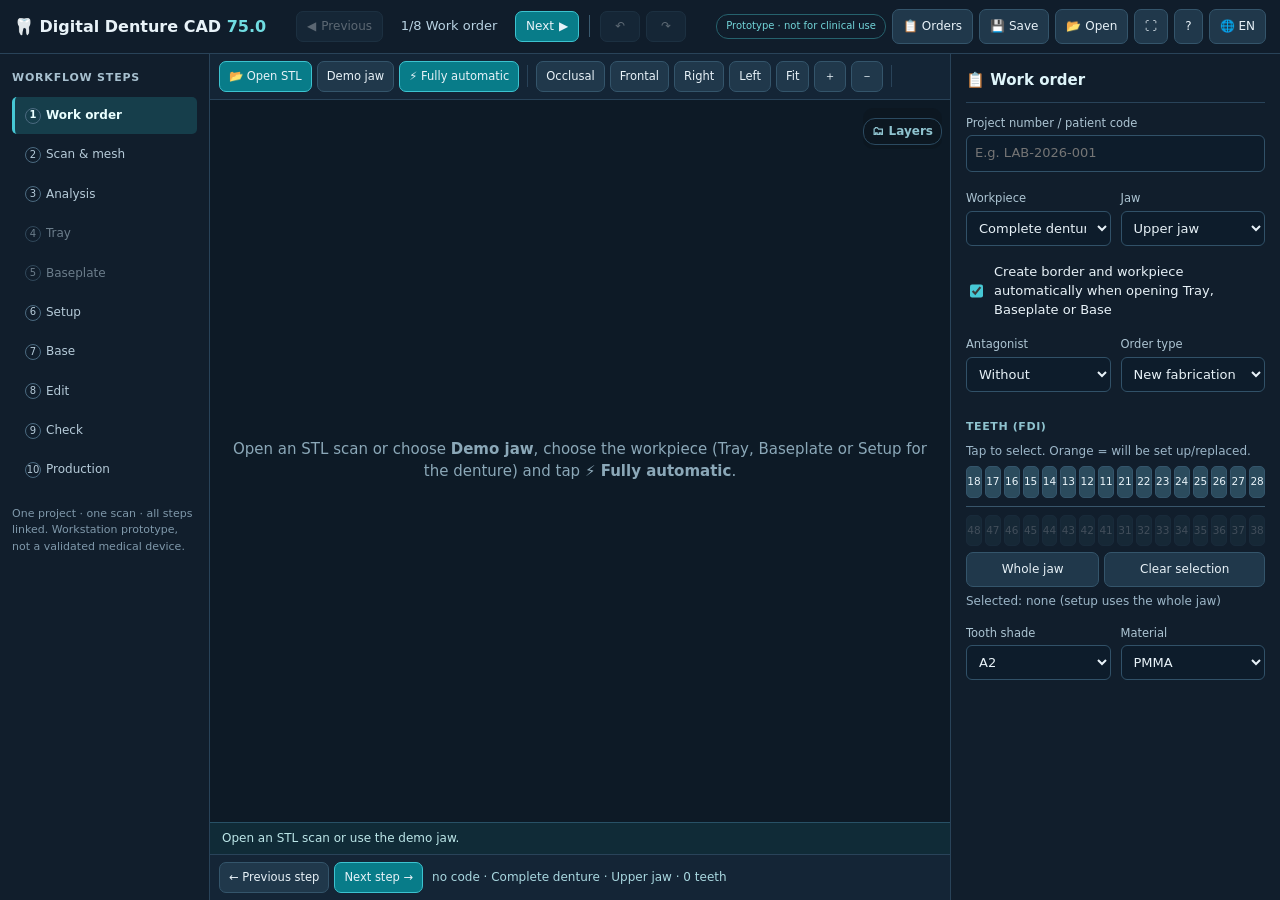
<file: index.html>
<!doctype html>
<html lang="nl">
<head>
<meta charset="utf-8">
<meta name="viewport" content="width=device-width,initial-scale=1,viewport-fit=cover">
<title>Digital Denture CAD 75.0</title>
<link rel="icon" href="data:image/svg+xml,%3Csvg xmlns=%22http://www.w3.org/2000/svg%22 viewBox=%220 0 100 100%22%3E%3Ctext y=%22.9em%22 font-size=%2290%22%3E🦷%3C/text%3E%3C/svg%3E">
<script>
// v71: taal vooraf bepalen; bij een andere taal dan Nederlands de pagina even verbergen tot de vertaling staat (geen flits)
try { (function () { var l = localStorage.getItem('ddcad.lang'); if (!l) { var b = ((navigator.languages || [navigator.language || 'nl'])[0] || 'nl').slice(0, 2).toLowerCase(); l = b === 'nl' || b === 'de' ? b : 'en'; } window.ddcadBootLang = l; if (l !== 'nl') { document.documentElement.classList.add('i18n-wait'); setTimeout(function () { document.documentElement.classList.remove('i18n-wait'); }, 3000); } })(); } catch (e) { window.ddcadBootLang = 'nl'; }
</script>
<link rel="stylesheet" href="css/app.css">
<script>
// Opstartcontrole: toont een duidelijke melding in plaats van een stil, niet-werkend scherm.
(function () {
  function T(nl, en, de) { var l = window.ddcadBootLang; return l === 'en' ? en : l === 'de' ? de : nl; }
  function bar(html) { var d = document.getElementById('bootError') || document.createElement('div'); d.id = 'bootError'; d.innerHTML = html; if (!d.parentNode) document.body.prepend(d); }
  if (location.protocol === 'file:') { addEventListener('DOMContentLoaded', function () { bar(T('<b>Het programma kan zo niet starten.</b> Je hebt <code>index.html</code> direct geopend. Browsers laden de modules dan niet. Open de online versie (GitHub Pages) of start een lokale webserver (zie README).', '<b>The program cannot start this way.</b> You opened <code>index.html</code> directly. Browsers do not load the modules then. Open the online version (GitHub Pages) or start a local web server (see README).', '<b>So kann das Programm nicht starten.</b> Sie haben <code>index.html</code> direkt geöffnet. Browser laden die Module dann nicht. Öffnen Sie die Online-Version (GitHub Pages) oder starten Sie einen lokalen Webserver (siehe README).')); }); return; }
  var shown = 0;
  function show(msg) { if (shown++ > 2) return; bar(T('<b>Er ging iets mis:</b> ', '<b>Something went wrong:</b> ', '<b>Etwas ist schiefgelaufen:</b> ') + String(msg).replace(/[<>&]/g, '') + T('<br>Ververs de pagina met <b>Ctrl + F5</b> (Mac: Cmd + Shift + R). Blijft het, stuur dan deze melding.', '<br>Reload the page with <b>Ctrl + F5</b> (Mac: Cmd + Shift + R). If it persists, please send this message.', '<br>Laden Sie die Seite mit <b>Strg + F5</b> neu (Mac: Cmd + Shift + R). Bleibt der Fehler, senden Sie bitte diese Meldung.')); }
  addEventListener('error', function (e) { if (e.message) show(e.message + (e.filename ? ' (' + e.filename.split('/').pop() + ':' + e.lineno + ')' : '')); else if (e.target && e.target.src) show(T('bestand niet geladen: ', 'file not loaded: ', 'Datei nicht geladen: ') + e.target.src.split('/').pop()); }, true);
  addEventListener('unhandledrejection', function (e) { var r = e.reason; if (r && r.code !== 'PASSWORD') show(r && r.message || r); });
  setTimeout(function () { if (!window.ddcad) show(T('het programma is na 15 seconden nog niet gestart (oude bestanden in de cache of geen verbinding).', 'the program has not started after 15 seconds (old files in the cache or no connection).', 'das Programm ist nach 15 Sekunden noch nicht gestartet (alte Dateien im Cache oder keine Verbindung).')); }, 15000);
})();
</script>
<script type="importmap">{ "imports": { "three": "./vendor/three.module.js?v=75.0", "./js/aes.js": "./js/aes.js?v=75.0", "./js/analysis.js": "./js/analysis.js?v=75.0", "./js/anatomy.js": "./js/anatomy.js?v=75.0", "./js/arrange.js": "./js/arrange.js?v=75.0", "./js/articulator.js": "./js/articulator.js?v=75.0", "./js/border.js": "./js/border.js?v=75.0", "./js/bvh.js": "./js/bvh.js?v=75.0", "./js/capsmooth.js": "./js/capsmooth.js?v=75.0", "./js/construct.js": "./js/construct.js?v=75.0", "./js/contacts.js": "./js/contacts.js?v=75.0", "./js/contour-edit.js": "./js/contour-edit.js?v=75.0", "./js/contour.js": "./js/contour.js?v=75.0", "./js/crowns.js": "./js/crowns.js?v=75.0", "./js/csg.js": "./js/csg.js?v=75.0", "./js/decimate.js": "./js/decimate.js?v=75.0", "./js/demo-dentate.js": "./js/demo-dentate.js?v=75.0", "./js/demo.js": "./js/demo.js?v=75.0", "./js/gingiva.js": "./js/gingiva.js?v=75.0", "./js/grind.js": "./js/grind.js?v=75.0", "./js/handoff.js": "./js/handoff.js?v=75.0", "./js/i18n-data.js": "./js/i18n-data.js?v=75.0", "./js/i18n.js": "./js/i18n.js?v=75.0", "./js/intaglio.js": "./js/intaglio.js?v=75.0", "./js/isofield.js": "./js/isofield.js?v=75.0", "./js/isosheet.js": "./js/isosheet.js?v=75.0", "./js/library.js": "./js/library.js?v=75.0", "./js/main.js": "./js/main.js?v=75.0", "./js/mesh.js": "./js/mesh.js?v=75.0", "./js/meshcheck.js": "./js/meshcheck.js?v=75.0", "./js/off.js": "./js/off.js?v=75.0", "./js/offset.js": "./js/offset.js?v=75.0", "./js/orders-ui.js": "./js/orders-ui.js?v=75.0", "./js/orders.js": "./js/orders.js?v=75.0", "./js/parts.js": "./js/parts.js?v=75.0", "./js/prep.js": "./js/prep.js?v=75.0", "./js/preview.js": "./js/preview.js?v=75.0", "./js/scan-edit.js": "./js/scan-edit.js?v=75.0", "./js/sculpt.js": "./js/sculpt.js?v=75.0", "./js/setup-tools.js": "./js/setup-tools.js?v=75.0", "./js/setup.js": "./js/setup.js?v=75.0", "./js/shell.js": "./js/shell.js?v=75.0", "./js/steps/contour-tools.js": "./js/steps/contour-tools.js?v=75.0", "./js/steps/handle-tools.js": "./js/steps/handle-tools.js?v=75.0", "./js/steps/scan-tools.js": "./js/steps/scan-tools.js?v=75.0", "./js/stl.js": "./js/stl.js?v=75.0", "./js/teeth.js": "./js/teeth.js?v=75.0", "./js/trim.js": "./js/trim.js?v=75.0", "./js/unzip.js": "./js/unzip.js?v=75.0", "./js/version.js": "./js/version.js?v=75.0", "./js/viewer.js": "./js/viewer.js?v=75.0", "./js/wax.js": "./js/wax.js?v=75.0", "./js/zip.js": "./js/zip.js?v=75.0", "./vendor/Line2.js": "./vendor/Line2.js?v=75.0", "./vendor/LineGeometry.js": "./vendor/LineGeometry.js?v=75.0", "./vendor/LineMaterial.js": "./vendor/LineMaterial.js?v=75.0", "./vendor/LineSegments2.js": "./vendor/LineSegments2.js?v=75.0", "./vendor/LineSegmentsGeometry.js": "./vendor/LineSegmentsGeometry.js?v=75.0", "./vendor/OrbitControls.js": "./vendor/OrbitControls.js?v=75.0", "./vendor/TransformControls.js": "./vendor/TransformControls.js?v=75.0", "./vendor/manifold.js": "./vendor/manifold.js?v=75.0", "./vendor/three-mesh-bvh.module.js": "./vendor/three-mesh-bvh.module.js?v=75.0", "./vendor/three.core.js": "./vendor/three.core.js?v=75.0", "./vendor/three.module.js": "./vendor/three.module.js?v=75.0" } }</script>
</head>
<body>
<header>
  <div class="brand">🦷 Digital Denture CAD <span>75.0</span></div>
  <nav class="stepnav" aria-label="Stappen">
    <button id="hdrPrev" title="Vorige stap">◀<span class="lbl"> Vorige</span></button>
    <span id="hdrStep" class="hdrstep"></span>
    <button id="hdrNext" class="primary" title="Volgende stap"><span class="lbl">Volgende </span>▶</button>
    <span class="sep"></span>
    <button id="hdrUndo" title="Ongedaan maken in deze stap (Ctrl+Z)">↶</button>
    <button id="hdrRedo" title="Opnieuw in deze stap (Ctrl+Y)">↷</button>
  </nav>
  <div class="header-actions">
    <span class="badge">Prototype · niet voor klinisch gebruik</span>
    <a class="btn" href="orders.html" title="3Shape-export inlezen en controleren">📋 Orders</a>
    <button id="saveProject" title="Project opslaan (Ctrl+S)">💾 Opslaan</button>
    <label class="btn" title="Project openen">📂 Openen<input id="openProject" type="file" accept=".json,.ddcad" hidden></label>
    <button id="focusBtn" title="Werkruimte vergroten (F)">⛶</button>
    <button id="helpBtn" title="Hulp en sneltoetsen (?)">?</button>
  </div>
</header>
<nav id="mobileSteps" aria-label="Werkstappen"></nav>
<main>
  <aside id="left" aria-label="Werkstappen">
    <h2>Werkstappen</h2>
    <ol id="steps"></ol>
    <p class="fineprint">Eén project · één scan · alle stappen gekoppeld. Werkstationprototype, geen gevalideerd medisch hulpmiddel.</p>
  </aside>

  <section class="workspace">
    <div class="toolbar" role="toolbar" aria-label="Weergave">
      <label class="btn primary">📂 Open STL<input id="fileScan" type="file" accept=".stl" hidden></label>
      <button id="demoBtn" title="Laad een anatomische demo-kaak (boven- of onderkaak volgens de opdrachtbon)">Demo-kaak</button>
      <button id="autoAll" class="primary" title="Referentiepunten, analyse, omtrek en werkstuk in één keer, volgens de opdrachtbon">⚡ Alles automatisch</button>
      <span class="sep"></span>
      <button data-view="occlusal" title="Occlusaal aanzicht (1)">Occlusaal</button>
      <button data-view="front" title="Frontaal aanzicht (2)">Frontaal</button>
      <button data-view="right" title="Rechts (3)">Rechts</button>
      <button data-view="left" title="Links (4)">Links</button>
      <button id="fitBtn" title="Pas beeld aan (0)">Passend</button>
      <button id="zoomIn" aria-label="Inzoomen">＋</button>
      <button id="zoomOut" aria-label="Uitzoomen">－</button>
      <span class="sep"></span>
    </div>

    <div id="contourBar" class="toolbar sub hide" role="toolbar" aria-label="Plaatomtrek">
      <button id="contourAuto" title="Omtrek automatisch volgens de anatomie (plooi, frenula, A-lijn / retromolaire pad)">🧭 Automatisch</button>
      <button id="contourToggle" aria-pressed="false" title="Tekenen met vinger of muis: hele omtrek in één beweging, of begin op de lijn om een stuk over te tekenen">✏️ Teken</button>
      <button id="contourSmooth" disabled title="Strijkt de hele omtrek iets gladder (nog eens tikken = gladder)">〰 Glad</button>
      <button id="contourUndo" disabled>↶ Terug</button>
      <button id="contourRedo" disabled>↷ Vooruit</button>
      <button id="contourClear" disabled>Wis omtrek</button>
      <button id="contourCrop" disabled>↓ Uitgesneden scan</button>
      <label class="inline-field" title="Bij slepen gaat de lijn binnen deze afstand vloeiend mee (0 = alleen de plek onder je vinger)">Meeneemzone <input id="contourSoft" type="number" class="tiny" min="0" max="10" step="0.5" value="3" data-persist> mm</label>
      <span id="contourStatus" class="hint" role="status"></span>
    </div>

    <div id="viewport">
      <details class="layers-panel" id="layersPanel">
        <summary>🗂 Lagen</summary>
        <div class="layer-row"><label><input type="checkbox" id="layerScan" checked> Scan</label><input type="range" id="opScan" min="0" max="100" value="100" aria-label="Doorzichtigheid scan"></div>
        <div class="layer-row"><label title="Met een werkstuk: het deel van de scan buiten de plaatrand doorschijnend (0 = scan precies op de plaatrand afgeknipt, 100 = originele scan)"><input type="checkbox" id="layerOutside" checked> Scan buiten de rand</label><input type="range" id="opOutside" min="0" max="100" value="20" aria-label="Doorzichtigheid scan buiten de plaatrand"></div>
        <div class="layer-row parts-layer hide"><label><input type="checkbox" id="layerParts" checked> Steg</label><input type="range" id="opParts" min="0" max="100" value="100" aria-label="Doorzichtigheid steg"></div>
        <div class="layer-row"><label><input type="checkbox" id="layerWax" checked> Was</label><input type="range" id="opWax" min="0" max="100" value="85" aria-label="Doorzichtigheid was"></div>
        <div class="layer-row"><label><input type="checkbox" id="layerPlates" checked> Design</label><input type="range" id="opPlates" min="0" max="100" value="100" aria-label="Doorzichtigheid design"></div>
        <div class="layer-row"><label><input type="checkbox" id="layerTeeth" checked> Tanden</label><input type="range" id="opTeeth" min="0" max="100" value="100" aria-label="Doorzichtigheid tanden"></div>
        <div class="layer-row"><label><input type="checkbox" id="layerAntagonist" checked> Antagonist</label><input type="range" id="opAntagonist" min="0" max="100" value="60" aria-label="Doorzichtigheid antagonist"></div>
      </details>

      <div id="modeChip" class="hide"><span id="modeText"></span><button id="modeExit" title="Terug naar draaien (Esc)">✕</button></div>
      <div id="vUndoBar" class="vundo hide"><button id="vUndo" title="Ongedaan maken in deze stap (Ctrl+Z)" aria-label="Ongedaan maken">↶</button><button id="vRedo" title="Opnieuw in deze stap (Ctrl+Y)" aria-label="Opnieuw">↷</button></div>
      <div id="emptyHint"><span>Open een STL-scan of kies <b>Demo-kaak</b>, kies het werkstuk (Lepel, Beetplaat of Opstelling voor de prothese) en tik op <b>⚡ Alles automatisch</b>.</span></div>
      <div id="busy" class="hide"><div class="spinner"></div><span id="busyText">Bezig…</span></div>
    </div>
    <div id="status" role="status" aria-live="polite">Open een STL-scan of gebruik de demo-kaak.</div>
    <div class="toolbar foot">
      <button id="prevStep">← Vorige stap</button>
      <button id="nextStep" class="primary">Volgende stap →</button>
      <span id="summary" class="hint"></span>
    </div>
  </section>

  <aside id="right" aria-label="Instellingen">
    <!-- 1. Opdrachtbon -->
    <section class="panel" data-panel="opdracht">
      <h3>📋 Opdrachtbon</h3>
      <div class="field"><label for="caseName">Projectnummer / patiëntcode</label><input id="caseName" placeholder="Bijv. LAB-2026-001" data-persist></div>
      <div class="grid2">
        <div class="field"><label for="work">Werkstuk</label><select id="work" data-persist><option value="lepel">Individuele lepel</option><option value="beetplaat">Beetplaat</option><option value="prothese" selected>Volledige prothese</option><option value="partieel">Partiële prothese</option></select></div>
        <div class="field"><label for="jaw">Kaak</label><select id="jaw" data-persist><option value="boven">Bovenkaak</option><option value="onder">Onderkaak</option></select></div>
      </div>
      <label class="check"><input type="checkbox" id="autoOnStep" checked data-persist> Rand en werkstuk automatisch maken bij het openen van Lepel, Beetplaat of Basis</label>
      <div class="grid2">
        <div class="field"><label for="ant">Antagonist</label><select id="ant" data-persist><option value="geen">Zonder</option><option value="aanwezig">Met antagonist</option></select></div>
        <div class="field"><label for="orderType">Type opdracht</label><select id="orderType" data-persist><option>Nieuwe vervaardiging</option><option>Vervanging elementen</option><option>Reparatie / uitbreiding</option><option>Duplicaatprothese</option></select></div>
      </div>
      <h4>Elementen (FDI)</h4>
      <p class="sub">Tik om te selecteren. Oranje = wordt opgesteld/vervangen.</p>
      <div id="toothmap"></div>
      <div class="actions"><button id="selectJaw">Hele kaak</button><button id="clearTeeth">Wis selectie</button></div>
      <p id="selection" class="sub"></p>
      <div class="grid2">
        <div class="field"><label for="shade">Tandkleur</label><select id="shade" data-persist><option>A1</option><option selected>A2</option><option>A3</option><option>A3.5</option><option>B1</option><option>B2</option><option>C2</option><option>D2</option></select></div>
        <div class="field"><label for="toothMaterial">Materiaal</label><select id="toothMaterial" data-persist><option>PMMA</option><option>Composiet</option><option>Voorgefabriceerd</option></select></div>
      </div>
    </section>

    <!-- 2. Scan & mesh -->
    <section class="panel" data-panel="scan">
      <h3>📐 Scan &amp; mesh</h3>
      <div id="scanInfo" class="note">Nog geen scan geladen.</div>
      <div id="partsBox" class="parts-box hide">
        <h4>🔩 Steg en andere onderdelen</h4>
        <p class="sub">In deze STL zit een apart, gesloten deel naast de kaak (zoals een steg op implantaten). <b>Over de steg</b>: lepel, beetplaat en basis krijgen een kap over de steg; de ruimte onder de steg wordt uitgespaard (geen ondersnijding), zodat het werkstuk erop past. <b>Zonder steg</b>: het werkstuk ligt alleen op de kaak; de steg blijft doorzichtig zichtbaar.</p>
        <div id="partsList"></div>
      </div>
      <h4>🔻 Vereenvoudigen (grote scans)</h4>
      <p class="sub">Haalt overbodige punten weg op vlakke plekken, zodat lepel en beetplaat ook op een zware scan lukken. Alleen originele scanpunten blijven over, de rand blijft exact en elk weggehaald punt ligt aantoonbaar binnen de ingestelde afwijking.</p>
      <div class="grid2">
        <div class="field"><label for="simpTol">Max. afwijking (mm)</label><input id="simpTol" type="number" min="0.002" max="0.05" step="0.002" value="0.01" data-persist></div>
        <div class="field"><label for="simpTarget">Streefaantal facetten</label><input id="simpTarget" type="number" min="20000" max="2000000" step="10000" value="300000" data-persist></div>
      </div>
      <label class="check"><input type="checkbox" id="simpAuto" checked data-persist> Scans boven 400.000 facetten automatisch vereenvoudigen bij openen</label>
      <button id="simpRun">🔻 Vereenvoudig scan</button>
      <div id="simpReport" class="note"></div>
<h4>✂️ Scan bewerken</h4>
      <div class="seg" role="group" aria-label="Scangereedschap"><button data-scantool="lasso" aria-pressed="false">✂️ Lasso</button><button data-scantool="erase" aria-pressed="false">🧽 Gum</button><button data-scantool="smooth" aria-pressed="false">🪄 Gladmaken</button></div>
      <div class="actions"><button id="scanEditUndo">↶ Terug</button><button id="scanEditRedo">↷ Vooruit</button></div>
      <div class="grid2">
        <div class="field"><label for="scanLassoMode">Lasso</label><select id="scanLassoMode" data-persist><option value="cut">Weg: binnen de lijn</option><option value="keep">Houd alleen binnen de lijn</option></select></div>
        <div class="field"><label for="scanBrush">Penseel (mm)</label><input id="scanBrush" type="range" min="0.5" max="8" step="0.5" value="2.5" data-persist></div>
        <div class="field"><label for="scanSmooth">Gladmaken (sterkte)</label><input id="scanSmooth" type="range" min="1" max="12" step="1" value="4" data-persist></div>
      </div>
      <label class="check"><input type="checkbox" id="scanFront" checked data-persist> Lasso alleen op de zichtbare kant (uit = door en door)</label>
      <div class="field"><label for="scanCut">Sokkel afsnijden op <span id="scanCutVal" class="mono">12,0 mm</span> onder de kam</label><input id="scanCut" type="range" min="2" max="30" step="0.5" value="12" data-persist></div>
      <div class="actions"><button id="scanCutShow">Vlak tonen</button><button id="scanCutBtn" class="primary">Afsnijden</button><button id="scanIslands">Losse delen weg</button><button id="scanHoles">Gaten dichten</button><button id="scanTidy" title="Franjes aan de rand weg en smalle inhammen dicht (instellingen bij Scan voorbereiden)">Rand strak maken</button></div>
      <p class="sub">Alles is terug te draaien met ↶ Terug (onderaan dit paneel). Lepel, beetplaat en basis worden na een bewerking automatisch opnieuw gemaakt; de opstelling blijft staan.</p>
            <h4>🧹 Scan voorbereiden</h4>
      <p class="sub">Analyseert en repareert de scan (losse delen, spikes, dubbele/kapotte facetten, kleine gaten), snijdt hem bij tot het prothesegebied plus marge (sokkel, wang, tong en artefacten eruit) en vult een niet-gescande plooi aan. Scanpunten worden nooit verschoven.</p>
      <div class="grid2">
        <div class="field"><label for="prepMargin">Marge buiten de plooi (mm)</label><input id="prepMargin" type="number" min="1" max="15" step="0.5" value="4" data-persist></div>
        <div class="field"><label for="prepExtend">Aanvullen tot (mm)</label><input id="prepExtend" type="number" min="0" max="15" step="0.5" value="8" data-persist></div>
      </div>
      <div class="grid2">
        <div class="field"><label for="prepFringe" title="Dunne tongetjes, draadjes en haakjes aan de scanrand (scanruis, wang, tong) die smaller zijn dan dit verdwijnen. 0 = uit.">Franjes weg tot (mm breed)</label><input id="prepFringe" type="number" min="0" max="8" step="0.5" value="3" data-persist></div>
        <div class="field"><label for="prepNotch" title="Een smalle inham in de rand (bijvoorbeeld een gat in het front) tot deze breedte wordt dichtgemaakt. 0 = uit.">Inhammen dicht tot (mm breed)</label><input id="prepNotch" type="number" min="0" max="15" step="0.5" value="10" data-persist></div>
      </div>
      <label class="check"><input type="checkbox" id="prepTrim" checked data-persist> Automatisch bijsnijden</label>
      <label class="check"><input type="checkbox" id="prepComplete" checked data-persist> Ontbrekende plooi aanvullen (ontworpen deel paars)</label>
      <button id="prepRun" class="primary wide">🧹 Scan voorbereiden</button>
      <div id="prepReport" class="note"></div>
      <h4>Kwaliteit en reparatie (handmatig)</h4>
      <div class="actions"><button id="meshQA">🔎 Analyseer</button><button id="meshRepair" class="primary">🛠 Repareer</button></div>
      <label class="check"><input type="checkbox" id="repairFill" checked data-persist> Gaten dichten (buitenrand open laten)</label>
      <div id="meshReport" class="note mono"></div>
      <h4>Bestaand product als basis</h4>
      <p class="sub">Gesloten lepel, beetplaat of beetwal (bijv. een 3Shape-export)? Haal de weefselzijde eruit en gebruik die als scan voor een nieuwe lepel of beetplaat.</p>
      <div class="field"><label for="intaglioSide">Weefselzijde ligt</label><select id="intaglioSide" data-persist><option value="-1">onder (−Z) · 3Shape-export, occlusaal boven</option><option value="1">boven (+Z)</option></select></div>
      <button id="intaglioBtn">🦷 Weefselzijde uit product halen</button>
      <div id="intaglioInfo" class="sub"></div>
      <h4>Transformeren</h4>
      <div class="field"><label>Verplaatsen X / Y / Z (mm)</label><div class="row3"><input id="moveX" type="number" step="0.5" value="0"><input id="moveY" type="number" step="0.5" value="0"><input id="moveZ" type="number" step="0.5" value="0"></div></div>
      <button id="meshMove">↔ Verplaats</button>
      <div class="field"><label>Roteren om as (graden)</label><div class="row2"><select id="rotateAxis"><option value="0">X-as</option><option value="1">Y-as</option><option value="2" selected>Z-as</option></select><input id="rotateDegrees" type="number" step="5" value="90"></div></div>
      <button id="meshRotate">⟳ Roteer</button>
      <div class="grid2">
        <div class="field"><label for="meshScale">Schaalfactor</label><input id="meshScale" type="number" min="0.01" max="100" step="0.01" value="1"></div>
        <div class="field"><label for="meshAxis">Spiegelas</label><select id="meshAxis"><option value="0">X</option><option value="1">Y</option><option value="2">Z</option></select></div>
      </div>
      <div class="actions"><button id="meshScaleBtn">Schaal</button><button id="meshMirror">Spiegel</button><button id="meshFlip">Normalen om</button><button id="meshCenter">Centreer</button></div>
      <div class="actions"><button id="meshUndo">↶ Terug</button><button id="meshRedo">↷ Vooruit</button><button id="meshExport">↓ Scan als STL</button></div>
      <h4>Antagonist</h4>
      <div class="actions"><label class="btn">📂 Antagonist-STL<input id="fileAntagonist" type="file" accept=".stl" hidden></label><button id="antDemo">Demo-antagonist</button><button id="antRemove">Verwijder</button></div>
      <div id="antInfo" class="sub">Geen antagonist geladen.</div>
      <p class="note">Bewerkingen werken op de resolutie van de geladen scan. Alleen boven 400.000 facetten wordt de scan vereenvoudigd (instelbaar hierboven, standaard max. 0,01 mm afwijking); ↶ Terug zet de originele scan terug.</p>
    </section>

    <!-- 3. Analyse -->
    <section class="panel" data-panel="analyse">
      <h3>🔍 Analyse</h3>
      <h4>Occlusale richting</h4>
      <div class="actions"><button id="axisAuto">Automatisch</button><button id="axisView">= kijkrichting</button><button id="axisFlip">Omkeren</button></div>
      <div id="axisInfo" class="sub"></div>
      <h4>Kamlijn-referentiepunten</h4>
      <p class="sub">Rechts distaal, midden (incisief) en links distaal op de kam. Bepalen de tandboog, beetwal en het handvat.</p>
      <div class="actions"><button id="lmAuto" class="primary">Automatisch</button><button data-landmark="R" class="lm r">● Rechts</button><button data-landmark="M" class="lm m">● Midden</button><button data-landmark="L" class="lm l">● Links</button><button id="lmClear">Wis</button></div>
      <div id="lmInfo" class="sub"></div>
      <h4>🧭 Anatomie &amp; weefsel</h4>
      <p class="sub">Zoekt de plooi (vestibulum), frenula, A-lijn/hamulus of retromolaire pad en deelt het weefsel in volgens de prothetiekliteratuur.</p>
      <div class="actions"><button id="anaRun" class="primary">🧭 Analyseer kaak</button><label class="check inline"><input type="checkbox" id="anaShow" checked> Toon weefselkaart</label></div>
      <div id="anaLegend" class="legend hide"><span class="z1">drukdragend</span><span class="z2">secundair</span><span class="z3">ontlasten</span><span class="z4">afsluiting</span><span class="z5">plooi/rand</span></div>
      <div id="anaInfo" class="note-inline"></div>
      <details id="anaIdealBox" class="hide"><summary>Scan aanpassen richting ideaal</summary>
        <label class="check"><input type="checkbox" id="anaSmooth" checked data-persist> Gladmaken (scanruis en kleine putjes)</label>
        <label class="check"><input type="checkbox" id="anaRelief" checked data-persist> Ontlasten: papil <input id="anaReliefPap" type="number" class="tiny" min="0" max="2" step="0.1" value="1.0" data-persist> mm, raphe/torus/scherpe richels <input id="anaReliefOther" type="number" class="tiny" min="0" max="2" step="0.1" value="0.5" data-persist> mm</label>
        <label class="check"><input type="checkbox" id="anaPostDam" data-persist> Post-dam (alleen bovenkaak, beetplaat/basis) <input id="anaPostDamMm" type="number" class="tiny" min="0" max="1.5" step="0.1" value="0.8" data-persist> mm</label>
        <button id="anaIdeal">✨ Pas scan aan</button>
        <p class="sub">Ontlasten verschuift het scanoppervlak naar de plaat toe (ruimte in de plaat); post-dam drukt een smalle band iets in (afsluitrand). ↶ Terug bij Scan &amp; mesh zet de originele scan terug.</p>
      </details>
      <h4>Ondersnijdingen en was</h4>
      <div class="actions"><button id="undercutRun">Toon ondersnijdingen</button><button id="undercutClear">Verberg</button></div>
      <div id="undercutInfo" class="sub">Rood = niet bereikbaar langs de insteekas (occlusale richting).</div>
      <div class="field"><label for="waxAngle">Uitblokhoek (°)</label><input id="waxAngle" type="number" min="0.5" max="15" step="0.5" value="2" data-persist></div>
      <div class="actions"><button id="waxRun" class="primary">🕯 Ondersnijdingen opvullen met was</button><button id="waxClear">Wis was</button></div>
      <div class="actions"><button id="waxEdit" aria-pressed="false">✋ Was bewerken</button><button data-wax="add" class="wtool" aria-pressed="true">Toevoegen</button><button data-wax="remove" class="wtool">Wegnemen</button><button data-wax="smooth" class="wtool">Gladmaken</button></div>
      <div class="grid2">
        <div class="field"><label for="waxRadius">Penseel (mm)</label><input id="waxRadius" type="range" min="0.5" max="8" step="0.5" value="2.5" data-persist></div>
        <div class="field"><label for="waxStrength">Sterkte</label><input id="waxStrength" type="range" min="0.02" max="1" step="0.02" value="0.15" data-persist></div>
      </div>
      <div class="actions"><button id="waxUndo">↶ Terug</button><button id="waxRedo">↷ Vooruit</button></div>
      <div id="waxInfo" class="sub">De was ligt boven de scan (oranje); de plaat wordt op scan + was gebouwd. Waar geen was ligt, is het pasvlak exact de scan.</div>
      <h4>Markeringen in 3D</h4>
      <div class="actions"><button data-mark="boundary" class="mk b">Randlijn</button><button data-mark="bar" class="mk s">Steg</button><button data-mark="reference" class="mk p">Referentiepunt</button></div>
      <div class="actions"><button id="markUndo">↶ Terug</button><button id="markRedo">↷ Vooruit</button><button id="markClear">Wis alles</button></div>
      <div id="markInfo" class="sub">Markeringen liggen op het scanoppervlak en draaien mee.</div>
      <label class="check"><input id="undercutsReviewed" type="checkbox" data-persist> Ondersnijdingen beoordeeld</label>
      <label class="check"><input id="landmarksReviewed" type="checkbox" data-persist> Anatomische referenties beoordeeld</label>
    </section>

    <!-- 4. Lepel -->
    <section class="panel" data-panel="lepel">
      <h3>🥄 Individuele lepel</h3>
      <p class="sub">Omtrek: 🧭 Automatisch, of ✏️ Teken op de scan (werkbalk boven het beeld). Sleep de lijn om hem bij te stellen.</p>
      <div class="field part-field hide"><label for="lepelPart">Steg</label><select id="lepelPart" class="part-pick"><option value="scan">Over de steg (hoort bij de scan)</option><option value="apart">Zonder steg (alleen op de kaak)</option></select></div>
      <div class="grid2">
        <div class="field"><label for="lepelGap">Ruimte afdrukmateriaal (mm)</label><input id="lepelGap" type="number" min="0" max="6" step=".25" value="2" data-persist></div>
        <div class="field"><label for="lepelWall">Lepeldikte (mm)</label><input id="lepelWall" type="number" min="1.5" max="6" step=".1" value="2.5" data-persist></div>
      </div>
      <div class="grid2">
        <div class="field"><label for="lepelEdge">Rand</label><select id="lepelEdge" data-persist><option value="auto" selected>Automatisch</option><option value="edge">Langs de scanrand</option><option value="anatomy">Volgens de anatomie</option></select></div>
        <div class="field"><label for="lepelEdgeInset">Afstand tot scanrand (mm)</label><input id="lepelEdgeInset" type="number" min="0" max="10" step=".25" value="0" data-persist></div>
      </div>
      <p class="sub">Automatisch: houdt de scan op vóór de plooi (intraorale scan met tanden, strak bijgesneden model), dan loopt de lepel tot de scanrand. Anders 2 mm korter dan de plooi volgens de anatomie.</p>
      <label class="check"><input type="checkbox" id="lepelHandle" checked data-persist> Handvat (vereist referentiepunten)</label>
      <div class="grid2">
        <div class="field"><label for="handleHeight">Handvathoogte (mm)</label><input id="handleHeight" type="number" min="5" max="35" step="0.5" value="14" data-persist></div>
        <div class="field"><label for="handleWidth">Handvatbreedte (mm)</label><input id="handleWidth" type="number" min="5" max="25" step="0.5" value="14" data-persist></div>
        <div class="field"><label for="handleReach">Naar voren (mm)</label><input id="handleReach" type="number" min="0" max="30" step="0.5" value="4" data-persist></div>
        <div class="field"><label for="handleThick">Dikte (mm)</label><input id="handleThick" type="number" min="2" max="6" step="0.25" value="3" data-persist></div>
        <div class="field"><label for="handleYaw">Zijwaarts (°)</label><input id="handleYaw" type="number" min="-60" max="60" step="1" value="0" data-persist></div>
        <input id="handleBend" type="hidden" value="60" data-persist>
      </div>
      <div class="actions"><button id="handleEdit" aria-pressed="false">✋ Handvat vormen</button></div>
      <div class="seg" role="group" aria-label="Vorm handvat"><button type="button" data-hpreset="recht">Recht</button><button type="button" data-hpreset="schuin">Schuin</button><button type="button" data-hpreset="l">L-vorm</button></div>
      <p class="sub">✋ Handvat vormen: sleep de oranje bol aan de punt met één vinger (hoogte, naar voren, zijwaarts). Twee vingers op het handvat: knijpen = breedte, draaien = zijwaarts. Loslaten = opnieuw opbouwen.</p>
      <label class="check"><input type="checkbox" id="lepelStops" checked data-persist> Weefselstops op referentiepunten</label>
      <label class="check"><input type="checkbox" id="lepelPerforated" data-persist> Geperforeerd (Ø 2 mm, raster 6 mm)</label>
      <label class="check"><input type="checkbox" id="lepelReverse" data-persist> Opbouwrichting omkeren</label>
      <button id="lepelBuild" class="primary wide">Genereer lepel</button>
      <div id="lepelResult" class="result"></div>
    </section>

    <!-- 5. Beetplaat -->
    <section class="panel" data-panel="beetplaat">
      <h3>📏 Beetplaat</h3>
      <div class="field part-field hide"><label for="beetPart">Steg</label><select id="beetPart" class="part-pick"><option value="scan">Over de steg (hoort bij de scan)</option><option value="apart">Zonder steg (alleen op de kaak)</option></select></div>
      <div class="grid2">
        <div class="field"><label for="beetWall">Basisdikte (mm)</label><input id="beetWall" type="number" min="1.5" max="6" step=".1" value="2" data-persist></div>
        <div class="field"><label for="beetGap">Afstand tot scan (mm)</label><input id="beetGap" type="number" min="0" max="3" step=".05" value="0" data-persist></div>
      </div>
      <div class="grid2">
        <div class="field"><label for="beetEdge">Rand</label><select id="beetEdge" data-persist><option value="auto" selected>Automatisch</option><option value="edge">Langs de scanrand</option><option value="anatomy">Volgens de anatomie</option></select></div>
        <div class="field"><label for="beetEdgeInset">Afstand tot scanrand (mm)</label><input id="beetEdgeInset" type="number" min="0" max="10" step=".25" value="0" data-persist></div>
      </div>
      <p class="sub">Automatisch: houdt de scan op vóór de plooi (intraorale scan, 3Shape-weefselzijde of strak bijgesneden model), dan loopt de beetplaat precies tot de scanrand: plaatrand = scanrand. Anders tot in de plooi volgens de anatomie.</p>
      <label class="check"><input type="checkbox" id="beetSeal" checked data-persist> Rand ligt op de scan (bij afstand &gt; 0 loopt de afstand aan de rand naar 0 mm)</label>
      <div class="field"><label for="beetSealWidth">Breedte van die randzone (mm)</label><input id="beetSealWidth" type="number" min=".5" max="6" step=".5" value="2" data-persist></div>
      <div class="field"><label for="biteFit">Aansluiting</label><select id="biteFit" data-persist><option value="exact">Exact op scan (was wordt meegenomen als die er is)</option><option value="block">Ondersnijdingen automatisch met was opvullen</option></select></div>
      <div class="field hide"><label for="biteDraft">Uitblokhoek</label><input id="biteDraft" type="number" value="2"></div>
      <label class="check"><input type="checkbox" id="rimOn" data-persist> Met beetwal (vereist referentiepunten)</label>
      <div id="rimFields">
      <div class="grid2">
        <div class="field"><label for="rimWidth">Walbreedte zijdelings (mm)</label><input id="rimWidth" type="number" min="4" max="14" step=".5" value="8" data-persist></div>
        <div class="field"><label for="rimFrontWidth">Walbreedte front (mm)</label><input id="rimFrontWidth" type="number" min="3" max="12" step=".5" value="5" data-persist></div>
      </div>
      <label class="check"><input type="checkbox" id="rimRule" checked data-persist> Volgens de regels: wal op de toekomstige tandpositie (kamlijn) en hoogte volgens de plooiregel (BK 22/18 mm, OK 18 mm / ⅔ pad)</label>
      <div class="field"><label for="rimHeight">Walhoogte boven kam (mm, zonder regels)</label><input id="rimHeight" type="number" min="4" max="22" step=".5" value="10" data-persist></div>
      <div class="field part-field hide"><label for="rimOverCap" title="De beetwal blijft minstens zoveel boven de kap over de steg. Komt de kap hoger, dan gaat de hele wal evenveel omhoog (het occlusievlak blijft evenwijdig).">Wal boven de kap over de steg (mm)</label><input id="rimOverCap" type="number" min="0" max="8" step=".5" value="2" data-persist></div>
      </div>
      <label class="check"><input type="checkbox" id="beetHandle" data-persist> Handvat</label>
      <div class="actions"><button id="beetHandleEdit" aria-pressed="false">✋ Handvat vormen</button></div>
      <div class="seg" role="group" aria-label="Vorm handvat"><button type="button" data-hpreset="recht">Recht</button><button type="button" data-hpreset="schuin">Schuin</button><button type="button" data-hpreset="l">L-vorm</button></div>
      <label class="check"><input type="checkbox" id="beetReverse" data-persist> Opbouwrichting omkeren</label>
      <button id="beetBuild" class="primary wide">Genereer beetplaat</button>
      <div id="beetResult" class="result"></div>
    </section>

    <!-- 6. Opstelling -->
    <section class="panel" data-panel="opstelling">
      <h3>🦷 Tandopstelling in 3D</h3>
      <p class="sub">Ingebouwde anatomische tanden of je eigen tandenbibliotheek (exocad-indeling). Elementen uit de opdrachtbon; zonder selectie de hele kaak.</p>
      <details class="libbox">
        <summary>📚 Tandenbibliotheek importeren</summary>
        <p class="sub">Kies de ZIP van de bibliotheek (ook een ZIP in een ZIP of met wachtwoord) of de uitgepakte map. Verwacht: <code>&lt;set&gt;/upperjaw/1.eoff … 8.eoff</code>, <code>lowerjaw/…</code> en <code>metadata/&lt;set&gt;/upperjaw.xml</code> (ideale opstelling). Alles blijft op dit apparaat; er gaat niets naar een server.</p>
        <div class="field"><label for="libPassword">Wachtwoord (alleen bij een versleutelde ZIP)</label><input id="libPassword" type="password" autocomplete="off" placeholder="leeg laten als er geen is"></div>
        <div class="actions"><label class="button primary">ZIP of bestanden kiezen<input id="libFile" type="file" accept=".zip,.eoff,.off,.xml,.stl" multiple hidden></label><label class="button">Map kiezen<input id="libFolder" type="file" webkitdirectory multiple hidden></label></div>
        <div id="libProgress" class="sub mono"></div>
        <div id="libList" class="liblist"></div>
      </details>
      <div class="field"><label for="concept">Opstelconcept</label><select id="concept" data-persist><option value="gysi">Gysi – bilateraal gebalanceerd</option><option value="gerber">Gerber – condyloform/lingualiseerd</option><option value="lingual">Lingualiseerde occlusie</option><option value="monoplane">Monoplane (vlakke knobbels)</option><option value="custom">Individueel</option></select></div>
      <div id="customConcept" class="grid2 hide">
        <div class="field"><label for="cSpee">Spee-curve (mm)</label><input id="cSpee" type="number" min="0" max="4" step=".25" value="1" data-persist></div>
        <div class="field"><label for="cWilson">Wilson-hoek (°)</label><input id="cWilson" type="number" min="0" max="20" step="1" value="5" data-persist></div>
        <div class="field"><label for="cLabial">Labiale inclinatie (°)</label><input id="cLabial" type="number" min="-5" max="25" step="1" value="8" data-persist></div>
        <div class="field"><label for="cCusp">Knobbelhoogte (0–1,2)</label><input id="cCusp" type="number" min="0" max="1.2" step=".05" value=".8" data-persist></div>
      </div>
      <div class="grid2">
        <div class="field"><label for="toothLib">Tandvormen</label><select id="toothLib" data-persist><option value="anatomic">Anatomisch (Wheeler's, 32 elementen)</option><option value="simple">Eenvoudig (snel)</option></select></div>
        <div class="field"><label for="setupMode">Opstellen</label><select id="setupMode" data-persist><option value="ideal">Automatisch ideaal (bibliotheekstanden of concept)</option><option value="concept">Automatisch volgens opstelconcept</option><option value="manual">Handmatig: zelf element voor element</option></select></div>
        <div class="field"><label for="anteriorShape">Fronttandvorm</label><select id="anteriorShape" data-persist><option value="oval">Ovaal</option><option value="square">Vierkant</option><option value="tapered">Driehoekig</option></select></div>
        <div class="field"><label for="archForm">Boogvorm</label><select id="archForm" data-persist><option value="crest">Kamlijn (gemeten) – aanbevolen</option><option value="oval">Ovaal</option><option value="square">Breed / U</option><option value="tapered">Smal / V</option></select></div>
      </div>
      <div class="grid2">
        <div class="field"><label for="toothScale">Tandmaat (%)</label><input id="toothScale" type="number" min="80" max="120" step="1" value="100" data-persist></div>
        <div class="field"><label for="planeMode">Hoogte occlusievlak</label><select id="planeMode" data-persist><option value="rule">Plooiregel (BK 22/18 mm, OK 18 mm / ⅔ pad)</option><option value="fixed">Vast: kam → occlusievlak</option></select></div>
      </div>
      <div class="grid2">
        <div class="field"><label for="occlHeight">Kam → occlusievlak (mm, bij 'vast')</label><input id="occlHeight" type="number" min="4" max="25" step=".5" value="10" data-persist></div>
        <div class="field"><label for="frontOffset">Front labiaal van de kam (mm)</label><input id="frontOffset" type="number" min="-2" max="10" step=".5" placeholder="auto (BK 4, OK 1)" data-persist></div>
      </div>
      <p class="sub">Met <b>Kamlijn</b> volgt de boog de gemeten kamtop: zijdelingse tanden met de centrale fissuur boven de kam (OK binnen de Pound-lijn), front labiaal van de kam.</p>
      <label class="check"><input type="checkbox" id="libAutoSize" checked data-persist> Bibliotheekmaat automatisch aan de kam aanpassen</label>
      <label class="check"><input type="checkbox" id="bothJaws" checked data-persist> Ook de tegenkaak opstellen (BK én OK, in occlusie)</label>
      <button id="teethBuild" class="primary wide">Stel tanden op</button>
      <div id="teethInfo" class="sub"></div>
      <h4>Selecteren en slepen</h4>
      <div class="seg" role="group" aria-label="Selectie"><button data-selmode="tooth" aria-pressed="true">Element</button><button data-selmode="group" aria-pressed="false">Groep</button><button data-selmode="jaw" aria-pressed="false">Kaak (blok)</button><button data-selmode="all" aria-pressed="false">BK + OK</button></div>
      <div id="selInfo" class="sub"></div>
      <div id="toothList" class="toothlist"></div>
      <div class="actions"><button id="repackToggle" aria-pressed="true" title="Bij slepen, morphen en plaatsen sluit de rij weer aan">⇔ Rij aansluiten</button><button id="dragImmediate" aria-pressed="false" title="Aan: direct slepen. Uit: vasthouden en slepen (aanraakscherm)">✋ Direct slepen</button><button id="pairMode" aria-pressed="false" title="Tik element A, dan B: A komt naast B">↔ Naast elkaar zetten</button><button id="packNow">Alles aansluiten</button></div>
      <p class="sub">Tik = selecteren · <b>vasthouden + slepen</b> = verplaatsen (de rij schuift mee) · met de muis direct slepen · buiten de elementen slepen = beeld draaien.</p>
      <details id="placeBox"><summary>Handmatig plaatsen</summary><p class="sub">Kies een element en tik op de kam (of tussen de elementen). Het volgende element wordt voorgesteld.</p><div id="placeList" class="placelist"></div></details>
      <h4>Morphen en draaien</h4>
      <div class="morph">
        <span>Grootte</span><button data-morph="all:0.98">−</button><button data-morph="all:1.02">+</button>
        <span>Breedte</span><button data-morph="w:0.98">−</button><button data-morph="w:1.02">+</button>
        <span>Hoogte</span><button data-morph="h:0.98">−</button><button data-morph="h:1.02">+</button>
        <span>Dikte</span><button data-morph="d:0.98">−</button><button data-morph="d:1.02">+</button>
      </div>
      <div class="morph">
        <span>Angulatie</span><button data-turn="tip:-1" title="Kroon 1° naar distaal">↶ 1°</button><button data-turn="tip:1" title="Kroon 1° naar mesiaal">↷ 1°</button>
        <span>Torque</span><button data-turn="torque:-1" title="Kroon 1° naar linguaal">↶ 1°</button><button data-turn="torque:1" title="Kroon 1° naar buccaal">↷ 1°</button>
        <span>Om de as</span><button data-turn="axis:-1">↶ 1°</button><button data-turn="axis:1">↷ 1°</button>
      </div>
      <div class="actions"><span class="sub">Met de vinger draaien:</span><button data-rotfinger="axis" aria-pressed="false">om de as</button><button data-rotfinger="tip" aria-pressed="false">angulatie</button><button data-rotfinger="torque" aria-pressed="false">torque</button><button id="morphReset">Maat 100 %</button></div>
      <div class="actions"><button id="gizmoMove" aria-pressed="false">✥ Verplaatsen</button><button id="gizmoRotate" aria-pressed="false">⟳ Roteren</button><button id="toothDeselect">Deselecteer</button></div>
      <div class="grid2"><div class="field"><label for="nudgeStep">Stap verplaatsen (mm)</label><input id="nudgeStep" type="number" min="0.05" max="2" step="0.05" value="0.25" data-persist></div></div>
      <div class="nudge" aria-label="Stapsgewijs verplaatsen">
        <button data-nudge="mesial">Mesiaal</button><button data-nudge="distal">Distaal</button><button data-nudge="buccal">Buccaal</button><button data-nudge="lingual">Linguaal</button><button data-nudge="up">Occlusaal</button><button data-nudge="down">Cervicaal</button>
      </div>
      <div class="actions"><button id="teethUndo">↶ Terug</button><button id="teethRedo">↷ Vooruit</button><button id="teethReset">Herstel opstelling</button></div>
      <h4>Occlusie en contact</h4>
      <div class="grid2"><div class="field"><label for="occlClearance">Contactspeling (mm)</label><input id="occlClearance" type="number" min="-0.2" max="1" step=".05" value="0" data-persist></div></div>
      <div class="actions"><button id="oppBuild">Tegenkaak (opnieuw) opstellen</button><button id="oppOcclude" class="primary">Tegenkaak in occlusie</button><button id="oppClear">Tegenkaak weg</button></div>
      <div class="actions"><button id="liveContacts" aria-pressed="true">🎨 Live contactkleuren</button><button id="autoOcclude">Werkkaak op antagonistscan</button><button id="contactMap">Contactkaart</button><button id="contactClear">Wis kaart</button></div>
      <div class="legend" aria-label="Kleurschaal contact"><span style="background:#b81a9e">penetratie</span><span style="background:#e61f29">&gt;0,05</span><span style="background:#ff731a">contact</span><span style="background:#ffd12e;color:#222">&lt;0,05</span><span style="background:#80cc4d;color:#222">&lt;0,15</span><span style="background:#479ee6">&lt;0,35 mm</span></div>
      <h4>Articulator</h4>
      <div class="seg" role="group" aria-label="Beweging"><button data-artic="protrusion" aria-pressed="true">Protrusie</button><button data-artic="right" aria-pressed="false">Latero rechts</button><button data-artic="left" aria-pressed="false">Latero links</button><button data-artic="open" aria-pressed="false">Openen</button></div>
      <div class="field"><label for="articAmount">Stand <span id="articLabel" class="mono">0,0 mm</span></label><input id="articAmount" type="range" min="0" max="100" value="0"></div>
      <div class="actions"><button id="articPlay" class="primary">▶ Afspelen</button><button id="articCentric">Centrisch</button><button id="articPaths">Bewegingscontacten</button></div>
      <div class="actions sub"><label class="check"><input type="checkbox" data-path="protrusion" checked> protrusie</label><label class="check"><input type="checkbox" data-path="right" checked> rechts</label><label class="check"><input type="checkbox" data-path="left" checked> links</label></div>
      <details><summary>Instellingen articulator</summary>
        <div class="grid2">
          <div class="field"><label for="articMax">Uitslag (mm)</label><input id="articMax" type="number" min="1" max="10" step="0.5" value="5" data-persist></div>
          <div class="field"><label for="artCondylar">Condylusbaan (°)</label><input id="artCondylar" type="number" min="0" max="60" step="1" value="30" data-persist></div>
          <div class="field"><label for="artBennett">Bennett-hoek (°)</label><input id="artBennett" type="number" min="0" max="30" step="1" value="15" data-persist></div>
          <div class="field"><label for="artShift">Directe zijverschuiving (mm)</label><input id="artShift" type="number" min="0" max="2" step="0.1" value="0.5" data-persist></div>
          <div class="field"><label for="artIncisal">Incisale geleiding (°)</label><input id="artIncisal" type="number" min="0" max="45" step="1" value="10" data-persist></div>
          <div class="field"><label for="artLateral">Hoektandgeleiding (°)</label><input id="artLateral" type="number" min="0" max="45" step="1" value="15" data-persist></div>
        </div>
        <p class="sub">Half-instelbaar: Bonwill-driehoek 105 mm, condylusafstand 110 mm, Balkwill-hoek 22°. De bovenkaak staat vast, de onderkaak beweegt.</p>
      </details>
      <h4>Inslijpen</h4>
      <div class="grid2">
        <div class="field"><label for="grindTarget">Slijpen in</label><select id="grindTarget" data-persist><option value="lower">Onderkaak (OK)</option><option value="upper">Bovenkaak (BK)</option><option value="both">Beide (helft-helft)</option></select></div>
        <div class="field"><label for="grindClearance">Rest-speling (mm)</label><input id="grindClearance" type="number" min="0" max="0.3" step="0.01" value="0" data-persist></div>
        <div class="field"><label for="grindMax">Max. wegnemen (mm)</label><input id="grindMax" type="number" min="0.1" max="3" step="0.1" value="1" data-persist></div>
      </div>
      <label class="check"><input type="checkbox" id="grindFront" data-persist> Front ook slijpen in de bewegingen (anders alleen zijdelingse delen)</label>
      <div class="actions"><button id="grindAuto" class="primary">Automatisch (centrisch)</button><button id="grindAutoMove">Automatisch + bewegingen</button><button id="grindUndo">↶ Slijpen terug</button></div>
      <div class="actions"><button id="grindManual" aria-pressed="false">🪨 Handmatig slijpen</button><select id="grindMode" aria-label="Slijpkop"><option value="grind">Wegnemen</option><option value="add">Opbouwen</option><option value="smooth">Gladmaken</option></select></div>
      <div class="grid2">
        <div class="field"><label for="grindRadius">Slijpkop (mm)</label><input id="grindRadius" type="range" min="0.4" max="3" step="0.1" value="1.2"></div>
        <div class="field"><label for="grindStrength">Sterkte</label><input id="grindStrength" type="range" min="1" max="15" step="1" value="4"></div>
      </div>
      <div id="occlInfo" class="note mono">Laad een antagonist in stap 2 voor occlusie en contactkaart.</div>
      <button id="exportSetup" class="wide">↓ Opstelplan (JSON)</button>
    </section>

    <!-- 7. Prothesebasis -->
    <section class="panel" data-panel="basis">
      <h3>🦷 Prothesebasis</h3>
      <div class="field part-field hide"><label for="basisPart">Steg</label><select id="basisPart" class="part-pick"><option value="scan">Over de steg (hoort bij de scan)</option><option value="apart">Zonder steg (alleen op de kaak)</option></select></div>
      <div class="grid2">
        <div class="field"><label for="basisWall">Basisdikte (mm)</label><input id="basisWall" type="number" min="1.5" max="6" step=".1" value="2.2" data-persist></div>
        <div class="field"><label for="basisGap">Afstand tot scan (mm)</label><input id="basisGap" type="number" min="0" max="1" step=".05" value="0" data-persist></div>
      </div>
      <label class="check"><input type="checkbox" id="gingivaOn" checked data-persist> Tandvlees tot de halslijn (vereist opstelling)</label>
      <div class="field"><label for="gingivaStyle">Tandvleesvorm</label><select id="gingivaStyle" data-persist><option value="anatomic">Anatomisch: festoenen, papillen, wortelreliëf (v74)</option><option value="band">Band (vorige versie)</option></select></div>
      <div class="grid2">
        <div class="field"><label for="gingivaOver">Over de hals (mm)</label><input id="gingivaOver" type="number" min="0" max="3" step=".25" value="1" data-persist></div>
        <div class="field"><label for="gingivaPapilla">Papillen (%)</label><input id="gingivaPapilla" type="number" min="0" max="160" step="10" value="100" data-persist></div>
        <div class="field"><label for="gingivaJuga">Wortelreliëf (%)</label><input id="gingivaJuga" type="number" min="0" max="200" step="10" value="100" data-persist></div>
        <div class="field"><label for="gingivaWidth">Bandbreedte (mm)</label><input id="gingivaWidth" type="number" min="5" max="16" step=".5" value="10" data-persist></div>
      </div>
      <div class="field"><label for="coupling">Verbinding tanden – basis</label><select id="coupling" data-persist><option value="monoblock">Monoblock (één geheel)</option><option value="socket">Uitsparingen (sockets) voor losse tanden</option></select></div>
      <div class="field"><label for="socketGap">Socketspeling (mm)</label><input id="socketGap" type="number" min="0" max="0.5" step=".02" value="0.08" data-persist></div>
      <label class="check"><input type="checkbox" id="basisReverse" data-persist> Opbouwrichting omkeren</label>
      <button id="basisBuild" class="primary wide">Genereer prothese</button>
      <div id="basisResult" class="result"></div>
      <label class="check"><input type="checkbox" id="splitReviewed" data-persist> Scheidingslijn tanden/gingiva beoordeeld</label>
    </section>

    <!-- 8. Controle -->
    <!-- Bewerken -->
    <section class="panel" data-panel="bewerken">
      <h3>✋ Vrij bewerken</h3>
      <p class="sub">Penselen zoals de wasmes-/freeform-tools in 3Shape en de penselen in Photoshop. Sleep over het werkstuk; buiten het werkstuk slepen draait het beeld. Twee vingers: zoomen.</p>
      <div class="field"><label for="sculptTarget">Werkstuk</label><select id="sculptTarget"></select></div>
      <label class="check"><input type="checkbox" id="sculptProtect" checked data-persist> Pasvlak (kant van de scan) beschermen</label>
      <button id="sculptStart" class="primary wide">✋ Start bewerken</button>
      <div id="sculptTools" class="hide">
        <h4>Gereedschap</h4>
        <div class="tool-grid" role="toolbar" aria-label="Penselen">
          <button data-tool="add" aria-pressed="true" title="Materiaal toevoegen (A) · Shift = wegnemen">➕ Toevoegen</button>
          <button data-tool="remove" title="Materiaal wegnemen (R) · Shift = toevoegen">➖ Wegnemen</button>
          <button data-tool="smooth" title="Gladmaken (S)">〰 Gladmaken</button>
          <button data-tool="flatten" title="Vlakmaken (V)">▭ Vlakmaken</button>
          <button data-tool="drag" title="Verschuiven / trekken (D)">✥ Verschuiven</button>
        </div>
        <div class="field"><label for="sculptRadius">Penseelgrootte <b id="sculptRadiusVal"></b> mm <span class="sub">([ en ])</span></label><input id="sculptRadius" type="range" min="0.5" max="15" step="0.5" value="4" data-persist></div>
        <div class="field"><label for="sculptStrength">Sterkte <b id="sculptStrengthVal"></b></label><input id="sculptStrength" type="range" min="1" max="100" step="1" value="30" data-persist></div>
        <label class="check"><input type="checkbox" id="sculptMirror" data-persist> Symmetrisch links/rechts (vereist referentiepunten)</label>
        <div class="actions"><button id="sculptUndo">↶ Terug</button><button id="sculptRedo">↷ Vooruit</button><button id="sculptThick">🌡 Dikte</button></div>
        <div id="thickLegend" class="legend hide"><span class="l-bad">&lt; <span id="thickMinVal"></span> mm</span><span class="l-warn">&lt; <span id="thickWarnVal"></span> mm</span><span class="l-ok">ok</span><span class="l-lock">pasvlak/rand</span></div>
        <div class="field"><label for="thickMin">Minimale dikte (mm)</label><input id="thickMin" type="number" min="0.5" max="5" step="0.1" value="1.5" data-persist></div>
        <div class="actions"><button id="sculptDone" class="primary">✓ Klaar</button><button id="sculptCancel">✕ Annuleren</button></div>
      </div>
      <div id="sculptInfo" class="sub"></div>
    </section>

    <section class="panel" data-panel="controle">
      <h3>✓ Controle</h3>
      <ul id="autoLog" class="checks"></ul>
      <button id="runChecks" class="wide">Controleer project</button>
      <ul id="checks" class="checks"></ul>
    </section>

    <!-- 9. Productie -->
    <section class="panel" data-panel="productie">
      <h3>📦 Productie &amp; export</h3>
      <div class="field"><label for="destination">Bestemming</label><select id="destination" data-persist><option value="printer">3D-printer</option><option value="milling">Freescentrum</option></select></div>
      <p class="sub">Kies de bestanden. Alleen werkstukken die je al hebt gegenereerd zijn beschikbaar.</p>
      <div id="outputs" class="outputs"></div>
      <button id="pvOpen" class="wide">🔍 3D-voorbeeld van het STL-bestand</button>
      <label class="check"><input type="checkbox" id="includeProject" checked data-persist> Projectbestand en rapport toevoegen</label>
      <button id="shareFiles" class="primary wide">📤 Mailen of in Bestanden bewaren (losse STL's)</button>
      <button id="exportZip" class="wide">↓ Download productiepakket (ZIP)</button>
      <div id="previewInfo" class="note-inline"></div>
      <div id="exportResult" class="result"></div>
      <p class="sub"><b>Mailen of bewaren:</b> 📤 opent het deelmenu van je telefoon met de losse STL's als bijlage. Kies <b>Mail</b> (vul je eigen adres in; iPhone onthoudt het) of <b>Bewaar in Bestanden</b> en kies één vaste map, bijv. <i>Prothesen</i>. Op een computer worden de STL's los gedownload.</p>
      <p class="sub"><b>Waar komen downloads?</b> Alles blijft op dit apparaat; er wordt niets naar een server gestuurd. Downloads gaan naar <b>Downloads</b> (iPhone: app Bestanden → Downloads, Android: Mijn bestanden → Downloads, computer: map Downloads). Bewaar het hele project (met scan) via 💾 Opslaan.</p>
      <p class="note">Alle STL's zijn echte, gesloten meshes in millimeters. Controleer ze altijd in je slicer of CAM-software. Geen klinische validatie.</p>
    </section>
  </aside>
</main>

<dialog id="helpDialog">
  <h3>Hulp &amp; sneltoetsen</h3>
  <table class="keys">
    <tr><td>Draaien</td><td>Linkermuis of één vinger slepen</td></tr>
    <tr><td>Verschuiven</td><td>Rechtermuis of twee vingers slepen</td></tr>
    <tr><td>Zoomen</td><td>Scrollwiel of knijpen</td></tr>
    <tr><td>1 / 2 / 3 / 4 / 0</td><td>Occlusaal / frontaal / rechts / links / passend</td></tr>
    <tr><td>Esc</td><td>Terug naar draaien, tand deselecteren</td></tr>
    <tr><td>Ctrl/Cmd + Z / Y</td><td>Terug / vooruit in de actieve stap</td></tr>
    <tr><td>Ctrl/Cmd + S</td><td>Project opslaan</td></tr>
    <tr><td>F</td><td>Werkruimte vergroten</td></tr>
    <tr><td>G / R</td><td>Tand verplaatsen / roteren (stap Opstelling)</td></tr>
  </table>
  <h4>Omtrek (Lepel, Beetplaat, Basis)</h4>
  <table class="keys">
    <tr><td>Lijn verplaatsen</td><td>Pak de lijn op een willekeurige plek en sleep. Wat binnen de <b>meeneemzone</b> ligt gaat zacht mee (geel).</td></tr>
    <tr><td>✏️ Teken</td><td>Eén vinger of linkermuis tekent. Begin óp de lijn en eindig óp de lijn: dat stuk wordt vervangen. Een hele rondgang = nieuwe omtrek. Tikken = losse punten.</td></tr>
    <tr><td>Draaien bij tekenen</td><td>Twee vingers of rechtermuis; knijpen of scrollen zoomt naar de vingers/muis</td></tr>
    <tr><td>〰 Glad</td><td>Strijkt de hele omtrek gladder (vaker tikken = gladder)</td></tr>
    <tr><td>Esc</td><td>Lopende streek of sleepbeweging afbreken</td></tr>
  </table>
  <p class="sub">Op een aanraakscherm verschijnt boven je vinger een vergrootglas, zodat je ziet wat onder je vinger gebeurt.</p>
  <p class="sub">Werkwijze: opdrachtbon → scan laden en repareren → referentiepunten → lepel of beetplaat → tanden opstellen en in occlusie brengen → basis → controle → productiepakket.</p>
  <p class="sub">Dit is een ontwikkelversie. Geen klinisch gevalideerde CAD-software en geen medisch hulpmiddel.</p>
  <p class="sub">Vorige versie: <a href="legacy/v52.html" style="color:#7fd8e0">Digital Denture CAD 52.0</a></p>
  <form method="dialog"><button class="primary">Sluiten</button></form>
</dialog>

<div id="toast" role="alert" class="hide"></div>
<noscript><p style="padding:20px">Deze toepassing vereist JavaScript.</p></noscript>
<script type="module" src="js/main.js?v=75.0"></script>
</body>
</html>
</file>
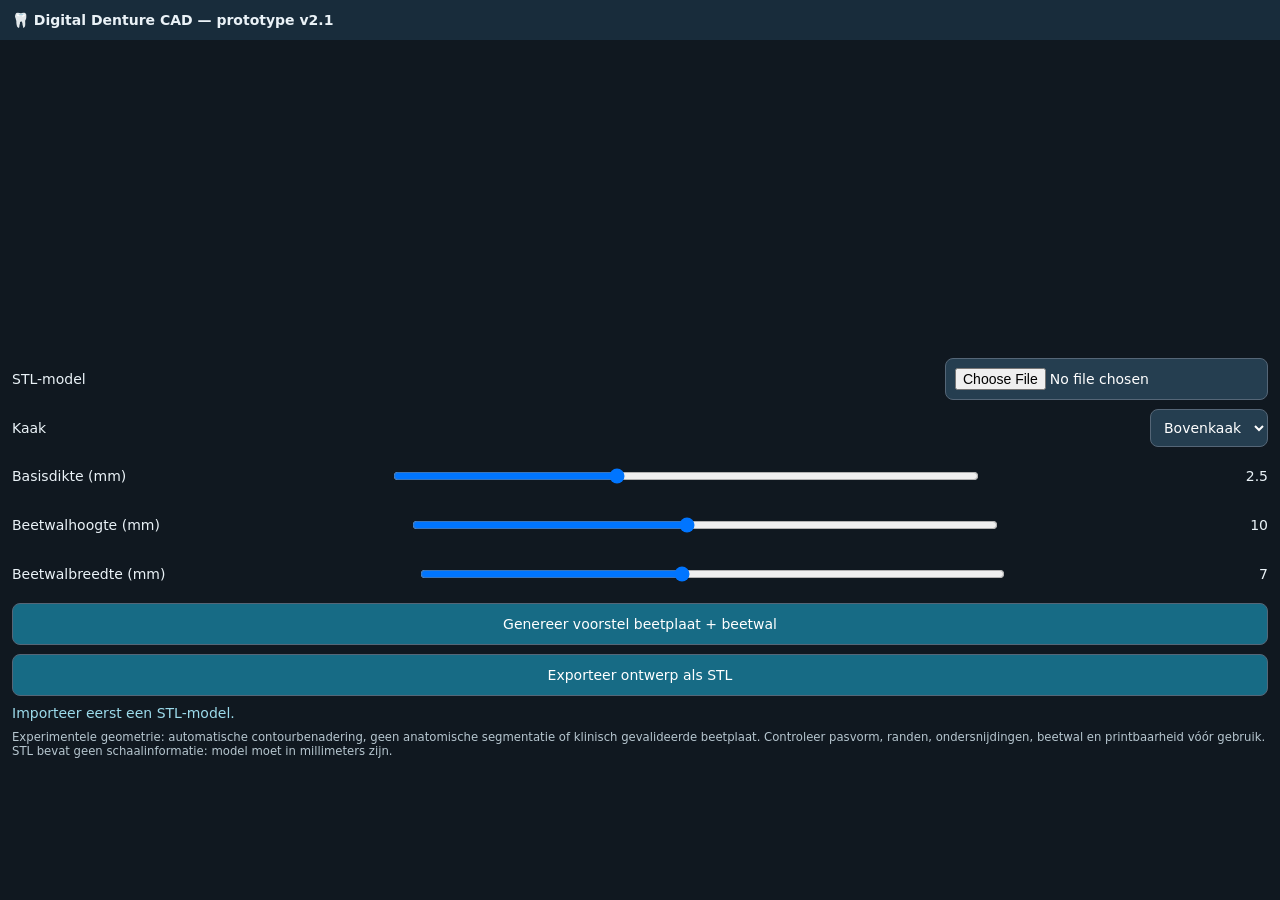
<file: denture_cad_v2_1_mobiel.html>
<!doctype html><html lang="nl"><head><meta name="viewport" content="width=device-width,initial-scale=1,maximum-scale=1"><meta charset="utf-8"><title>Digital Denture CAD v2</title><style>html{height:100%;overflow-y:auto;-webkit-overflow-scrolling:touch}body{margin:0;min-height:100%;overflow-x:hidden;overflow-y:auto;background:#101820;color:#eaf2f7;font:14px system-ui}header{padding:12px;background:#182c3b;font-weight:700}#view{height:clamp(180px,34dvh,330px);width:100%;touch-action:none;position:relative}#view canvas{display:block;max-width:100%}section{padding:12px 12px 45px;display:grid;gap:9px}section label{min-height:36px}button{min-height:42px}button,input,select{font:inherit;padding:9px;border-radius:8px;border:1px solid #567;background:#253e50;color:white}button{background:#176b85}label{display:flex;justify-content:space-between;align-items:center;gap:8px}input[type=range]{width:45%}small{color:#b6c6cf}#status{color:#9cdbeb}@media(max-width:600px){#view{height:30dvh;min-height:175px;max-height:260px}header{padding:9px 12px}section{padding-top:8px}} </style></head><body><header>🦷 Digital Denture CAD — prototype v2.1</header><div id="view"></div><section><label>STL-model <input type="file" id="file" accept=".stl"></label><label>Kaak <select id="jaw"><option value="upper">Bovenkaak</option><option value="lower">Onderkaak</option></select></label><label>Basisdikte (mm) <input type="range" id="thickness" min="1" max="5" step="0.5" value="2.5"><span id="tv">2.5</span></label><label>Beetwalhoogte (mm) <input type="range" id="height" min="3" max="18" value="10"><span id="hv">10</span></label><label>Beetwalbreedte (mm) <input type="range" id="width" min="3" max="12" value="7"><span id="wv">7</span></label><button id="generate">Genereer voorstel beetplaat + beetwal</button><button id="export">Exporteer ontwerp als STL</button><div id="status">Importeer eerst een STL-model.</div><small>Experimentele geometrie: automatische contourbenadering, geen anatomische segmentatie of klinisch gevalideerde beetplaat. Controleer pasvorm, randen, ondersnijdingen, beetwal en printbaarheid vóór gebruik. STL bevat geen schaalinformatie: model moet in millimeters zijn.</small></section><script type="module">
import * as THREE from 'https://esm.sh/three@0.170.0';
import {OrbitControls} from 'https://esm.sh/three@0.170.0/examples/jsm/controls/OrbitControls.js';
import {STLLoader} from 'https://esm.sh/three@0.170.0/examples/jsm/loaders/STLLoader.js';
import {STLExporter} from 'https://esm.sh/three@0.170.0/examples/jsm/exporters/STLExporter.js';
const $=id=>document.getElementById(id), scene=new THREE.Scene();scene.background=new THREE.Color(0x101820);const camera=new THREE.PerspectiveCamera(45,1,.1,2000);camera.position.set(0,-100,95);const renderer=new THREE.WebGLRenderer({antialias:true});renderer.setPixelRatio(Math.min(devicePixelRatio,2));$('view').appendChild(renderer.domElement);const controls=new OrbitControls(camera,renderer.domElement);controls.enableDamping=true;scene.add(new THREE.HemisphereLight(0xffffff,0x304559,2));const light=new THREE.DirectionalLight(0xffffff,2);light.position.set(60,-50,90);scene.add(light);let model=null,proposal=null,box=null;function resize(){let w=$('view').clientWidth,h=$('view').clientHeight;renderer.setSize(w,h);camera.aspect=w/h;camera.updateProjectionMatrix()}window.addEventListener('resize',resize);resize();function animate(){requestAnimationFrame(animate);controls.update();renderer.render(scene,camera)}animate();function status(t){$('status').textContent=t}function dispose(o){if(!o)return;scene.remove(o);o.traverse(x=>{if(x.geometry)x.geometry.dispose();if(x.material)x.material.dispose()})}function fit(){const b=new THREE.Box3().setFromObject(model);let c=b.getCenter(new THREE.Vector3()),s=b.getSize(new THREE.Vector3()).length();controls.target.copy(c);camera.position.copy(c).add(new THREE.Vector3(0,-s*.85,s*.65));camera.near=Math.max(.01,s/1000);camera.far=s*20;camera.updateProjectionMatrix();controls.update()}
$('file').onchange=async e=>{const f=e.target.files[0];if(!f)return;try{dispose(model);dispose(proposal);proposal=null;let data=await f.arrayBuffer(),g=new STLLoader().parse(data);g.computeVertexNormals();model=new THREE.Mesh(g,new THREE.MeshStandardMaterial({color:0x9aaab7,roughness:.8,side:THREE.DoubleSide,transparent:true,opacity:.8}));scene.add(model);box=new THREE.Box3().setFromObject(model);fit();status('Geïmporteerd: '+f.name+' — '+Math.round(g.attributes.position.count/3)+' driehoeken. Controleer de oriëntatie (Z = occlusaal).')}catch(err){status('Import mislukt: '+err.message)}};
for(let [a,b] of [['thickness','tv'],['height','hv'],['width','wv']])$(a).oninput=()=>$(b).textContent=$(a).value;
function convexHull(points){points.sort((a,b)=>a.x-b.x||a.y-b.y);let cross=(o,a,b)=>(a.x-o.x)*(b.y-o.y)-(a.y-o.y)*(b.x-o.x);let l=[],u=[];for(let p of points){while(l.length>1&&cross(l[l.length-2],l[l.length-1],p)<=0)l.pop();l.push(p)}for(let p of points.slice().reverse()){while(u.length>1&&cross(u[u.length-2],u[u.length-1],p)<=0)u.pop();u.push(p)}l.pop();u.pop();return l.concat(u)}
$('generate').onclick=()=>{if(!model)return status('Importeer eerst een STL.');dispose(proposal);proposal=new THREE.Group();let b=box,sz=b.getSize(new THREE.Vector3()),center=b.getCenter(new THREE.Vector3());if(sz.x<5||sz.y<5)return status('Model te klein of verkeerde eenheden.');let pos=model.geometry.attributes.position,pts=[],stride=Math.max(1,Math.floor(pos.count/12000));for(let i=0;i<pos.count;i+=stride)pts.push({x:pos.getX(i),y:pos.getY(i)});let hull=convexHull(pts);if(hull.length<3)return status('Kan geen contour bepalen.');let shape=new THREE.Shape();hull.forEach((p,i)=>i?shape.lineTo(p.x,p.y):shape.moveTo(p.x,p.y));shape.closePath();let thick=+$('thickness').value;let baseGeo=new THREE.ExtrudeGeometry(shape,{depth:thick,bevelEnabled:false,curveSegments:4});let base=new THREE.Mesh(baseGeo,new THREE.MeshStandardMaterial({color:0x30b8d2,transparent:true,opacity:.65,side:THREE.DoubleSide}));base.position.z=b.max.z+1;proposal.add(base);
// Illustrative U-shaped occlusal rim; the scan cannot determine a clinically correct ridge line.
let w=+$('width').value,h=+$('height').value;let rx=sz.x*.34,ry=sz.y*.30;let curvePts=[];for(let i=0;i<=36;i++){let a=Math.PI+(i/36)*Math.PI;curvePts.push(new THREE.Vector3(center.x+rx*Math.cos(a),center.y+ry*Math.sin(a),b.max.z+1+thick+h*.5))}let curve=new THREE.CatmullRomCurve3(curvePts);let rimGeo=new THREE.TubeGeometry(curve,90,w*.5,10,false);let rim=new THREE.Mesh(rimGeo,new THREE.MeshStandardMaterial({color:0xffbb72,roughness:.7}));proposal.add(rim);scene.add(proposal);status('Voorstel gemaakt. Let op: convex-hull basis en illustratieve beetwal; NIET geschikt voor klinisch gebruik of direct printen.');};
$('export').onclick=()=>{if(!proposal)return status('Genereer eerst een ontwerp.');let out=new STLExporter().parse(proposal,{binary:true});let blob=new Blob([out],{type:'model/stl'}),url=URL.createObjectURL(blob),a=document.createElement('a');a.href=url;a.download='beetplaat_prototype_niet_klinisch.stl';a.click();setTimeout(()=>URL.revokeObjectURL(url),3000);status('Prototype STL geëxporteerd; geometrie is niet gevalideerd of gegarandeerd manifold.')};
</script></body></html>
</file>
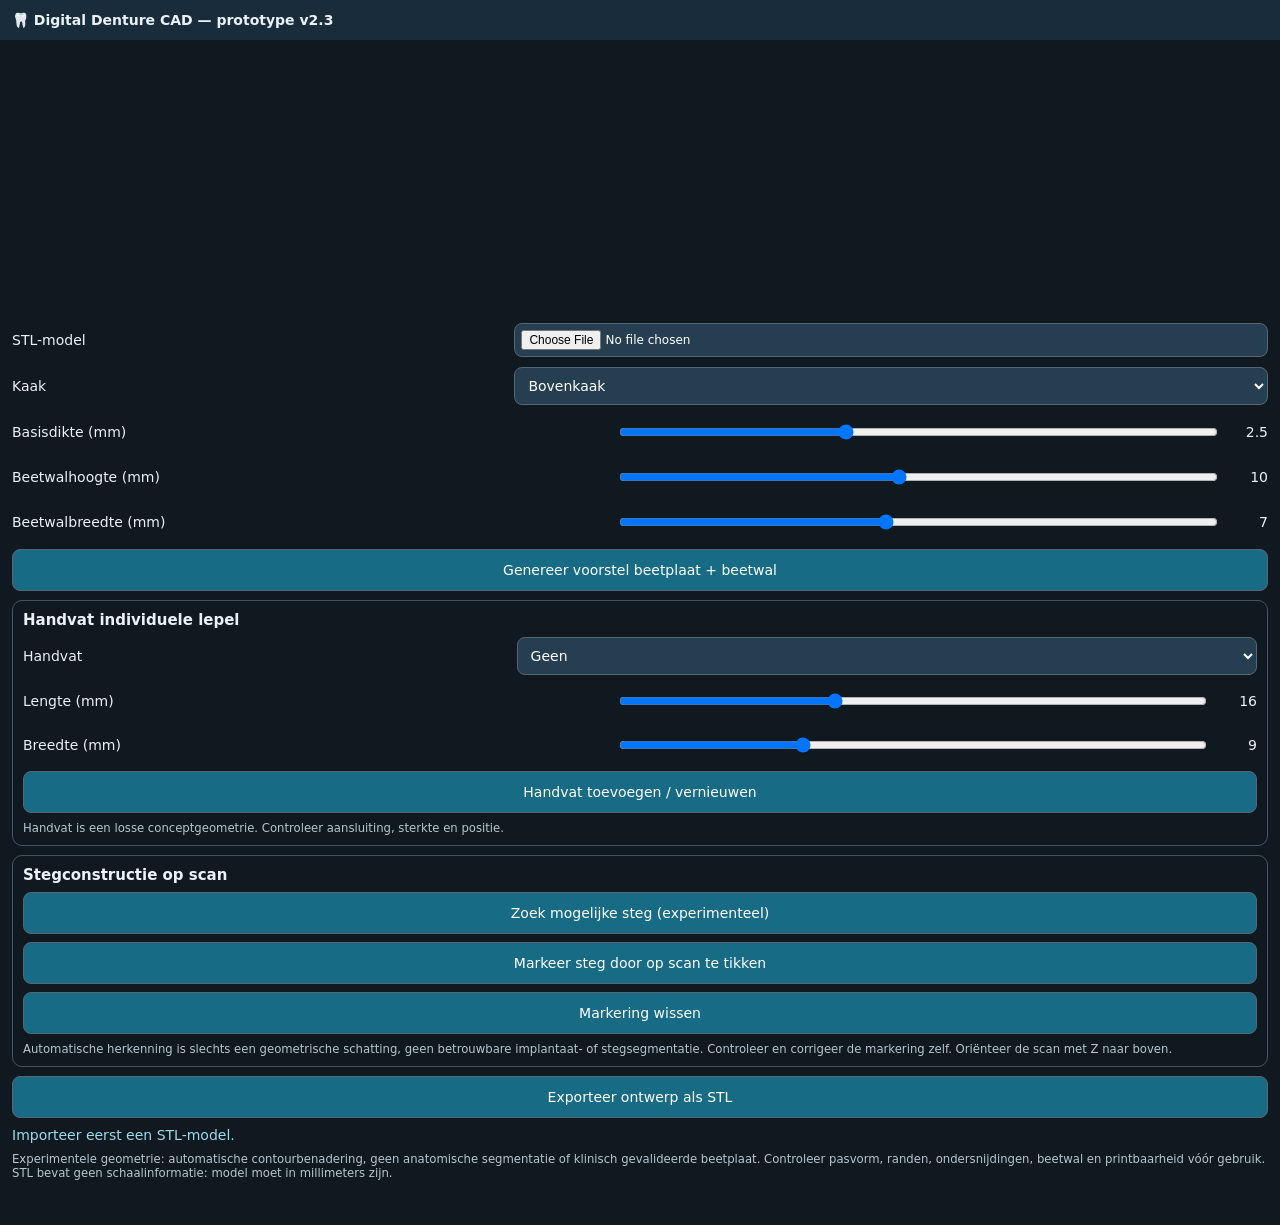
<file: denture_cad_v2_3_mobiel.html>
<!doctype html><html lang="nl"><head><meta name="viewport" content="width=device-width,initial-scale=1,maximum-scale=1"><meta charset="utf-8"><title>Digital Denture CAD v2.3</title><style>html{height:100%;overflow-y:auto;-webkit-overflow-scrolling:touch}body{margin:0;min-height:100%;overflow-x:hidden;overflow-y:auto;background:#101820;color:#eaf2f7;font:14px system-ui}header{padding:12px;background:#182c3b;font-weight:700}#view{height:clamp(180px,34dvh,330px);width:100%;touch-action:none;position:relative}#view canvas{display:block;max-width:100%}section{padding:12px 12px 45px;display:grid;gap:9px}section label{min-height:36px}button{min-height:42px}button,input,select{font:inherit;padding:9px;border-radius:8px;border:1px solid #567;background:#253e50;color:white}button{background:#176b85}label{display:flex;justify-content:space-between;align-items:center;gap:8px}input[type=range]{width:45%}small{color:#b6c6cf}#status{color:#9cdbeb}@media(max-width:600px){#view{height:30dvh;min-height:175px;max-height:260px}header{padding:9px 12px}section{padding-top:8px}} 
/* v2.2: keep slider values visible on narrow iPhone screens */
*{box-sizing:border-box}section{width:100%;min-width:0}section label{display:grid;grid-template-columns:minmax(0,1fr) minmax(90px,42%) 44px;gap:8px;align-items:center;min-width:0}section label input[type=range]{width:100%;min-width:0;margin:0;padding:0}section label span{display:block;text-align:right;font-variant-numeric:tabular-nums;white-space:nowrap}section label:has(input[type=file]),section label:has(select){grid-template-columns:minmax(0,1fr) minmax(0,60%)}section input[type=file],section select{width:100%;min-width:0}section input[type=file]{font-size:12px;padding:6px}#view{max-width:100vw}@media(max-width:390px){section{padding-left:10px;padding-right:10px}section label{grid-template-columns:minmax(0,1fr) minmax(76px,35%) 38px;font-size:12px;gap:5px}section label:has(input[type=file]),section label:has(select){grid-template-columns:minmax(0,1fr) minmax(0,58%)}}
section label{grid-template-columns:minmax(0,1fr) minmax(0,1fr) 42px}section{overflow-x:hidden}#view{height: min(34dvh,270px)}.toolgroup{border:1px solid #456; padding:10px;border-radius:10px;display:grid;gap:8px}.toolgroup h3{margin:0;font-size:15px}.toolgroup button{width:100%}#status{overflow-wrap:anywhere} @media(max-width:430px){section label{grid-template-columns:minmax(0,1fr) minmax(80px,36%) 35px;font-size:12px}section label:has(select),section label:has(input[type=file]){grid-template-columns:minmax(0,1fr) minmax(0,58%)}button{font-size:13px}} </style></head><body><header>🦷 Digital Denture CAD — prototype v2.3</header><div id="view"></div><section><label>STL-model <input type="file" id="file" accept=".stl"></label><label>Kaak <select id="jaw"><option value="upper">Bovenkaak</option><option value="lower">Onderkaak</option></select></label><label>Basisdikte (mm) <input type="range" id="thickness" min="1" max="5" step="0.5" value="2.5"><span id="tv">2.5</span></label><label>Beetwalhoogte (mm) <input type="range" id="height" min="3" max="18" value="10"><span id="hv">10</span></label><label>Beetwalbreedte (mm) <input type="range" id="width" min="3" max="12" value="7"><span id="wv">7</span></label><button id="generate">Genereer voorstel beetplaat + beetwal</button><div class="toolgroup"><h3>Handvat individuele lepel</h3><label>Handvat <select id="handle"><option value="none">Geen</option><option value="front">Voorzijde</option><option value="back">Achterzijde</option></select></label><label>Lengte (mm) <input type="range" id="handlelen" min="8" max="30" value="16"><span id="hlv">16</span></label><label>Breedte (mm) <input type="range" id="handlewidth" min="5" max="18" value="9"><span id="hwv">9</span></label><button id="addhandle">Handvat toevoegen / vernieuwen</button><small>Handvat is een losse conceptgeometrie. Controleer aansluiting, sterkte en positie.</small></div><div class="toolgroup"><h3>Stegconstructie op scan</h3><button id="detectbar">Zoek mogelijke steg (experimenteel)</button><button id="markbar">Markeer steg door op scan te tikken</button><button id="clearbar">Markering wissen</button><small>Automatische herkenning is slechts een geometrische schatting, geen betrouwbare implantaat- of stegsegmentatie. Controleer en corrigeer de markering zelf. Oriënteer de scan met Z naar boven.</small></div><button id="export">Exporteer ontwerp als STL</button><div id="status">Importeer eerst een STL-model.</div><small>Experimentele geometrie: automatische contourbenadering, geen anatomische segmentatie of klinisch gevalideerde beetplaat. Controleer pasvorm, randen, ondersnijdingen, beetwal en printbaarheid vóór gebruik. STL bevat geen schaalinformatie: model moet in millimeters zijn.</small></section><script type="module">
import * as THREE from 'https://esm.sh/three@0.170.0';
import {OrbitControls} from 'https://esm.sh/three@0.170.0/examples/jsm/controls/OrbitControls.js';
import {STLLoader} from 'https://esm.sh/three@0.170.0/examples/jsm/loaders/STLLoader.js';
import {STLExporter} from 'https://esm.sh/three@0.170.0/examples/jsm/exporters/STLExporter.js';
const $=id=>document.getElementById(id), scene=new THREE.Scene();scene.background=new THREE.Color(0x101820);const camera=new THREE.PerspectiveCamera(45,1,.1,2000);camera.position.set(0,-100,95);const renderer=new THREE.WebGLRenderer({antialias:true});renderer.setPixelRatio(Math.min(devicePixelRatio,2));$('view').appendChild(renderer.domElement);const controls=new OrbitControls(camera,renderer.domElement);controls.enableDamping=true;scene.add(new THREE.HemisphereLight(0xffffff,0x304559,2));const light=new THREE.DirectionalLight(0xffffff,2);light.position.set(60,-50,90);scene.add(light);let model=null,proposal=null,box=null,barMark=null,markMode=false;function resize(){let w=$('view').clientWidth,h=$('view').clientHeight;renderer.setSize(w,h);camera.aspect=w/h;camera.updateProjectionMatrix()}window.addEventListener('resize',resize);resize();function animate(){requestAnimationFrame(animate);controls.update();renderer.render(scene,camera)}animate();function status(t){$('status').textContent=t}function dispose(o){if(!o)return;scene.remove(o);o.traverse(x=>{if(x.geometry)x.geometry.dispose();if(x.material)x.material.dispose()})}function fit(){const b=new THREE.Box3().setFromObject(model);let c=b.getCenter(new THREE.Vector3()),s=b.getSize(new THREE.Vector3()).length();controls.target.copy(c);camera.position.copy(c).add(new THREE.Vector3(0,-s*.85,s*.65));camera.near=Math.max(.01,s/1000);camera.far=s*20;camera.updateProjectionMatrix();controls.update()}
$('file').onchange=async e=>{const f=e.target.files[0];if(!f)return;try{dispose(model);dispose(proposal);dispose(barMark);barMark=null;proposal=null;let data=await f.arrayBuffer(),g=new STLLoader().parse(data);g.computeVertexNormals();model=new THREE.Mesh(g,new THREE.MeshStandardMaterial({color:0x9aaab7,roughness:.8,side:THREE.DoubleSide,transparent:true,opacity:.8}));scene.add(model);box=new THREE.Box3().setFromObject(model);fit();status('Geïmporteerd: '+f.name+' — '+Math.round(g.attributes.position.count/3)+' driehoeken. Controleer de oriëntatie (Z = occlusaal).')}catch(err){status('Import mislukt: '+err.message)}};
for(let [a,b] of [['thickness','tv'],['height','hv'],['width','wv'],['handlelen','hlv'],['handlewidth','hwv']])$(a).oninput=()=>$(b).textContent=$(a).value;
function convexHull(points){points.sort((a,b)=>a.x-b.x||a.y-b.y);let cross=(o,a,b)=>(a.x-o.x)*(b.y-o.y)-(a.y-o.y)*(b.x-o.x);let l=[],u=[];for(let p of points){while(l.length>1&&cross(l[l.length-2],l[l.length-1],p)<=0)l.pop();l.push(p)}for(let p of points.slice().reverse()){while(u.length>1&&cross(u[u.length-2],u[u.length-1],p)<=0)u.pop();u.push(p)}l.pop();u.pop();return l.concat(u)}
$('generate').onclick=()=>{if(!model)return status('Importeer eerst een STL.');dispose(proposal);proposal=new THREE.Group();let b=box,sz=b.getSize(new THREE.Vector3()),center=b.getCenter(new THREE.Vector3());if(sz.x<5||sz.y<5)return status('Model te klein of verkeerde eenheden.');let pos=model.geometry.attributes.position,pts=[],stride=Math.max(1,Math.floor(pos.count/12000));for(let i=0;i<pos.count;i+=stride)pts.push({x:pos.getX(i),y:pos.getY(i)});let hull=convexHull(pts);if(hull.length<3)return status('Kan geen contour bepalen.');let shape=new THREE.Shape();hull.forEach((p,i)=>i?shape.lineTo(p.x,p.y):shape.moveTo(p.x,p.y));shape.closePath();let thick=+$('thickness').value;let baseGeo=new THREE.ExtrudeGeometry(shape,{depth:thick,bevelEnabled:false,curveSegments:4});let base=new THREE.Mesh(baseGeo,new THREE.MeshStandardMaterial({color:0x30b8d2,transparent:true,opacity:.65,side:THREE.DoubleSide}));base.position.z=b.max.z+1;proposal.add(base);
// Illustrative U-shaped occlusal rim; the scan cannot determine a clinically correct ridge line.
let w=+$('width').value,h=+$('height').value;let rx=sz.x*.34,ry=sz.y*.30;let curvePts=[];for(let i=0;i<=36;i++){let a=Math.PI+(i/36)*Math.PI;curvePts.push(new THREE.Vector3(center.x+rx*Math.cos(a),center.y+ry*Math.sin(a),b.max.z+1+thick+h*.5))}let curve=new THREE.CatmullRomCurve3(curvePts);let rimGeo=new THREE.TubeGeometry(curve,90,w*.5,10,false);let rim=new THREE.Mesh(rimGeo,new THREE.MeshStandardMaterial({color:0xffbb72,roughness:.7}));proposal.add(rim);scene.add(proposal);if($('handle').value!=='none')addHandle();status('Voorstel gemaakt. Let op: convex-hull basis en illustratieve beetwal; NIET geschikt voor klinisch gebruik of direct printen.');};

function addHandle(){if(!model||!box)return status('Importeer eerst een STL-model.');if(!proposal){proposal=new THREE.Group();scene.add(proposal)}let old=proposal.getObjectByName('lepelhandvat');if(old){proposal.remove(old);old.traverse(o=>{o.geometry?.dispose();o.material?.dispose()})}if($('handle').value==='none')return status('Handvat verwijderd.');const b=box,c=b.getCenter(new THREE.Vector3()),len=+$('handlelen').value,w=+$('handlewidth').value,sgn=$('handle').value==='front'?-1:1;const group=new THREE.Group();group.name='lepelhandvat';const mat=new THREE.MeshStandardMaterial({color:0x3de0a8,roughness:.65});let stem=new THREE.Mesh(new THREE.BoxGeometry(w, len, 3),mat);stem.position.set(c.x,c.y+sgn*(b.getSize(new THREE.Vector3()).y*.5+len*.30),b.max.z+3);group.add(stem);let grip=new THREE.Mesh(new THREE.BoxGeometry(w+3,4,7),mat);grip.position.set(c.x,c.y+sgn*(b.getSize(new THREE.Vector3()).y*.5+len*.7),b.max.z+5);group.add(grip);proposal.add(group);status('Concept-handvat toegevoegd. Niet verbonden met de basis; export is geen gegarandeerd printbaar geheel.')}
$('addhandle').onclick=addHandle;
function markPoint(point,source){dispose(barMark);barMark=new THREE.Group();let size=box.getSize(new THREE.Vector3()).length();let ball=new THREE.Mesh(new THREE.SphereGeometry(Math.max(1.3,size*.025),18,12),new THREE.MeshBasicMaterial({color:0xff316a,depthTest:false}));ball.position.copy(point);ball.renderOrder=10;barMark.add(ball);let ring=new THREE.Mesh(new THREE.TorusGeometry(Math.max(2.5,size*.05),Math.max(.3,size*.004),8,40),new THREE.MeshBasicMaterial({color:0xffff00,depthTest:false}));ring.position.copy(point);ring.renderOrder=11;barMark.add(ring);scene.add(barMark);status(source+' gemarkeerd (roze punt / gele ring). Dit is een aandachtspunt, geen volledige stegsegmentatie.');}
$('markbar').onclick=()=>{if(!model)return status('Importeer eerst een STL.');markMode=true;status('Tik op de steg in het 3D-model om de locatie te markeren.');};
renderer.domElement.addEventListener('pointerup',e=>{if(!markMode||!model)return;markMode=false;let rect=renderer.domElement.getBoundingClientRect(),pointer=new THREE.Vector2((e.clientX-rect.left)/rect.width*2-1,-(e.clientY-rect.top)/rect.height*2+1),ray=new THREE.Raycaster();ray.setFromCamera(pointer,camera);let hits=ray.intersectObject(model);if(hits.length)markPoint(hits[0].point,'Handmatig geselecteerde stegpositie');else status('Geen scanoppervlak geraakt. Probeer opnieuw.');});
$('clearbar').onclick=()=>{dispose(barMark);barMark=null;markMode=false;status('Stegmarkering gewist.')};
$('detectbar').onclick=()=>{if(!model||!box)return status('Importeer eerst een STL.');let pos=model.geometry.attributes.position,b=box,size=b.getSize(new THREE.Vector3()),cut=b.min.z+size.z*.80,points=[];for(let i=0;i<pos.count;i+=Math.max(1,Math.floor(pos.count/40000))){let z=pos.getZ(i);if(z>=cut)points.push(new THREE.Vector3(pos.getX(i),pos.getY(i),z))}if(points.length<10)return status('Geen mogelijke steg gevonden. Gebruik handmatig markeren.');let center=new THREE.Vector3();points.forEach(p=>center.add(p));center.divideScalar(points.length);markPoint(center,'Onzekere automatische kandidaat');status('Mogelijke stegzone (roze) geschat op basis van hoogste 20% van de scan. Dit kan ook bot, tanden of scanruis zijn. Controleer handmatig.');};

$('export').onclick=()=>{if(!proposal)return status('Genereer eerst een ontwerp.');let out=new STLExporter().parse(proposal,{binary:true});let blob=new Blob([out],{type:'model/stl'}),url=URL.createObjectURL(blob),a=document.createElement('a');a.href=url;a.download='beetplaat_prototype_niet_klinisch.stl';a.click();setTimeout(()=>URL.revokeObjectURL(url),3000);status('Prototype STL geëxporteerd; geometrie is niet gevalideerd of gegarandeerd manifold.')};
</script></body></html>
</file>
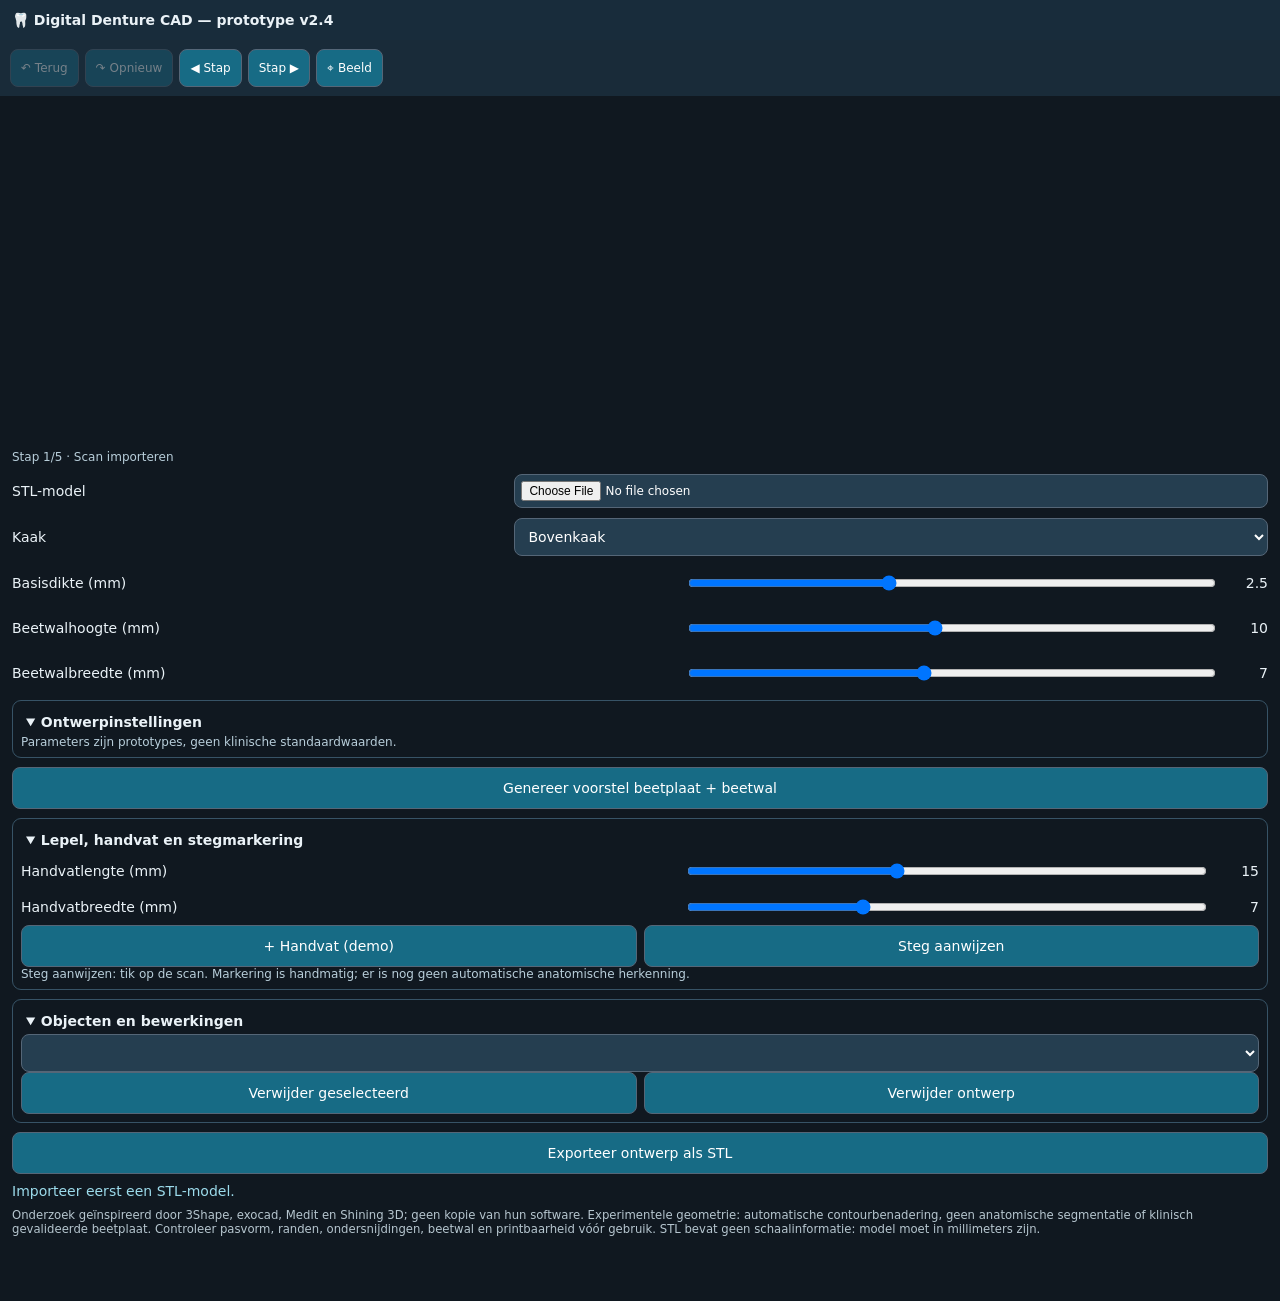
<file: denture_cad_v2_4_mobiel.html>
<!doctype html><html lang="nl"><head><meta name="viewport" content="width=device-width,initial-scale=1,maximum-scale=1"><meta charset="utf-8"><title>Digital Denture CAD v2.4</title><style>html{height:100%;overflow-y:auto;-webkit-overflow-scrolling:touch}body{margin:0;min-height:100%;overflow-x:hidden;overflow-y:auto;background:#101820;color:#eaf2f7;font:14px system-ui}header{padding:12px;background:#182c3b;font-weight:700}#view{height:clamp(180px,34dvh,330px);width:100%;touch-action:none;position:relative}#view canvas{display:block;max-width:100%}section{padding:12px 12px 45px;display:grid;gap:9px}section label{min-height:36px}button{min-height:42px}button,input,select{font:inherit;padding:9px;border-radius:8px;border:1px solid #567;background:#253e50;color:white}button{background:#176b85}label{display:flex;justify-content:space-between;align-items:center;gap:8px}input[type=range]{width:45%}small{color:#b6c6cf}#status{color:#9cdbeb}@media(max-width:600px){#view{height:30dvh;min-height:175px;max-height:260px}header{padding:9px 12px}section{padding-top:8px}} 
/* v2.2: keep slider values visible on narrow iPhone screens */
*{box-sizing:border-box}section{width:100%;min-width:0}section label{display:grid;grid-template-columns:minmax(0,1fr) minmax(90px,42%) 44px;gap:8px;align-items:center;min-width:0}section label input[type=range]{width:100%;min-width:0;margin:0;padding:0}section label span{display:block;text-align:right;font-variant-numeric:tabular-nums;white-space:nowrap}section label:has(input[type=file]),section label:has(select){grid-template-columns:minmax(0,1fr) minmax(0,60%)}section input[type=file],section select{width:100%;min-width:0}section input[type=file]{font-size:12px;padding:6px}#view{max-width:100vw}@media(max-width:390px){section{padding-left:10px;padding-right:10px}section label{grid-template-columns:minmax(0,1fr) minmax(76px,35%) 38px;font-size:12px;gap:5px}section label:has(input[type=file]),section label:has(select){grid-template-columns:minmax(0,1fr) minmax(0,58%)}}

.toolbar{display:flex;gap:6px;overflow-x:auto;padding:9px 10px;background:#192b39;position:sticky;top:0;z-index:4}.toolbar button{flex:0 0 auto;min-height:38px;padding:6px 10px;font-size:12px}.toolbar button:disabled{opacity:.4}section{padding-bottom:65px}details{border:1px solid #375366;border-radius:9px;padding:8px}summary{font-weight:650;padding:5px;cursor:pointer} .hint{font-size:12px;color:#b8ceda}#objects{width:100%} .twocol{display:grid;grid-template-columns:1fr 1fr;gap:7px}.twocol button{min-width:0} #view{height:clamp(200px,38dvh,360px)}@media(max-width:600px){#view{height:34dvh;min-height:195px}}
</style></head><body><header>🦷 Digital Denture CAD — prototype v2.4</header><div class="toolbar"><button id="undo" disabled>↶ Terug</button><button id="redo" disabled>↷ Opnieuw</button><button id="prev">◀ Stap</button><button id="next">Stap ▶</button><button id="resetcam">⌖ Beeld</button></div><div id="view"></div><section><div id="stepname" class="hint">Stap 1/5 · Scan importeren</div><label>STL-model <input type="file" id="file" accept=".stl"></label><label>Kaak <select id="jaw"><option value="upper">Bovenkaak</option><option value="lower">Onderkaak</option></select></label><label>Basisdikte (mm) <input type="range" id="thickness" min="1" max="5" step="0.5" value="2.5"><span id="tv">2.5</span></label><label>Beetwalhoogte (mm) <input type="range" id="height" min="3" max="18" value="10"><span id="hv">10</span></label><label>Beetwalbreedte (mm) <input type="range" id="width" min="3" max="12" value="7"><span id="wv">7</span></label><details open><summary>Ontwerpinstellingen</summary><div class="hint">Parameters zijn prototypes, geen klinische standaardwaarden.</div></details><button id="generate">Genereer voorstel beetplaat + beetwal</button><details open><summary>Lepel, handvat en stegmarkering</summary><label>Handvatlengte (mm) <input type="range" id="handlelength" min="5" max="30" value="15"><span id="hlv">15</span></label><label>Handvatbreedte (mm) <input type="range" id="handlewidth" min="3" max="15" value="7"><span id="hwv">7</span></label><div class="twocol"><button id="addhandle">+ Handvat (demo)</button><button id="markbar">Steg aanwijzen</button></div><div class="hint">Steg aanwijzen: tik op de scan. Markering is handmatig; er is nog geen automatische anatomische herkenning.</div></details><details open><summary>Objecten en bewerkingen</summary><select id="objects" aria-label="Selecteer object"></select><div class="twocol"><button id="deleteobject">Verwijder geselecteerd</button><button id="clearobjects">Verwijder ontwerp</button></div></details><button id="export">Exporteer ontwerp als STL</button><div id="status">Importeer eerst een STL-model.</div><small>Onderzoek geïnspireerd door 3Shape, exocad, Medit en Shining 3D; geen kopie van hun software. Experimentele geometrie: automatische contourbenadering, geen anatomische segmentatie of klinisch gevalideerde beetplaat. Controleer pasvorm, randen, ondersnijdingen, beetwal en printbaarheid vóór gebruik. STL bevat geen schaalinformatie: model moet in millimeters zijn.</small></section><script type="module">
import * as THREE from 'https://esm.sh/three@0.170.0';
import {OrbitControls} from 'https://esm.sh/three@0.170.0/examples/jsm/controls/OrbitControls.js';
import {STLLoader} from 'https://esm.sh/three@0.170.0/examples/jsm/loaders/STLLoader.js';
import {STLExporter} from 'https://esm.sh/three@0.170.0/examples/jsm/exporters/STLExporter.js';
const $=id=>document.getElementById(id), scene=new THREE.Scene();scene.background=new THREE.Color(0x101820);const camera=new THREE.PerspectiveCamera(45,1,.1,2000);camera.position.set(0,-100,95);const renderer=new THREE.WebGLRenderer({antialias:true});renderer.setPixelRatio(Math.min(devicePixelRatio,2));$('view').appendChild(renderer.domElement);const controls=new OrbitControls(camera,renderer.domElement);controls.enableDamping=true;scene.add(new THREE.HemisphereLight(0xffffff,0x304559,2));const light=new THREE.DirectionalLight(0xffffff,2);light.position.set(60,-50,90);scene.add(light);let model=null,proposal=null,box=null;const history=[],future=[];let markMode=false,step=0;const steps=['Scan importeren','Model en oriëntatie','Lepel en beetplaat','Handvat en steg','Controle en export'];function updateStep(){step=Math.max(0,Math.min(steps.length-1,step));$('stepname').textContent='Stap '+(step+1)+'/5 · '+steps[step]}function snapshot(){return proposal?proposal.clone(true):null}function record(){history.push(snapshot());if(history.length>40)history.shift();future.length=0;buttons()}function buttons(){$('undo').disabled=!history.length;$('redo').disabled=!future.length;objects()}function restore(group){if(proposal)scene.remove(proposal);proposal=group;if(proposal)scene.add(proposal);buttons()}function objects(){const sel=$('objects'),old=sel.value;sel.innerHTML='';if(proposal)proposal.children.forEach((o,i)=>{const opt=document.createElement('option');opt.value=i;opt.textContent=o.userData.label||('Object '+(i+1));sel.append(opt)});if([...sel.options].some(o=>o.value===old))sel.value=old}function resize(){let w=$('view').clientWidth,h=$('view').clientHeight;renderer.setSize(w,h);camera.aspect=w/h;camera.updateProjectionMatrix()}window.addEventListener('resize',resize);resize();function animate(){requestAnimationFrame(animate);controls.update();renderer.render(scene,camera)}animate();function status(t){$('status').textContent=t}function dispose(o){if(!o)return;scene.remove(o);o.traverse(x=>{if(x.geometry)x.geometry.dispose();if(x.material)x.material.dispose()})}function fit(){const b=new THREE.Box3().setFromObject(model);let c=b.getCenter(new THREE.Vector3()),s=b.getSize(new THREE.Vector3()).length();controls.target.copy(c);camera.position.copy(c).add(new THREE.Vector3(0,-s*.85,s*.65));camera.near=Math.max(.01,s/1000);camera.far=s*20;camera.updateProjectionMatrix();controls.update()}
$('file').onchange=async e=>{const f=e.target.files[0];if(!f)return;try{dispose(model);dispose(proposal);proposal=null;history.length=0;future.length=0;buttons();let data=await f.arrayBuffer(),g=new STLLoader().parse(data);g.computeVertexNormals();model=new THREE.Mesh(g,new THREE.MeshStandardMaterial({color:0x9aaab7,roughness:.8,side:THREE.DoubleSide,transparent:true,opacity:.8}));scene.add(model);box=new THREE.Box3().setFromObject(model);fit();status('Geïmporteerd: '+f.name+' — '+Math.round(g.attributes.position.count/3)+' driehoeken. Controleer de oriëntatie (Z = occlusaal).')}catch(err){status('Import mislukt: '+err.message)}};
for(let [a,b] of [['thickness','tv'],['height','hv'],['width','wv'],['handlelength','hlv'],['handlewidth','hwv']])$(a).oninput=()=>$(b).textContent=$(a).value;
function convexHull(points){points.sort((a,b)=>a.x-b.x||a.y-b.y);let cross=(o,a,b)=>(a.x-o.x)*(b.y-o.y)-(a.y-o.y)*(b.x-o.x);let l=[],u=[];for(let p of points){while(l.length>1&&cross(l[l.length-2],l[l.length-1],p)<=0)l.pop();l.push(p)}for(let p of points.slice().reverse()){while(u.length>1&&cross(u[u.length-2],u[u.length-1],p)<=0)u.pop();u.push(p)}l.pop();u.pop();return l.concat(u)}
$('generate').onclick=()=>{if(!model)return status('Importeer eerst een STL.');record();if(proposal)scene.remove(proposal);proposal=new THREE.Group();let b=box,sz=b.getSize(new THREE.Vector3()),center=b.getCenter(new THREE.Vector3());if(sz.x<5||sz.y<5)return status('Model te klein of verkeerde eenheden.');let pos=model.geometry.attributes.position,pts=[],stride=Math.max(1,Math.floor(pos.count/12000));for(let i=0;i<pos.count;i+=stride)pts.push({x:pos.getX(i),y:pos.getY(i)});let hull=convexHull(pts);if(hull.length<3)return status('Kan geen contour bepalen.');let shape=new THREE.Shape();hull.forEach((p,i)=>i?shape.lineTo(p.x,p.y):shape.moveTo(p.x,p.y));shape.closePath();let thick=+$('thickness').value;let baseGeo=new THREE.ExtrudeGeometry(shape,{depth:thick,bevelEnabled:false,curveSegments:4});let base=new THREE.Mesh(baseGeo,new THREE.MeshStandardMaterial({color:0x30b8d2,transparent:true,opacity:.65,side:THREE.DoubleSide}));base.position.z=b.max.z+1;base.userData.label='Lepelbasis (prototype)';proposal.add(base);
// Illustrative U-shaped occlusal rim; the scan cannot determine a clinically correct ridge line.
let w=+$('width').value,h=+$('height').value;let rx=sz.x*.34,ry=sz.y*.30;let curvePts=[];for(let i=0;i<=36;i++){let a=Math.PI+(i/36)*Math.PI;curvePts.push(new THREE.Vector3(center.x+rx*Math.cos(a),center.y+ry*Math.sin(a),b.max.z+1+thick+h*.5))}let curve=new THREE.CatmullRomCurve3(curvePts);let rimGeo=new THREE.TubeGeometry(curve,90,w*.5,10,false);let rim=new THREE.Mesh(rimGeo,new THREE.MeshStandardMaterial({color:0xffbb72,roughness:.7}));rim.userData.label='Beetwal (prototype)';proposal.add(rim);scene.add(proposal);objects();status('Voorstel gemaakt. Let op: convex-hull basis en illustratieve beetwal; NIET geschikt voor klinisch gebruik of direct printen.');};
$('export').onclick=()=>{if(!proposal)return status('Genereer eerst een ontwerp.');let out=new STLExporter().parse(proposal,{binary:true});let blob=new Blob([out],{type:'model/stl'}),url=URL.createObjectURL(blob),a=document.createElement('a');a.href=url;a.download='beetplaat_prototype_niet_klinisch.stl';a.click();setTimeout(()=>URL.revokeObjectURL(url),3000);status('Prototype STL geëxporteerd; geometrie is niet gevalideerd of gegarandeerd manifold.')};

$('undo').onclick=()=>{if(!history.length)return;future.push(snapshot());restore(history.pop());status('Laatste bewerking ongedaan gemaakt.')};
$('redo').onclick=()=>{if(!future.length)return;history.push(snapshot());restore(future.pop());status('Bewerking opnieuw uitgevoerd.')};
$('prev').onclick=()=>{step--;updateStep()};$('next').onclick=()=>{step++;updateStep()};$('resetcam').onclick=()=>{if(model)fit()};
$('addhandle').onclick=()=>{if(!model)return status('Importeer eerst een scan.');if(!proposal){record();proposal=new THREE.Group();scene.add(proposal)}else record();let b=box,c=b.getCenter(new THREE.Vector3()),l=+$('handlelength').value,w=+$('handlewidth').value;const g=new THREE.BoxGeometry(w,l,Math.max(3,w*.65)),m=new THREE.Mesh(g,new THREE.MeshStandardMaterial({color:0x48d6a8}));m.position.set(c.x,b.min.y-l*.30,b.max.z+4);m.userData.label='Handvat (los demo-object)';proposal.add(m);objects();step=3;updateStep();status('Los handvat toegevoegd. Nog niet geometrisch verbonden met lepelbasis.')};
$('markbar').onclick=()=>{if(!model)return status('Importeer eerst een scan.');markMode=true;step=3;updateStep();status('Tik op de steg in de 3D-scan om een handmatige markering te plaatsen.')};
const ray=new THREE.Raycaster(),pointer=new THREE.Vector2();renderer.domElement.addEventListener('pointerup',e=>{if(!markMode||!model)return;const r=renderer.domElement.getBoundingClientRect();pointer.set((e.clientX-r.left)/r.width*2-1,-(e.clientY-r.top)/r.height*2+1);ray.setFromCamera(pointer,camera);let hit=ray.intersectObject(model,false)[0];if(!hit)return status('Geen oppervlak geraakt, probeer opnieuw.');record();if(!proposal){proposal=new THREE.Group();scene.add(proposal)}const marker=new THREE.Mesh(new THREE.SphereGeometry(2.1,16,12),new THREE.MeshStandardMaterial({color:0xff526c}));marker.position.copy(hit.point);marker.userData.label='Stegmarker (handmatig)';proposal.add(marker);markMode=false;objects();status('Stegmarker geplaatst; dit is geen automatische stegsegmentatie.')});
$('deleteobject').onclick=()=>{if(!proposal||!proposal.children.length)return;let i=+$('objects').value;if(!Number.isInteger(i)||!proposal.children[i])return;record();let o=proposal.children[i];proposal.remove(o);objects();status('Object verwijderd. Met Terug herstellen.')};
$('clearobjects').onclick=()=>{if(!proposal)return;record();scene.remove(proposal);proposal=null;objects();status('Ontwerp gewist; scan behouden. Met Terug herstellen.')};updateStep();
</script></body></html>
</file>
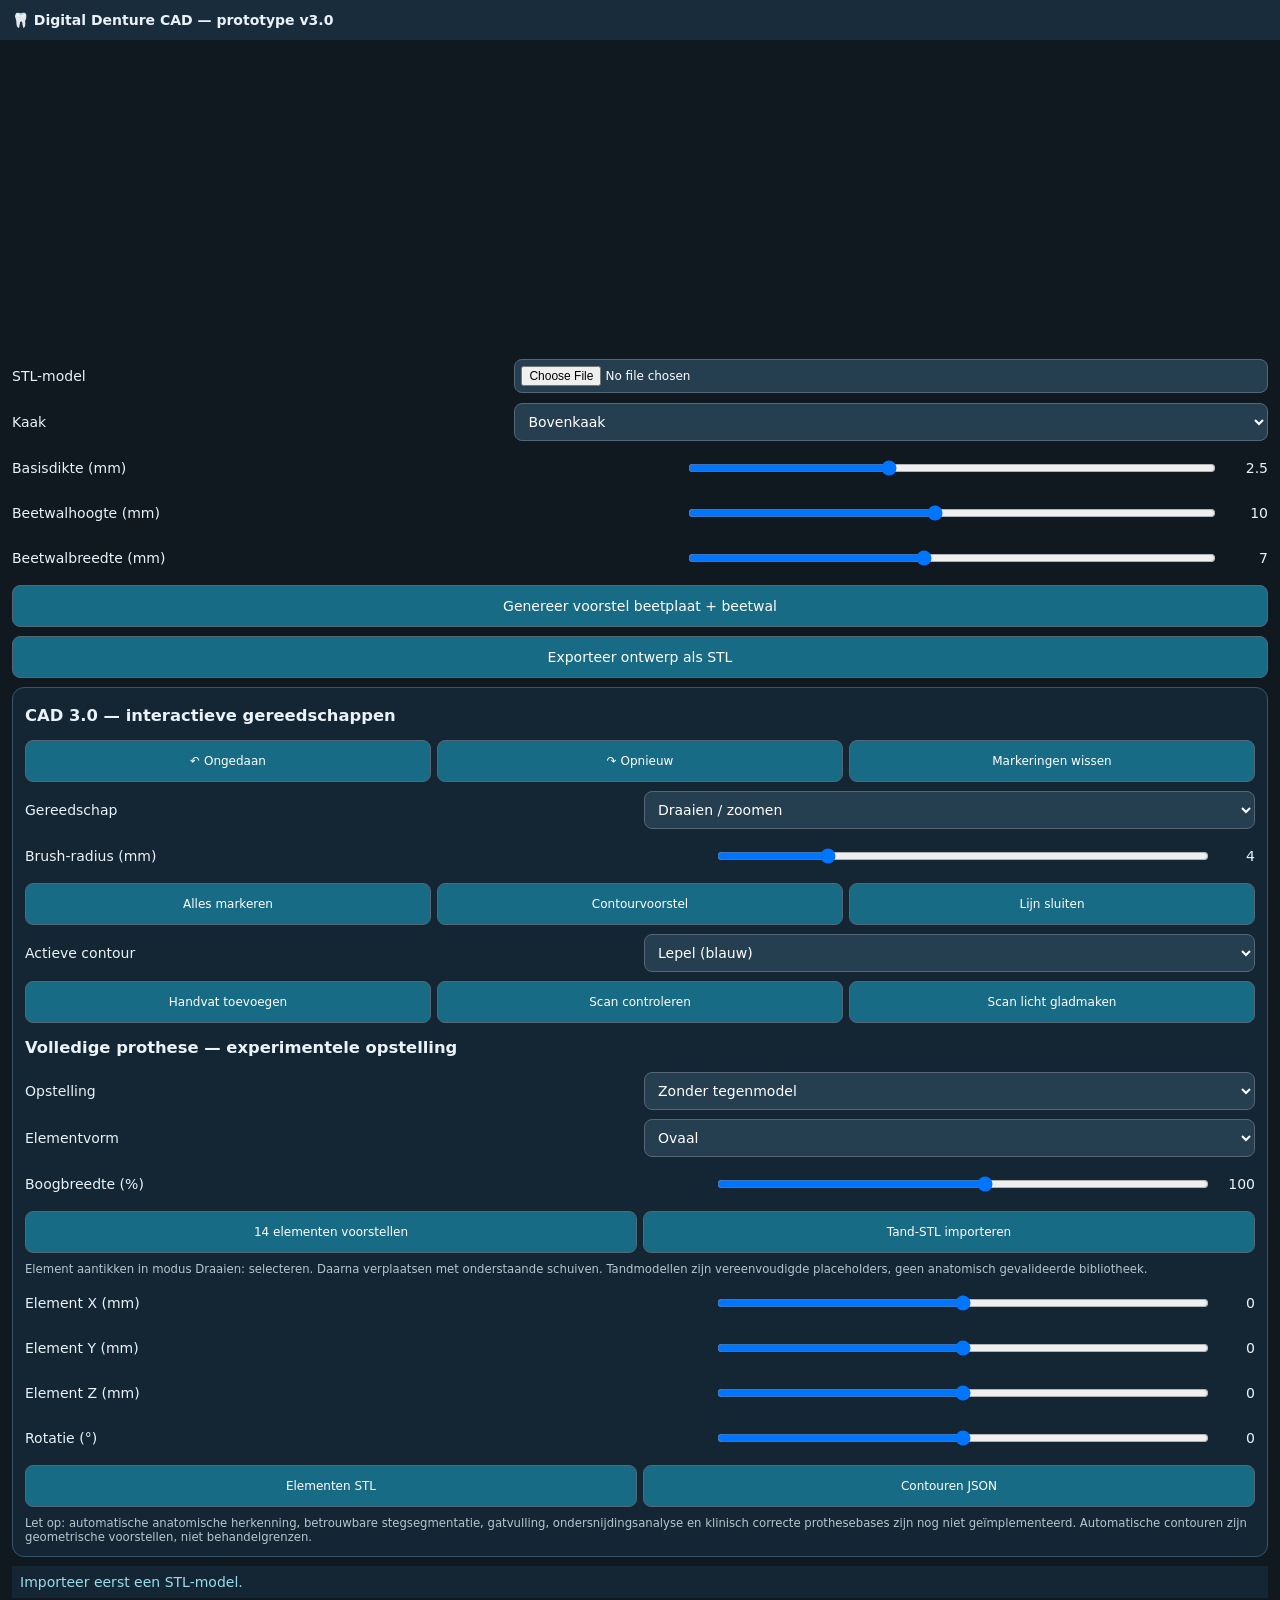
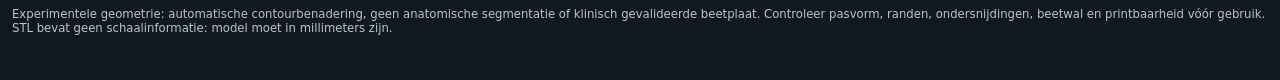
<file: denture_cad_v3_0_mobiel.html>
<!doctype html><html lang="nl"><head><meta name="viewport" content="width=device-width,initial-scale=1,maximum-scale=1"><meta charset="utf-8"><title>Digital Denture CAD v2.2</title><style>html{height:100%;overflow-y:auto;-webkit-overflow-scrolling:touch}body{margin:0;min-height:100%;overflow-x:hidden;overflow-y:auto;background:#101820;color:#eaf2f7;font:14px system-ui}header{padding:12px;background:#182c3b;font-weight:700}#view{height:clamp(180px,34dvh,330px);width:100%;touch-action:none;position:relative}#view canvas{display:block;max-width:100%}section{padding:12px 12px 45px;display:grid;gap:9px}section label{min-height:36px}button{min-height:42px}button,input,select{font:inherit;padding:9px;border-radius:8px;border:1px solid #567;background:#253e50;color:white}button{background:#176b85}label{display:flex;justify-content:space-between;align-items:center;gap:8px}input[type=range]{width:45%}small{color:#b6c6cf}#status{color:#9cdbeb}@media(max-width:600px){#view{height:30dvh;min-height:175px;max-height:260px}header{padding:9px 12px}section{padding-top:8px}} 
/* v2.2: keep slider values visible on narrow iPhone screens */
*{box-sizing:border-box}section{width:100%;min-width:0}section label{display:grid;grid-template-columns:minmax(0,1fr) minmax(90px,42%) 44px;gap:8px;align-items:center;min-width:0}section label input[type=range]{width:100%;min-width:0;margin:0;padding:0}section label span{display:block;text-align:right;font-variant-numeric:tabular-nums;white-space:nowrap}section label:has(input[type=file]),section label:has(select){grid-template-columns:minmax(0,1fr) minmax(0,60%)}section input[type=file],section select{width:100%;min-width:0}section input[type=file]{font-size:12px;padding:6px}#view{max-width:100vw}@media(max-width:390px){section{padding-left:10px;padding-right:10px}section label{grid-template-columns:minmax(0,1fr) minmax(76px,35%) 38px;font-size:12px;gap:5px}section label:has(input[type=file]),section label:has(select){grid-template-columns:minmax(0,1fr) minmax(0,58%)}}
.panel{padding:12px;border:1px solid #36576a;border-radius:12px;background:#142634;display:grid;gap:9px}.panel h3{margin:6px 0}.toolbar{display:flex;gap:6px;flex-wrap:wrap}.toolbar button{flex:1;min-width:90px;font-size:12px}.panel label{grid-template-columns:minmax(0,1fr) minmax(80px,40%) 38px}.panel label:has(select){grid-template-columns:1fr 1fr}.panel button{touch-action:manipulation}#status{position:sticky;bottom:0;background:#142634;padding:8px;z-index:3}</style></head><body><header>🦷 Digital Denture CAD — prototype v3.0</header><div id="view"></div><section><label>STL-model <input type="file" id="file" accept=".stl"></label><label>Kaak <select id="jaw"><option value="upper">Bovenkaak</option><option value="lower">Onderkaak</option></select></label><label>Basisdikte (mm) <input type="range" id="thickness" min="1" max="5" step="0.5" value="2.5"><span id="tv">2.5</span></label><label>Beetwalhoogte (mm) <input type="range" id="height" min="3" max="18" value="10"><span id="hv">10</span></label><label>Beetwalbreedte (mm) <input type="range" id="width" min="3" max="12" value="7"><span id="wv">7</span></label><button id="generate">Genereer voorstel beetplaat + beetwal</button><button id="export">Exporteer ontwerp als STL</button><div class="panel"><h3>CAD 3.0 — interactieve gereedschappen</h3><div class="toolbar"><button id="undo">↶ Ongedaan</button><button id="redo">↷ Opnieuw</button><button id="clearMarks">Markeringen wissen</button></div><label>Gereedschap <select id="tool"><option value="orbit">Draaien / zoomen</option><option value="point">Punt zetten</option><option value="line">Lijn tekenen (punten)</option><option value="brush">Brush selecteren</option><option value="erase">Gum</option><option value="bar">Steg handmatig markeren</option></select></label><label>Brush-radius (mm) <input id="brushSize" type="range" min="1" max="15" value="4"><span id="brushVal">4</span></label><div class="toolbar"><button id="allSelect">Alles markeren</button><button id="autoLines">Contourvoorstel</button><button id="closeLine">Lijn sluiten</button></div><label>Actieve contour <select id="contourType"><option value="tray">Lepel (blauw)</option><option value="bite">Beetplaat (oranje)</option></select></label><div class="toolbar"><button id="addHandle">Handvat toevoegen</button><button id="inspect">Scan controleren</button><button id="smooth">Scan licht gladmaken</button></div><h3>Volledige prothese — experimentele opstelling</h3><label>Opstelling <select id="setupMode"><option value="none">Zonder tegenmodel</option><option value="opposing">Met tegenmodel (apart importeren)</option></select></label><label>Elementvorm <select id="toothStyle"><option value="oval">Ovaal</option><option value="square">Vierkant</option><option value="taper">Taps</option></select></label><label>Boogbreedte (%) <input type="range" id="archWidth" min="70" max="125" value="100"><span id="archVal">100</span></label><div class="toolbar"><button id="makeTeeth">14 elementen voorstellen</button><button id="importTeeth">Tand-STL importeren</button><input type="file" id="toothFile" accept=".stl" hidden></div><small>Element aantikken in modus Draaien: selecteren. Daarna verplaatsen met onderstaande schuiven. Tandmodellen zijn vereenvoudigde placeholders, geen anatomisch gevalideerde bibliotheek.</small><label>Element X (mm) <input type="range" id="toothX" min="-20" max="20" step="0.5" value="0"><span id="txv">0</span></label><label>Element Y (mm) <input type="range" id="toothY" min="-20" max="20" step="0.5" value="0"><span id="tyv">0</span></label><label>Element Z (mm) <input type="range" id="toothZ" min="-20" max="20" step="0.5" value="0"><span id="tzv">0</span></label><label>Rotatie (°) <input type="range" id="toothRot" min="-90" max="90" value="0"><span id="trv">0</span></label><div class="toolbar"><button id="exportTeeth">Elementen STL</button><button id="exportLines">Contouren JSON</button></div><small id="analysis">Let op: automatische anatomische herkenning, betrouwbare stegsegmentatie, gatvulling, ondersnijdingsanalyse en klinisch correcte prothesebases zijn nog niet geïmplementeerd. Automatische contouren zijn geometrische voorstellen, niet behandelgrenzen.</small></div><div id="status">Importeer eerst een STL-model.</div><small>Experimentele geometrie: automatische contourbenadering, geen anatomische segmentatie of klinisch gevalideerde beetplaat. Controleer pasvorm, randen, ondersnijdingen, beetwal en printbaarheid vóór gebruik. STL bevat geen schaalinformatie: model moet in millimeters zijn.</small></section><script type="module">
import * as THREE from 'https://esm.sh/three@0.170.0';
import {OrbitControls} from 'https://esm.sh/three@0.170.0/examples/jsm/controls/OrbitControls.js';
import {STLLoader} from 'https://esm.sh/three@0.170.0/examples/jsm/loaders/STLLoader.js';
import {STLExporter} from 'https://esm.sh/three@0.170.0/examples/jsm/exporters/STLExporter.js';
const $=id=>document.getElementById(id), scene=new THREE.Scene();scene.background=new THREE.Color(0x101820);const camera=new THREE.PerspectiveCamera(45,1,.1,2000);camera.position.set(0,-100,95);const renderer=new THREE.WebGLRenderer({antialias:true});renderer.setPixelRatio(Math.min(devicePixelRatio,2));$('view').appendChild(renderer.domElement);const controls=new OrbitControls(camera,renderer.domElement);controls.enableDamping=true;scene.add(new THREE.HemisphereLight(0xffffff,0x304559,2));const light=new THREE.DirectionalLight(0xffffff,2);light.position.set(60,-50,90);scene.add(light);let model=null,proposal=null,box=null;function resize(){let w=$('view').clientWidth,h=$('view').clientHeight;renderer.setSize(w,h);camera.aspect=w/h;camera.updateProjectionMatrix()}window.addEventListener('resize',resize);resize();function animate(){requestAnimationFrame(animate);controls.update();renderer.render(scene,camera)}animate();function status(t){$('status').textContent=t}function dispose(o){if(!o)return;scene.remove(o);o.traverse(x=>{if(x.geometry)x.geometry.dispose();if(x.material)x.material.dispose()})}function fit(){const b=new THREE.Box3().setFromObject(model);let c=b.getCenter(new THREE.Vector3()),s=b.getSize(new THREE.Vector3()).length();controls.target.copy(c);camera.position.copy(c).add(new THREE.Vector3(0,-s*.85,s*.65));camera.near=Math.max(.01,s/1000);camera.far=s*20;camera.updateProjectionMatrix();controls.update()}
$('file').onchange=async e=>{const f=e.target.files[0];if(!f)return;try{dispose(model);dispose(proposal);proposal=null;let data=await f.arrayBuffer(),g=new STLLoader().parse(data);g.computeVertexNormals();model=new THREE.Mesh(g,new THREE.MeshStandardMaterial({color:0x9aaab7,roughness:.8,side:THREE.DoubleSide,transparent:true,opacity:.8}));scene.add(model);box=new THREE.Box3().setFromObject(model);fit();status('Geïmporteerd: '+f.name+' — '+Math.round(g.attributes.position.count/3)+' driehoeken. Controleer de oriëntatie (Z = occlusaal).')}catch(err){status('Import mislukt: '+err.message)}};
for(let [a,b] of [['thickness','tv'],['height','hv'],['width','wv']])$(a).oninput=()=>$(b).textContent=$(a).value;
function convexHull(points){points.sort((a,b)=>a.x-b.x||a.y-b.y);let cross=(o,a,b)=>(a.x-o.x)*(b.y-o.y)-(a.y-o.y)*(b.x-o.x);let l=[],u=[];for(let p of points){while(l.length>1&&cross(l[l.length-2],l[l.length-1],p)<=0)l.pop();l.push(p)}for(let p of points.slice().reverse()){while(u.length>1&&cross(u[u.length-2],u[u.length-1],p)<=0)u.pop();u.push(p)}l.pop();u.pop();return l.concat(u)}
$('generate').onclick=()=>{if(!model)return status('Importeer eerst een STL.');dispose(proposal);proposal=new THREE.Group();let b=box,sz=b.getSize(new THREE.Vector3()),center=b.getCenter(new THREE.Vector3());if(sz.x<5||sz.y<5)return status('Model te klein of verkeerde eenheden.');let pos=model.geometry.attributes.position,pts=[],stride=Math.max(1,Math.floor(pos.count/12000));for(let i=0;i<pos.count;i+=stride)pts.push({x:pos.getX(i),y:pos.getY(i)});let hull=convexHull(pts);if(hull.length<3)return status('Kan geen contour bepalen.');let shape=new THREE.Shape();hull.forEach((p,i)=>i?shape.lineTo(p.x,p.y):shape.moveTo(p.x,p.y));shape.closePath();let thick=+$('thickness').value;let baseGeo=new THREE.ExtrudeGeometry(shape,{depth:thick,bevelEnabled:false,curveSegments:4});let base=new THREE.Mesh(baseGeo,new THREE.MeshStandardMaterial({color:0x30b8d2,transparent:true,opacity:.65,side:THREE.DoubleSide}));base.position.z=b.max.z+1;proposal.add(base);
// Illustrative U-shaped occlusal rim; the scan cannot determine a clinically correct ridge line.
let w=+$('width').value,h=+$('height').value;let rx=sz.x*.34,ry=sz.y*.30;let curvePts=[];for(let i=0;i<=36;i++){let a=Math.PI+(i/36)*Math.PI;curvePts.push(new THREE.Vector3(center.x+rx*Math.cos(a),center.y+ry*Math.sin(a),b.max.z+1+thick+h*.5))}let curve=new THREE.CatmullRomCurve3(curvePts);let rimGeo=new THREE.TubeGeometry(curve,90,w*.5,10,false);let rim=new THREE.Mesh(rimGeo,new THREE.MeshStandardMaterial({color:0xffbb72,roughness:.7}));proposal.add(rim);scene.add(proposal);status('Voorstel gemaakt. Let op: convex-hull basis en illustratieve beetwal; NIET geschikt voor klinisch gebruik of direct printen.');};
$('export').onclick=()=>{if(!proposal)return status('Genereer eerst een ontwerp.');let out=new STLExporter().parse(proposal,{binary:true});let blob=new Blob([out],{type:'model/stl'}),url=URL.createObjectURL(blob),a=document.createElement('a');a.href=url;a.download='beetplaat_prototype_niet_klinisch.stl';a.click();setTimeout(()=>URL.revokeObjectURL(url),3000);status('Prototype STL geëxporteerd; geometrie is niet gevalideerd of gegarandeerd manifold.')};

// CAD 3.0 experimental interactive layer. Operations are reversible snapshots of authored annotations and tooth transforms.
const ray=new THREE.Raycaster(),mouse=new THREE.Vector2(),annotations=new THREE.Group(),teeth=new THREE.Group();scene.add(annotations,teeth);
let marks=[],teethData=[],selectedTooth=-1,history=[],future=[],activeStroke=false;
const palette={tray:0x33aaff,bite:0xffa832,bar:0xf35bba,point:0x65edbb,brush:0x72ee6d};
const snapshot=()=>JSON.stringify({marks,teethData,selectedTooth});
function commit(){history.push(snapshot());if(history.length>70)history.shift();future=[]}
function restore(s){const a=JSON.parse(s);marks=a.marks;teethData=a.teethData;selectedTooth=a.selectedTooth;renderAnnotations();renderTeeth()}
$('undo').onclick=()=>{if(history.length){future.push(snapshot());restore(history.pop());status('Laatste bewerking ongedaan gemaakt.')}};
$('redo').onclick=()=>{if(future.length){history.push(snapshot());restore(future.pop());status('Bewerking opnieuw uitgevoerd.')}};
function dot(p,color,r=1){let m=new THREE.Mesh(new THREE.SphereGeometry(r,9,7),new THREE.MeshBasicMaterial({color,depthTest:false}));m.position.set(...p);m.renderOrder=9;annotations.add(m)}
function renderAnnotations(){while(annotations.children.length){let x=annotations.children[0];annotations.remove(x);x.geometry?.dispose();x.material?.dispose()}
 const groups={};marks.forEach((m,i)=>{if(m.type==='point'||m.type==='brush'||m.type==='bar'){dot(m.p,palette[m.type],m.type==='brush'?m.r:1.1)}else if(m.type==='line'){dot(m.p,palette[m.contour],.85);(groups[m.contour]??=[]).push(m.p)}});
 for(let [kind,arr] of Object.entries(groups)){if(arr.length>1){const pts=arr.map(p=>new THREE.Vector3(...p));const g=new THREE.BufferGeometry().setFromPoints(pts);const line=new THREE.Line(g,new THREE.LineBasicMaterial({color:palette[kind],depthTest:false}));line.renderOrder=10;annotations.add(line)}}}
}
function renderTeeth(){while(teeth.children.length){const x=teeth.children[0];teeth.remove(x);x.geometry?.dispose();x.material?.dispose()}
 teethData.forEach((t,i)=>{let g=new THREE.SphereGeometry(1,16,12),shape=$('toothStyle').value;g.scale(t.w*(shape==='square'?1.1:1),t.d,t.h);let m=new THREE.Mesh(g,new THREE.MeshStandardMaterial({color:i===selectedTooth?0x56dafa:0xf0e6cf,roughness:.65}));m.position.set(...t.p);m.rotation.z=t.rot||0;m.userData.toothIndex=i;teeth.add(m)})}
function hit(ev){if(!model)return null;const rect=renderer.domElement.getBoundingClientRect();mouse.set((ev.clientX-rect.left)/rect.width*2-1,-(ev.clientY-rect.top)/rect.height*2+1);ray.setFromCamera(mouse,camera);return ray.intersectObject(model,false)[0]}
function pickTooth(ev){const rect=renderer.domElement.getBoundingClientRect();mouse.set((ev.clientX-rect.left)/rect.width*2-1,-(ev.clientY-rect.top)/rect.height*2+1);ray.setFromCamera(mouse,camera);return ray.intersectObjects(teeth.children)[0]}
function addMark(ev){let h=hit(ev);if(!h)return;let tool=$('tool').value;if(tool==='orbit'){let t=pickTooth(ev);if(t){selectedTooth=t.object.userData.toothIndex;renderTeeth();status('Element '+(selectedTooth+1)+' geselecteerd.')}return}let p=h.point.toArray();if(tool==='erase'){let idx=-1,best=Infinity;marks.forEach((m,i)=>{let d=new THREE.Vector3(...m.p).distanceTo(h.point);if(d<best){best=d;idx=i}});if(idx>=0&&best<+$('brushSize').value){commit();marks.splice(idx,1)}}else{commit();marks.push({type:tool==='line'?'line':tool,p,contour:$('contourType').value,r:+$('brushSize').value})}renderAnnotations()}
let down=null;renderer.domElement.addEventListener('pointerdown',e=>{down={x:e.clientX,y:e.clientY};if(['brush','bar','erase'].includes($('tool').value)){activeStroke=true;addMark(e)}},{passive:true});renderer.domElement.addEventListener('pointermove',e=>{if(activeStroke&&down&&Math.hypot(e.clientX-down.x,e.clientY-down.y)>6){addMark(e);down={x:e.clientX,y:e.clientY}}},{passive:true});renderer.domElement.addEventListener('pointerup',e=>{if(down&&!activeStroke&&Math.hypot(e.clientX-down.x,e.clientY-down.y)<10)addMark(e);activeStroke=false;down=null});
$('tool').onchange=()=>{controls.enabled=$('tool').value==='orbit';status(controls.enabled?'Model draaien ingeschakeld.':'Tik op de scan om te tekenen; kies Draaien om weer te navigeren.')};
$('brushSize').oninput=()=>$('brushVal').textContent=$('brushSize').value;
$('archWidth').oninput=()=>$('archVal').textContent=$('archWidth').value;
$('clearMarks').onclick=()=>{commit();marks=[];renderAnnotations()};
$('allSelect').onclick=()=>{if(!model)return status('Importeer eerst STL.');commit();let pos=model.geometry.attributes.position;let n=Math.min(300,Math.floor(pos.count/60));for(let i=0;i<n;i++){let j=Math.floor(i*pos.count/n);marks.push({type:'brush',p:[pos.getX(j),pos.getY(j),pos.getZ(j)],r:1})}renderAnnotations();status('Volledige mesh visueel gemarkeerd (voorbeeldpunten).')};
$('closeLine').onclick=()=>{let c=$('contourType').value,ls=marks.filter(m=>m.type==='line'&&m.contour===c);if(ls.length<3)return status('Minstens drie punten nodig.');commit();marks.push({...ls[0],p:[...ls[0].p]});renderAnnotations()};
$('autoLines').onclick=()=>{if(!model)return status('Importeer STL.');commit();let pos=model.geometry.attributes.position,points=[],stride=Math.max(1,Math.floor(pos.count/8000));for(let i=0;i<pos.count;i+=stride)points.push({x:pos.getX(i),y:pos.getY(i)});let hull=convexHull(points);let z=box.max.z+1;for(let type of ['tray','bite']){let center=box.getCenter(new THREE.Vector3()),scale=type==='tray'?.93:.72;for(let p of hull.filter((_,i)=>i%Math.max(1,Math.floor(hull.length/80))===0)){marks.push({type:'line',contour:type,p:[center.x+(p.x-center.x)*scale,center.y+(p.y-center.y)*scale,z+(type==='bite'?1:0)]})}let arr=marks.filter(m=>m.type==='line'&&m.contour===type);if(arr.length)marks.push({...arr[0],p:[...arr[0].p]})}renderAnnotations();status('Twee geometrische contourvoorstellen getekend. Geen anatomische analyse; handmatig corrigeren.')};
$('addHandle').onclick=()=>{if(!proposal)return status('Genereer eerst een beetplaatvoorstel.');commit();let b=box,c=b.getCenter(new THREE.Vector3()),g=new THREE.CylinderGeometry(3,4,17,18),m=new THREE.Mesh(g,new THREE.MeshStandardMaterial({color:0x25bdd8}));m.rotation.x=Math.PI/2;m.position.set(c.x,b.min.y-5,b.max.z+6);proposal.add(m);status('Illustratief handvat toegevoegd. Controleer positie en verbinding.')};
$('inspect').onclick=()=>{if(!model)return status('Importeer STL.');let g=model.geometry,p=g.attributes.position,tri=Math.floor(p.count/3),b=new THREE.Box3().setFromObject(model),sz=b.getSize(new THREE.Vector3());$('analysis').textContent=`Mesh: ${tri.toLocaleString('nl-NL')} driehoeken; afmetingen ${sz.x.toFixed(1)} × ${sz.y.toFixed(1)} × ${sz.z.toFixed(1)} mm. Dit is geen gat- of stegdetectie; scanoriëntatie en schaal controleren.`;status('Mesh-inspectie voltooid.')};
$('smooth').onclick=()=>status('Veiligheid: gladmaken is nog niet actief. Originele scan blijft ongewijzigd; geen schijnreparatie uitgevoerd.');
$('makeTeeth').onclick=()=>{if(!model)return status('Importeer eerst een kaak-STL.');commit();teethData=[];let b=box,c=b.getCenter(new THREE.Vector3()),sz=b.getSize(new THREE.Vector3()),rx=sz.x*.36*(+$('archWidth').value/100),ry=sz.y*.33;for(let i=0;i<14;i++){let a=Math.PI+(i/13)*Math.PI;let posterior=Math.abs(i-6.5)/6.5;teethData.push({p:[c.x+rx*Math.cos(a),c.y+ry*Math.sin(a),b.max.z+4],w:posterior>0.45?3.5:2.8,d:posterior>0.45?3.8:2.6,h:posterior>0.45?4.2:5.2,rot:a-Math.PI*1.5})}selectedTooth=0;renderTeeth();status('14 vereenvoudigde elementen geplaatst ZONDER tegenmodel. Illustratieve opstelling; geen occlusie- of esthetiekvalidatie.')};
for(let [id,axis,out] of [['toothX',0,'txv'],['toothY',1,'tyv'],['toothZ',2,'tzv']]){$(id).oninput=()=>{$(out).textContent=$(id).value;if(selectedTooth<0||!teethData[selectedTooth])return;let t=teethData[selectedTooth];if(!$(id).dataset.base)$(id).dataset.base=t.p[axis];t.p[axis]=+$(id).dataset.base + +$(id).value;renderTeeth()};$(id).onchange=()=>{history.push(snapshot());future=[]}};
$('toothRot').oninput=()=>{$('trv').textContent=$('toothRot').value;if(selectedTooth>=0){teethData[selectedTooth].rot=+$('toothRot').value*Math.PI/180;renderTeeth()}};
$('toothStyle').onchange=renderTeeth;
$('importTeeth').onclick=()=>$('toothFile').click();$('toothFile').onchange=async e=>{let f=e.target.files[0];if(!f)return;try{let g=new STLLoader().parse(await f.arrayBuffer());let b=new THREE.Box3().setFromBufferAttribute(g.attributes.position);let size=b.getSize(new THREE.Vector3());status('Tand-STL geladen: '+f.name+' ('+size.x.toFixed(1)+' mm breed). Voor echte bibliotheekopstelling is tandidentificatie en uitlijning nog nodig.')}catch(err){status(err.message)}};
function download(name,data,type){let u=URL.createObjectURL(new Blob([data],{type})),a=document.createElement('a');a.href=u;a.download=name;a.click();setTimeout(()=>URL.revokeObjectURL(u),5000)}
$('exportTeeth').onclick=()=>{if(!teeth.children.length)return status('Eerst elementen opstellen.');let out=new STLExporter().parse(teeth,{binary:true});download('elementen_placeholder_niet_klinisch.stl',out,'model/stl');status('Elementen als losse placeholder-meshes geëxporteerd.')};
$('exportLines').onclick=()=>download('contouren_cad3.json',JSON.stringify({units:'mm',marks},null,2),'application/json');
// Clear authored overlays when a different patient scan is loaded.
$('file').addEventListener('change',()=>{marks=[];teethData=[];selectedTooth=-1;history=[];future=[];renderAnnotations();renderTeeth()});
</script></body></html>
</file>
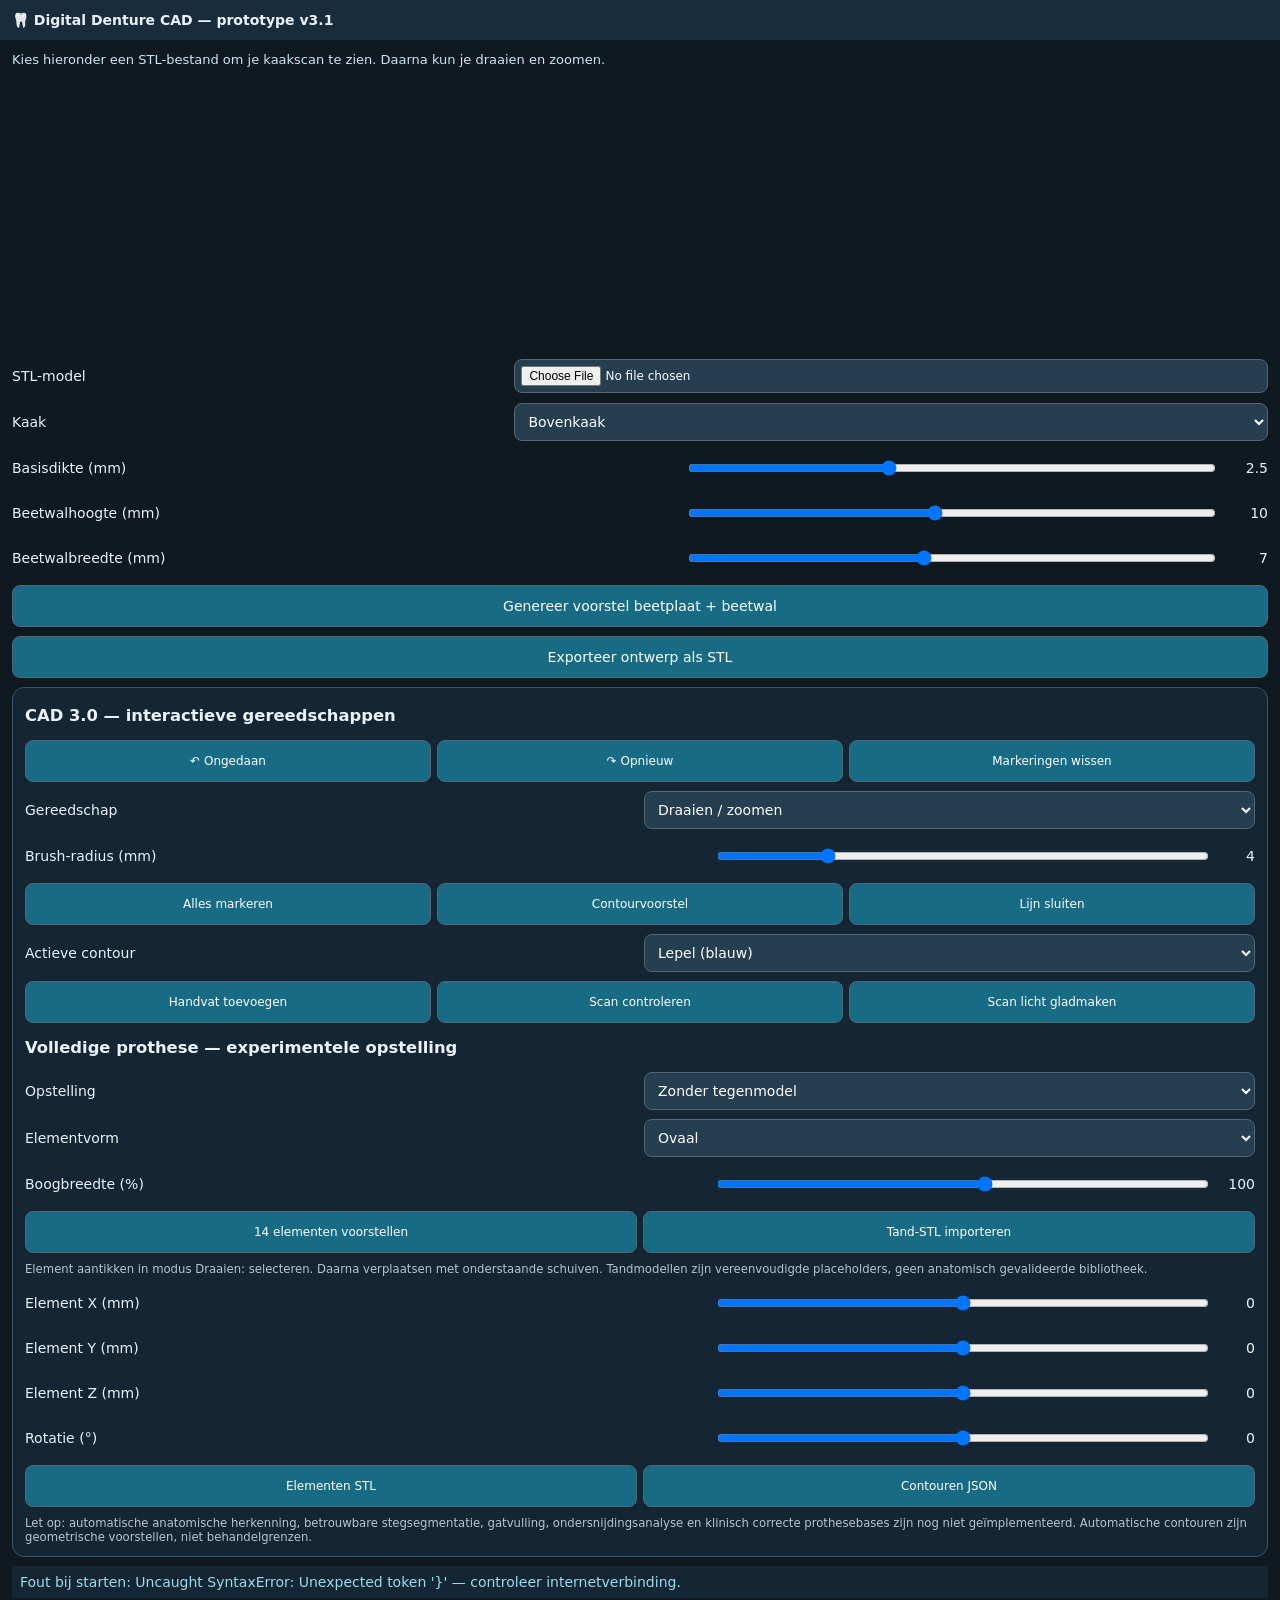
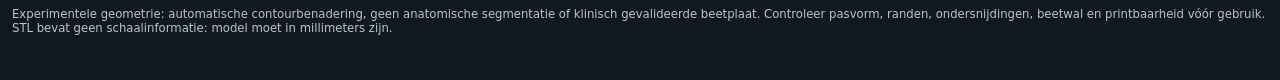
<file: denture_cad_v3_1_scan_fix.html>
<!doctype html><html lang="nl"><head><meta name="viewport" content="width=device-width,initial-scale=1,maximum-scale=1"><meta charset="utf-8"><title>Digital Denture CAD v2.2</title><style>html{height:100%;overflow-y:auto;-webkit-overflow-scrolling:touch}body{margin:0;min-height:100%;overflow-x:hidden;overflow-y:auto;background:#101820;color:#eaf2f7;font:14px system-ui}header{padding:12px;background:#182c3b;font-weight:700}#view{height:clamp(180px,34dvh,330px);width:100%;touch-action:none;position:relative}#view canvas{display:block;max-width:100%}section{padding:12px 12px 45px;display:grid;gap:9px}section label{min-height:36px}button{min-height:42px}button,input,select{font:inherit;padding:9px;border-radius:8px;border:1px solid #567;background:#253e50;color:white}button{background:#176b85}label{display:flex;justify-content:space-between;align-items:center;gap:8px}input[type=range]{width:45%}small{color:#b6c6cf}#status{color:#9cdbeb}@media(max-width:600px){#view{height:30dvh;min-height:175px;max-height:260px}header{padding:9px 12px}section{padding-top:8px}} 
/* v2.2: keep slider values visible on narrow iPhone screens */
*{box-sizing:border-box}section{width:100%;min-width:0}section label{display:grid;grid-template-columns:minmax(0,1fr) minmax(90px,42%) 44px;gap:8px;align-items:center;min-width:0}section label input[type=range]{width:100%;min-width:0;margin:0;padding:0}section label span{display:block;text-align:right;font-variant-numeric:tabular-nums;white-space:nowrap}section label:has(input[type=file]),section label:has(select){grid-template-columns:minmax(0,1fr) minmax(0,60%)}section input[type=file],section select{width:100%;min-width:0}section input[type=file]{font-size:12px;padding:6px}#view{max-width:100vw}@media(max-width:390px){section{padding-left:10px;padding-right:10px}section label{grid-template-columns:minmax(0,1fr) minmax(76px,35%) 38px;font-size:12px;gap:5px}section label:has(input[type=file]),section label:has(select){grid-template-columns:minmax(0,1fr) minmax(0,58%)}}
.panel{padding:12px;border:1px solid #36576a;border-radius:12px;background:#142634;display:grid;gap:9px}.panel h3{margin:6px 0}.toolbar{display:flex;gap:6px;flex-wrap:wrap}.toolbar button{flex:1;min-width:90px;font-size:12px}.panel label{grid-template-columns:minmax(0,1fr) minmax(80px,40%) 38px}.panel label:has(select){grid-template-columns:1fr 1fr}.panel button{touch-action:manipulation}#status{position:sticky;bottom:0;background:#142634;padding:8px;z-index:3}</style></head><body><header>🦷 Digital Denture CAD — prototype v3.1</header><div id="view"><div id="hint" style="position:absolute;top:12px;left:12px;right:12px;pointer-events:none;color:#c9e7f3;font-size:13px;z-index:1">Kies hieronder een STL-bestand om je kaakscan te zien. Daarna kun je draaien en zoomen.</div></div><section><label>STL-model <input type="file" id="file" accept=".stl"></label><label>Kaak <select id="jaw"><option value="upper">Bovenkaak</option><option value="lower">Onderkaak</option></select></label><label>Basisdikte (mm) <input type="range" id="thickness" min="1" max="5" step="0.5" value="2.5"><span id="tv">2.5</span></label><label>Beetwalhoogte (mm) <input type="range" id="height" min="3" max="18" value="10"><span id="hv">10</span></label><label>Beetwalbreedte (mm) <input type="range" id="width" min="3" max="12" value="7"><span id="wv">7</span></label><button id="generate">Genereer voorstel beetplaat + beetwal</button><button id="export">Exporteer ontwerp als STL</button><div class="panel"><h3>CAD 3.0 — interactieve gereedschappen</h3><div class="toolbar"><button id="undo">↶ Ongedaan</button><button id="redo">↷ Opnieuw</button><button id="clearMarks">Markeringen wissen</button></div><label>Gereedschap <select id="tool"><option value="orbit">Draaien / zoomen</option><option value="point">Punt zetten</option><option value="line">Lijn tekenen (punten)</option><option value="brush">Brush selecteren</option><option value="erase">Gum</option><option value="bar">Steg handmatig markeren</option></select></label><label>Brush-radius (mm) <input id="brushSize" type="range" min="1" max="15" value="4"><span id="brushVal">4</span></label><div class="toolbar"><button id="allSelect">Alles markeren</button><button id="autoLines">Contourvoorstel</button><button id="closeLine">Lijn sluiten</button></div><label>Actieve contour <select id="contourType"><option value="tray">Lepel (blauw)</option><option value="bite">Beetplaat (oranje)</option></select></label><div class="toolbar"><button id="addHandle">Handvat toevoegen</button><button id="inspect">Scan controleren</button><button id="smooth">Scan licht gladmaken</button></div><h3>Volledige prothese — experimentele opstelling</h3><label>Opstelling <select id="setupMode"><option value="none">Zonder tegenmodel</option><option value="opposing">Met tegenmodel (apart importeren)</option></select></label><label>Elementvorm <select id="toothStyle"><option value="oval">Ovaal</option><option value="square">Vierkant</option><option value="taper">Taps</option></select></label><label>Boogbreedte (%) <input type="range" id="archWidth" min="70" max="125" value="100"><span id="archVal">100</span></label><div class="toolbar"><button id="makeTeeth">14 elementen voorstellen</button><button id="importTeeth">Tand-STL importeren</button><input type="file" id="toothFile" accept=".stl" hidden></div><small>Element aantikken in modus Draaien: selecteren. Daarna verplaatsen met onderstaande schuiven. Tandmodellen zijn vereenvoudigde placeholders, geen anatomisch gevalideerde bibliotheek.</small><label>Element X (mm) <input type="range" id="toothX" min="-20" max="20" step="0.5" value="0"><span id="txv">0</span></label><label>Element Y (mm) <input type="range" id="toothY" min="-20" max="20" step="0.5" value="0"><span id="tyv">0</span></label><label>Element Z (mm) <input type="range" id="toothZ" min="-20" max="20" step="0.5" value="0"><span id="tzv">0</span></label><label>Rotatie (°) <input type="range" id="toothRot" min="-90" max="90" value="0"><span id="trv">0</span></label><div class="toolbar"><button id="exportTeeth">Elementen STL</button><button id="exportLines">Contouren JSON</button></div><small id="analysis">Let op: automatische anatomische herkenning, betrouwbare stegsegmentatie, gatvulling, ondersnijdingsanalyse en klinisch correcte prothesebases zijn nog niet geïmplementeerd. Automatische contouren zijn geometrische voorstellen, niet behandelgrenzen.</small></div><div id="status">Importeer eerst een STL-model.</div><small>Experimentele geometrie: automatische contourbenadering, geen anatomische segmentatie of klinisch gevalideerde beetplaat. Controleer pasvorm, randen, ondersnijdingen, beetwal en printbaarheid vóór gebruik. STL bevat geen schaalinformatie: model moet in millimeters zijn.</small></section><script>
window.addEventListener('error',e=>{let t=document.getElementById('status');if(t)t.textContent='Fout bij starten: '+e.message+' — controleer internetverbinding.'});
window.addEventListener('unhandledrejection',e=>{let t=document.getElementById('status');if(t)t.textContent='3D-fout: '+String(e.reason)});
</script>
<script type="importmap">{"imports":{"three":"https://cdn.jsdelivr.net/npm/three@0.170.0/build/three.module.js","three/addons/":"https://cdn.jsdelivr.net/npm/three@0.170.0/examples/jsm/"}}</script>
<script type="module">
import * as THREE from 'three';
import {OrbitControls} from 'three/addons/controls/OrbitControls.js';
import {STLLoader} from 'three/addons/loaders/STLLoader.js';
import {STLExporter} from 'three/addons/exporters/STLExporter.js';
const $=id=>document.getElementById(id), scene=new THREE.Scene();scene.background=new THREE.Color(0x101820);const camera=new THREE.PerspectiveCamera(45,1,.1,2000);camera.position.set(0,-100,95);const renderer=new THREE.WebGLRenderer({antialias:true,alpha:false});renderer.setPixelRatio(Math.min(devicePixelRatio,2));$('view').appendChild(renderer.domElement);const controls=new OrbitControls(camera,renderer.domElement);controls.enableDamping=true;scene.add(new THREE.HemisphereLight(0xffffff,0x304559,2));const light=new THREE.DirectionalLight(0xffffff,2);light.position.set(60,-50,90);scene.add(light);let model=null,proposal=null,box=null;function resize(){let w=$('view').clientWidth,h=$('view').clientHeight;renderer.setSize(w,h);camera.aspect=w/h;camera.updateProjectionMatrix()}window.addEventListener('resize',resize);resize();function animate(){requestAnimationFrame(animate);controls.update();renderer.render(scene,camera)}animate();function status(t){$('status').textContent=t}function dispose(o){if(!o)return;scene.remove(o);o.traverse(x=>{if(x.geometry)x.geometry.dispose();if(x.material)x.material.dispose()})}function fit(){const b=new THREE.Box3().setFromObject(model);let c=b.getCenter(new THREE.Vector3()),s=b.getSize(new THREE.Vector3()).length();controls.target.copy(c);camera.position.copy(c).add(new THREE.Vector3(0,-s*.85,s*.65));camera.near=Math.max(.01,s/1000);camera.far=s*20;camera.updateProjectionMatrix();controls.update();renderer.render(scene,camera)}
$('file').onchange=async e=>{const f=e.target.files[0];if(!f)return;try{dispose(model);dispose(proposal);proposal=null;let data=await f.arrayBuffer(),g=new STLLoader().parse(data);g.computeVertexNormals();model=new THREE.Mesh(g,new THREE.MeshStandardMaterial({color:0x9aaab7,roughness:.8,side:THREE.DoubleSide,transparent:true,opacity:.8}));scene.add(model);$('hint').style.display='none';box=new THREE.Box3().setFromObject(model);fit();status('Geïmporteerd: '+f.name+' — '+Math.round(g.attributes.position.count/3)+' driehoeken. Controleer de oriëntatie (Z = occlusaal).')}catch(err){status('Import mislukt: '+err.message)}};
for(let [a,b] of [['thickness','tv'],['height','hv'],['width','wv']])$(a).oninput=()=>$(b).textContent=$(a).value;
function convexHull(points){points.sort((a,b)=>a.x-b.x||a.y-b.y);let cross=(o,a,b)=>(a.x-o.x)*(b.y-o.y)-(a.y-o.y)*(b.x-o.x);let l=[],u=[];for(let p of points){while(l.length>1&&cross(l[l.length-2],l[l.length-1],p)<=0)l.pop();l.push(p)}for(let p of points.slice().reverse()){while(u.length>1&&cross(u[u.length-2],u[u.length-1],p)<=0)u.pop();u.push(p)}l.pop();u.pop();return l.concat(u)}
$('generate').onclick=()=>{if(!model)return status('Importeer eerst een STL.');dispose(proposal);proposal=new THREE.Group();let b=box,sz=b.getSize(new THREE.Vector3()),center=b.getCenter(new THREE.Vector3());if(sz.x<5||sz.y<5)return status('Model te klein of verkeerde eenheden.');let pos=model.geometry.attributes.position,pts=[],stride=Math.max(1,Math.floor(pos.count/12000));for(let i=0;i<pos.count;i+=stride)pts.push({x:pos.getX(i),y:pos.getY(i)});let hull=convexHull(pts);if(hull.length<3)return status('Kan geen contour bepalen.');let shape=new THREE.Shape();hull.forEach((p,i)=>i?shape.lineTo(p.x,p.y):shape.moveTo(p.x,p.y));shape.closePath();let thick=+$('thickness').value;let baseGeo=new THREE.ExtrudeGeometry(shape,{depth:thick,bevelEnabled:false,curveSegments:4});let base=new THREE.Mesh(baseGeo,new THREE.MeshStandardMaterial({color:0x30b8d2,transparent:true,opacity:.65,side:THREE.DoubleSide}));base.position.z=b.max.z+1;proposal.add(base);
// Illustrative U-shaped occlusal rim; the scan cannot determine a clinically correct ridge line.
let w=+$('width').value,h=+$('height').value;let rx=sz.x*.34,ry=sz.y*.30;let curvePts=[];for(let i=0;i<=36;i++){let a=Math.PI+(i/36)*Math.PI;curvePts.push(new THREE.Vector3(center.x+rx*Math.cos(a),center.y+ry*Math.sin(a),b.max.z+1+thick+h*.5))}let curve=new THREE.CatmullRomCurve3(curvePts);let rimGeo=new THREE.TubeGeometry(curve,90,w*.5,10,false);let rim=new THREE.Mesh(rimGeo,new THREE.MeshStandardMaterial({color:0xffbb72,roughness:.7}));proposal.add(rim);scene.add(proposal);status('Voorstel gemaakt. Let op: convex-hull basis en illustratieve beetwal; NIET geschikt voor klinisch gebruik of direct printen.');};
$('export').onclick=()=>{if(!proposal)return status('Genereer eerst een ontwerp.');let out=new STLExporter().parse(proposal,{binary:true});let blob=new Blob([out],{type:'model/stl'}),url=URL.createObjectURL(blob),a=document.createElement('a');a.href=url;a.download='beetplaat_prototype_niet_klinisch.stl';a.click();setTimeout(()=>URL.revokeObjectURL(url),3000);status('Prototype STL geëxporteerd; geometrie is niet gevalideerd of gegarandeerd manifold.')};

// CAD 3.0 experimental interactive layer. Operations are reversible snapshots of authored annotations and tooth transforms.
const ray=new THREE.Raycaster(),mouse=new THREE.Vector2(),annotations=new THREE.Group(),teeth=new THREE.Group();scene.add(annotations,teeth);
let marks=[],teethData=[],selectedTooth=-1,history=[],future=[],activeStroke=false;
const palette={tray:0x33aaff,bite:0xffa832,bar:0xf35bba,point:0x65edbb,brush:0x72ee6d};
const snapshot=()=>JSON.stringify({marks,teethData,selectedTooth});
function commit(){history.push(snapshot());if(history.length>70)history.shift();future=[]}
function restore(s){const a=JSON.parse(s);marks=a.marks;teethData=a.teethData;selectedTooth=a.selectedTooth;renderAnnotations();renderTeeth()}
$('undo').onclick=()=>{if(history.length){future.push(snapshot());restore(history.pop());status('Laatste bewerking ongedaan gemaakt.')}};
$('redo').onclick=()=>{if(future.length){history.push(snapshot());restore(future.pop());status('Bewerking opnieuw uitgevoerd.')}};
function dot(p,color,r=1){let m=new THREE.Mesh(new THREE.SphereGeometry(r,9,7),new THREE.MeshBasicMaterial({color,depthTest:false}));m.position.set(...p);m.renderOrder=9;annotations.add(m)}
function renderAnnotations(){while(annotations.children.length){let x=annotations.children[0];annotations.remove(x);x.geometry?.dispose();x.material?.dispose()}
 const groups={};marks.forEach((m,i)=>{if(m.type==='point'||m.type==='brush'||m.type==='bar'){dot(m.p,palette[m.type],m.type==='brush'?m.r:1.1)}else if(m.type==='line'){dot(m.p,palette[m.contour],.85);(groups[m.contour]??=[]).push(m.p)}});
 for(let [kind,arr] of Object.entries(groups)){if(arr.length>1){const pts=arr.map(p=>new THREE.Vector3(...p));const g=new THREE.BufferGeometry().setFromPoints(pts);const line=new THREE.Line(g,new THREE.LineBasicMaterial({color:palette[kind],depthTest:false}));line.renderOrder=10;annotations.add(line)}}}
}
function renderTeeth(){while(teeth.children.length){const x=teeth.children[0];teeth.remove(x);x.geometry?.dispose();x.material?.dispose()}
 teethData.forEach((t,i)=>{let g=new THREE.SphereGeometry(1,16,12),shape=$('toothStyle').value;g.scale(t.w*(shape==='square'?1.1:1),t.d,t.h);let m=new THREE.Mesh(g,new THREE.MeshStandardMaterial({color:i===selectedTooth?0x56dafa:0xf0e6cf,roughness:.65}));m.position.set(...t.p);m.rotation.z=t.rot||0;m.userData.toothIndex=i;teeth.add(m)})}
function hit(ev){if(!model)return null;const rect=renderer.domElement.getBoundingClientRect();mouse.set((ev.clientX-rect.left)/rect.width*2-1,-(ev.clientY-rect.top)/rect.height*2+1);ray.setFromCamera(mouse,camera);return ray.intersectObject(model,false)[0]}
function pickTooth(ev){const rect=renderer.domElement.getBoundingClientRect();mouse.set((ev.clientX-rect.left)/rect.width*2-1,-(ev.clientY-rect.top)/rect.height*2+1);ray.setFromCamera(mouse,camera);return ray.intersectObjects(teeth.children)[0]}
function addMark(ev){let h=hit(ev);if(!h)return;let tool=$('tool').value;if(tool==='orbit'){let t=pickTooth(ev);if(t){selectedTooth=t.object.userData.toothIndex;renderTeeth();status('Element '+(selectedTooth+1)+' geselecteerd.')}return}let p=h.point.toArray();if(tool==='erase'){let idx=-1,best=Infinity;marks.forEach((m,i)=>{let d=new THREE.Vector3(...m.p).distanceTo(h.point);if(d<best){best=d;idx=i}});if(idx>=0&&best<+$('brushSize').value){commit();marks.splice(idx,1)}}else{commit();marks.push({type:tool==='line'?'line':tool,p,contour:$('contourType').value,r:+$('brushSize').value})}renderAnnotations()}
let down=null;renderer.domElement.addEventListener('pointerdown',e=>{down={x:e.clientX,y:e.clientY};if(['brush','bar','erase'].includes($('tool').value)){activeStroke=true;addMark(e)}},{passive:true});renderer.domElement.addEventListener('pointermove',e=>{if(activeStroke&&down&&Math.hypot(e.clientX-down.x,e.clientY-down.y)>6){addMark(e);down={x:e.clientX,y:e.clientY}}},{passive:true});renderer.domElement.addEventListener('pointerup',e=>{if(down&&!activeStroke&&Math.hypot(e.clientX-down.x,e.clientY-down.y)<10)addMark(e);activeStroke=false;down=null});
$('tool').onchange=()=>{controls.enabled=$('tool').value==='orbit';status(controls.enabled?'Model draaien ingeschakeld.':'Tik op de scan om te tekenen; kies Draaien om weer te navigeren.')};
$('brushSize').oninput=()=>$('brushVal').textContent=$('brushSize').value;
$('archWidth').oninput=()=>$('archVal').textContent=$('archWidth').value;
$('clearMarks').onclick=()=>{commit();marks=[];renderAnnotations()};
$('allSelect').onclick=()=>{if(!model)return status('Importeer eerst STL.');commit();let pos=model.geometry.attributes.position;let n=Math.min(300,Math.floor(pos.count/60));for(let i=0;i<n;i++){let j=Math.floor(i*pos.count/n);marks.push({type:'brush',p:[pos.getX(j),pos.getY(j),pos.getZ(j)],r:1})}renderAnnotations();status('Volledige mesh visueel gemarkeerd (voorbeeldpunten).')};
$('closeLine').onclick=()=>{let c=$('contourType').value,ls=marks.filter(m=>m.type==='line'&&m.contour===c);if(ls.length<3)return status('Minstens drie punten nodig.');commit();marks.push({...ls[0],p:[...ls[0].p]});renderAnnotations()};
$('autoLines').onclick=()=>{if(!model)return status('Importeer STL.');commit();let pos=model.geometry.attributes.position,points=[],stride=Math.max(1,Math.floor(pos.count/8000));for(let i=0;i<pos.count;i+=stride)points.push({x:pos.getX(i),y:pos.getY(i)});let hull=convexHull(points);let z=box.max.z+1;for(let type of ['tray','bite']){let center=box.getCenter(new THREE.Vector3()),scale=type==='tray'?.93:.72;for(let p of hull.filter((_,i)=>i%Math.max(1,Math.floor(hull.length/80))===0)){marks.push({type:'line',contour:type,p:[center.x+(p.x-center.x)*scale,center.y+(p.y-center.y)*scale,z+(type==='bite'?1:0)]})}let arr=marks.filter(m=>m.type==='line'&&m.contour===type);if(arr.length)marks.push({...arr[0],p:[...arr[0].p]})}renderAnnotations();status('Twee geometrische contourvoorstellen getekend. Geen anatomische analyse; handmatig corrigeren.')};
$('addHandle').onclick=()=>{if(!proposal)return status('Genereer eerst een beetplaatvoorstel.');commit();let b=box,c=b.getCenter(new THREE.Vector3()),g=new THREE.CylinderGeometry(3,4,17,18),m=new THREE.Mesh(g,new THREE.MeshStandardMaterial({color:0x25bdd8}));m.rotation.x=Math.PI/2;m.position.set(c.x,b.min.y-5,b.max.z+6);proposal.add(m);status('Illustratief handvat toegevoegd. Controleer positie en verbinding.')};
$('inspect').onclick=()=>{if(!model)return status('Importeer STL.');let g=model.geometry,p=g.attributes.position,tri=Math.floor(p.count/3),b=new THREE.Box3().setFromObject(model),sz=b.getSize(new THREE.Vector3());$('analysis').textContent=`Mesh: ${tri.toLocaleString('nl-NL')} driehoeken; afmetingen ${sz.x.toFixed(1)} × ${sz.y.toFixed(1)} × ${sz.z.toFixed(1)} mm. Dit is geen gat- of stegdetectie; scanoriëntatie en schaal controleren.`;status('Mesh-inspectie voltooid.')};
$('smooth').onclick=()=>status('Veiligheid: gladmaken is nog niet actief. Originele scan blijft ongewijzigd; geen schijnreparatie uitgevoerd.');
$('makeTeeth').onclick=()=>{if(!model)return status('Importeer eerst een kaak-STL.');commit();teethData=[];let b=box,c=b.getCenter(new THREE.Vector3()),sz=b.getSize(new THREE.Vector3()),rx=sz.x*.36*(+$('archWidth').value/100),ry=sz.y*.33;for(let i=0;i<14;i++){let a=Math.PI+(i/13)*Math.PI;let posterior=Math.abs(i-6.5)/6.5;teethData.push({p:[c.x+rx*Math.cos(a),c.y+ry*Math.sin(a),b.max.z+4],w:posterior>0.45?3.5:2.8,d:posterior>0.45?3.8:2.6,h:posterior>0.45?4.2:5.2,rot:a-Math.PI*1.5})}selectedTooth=0;renderTeeth();status('14 vereenvoudigde elementen geplaatst ZONDER tegenmodel. Illustratieve opstelling; geen occlusie- of esthetiekvalidatie.')};
for(let [id,axis,out] of [['toothX',0,'txv'],['toothY',1,'tyv'],['toothZ',2,'tzv']]){$(id).oninput=()=>{$(out).textContent=$(id).value;if(selectedTooth<0||!teethData[selectedTooth])return;let t=teethData[selectedTooth];if(!$(id).dataset.base)$(id).dataset.base=t.p[axis];t.p[axis]=+$(id).dataset.base + +$(id).value;renderTeeth()};$(id).onchange=()=>{history.push(snapshot());future=[]}};
$('toothRot').oninput=()=>{$('trv').textContent=$('toothRot').value;if(selectedTooth>=0){teethData[selectedTooth].rot=+$('toothRot').value*Math.PI/180;renderTeeth()}};
$('toothStyle').onchange=renderTeeth;
$('importTeeth').onclick=()=>$('toothFile').click();$('toothFile').onchange=async e=>{let f=e.target.files[0];if(!f)return;try{let g=new STLLoader().parse(await f.arrayBuffer());let b=new THREE.Box3().setFromBufferAttribute(g.attributes.position);let size=b.getSize(new THREE.Vector3());status('Tand-STL geladen: '+f.name+' ('+size.x.toFixed(1)+' mm breed). Voor echte bibliotheekopstelling is tandidentificatie en uitlijning nog nodig.')}catch(err){status(err.message)}};
function download(name,data,type){let u=URL.createObjectURL(new Blob([data],{type})),a=document.createElement('a');a.href=u;a.download=name;a.click();setTimeout(()=>URL.revokeObjectURL(u),5000)}
$('exportTeeth').onclick=()=>{if(!teeth.children.length)return status('Eerst elementen opstellen.');let out=new STLExporter().parse(teeth,{binary:true});download('elementen_placeholder_niet_klinisch.stl',out,'model/stl');status('Elementen als losse placeholder-meshes geëxporteerd.')};
$('exportLines').onclick=()=>download('contouren_cad3.json',JSON.stringify({units:'mm',marks},null,2),'application/json');
// Clear authored overlays when a different patient scan is loaded.
$('file').addEventListener('change',()=>{marks=[];teethData=[];selectedTooth=-1;history=[];future=[];renderAnnotations();renderTeeth()});
</script></body></html>
</file>
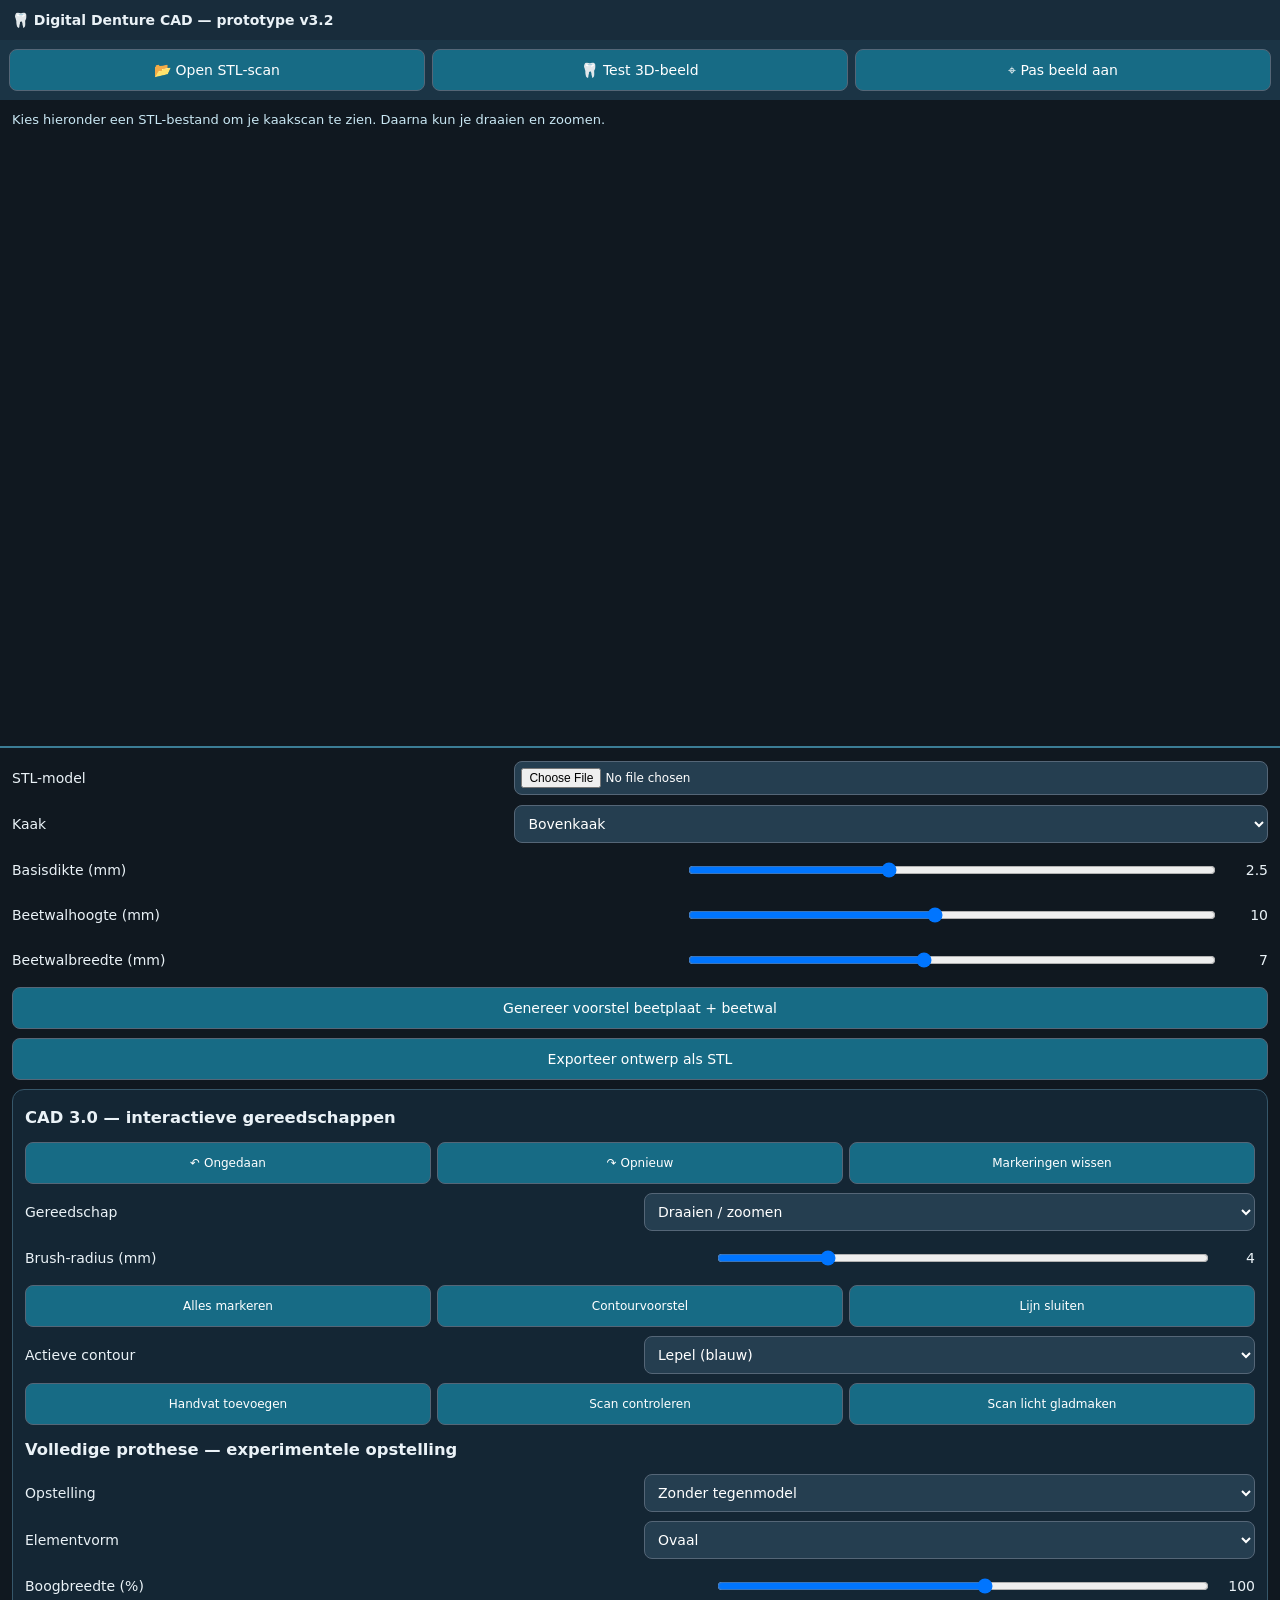
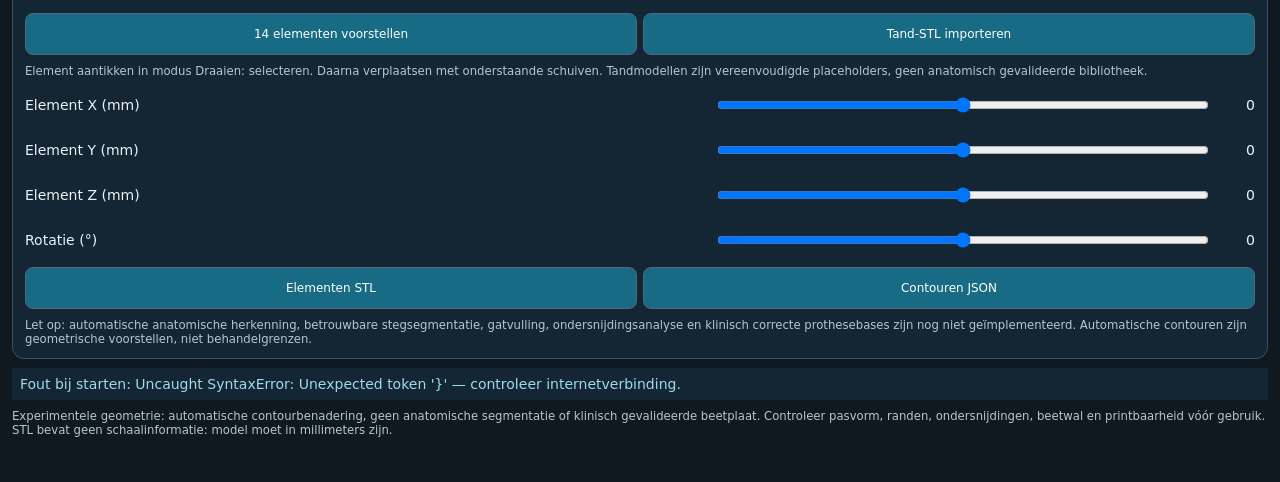
<file: denture_cad_v3_2_groot_beeld.html>
<!doctype html><html lang="nl"><head><meta name="viewport" content="width=device-width,initial-scale=1,maximum-scale=1"><meta charset="utf-8"><title>Digital Denture CAD v3.2</title><style>html{height:100%;overflow-y:auto;-webkit-overflow-scrolling:touch}body{margin:0;min-height:100%;overflow-x:hidden;overflow-y:auto;background:#101820;color:#eaf2f7;font:14px system-ui}header{padding:12px;background:#182c3b;font-weight:700}#view{height:clamp(180px,34dvh,330px);width:100%;touch-action:none;position:relative}#view canvas{display:block;max-width:100%}section{padding:12px 12px 45px;display:grid;gap:9px}section label{min-height:36px}button{min-height:42px}button,input,select{font:inherit;padding:9px;border-radius:8px;border:1px solid #567;background:#253e50;color:white}button{background:#176b85}label{display:flex;justify-content:space-between;align-items:center;gap:8px}input[type=range]{width:45%}small{color:#b6c6cf}#status{color:#9cdbeb}@media(max-width:600px){#view{height:30dvh;min-height:175px;max-height:260px}header{padding:9px 12px}section{padding-top:8px}} 
/* v2.2: keep slider values visible on narrow iPhone screens */
*{box-sizing:border-box}section{width:100%;min-width:0}section label{display:grid;grid-template-columns:minmax(0,1fr) minmax(90px,42%) 44px;gap:8px;align-items:center;min-width:0}section label input[type=range]{width:100%;min-width:0;margin:0;padding:0}section label span{display:block;text-align:right;font-variant-numeric:tabular-nums;white-space:nowrap}section label:has(input[type=file]),section label:has(select){grid-template-columns:minmax(0,1fr) minmax(0,60%)}section input[type=file],section select{width:100%;min-width:0}section input[type=file]{font-size:12px;padding:6px}#view{max-width:100vw}@media(max-width:390px){section{padding-left:10px;padding-right:10px}section label{grid-template-columns:minmax(0,1fr) minmax(76px,35%) 38px;font-size:12px;gap:5px}section label:has(input[type=file]),section label:has(select){grid-template-columns:minmax(0,1fr) minmax(0,58%)}}
.panel{padding:12px;border:1px solid #36576a;border-radius:12px;background:#142634;display:grid;gap:9px}.panel h3{margin:6px 0}.toolbar{display:flex;gap:6px;flex-wrap:wrap}.toolbar button{flex:1;min-width:90px;font-size:12px}.panel label{grid-template-columns:minmax(0,1fr) minmax(80px,40%) 38px}.panel label:has(select){grid-template-columns:1fr 1fr}.panel button{touch-action:manipulation}#status{position:sticky;bottom:0;background:#142634;padding:8px;z-index:3}
/* v3.2 large viewport */
#view{height:72dvh!important;min-height:420px!important;max-height:none!important;border-bottom:2px solid #3b7c95;background:#101820}
#view canvas{width:100%!important;height:100%!important}
#status{position:relative}
#quickbar{display:flex;gap:7px;padding:9px;background:#1b3445;flex-wrap:wrap}
#quickbar button{flex:1;min-width:90px}
@media(max-width:600px){#view{height:69dvh!important;min-height:350px!important;max-height:none!important}}
</style></head><body><header>🦷 Digital Denture CAD — prototype v3.2</header><div id="quickbar"><button id="chooseScan">📂 Open STL-scan</button><button id="demo">🦷 Test 3D-beeld</button><button id="resetCamera">⌖ Pas beeld aan</button></div><div id="view"><div id="hint" style="position:absolute;top:12px;left:12px;right:12px;pointer-events:none;color:#c9e7f3;font-size:13px;z-index:1">Kies hieronder een STL-bestand om je kaakscan te zien. Daarna kun je draaien en zoomen.</div></div><section><label>STL-model <input type="file" id="file" accept=".stl"></label><label>Kaak <select id="jaw"><option value="upper">Bovenkaak</option><option value="lower">Onderkaak</option></select></label><label>Basisdikte (mm) <input type="range" id="thickness" min="1" max="5" step="0.5" value="2.5"><span id="tv">2.5</span></label><label>Beetwalhoogte (mm) <input type="range" id="height" min="3" max="18" value="10"><span id="hv">10</span></label><label>Beetwalbreedte (mm) <input type="range" id="width" min="3" max="12" value="7"><span id="wv">7</span></label><button id="generate">Genereer voorstel beetplaat + beetwal</button><button id="export">Exporteer ontwerp als STL</button><div class="panel"><h3>CAD 3.0 — interactieve gereedschappen</h3><div class="toolbar"><button id="undo">↶ Ongedaan</button><button id="redo">↷ Opnieuw</button><button id="clearMarks">Markeringen wissen</button></div><label>Gereedschap <select id="tool"><option value="orbit">Draaien / zoomen</option><option value="point">Punt zetten</option><option value="line">Lijn tekenen (punten)</option><option value="brush">Brush selecteren</option><option value="erase">Gum</option><option value="bar">Steg handmatig markeren</option></select></label><label>Brush-radius (mm) <input id="brushSize" type="range" min="1" max="15" value="4"><span id="brushVal">4</span></label><div class="toolbar"><button id="allSelect">Alles markeren</button><button id="autoLines">Contourvoorstel</button><button id="closeLine">Lijn sluiten</button></div><label>Actieve contour <select id="contourType"><option value="tray">Lepel (blauw)</option><option value="bite">Beetplaat (oranje)</option></select></label><div class="toolbar"><button id="addHandle">Handvat toevoegen</button><button id="inspect">Scan controleren</button><button id="smooth">Scan licht gladmaken</button></div><h3>Volledige prothese — experimentele opstelling</h3><label>Opstelling <select id="setupMode"><option value="none">Zonder tegenmodel</option><option value="opposing">Met tegenmodel (apart importeren)</option></select></label><label>Elementvorm <select id="toothStyle"><option value="oval">Ovaal</option><option value="square">Vierkant</option><option value="taper">Taps</option></select></label><label>Boogbreedte (%) <input type="range" id="archWidth" min="70" max="125" value="100"><span id="archVal">100</span></label><div class="toolbar"><button id="makeTeeth">14 elementen voorstellen</button><button id="importTeeth">Tand-STL importeren</button><input type="file" id="toothFile" accept=".stl" hidden></div><small>Element aantikken in modus Draaien: selecteren. Daarna verplaatsen met onderstaande schuiven. Tandmodellen zijn vereenvoudigde placeholders, geen anatomisch gevalideerde bibliotheek.</small><label>Element X (mm) <input type="range" id="toothX" min="-20" max="20" step="0.5" value="0"><span id="txv">0</span></label><label>Element Y (mm) <input type="range" id="toothY" min="-20" max="20" step="0.5" value="0"><span id="tyv">0</span></label><label>Element Z (mm) <input type="range" id="toothZ" min="-20" max="20" step="0.5" value="0"><span id="tzv">0</span></label><label>Rotatie (°) <input type="range" id="toothRot" min="-90" max="90" value="0"><span id="trv">0</span></label><div class="toolbar"><button id="exportTeeth">Elementen STL</button><button id="exportLines">Contouren JSON</button></div><small id="analysis">Let op: automatische anatomische herkenning, betrouwbare stegsegmentatie, gatvulling, ondersnijdingsanalyse en klinisch correcte prothesebases zijn nog niet geïmplementeerd. Automatische contouren zijn geometrische voorstellen, niet behandelgrenzen.</small></div><div id="status">3D-engine wordt geladen…</div><small>Experimentele geometrie: automatische contourbenadering, geen anatomische segmentatie of klinisch gevalideerde beetplaat. Controleer pasvorm, randen, ondersnijdingen, beetwal en printbaarheid vóór gebruik. STL bevat geen schaalinformatie: model moet in millimeters zijn.</small></section><script>
window.addEventListener('error',e=>{let t=document.getElementById('status');if(t)t.textContent='Fout bij starten: '+e.message+' — controleer internetverbinding.'});
window.addEventListener('unhandledrejection',e=>{let t=document.getElementById('status');if(t)t.textContent='3D-fout: '+String(e.reason)});
</script>
<script type="importmap">{"imports":{"three":"https://cdn.jsdelivr.net/npm/three@0.170.0/build/three.module.js","three/addons/":"https://cdn.jsdelivr.net/npm/three@0.170.0/examples/jsm/"}}</script>
<script type="module">
import * as THREE from 'three';
import {OrbitControls} from 'three/addons/controls/OrbitControls.js';
import {STLLoader} from 'three/addons/loaders/STLLoader.js';
import {STLExporter} from 'three/addons/exporters/STLExporter.js';
const $=id=>document.getElementById(id), scene=new THREE.Scene();scene.background=new THREE.Color(0x101820);const camera=new THREE.PerspectiveCamera(45,1,.1,2000);camera.position.set(0,-100,95);const renderer=new THREE.WebGLRenderer({antialias:true,alpha:false,powerPreference:'default'});renderer.setPixelRatio(Math.min(devicePixelRatio,2));$('view').appendChild(renderer.domElement);const controls=new OrbitControls(camera,renderer.domElement);controls.enableDamping=true;scene.add(new THREE.HemisphereLight(0xffffff,0x304559,2));const light=new THREE.DirectionalLight(0xffffff,2);light.position.set(60,-50,90);scene.add(light);let model=null,proposal=null,box=null;function resize(){let w=$('view').clientWidth,h=$('view').clientHeight;renderer.setSize(w,h);camera.aspect=w/h;camera.updateProjectionMatrix()}window.addEventListener('resize',resize);resize();function animate(){requestAnimationFrame(animate);controls.update();renderer.render(scene,camera)}animate();function status(t){$('status').textContent=t}status('3D-engine gestart. Tik op Test 3D-beeld of Open STL-scan.');$('chooseScan').onclick=()=>$('file').click();function dispose(o){if(!o)return;scene.remove(o);o.traverse(x=>{if(x.geometry)x.geometry.dispose();if(x.material)x.material.dispose()})}function fit(){const b=new THREE.Box3().setFromObject(model);let c=b.getCenter(new THREE.Vector3()),s=b.getSize(new THREE.Vector3()).length();controls.target.copy(c);camera.position.copy(c).add(new THREE.Vector3(0,-s*.85,s*.65));camera.near=Math.max(.01,s/1000);camera.far=s*20;camera.updateProjectionMatrix();controls.update();renderer.render(scene,camera)}
$('file').onchange=async e=>{const f=e.target.files[0];if(!f)return;try{status('STL wordt geladen: '+f.name);dispose(model);dispose(proposal);proposal=null;let data=await f.arrayBuffer(),g=new STLLoader().parse(data);g.computeVertexNormals();model=new THREE.Mesh(g,new THREE.MeshStandardMaterial({color:0x9aaab7,roughness:.8,side:THREE.DoubleSide,transparent:true,opacity:.8}));scene.add(model);$('hint').style.display='none';box=new THREE.Box3().setFromObject(model);fit();resize();status('Geïmporteerd: '+f.name+' — '+Math.round(g.attributes.position.count/3)+' driehoeken. Controleer de oriëntatie (Z = occlusaal).')}catch(err){status('Import mislukt: '+err.message)}};
$('demo').onclick=()=>{dispose(model);dispose(proposal);proposal=null;let g=new THREE.TorusKnotGeometry(18,5,120,12);model=new THREE.Mesh(g,new THREE.MeshStandardMaterial({color:0x58c9ed,side:THREE.DoubleSide}));scene.add(model);box=new THREE.Box3().setFromObject(model);fit();$('hint').style.display='none';status('Testobject zichtbaar? Dan werkt de 3D-engine. Kies nu je eigen STL-scan.')};$('resetCamera').onclick=()=>{if(model){fit();resize();status('Beeld passend gemaakt.')}else status('Open eerst een STL-scan of testobject.')};for(let [a,b] of [['thickness','tv'],['height','hv'],['width','wv']])$(a).oninput=()=>$(b).textContent=$(a).value;
function convexHull(points){points.sort((a,b)=>a.x-b.x||a.y-b.y);let cross=(o,a,b)=>(a.x-o.x)*(b.y-o.y)-(a.y-o.y)*(b.x-o.x);let l=[],u=[];for(let p of points){while(l.length>1&&cross(l[l.length-2],l[l.length-1],p)<=0)l.pop();l.push(p)}for(let p of points.slice().reverse()){while(u.length>1&&cross(u[u.length-2],u[u.length-1],p)<=0)u.pop();u.push(p)}l.pop();u.pop();return l.concat(u)}
$('generate').onclick=()=>{if(!model)return status('Importeer eerst een STL.');dispose(proposal);proposal=new THREE.Group();let b=box,sz=b.getSize(new THREE.Vector3()),center=b.getCenter(new THREE.Vector3());if(sz.x<5||sz.y<5)return status('Model te klein of verkeerde eenheden.');let pos=model.geometry.attributes.position,pts=[],stride=Math.max(1,Math.floor(pos.count/12000));for(let i=0;i<pos.count;i+=stride)pts.push({x:pos.getX(i),y:pos.getY(i)});let hull=convexHull(pts);if(hull.length<3)return status('Kan geen contour bepalen.');let shape=new THREE.Shape();hull.forEach((p,i)=>i?shape.lineTo(p.x,p.y):shape.moveTo(p.x,p.y));shape.closePath();let thick=+$('thickness').value;let baseGeo=new THREE.ExtrudeGeometry(shape,{depth:thick,bevelEnabled:false,curveSegments:4});let base=new THREE.Mesh(baseGeo,new THREE.MeshStandardMaterial({color:0x30b8d2,transparent:true,opacity:.65,side:THREE.DoubleSide}));base.position.z=b.max.z+1;proposal.add(base);
// Illustrative U-shaped occlusal rim; the scan cannot determine a clinically correct ridge line.
let w=+$('width').value,h=+$('height').value;let rx=sz.x*.34,ry=sz.y*.30;let curvePts=[];for(let i=0;i<=36;i++){let a=Math.PI+(i/36)*Math.PI;curvePts.push(new THREE.Vector3(center.x+rx*Math.cos(a),center.y+ry*Math.sin(a),b.max.z+1+thick+h*.5))}let curve=new THREE.CatmullRomCurve3(curvePts);let rimGeo=new THREE.TubeGeometry(curve,90,w*.5,10,false);let rim=new THREE.Mesh(rimGeo,new THREE.MeshStandardMaterial({color:0xffbb72,roughness:.7}));proposal.add(rim);scene.add(proposal);status('Voorstel gemaakt. Let op: convex-hull basis en illustratieve beetwal; NIET geschikt voor klinisch gebruik of direct printen.');};
$('export').onclick=()=>{if(!proposal)return status('Genereer eerst een ontwerp.');let out=new STLExporter().parse(proposal,{binary:true});let blob=new Blob([out],{type:'model/stl'}),url=URL.createObjectURL(blob),a=document.createElement('a');a.href=url;a.download='beetplaat_prototype_niet_klinisch.stl';a.click();setTimeout(()=>URL.revokeObjectURL(url),3000);status('Prototype STL geëxporteerd; geometrie is niet gevalideerd of gegarandeerd manifold.')};

// CAD 3.0 experimental interactive layer. Operations are reversible snapshots of authored annotations and tooth transforms.
const ray=new THREE.Raycaster(),mouse=new THREE.Vector2(),annotations=new THREE.Group(),teeth=new THREE.Group();scene.add(annotations,teeth);
let marks=[],teethData=[],selectedTooth=-1,history=[],future=[],activeStroke=false;
const palette={tray:0x33aaff,bite:0xffa832,bar:0xf35bba,point:0x65edbb,brush:0x72ee6d};
const snapshot=()=>JSON.stringify({marks,teethData,selectedTooth});
function commit(){history.push(snapshot());if(history.length>70)history.shift();future=[]}
function restore(s){const a=JSON.parse(s);marks=a.marks;teethData=a.teethData;selectedTooth=a.selectedTooth;renderAnnotations();renderTeeth()}
$('undo').onclick=()=>{if(history.length){future.push(snapshot());restore(history.pop());status('Laatste bewerking ongedaan gemaakt.')}};
$('redo').onclick=()=>{if(future.length){history.push(snapshot());restore(future.pop());status('Bewerking opnieuw uitgevoerd.')}};
function dot(p,color,r=1){let m=new THREE.Mesh(new THREE.SphereGeometry(r,9,7),new THREE.MeshBasicMaterial({color,depthTest:false}));m.position.set(...p);m.renderOrder=9;annotations.add(m)}
function renderAnnotations(){while(annotations.children.length){let x=annotations.children[0];annotations.remove(x);x.geometry?.dispose();x.material?.dispose()}
 const groups={};marks.forEach((m,i)=>{if(m.type==='point'||m.type==='brush'||m.type==='bar'){dot(m.p,palette[m.type],m.type==='brush'?m.r:1.1)}else if(m.type==='line'){dot(m.p,palette[m.contour],.85);(groups[m.contour]??=[]).push(m.p)}});
 for(let [kind,arr] of Object.entries(groups)){if(arr.length>1){const pts=arr.map(p=>new THREE.Vector3(...p));const g=new THREE.BufferGeometry().setFromPoints(pts);const line=new THREE.Line(g,new THREE.LineBasicMaterial({color:palette[kind],depthTest:false}));line.renderOrder=10;annotations.add(line)}}}
}
function renderTeeth(){while(teeth.children.length){const x=teeth.children[0];teeth.remove(x);x.geometry?.dispose();x.material?.dispose()}
 teethData.forEach((t,i)=>{let g=new THREE.SphereGeometry(1,16,12),shape=$('toothStyle').value;g.scale(t.w*(shape==='square'?1.1:1),t.d,t.h);let m=new THREE.Mesh(g,new THREE.MeshStandardMaterial({color:i===selectedTooth?0x56dafa:0xf0e6cf,roughness:.65}));m.position.set(...t.p);m.rotation.z=t.rot||0;m.userData.toothIndex=i;teeth.add(m)})}
function hit(ev){if(!model)return null;const rect=renderer.domElement.getBoundingClientRect();mouse.set((ev.clientX-rect.left)/rect.width*2-1,-(ev.clientY-rect.top)/rect.height*2+1);ray.setFromCamera(mouse,camera);return ray.intersectObject(model,false)[0]}
function pickTooth(ev){const rect=renderer.domElement.getBoundingClientRect();mouse.set((ev.clientX-rect.left)/rect.width*2-1,-(ev.clientY-rect.top)/rect.height*2+1);ray.setFromCamera(mouse,camera);return ray.intersectObjects(teeth.children)[0]}
function addMark(ev){let h=hit(ev);if(!h)return;let tool=$('tool').value;if(tool==='orbit'){let t=pickTooth(ev);if(t){selectedTooth=t.object.userData.toothIndex;renderTeeth();status('Element '+(selectedTooth+1)+' geselecteerd.')}return}let p=h.point.toArray();if(tool==='erase'){let idx=-1,best=Infinity;marks.forEach((m,i)=>{let d=new THREE.Vector3(...m.p).distanceTo(h.point);if(d<best){best=d;idx=i}});if(idx>=0&&best<+$('brushSize').value){commit();marks.splice(idx,1)}}else{commit();marks.push({type:tool==='line'?'line':tool,p,contour:$('contourType').value,r:+$('brushSize').value})}renderAnnotations()}
let down=null;renderer.domElement.addEventListener('pointerdown',e=>{down={x:e.clientX,y:e.clientY};if(['brush','bar','erase'].includes($('tool').value)){activeStroke=true;addMark(e)}},{passive:true});renderer.domElement.addEventListener('pointermove',e=>{if(activeStroke&&down&&Math.hypot(e.clientX-down.x,e.clientY-down.y)>6){addMark(e);down={x:e.clientX,y:e.clientY}}},{passive:true});renderer.domElement.addEventListener('pointerup',e=>{if(down&&!activeStroke&&Math.hypot(e.clientX-down.x,e.clientY-down.y)<10)addMark(e);activeStroke=false;down=null});
$('tool').onchange=()=>{controls.enabled=$('tool').value==='orbit';status(controls.enabled?'Model draaien ingeschakeld.':'Tik op de scan om te tekenen; kies Draaien om weer te navigeren.')};
$('brushSize').oninput=()=>$('brushVal').textContent=$('brushSize').value;
$('archWidth').oninput=()=>$('archVal').textContent=$('archWidth').value;
$('clearMarks').onclick=()=>{commit();marks=[];renderAnnotations()};
$('allSelect').onclick=()=>{if(!model)return status('Importeer eerst STL.');commit();let pos=model.geometry.attributes.position;let n=Math.min(300,Math.floor(pos.count/60));for(let i=0;i<n;i++){let j=Math.floor(i*pos.count/n);marks.push({type:'brush',p:[pos.getX(j),pos.getY(j),pos.getZ(j)],r:1})}renderAnnotations();status('Volledige mesh visueel gemarkeerd (voorbeeldpunten).')};
$('closeLine').onclick=()=>{let c=$('contourType').value,ls=marks.filter(m=>m.type==='line'&&m.contour===c);if(ls.length<3)return status('Minstens drie punten nodig.');commit();marks.push({...ls[0],p:[...ls[0].p]});renderAnnotations()};
$('autoLines').onclick=()=>{if(!model)return status('Importeer STL.');commit();let pos=model.geometry.attributes.position,points=[],stride=Math.max(1,Math.floor(pos.count/8000));for(let i=0;i<pos.count;i+=stride)points.push({x:pos.getX(i),y:pos.getY(i)});let hull=convexHull(points);let z=box.max.z+1;for(let type of ['tray','bite']){let center=box.getCenter(new THREE.Vector3()),scale=type==='tray'?.93:.72;for(let p of hull.filter((_,i)=>i%Math.max(1,Math.floor(hull.length/80))===0)){marks.push({type:'line',contour:type,p:[center.x+(p.x-center.x)*scale,center.y+(p.y-center.y)*scale,z+(type==='bite'?1:0)]})}let arr=marks.filter(m=>m.type==='line'&&m.contour===type);if(arr.length)marks.push({...arr[0],p:[...arr[0].p]})}renderAnnotations();status('Twee geometrische contourvoorstellen getekend. Geen anatomische analyse; handmatig corrigeren.')};
$('addHandle').onclick=()=>{if(!proposal)return status('Genereer eerst een beetplaatvoorstel.');commit();let b=box,c=b.getCenter(new THREE.Vector3()),g=new THREE.CylinderGeometry(3,4,17,18),m=new THREE.Mesh(g,new THREE.MeshStandardMaterial({color:0x25bdd8}));m.rotation.x=Math.PI/2;m.position.set(c.x,b.min.y-5,b.max.z+6);proposal.add(m);status('Illustratief handvat toegevoegd. Controleer positie en verbinding.')};
$('inspect').onclick=()=>{if(!model)return status('Importeer STL.');let g=model.geometry,p=g.attributes.position,tri=Math.floor(p.count/3),b=new THREE.Box3().setFromObject(model),sz=b.getSize(new THREE.Vector3());$('analysis').textContent=`Mesh: ${tri.toLocaleString('nl-NL')} driehoeken; afmetingen ${sz.x.toFixed(1)} × ${sz.y.toFixed(1)} × ${sz.z.toFixed(1)} mm. Dit is geen gat- of stegdetectie; scanoriëntatie en schaal controleren.`;status('Mesh-inspectie voltooid.')};
$('smooth').onclick=()=>status('Veiligheid: gladmaken is nog niet actief. Originele scan blijft ongewijzigd; geen schijnreparatie uitgevoerd.');
$('makeTeeth').onclick=()=>{if(!model)return status('Importeer eerst een kaak-STL.');commit();teethData=[];let b=box,c=b.getCenter(new THREE.Vector3()),sz=b.getSize(new THREE.Vector3()),rx=sz.x*.36*(+$('archWidth').value/100),ry=sz.y*.33;for(let i=0;i<14;i++){let a=Math.PI+(i/13)*Math.PI;let posterior=Math.abs(i-6.5)/6.5;teethData.push({p:[c.x+rx*Math.cos(a),c.y+ry*Math.sin(a),b.max.z+4],w:posterior>0.45?3.5:2.8,d:posterior>0.45?3.8:2.6,h:posterior>0.45?4.2:5.2,rot:a-Math.PI*1.5})}selectedTooth=0;renderTeeth();status('14 vereenvoudigde elementen geplaatst ZONDER tegenmodel. Illustratieve opstelling; geen occlusie- of esthetiekvalidatie.')};
for(let [id,axis,out] of [['toothX',0,'txv'],['toothY',1,'tyv'],['toothZ',2,'tzv']]){$(id).oninput=()=>{$(out).textContent=$(id).value;if(selectedTooth<0||!teethData[selectedTooth])return;let t=teethData[selectedTooth];if(!$(id).dataset.base)$(id).dataset.base=t.p[axis];t.p[axis]=+$(id).dataset.base + +$(id).value;renderTeeth()};$(id).onchange=()=>{history.push(snapshot());future=[]}};
$('toothRot').oninput=()=>{$('trv').textContent=$('toothRot').value;if(selectedTooth>=0){teethData[selectedTooth].rot=+$('toothRot').value*Math.PI/180;renderTeeth()}};
$('toothStyle').onchange=renderTeeth;
$('importTeeth').onclick=()=>$('toothFile').click();$('toothFile').onchange=async e=>{let f=e.target.files[0];if(!f)return;try{let g=new STLLoader().parse(await f.arrayBuffer());let b=new THREE.Box3().setFromBufferAttribute(g.attributes.position);let size=b.getSize(new THREE.Vector3());status('Tand-STL geladen: '+f.name+' ('+size.x.toFixed(1)+' mm breed). Voor echte bibliotheekopstelling is tandidentificatie en uitlijning nog nodig.')}catch(err){status(err.message)}};
function download(name,data,type){let u=URL.createObjectURL(new Blob([data],{type})),a=document.createElement('a');a.href=u;a.download=name;a.click();setTimeout(()=>URL.revokeObjectURL(u),5000)}
$('exportTeeth').onclick=()=>{if(!teeth.children.length)return status('Eerst elementen opstellen.');let out=new STLExporter().parse(teeth,{binary:true});download('elementen_placeholder_niet_klinisch.stl',out,'model/stl');status('Elementen als losse placeholder-meshes geëxporteerd.')};
$('exportLines').onclick=()=>download('contouren_cad3.json',JSON.stringify({units:'mm',marks},null,2),'application/json');
// Clear authored overlays when a different patient scan is loaded.
$('file').addEventListener('change',()=>{marks=[];teethData=[];selectedTooth=-1;history=[];future=[];renderAnnotations();renderTeeth()});
</script></body></html>
</file>
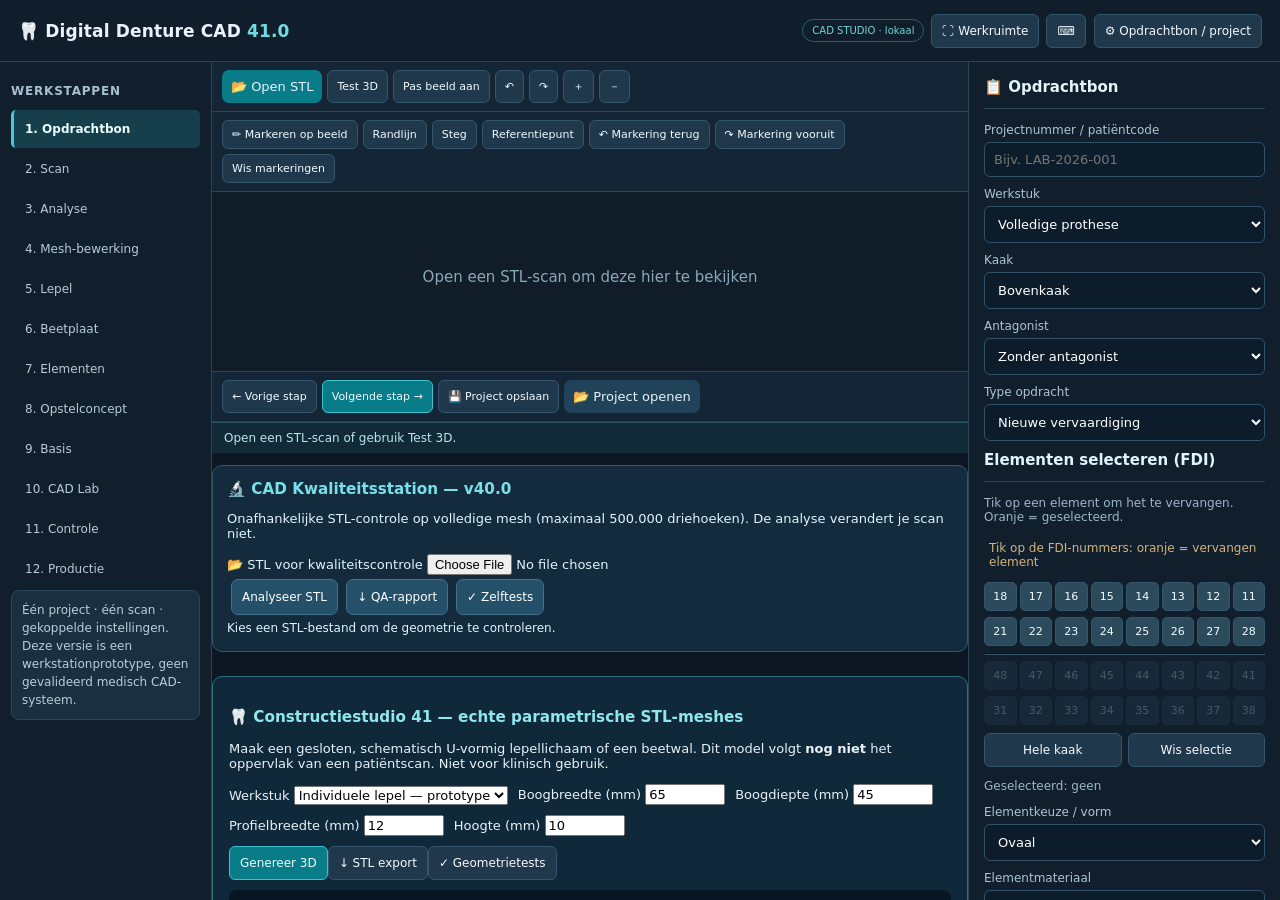
<file: Digital_Denture_CAD_42_0_Mesh_Repair.html>
<!doctype html><html lang="nl"><head><meta charset="utf-8"><meta name="viewport" content="width=device-width,initial-scale=1,viewport-fit=cover"><title>Digital Denture CAD 40.0 — CAD Studio</title><style>
*{box-sizing:border-box}body{margin:0;background:#0b1723;color:#e9f3fa;font:14px system-ui,-apple-system,sans-serif}header{padding:13px 15px;background:#142d40;display:flex;justify-content:space-between;align-items:center;gap:8px}header b{font-size:16px}button,input,select{font:inherit}button{border:1px solid #426b83;background:#21435a;color:#f3fbff;border-radius:8px;padding:10px;cursor:pointer}button.active,.primary{background:#087c89;border-color:#56c9d5}button:disabled{opacity:.5}main{display:grid;grid-template-columns:240px minmax(0,1fr) 270px;min-height:calc(100dvh - 60px)}aside{background:#12283a;padding:12px;overflow-y:auto}aside h3{margin:8px 0 12px}.step{display:block;width:100%;text-align:left;margin-bottom:6px}.step.active{background:#0c7380}.workspace{min-width:0;display:flex;flex-direction:column}.toolbar{display:flex;gap:6px;flex-wrap:wrap;padding:8px;background:#1b3547}.toolbar button{padding:8px 10px}#viewport{position:relative;flex:1;min-height:400px;height:64dvh;background:#0d1d2a;touch-action:none}#canvas{display:block;width:100%;height:100%;touch-action:none}#status{padding:10px;background:#19364a;color:#b8e8f3;font-size:12px}#info{padding:9px;color:#b5c7d4;font-size:12px}.panel{display:none}.panel.active{display:block}.field{margin:10px 0}.field label{display:block;color:#b9cedb;font-size:12px;margin-bottom:5px}.field input,.field select{width:100%;padding:10px;border-radius:7px;border:1px solid #3b6279;background:#0b2233;color:white}.check{display:flex;gap:8px;align-items:center;margin:9px 0}.check input{width:auto}.note{padding:10px;background:#243e4e;color:#d3e3ec;border-radius:8px;font-size:12px;line-height:1.5}.toothrow{display:flex;gap:3px;justify-content:center;flex-wrap:nowrap;margin:6px 0}.tooth{flex:1;min-width:0;padding:7px 0;font-size:11px;border-radius:5px;background:#2b4b5d}.tooth.selected{background:#d28a36;color:#111d26;font-weight:800;border-color:#ffcd78}.tooth.off{opacity:.25}.toothsection{margin:12px 0;padding:10px;background:#1b3445;border-radius:10px}#toothmap{margin:8px 0}.actions{display:flex;gap:6px;flex-wrap:wrap}.actions button{flex:1}.sub{font-size:12px;color:#9cb6c8}.hide{display:none!important}#mobileNav{display:none}#output{white-space:pre-wrap;overflow-wrap:anywhere;font:11px ui-monospace,monospace;color:#c1e5ec} @media(max-width:850px){main{display:block}aside{padding:8px}#left{display:none}#right{padding:12px}#mobileNav{display:flex;overflow-x:auto;gap:5px;padding:7px;background:#132c40}#mobileNav button{flex:0 0 auto;padding:9px}#viewport{height:55dvh;min-height:320px}header b{font-size:14px}}
#drawlayer{position:absolute;inset:0;width:100%;height:100%;z-index:4;touch-action:none;display:none}#viewport.marking #drawlayer{display:block}.annotationtools{display:flex;gap:6px;flex-wrap:wrap;padding:8px;background:#1b3547}.annotationtools button{padding:7px;font-size:12px}.annotationtools button.active{background:#087c89}#stepSummary{padding:10px;background:#0e3441;border-left:3px solid #48b5be;font-size:12px;line-height:1.6}#toothLegend{font-size:12px;color:#d2b37e;padding:5px} 

/* CAD Studio 8: integrated workstation skin */
:root{--bg:#0a111b;--surface:#111e2c;--surface2:#17283a;--line:#294359;--accent:#46c8d5;--ink:#e8f2f8;--muted:#9fb5c6}
body{background:var(--bg);color:var(--ink);font-family:Inter,system-ui,-apple-system,Segoe UI,sans-serif;font-size:13px}
header{height:62px;background:#101d2b;border-bottom:1px solid var(--line);padding:10px 18px;box-shadow:0 2px 14px #0003}
header b{letter-spacing:.15px;font-size:17px}header button{font-size:12px}
main{height:calc(100dvh - 62px);min-height:0;grid-template-columns:212px minmax(0,1fr) 312px}
aside{background:#111e2c;border-right:1px solid var(--line);padding:14px 11px}#right{border-left:1px solid var(--line);border-right:0;padding:16px 15px}
aside h3{font-size:12px;letter-spacing:.8px;text-transform:uppercase;color:#a7c0cf}
.step{border:0;border-left:3px solid transparent;background:transparent;border-radius:5px;padding:12px 11px;margin:2px 0;color:#b6cbd9;font-size:12px;transition:background .15s}
.step:hover{background:#1d3547}.step.active{background:#163e4b;border-left-color:var(--accent);color:#eaffff;font-weight:650}
.workspace{background:#0c1723;overflow:hidden;min-height:0}.toolbar,.annotationtools{background:#142536;border-bottom:1px solid #294359;padding:8px 10px;gap:5px}
button{background:#20384b;border:1px solid #34556b;border-radius:6px;padding:9px 10px;font-size:12px}button:hover{filter:brightness(1.15)}button.active,.primary{background:#087c89;border-color:#3dc3d0}
.toolbar button,.annotationtools button{padding:7px 9px;font-size:11px}
#viewport{min-height:180px;height:auto;flex:1;background:radial-gradient(ellipse at center,#17283a,#08111c 75%);border-bottom:1px solid #294359}
#status{background:#102b37;border-top:1px solid #285166;color:#bce6e8;padding:8px 12px}#info{padding:7px 12px;color:#819dae}#stepSummary{padding:9px 12px;background:#0f2b35}
.panel h3{color:#dff5fa;font-size:15px;letter-spacing:0;text-transform:none;border-bottom:1px solid #294359;padding-bottom:12px;margin:0 0 14px}
.field label{color:#adc5d3}.field input,.field select{background:#0d1c2b;border-color:#315168;border-radius:6px;padding:9px}
.note{background:#1a3041;border:1px solid #28465b;color:#b9cdd9}.toothsection{background:#192c3d}
#studioTools{display:flex;align-items:center;gap:7px;margin-left:auto}#studioTools button{white-space:nowrap}
#studioTools .studioBadge{color:#72d5d9;font-size:10px;border:1px solid #26626d;border-radius:12px;padding:5px 9px}
body.focus main{grid-template-columns:0 minmax(0,1fr) 0}body.focus #left,body.focus #right{visibility:hidden;overflow:hidden;padding:0;border:0}
body.focus #viewport{min-height:0}
@media(max-width:1050px) and (min-width:851px){main{grid-template-columns:170px minmax(0,1fr) 260px}#studioTools .studioBadge{display:none}}
@media(max-width:850px){header{height:auto;min-height:58px;padding:8px 10px;gap:7px;flex-wrap:wrap}header b{font-size:14px}main{height:auto;min-height:calc(100dvh - 112px);display:flex;flex-direction:column}#mobileNav{position:sticky;top:0;z-index:12;background:#132536;border-bottom:1px solid var(--line)}#mobileNav button{font-size:11px}#left{display:none}#right{visibility:visible!important;padding:14px 12px!important;border:0!important;overflow:visible!important}#viewport{height:53dvh;min-height:300px;flex:none}body.focus #right{display:none}body.focus #viewport{height:75dvh}#studioTools{margin-left:0}#studioTools .studioBadge{display:none}.annotationtools{max-height:82px;overflow-y:auto}.toolbar{max-height:96px;overflow-y:auto}}
@media(max-width:850px){#right{max-height:none}#mobileNav{position:sticky;top:0;z-index:10}#viewport{height:48dvh;min-height:280px}.toolbar{gap:4px}.toolbar button{padding:9px 11px}#stepSummary{font-size:11px}}
#viewport:focus-within{outline:1px solid #55d8f5}
</style><style id="quality-style">#qualityStation{background:#132b3c;border:1px solid #34576d;border-radius:10px;padding:14px;margin:12px 0;color:#e1f4ff}#qualityStation h3{margin:0 0 10px;color:#79e0e9}#qualityStation button{margin:4px;background:#24506a;color:white;border:1px solid #46718a;border-radius:7px;padding:10px}#qualityStation .readout{font-size:12px;white-space:normal;line-height:1.5}#qualityStation .warning{color:#f8cb8a}</style></head><body><header><b>🦷 Digital Denture CAD <span style="color:#70dce1">41.0</span></b><div id="studioTools"><span class="studioBadge">CAD STUDIO · lokaal</span><button id="focusBtn" title="Vergroot 3D-werkruimte">⛶ Werkruimte</button><button id="studioHelp" title="Sneltoetsen">⌨</button></div><button id="projectBtn">⚙️ Opdrachtbon / project</button></header>
<div id="mobileNav"></div><main><aside id="left"><h3>Werkstappen</h3><div id="steps"></div><div class="note">Één project · één scan · gekoppelde instellingen. Deze versie is een werkstationprototype, geen gevalideerd medisch CAD-systeem.</div></aside>
<section class="workspace"><div class="toolbar"><label style="background:#087c89;padding:9px;border-radius:7px;cursor:pointer">📂 Open STL <input id="file" type="file" accept=".stl" style="display:none"></label><button id="demo">Test 3D</button><button id="fit">Pas beeld aan</button><button id="leftBtn">↶</button><button id="rightBtn">↷</button><button id="zoomIn">＋</button><button id="zoomOut">－</button></div><div class="annotationtools"><button id="markToggle">✏️ Markeren op beeld</button><button id="markBoundary">Randlijn</button><button id="markBar">Steg</button><button id="markReference">Referentiepunt</button><button id="markUndo">↶ Markering terug</button><button id="markRedo">↷ Markering vooruit</button><button id="markClear">Wis markeringen</button></div><div id="viewport"><canvas id="canvas" aria-label="Interactieve 3D STL weergave"></canvas><canvas id="drawlayer"></canvas></div><div class="toolbar"><button id="prevStep">← Vorige stap</button><button id="nextStep" class="primary">Volgende stap →</button><button id="saveScene">💾 Project opslaan</button><label style="background:#21435a;padding:9px;border-radius:7px;cursor:pointer">📂 Project openen<input id="openScene" type="file" accept=".json" style="display:none"></label></div><div id="status">Open een STL-scan of gebruik Test 3D.</div><section id="qualityStation"><h3>🔬 CAD Kwaliteitsstation — v40.0</h3><p>Onafhankelijke STL-controle op volledige mesh (maximaal 500.000 driehoeken). De analyse verandert je scan niet.</p><label>📂 STL voor kwaliteitscontrole <input id="qaFile" type="file" accept=".stl" style="max-width:100%"></label><div><button id="qaRun">Analyseer STL</button><button id="qaDownload">↓ QA-rapport</button><button id="qaTests">✓ Zelftests</button></div><div id="qaResult" class="readout">Kies een STL-bestand om de geometrie te controleren.</div><div id="qaTestResult" class="readout"></div></section><section id="construction41" style="padding:16px;background:#10293a;border:1px solid #2b7180;border-radius:10px;margin:12px 0"><h3 style="color:#8fe7ed">🦷 Constructiestudio 41 — echte parametrische STL-meshes</h3><p>Maak een gesloten, schematisch U-vormig lepellichaam of een beetwal. Dit model volgt <b>nog niet</b> het oppervlak van een patiëntscan. Niet voor klinisch gebruik.</p><div style="display:flex;flex-wrap:wrap;gap:10px;align-items:end"><label>Werkstuk <select id="c41Type"><option value="tray">Individuele lepel — prototype</option><option value="rim">Beetwal — prototype</option></select></label><label>Boogbreedte (mm) <input id="c41Width" type="number" min="35" max="100" value="65" style="width:80px"></label><label>Boogdiepte (mm) <input id="c41Depth" type="number" min="20" max="85" value="45" style="width:80px"></label><label>Profielbreedte (mm) <input id="c41Profile" type="number" min="4" max="25" value="12" style="width:80px"></label><label>Hoogte (mm) <input id="c41Height" type="number" min="2" max="22" value="10" style="width:80px"></label></div><div style="margin:10px 0"><button id="c41Build" class="primary">Genereer 3D</button><button id="c41Export">↓ STL export</button><button id="c41Test">✓ Geometrietests</button></div><canvas id="c41Canvas" width="760" height="340" style="width:100%;max-height:340px;background:#081522;border-radius:8px;touch-action:pan-y"></canvas><pre id="c41Status" style="white-space:pre-wrap;color:#c8e2e7;font-size:12px">Kies Genereer 3D.</pre></section><section id="repair42" style="background:#10293a;border:1px solid #287c88;border-radius:10px;padding:16px;margin:12px 0"><h3>🛠 Mesh Repair 42 — echte STL-reiniging</h3><p>Importeer een STL, verwijder nuloppervlak-driehoeken en dubbele facetten. De scan wordt niet automatisch dichtgemaakt; inspecteer het resultaat voor productie.</p><input id="r42File" type="file" accept=".stl"><div style="display:flex;gap:8px;flex-wrap:wrap;margin:10px 0"><button id="r42Analyze">Analyseer</button><button id="r42Repair" class="primary">Reinig mesh</button><button id="r42Export">↓ Gereinigde STL</button><button id="r42Tests">✓ Zelftests</button></div><pre id="r42Output" style="white-space:pre-wrap;font-size:12px;color:#c5e6e8">Nog geen bestand geladen.</pre></section><div id="stepSummary">Projectinstellingen en scan zijn gekoppeld aan de werkstappen.</div><div id="info">De scan wordt volledig ondoorzichtig weergegeven. De viewer gebruikt een vereenvoudigde CPU-renderer.</div></section>
<aside id="right">
<section class="panel active" data-panel="project"><h3>📋 Opdrachtbon</h3><div class="field"><label>Projectnummer / patiëntcode</label><input id="caseName" placeholder="Bijv. LAB-2026-001"></div><div class="field"><label>Werkstuk</label><select id="work"><option value="lepel">Individuele lepel</option><option value="beetplaat">Beetplaat</option><option value="prothese" selected>Volledige prothese</option><option value="partieel">Partiële prothese / elementen vervangen</option></select></div><div class="field"><label>Kaak</label><select id="jaw"><option value="boven">Bovenkaak</option><option value="onder">Onderkaak</option><option value="beide">Boven- en onderkaak</option></select></div><div class="field"><label>Antagonist</label><select id="ant"><option value="geen">Zonder antagonist</option><option value="aanwezig">Met antagonist</option></select></div><div class="field"><label>Type opdracht</label><select id="orderType"><option>Nieuwe vervaardiging</option><option>Vervanging bestaande elementen</option><option>Reparatie / uitbreiding</option><option>Duplicaatprothese</option></select></div><h3>Elementen selecteren (FDI)</h3><p class="sub">Tik op een element om het te vervangen. Oranje = geselecteerd.</p><div id="toothLegend">Tik op de FDI-nummers: oranje = vervangen element</div><div id="toothmap"></div><div class="actions"><button id="selectJaw">Hele kaak</button><button id="clearTeeth">Wis selectie</button></div><p id="selection" class="sub"></p><div class="field"><label>Elementkeuze / vorm</label><select id="toothShape"><option>Ovaal</option><option>Vierkant</option><option>Driehoekig</option><option>Individueel</option></select></div><div class="field"><label>Elementmateriaal</label><select id="toothMaterial"><option>PMMA</option><option>Composiet</option><option>Voorgefabriceerd</option></select></div><div class="note">Voorbeeld van een digitale opdrachtbon. Tandvorm, kleur en materiaal volgen later als echte CAD-keuzes.</div></section>
<section class="panel" data-panel="scan"><h3>📐 Scan</h3><p>Importeer een STL, draai met één vinger en zoom met twee vingers.</p><div class="field"><label>Scanweergave</label><select id="renderMode"><option value="solid">Massief (ondoorzichtig)</option><option value="light">Licht model</option></select></div><div class="note">Dit is een lokale STL-viewer; scanreparatie en exacte oppervlakteberekeningen zijn nog niet beschikbaar.</div></section>
<section class="panel" data-panel="analyse"><h3>🔍 Analyse</h3><div class="field"><label>Occlusievlak bepaald?</label><select id="occlusalPlane"><option value="niet">Nog niet</option><option value="handmatig">Handmatig gecontroleerd</option></select></div><div class="field"><label>Invoerrichting</label><select id="analysisInsertion"><option>Automatisch nog niet beschikbaar</option><option>Handmatig beoordeeld</option></select></div><label class="check"><input id="undercuts" type="checkbox"> Ondersnijdingen beoordeeld</label><label class="check"><input id="landmarks" type="checkbox"> Anatomische referentiepunten beoordeeld</label><div class="note">Anatomische referenties: omslagplooi, frenula, tubera, retromolaire gebieden, ondercuts, implantaat-steg. Automatische detectie is nog niet geïmplementeerd.</div><p class="sub">Markeringen moeten uiteindelijk aan 3D-coördinaten worden gekoppeld, niet alleen aan schermpixels.</p></section>
<section class="panel" data-panel="mesh"><h3>🛠 Mesh-gereedschap</h3><p class="sub">Eigen gereedschappen geïnspireerd op Meshmixer. Geen ingebouwde Autodesk Meshmixer-app.</p><button id="meshInspect" style="width:100%">🔎 Analyseer mesh</button><div id="meshStats" class="note" style="margin:8px 0">Laad eerst een STL-scan.</div><div class="field"><label>Uniform schalen (factor)</label><input type="number" id="meshScale" min="0.01" max="100" step="0.01" value="1.00"></div><button id="meshApplyScale">Schaal toepassen</button><div class="field"><label>Spiegelen</label><select id="meshAxis"><option value="0">X-as</option><option value="1">Y-as</option><option value="2">Z-as</option></select></div><button id="meshMirror">Spiegelen</button><button id="meshFlip">Normaalrichting omkeren</button><div class="field"><label>Verplaatsen X / Y / Z (mm)</label><div style="display:flex;gap:5px"><input id="moveX" type="number" step="0.5" value="0" style="min-width:0;width:33%"><input id="moveY" type="number" step="0.5" value="0" style="min-width:0;width:33%"><input id="moveZ" type="number" step="0.5" value="0" style="min-width:0;width:33%"></div></div><button id="meshMove">↔ Verplaats scan (3D)</button><div class="field"><label>Rotatie-as en graden</label><div style="display:flex;gap:5px"><select id="rotateAxis" style="width:45%"><option value="0">X-as</option><option value="1">Y-as</option><option value="2" selected>Z-as</option></select><input id="rotateDegrees" type="number" step="5" value="15" style="width:55%"></div></div><button id="meshRotate">⟳ Roteer scan (3D)</button><button id="meshQA" style="width:100%;margin-top:8px">✓ Controleer volledige bronmesh</button><div id="meshQAResult" class="note" style="white-space:pre-wrap;margin:8px 0">Kwaliteitscontrole werkt op alle driehoeken, niet alleen de preview.</div><div class="actions" style="margin-top:10px"><button id="meshUndo">↶ Terug</button><button id="meshRedo">↷ Vooruit</button></div><button id="meshExportFull" class="primary" style="width:100%;margin-top:12px">↓ Volledige STL exporteren (zonder uitdunnen)</button><button id="meshExport" style="width:100%;margin-top:12px">↓ Bewerkte preview als STL</button><div class="note" style="margin-top:10px">Let op: grote STL-scans worden alleen voor de viewer uitgedund tot maximaal 24.000 driehoeken. De preview-export blijft uitgedund. Gebruik de nieuwe volledige-resolutie-export voor schaal-, spiegel- en normaalrichtingbewerkingen. <b>Geen klinische of productievalidering.</b> Meshmixer-functies zoals remesh, hollow, sculpt, boolean, watertight repair en offset zijn nog niet geïmplementeerd.</div></section>
<section class="panel" data-panel="lepel"><h3>🥄 Individuele lepel</h3><div class="field"><label>Ruimte voor afdrukmateriaal (mm)</label><input id="spacer" type="number" min="0" max="8" step=".25" value="2"></div><div class="field"><label>Lepeldikte (mm)</label><input id="thickness" type="number" min=".5" max="8" step=".25" value="2.5"></div><div class="field"><label>Randafstand tot omslagplooi (mm)</label><input id="border" type="number" min="0" max="10" step=".25" value="2"></div><div class="field"><label>Invoerrichting</label><select id="insertion"><option>Automatisch (nog niet berekend)</option><option>Occlusaal</option><option>Handmatig instellen (nog niet beschikbaar)</option></select></div><div class="field"><label>Randafwerking</label><select id="edge"><option>Afgerond</option><option>Recht</option><option>Versterkt</option></select></div><div class="field"><label>Handvat</label><select id="handle"><option>Centraal</option><option>Anterior schuin</option><option>Geen</option></select></div><label class="check"><input type="checkbox" id="stops" checked> Weefselstops</label><label class="check"><input type="checkbox" id="grip"> Retentieribbels</label><label class="check"><input type="checkbox" id="perforated"> Geperforeerde lepel</label><label class="check"><input type="checkbox" id="barRelief"> Extra relief bij stegconstructie</label><div class="field"><label>Extra steg-relief (mm)</label><input id="barSpace" type="number" min="0" max="8" step=".25" value="1"></div><div class="note">Instellingen worden in het project opgeslagen. Een echte lepel-STL vereist nog een oppervlakte-offset, randcurve, wandconstructie en watertichte mesh.</div></section>
<section class="panel" data-panel="beetplaat"><h3>📏 Beetplaat</h3><div class="field"><label>Basisdikte (mm)</label><input id="biteBase" type="number" step=".25" value="2"></div><div class="field"><label>Walbreedte (mm)</label><input id="rimWidth" type="number" step=".25" value="7"></div><div class="field"><label>Walhoogte (mm)</label><input id="rimHeight" type="number" step=".5" value="10"></div><label class="check"><input type="checkbox" id="biteHandle"> Handvat toevoegen</label><div class="note">Parameters worden bewaard; automatische beetwalconstructie is nog niet beschikbaar.</div></section>
<section class="panel" data-panel="tanden"><h3>🦷 Elementen</h3><p>De gekozen FDI-elementen staan in de opdrachtbon.</p><div class="field"><label>Tandkleur</label><select id="shade"><option>A1</option><option selected>A2</option><option>A3</option><option>A3.5</option><option>B1</option><option>B2</option><option>C2</option><option>D2</option></select></div><div class="field"><label>Elementbibliotheek</label><select id="library"><option>Algemene voorbeeldbibliotheek (nog niet geladen)</option></select></div><div class="note">Nog geen echte 3D-tandbibliotheek, opstelling of occlusieberekening. Commerciële bibliotheken vereisen toestemming/licentie.</div></section>
<section class="panel" data-panel="opstelling"><h3>🦷 Opstelconcept & tandboog</h3><div class="note">Interactieve 2D-opstelplanner: selecteer een concept, tandvorm en element. Verplaats tanden in de boog. Dit is nog geen 3D-tandopstelling of occlusieberekening.</div>
<div class="field"><label>Occlusie- / opstelconcept</label><select id="occlConcept"><option value="gysi">Gysi – bilateraal gebalanceerd, anatomisch</option><option value="gerber">Gerber – lingualiseerde / condyloforme benadering</option><option value="lingual">Lingualiseerde occlusie</option><option value="monoplane">Monoplane / vlak</option><option value="custom">Individueel / handmatig</option></select></div>
<div class="field"><label>Tandfamilie (referentie; geen commerciële 3D-mesh inbegrepen)</label><select id="toothFamily"><option value="generic">Eigen generieke demonstratietanden</option><option value="phonares_typ">Ivoclar SR Phonares II Typ — referentie</option><option value="phonares_lingual">Ivoclar SR Phonares II Lingual — referentie</option><option value="vivodent">Ivoclar SR Vivodent / Orthotyp — referentie</option><option value="kulzer">Kulzer Pala Mondial / Delara — referentie</option></select></div>
<div class="field"><label>Fronttandvorm</label><select id="anteriorShape"><option value="oval">Ovaal / soft</option><option value="square">Vierkant / bold</option><option value="tapered">Driehoekig / tapered</option></select></div>
<div class="field"><label>Boogvorm</label><select id="archForm"><option value="oval">Ovaal</option><option value="square">Breed / U-vorm</option><option value="tapered">Smal / V-vorm</option></select></div>
<div class="field"><label>Op te stellen kaak</label><select id="setupJaw"><option value="upper">Bovenkaak</option><option value="lower">Onderkaak</option></select></div>
<div class="field"><label>Boogbreedte <span id="archWidthValue">100%</span></label><input id="archWidth" type="range" min="70" max="135" value="100"></div>
<div class="field"><label>Boogdiepte <span id="archDepthValue">100%</span></label><input id="archDepth" type="range" min="70" max="135" value="100"></div>
<svg id="archSvg" viewBox="0 0 320 250" style="display:block;width:100%;background:#0a1c2a;border:1px solid #416073;border-radius:10px;touch-action:none"><path id="archGuide" d="" fill="none" stroke="#6b91a5" stroke-width="1.5" stroke-dasharray="4 5"/><g id="teethDraw"></g><text x="160" y="237" text-anchor="middle" fill="#9cb6c8" font-size="10">Schematische occlusale aanzicht · sleep een tand</text></svg>
<div id="activeTooth" class="note" style="margin-top:8px">Tik op een tand om hem te selecteren.</div><div class="actions" style="margin-top:8px"><button id="setupUndo">↶ Undo</button><button id="setupRedo">↷ Redo</button><button id="setupReset">Herstel boog</button></div>
<div class="field"><label>Actieve tand: mesio-distaal (mm, schematisch)</label><input id="toothX" type="range" min="-20" max="20" value="0" step="1"></div><div class="field"><label>Actieve tand: bucco-linguaal (mm, schematisch)</label><input id="toothY" type="range" min="-20" max="20" value="0" step="1"></div>
<button id="exportSetup" class="primary" style="width:100%">↓ Exporteer opstelplan (JSON)</button><div class="note" style="margin-top:8px">Gerber, Gysi en tandfabrikanten zijn hier referentiekeuzes. Dit programma bevat geen gelicentieerde tandbibliotheken en berekent geen klinisch geldige contacten.</div></section><section class="panel" data-panel="basis"><h3>🦷 Prothesebasis</h3><div class="field"><label>Scheidingslijn tanden / gingiva</label><select id="splitLine"><option value="nog">Nog niet gedefinieerd</option><option value="handmatig">Handmatig beoordeeld</option></select></div><div class="field"><label>Verbinding tussen elementen en basis</label><select id="coupling"><option value="socket">Uitsparingen / sockets</option><option value="connector">Connectoren</option><option value="monoblock">Monoblock (geen scheiding)</option></select></div><label class="check"><input type="checkbox" id="sculptReview"> Gingivavormgeving gecontroleerd</label><div class="field"><label>Minimale basisdikte (mm)</label><input id="baseThickness" type="number" step=".25" value="2"></div><label class="check"><input type="checkbox" id="gingiva" checked> Gingivacontour gewenst</label><div class="note">Meshgeneratie en verbinding met tanden volgen in een latere ontwikkelfase.</div></section>
<section class="panel" data-panel="engineering"><h3>🧪 CAD Lab 20.0 — geometrie</h3><p class="sub">Technische testmodule met echte STL-geometrie. Geen klinisch gevalideerde tandbibliotheek of automatische opstelling op de scan.</p><h3>STL-kwaliteitscontrole</h3><label class="field">STL voor QA <input id="qaFile" type="file" accept=".stl"></label><button id="qaRun" class="primary" style="width:100%">Controleer geladen STL</button><div id="qaResult" class="note" style="margin:10px 0">Importeer een STL voor een geometrische analyse.</div><h3>Parametrische 3D-elementen</h3><div class="field"><label>Kaak</label><select id="labJaw"><option value="upper">Bovenkaak</option><option value="lower">Onderkaak</option><option value="both">Beide kaken</option></select></div><div class="field"><label>Opstelconcept (referentielabel)</label><select id="labConcept"><option>Gysi</option><option>Gerber</option><option>Lingualized</option><option>Monoplane</option></select></div><div class="field"><label>Boogbreedte (mm)</label><input id="labWidth" type="number" min="30" max="90" value="58"></div><div class="field"><label>Boogdiepte (mm)</label><input id="labDepth" type="number" min="15" max="70" value="42"></div><div class="field"><label>Elementhoogte (mm)</label><input id="labHeight" type="number" min="4" max="20" value="9"></div><div class="actions"><button id="labPreview">Bekijk 3D-opstelling</button><button id="labExport" class="primary">Exporteer STL</button></div><canvas id="labCanvas" width="600" height="300" style="width:100%;background:#101c27;border:1px solid #345;border-radius:8px;touch-action:none"></canvas><div id="labResult" class="note" style="margin:10px 0">Deze geometrie is een technisch, anatomisch vereenvoudigd proefmodel; niet geschikt voor patiënten.</div><button id="labSelfTest">▶ Voer zelftests uit</button><div id="labTests" class="note" style="margin-top:8px"></div></section><section class="panel" data-panel="controle"><h3>✓ Controle</h3><div id="checks" class="note"></div><button id="runChecks">Projectgegevens controleren</button></section>
<section class="panel" data-panel="productie"><h3>📦 Productie & export</h3><button id="exportSource" style="width:100%;margin-bottom:8px">↓ Geïmporteerde scan als STL (referentie)</button><p class="sub">Dit is uitsluitend de originele scan, niet de ontworpen prothese.</p><div class="field"><label>Productieworkflow</label><select id="manufacturing"><option value="monoblock">Monoblock: basis + elementen samen</option><option value="separate">Basis en elementen afzonderlijk</option><option value="milled-reduction">Basis voor gefreesde reductie</option><option value="manual-reduction">Basis voor handmatige reductie</option></select></div><div class="field"><label>Bestemming</label><select id="destination"><option value="printer">3D-printer</option><option value="milling">Freescentrum</option></select></div><label class="check"><input type="checkbox" class="out" value="monoblock" checked> Monoblock.stl</label><label class="check"><input type="checkbox" class="out" value="basis" checked> Basis.stl</label><label class="check"><input type="checkbox" class="out" value="elementen" checked> Elementen.stl</label><label class="check"><input type="checkbox" class="out" value="losse_elementen"> Losse elementen per FDI</label><button class="primary" id="saveProject" style="width:100%">↓ Project + exportplan (JSON)</button><p class="sub">Gebaseerd op 3Shape/exocad-productieworkflows. Dit is een bestandsplan, geen echte STL-export. De STL's worden pas beschikbaar na implementatie van geometriegeneratie.</p><div id="output"></div></section>
</aside></main><script>
(()=>{'use strict';const $=id=>document.getElementById(id);
let currentStep='project';const modules=[['project','Opdrachtbon'],['scan','Scan'],['analyse','Analyse'],['mesh','Mesh-bewerking'],['lepel','Lepel'],['beetplaat','Beetplaat'],['tanden','Elementen'],['opstelling','Opstelconcept'],['basis','Basis'],['engineering','CAD Lab'],['controle','Controle'],['productie','Productie']];
function show(m){currentStep=m;for(const p of document.querySelectorAll('.panel'))p.classList.toggle('active',p.dataset.panel===m);for(const b of document.querySelectorAll('[data-step]'))b.classList.toggle('active',b.dataset.step===m)}
for(const [i,[id,title]] of modules.entries()){const b=document.createElement('button');b.className='step';b.dataset.step=id;b.textContent=(i+1)+'. '+title;b.onclick=()=>show(id);$('steps').appendChild(b);const mb=b.cloneNode(true);mb.onclick=()=>{show(id);$('right').scrollIntoView({behavior:'smooth',block:'start'})};$('mobileNav').appendChild(mb)}
$('projectBtn').onclick=()=>{show('project');$('right').scrollIntoView({behavior:'smooth'})};
const rows=[[18,17,16,15,14,13,12,11],[21,22,23,24,25,26,27,28],[48,47,46,45,44,43,42,41],[31,32,33,34,35,36,37,38]],selected=new Set();
const toothmap=$('toothmap');for(let i=0;i<4;i++){if(i===2){let line=document.createElement('hr');line.style.borderColor='#38556a';toothmap.appendChild(line)}const row=document.createElement('div');row.className='toothrow';for(const id of rows[i]){const b=document.createElement('button');b.className='tooth';b.textContent=id;b.dataset.tooth=id;b.onclick=()=>{selected.has(id)?selected.delete(id):selected.add(id);updateTeeth()};row.appendChild(b)}toothmap.appendChild(row)}
function updateTeeth(){const jaw=$('jaw').value;for(const b of document.querySelectorAll('[data-tooth]')){const id=+b.dataset.tooth,valid=jaw==='beide'||(id<30?jaw==='boven':jaw==='onder');b.disabled=!valid;b.classList.toggle('off',!valid);b.classList.toggle('selected',selected.has(id));}const ids=[...selected].sort((a,b)=>a-b);$('selection').textContent='Geselecteerd: '+(ids.join(', ')||'geen');}
$('jaw').onchange=()=>{for(const id of [...selected])if($('jaw').value!=='beide'&&(($('jaw').value==='boven')!==(id<30)))selected.delete(id);updateTeeth()};
$('selectJaw').onclick=()=>{for(const row of rows)for(const id of row)if($('jaw').value==='beide'||(($('jaw').value==='boven')===(id<30)))selected.add(id);updateTeeth()};
$('clearTeeth').onclick=()=>{selected.clear();updateTeeth()};updateTeeth();
function project(){const ids=['caseName','work','jaw','ant','spacer','thickness','border','handle','stops','perforated','barRelief','barSpace','biteBase','rimWidth','rimHeight','biteHandle','shade','library','baseThickness','gingiva','orderType','toothShape','toothMaterial','insertion','analysisInsertion','edge','grip','occlusalPlane','undercuts','landmarks','splitLine','coupling','sculptReview','manufacturing','destination'];const settings={};for(const id of ids){const e=$(id);settings[id]=e.type==='checkbox'?e.checked:e.value}settings.elementen=[...selected].sort((a,b)=>a-b);settings.outputs=[...document.querySelectorAll('.out:checked')].map(e=>e.value);return settings}
function filename(s){return (s||'project').replace(/[^a-z0-9_-]/gi,'_').slice(0,48)}
function plan(p){const paths=[],jaws=p.jaw==='beide'?['bovenkaak','onderkaak']:[p.jaw==='boven'?'bovenkaak':'onderkaak'];for(const jaw of jaws)for(const kind of p.outputs){const dir=filename(p.caseName)+'/'+jaw+'/';if(kind==='losse_elementen')for(const id of p.elementen.filter(id=>(id<30)===(jaw==='bovenkaak')))paths.push(dir+'elementen/element_'+id+'.stl');else paths.push(dir+kind+'.stl')}return paths}
$('saveProject').onclick=()=>{const p=project(),payload={software:'Digital Denture CAD prototype 5.1',status:'PLAN_ONLY_NO_PRODUCTION_STL',settings:p,planned_paths:plan(p),scan:{triangle_count:originalCount,dimensions:bounds?.dimensions||null},warning:'Geen STL-geometrie gegenereerd. Niet geschikt voor productie.'};const blob=new Blob([JSON.stringify(payload,null,2)],{type:'application/json'}),url=URL.createObjectURL(blob),a=document.createElement('a');a.href=url;a.download=filename(p.caseName)+'_project.json';document.body.appendChild(a);a.click();a.remove();setTimeout(()=>URL.revokeObjectURL(url),2000);$('output').textContent=payload.planned_paths.join('\n')};
$('prevStep').onclick=()=>{let i=modules.findIndex(x=>x[0]===currentStep);show(modules[Math.max(0,i-1)][0])};$('nextStep').onclick=()=>{let i=modules.findIndex(x=>x[0]===currentStep);show(modules[Math.min(modules.length-1,i+1)][0])};
function downloadJson(payload,name){const url=URL.createObjectURL(new Blob([JSON.stringify(payload,null,2)],{type:'application/json'})),a=document.createElement('a');a.href=url;a.download=name;document.body.appendChild(a);a.click();a.remove();setTimeout(()=>URL.revokeObjectURL(url),1500)}
$('saveScene').onclick=()=>downloadJson({format:'denture-cad-project-v1',settings:project(),step:currentStep,scanNotEmbedded:true},filename($('caseName').value)+'_project.json');
$('openScene').onchange=async e=>{const f=e.target.files?.[0];if(!f)return;try{const data=JSON.parse(await f.text()),p=data.settings;if(!p||!Array.isArray(p.elementen))throw Error('Ongeldig projectbestand');for(const [id,value] of Object.entries(p)){const el=$(id);if(!el||id==='elementen'||id==='outputs')continue;if(el.type==='checkbox')el.checked=!!value;else el.value=value}selected.clear();for(const id of p.elementen)selected.add(+id);for(const el of document.querySelectorAll('.out'))el.checked=p.outputs?.includes(el.value)??false;updateTeeth();show(data.step&&modules.some(m=>m[0]===data.step)?data.step:'project');status('Projectinstellingen geladen. STL-scan opnieuw importeren.')}catch(err){status('Project openen mislukt: '+err.message)}e.target.value=''};
$('runChecks').onclick=()=>{const p=project(),checks=[];checks.push(bounds?'✓ STL-scan geladen':'⚠ Geen STL-scan geladen');checks.push(p.elementen.length?'✓ Elementselectie: '+p.elementen.join(', '):'⚠ Geen elementen geselecteerd');checks.push(p.ant==='aanwezig'?'✓ Antagonist geselecteerd':'ℹ Geen antagonist: occlusie niet te controleren');checks.push($('landmarks').checked?'✓ Anatomische beoordeling bevestigd':'⚠ Anatomische beoordeling ontbreekt');checks.push($('undercuts').checked?'✓ Ondersnijdingen beoordeeld':'⚠ Ondersnijdingen niet beoordeeld');checks.push('⚠ Geen geometrie- of klinische validatie beschikbaar');$('checks').textContent=checks.join('\n')};$('runChecks').click();
const overlay=$('drawlayer'),overlayCtx=overlay.getContext('2d');let strokes=[],redoStrokes=[],currentStroke=null,markMode='boundary',marking=false;
function resizeOverlay(){const r=overlay.getBoundingClientRect(),ratio=Math.min(devicePixelRatio||1,2);overlay.width=Math.max(1,Math.round(r.width*ratio));overlay.height=Math.max(1,Math.round(r.height*ratio));overlayCtx.setTransform(ratio,0,0,ratio,0,0);paintMarks()}
function paintMarks(){const w=overlay.clientWidth,h=overlay.clientHeight;overlayCtx.clearRect(0,0,w,h);for(const m of [...strokes,...(currentStroke?[currentStroke]:[])]){const color={boundary:'#55d8f5',bar:'#ff6877',reference:'#ffce72'}[m.kind];overlayCtx.strokeStyle=color;overlayCtx.fillStyle=color;overlayCtx.lineWidth=3;overlayCtx.lineJoin='round';overlayCtx.lineCap='round';if(m.kind==='reference'){const p=m.points[0];if(p){overlayCtx.beginPath();overlayCtx.arc(p[0]*w,p[1]*h,5,0,7);overlayCtx.fill()}}else{overlayCtx.beginPath();m.points.forEach((p,i)=>i?overlayCtx.lineTo(p[0]*w,p[1]*h):overlayCtx.moveTo(p[0]*w,p[1]*h));overlayCtx.stroke()}}}
function normPoint(e){const r=overlay.getBoundingClientRect();return [(e.clientX-r.left)/r.width,(e.clientY-r.top)/r.height]}
function toggleMark(){marking=!marking;$('viewport').classList.toggle('marking',marking);$('markToggle').classList.toggle('active',marking);$('markToggle').textContent=marking?'↻ Scan draaien':'✏️ Markeren op beeld';resizeOverlay()}
$('markToggle').onclick=toggleMark;
for(const [id,kind] of [['markBoundary','boundary'],['markBar','bar'],['markReference','reference']])$(id).onclick=()=>{markMode=kind;for(const x of ['markBoundary','markBar','markReference'])$(x).classList.remove('active');$(id).classList.add('active');if(!marking)toggleMark()};
overlay.addEventListener('pointerdown',e=>{if(!marking)return;overlay.setPointerCapture(e.pointerId);currentStroke={kind:markMode,points:[normPoint(e)]};paintMarks()});
overlay.addEventListener('pointermove',e=>{if(!currentStroke||markMode==='reference')return;currentStroke.points.push(normPoint(e));paintMarks()});
function endStroke(){if(currentStroke){strokes.push(currentStroke);currentStroke=null;redoStrokes=[];paintMarks()}}
overlay.addEventListener('pointerup',endStroke);overlay.addEventListener('pointercancel',endStroke);
$('markUndo').onclick=()=>{if(strokes.length)redoStrokes.push(strokes.pop());paintMarks()};$('markRedo').onclick=()=>{if(redoStrokes.length)strokes.push(redoStrokes.pop());paintMarks()};$('markClear').onclick=()=>{redoStrokes=[];strokes=[];paintMarks()};
window.addEventListener('resize',resizeOverlay);setTimeout(resizeOverlay,80);
const canvas=$('canvas'),ctx=canvas.getContext('2d',{alpha:false}),status=t=>$('status').textContent=t;
let tris=[],bounds=null,rx=-.45,ry=.25,zoom=1,renderQueued=false,originalCount=0;
function frame(){if(renderQueued)return;renderQueued=true;requestAnimationFrame(()=>{renderQueued=false;draw()})}
function setTriangles(t,n){tris=t;originalCount=n;let min=[Infinity,Infinity,Infinity],max=[-Infinity,-Infinity,-Infinity];for(const a of t)for(let i=0;i<9;i+=3)for(let j=0;j<3;j++){const v=a[i+j];if(v<min[j])min[j]=v;if(v>max[j])max[j]=v}
if(!t.length)throw Error('Geen bruikbare driehoeken gevonden.');let center=min.map((v,i)=>(v+max[i])/2),size=Math.max(...max.map((v,i)=>v-min[i]));if(!Number.isFinite(size)||size<=0)throw Error('Ongeldige STL-afmetingen.');bounds={center,size,dimensions:max.map((v,i)=>v-min[i])};rx=-.45;ry=.25;zoom=1;frame();status('Scan geladen: '+n.toLocaleString('nl-NL')+' driehoeken. Getoond: '+t.length.toLocaleString('nl-NL')+'.');$('info').textContent='Afmetingen (STL-eenheden, meestal mm): '+bounds.dimensions.map(x=>x.toFixed(1)).join(' × ')+'. Bestand bevat '+n.toLocaleString('nl-NL')+' driehoeken.'}
function parseSTL(buffer){const dv=new DataView(buffer),len=buffer.byteLength,arr=[];if(len>=84){let count=dv.getUint32(80,true);if(count>0&&84+count*50===len){let step=Math.max(1,Math.ceil(count/24000));for(let i=0;i<count;i+=step){let o=84+i*50+12,a=[];for(let j=0;j<9;j++)a.push(dv.getFloat32(o+j*4,true));if(a.every(Number.isFinite))arr.push(a)}return {arr,count}}}
let txt=new TextDecoder('utf-8').decode(buffer),reg=/vertex\s+([+\-\d.eE]+)\s+([+\-\d.eE]+)\s+([+\-\d.eE]+)/gi,m,verts=[];while((m=reg.exec(txt))!==null){verts.push(+m[1],+m[2],+m[3]);if(verts.length===9){if(verts.every(Number.isFinite))arr.push(verts);verts=[];if(arr.length>120000)throw Error('ASCII STL is te groot voor deze mobiele viewer.')}}if(!arr.length)throw Error('Geen geldige STL herkend. Exporteer opnieuw als binary STL.');let count=arr.length,step=Math.max(1,Math.ceil(count/24000));return {arr:arr.filter((_,i)=>i%step===0),count}}
function rotate(v){let x=v[0],y=v[1],z=v[2],cy=Math.cos(ry),sy=Math.sin(ry),cx=Math.cos(rx),sx=Math.sin(rx);let X=x*cy+z*sy,Z=-x*sy+z*cy;return [X,y*cx-Z*sx,y*sx+Z*cx]}
function draw(){let rect=canvas.getBoundingClientRect(),dpr=Math.min(devicePixelRatio||1,2),w=Math.max(1,Math.round(rect.width*dpr)),h=Math.max(1,Math.round(rect.height*dpr));if(canvas.width!==w||canvas.height!==h){canvas.width=w;canvas.height=h}ctx.fillStyle='#101c27';ctx.fillRect(0,0,w,h);if(!bounds){ctx.fillStyle='#8ba8b8';ctx.textAlign='center';ctx.font=`${15*dpr}px system-ui`;ctx.fillText('Open een STL-scan om deze hier te bekijken',w/2,h/2);return}
let scale=Math.min(w,h)*.75/bounds.size*zoom,projected=[];for(let a of tris){let p=[];for(let i=0;i<9;i+=3){let r=rotate([a[i]-bounds.center[0],a[i+1]-bounds.center[1],a[i+2]-bounds.center[2]]);p.push([w/2+r[0]*scale,h/2-r[1]*scale,r[2]])}
let ux=p[1][0]-p[0][0],uy=p[1][1]-p[0][1],vx=p[2][0]-p[0][0],vy=p[2][1]-p[0][1];let area=ux*vy-uy*vx;if(Math.abs(area)<.01)continue;let z=(p[0][2]+p[1][2]+p[2][2])/3;let light=Math.max(.25,Math.min(.95,.62+area/(scale*scale+1)*.12));projected.push({p,z,light})}
projected.sort((a,b)=>a.z-b.z);for(let t of projected){let c=Math.round(145+t.light*85);ctx.fillStyle=`rgb(${Math.round(c*.78)},${Math.round(c*.88)},${c})`;ctx.beginPath();ctx.moveTo(t.p[0][0],t.p[0][1]);ctx.lineTo(t.p[1][0],t.p[1][1]);ctx.lineTo(t.p[2][0],t.p[2][1]);ctx.closePath();ctx.fill();ctx.strokeStyle=ctx.fillStyle;ctx.lineWidth=.45;ctx.stroke()}
}
let meshHistory=[],meshFuture=[];
let meshActions=[],meshRedoActions=[];
function downloadSTL(buffer,name){const url=URL.createObjectURL(new Blob([buffer],{type:'application/octet-stream'})),a=document.createElement('a');a.href=url;a.download=name;a.click();setTimeout(()=>URL.revokeObjectURL(url),4000)}
function rotateTriangle(t,axis,radians,center){const c=Math.cos(radians),s=Math.sin(radians),a=(axis+1)%3,b=(axis+2)%3;let result=t.slice();for(let i=0;i<9;i+=3){let x=t[i+a]-center[a],y=t[i+b]-center[b];result[i+a]=center[a]+c*x-s*y;result[i+b]=center[b]+s*x+c*y}return result}
function sourceTriangles(buffer){if(!buffer)throw Error('Open eerst een STL');const dv=new DataView(buffer),count=buffer.byteLength>=84?dv.getUint32(80,true):0;if(count>0&&84+50*count===buffer.byteLength){if(count>750000)throw Error('Voor deze kwaliteitscontrole maximaal 750.000 driehoeken (geheugenlimiet)');const out=[];for(let i=0;i<count;i++){let t=[];for(let j=0;j<9;j++)t.push(dv.getFloat32(84+50*i+12+j*4,true));out.push(t)}return out}const text=new TextDecoder().decode(buffer),re=/vertex\s+([+\-\d.eE]+)\s+([+\-\d.eE]+)\s+([+\-\d.eE]+)/gi;let m,nums=[],out=[];while((m=re.exec(text))){nums.push(+m[1],+m[2],+m[3]);if(nums.length===9){out.push(nums);nums=[];if(out.length>750000)throw Error('Te veel driehoeken')}}if(!out.length||nums.length)throw Error('Ongeldige ASCII STL');return out}
function meshQuality(ts){let area=0,signed=0,degenerate=0,min=[Infinity,Infinity,Infinity],max=[-Infinity,-Infinity,-Infinity],edges=new Map();const key=p=>p.map(v=>v.toFixed(4)).join(',');for(const t of ts){if(t.some(v=>!Number.isFinite(v)))throw Error('STL bevat ongeldige coördinaten');let a=[t[3]-t[0],t[4]-t[1],t[5]-t[2]],b=[t[6]-t[0],t[7]-t[1],t[8]-t[2]],n=[a[1]*b[2]-a[2]*b[1],a[2]*b[0]-a[0]*b[2],a[0]*b[1]-a[1]*b[0]],ar=Math.hypot(...n)/2;area+=ar;if(ar<1e-9)degenerate++;signed+=(t[0]*n[0]+t[1]*n[1]+t[2]*n[2])/6;let pts=[];for(let i=0;i<9;i+=3){let p=t.slice(i,i+3);pts.push(p);for(let j=0;j<3;j++){min[j]=Math.min(min[j],p[j]);max[j]=Math.max(max[j],p[j])}}for(let i=0;i<3;i++){let pair=[key(pts[i]),key(pts[(i+1)%3])].sort().join('|');edges.set(pair,(edges.get(pair)||0)+1)}}let open=0,nonmanifold=0;for(let n of edges.values()){if(n===1)open++;else if(n>2)nonmanifold++}return {faces:ts.length,area,volume:Math.abs(signed),open,nonmanifold,degenerate,dimensions:min.map((v,i)=>max[i]-v),watertight:open===0&&nonmanifold===0&&degenerate===0}}
function fullResolutionExport(){
 if(!sourceSTL)return status('Open eerst een STL-bestand; de demonstratiemesh heeft geen bron.');
 const src=sourceSTL,dv=new DataView(src),binary=src.byteLength>=84&&84+dv.getUint32(80,true)*50===src.byteLength;
 let count,output;
 if(binary){count=dv.getUint32(80,true);output=src.slice(0)}
 else {const txt=new TextDecoder().decode(src),reg=/vertex\s+([+\-\d.eE]+)\s+([+\-\d.eE]+)\s+([+\-\d.eE]+)/gi;let m,verts=[];while((m=reg.exec(txt))!==null){verts.push(+m[1],+m[2],+m[3])}if(verts.length%9||!verts.length)throw Error('Ongeldige ASCII STL');count=verts.length/9;if(count>3000000)throw Error('Bestand te groot voor browserexport');output=new ArrayBuffer(84+count*50);const v=new DataView(output);v.setUint32(80,count,true);for(let i=0;i<count;i++)for(let j=0;j<9;j++)v.setFloat32(84+i*50+12+j*4,verts[i*9+j],true)}
 const view=new DataView(output);
 for(let i=0;i<count;i++){
  const off=84+i*50;let t=[];for(let j=0;j<9;j++)t.push(view.getFloat32(off+12+j*4,true));
  for(const act of meshActions){if(act.type==='scale')t=t.map((x,j)=>act.center[j%3]+(x-act.center[j%3])*act.factor);if(act.type==='mirror'){t=t.map((x,j)=>j%3===act.axis?2*act.center-x:x);t=[...t.slice(0,3),...t.slice(6,9),...t.slice(3,6)]}if(act.type==='move')t=t.map((x,j)=>x+act.vector[j%3]);if(act.type==='rotate')t=rotateTriangle(t,act.axis,act.radians,act.center);if(act.type==='flip')t=[...t.slice(0,3),...t.slice(6,9),...t.slice(3,6)]}
  for(let j=0;j<9;j++)view.setFloat32(off+12+j*4,t[j],true);
  // Normals are recomputed, rather than retaining stale normals after mirror/flip.
  const u=[t[3]-t[0],t[4]-t[1],t[5]-t[2]],v=[t[6]-t[0],t[7]-t[1],t[8]-t[2]];
  const n=[u[1]*v[2]-u[2]*v[1],u[2]*v[0]-u[0]*v[2],u[0]*v[1]-u[1]*v[0]];const length=Math.hypot(...n)||1;
  for(let k=0;k<3;k++)view.setFloat32(off+k*4,n[k]/length,true);
 }
 downloadSTL(output,'VOLLEDIGE_RESOLUTIE_BEWERKT_'+sourceName.replace(/[^a-z0-9._-]/gi,'_'));
 status('Volledige STL geëxporteerd: '+count.toLocaleString('nl-NL')+' driehoeken; geen geometrie verwijderd. Controleer het model vóór productie.');
}

function meshSnapshot(){meshHistory.push(tris.map(t=>t.slice()));if(meshHistory.length>12)meshHistory.shift();meshFuture=[];meshRedoActions=[]}
function meshUpdate(t){setTriangles(t,originalCount);$('meshInspect').click()}
$('meshInspect').onclick=()=>{if(!bounds){$('meshStats').textContent='Nog geen STL-scan geladen.';return}const n=tris.length;const edges=new Map();for(const t of tris){for(const [a,b] of [[0,3],[3,6],[6,0]]){const x=t.slice(a,a+3).map(v=>v.toFixed(4)).join(','),y=t.slice(b,b+3).map(v=>v.toFixed(4)).join(',');const k=x<y?x+'|'+y:y+'|'+x;edges.set(k,(edges.get(k)||0)+1)}}const boundary=[...edges.values()].filter(n=>n===1).length,nonmanifold=[...edges.values()].filter(n=>n>2).length;$('meshStats').textContent='Driehoeken in werkmesh: '+n.toLocaleString('nl-NL')+' (bron: '+originalCount.toLocaleString('nl-NL')+'). Afmetingen: '+bounds.dimensions.map(x=>x.toFixed(2)).join(' × ')+' STL-eenheden. Open randen in werkmesh: '+boundary+'. Niet-manifold randen: '+nonmanifold+'. Bij uitgedunde scans zijn randtellingen niet betrouwbaar.'};
$('meshApplyScale').onclick=()=>{if(!bounds)return status('Laad eerst een STL.');const k=Number($('meshScale').value);if(!(k>0&&k<=100))return status('Ongeldige schaalfactor.');meshSnapshot();const c=bounds.center;meshActions.push({type:'scale',factor:k,center:c.slice()});meshUpdate(tris.map(t=>t.map((v,i)=>c[i%3]+(v-c[i%3])*k)));status('Werkmesh geschaald met factor '+k+'.')};
$('meshMirror').onclick=()=>{if(!bounds)return status('Laad eerst een STL.');meshSnapshot();const axis=+$('meshAxis').value,c=bounds.center[axis];meshActions.push({type:'mirror',axis,center:c});meshUpdate(tris.map(t=>{let a=t.slice();for(let i=axis;i<9;i+=3)a[i]=2*c-a[i];return [...a.slice(0,3),...a.slice(6,9),...a.slice(3,6)]}));status('Werkmesh gespiegeld.')};
$('meshMove').onclick=()=>{if(!bounds)return status('Open eerst een STL');const vector=['moveX','moveY','moveZ'].map(id=>Number($(id).value));if(!vector.every(Number.isFinite))return status('Ongeldige verplaatsing');meshSnapshot();meshActions.push({type:'move',vector});meshUpdate(tris.map(t=>t.map((v,i)=>v+vector[i%3])));status('Scan verplaatst: '+vector.join(' / ')+' mm')};
$('meshRotate').onclick=()=>{if(!bounds)return status('Open eerst een STL');const axis=Number($('rotateAxis').value),degrees=Number($('rotateDegrees').value);if(!Number.isFinite(degrees)||Math.abs(degrees)>3600)return status('Ongeldige rotatie');const center=bounds.center.slice(),radians=degrees*Math.PI/180;meshSnapshot();meshActions.push({type:'rotate',axis,radians,center});meshUpdate(tris.map(t=>rotateTriangle(t,axis,radians,center)));status('Scan '+degrees+'° geroteerd')};
$('meshQA').onclick=()=>{try{const q=meshQuality(sourceTriangles(sourceSTL));$('meshQAResult').textContent='Bron: '+q.faces.toLocaleString('nl-NL')+' driehoeken\nOppervlak: '+q.area.toFixed(2)+' mm²\nGesloten volume (alleen betrouwbaar bij gesloten mesh): '+q.volume.toFixed(2)+' mm³\nOpen randen: '+q.open+' · niet-manifold: '+q.nonmanifold+' · degeneraat: '+q.degenerate+'\nAfmetingen: '+q.dimensions.map(v=>v.toFixed(2)).join(' × ')+' mm\n'+(q.watertight?'Gesloten volgens randtelling (niet klinisch gevalideerd)':'Niet gesloten of meshfouten gevonden');}catch(e){$('meshQAResult').textContent='Controle niet mogelijk: '+e.message}};
$('meshFlip').onclick=()=>{if(!bounds)return status('Laad eerst een STL.');meshSnapshot();meshActions.push({type:'flip'});meshUpdate(tris.map(a=>[...a.slice(0,3),...a.slice(6,9),...a.slice(3,6)]));status('Driehoekoriëntatie omgekeerd.')};
$('meshUndo').onclick=()=>{if(!meshHistory.length)return;meshFuture.push(tris.map(t=>t.slice()));meshRedoActions.push(meshActions.pop());meshUpdate(meshHistory.pop());status('Mesh-bewerking teruggedraaid.')};
$('meshRedo').onclick=()=>{if(!meshFuture.length)return;meshHistory.push(tris.map(t=>t.slice()));meshActions.push(meshRedoActions.pop());meshUpdate(meshFuture.pop());status('Mesh-bewerking hersteld.')};
$('meshExportFull').onclick=()=>{try{fullResolutionExport()}catch(err){status('Exportfout: '+err.message)}};
$('meshExport').onclick=()=>{if(!tris.length)return status('Laad eerst een STL.');const buf=new ArrayBuffer(84+tris.length*50),v=new DataView(buf);new TextEncoder().encodeInto('PREVIEW ONLY - NOT FOR MANUFACTURING',new Uint8Array(buf,0,80));v.setUint32(80,tris.length,true);for(let i=0;i<tris.length;i++){const t=tris[i],o=84+i*50;for(let j=0;j<9;j++)v.setFloat32(o+12+j*4,t[j],true)}const url=URL.createObjectURL(new Blob([buf],{type:'application/octet-stream'})),a=document.createElement('a');a.href=url;a.download='NIET_VOOR_PRODUCTIE_mesh_preview.stl';a.click();setTimeout(()=>URL.revokeObjectURL(url),1500);status('Preview-STL geëxporteerd. NIET voor productie.')};
$('file').addEventListener('change',async e=>{const f=e.target.files?.[0];if(!f)return;status('STL wordt ingelezen: '+f.name);try{let b=await f.arrayBuffer();let result=parseSTL(b);meshHistory=[];meshFuture=[];meshActions=[];meshRedoActions=[];setTriangles(result.arr,result.count);$('meshInspect').click()}catch(err){status('Importfout: '+err.message)}finally{e.target.value=''}});
$('demo').onclick=()=>{sourceSTL=null;meshActions=[];meshRedoActions=[];let t=[];const p=[[0,0,20],[-22,-17,-15],[22,-17,-15],[0,22,-15]];for(let face of [[0,1,2],[0,2,3],[0,3,1],[1,3,2]])t.push(face.flatMap(i=>p[i]));setTriangles(t,4);status('Test 3D zichtbaar? Dan werkt de viewer. Open nu je STL.')};
$('fit').onclick=()=>{zoom=1;rx=-.45;ry=.25;frame()};
$('leftBtn').onclick=()=>{ry-=.2;frame()};$('rightBtn').onclick=()=>{ry+=.2;frame()};$('zoomIn').onclick=()=>{zoom=Math.min(15,zoom*1.25);frame()};$('zoomOut').onclick=()=>{zoom=Math.max(.1,zoom/1.25);frame()};
let pointers=new Map(),lastDist=0,last=null;
canvas.addEventListener('pointerdown',e=>{canvas.setPointerCapture(e.pointerId);pointers.set(e.pointerId,[e.clientX,e.clientY]);last=[e.clientX,e.clientY];lastDist=0});
canvas.addEventListener('pointermove',e=>{if(!pointers.has(e.pointerId))return;let old=pointers.get(e.pointerId);pointers.set(e.pointerId,[e.clientX,e.clientY]);if(pointers.size===1){ry+=(e.clientX-old[0])*.012;rx+=(e.clientY-old[1])*.012;frame()}else if(pointers.size===2){let a=[...pointers.values()],dist=Math.hypot(a[0][0]-a[1][0],a[0][1]-a[1][1]);if(lastDist>0){zoom=Math.max(.1,Math.min(15,zoom*dist/lastDist));frame()}lastDist=dist}});
function end(e){pointers.delete(e.pointerId);lastDist=0}canvas.addEventListener('pointerup',end);canvas.addEventListener('pointercancel',end);

let sourceSTL=null,sourceName='scan.stl';
$('file').addEventListener('change',async e=>{const f=e.target.files?.[0];if(!f)return;sourceName=f.name;try{sourceSTL=await f.arrayBuffer()}catch(err){sourceSTL=null}},true);
$('exportSource').onclick=()=>{if(!sourceSTL){status('Importeer eerst een STL-scan om de bron-STL te bewaren.');return}const url=URL.createObjectURL(new Blob([sourceSTL],{type:'application/sla'})),a=document.createElement('a');a.href=url;a.download='REFERENTIE_'+sourceName;a.click();setTimeout(()=>URL.revokeObjectURL(url),1500)};
const oldSave=$('saveProject').onclick;
$('saveProject').onclick=()=>{oldSave();const p=project();const archive={version:'8.1',type:'project_manifest',settings:p,annotations:strokes,annotation_space:'2D_SCREEN_COORDINATES_NOT_3D',source_scan_name:sourceName,source_scan_included:false,planned_paths:plan(p),production_ready:false};const u=URL.createObjectURL(new Blob([JSON.stringify(archive,null,2)],{type:'application/json'})),a=document.createElement('a');a.href=u;a.download=filename(p.caseName)+'_annotaties_en_workflow.json';a.click();setTimeout(()=>URL.revokeObjectURL(u),1500)};
const updateSummary=()=>{const p=project();$('stepSummary').textContent='Opdracht: '+(p.caseName||'zonder code')+' · '+p.work+' · '+p.jaw+' · '+p.ant+' · '+p.elementen.length+' geselecteerde elementen · '+strokes.length+' schermmarkeringen'};
for(const e of document.querySelectorAll('input,select'))e.addEventListener('change',updateSummary);setInterval(updateSummary,2500);updateSummary();
$('renderMode').onchange=()=>{document.querySelector('#viewport').style.background=$('renderMode').value==='light'?'#354b5c':'#0d1d2a';frame()};
window.addEventListener('resize',frame);frame();show('project');
})();</script><script>
(()=>{'use strict';
const $=id=>document.getElementById(id), idsUpper=[18,17,16,15,14,13,12,11,21,22,23,24,25,26,27,28],idsLower=[48,47,46,45,44,43,42,41,31,32,33,34,35,36,37,38];
let offsets={},selected=11,history=[],redo=[],dragging=false,dragStart=null;
const guide=$('archGuide'),group=$('teethDraw'),svg=$('archSvg');
function base(i){const w=Number($('archWidth').value)/100,d=Number($('archDepth').value)/100;const a=(i/15)*Math.PI;let x=160-122*w*Math.cos(a),y=188-135*d*Math.sin(a);const form=$('archForm').value;if(form==='square'){y=188-125*d*Math.pow(Math.sin(a),.55)}else if(form==='tapered'){x=160-116*w*Math.cos(a)*(.76+.24*Math.sin(a))}return [x,y]}
function all(){return $('setupJaw').value==='upper'?idsUpper:idsLower}
function snapshot(){history.push(JSON.stringify(offsets));if(history.length>100)history.shift();redo=[]}
function render(){const ids=all();if(!ids.includes(selected))selected=ids[7];group.innerHTML='';let path='';for(let i=0;i<16;i++){const [x,y]=base(i);path+=(i?' L':'M')+x.toFixed(1)+' '+y.toFixed(1)}guide.setAttribute('d',path);
ids.forEach((id,i)=>{const [x,y]=base(i),o=offsets[id]||[0,0],g=document.createElementNS('http://www.w3.org/2000/svg','g');g.setAttribute('transform',`translate(${x+o[0]*2} ${y+o[1]*2})`);g.dataset.id=id;
const ellipse=document.createElementNS('http://www.w3.org/2000/svg','ellipse');const anterior=(id%10)<=3;ellipse.setAttribute('rx',anterior?8:11);ellipse.setAttribute('ry',anterior?11:14);ellipse.setAttribute('fill',id===selected?'#e9b866':'#d9e2e5');ellipse.setAttribute('stroke',id===selected?'#ffebba':'#658796');ellipse.setAttribute('stroke-width',id===selected?'2.5':'1');g.appendChild(ellipse);
const t=document.createElementNS('http://www.w3.org/2000/svg','text');t.setAttribute('text-anchor','middle');t.setAttribute('dominant-baseline','middle');t.setAttribute('font-size','9');t.setAttribute('fill','#182735');t.textContent=id;g.appendChild(t);group.appendChild(g)});
const o=offsets[selected]||[0,0];$('activeTooth').textContent='Element '+selected+' · correctie X: '+o[0].toFixed(1)+' mm · Y: '+o[1].toFixed(1)+' mm (schematisch)';$('toothX').value=o[0];$('toothY').value=o[1];$('archWidthValue').textContent=$('archWidth').value+'%';$('archDepthValue').textContent=$('archDepth').value+'%'}
function coords(e){const p=svg.createSVGPoint();p.x=e.clientX;p.y=e.clientY;const matrix=svg.getScreenCTM();return matrix?p.matrixTransform(matrix.inverse()):{x:0,y:0}}
svg.addEventListener('pointerdown',e=>{const g=e.target.closest('g[data-id]');if(!g)return;selected=Number(g.dataset.id);snapshot();dragging=true;dragStart=coords(e);svg.setPointerCapture(e.pointerId);render()});
svg.addEventListener('pointermove',e=>{if(!dragging)return;const p=coords(e),o=offsets[selected]||[0,0];offsets[selected]=[Math.max(-20,Math.min(20,o[0]+(p.x-dragStart.x)/2)),Math.max(-20,Math.min(20,o[1]+(p.y-dragStart.y)/2))];dragStart=p;render()});
svg.addEventListener('pointerup',()=>dragging=false);svg.addEventListener('pointercancel',()=>dragging=false);
for(const id of ['archWidth','archDepth','archForm','setupJaw','anteriorShape','occlConcept','toothFamily'])$(id).addEventListener('input',render);
for(const [id,idx] of [['toothX',0],['toothY',1]])$(id).addEventListener('change',e=>{snapshot();const o=offsets[selected]||[0,0];o[idx]=Number(e.target.value);offsets[selected]=o;render()});
$('setupUndo').onclick=()=>{if(history.length){redo.push(JSON.stringify(offsets));offsets=JSON.parse(history.pop());render()}};
$('setupRedo').onclick=()=>{if(redo.length){history.push(JSON.stringify(offsets));offsets=JSON.parse(redo.pop());render()}};
$('setupReset').onclick=()=>{snapshot();offsets={};$('archWidth').value=100;$('archDepth').value=100;render()};
$('exportSetup').onclick=()=>{const data={version:'8.1',type:'SCHEMATIC_2D_SETUP_NOT_3D_CAD',concept:$('occlConcept').value,toothFamily:$('toothFamily').value,anteriorShape:$('anteriorShape').value,archForm:$('archForm').value,jaw:$('setupJaw').value,archWidthPercent:Number($('archWidth').value),archDepthPercent:Number($('archDepth').value),teeth:all().map((id,i)=>({fdi:id,position2D:base(i),offsetSchematicMm:offsets[id]||[0,0]}))};const url=URL.createObjectURL(new Blob([JSON.stringify(data,null,2)],{type:'application/json'})),a=document.createElement('a');a.href=url;a.download='opstelconcept_2D.json';a.click();setTimeout(()=>URL.revokeObjectURL(url),1000)};
render();
})();
</script><script>
(function(){
 const focus=document.getElementById('focusBtn');
 focus.addEventListener('click',()=>{document.body.classList.toggle('focus');focus.textContent=document.body.classList.contains('focus')?'▣ Panelen':'⛶ Werkruimte';window.dispatchEvent(new Event('resize'));});
 document.getElementById('studioHelp').addEventListener('click',()=>alert('Digital Denture CAD 9.0\n\nSneltoetsen:\nCtrl/Cmd + Z: mesh undo (in Mesh-stap), anders opstelling undo (in Opstelconcept)\nCtrl/Cmd + Y: redo\nF: 3D-werkruimte vergroten\nEsc: panelen terug\n\nLet op: dit is een ontwikkelversie. Geen klinisch gevalideerde CAD of productieklare prothese-STL.'));
 document.addEventListener('keydown',e=>{
  const t=e.target;if(t&&['INPUT','TEXTAREA','SELECT'].includes(t.tagName))return;
  if(e.key.toLowerCase()==='f'&&!e.ctrlKey&&!e.metaKey){focus.click();return;}
  if(e.key==='Escape'&&document.body.classList.contains('focus')){focus.click();return;}
  if((e.ctrlKey||e.metaKey)&&['z','y'].includes(e.key.toLowerCase())){
   const active=document.querySelector('.panel.active');const isSetup=active&&active.dataset.panel==='opstelling';
   const id=isSetup?(e.key.toLowerCase()==='z'?'setupUndo':'setupRedo'):(e.key.toLowerCase()==='z'?'meshUndo':'meshRedo');
   const b=document.getElementById(id);if(b){e.preventDefault();b.click();}
  }
 });
})();
</script><script>
(()=>{'use strict';
const $=id=>document.getElementById(id);let triangles=[],qaBuffer=null,angle=.4;
const upper=[18,17,16,15,14,13,12,11,21,22,23,24,25,26,27,28];
const lower=[48,47,46,45,44,43,42,41,31,32,33,34,35,36,37,38];
function ellipsoid(cx,cy,cz,rx,ry,rz,seg=12,rings=8){const out=[];const point=(i,j)=>{let a=2*Math.PI*i/seg,b=Math.PI*j/rings;return [cx+rx*Math.sin(b)*Math.cos(a),cy+ry*Math.sin(b)*Math.sin(a),cz+rz*Math.cos(b)]};for(let j=0;j<rings;j++)for(let i=0;i<seg;i++){let a=point(i,j),b=point(i+1,j),c=point(i,j+1),d=point(i+1,j+1);if(j>0)out.push([...a,...c,...b]);if(j<rings-1)out.push([...b,...c,...d])}return out}
function generate(){const w=Number($('labWidth').value),d=Number($('labDepth').value),h=Number($('labHeight').value);if(![w,d,h].every(Number.isFinite)||w<30||w>90||d<15||d>70||h<4||h>20)throw Error('Controleer boogmaten en elementhoogte.');let arr=[];for(const [jaw,ids] of [['upper',upper],['lower',lower]]){if($('labJaw').value!=='both'&&$('labJaw').value!==jaw)continue;ids.forEach((id,i)=>{let a=Math.PI*i/15,x=-w*.5*Math.cos(a),y=d*Math.sin(a),z=jaw==='upper'?h*.6:-h*.6;let anterior=Math.abs(i-7.5)<3.5;let rx=anterior?2.4:3.6,ry=anterior?2.6:3.3;arr.push(...ellipsoid(x,y,z,rx,ry,h*.5))})}return arr}
function stl(ts){let b=new ArrayBuffer(84+ts.length*50),v=new DataView(b);v.setUint32(80,ts.length,true);ts.forEach((t,i)=>{let o=84+50*i;let a=[t[3]-t[0],t[4]-t[1],t[5]-t[2]],c=[t[6]-t[0],t[7]-t[1],t[8]-t[2]],n=[a[1]*c[2]-a[2]*c[1],a[2]*c[0]-a[0]*c[2],a[0]*c[1]-a[1]*c[0]],len=Math.hypot(...n)||1;for(let j=0;j<3;j++)v.setFloat32(o+4*j,n[j]/len,true);for(let j=0;j<9;j++)v.setFloat32(o+12+4*j,t[j],true)});return b}
function parse(buffer){let v=new DataView(buffer),count=v.byteLength>=84?v.getUint32(80,true):0;if(count>0&&84+50*count===v.byteLength){let out=[];for(let i=0;i<count;i++){let t=[];for(let j=0;j<9;j++)t.push(v.getFloat32(84+50*i+12+j*4,true));out.push(t)}return out}let txt=new TextDecoder().decode(buffer),re=/vertex\s+([-+\deE.]+)\s+([-+\deE.]+)\s+([-+\deE.]+)/gi,m,nums=[],out=[];while((m=re.exec(txt))){nums.push(+m[1],+m[2],+m[3]);if(nums.length===9){out.push(nums);nums=[]}}if(!out.length)throw Error('STL niet herkend');return out}
function quality(ts){let area=0,vol=0,degenerate=0,edge=new Map(),lo=[Infinity,Infinity,Infinity],hi=[-Infinity,-Infinity,-Infinity];for(const t of ts){if(t.some(x=>!Number.isFinite(x)))throw Error('Niet-eindige coördinaten');const p=[[t[0],t[1],t[2]],[t[3],t[4],t[5]],[t[6],t[7],t[8]]];let a=p[1].map((v,i)=>v-p[0][i]),b=p[2].map((v,i)=>v-p[0][i]),n=[a[1]*b[2]-a[2]*b[1],a[2]*b[0]-a[0]*b[2],a[0]*b[1]-a[1]*b[0]],ar=Math.hypot(...n)/2;area+=ar;if(ar<1e-10)degenerate++;vol+=(p[0][0]*n[0]+p[0][1]*n[1]+p[0][2]*n[2])/6;for(let q of p)for(let k=0;k<3;k++){lo[k]=Math.min(lo[k],q[k]);hi[k]=Math.max(hi[k],q[k])}let key=q=>q.map(x=>x.toFixed(4)).join(',');for(let k=0;k<3;k++){let e=[key(p[k]),key(p[(k+1)%3])].sort().join('|');edge.set(e,(edge.get(e)||0)+1)}}let boundary=0,nonmanifold=0;for(const c of edge.values()){if(c===1)boundary++;else if(c!==2)nonmanifold++}return {faces:ts.length,area,volume:Math.abs(vol),signedVolume:vol,boundary,nonmanifold,degenerate,dimensions:lo.map((x,i)=>hi[i]-x)}}
function draw(){let c=$('labCanvas'),ctx=c.getContext('2d'),w=c.width,h=c.height;ctx.fillStyle='#101c27';ctx.fillRect(0,0,w,h);if(!triangles.length)return;let pts=[];for(const t of triangles){let p=[];for(let j=0;j<9;j+=3){let x=t[j],y=t[j+1],z=t[j+2],X=x*Math.cos(angle)-y*Math.sin(angle),Y=x*Math.sin(angle)+y*Math.cos(angle);p.push([w/2+X*4.6,h/2-Y*3.4-z*2.8,z])}pts.push({p,z:p.reduce((a,v)=>a+v[2],0)/3})}pts.sort((a,b)=>a.z-b.z);for(let o of pts){ctx.beginPath();ctx.moveTo(o.p[0][0],o.p[0][1]);ctx.lineTo(o.p[1][0],o.p[1][1]);ctx.lineTo(o.p[2][0],o.p[2][1]);ctx.closePath();ctx.fillStyle='#e5ddd0';ctx.fill();ctx.strokeStyle='#a7a49b';ctx.lineWidth=.3;ctx.stroke()}}
function preview(){triangles=generate();draw();$('labResult').textContent=triangles.length+' echte STL-driehoeken gegenereerd · schematische ellipsoïde elementen, zonder occlusale anatomie of beetrelatie.'}
$('labPreview').onclick=()=>{try{preview()}catch(e){$('labResult').textContent=e.message}};
$('labExport').onclick=()=>{try{preview();let b=stl(triangles),u=URL.createObjectURL(new Blob([b],{type:'model/stl'})),a=document.createElement('a');a.href=u;a.download='CAD20_schematische_tandboog.stl';a.click();setTimeout(()=>URL.revokeObjectURL(u),3000)}catch(e){$('labResult').textContent=e.message}};
$('qaFile').onchange=async e=>{qaBuffer=e.target.files[0]?await e.target.files[0].arrayBuffer():null};
$('qaRun').onclick=()=>{try{if(!qaBuffer)throw Error('Kies eerst een STL voor de kwaliteitscontrole.');let q=quality(parse(qaBuffer));$('qaResult').textContent=`${q.faces.toLocaleString('nl-NL')} driehoeken · oppervlak ${q.area.toFixed(1)} mm²* · ingesloten volume ${q.volume.toFixed(1)} mm³* · grensranden ${q.boundary} · niet-manifold randen ${q.nonmanifold} · degeneraties ${q.degenerate} · maat ${q.dimensions.map(x=>x.toFixed(1)).join(' × ')}*. ${q.boundary||q.nonmanifold?'Mesh is niet gesloten/manifold.':'Randen topologisch gesloten volgens afgeronde coördinaten.'} *Alleen bij STL-eenheid mm; volume is alleen betrouwbaar bij een gesloten, correct georiënteerde mesh.`}catch(e){$('qaResult').textContent='Fout: '+e.message}};
$('labSelfTest').onclick=()=>{let tests=[];function check(name,fn){try{if(!fn())throw Error('mislukt');tests.push('✓ '+name)}catch(e){tests.push('✗ '+name+': '+e.message)}}check('STL binary round-trip',()=>{let a=ellipsoid(0,0,0,2,3,4),b=parse(stl(a));return a.length===b.length&&b.every(t=>t.every(Number.isFinite))});check('Gesloten ellipsoïde',()=>{let q=quality(ellipsoid(0,0,0,2,3,4));return q.boundary===0&&q.nonmanifold===0&&q.volume>0});check('Schaal van oppervlak',()=>{let a=ellipsoid(0,0,0,2,3,4),q=quality(a),r=quality(a.map(t=>t.map(x=>x*2)));return Math.abs(r.area/q.area-4)<.001});check('32 elementen in beide kaken',()=>{let old=$('labJaw').value;$('labJaw').value='both';let n=generate().length;$('labJaw').value=old;return n===32*12*8*2-32*12*2});$('labTests').textContent=tests.join(' | ')};
let dragging=false,startX=0;$('labCanvas').addEventListener('pointerdown',e=>{dragging=true;startX=e.clientX;$('labCanvas').setPointerCapture(e.pointerId)});$('labCanvas').addEventListener('pointermove',e=>{if(dragging){angle+=(e.clientX-startX)*.01;startX=e.clientX;draw()}});$('labCanvas').addEventListener('pointerup',()=>dragging=false);
})();
</script><script>if(location.search.includes('cadtest=1')){window.addEventListener('load',()=>{const results=[];const check=(name,fn)=>{try{if(!fn())throw Error('assertion failed');results.push('PASS '+name)}catch(e){results.push('FAIL '+name+' '+e.message)}};check('UI navigation',()=>!!document.getElementById('steps')&&!!document.getElementById('meshMove'));check('STL import control',()=>!!document.getElementById('file'));check('3D renderer',()=>!!document.getElementById('canvas').getContext('2d'));check('CAD lab module',()=>!!document.getElementById('labCanvas'));check('Move and rotate',()=>{document.getElementById('demo').click();document.getElementById('moveX').value='3';document.getElementById('meshMove').click();document.getElementById('rotateDegrees').value='45';document.getElementById('meshRotate').click();document.getElementById('meshUndo').click();document.getElementById('meshRedo').click();return document.getElementById('status').textContent.includes('hersteld')});document.body.setAttribute('data-test-results',results.join(' | '));let p=document.createElement('pre');p.id='cad-test-report';p.textContent=results.join('\n');document.body.appendChild(p)})}</script><script id="quality-code">(()=>{'use strict';const audit=[];let current=null,currentName="scan.stl";function validateSTLBuffer(b){if(!(b instanceof ArrayBuffer)||b.byteLength<15)throw Error("Bestand te klein");let v=new DataView(b),n=b.byteLength>=84?v.getUint32(80,true):0;if(n&&84+n*50===b.byteLength)return {format:"binary",faces:n};let s=new TextDecoder().decode(b),c=(s.match(/\bvertex\s+[-+\d.eE]+\s+[-+\d.eE]+\s+[-+\d.eE]+/gi)||[]).length;if(c>0&&c%3===0)return {format:"ascii",faces:c/3};throw Error("Ongeldige STL-structuur") }
function boundsOf(t){let lo=[Infinity,Infinity,Infinity],hi=[-Infinity,-Infinity,-Infinity];for(let a of t){for(let i=0;i<9;i++){let k=i%3;if(!Number.isFinite(a[i]))throw Error("Ongeldige coördinaat");lo[k]=Math.min(lo[k],a[i]);hi[k]=Math.max(hi[k],a[i])}}return {min:lo,max:hi,size:lo.map((v,i)=>hi[i]-v)}}
function surfaceOf(ts){let sum=0;for(let t of ts){let a=[t[3]-t[0],t[4]-t[1],t[5]-t[2]],b=[t[6]-t[0],t[7]-t[1],t[8]-t[2]];sum+=Math.hypot(a[1]*b[2]-a[2]*b[1],a[2]*b[0]-a[0]*b[2],a[0]*b[1]-a[1]*b[0])/2}return sum}
function volumeOf(ts){let v=0;for(let t of ts){let a=[t[3]-t[0],t[4]-t[1],t[5]-t[2]],b=[t[6]-t[0],t[7]-t[1],t[8]-t[2]];v+=(t[0]*(a[1]*b[2]-a[2]*b[1])+t[1]*(a[2]*b[0]-a[0]*b[2])+t[2]*(a[0]*b[1]-a[1]*b[0]))/6}return Math.abs(v)}
function degenerateCount(ts){return ts.filter(t=>surfaceOf([t])<1e-10).length}
function edgeStats(ts){let e=new Map();for(let t of ts){let p=[t.slice(0,3),t.slice(3,6),t.slice(6,9)],key=a=>a.map(v=>v.toFixed(4)).join(",");for(let i=0;i<3;i++){let k=[key(p[i]),key(p[(i+1)%3])].sort().join("|");e.set(k,(e.get(k)||0)+1)}}let open=0,non=0;for(let n of e.values()){if(n===1)open++;if(n>2)non++}return {open,nonmanifold:non}}
function normalsOf(ts){return ts.map(t=>{let a=[t[3]-t[0],t[4]-t[1],t[5]-t[2]],b=[t[6]-t[0],t[7]-t[1],t[8]-t[2]],n=[a[1]*b[2]-a[2]*b[1],a[2]*b[0]-a[0]*b[2],a[0]*b[1]-a[1]*b[0]],m=Math.hypot(...n)||1;return n.map(x=>x/m)})}
function parseChecked(b){let meta=validateSTLBuffer(b),ts=[];if(meta.format==="binary"){let v=new DataView(b);for(let i=0;i<meta.faces;i++){let t=[];for(let j=0;j<9;j++)t.push(v.getFloat32(84+50*i+12+j*4,true));ts.push(t)}}else{let s=new TextDecoder().decode(b),r=/\bvertex\s+([-+\d.eE]+)\s+([-+\d.eE]+)\s+([-+\d.eE]+)/gi,m,p=[];while((m=r.exec(s))){p.push(+m[1],+m[2],+m[3]);if(p.length===9){ts.push(p);p=[]}}}if(ts.length>500000)throw Error("Analyse beperkt tot 500.000 facetten");return {meta,ts}}
function inspectMesh(ts){let b=boundsOf(ts),e=edgeStats(ts);return {faces:ts.length,dimensions:b.size.map(x=>+x.toFixed(2)),surface:+surfaceOf(ts).toFixed(2),volume:+volumeOf(ts).toFixed(2),degenerate:degenerateCount(ts),...e}}
function qaStatus(q){let errors=[];if(q.degenerate)errors.push("Degeneratieve driehoeken");if(q.open)errors.push("Open randen");if(q.nonmanifold)errors.push("Niet-manifold randen");if(q.dimensions.some(x=>x<=0))errors.push("Ongeldige afmetingen");return {ok:errors.length===0,errors}}
function saveText(s,name){let u=URL.createObjectURL(new Blob([s],{type:"text/plain;charset=utf-8"})),a=document.createElement("a");a.href=u;a.download=name;a.click();setTimeout(()=>URL.revokeObjectURL(u),1000)}
function pushAudit(label,data){audit.push({tijd:new Date().toISOString(),label,data});if(audit.length>30)audit.shift();return audit.length}
function safeFileName(s){return String(s||"scan").replace(/[^a-z0-9._-]+/gi,"_").slice(0,80)}
function unitWarning(q){let d=Math.max(...q.dimensions);return d>250?"Controleer of de scan in millimeters staat (zeer groot).":d<10?"Controleer de eenheden (zeer klein model).":"Afmetingen lijken plausibel; eenheden niet automatisch bevestigd."}
function archReference(w,d){if(!(w>0&&d>0))throw Error("Ongeldige boogmaten");return Array.from({length:16},(_,i)=>{let a=Math.PI*i/15;return {x:+(-w/2*Math.cos(a)).toFixed(3),y:+(d*Math.sin(a)).toFixed(3)}})}
function validFDI(id){let n=Number(id),q=Math.floor(n/10),t=n%10;return Number.isInteger(n)&&q>=1&&q<=4&&t>=1&&t<=8}
function exportGate(q){let r=qaStatus(q);return r.ok?"Meshcontrole geslaagd; klinische validatie blijft noodzakelijk.":"Niet productie-gereed: "+r.errors.join(", ")}
function runUnitTests(){let t=[[0,0,0,1,0,0,0,1,0]],q=inspectMesh(t),r=[];const test=(n,ok)=>{r.push({name:n,ok:!!ok});if(!ok)throw Error("Test mislukt: "+n)};test("FDI",validFDI(11)&&validFDI(48)&&!validFDI(49));test("Boogpunten",archReference(60,40).length===16);test("Oppervlakte",Math.abs(q.surface-.5)<1e-6);test("Open randen",q.open===3);test("Afmetingen",q.dimensions[0]===1);test("QA",!qaStatus(q).ok);return r}
function reportHTML(q,name){let status=qaStatus(q);return '<strong>'+escapeHTML(name)+'</strong><p>'+q.faces+' driehoeken · '+q.dimensions.join(' × ')+' mm</p><p>Oppervlak '+q.surface+' mm² · volume '+q.volume+' mm³</p><p>Open randen: '+q.open+' · niet-manifold: '+q.nonmanifold+' · degeneratief: '+q.degenerate+'</p><p>'+escapeHTML(unitWarning(q))+'</p><p><b>'+ (status.ok?'Mesh QA: geslaagd':'Mesh QA: aandacht vereist')+'</b></p><p>Geen klinische of productievalidering.</p>'}function escapeHTML(s){return String(s).replace(/[&<>]/g,c=>({'&':'&amp;','<':'&lt;','>':'&gt;'})[c])}
const $=id=>document.getElementById(id);
$('qaRun').onclick=async()=>{try{let f=$('qaFile').files[0];if(!f)throw Error('Kies eerst een STL-bestand');if(f.size>90e6)throw Error('Bestand te groot voor deze browseranalyse (90 MB)');let b=await f.arrayBuffer(),p=parseChecked(b),q=inspectMesh(p.ts);current=q;currentName=f.name;pushAudit('analyse',q);$('qaResult').innerHTML=reportHTML(q,f.name)}catch(e){$('qaResult').textContent='Fout: '+e.message}};
$('qaDownload').onclick=()=>{if(!current){$('qaResult').textContent='Analyseer eerst een STL.';return}saveText(JSON.stringify({bestand:currentName,versie:'40.0',analyse:current,qa:qaStatus(current),waarschuwing:unitWarning(current),geschiedenis:audit},null,2),safeFileName(currentName)+'_QA.json')};
$('qaTests').onclick=()=>{try{$('qaTestResult').textContent=runUnitTests().map(x=>'✓ '+x.name).join(' · ')}catch(e){$('qaTestResult').textContent='✗ '+e.message}};
})();</script><script id="construction41js">(()=>{'use strict';const $=id=>document.getElementById(id);let mesh=[],angle=.55;const V=(a,b,c)=>[a,b,c];function make(type,w,d,p,h,segments=64,sides=16){if(![w,d,p,h].every(Number.isFinite)||w<35||w>100||d<20||d>85||p<4||p>25||h<2||h>22)throw Error('Controleer de afmetingen');let rings=[];for(let i=0;i<=segments;i++){let t=Math.PI*i/segments;let x=-w/2*Math.cos(t),y=d*Math.sin(t);let dx=w/2*Math.sin(t),dy=d*Math.cos(t),m=Math.hypot(dx,dy);let nx=-dy/m,ny=dx/m;let ring=[];for(let j=0;j<sides;j++){let a=2*Math.PI*j/sides;let offset=p/2*Math.cos(a);let z=h/2*Math.sin(a);if(type==='tray')z+=1.2*Math.cos(a);ring.push(V(x+nx*offset,y+ny*offset,z))}rings.push(ring)}let tris=[];const tri=(a,b,c)=>tris.push([...a,...b,...c]);for(let i=0;i<segments;i++)for(let j=0;j<sides;j++){let k=(j+1)%sides,a=rings[i][j],b=rings[i+1][j],c=rings[i+1][k],e=rings[i][k];tri(a,b,c);tri(a,c,e)}let start=rings[0],end=rings[segments];let ca=start.reduce((a,v)=>a.map((x,k)=>x+v[k]/sides),[0,0,0]),cb=end.reduce((a,v)=>a.map((x,k)=>x+v[k]/sides),[0,0,0]);for(let j=0;j<sides;j++){let k=(j+1)%sides;tri(ca,start[k],start[j]);tri(cb,end[j],end[k])}return tris}
function edges(ts){let e=new Map();for(let t of ts){let p=[t.slice(0,3),t.slice(3,6),t.slice(6,9)];for(let i=0;i<3;i++){let key=[p[i],p[(i+1)%3]].map(q=>q.map(x=>x.toFixed(5)).join(',')).sort().join('|');e.set(key,(e.get(key)||0)+1)}}return [...e.values()].filter(x=>x!==2).length}
function render(){let c=$('c41Canvas'),ctx=c.getContext('2d'),W=c.width,H=c.height;ctx.fillStyle='#081522';ctx.fillRect(0,0,W,H);if(!mesh.length)return;let all=mesh.flat(),min=[Infinity,Infinity,Infinity],max=[-Infinity,-Infinity,-Infinity];for(let i=0;i<all.length;i++)min[i%3]=Math.min(min[i%3],all[i]),max[i%3]=Math.max(max[i%3],all[i]);let cx=(min[0]+max[0])/2,cy=(min[1]+max[1])/2,cz=(min[2]+max[2])/2,scale=Math.min(W/(max[0]-min[0]+20),H/(max[1]-min[1]+max[2]-min[2]+20))*.85;let faces=mesh.map(t=>{let q=[];for(let j=0;j<9;j+=3){let x=t[j]-cx,y=t[j+1]-cy,z=t[j+2]-cz,X=x*Math.cos(angle)-y*Math.sin(angle),Y=x*Math.sin(angle)+y*Math.cos(angle);q.push([W/2+X*scale,H/2+(Y*.58-z*.85)*scale,Y])}return {q,depth:q.reduce((a,b)=>a+b[2],0)}}).sort((a,b)=>b.depth-a.depth);for(let f of faces){let q=f.q;ctx.beginPath();ctx.moveTo(q[0][0],q[0][1]);ctx.lineTo(q[1][0],q[1][1]);ctx.lineTo(q[2][0],q[2][1]);ctx.closePath();ctx.fillStyle='#b8cfd7';ctx.fill();ctx.strokeStyle='#517887';ctx.lineWidth=.25;ctx.stroke()}}
function binary(ts){let b=new ArrayBuffer(84+50*ts.length),v=new DataView(b);v.setUint32(80,ts.length,true);ts.forEach((t,i)=>{let o=84+i*50,a=[t[3]-t[0],t[4]-t[1],t[5]-t[2]],c=[t[6]-t[0],t[7]-t[1],t[8]-t[2]],n=[a[1]*c[2]-a[2]*c[1],a[2]*c[0]-a[0]*c[2],a[0]*c[1]-a[1]*c[0]],m=Math.hypot(...n)||1;for(let k=0;k<3;k++)v.setFloat32(o+k*4,n[k]/m,true);for(let k=0;k<9;k++)v.setFloat32(o+12+k*4,t[k],true)});return b}
function build(){let t=$('c41Type').value;mesh=make(t,...['c41Width','c41Depth','c41Profile','c41Height'].map(x=>Number($(x).value)));render();$('c41Status').textContent=mesh.length+' driehoeken | '+edges(mesh)+' onjuist verbonden randen | gesloten schematische '+(t==='tray'?'lepelvorm':'beetwal')+'\nGeen scanconformiteit, materiaaldiktecontrole, anatomische rand of occlusievalidatie.'}
$('c41Build').onclick=()=>{try{build()}catch(e){$('c41Status').textContent=e.message}};$('c41Export').onclick=()=>{if(!mesh.length)return $('c41Status').textContent='Genereer eerst de 3D-vorm';let b=binary(mesh),url=URL.createObjectURL(new Blob([b],{type:'model/stl'})),a=document.createElement('a');a.href=url;a.download='PROTOTYPE_NIET_KLINISCH_'+$('c41Type').value+'.stl';a.click();setTimeout(()=>URL.revokeObjectURL(url),5000)};$('c41Test').onclick=()=>{try{let a=make('tray',65,45,12,10),b=make('rim',65,45,8,12),c=binary(a),n=new DataView(c).getUint32(80,true),results=[['lepel mesh',a.length===2080],['beetwal mesh',b.length===2080],['waterticht lepel',edges(a)===0],['waterticht beetwal',edges(b)===0],['binary STL roundtrip',n===a.length&&c.byteLength===84+n*50]];$('c41Status').textContent=results.map(([name,ok])=>(ok?'PASS ':'FAIL ')+name).join('\n')}catch(e){$('c41Status').textContent='FAIL '+e.message}};let start=null;$('c41Canvas').addEventListener('pointerdown',e=>{start=e.clientX;$('c41Canvas').setPointerCapture(e.pointerId)});$('c41Canvas').addEventListener('pointermove',e=>{if(start===null)return;angle+=(e.clientX-start)*.009;start=e.clientX;render()});$('c41Canvas').addEventListener('pointerup',()=>start=null);window.CAD41={make,edges,binary};})();</script><script id="mesh-repair-42">(()=>{'use strict';const $=id=>document.getElementById(id);let original=[],cleaned=[],filename='mesh';const key=p=>p.map(x=>Math.round(x*10000)).join(':');function parse(b){let v=new DataView(b),n=b.byteLength>=84?v.getUint32(80,true):0,out=[];if(n>0&&84+50*n===b.byteLength){if(n>600000)throw Error('Limiet 600.000 facetten');for(let i=0;i<n;i++){let t=[];for(let j=0;j<9;j++)t.push(v.getFloat32(84+i*50+12+j*4,true));out.push(t)}return out}let txt=new TextDecoder().decode(b),re=/\bvertex\s+([-+\d.eE]+)\s+([-+\d.eE]+)\s+([-+\d.eE]+)/gi,m,nums=[];while((m=re.exec(txt))){nums.push(+m[1],+m[2],+m[3]);if(nums.length===9){out.push(nums);nums=[];if(out.length>600000)throw Error('Limiet 600.000 facetten')}}if(!out.length||nums.length)throw Error('Ongeldige STL');return out}function area(t){let a=[t[3]-t[0],t[4]-t[1],t[5]-t[2]],b=[t[6]-t[0],t[7]-t[1],t[8]-t[2]];return Math.hypot(a[1]*b[2]-a[2]*b[1],a[2]*b[0]-a[0]*b[2],a[0]*b[1]-a[1]*b[0])/2}function repair(ts){let seen=new Set(),out=[],invalid=0,flat=0,duplicate=0;for(let t of ts){if(t.length!==9||!t.every(Number.isFinite)){invalid++;continue}if(area(t)<1e-9){flat++;continue}let k=[key(t.slice(0,3)),key(t.slice(3,6)),key(t.slice(6,9))].sort().join('|');if(seen.has(k)){duplicate++;continue}seen.add(k);out.push(t)}return {triangles:out,invalid,flat,duplicate}}function binary(ts){let b=new ArrayBuffer(84+50*ts.length),v=new DataView(b);v.setUint32(80,ts.length,true);for(let i=0;i<ts.length;i++){let t=ts[i],a=[t[3]-t[0],t[4]-t[1],t[5]-t[2]],c=[t[6]-t[0],t[7]-t[1],t[8]-t[2]],n=[a[1]*c[2]-a[2]*c[1],a[2]*c[0]-a[0]*c[2],a[0]*c[1]-a[1]*c[0]],mag=Math.hypot(...n)||1;for(let j=0;j<3;j++)v.setFloat32(84+50*i+4*j,n[j]/mag,true);for(let j=0;j<9;j++)v.setFloat32(84+50*i+12+4*j,t[j],true)}return b}function show(s){$('r42Output').textContent=s}$('r42File').addEventListener('change',async e=>{try{let f=e.target.files[0];if(!f)return;filename=f.name.replace(/\.stl$/i,'');original=parse(await f.arrayBuffer());cleaned=[];show('Geladen: '+original.length+' facetten. Klik Analyseer.')}catch(e){show('FOUT: '+e.message)}});$('r42Analyze').onclick=()=>{if(!original.length)return show('Importeer eerst een STL.');let r=repair(original);show('Origineel: '+original.length+'\nOngeldige facetten: '+r.invalid+'\nNuloppervlak: '+r.flat+'\nDuplicaten: '+r.duplicate+'\nNa reiniging: '+r.triangles.length+'\nLet op: gaten en zelfdoorsnijdingen worden niet gerepareerd.')};$('r42Repair').onclick=()=>{if(!original.length)return show('Importeer eerst een STL.');let r=repair(original);cleaned=r.triangles;show('Gereinigd: '+cleaned.length+' facetten. Verwijderd: '+(r.invalid+r.flat+r.duplicate)+'. Download via Gereinigde STL. Geen klinische validatie.')};$('r42Export').onclick=()=>{if(!cleaned.length)return show('Klik eerst Reinig mesh.');let b=binary(cleaned),u=URL.createObjectURL(new Blob([b],{type:'model/stl'})),a=document.createElement('a');a.href=u;a.download=filename+'_cleaned.stl';a.click();setTimeout(()=>URL.revokeObjectURL(u),4000)};$('r42Tests').onclick=()=>{let t=[0,0,0,1,0,0,0,1,0],d=[0,0,0,0,0,0,0,0,0],r=repair([t,t,d,[NaN,...t.slice(1)]]),b=binary(r.triangles),pass=r.triangles.length===1&&r.duplicate===1&&r.flat===1&&r.invalid===1&&parse(b).length===1;show((pass?'PASS':'FAIL')+' 4 tests: duplicate, degenerate, nonfinite, STL roundtrip')};window.CAD42={parse,repair,binary};})();</script></body></html>
</file>
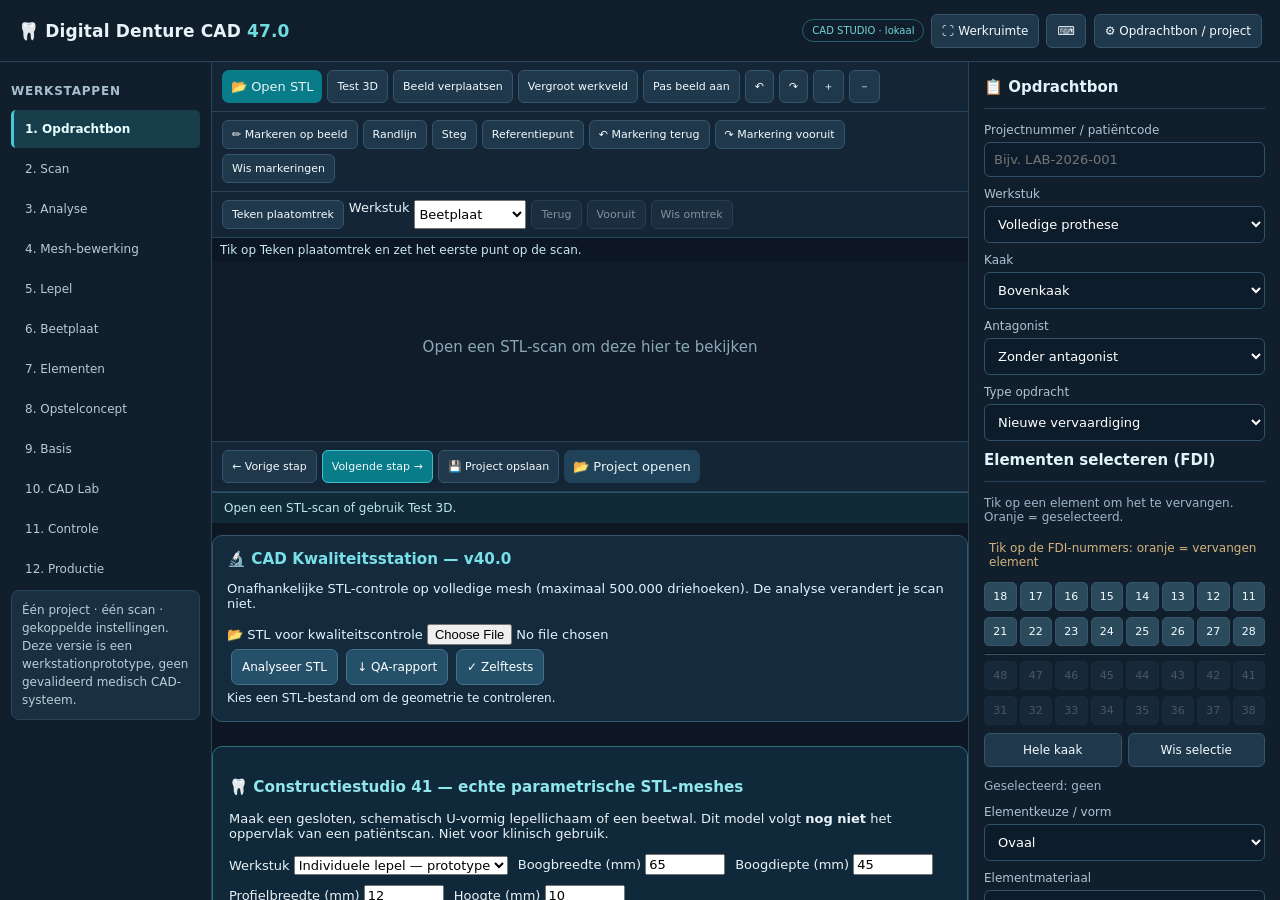
<file: Digital_Denture_CAD_47_0_Plaatomtrek.html>
<!doctype html><html lang="nl"><head><meta charset="utf-8"><meta name="viewport" content="width=device-width,initial-scale=1,viewport-fit=cover"><title>Digital Denture CAD 47.0 — Plaatomtrek</title><style>
*{box-sizing:border-box}body{margin:0;background:#0b1723;color:#e9f3fa;font:14px system-ui,-apple-system,sans-serif}header{padding:13px 15px;background:#142d40;display:flex;justify-content:space-between;align-items:center;gap:8px}header b{font-size:16px}button,input,select{font:inherit}button{border:1px solid #426b83;background:#21435a;color:#f3fbff;border-radius:8px;padding:10px;cursor:pointer}button.active,.primary{background:#087c89;border-color:#56c9d5}button:disabled{opacity:.5}main{display:grid;grid-template-columns:240px minmax(0,1fr) 270px;min-height:calc(100dvh - 60px)}aside{background:#12283a;padding:12px;overflow-y:auto}aside h3{margin:8px 0 12px}.step{display:block;width:100%;text-align:left;margin-bottom:6px}.step.active{background:#0c7380}.workspace{min-width:0;display:flex;flex-direction:column}.toolbar{display:flex;gap:6px;flex-wrap:wrap;padding:8px;background:#1b3547}.toolbar button{padding:8px 10px}#viewport{position:relative;flex:1;min-height:400px;height:64dvh;background:#0d1d2a;touch-action:none}#canvas{display:block;width:100%;height:100%;touch-action:none}#status{padding:10px;background:#19364a;color:#b8e8f3;font-size:12px}#info{padding:9px;color:#b5c7d4;font-size:12px}.panel{display:none}.panel.active{display:block}.field{margin:10px 0}.field label{display:block;color:#b9cedb;font-size:12px;margin-bottom:5px}.field input,.field select{width:100%;padding:10px;border-radius:7px;border:1px solid #3b6279;background:#0b2233;color:white}.check{display:flex;gap:8px;align-items:center;margin:9px 0}.check input{width:auto}.note{padding:10px;background:#243e4e;color:#d3e3ec;border-radius:8px;font-size:12px;line-height:1.5}.toothrow{display:flex;gap:3px;justify-content:center;flex-wrap:nowrap;margin:6px 0}.tooth{flex:1;min-width:0;padding:7px 0;font-size:11px;border-radius:5px;background:#2b4b5d}.tooth.selected{background:#d28a36;color:#111d26;font-weight:800;border-color:#ffcd78}.tooth.off{opacity:.25}.toothsection{margin:12px 0;padding:10px;background:#1b3445;border-radius:10px}#toothmap{margin:8px 0}.actions{display:flex;gap:6px;flex-wrap:wrap}.actions button{flex:1}.sub{font-size:12px;color:#9cb6c8}.hide{display:none!important}#mobileNav{display:none}#output{white-space:pre-wrap;overflow-wrap:anywhere;font:11px ui-monospace,monospace;color:#c1e5ec} @media(max-width:850px){main{display:block}aside{padding:8px}#left{display:none}#right{padding:12px}#mobileNav{display:flex;overflow-x:auto;gap:5px;padding:7px;background:#132c40}#mobileNav button{flex:0 0 auto;padding:9px}#viewport{height:55dvh;min-height:320px}header b{font-size:14px}}
#drawlayer{position:absolute;inset:0;width:100%;height:100%;z-index:4;touch-action:none;display:none}#viewport.marking #drawlayer{display:block}.annotationtools{display:flex;gap:6px;flex-wrap:wrap;padding:8px;background:#1b3547}.annotationtools button{padding:7px;font-size:12px}.annotationtools button.active{background:#087c89}#stepSummary{padding:10px;background:#0e3441;border-left:3px solid #48b5be;font-size:12px;line-height:1.6}#toothLegend{font-size:12px;color:#d2b37e;padding:5px} 

/* CAD Studio 8: integrated workstation skin */
:root{--bg:#0a111b;--surface:#111e2c;--surface2:#17283a;--line:#294359;--accent:#46c8d5;--ink:#e8f2f8;--muted:#9fb5c6}
body{background:var(--bg);color:var(--ink);font-family:Inter,system-ui,-apple-system,Segoe UI,sans-serif;font-size:13px}
header{height:62px;background:#101d2b;border-bottom:1px solid var(--line);padding:10px 18px;box-shadow:0 2px 14px #0003}
header b{letter-spacing:.15px;font-size:17px}header button{font-size:12px}
main{height:calc(100dvh - 62px);min-height:0;grid-template-columns:212px minmax(0,1fr) 312px}
aside{background:#111e2c;border-right:1px solid var(--line);padding:14px 11px}#right{border-left:1px solid var(--line);border-right:0;padding:16px 15px}
aside h3{font-size:12px;letter-spacing:.8px;text-transform:uppercase;color:#a7c0cf}
.step{border:0;border-left:3px solid transparent;background:transparent;border-radius:5px;padding:12px 11px;margin:2px 0;color:#b6cbd9;font-size:12px;transition:background .15s}
.step:hover{background:#1d3547}.step.active{background:#163e4b;border-left-color:var(--accent);color:#eaffff;font-weight:650}
.workspace{background:#0c1723;overflow:hidden;min-height:0}.toolbar,.annotationtools{background:#142536;border-bottom:1px solid #294359;padding:8px 10px;gap:5px}
button{background:#20384b;border:1px solid #34556b;border-radius:6px;padding:9px 10px;font-size:12px}button:hover{filter:brightness(1.15)}button.active,.primary{background:#087c89;border-color:#3dc3d0}
.toolbar button,.annotationtools button{padding:7px 9px;font-size:11px}
#viewport{min-height:180px;height:auto;flex:1;background:radial-gradient(ellipse at center,#17283a,#08111c 75%);border-bottom:1px solid #294359}
#status{background:#102b37;border-top:1px solid #285166;color:#bce6e8;padding:8px 12px}#info{padding:7px 12px;color:#819dae}#stepSummary{padding:9px 12px;background:#0f2b35}
.panel h3{color:#dff5fa;font-size:15px;letter-spacing:0;text-transform:none;border-bottom:1px solid #294359;padding-bottom:12px;margin:0 0 14px}
.field label{color:#adc5d3}.field input,.field select{background:#0d1c2b;border-color:#315168;border-radius:6px;padding:9px}
.note{background:#1a3041;border:1px solid #28465b;color:#b9cdd9}.toothsection{background:#192c3d}
#studioTools{display:flex;align-items:center;gap:7px;margin-left:auto}#studioTools button{white-space:nowrap}
#studioTools .studioBadge{color:#72d5d9;font-size:10px;border:1px solid #26626d;border-radius:12px;padding:5px 9px}
body.focus main{grid-template-columns:0 minmax(0,1fr) 0}body.focus #left,body.focus #right{visibility:hidden;overflow:hidden;padding:0;border:0}
body.focus #viewport{min-height:0}
@media(max-width:1050px) and (min-width:851px){main{grid-template-columns:170px minmax(0,1fr) 260px}#studioTools .studioBadge{display:none}}
@media(max-width:850px){header{height:auto;min-height:58px;padding:8px 10px;gap:7px;flex-wrap:wrap}header b{font-size:14px}main{height:auto;min-height:calc(100dvh - 112px);display:flex;flex-direction:column}#mobileNav{position:sticky;top:0;z-index:12;background:#132536;border-bottom:1px solid var(--line)}#mobileNav button{font-size:11px}#left{display:none}#right{visibility:visible!important;padding:14px 12px!important;border:0!important;overflow:visible!important}#viewport{height:53dvh;min-height:300px;flex:none}body.focus #right{display:none}body.focus #viewport{height:75dvh}#studioTools{margin-left:0}#studioTools .studioBadge{display:none}.annotationtools{max-height:82px;overflow-y:auto}.toolbar{max-height:96px;overflow-y:auto}}
@media(max-width:850px){#right{max-height:none}#mobileNav{position:sticky;top:0;z-index:10}#viewport{height:48dvh;min-height:280px}.toolbar{gap:4px}.toolbar button{padding:9px 11px}#stepSummary{font-size:11px}}
#viewport:focus-within{outline:1px solid #55d8f5}

body.large-view #viewport { min-height:82dvh; height:82dvh; }
#panView[aria-pressed="true"], #largeView[aria-pressed="true"] { background:#087c89; border-color:#56c9d5; }
#canvas.pan-view { cursor:grab; }
#canvas.pan-view:active { cursor:grabbing; }
#scanWebGL{position:absolute;inset:0;width:100%;height:100%;pointer-events:none}#canvas{position:relative} #canvas.gpu-active{opacity:0}</style><style id="quality-style">#qualityStation{background:#132b3c;border:1px solid #34576d;border-radius:10px;padding:14px;margin:12px 0;color:#e1f4ff}#qualityStation h3{margin:0 0 10px;color:#79e0e9}#qualityStation button{margin:4px;background:#24506a;color:white;border:1px solid #46718a;border-radius:7px;padding:10px}#qualityStation .readout{font-size:12px;white-space:normal;line-height:1.5}#qualityStation .warning{color:#f8cb8a}</style><style>
#viewport.contour-visible #drawlayer,#viewport.contour-mode #drawlayer{display:block;pointer-events:none}
#viewport.contour-mode #drawlayer,#viewport.marking #drawlayer{pointer-events:auto}
#contourStatus{padding:5px 8px;color:#c9e7f6;font-size:12px}
#contourToggle[aria-pressed=true]{background:#087c89}
</style></head><body><header><b>🦷 Digital Denture CAD <span style="color:#70dce1">47.0</span></b><div id="studioTools"><span class="studioBadge">CAD STUDIO · lokaal</span><button id="focusBtn" title="Vergroot 3D-werkruimte">⛶ Werkruimte</button><button id="studioHelp" title="Sneltoetsen">⌨</button></div><button id="projectBtn">⚙️ Opdrachtbon / project</button></header>
<div id="mobileNav"></div><main><aside id="left"><h3>Werkstappen</h3><div id="steps"></div><div class="note">Één project · één scan · gekoppelde instellingen. Deze versie is een werkstationprototype, geen gevalideerd medisch CAD-systeem.</div></aside>
<section class="workspace"><div class="toolbar"><label style="background:#087c89;padding:9px;border-radius:7px;cursor:pointer">📂 Open STL <input id="file" type="file" accept=".stl" style="display:none"></label><button id="demo">Test 3D</button><button id="panView" aria-pressed="false">Beeld verplaatsen</button><button id="largeView" aria-pressed="false">Vergroot werkveld</button><button id="fit">Pas beeld aan</button><button id="leftBtn">↶</button><button id="rightBtn">↷</button><button id="zoomIn">＋</button><button id="zoomOut">－</button></div><div class="annotationtools"><button id="markToggle">✏️ Markeren op beeld</button><button id="markBoundary">Randlijn</button><button id="markBar">Steg</button><button id="markReference">Referentiepunt</button><button id="markUndo">↶ Markering terug</button><button id="markRedo">↷ Markering vooruit</button><button id="markClear">Wis markeringen</button></div><div class="annotationtools" aria-label="Plaatomtrek">
<button id="contourToggle" type="button" aria-pressed="false">Teken plaatomtrek</button>
<label for="contourKind">Werkstuk</label>
<select id="contourKind"><option value="beetplaat">Beetplaat</option><option value="lepel">Lepel</option><option value="basis">Protheseplaat</option></select>
<button id="contourUndo" type="button" disabled>Terug</button>
<button id="contourRedo" type="button" disabled>Vooruit</button>
<button id="contourClear" type="button" disabled>Wis omtrek</button>
</div><div id="contourStatus" role="status">Tik op Teken plaatomtrek en zet het eerste punt op de scan.</div>
<div id="viewport"><canvas id="scanWebGL" aria-hidden="true"></canvas><canvas id="canvas" aria-label="Interactieve 3D STL weergave"></canvas><canvas id="drawlayer"></canvas></div><div class="toolbar"><button id="prevStep">← Vorige stap</button><button id="nextStep" class="primary">Volgende stap →</button><button id="saveScene">💾 Project opslaan</button><label style="background:#21435a;padding:9px;border-radius:7px;cursor:pointer">📂 Project openen<input id="openScene" type="file" accept=".json" style="display:none"></label></div><div id="status">Open een STL-scan of gebruik Test 3D.</div><section id="qualityStation"><h3>🔬 CAD Kwaliteitsstation — v40.0</h3><p>Onafhankelijke STL-controle op volledige mesh (maximaal 500.000 driehoeken). De analyse verandert je scan niet.</p><label>📂 STL voor kwaliteitscontrole <input id="qaFile" type="file" accept=".stl" style="max-width:100%"></label><div><button id="qaRun">Analyseer STL</button><button id="qaDownload">↓ QA-rapport</button><button id="qaTests">✓ Zelftests</button></div><div id="qaResult" class="readout">Kies een STL-bestand om de geometrie te controleren.</div><div id="qaTestResult" class="readout"></div></section><section id="construction41" style="padding:16px;background:#10293a;border:1px solid #2b7180;border-radius:10px;margin:12px 0"><h3 style="color:#8fe7ed">🦷 Constructiestudio 41 — echte parametrische STL-meshes</h3><p>Maak een gesloten, schematisch U-vormig lepellichaam of een beetwal. Dit model volgt <b>nog niet</b> het oppervlak van een patiëntscan. Niet voor klinisch gebruik.</p><div style="display:flex;flex-wrap:wrap;gap:10px;align-items:end"><label>Werkstuk <select id="c41Type"><option value="tray">Individuele lepel — prototype</option><option value="rim">Beetwal — prototype</option></select></label><label>Boogbreedte (mm) <input id="c41Width" type="number" min="35" max="100" value="65" style="width:80px"></label><label>Boogdiepte (mm) <input id="c41Depth" type="number" min="20" max="85" value="45" style="width:80px"></label><label>Profielbreedte (mm) <input id="c41Profile" type="number" min="4" max="25" value="12" style="width:80px"></label><label>Hoogte (mm) <input id="c41Height" type="number" min="2" max="22" value="10" style="width:80px"></label></div><div style="margin:10px 0"><button id="c41Build" class="primary">Genereer 3D</button><button id="c41Export">↓ STL export</button><button id="c41Test">✓ Geometrietests</button></div><canvas id="c41Canvas" width="760" height="340" style="width:100%;max-height:340px;background:#081522;border-radius:8px;touch-action:pan-y"></canvas><pre id="c41Status" style="white-space:pre-wrap;color:#c8e2e7;font-size:12px">Kies Genereer 3D.</pre></section><section id="repair42" style="background:#10293a;border:1px solid #287c88;border-radius:10px;padding:16px;margin:12px 0"><h3>🛠 Mesh Repair 42 — echte STL-reiniging</h3><p>Importeer een STL, verwijder nuloppervlak-driehoeken en dubbele facetten. De scan wordt niet automatisch dichtgemaakt; inspecteer het resultaat voor productie.</p><input id="r42File" type="file" accept=".stl"><div style="display:flex;gap:8px;flex-wrap:wrap;margin:10px 0"><button id="r42Analyze">Analyseer</button><button id="r42Repair" class="primary">Reinig mesh</button><button id="r42Undo" disabled>↶ Ongedaan maken</button><button id="r42Redo" disabled>↷ Opnieuw</button><button id="r42Export" disabled>↓ Gereinigde STL</button><button id="r42Tests">✓ Zelftests</button></div><pre id="r42Output" style="white-space:pre-wrap;font-size:12px;color:#c5e6e8">Nog geen bestand geladen.</pre></section><div id="stepSummary">Projectinstellingen en scan zijn gekoppeld aan de werkstappen.</div><div id="scanResolution" role="status" style="padding:4px 9px;font-size:12px"></div><div id="info">Open een STL om de actieve scanweergave te zien.</div></section>
<aside id="right">
<section class="panel active" data-panel="project"><h3>📋 Opdrachtbon</h3><div class="field"><label>Projectnummer / patiëntcode</label><input id="caseName" placeholder="Bijv. LAB-2026-001"></div><div class="field"><label>Werkstuk</label><select id="work"><option value="lepel">Individuele lepel</option><option value="beetplaat">Beetplaat</option><option value="prothese" selected>Volledige prothese</option><option value="partieel">Partiële prothese / elementen vervangen</option></select></div><div class="field"><label>Kaak</label><select id="jaw"><option value="boven">Bovenkaak</option><option value="onder">Onderkaak</option><option value="beide">Boven- en onderkaak</option></select></div><div class="field"><label>Antagonist</label><select id="ant"><option value="geen">Zonder antagonist</option><option value="aanwezig">Met antagonist</option></select></div><div class="field"><label>Type opdracht</label><select id="orderType"><option>Nieuwe vervaardiging</option><option>Vervanging bestaande elementen</option><option>Reparatie / uitbreiding</option><option>Duplicaatprothese</option></select></div><h3>Elementen selecteren (FDI)</h3><p class="sub">Tik op een element om het te vervangen. Oranje = geselecteerd.</p><div id="toothLegend">Tik op de FDI-nummers: oranje = vervangen element</div><div id="toothmap"></div><div class="actions"><button id="selectJaw">Hele kaak</button><button id="clearTeeth">Wis selectie</button></div><p id="selection" class="sub"></p><div class="field"><label>Elementkeuze / vorm</label><select id="toothShape"><option>Ovaal</option><option>Vierkant</option><option>Driehoekig</option><option>Individueel</option></select></div><div class="field"><label>Elementmateriaal</label><select id="toothMaterial"><option>PMMA</option><option>Composiet</option><option>Voorgefabriceerd</option></select></div><div class="note">Voorbeeld van een digitale opdrachtbon. Tandvorm, kleur en materiaal volgen later als echte CAD-keuzes.</div></section>
<section class="panel" data-panel="scan"><h3>📐 Scan</h3><p>Importeer een STL, draai met één vinger en zoom met twee vingers.</p><div class="field"><label>Scanweergave</label><select id="renderMode"><option value="solid">Massief (ondoorzichtig)</option><option value="light">Licht model</option></select></div><div class="note">Dit is een lokale STL-viewer; scanreparatie en exacte oppervlakteberekeningen zijn nog niet beschikbaar.</div></section>
<section class="panel" data-panel="analyse"><h3>🔍 Analyse</h3><div class="field"><label>Occlusievlak bepaald?</label><select id="occlusalPlane"><option value="niet">Nog niet</option><option value="handmatig">Handmatig gecontroleerd</option></select></div><div class="field"><label>Invoerrichting</label><select id="analysisInsertion"><option>Automatisch nog niet beschikbaar</option><option>Handmatig beoordeeld</option></select></div><label class="check"><input id="undercuts" type="checkbox"> Ondersnijdingen beoordeeld</label><label class="check"><input id="landmarks" type="checkbox"> Anatomische referentiepunten beoordeeld</label><div class="note">Anatomische referenties: omslagplooi, frenula, tubera, retromolaire gebieden, ondercuts, implantaat-steg. Automatische detectie is nog niet geïmplementeerd.</div><p class="sub">Markeringen moeten uiteindelijk aan 3D-coördinaten worden gekoppeld, niet alleen aan schermpixels.</p></section>
<section class="panel" data-panel="mesh"><h3>🛠 Mesh-gereedschap</h3><p class="sub">Eigen gereedschappen geïnspireerd op Meshmixer. Geen ingebouwde Autodesk Meshmixer-app.</p><button id="meshInspect" style="width:100%">🔎 Analyseer mesh</button><div id="meshStats" class="note" style="margin:8px 0">Laad eerst een STL-scan.</div><div class="field"><label>Uniform schalen (factor)</label><input type="number" id="meshScale" min="0.01" max="100" step="0.01" value="1.00"></div><button id="meshApplyScale">Schaal toepassen</button><div class="field"><label>Spiegelen</label><select id="meshAxis"><option value="0">X-as</option><option value="1">Y-as</option><option value="2">Z-as</option></select></div><button id="meshMirror">Spiegelen</button><button id="meshFlip">Normaalrichting omkeren</button><div class="field"><label>Verplaatsen X / Y / Z (mm)</label><div style="display:flex;gap:5px"><input id="moveX" type="number" step="0.5" value="0" style="min-width:0;width:33%"><input id="moveY" type="number" step="0.5" value="0" style="min-width:0;width:33%"><input id="moveZ" type="number" step="0.5" value="0" style="min-width:0;width:33%"></div></div><button id="meshMove">↔ Verplaats scan (3D)</button><div class="field"><label>Rotatie-as en graden</label><div style="display:flex;gap:5px"><select id="rotateAxis" style="width:45%"><option value="0">X-as</option><option value="1">Y-as</option><option value="2" selected>Z-as</option></select><input id="rotateDegrees" type="number" step="5" value="15" style="width:55%"></div></div><button id="meshRotate">⟳ Roteer scan (3D)</button><button id="meshQA" style="width:100%;margin-top:8px">✓ Controleer volledige bronmesh</button><div id="meshQAResult" class="note" style="white-space:pre-wrap;margin:8px 0">Kwaliteitscontrole werkt op alle driehoeken, niet alleen de preview.</div><div class="actions" style="margin-top:10px"><button id="meshUndo">↶ Terug</button><button id="meshRedo">↷ Vooruit</button></div><button id="meshExportFull" class="primary" style="width:100%;margin-top:12px">↓ Volledige STL exporteren (zonder uitdunnen)</button><button id="meshExport" style="width:100%;margin-top:12px">↓ Bewerkte preview als STL</button><div class="note" style="margin-top:10px">Let op: grote STL-scans worden alleen voor de viewer uitgedund tot maximaal 24.000 driehoeken. De preview-export blijft uitgedund. Gebruik de nieuwe volledige-resolutie-export voor schaal-, spiegel- en normaalrichtingbewerkingen. <b>Geen klinische of productievalidering.</b> Meshmixer-functies zoals remesh, hollow, sculpt, boolean, watertight repair en offset zijn nog niet geïmplementeerd.</div></section>
<section class="panel" data-panel="lepel"><h3>🥄 Individuele lepel</h3><div class="field"><label>Ruimte voor afdrukmateriaal (mm)</label><input id="spacer" type="number" min="0" max="8" step=".25" value="2"></div><div class="field"><label>Lepeldikte (mm)</label><input id="thickness" type="number" min=".5" max="8" step=".25" value="2.5"></div><div class="field"><label>Randafstand tot omslagplooi (mm)</label><input id="border" type="number" min="0" max="10" step=".25" value="2"></div><div class="field"><label>Invoerrichting</label><select id="insertion"><option>Automatisch (nog niet berekend)</option><option>Occlusaal</option><option>Handmatig instellen (nog niet beschikbaar)</option></select></div><div class="field"><label>Randafwerking</label><select id="edge"><option>Afgerond</option><option>Recht</option><option>Versterkt</option></select></div><div class="field"><label>Handvat</label><select id="handle"><option>Centraal</option><option>Anterior schuin</option><option>Geen</option></select></div><label class="check"><input type="checkbox" id="stops" checked> Weefselstops</label><label class="check"><input type="checkbox" id="grip"> Retentieribbels</label><label class="check"><input type="checkbox" id="perforated"> Geperforeerde lepel</label><label class="check"><input type="checkbox" id="barRelief"> Extra relief bij stegconstructie</label><div class="field"><label>Extra steg-relief (mm)</label><input id="barSpace" type="number" min="0" max="8" step=".25" value="1"></div><div class="note">Instellingen worden in het project opgeslagen. Een echte lepel-STL vereist nog een oppervlakte-offset, randcurve, wandconstructie en watertichte mesh.</div><div class="note">Open via Open STL een uitgesneden kaakoppervlak. De buitenrand van de scan bepaalt de rand van de plaat. Controleer de richting van de opbouw.</div>
<label class="check"><input type="checkbox" id="lepelReverse"> Opbouwrichting omkeren</label>
<button id="lepelShell">Genereer scanvolgende lepel</button>
<button id="lepelSave" disabled>Download plaat-STL</button>
<pre id="lepelStatus" aria-live="polite" style="white-space:pre-wrap"></pre></section>
<section class="panel" data-panel="beetplaat"><h3>📏 Beetplaat</h3><div class="field"><label>Basisdikte (mm)</label><input id="biteBase" type="number" step=".25" value="2"></div><div class="field"><label>Walbreedte (mm)</label><input id="rimWidth" type="number" step=".25" value="7"></div><div class="field"><label>Walhoogte (mm)</label><input id="rimHeight" type="number" step=".5" value="10"></div><label class="check"><input type="checkbox" id="biteHandle"> Handvat toevoegen</label><div class="note">Parameters worden bewaard; automatische beetwalconstructie is nog niet beschikbaar.</div><div class="note">Open via Open STL een uitgesneden kaakoppervlak. De buitenrand van de scan bepaalt de rand van de plaat. Controleer de richting van de opbouw.</div>
<div class="field"><label for="biteFit">Aansluiting op de kaak</label><select id="biteFit">
<option value="exact">Exact op scan · zonder uitblokken</option>
<option value="block">Uitblokken langs de STL-Z-as</option>
</select></div>
<div class="field"><label for="biteDraft">Uitblokhoek (0–10°)</label><input id="biteDraft" type="number" min="0" max="10" step="0.1" value="0" disabled></div>
<label class="check"><input type="checkbox" id="beetplaatReverse"> Opbouwrichting omkeren</label>
<button id="beetplaatShell">Genereer scanvolgende beetplaat</button>
<button id="beetplaatSave" disabled>Download plaat-STL</button>
<pre id="beetplaatStatus" aria-live="polite" style="white-space:pre-wrap"></pre></section>
<section class="panel" data-panel="tanden"><h3>🦷 Elementen</h3><p>De gekozen FDI-elementen staan in de opdrachtbon.</p><div class="field"><label>Tandkleur</label><select id="shade"><option>A1</option><option selected>A2</option><option>A3</option><option>A3.5</option><option>B1</option><option>B2</option><option>C2</option><option>D2</option></select></div><div class="field"><label>Elementbibliotheek</label><select id="library"><option>Algemene voorbeeldbibliotheek (nog niet geladen)</option></select></div><div class="note">Nog geen echte 3D-tandbibliotheek, opstelling of occlusieberekening. Commerciële bibliotheken vereisen toestemming/licentie.</div></section>
<section class="panel" data-panel="opstelling"><h3>🦷 Opstelconcept & tandboog</h3><div class="note">Interactieve 2D-opstelplanner: selecteer een concept, tandvorm en element. Verplaats tanden in de boog. Dit is nog geen 3D-tandopstelling of occlusieberekening.</div>
<div class="field"><label>Occlusie- / opstelconcept</label><select id="occlConcept"><option value="gysi">Gysi – bilateraal gebalanceerd, anatomisch</option><option value="gerber">Gerber – lingualiseerde / condyloforme benadering</option><option value="lingual">Lingualiseerde occlusie</option><option value="monoplane">Monoplane / vlak</option><option value="custom">Individueel / handmatig</option></select></div>
<div class="field"><label>Tandfamilie (referentie; geen commerciële 3D-mesh inbegrepen)</label><select id="toothFamily"><option value="generic">Eigen generieke demonstratietanden</option><option value="phonares_typ">Ivoclar SR Phonares II Typ — referentie</option><option value="phonares_lingual">Ivoclar SR Phonares II Lingual — referentie</option><option value="vivodent">Ivoclar SR Vivodent / Orthotyp — referentie</option><option value="kulzer">Kulzer Pala Mondial / Delara — referentie</option></select></div>
<div class="field"><label>Fronttandvorm</label><select id="anteriorShape"><option value="oval">Ovaal / soft</option><option value="square">Vierkant / bold</option><option value="tapered">Driehoekig / tapered</option></select></div>
<div class="field"><label>Boogvorm</label><select id="archForm"><option value="oval">Ovaal</option><option value="square">Breed / U-vorm</option><option value="tapered">Smal / V-vorm</option></select></div>
<div class="field"><label>Op te stellen kaak</label><select id="setupJaw"><option value="upper">Bovenkaak</option><option value="lower">Onderkaak</option></select></div>
<div class="field"><label>Boogbreedte <span id="archWidthValue">100%</span></label><input id="archWidth" type="range" min="70" max="135" value="100"></div>
<div class="field"><label>Boogdiepte <span id="archDepthValue">100%</span></label><input id="archDepth" type="range" min="70" max="135" value="100"></div>
<svg id="archSvg" viewBox="0 0 320 250" style="display:block;width:100%;background:#0a1c2a;border:1px solid #416073;border-radius:10px;touch-action:none"><path id="archGuide" d="" fill="none" stroke="#6b91a5" stroke-width="1.5" stroke-dasharray="4 5"/><g id="teethDraw"></g><text x="160" y="237" text-anchor="middle" fill="#9cb6c8" font-size="10">Schematische occlusale aanzicht · sleep een tand</text></svg>
<div id="activeTooth" class="note" style="margin-top:8px">Tik op een tand om hem te selecteren.</div><div class="actions" style="margin-top:8px"><button id="setupUndo">↶ Undo</button><button id="setupRedo">↷ Redo</button><button id="setupReset">Herstel boog</button></div>
<div class="field"><label>Actieve tand: mesio-distaal (mm, schematisch)</label><input id="toothX" type="range" min="-20" max="20" value="0" step="1"></div><div class="field"><label>Actieve tand: bucco-linguaal (mm, schematisch)</label><input id="toothY" type="range" min="-20" max="20" value="0" step="1"></div>
<button id="exportSetup" class="primary" style="width:100%">↓ Exporteer opstelplan (JSON)</button><div class="note" style="margin-top:8px">Gerber, Gysi en tandfabrikanten zijn hier referentiekeuzes. Dit programma bevat geen gelicentieerde tandbibliotheken en berekent geen klinisch geldige contacten.</div></section><section class="panel" data-panel="basis"><h3>🦷 Prothesebasis</h3><div class="field"><label>Scheidingslijn tanden / gingiva</label><select id="splitLine"><option value="nog">Nog niet gedefinieerd</option><option value="handmatig">Handmatig beoordeeld</option></select></div><div class="field"><label>Verbinding tussen elementen en basis</label><select id="coupling"><option value="socket">Uitsparingen / sockets</option><option value="connector">Connectoren</option><option value="monoblock">Monoblock (geen scheiding)</option></select></div><label class="check"><input type="checkbox" id="sculptReview"> Gingivavormgeving gecontroleerd</label><div class="field"><label>Minimale basisdikte (mm)</label><input id="baseThickness" type="number" step=".25" value="2"></div><label class="check"><input type="checkbox" id="gingiva" checked> Gingivacontour gewenst</label><div class="note">Meshgeneratie en verbinding met tanden volgen in een latere ontwikkelfase.</div></section>
<section class="panel" data-panel="engineering"><h3>🧪 CAD Lab 20.0 — geometrie</h3><p class="sub">Technische testmodule met echte STL-geometrie. Geen klinisch gevalideerde tandbibliotheek of automatische opstelling op de scan.</p><h3>STL-kwaliteitscontrole</h3><label class="field">STL voor QA <input id="qaFile" type="file" accept=".stl"></label><button id="qaRun" class="primary" style="width:100%">Controleer geladen STL</button><div id="qaResult" class="note" style="margin:10px 0">Importeer een STL voor een geometrische analyse.</div><h3>Parametrische 3D-elementen</h3><div class="field"><label>Kaak</label><select id="labJaw"><option value="upper">Bovenkaak</option><option value="lower">Onderkaak</option><option value="both">Beide kaken</option></select></div><div class="field"><label>Opstelconcept (referentielabel)</label><select id="labConcept"><option>Gysi</option><option>Gerber</option><option>Lingualized</option><option>Monoplane</option></select></div><div class="field"><label>Boogbreedte (mm)</label><input id="labWidth" type="number" min="30" max="90" value="58"></div><div class="field"><label>Boogdiepte (mm)</label><input id="labDepth" type="number" min="15" max="70" value="42"></div><div class="field"><label>Elementhoogte (mm)</label><input id="labHeight" type="number" min="4" max="20" value="9"></div><div class="actions"><button id="labPreview">Bekijk 3D-opstelling</button><button id="labExport" class="primary">Exporteer STL</button></div><canvas id="labCanvas" width="600" height="300" style="width:100%;background:#101c27;border:1px solid #345;border-radius:8px;touch-action:none"></canvas><div id="labResult" class="note" style="margin:10px 0">Deze geometrie is een technisch, anatomisch vereenvoudigd proefmodel; niet geschikt voor patiënten.</div><button id="labSelfTest">▶ Voer zelftests uit</button><div id="labTests" class="note" style="margin-top:8px"></div></section><section class="panel" data-panel="controle"><h3>✓ Controle</h3><div id="checks" class="note"></div><button id="runChecks">Projectgegevens controleren</button></section>
<section class="panel" data-panel="productie"><h3>📦 Productie & export</h3><button id="exportSource" style="width:100%;margin-bottom:8px">↓ Geïmporteerde scan als STL (referentie)</button><p class="sub">Dit is uitsluitend de originele scan, niet de ontworpen prothese.</p><div class="field"><label>Productieworkflow</label><select id="manufacturing"><option value="monoblock">Monoblock: basis + elementen samen</option><option value="separate">Basis en elementen afzonderlijk</option><option value="milled-reduction">Basis voor gefreesde reductie</option><option value="manual-reduction">Basis voor handmatige reductie</option></select></div><div class="field"><label>Bestemming</label><select id="destination"><option value="printer">3D-printer</option><option value="milling">Freescentrum</option></select></div><label class="check"><input type="checkbox" class="out" value="monoblock" checked> Monoblock.stl</label><label class="check"><input type="checkbox" class="out" value="basis" checked> Basis.stl</label><label class="check"><input type="checkbox" class="out" value="elementen" checked> Elementen.stl</label><label class="check"><input type="checkbox" class="out" value="losse_elementen"> Losse elementen per FDI</label><button class="primary" id="saveProject" style="width:100%">↓ Project + exportplan (JSON)</button><p class="sub">Gebaseerd op 3Shape/exocad-productieworkflows. Dit is een bestandsplan, geen echte STL-export. De STL's worden pas beschikbaar na implementatie van geometriegeneratie.</p><div id="output"></div></section>
</aside></main><script>
(()=>{'use strict';const $=id=>document.getElementById(id);
let currentStep='project';const modules=[['project','Opdrachtbon'],['scan','Scan'],['analyse','Analyse'],['mesh','Mesh-bewerking'],['lepel','Lepel'],['beetplaat','Beetplaat'],['tanden','Elementen'],['opstelling','Opstelconcept'],['basis','Basis'],['engineering','CAD Lab'],['controle','Controle'],['productie','Productie']];
function show(m){currentStep=m;for(const p of document.querySelectorAll('.panel'))p.classList.toggle('active',p.dataset.panel===m);for(const b of document.querySelectorAll('[data-step]'))b.classList.toggle('active',b.dataset.step===m)}
for(const [i,[id,title]] of modules.entries()){const b=document.createElement('button');b.className='step';b.dataset.step=id;b.textContent=(i+1)+'. '+title;b.onclick=()=>show(id);$('steps').appendChild(b);const mb=b.cloneNode(true);mb.onclick=()=>{show(id);$('right').scrollIntoView({behavior:'smooth',block:'start'})};$('mobileNav').appendChild(mb)}
$('projectBtn').onclick=()=>{show('project');$('right').scrollIntoView({behavior:'smooth'})};
const rows=[[18,17,16,15,14,13,12,11],[21,22,23,24,25,26,27,28],[48,47,46,45,44,43,42,41],[31,32,33,34,35,36,37,38]],selected=new Set();
const toothmap=$('toothmap');for(let i=0;i<4;i++){if(i===2){let line=document.createElement('hr');line.style.borderColor='#38556a';toothmap.appendChild(line)}const row=document.createElement('div');row.className='toothrow';for(const id of rows[i]){const b=document.createElement('button');b.className='tooth';b.textContent=id;b.dataset.tooth=id;b.onclick=()=>{selected.has(id)?selected.delete(id):selected.add(id);updateTeeth()};row.appendChild(b)}toothmap.appendChild(row)}
function updateTeeth(){const jaw=$('jaw').value;for(const b of document.querySelectorAll('[data-tooth]')){const id=+b.dataset.tooth,valid=jaw==='beide'||(id<30?jaw==='boven':jaw==='onder');b.disabled=!valid;b.classList.toggle('off',!valid);b.classList.toggle('selected',selected.has(id));}const ids=[...selected].sort((a,b)=>a-b);$('selection').textContent='Geselecteerd: '+(ids.join(', ')||'geen');}
$('jaw').onchange=()=>{for(const id of [...selected])if($('jaw').value!=='beide'&&(($('jaw').value==='boven')!==(id<30)))selected.delete(id);updateTeeth()};
$('selectJaw').onclick=()=>{for(const row of rows)for(const id of row)if($('jaw').value==='beide'||(($('jaw').value==='boven')===(id<30)))selected.add(id);updateTeeth()};
$('clearTeeth').onclick=()=>{selected.clear();updateTeeth()};updateTeeth();
function project(){const ids=['caseName','work','jaw','ant','spacer','thickness','border','handle','stops','perforated','barRelief','barSpace','biteBase','rimWidth','rimHeight','biteHandle','shade','library','baseThickness','gingiva','orderType','toothShape','toothMaterial','insertion','analysisInsertion','edge','grip','occlusalPlane','undercuts','landmarks','splitLine','coupling','sculptReview','manufacturing','destination'];const settings={};for(const id of ids){const e=$(id);settings[id]=e.type==='checkbox'?e.checked:e.value}settings.elementen=[...selected].sort((a,b)=>a-b);settings.outputs=[...document.querySelectorAll('.out:checked')].map(e=>e.value);return settings}
function filename(s){return (s||'project').replace(/[^a-z0-9_-]/gi,'_').slice(0,48)}
function plan(p){const paths=[],jaws=p.jaw==='beide'?['bovenkaak','onderkaak']:[p.jaw==='boven'?'bovenkaak':'onderkaak'];for(const jaw of jaws)for(const kind of p.outputs){const dir=filename(p.caseName)+'/'+jaw+'/';if(kind==='losse_elementen')for(const id of p.elementen.filter(id=>(id<30)===(jaw==='bovenkaak')))paths.push(dir+'elementen/element_'+id+'.stl');else paths.push(dir+kind+'.stl')}return paths}
$('saveProject').onclick=()=>{const p=project(),payload={software:'Digital Denture CAD prototype 5.1',status:'PLAN_ONLY_NO_PRODUCTION_STL',settings:p,planned_paths:plan(p),scan:{triangle_count:originalCount,dimensions:bounds?.dimensions||null},warning:'Geen STL-geometrie gegenereerd. Niet geschikt voor productie.'};const blob=new Blob([JSON.stringify(payload,null,2)],{type:'application/json'}),url=URL.createObjectURL(blob),a=document.createElement('a');a.href=url;a.download=filename(p.caseName)+'_project.json';document.body.appendChild(a);a.click();a.remove();setTimeout(()=>URL.revokeObjectURL(url),2000);$('output').textContent=payload.planned_paths.join('\n')};
$('prevStep').onclick=()=>{let i=modules.findIndex(x=>x[0]===currentStep);show(modules[Math.max(0,i-1)][0])};$('nextStep').onclick=()=>{let i=modules.findIndex(x=>x[0]===currentStep);show(modules[Math.min(modules.length-1,i+1)][0])};
function downloadJson(payload,name){const url=URL.createObjectURL(new Blob([JSON.stringify(payload,null,2)],{type:'application/json'})),a=document.createElement('a');a.href=url;a.download=name;document.body.appendChild(a);a.click();a.remove();setTimeout(()=>URL.revokeObjectURL(url),1500)}
$('saveScene').onclick=()=>downloadJson({format:'denture-cad-project-v1',settings:project(),step:currentStep,scanNotEmbedded:true},filename($('caseName').value)+'_project.json');
$('openScene').onchange=async e=>{const f=e.target.files?.[0];if(!f)return;try{const data=JSON.parse(await f.text()),p=data.settings;if(!p||!Array.isArray(p.elementen))throw Error('Ongeldig projectbestand');for(const [id,value] of Object.entries(p)){const el=$(id);if(!el||id==='elementen'||id==='outputs')continue;if(el.type==='checkbox')el.checked=!!value;else el.value=value}selected.clear();for(const id of p.elementen)selected.add(+id);for(const el of document.querySelectorAll('.out'))el.checked=p.outputs?.includes(el.value)??false;updateTeeth();show(data.step&&modules.some(m=>m[0]===data.step)?data.step:'project');status('Projectinstellingen geladen. STL-scan opnieuw importeren.')}catch(err){status('Project openen mislukt: '+err.message)}e.target.value=''};
$('runChecks').onclick=()=>{const p=project(),checks=[];checks.push(bounds?'✓ STL-scan geladen':'⚠ Geen STL-scan geladen');checks.push(p.elementen.length?'✓ Elementselectie: '+p.elementen.join(', '):'⚠ Geen elementen geselecteerd');checks.push(p.ant==='aanwezig'?'✓ Antagonist geselecteerd':'ℹ Geen antagonist: occlusie niet te controleren');checks.push($('landmarks').checked?'✓ Anatomische beoordeling bevestigd':'⚠ Anatomische beoordeling ontbreekt');checks.push($('undercuts').checked?'✓ Ondersnijdingen beoordeeld':'⚠ Ondersnijdingen niet beoordeeld');checks.push('⚠ Geen geometrie- of klinische validatie beschikbaar');$('checks').textContent=checks.join('\n')};$('runChecks').click();
const overlay=$('drawlayer'),overlayCtx=overlay.getContext('2d');let strokes=[],redoStrokes=[],currentStroke=null,markMode='boundary',marking=false;
const contourColors={beetplaat:'#39c5ff',lepel:'#ffb45c',basis:'#a5e981'};
const contours=new Map(), contourRedo=[];
let contourMode=false, contourMeshColors=null;
const contourKind=$('contourKind'), contourStatus=$('contourStatus');
function contourMessage(message){
  contourStatus.textContent=message;
}
function currentContour(){return contours.get(contourKind.value)}
function contourProjection(){
  const w=overlay.clientWidth,h=overlay.clientHeight;
  const scale=Math.min(w,h)*.75*zoom/bounds.size;
  const x0=w/2+panX,y0=h/2+panY,[cx,cy,cz]=bounds.center;
  const [xx,xy,xz]=rotate([1,0,0]),[yx,yy,yz]=rotate([0,1,0]),[zx,zy,zz]=rotate([0,0,1]);
  return (p,i=0)=>{
    const x=p[i]-cx,y=p[i+1]-cy,z=p[i+2]-cz;
    return [x0+(xx*x+yx*y+zx*z)*scale,y0-(xy*x+yy*y+zy*z)*scale,xz*x+yz*y+zz*z];
  };
}
function contourWeights(x,y,a,b,c){
  const ax=b[0]-a[0],ay=b[1]-a[1],bx=c[0]-a[0],by=c[1]-a[1];
  const determinant=ax*by-ay*bx;
  if(Math.abs(determinant)<1e-10)return null;
  const dx=x-a[0],dy=y-a[1];
  const u=(dx*by-dy*bx)/determinant,v=(ax*dy-ay*dx)/determinant;
  return u>=-1e-7&&v>=-1e-7&&u+v<=1+1e-7?[1-u-v,u,v]:null;
}
function pickContourPoint(x,y){
  let closest=-Infinity,point=null;
  const project=contourProjection();
  for(const t of tris){
    const a=project(t),b=project(t,3),c=project(t,6);
    if(x<Math.min(a[0],b[0],c[0])||x>Math.max(a[0],b[0],c[0])||
       y<Math.min(a[1],b[1],c[1])||y>Math.max(a[1],b[1],c[1]))continue;
    const weights=contourWeights(x,y,a,b,c);
    if(!weights)continue;
    const z=weights[0]*a[2]+weights[1]*b[2]+weights[2]*c[2];
    if(z<=closest)continue;
    closest=z;
    point=[0,1,2].map(i=>weights[0]*t[i]+weights[1]*t[i+3]+weights[2]*t[i+6]);
  }
  return point;
}
function pointInContour(x,y,polygon){
  let inside=false;
  for(let i=0,j=polygon.length-1;i<polygon.length;j=i++){
    const [ax,ay]=polygon[i],[bx,by]=polygon[j];
    if((ay>y)!==(by>y)&&x<(bx-ax)*(y-ay)/(by-ay)+ax)inside=!inside;
  }
  return inside;
}
function validContour(polygon){
  const orientation=(a,b,c)=>{
    const cross=(b[0]-a[0])*(c[1]-a[1])-(b[1]-a[1])*(c[0]-a[0]);
    return Math.abs(cross)<1e-7?0:Math.sign(cross);
  };
  const within=(a,b,p)=>p[0]>=Math.min(a[0],b[0])-1e-7&&p[0]<=Math.max(a[0],b[0])+1e-7&&
    p[1]>=Math.min(a[1],b[1])-1e-7&&p[1]<=Math.max(a[1],b[1])+1e-7;
  let area=0;
  for(let i=0;i<polygon.length;i++){
    const a=polygon[i],b=polygon[(i+1)%polygon.length];
    if(Math.hypot(a[0]-b[0],a[1]-b[1])<1)return false;
    area+=a[0]*b[1]-b[0]*a[1];
    for(let j=i+2;j<polygon.length;j++){
      if(i===0&&j===polygon.length-1)continue;
      const c=polygon[j],d=polygon[(j+1)%polygon.length];
      const abC=orientation(a,b,c),abD=orientation(a,b,d),cdA=orientation(c,d,a),cdB=orientation(c,d,b);
      if(abC*abD<0&&cdA*cdB<0||!abC&&within(a,b,c)||!abD&&within(a,b,d)||
         !cdA&&within(c,d,a)||!cdB&&within(c,d,b))return false;
    }
  }
  return Math.abs(area)>=8;
}
function selectVisibleContour(polygon){
  // Rasterize only the polygon's bounding box. Keep the nearest scan facet per sample.
  const factor=Math.min(devicePixelRatio||1,1600/Math.max(overlay.clientWidth,overlay.clientHeight));
  const outline=polygon.map(([x,y])=>[x*factor,y*factor]);
  const left=Math.max(0,Math.floor(Math.min(...outline.map(p=>p[0]))));
  const top=Math.max(0,Math.floor(Math.min(...outline.map(p=>p[1]))));
  const w=Math.min(Math.ceil(overlay.clientWidth*factor),Math.ceil(Math.max(...outline.map(p=>p[0]))))-left;
  const h=Math.min(Math.ceil(overlay.clientHeight*factor),Math.ceil(Math.max(...outline.map(p=>p[1]))))-top;
  if(w<=0||h<=0)return [];
  const depth=new Float32Array(w*h).fill(-Infinity), owners=new Int32Array(w*h).fill(-1);
  for(let y=0;y<h;y++)for(let x=0;x<w;x++){
    if(!pointInContour(left+x+.5,top+y+.5,outline))depth[y*w+x]=Infinity;
  }
  const project=contourProjection();
  for(let id=0;id<tris.length;id++){
    const t=tris[id];
    const [a,b,c]=[0,3,6].map(i=>{
      const [x,y,z]=project(t,i);
      return [x*factor-left,y*factor-top,z];
    });
    const x0=Math.max(0,Math.floor(Math.min(a[0],b[0],c[0]))),x1=Math.min(w-1,Math.floor(Math.max(a[0],b[0],c[0])));
    const y0=Math.max(0,Math.floor(Math.min(a[1],b[1],c[1]))),y1=Math.min(h-1,Math.floor(Math.max(a[1],b[1],c[1])));
    for(let y=y0;y<=y1;y++)for(let x=x0;x<=x1;x++){
      const index=y*w+x;
      if(depth[index]===Infinity)continue;
      const weights=contourWeights(x+.5,y+.5,a,b,c);
      if(!weights)continue;
      const z=weights[0]*a[2]+weights[1]*b[2]+weights[2]*c[2];
      if(z>depth[index]){depth[index]=z;owners[index]=id}
    }
  }
  const selected=new Set(owners);
  selected.delete(-1);
  return [...selected];
}
function updateContour(){
  contourMeshColors=null;
  for(const [kind,shape] of contours){
    if(!shape.facets.length)continue;
    contourMeshColors??=new Uint8Array(tris.length);
    const color=Object.keys(contourColors).indexOf(kind)+1;
    for(const index of shape.facets)contourMeshColors[index]=color;
  }
  const shape=currentContour();
  $('contourUndo').disabled=!shape?.points.length;
  $('contourRedo').disabled=!contourRedo.some(item=>item.kind===contourKind.value);
  $('contourClear').disabled=!shape?.points.length;
  contourMessage(shape?.facets.length?shape.facets.length.toLocaleString('nl-NL')+' facetten gemarkeerd als '+contourKind.selectedOptions[0].textContent+'.':
    shape?.points.length?shape.points.length+' punten. Tik op punt 1 om te sluiten zodra je minimaal 3 punten hebt.':
    'Tik op Teken plaatomtrek en zet het eerste punt op de scan.');
  frame();
}
function paintContours(){
  if(!bounds)return;
  const project=contourProjection();
  for(const [kind,shape] of contours){
    if(!shape.points.length)continue;
    if(!contourMode||kind!==contourKind.value)continue;
    const projected=shape.points.map(p=>project(p)),color=contourColors[kind];
    overlayCtx.save();
    overlayCtx.strokeStyle=color;
    overlayCtx.lineWidth=2;
    overlayCtx.lineJoin='round';
    overlayCtx.beginPath();
    projected.forEach(([x,y],i)=>i?overlayCtx.lineTo(x,y):overlayCtx.moveTo(x,y));
    if(shape.facets.length)overlayCtx.closePath();
    overlayCtx.stroke();
    if(contourMode){
      projected.forEach(([x,y],i)=>{
        overlayCtx.beginPath();
        overlayCtx.arc(x,y,i?4:8,0,Math.PI*2);
        overlayCtx.fillStyle=i?color:'#fff';
        overlayCtx.fill();
        overlayCtx.stroke();
      });
    }
    overlayCtx.restore();
  }
}
function syncContourOverlay(){
  const view=$('viewport');
  view.classList.toggle('contour-mode',contourMode);
  view.classList.toggle('contour-visible',contours.size>0);
  $('contourToggle').setAttribute('aria-pressed',String(contourMode));
  $('contourToggle').textContent=contourMode?'Scan draaien':'Teken plaatomtrek';
  resizeOverlay();
}
function addContourPoint(event){
  const rect=overlay.getBoundingClientRect();
  const x=event.clientX-rect.left,y=event.clientY-rect.top;
  const kind=contourKind.value;
  const shape=currentContour()??{points:[],facets:[]};
  if(shape.facets.length)return contourMessage('Omtrek gesloten. Gebruik Terug om de lijn te openen of Wis om opnieuw te beginnen.');
  if(shape.points.length){
    const project=contourProjection();
    const [px,py]=project(shape.points[0]);
    const radius=event.pointerType==='touch'?19:12;
    if(Math.hypot(px-x,py-y)<=radius){
      const polygon=shape.points.map(p=>project(p));
      if(shape.points.length<3)return contourMessage('Zet minimaal drie punten om de omtrek te sluiten.');
      if(!validContour(polygon))return contourMessage('De omtrek kruist zichzelf of is te klein. Gebruik Terug om punten te corrigeren.');
      const facets=selectVisibleContour(polygon);
      if(!facets.length)return contourMessage('Er ligt geen zichtbaar scanoppervlak binnen deze omtrek.');
      shape.facets=facets;
      discardContourRedo(kind);
      updateContour();
      return;
    }
  }
  const point=pickContourPoint(x,y);
  if(!point)return contourMessage('Tik op het zichtbare scanoppervlak om een punt te plaatsen.');
  if(shape.points.length===512)return contourMessage('Sluit de omtrek via het eerste punt of verwijder een punt.');
  shape.points.push(point);
  contours.set(kind,shape);
  discardContourRedo(kind);
  syncContourOverlay();
  updateContour();
}
$('contourToggle').onclick=()=>{
  if(!bounds)return contourMessage('Open eerst een STL-scan.');
  if(marking)toggleMark();
  contourMode=!contourMode;
  syncContourOverlay();
};
contourKind.onchange=updateContour;
$('contourUndo').onclick=()=>{
  const shape=currentContour();
  if(!shape?.points.length)return;
  const kind=contourKind.value;
  if(shape.facets.length){
    contourRedo.push({kind,facets:shape.facets});
    shape.facets=[];
  }else{
    contourRedo.push({kind,point:shape.points.pop()});
    if(!shape.points.length)contours.delete(kind);
  }
  syncContourOverlay();
  updateContour();
};
$('contourRedo').onclick=()=>{
  const kind=contourKind.value;
  const index=contourRedo.findLastIndex(item=>item.kind===kind);
  if(index<0)return;
  const [item]=contourRedo.splice(index,1);
  const shape=currentContour()??{points:[],facets:[]};
  if(item.facets)shape.facets=item.facets;
  else shape.points.push(item.point);
  contours.set(kind,shape);
  syncContourOverlay();
  updateContour();
};
function discardContourRedo(kind){
  for(let i=contourRedo.length-1;i>=0;i--)if(contourRedo[i].kind===kind)contourRedo.splice(i,1);
}
$('contourClear').onclick=()=>{
  const kind=contourKind.value;
  contours.delete(kind);
  discardContourRedo(kind);
  syncContourOverlay();
  updateContour();
};
function resetContours(){
  if(!contours.size&&!contourRedo.length&&!contourMode)return;
  contours.clear();
  contourRedo.length=0;
  contourMode=false;
  syncContourOverlay();
  updateContour();
}

function resizeOverlay(){const r=overlay.getBoundingClientRect(),ratio=Math.min(devicePixelRatio||1,2);overlay.width=Math.max(1,Math.round(r.width*ratio));overlay.height=Math.max(1,Math.round(r.height*ratio));overlayCtx.setTransform(ratio,0,0,ratio,0,0);paintMarks()}
function paintMarks(){const w=overlay.clientWidth,h=overlay.clientHeight;overlayCtx.clearRect(0,0,w,h);for(const m of [...strokes,...(currentStroke?[currentStroke]:[])]){const color={boundary:'#55d8f5',bar:'#ff6877',reference:'#ffce72'}[m.kind];overlayCtx.strokeStyle=color;overlayCtx.fillStyle=color;overlayCtx.lineWidth=3;overlayCtx.lineJoin='round';overlayCtx.lineCap='round';if(m.kind==='reference'){const p=m.points[0];if(p){overlayCtx.beginPath();overlayCtx.arc(p[0]*w,p[1]*h,5,0,7);overlayCtx.fill()}}else{overlayCtx.beginPath();m.points.forEach((p,i)=>i?overlayCtx.lineTo(p[0]*w,p[1]*h):overlayCtx.moveTo(p[0]*w,p[1]*h));overlayCtx.stroke()}}paintContours()}
function normPoint(e){const r=overlay.getBoundingClientRect();return [(e.clientX-r.left)/r.width,(e.clientY-r.top)/r.height]}
function toggleMark(){if(contourMode){contourMode=false;syncContourOverlay()}marking=!marking;$('viewport').classList.toggle('marking',marking);$('markToggle').classList.toggle('active',marking);$('markToggle').textContent=marking?'↻ Scan draaien':'✏️ Markeren op beeld';resizeOverlay()}
$('markToggle').onclick=toggleMark;
for(const [id,kind] of [['markBoundary','boundary'],['markBar','bar'],['markReference','reference']])$(id).onclick=()=>{markMode=kind;for(const x of ['markBoundary','markBar','markReference'])$(x).classList.remove('active');$(id).classList.add('active');if(!marking)toggleMark()};
let contourPress=null;
overlay.addEventListener('pointerdown',e=>{
  if(contourMode){
    if(e.isPrimary&&e.button===0){contourPress=[e.pointerId,e.clientX,e.clientY];overlay.setPointerCapture(e.pointerId)}
    return;
  }
  if(!marking)return;overlay.setPointerCapture(e.pointerId);currentStroke={kind:markMode,points:[normPoint(e)]};paintMarks()});
overlay.addEventListener('pointermove',e=>{if(!currentStroke||markMode==='reference')return;currentStroke.points.push(normPoint(e));paintMarks()});
function endStroke(){if(currentStroke){strokes.push(currentStroke);currentStroke=null;redoStrokes=[];paintMarks()}}
overlay.addEventListener('pointerup',e=>{
  if(contourMode&&contourPress?.[0]===e.pointerId){
    const [,x,y]=contourPress;contourPress=null;
    if(Math.hypot(e.clientX-x,e.clientY-y)<9)addContourPoint(e);
  }
  endStroke();
});
overlay.addEventListener('pointercancel',()=>{contourPress=null;endStroke()});
$('markUndo').onclick=()=>{if(strokes.length)redoStrokes.push(strokes.pop());paintMarks()};$('markRedo').onclick=()=>{if(redoStrokes.length)strokes.push(redoStrokes.pop());paintMarks()};$('markClear').onclick=()=>{redoStrokes=[];strokes=[];paintMarks()};
window.addEventListener('resize',resizeOverlay);setTimeout(resizeOverlay,80);
if(typeof ResizeObserver==='function')new ResizeObserver(()=>{resizeOverlay();frame()}).observe($('viewport'));
const canvas=$('canvas'),ctx=canvas.getContext('2d',{alpha:false}),status=t=>$('status').textContent=t;
let tris=[],bounds=null,rx=-.45,ry=.25,zoom=1,panX=0,panY=0,renderQueued=false,originalCount=0;
function frame(){if(renderQueued)return;renderQueued=true;requestAnimationFrame(()=>{renderQueued=false;draw()})}
function setTriangles(t,n){let min=[Infinity,Infinity,Infinity],max=[-Infinity,-Infinity,-Infinity];for(const a of t)for(let i=0;i<9;i+=3)for(let j=0;j<3;j++){const v=a[i+j];if(v<min[j])min[j]=v;if(v>max[j])max[j]=v}
if(!t.length)throw Error('Geen bruikbare driehoeken gevonden.');let center=min.map((v,i)=>(v+max[i])/2),size=Math.max(...max.map((v,i)=>v-min[i]));if(!Number.isFinite(size)||size<=0)throw Error('Ongeldige STL-afmetingen.');resetContours();tris=t;originalCount=n;bounds={center,size,dimensions:max.map((v,i)=>v-min[i])};rx=-.45;ry=.25;zoom=1;panX=0;panY=0;frame();status('Scan geladen: '+n.toLocaleString('nl-NL')+' driehoeken.');$('info').textContent='Afmetingen (STL-eenheden, meestal mm): '+bounds.dimensions.map(x=>x.toFixed(1)).join(' × ')+'. Bestand bevat '+n.toLocaleString('nl-NL')+' driehoeken.'}
function parseSTL(buffer){
  const arr=sourceTriangles(buffer);
  if(arr.some(t=>!t.every(Number.isFinite)))throw Error('STL bevat ongeldige coördinaten.');
  return {arr,count:arr.length};
}
function createScanRenderer(surface) {
  const gl=surface.getContext('webgl',{antialias:true,alpha:false,depth:true});
  if(!gl)return null;
  const shader=(type,source)=>{
    const object=gl.createShader(type);
    gl.shaderSource(object,source);gl.compileShader(object);
    if(!gl.getShaderParameter(object,gl.COMPILE_STATUS))throw Error(gl.getShaderInfoLog(object));
    return object;
  };
  const vertex=shader(gl.VERTEX_SHADER,`
    attribute float facetMark;
    varying mediump float mark;
    attribute vec3 position;
    attribute vec3 normal;
    uniform mat3 rotation;
    uniform vec2 scale, pan;
    varying mediump vec3 lightingNormal;
    void main(){
      vec3 p=rotation*position;
      lightingNormal=rotation*normal;
      mark=facetMark;
      gl_Position=vec4(p.xy*scale+pan,-p.z,1.0);
    }`);
  const fragment=shader(gl.FRAGMENT_SHADER,`
    precision mediump float;
    varying mediump float mark;
    varying mediump vec3 lightingNormal;
    void main(){
      vec3 n=normalize(lightingNormal);
      if(n.z<0.0)n=-n;
      float diffuse=max(0.0,dot(n,normalize(vec3(-0.38,0.68,0.62))));
      vec3 base=vec3(0.85,0.88,0.92);
      if(mark>2.5)base=vec3(0.65,0.91,0.51);
      else if(mark>1.5)base=vec3(1.0,0.71,0.36);
      else if(mark>0.5)base=vec3(0.22,0.77,1.0);
      gl_FragColor=vec4(base*(0.45+0.55*diffuse),1.0);
    }`);
  const program=gl.createProgram();
  gl.attachShader(program,vertex);gl.attachShader(program,fragment);gl.linkProgram(program);
  gl.deleteShader(vertex);gl.deleteShader(fragment);
  if(!gl.getProgramParameter(program,gl.LINK_STATUS))throw Error(gl.getProgramInfoLog(program));
  const buffer=gl.createBuffer();
  const position=gl.getAttribLocation(program,'position'),normal=gl.getAttribLocation(program,'normal');
  const rotation=gl.getUniformLocation(program,'rotation'),scale=gl.getUniformLocation(program,'scale'),pan=gl.getUniformLocation(program,'pan');
  const markBuffer=gl.createBuffer(), markLocation=gl.getAttribLocation(program,'facetMark');
  let uploaded=null, uploadedMarks=null, count=0;
  return (triangles,model,w,h,dpr)=>{
    if(gl.isContextLost())return false;
    if(surface.width!==w||surface.height!==h){surface.width=w;surface.height=h}
    gl.viewport(0,0,w,h);gl.enable(gl.DEPTH_TEST);
    const light=$('renderMode').value==='light';
    gl.clearColor(light?.21:.063,light?.29:.11,light?.36:.153,1);
    gl.clear(gl.COLOR_BUFFER_BIT|gl.DEPTH_BUFFER_BIT);
    gl.useProgram(program);gl.bindBuffer(gl.ARRAY_BUFFER,buffer);
    if(uploaded!==triangles){
      const data=scanVertexBuffer(triangles,model);
      gl.bufferData(gl.ARRAY_BUFFER,data,gl.STATIC_DRAW);
      if(gl.getError()!==gl.NO_ERROR)return false;
      uploaded=triangles;count=triangles.length*3;
    }
    gl.enableVertexAttribArray(position);gl.enableVertexAttribArray(normal);
    gl.vertexAttribPointer(position,3,gl.FLOAT,false,24,0);
    gl.vertexAttribPointer(normal,3,gl.FLOAT,false,24,12);
    const marks=contourMeshColors;
    if(marks){
      gl.bindBuffer(gl.ARRAY_BUFFER,markBuffer);
      if(marks!==uploadedMarks){
        const data=new Uint8Array(count);
        for(let i=0;i<marks.length;i++){
          const j=i*3;
          data[j]=data[j+1]=data[j+2]=marks[i];
        }
        gl.bufferData(gl.ARRAY_BUFFER,data,gl.STATIC_DRAW);
        uploadedMarks=marks;
      }
      gl.enableVertexAttribArray(markLocation);
      gl.vertexAttribPointer(markLocation,1,gl.UNSIGNED_BYTE,false,0,0);
    }else{
      gl.disableVertexAttribArray(markLocation);
      gl.vertexAttrib1f(markLocation,0);
    }
    const extent=Math.min(w,h)*1.5*zoom;
    gl.uniformMatrix3fv(rotation,false,new Float32Array([...rotate([1,0,0]),...rotate([0,1,0]),...rotate([0,0,1])]));
    gl.uniform2f(scale,extent/w,extent/h);
    gl.uniform2f(pan,2*panX*dpr/w,-2*panY*dpr/h);
    gl.drawArrays(gl.TRIANGLES,0,count);
    return true;
  };
}
function scanVertexBuffer(triangles,model){
  const data=new Float32Array(triangles.length*18);
  const [x,y,z]=model.center, size=model.size;
  let cursor=0;
  for(const t of triangles){
    const ax=t[3]-t[0],ay=t[4]-t[1],az=t[5]-t[2];
    const bx=t[6]-t[0],by=t[7]-t[1],bz=t[8]-t[2];
    const nx=ay*bz-az*by,ny=az*bx-ax*bz,nz=ax*by-ay*bx;
    const length=Math.hypot(nx,ny,nz)||1;
    for(let i=0;i<9;i+=3){
      data[cursor++]=(t[i]-x)/size;data[cursor++]=(t[i+1]-y)/size;data[cursor++]=(t[i+2]-z)/size;
      data[cursor++]=nx/length;data[cursor++]=ny/length;data[cursor++]=nz/length;
    }
  }
  return data;
}
function rotate(v){let x=v[0],y=v[1],z=v[2],cy=Math.cos(ry),sy=Math.sin(ry),cx=Math.cos(rx),sx=Math.sin(rx);let X=x*cy+z*sy,Z=-x*sy+z*cy;return [X,y*cx-Z*sx,y*sx+Z*cx]}
const scanSurface=$('scanWebGL');
let renderScan;
function initScanRenderer(){
  try{renderScan=createScanRenderer(scanSurface)}catch{renderScan=null}
}
initScanRenderer();
scanSurface.addEventListener('webglcontextlost',event=>{event.preventDefault();frame()});
scanSurface.addEventListener('webglcontextrestored',()=>{initScanRenderer();frame()});
function draw(){let rect=canvas.getBoundingClientRect(),dpr=Math.min(devicePixelRatio||1,3),w=Math.max(1,Math.round(rect.width*dpr)),h=Math.max(1,Math.round(rect.height*dpr));if(canvas.width!==w||canvas.height!==h){canvas.width=w;canvas.height=h}let gpu=false;
if(bounds&&renderScan){
  try{gpu=renderScan(tris,bounds,w,h,dpr)}catch{renderScan=null}
}
canvas.classList.toggle('gpu-active',gpu);
$('scanResolution').textContent=bounds?(gpu?
  'Volledige scanweergave · '+tris.length.toLocaleString('nl-NL')+' facetten':
  '2D-weergave · '+Math.ceil(tris.length/Math.max(1,Math.ceil(tris.length/24000))).toLocaleString('nl-NL')+' facetten als voorbeeld'):'';
if(contours.size)paintMarks();
if(gpu)return;
ctx.fillStyle='#101c27';ctx.fillRect(0,0,w,h);if(!bounds){ctx.fillStyle='#8ba8b8';ctx.textAlign='center';ctx.font=`${15*dpr}px system-ui`;ctx.fillText('Open een STL-scan om deze hier te bekijken',w/2,h/2);return}
let scale=Math.min(w,h)*.75/bounds.size*zoom,projected=[],step=Math.max(1,Math.ceil(tris.length/24000));for(let index=0;index<tris.length;index+=step){const a=tris[index];let p=[];for(let i=0;i<9;i+=3){let r=rotate([a[i]-bounds.center[0],a[i+1]-bounds.center[1],a[i+2]-bounds.center[2]]);p.push([w/2+r[0]*scale+panX*dpr,h/2-r[1]*scale+panY*dpr,r[2]])}
let ux=p[1][0]-p[0][0],uy=p[1][1]-p[0][1],vx=p[2][0]-p[0][0],vy=p[2][1]-p[0][1];let area=ux*vy-uy*vx;if(Math.abs(area)<.01)continue;let z=(p[0][2]+p[1][2]+p[2][2])/3;let light=Math.max(.25,Math.min(.95,.62+area/(scale*scale+1)*.12));projected.push({p,z,light,mark:contourMeshColors?.[index]})}
projected.sort((a,b)=>a.z-b.z);for(let t of projected){let c=Math.round(145+t.light*85);ctx.fillStyle=t.mark?Object.values(contourColors)[t.mark-1]:`rgb(${Math.round(c*.78)},${Math.round(c*.88)},${c})`;ctx.beginPath();ctx.moveTo(t.p[0][0],t.p[0][1]);ctx.lineTo(t.p[1][0],t.p[1][1]);ctx.lineTo(t.p[2][0],t.p[2][1]);ctx.closePath();ctx.fill();ctx.strokeStyle=ctx.fillStyle;ctx.lineWidth=.45;ctx.stroke()}
}
let meshHistory=[],meshFuture=[];
let meshActions=[],meshRedoActions=[];
function downloadSTL(buffer,name){const url=URL.createObjectURL(new Blob([buffer],{type:'application/octet-stream'})),a=document.createElement('a');a.href=url;a.download=name;a.click();setTimeout(()=>URL.revokeObjectURL(url),4000)}
function rotateTriangle(t,axis,radians,center){const c=Math.cos(radians),s=Math.sin(radians),a=(axis+1)%3,b=(axis+2)%3;let result=t.slice();for(let i=0;i<9;i+=3){let x=t[i+a]-center[a],y=t[i+b]-center[b];result[i+a]=center[a]+c*x-s*y;result[i+b]=center[b]+s*x+c*y}return result}
function sourceTriangles(buffer){if(!buffer)throw Error('Open eerst een STL');const dv=new DataView(buffer),count=buffer.byteLength>=84?dv.getUint32(80,true):0;if(count>0&&84+50*count===buffer.byteLength){if(count>750000)throw Error('Deze versie ondersteunt maximaal 750.000 driehoeken (geheugenlimiet)');const out=[];for(let i=0;i<count;i++){let t=[];for(let j=0;j<9;j++)t.push(dv.getFloat32(84+50*i+12+j*4,true));out.push(t)}return out}const text=new TextDecoder().decode(buffer),re=/vertex\s+([+\-\d.eE]+)\s+([+\-\d.eE]+)\s+([+\-\d.eE]+)/gi;let m,nums=[],out=[];while((m=re.exec(text))){nums.push(+m[1],+m[2],+m[3]);if(nums.length===9){out.push(nums);nums=[];if(out.length>750000)throw Error('Te veel driehoeken')}}if(!out.length||nums.length)throw Error('Ongeldige ASCII STL');return out}
function meshQuality(ts){let area=0,signed=0,degenerate=0,min=[Infinity,Infinity,Infinity],max=[-Infinity,-Infinity,-Infinity],edges=new Map();const key=p=>p.map(v=>v.toFixed(4)).join(',');for(const t of ts){if(t.some(v=>!Number.isFinite(v)))throw Error('STL bevat ongeldige coördinaten');let a=[t[3]-t[0],t[4]-t[1],t[5]-t[2]],b=[t[6]-t[0],t[7]-t[1],t[8]-t[2]],n=[a[1]*b[2]-a[2]*b[1],a[2]*b[0]-a[0]*b[2],a[0]*b[1]-a[1]*b[0]],ar=Math.hypot(...n)/2;area+=ar;if(ar<1e-9)degenerate++;signed+=(t[0]*n[0]+t[1]*n[1]+t[2]*n[2])/6;let pts=[];for(let i=0;i<9;i+=3){let p=t.slice(i,i+3);pts.push(p);for(let j=0;j<3;j++){min[j]=Math.min(min[j],p[j]);max[j]=Math.max(max[j],p[j])}}for(let i=0;i<3;i++){let pair=[key(pts[i]),key(pts[(i+1)%3])].sort().join('|');edges.set(pair,(edges.get(pair)||0)+1)}}let open=0,nonmanifold=0;for(let n of edges.values()){if(n===1)open++;else if(n>2)nonmanifold++}return {faces:ts.length,area,volume:Math.abs(signed),open,nonmanifold,degenerate,dimensions:min.map((v,i)=>max[i]-v),watertight:open===0&&nonmanifold===0&&degenerate===0}}
function fullResolutionExport(){
 if(!sourceSTL)return status('Open eerst een STL-bestand; de demonstratiemesh heeft geen bron.');
 const src=sourceSTL,dv=new DataView(src),binary=src.byteLength>=84&&84+dv.getUint32(80,true)*50===src.byteLength;
 let count,output;
 if(binary){count=dv.getUint32(80,true);output=src.slice(0)}
 else {const txt=new TextDecoder().decode(src),reg=/vertex\s+([+\-\d.eE]+)\s+([+\-\d.eE]+)\s+([+\-\d.eE]+)/gi;let m,verts=[];while((m=reg.exec(txt))!==null){verts.push(+m[1],+m[2],+m[3])}if(verts.length%9||!verts.length)throw Error('Ongeldige ASCII STL');count=verts.length/9;if(count>3000000)throw Error('Bestand te groot voor browserexport');output=new ArrayBuffer(84+count*50);const v=new DataView(output);v.setUint32(80,count,true);for(let i=0;i<count;i++)for(let j=0;j<9;j++)v.setFloat32(84+i*50+12+j*4,verts[i*9+j],true)}
 const view=new DataView(output);
 for(let i=0;i<count;i++){
  const off=84+i*50;let t=[];for(let j=0;j<9;j++)t.push(view.getFloat32(off+12+j*4,true));
  for(const act of meshActions){if(act.type==='scale')t=t.map((x,j)=>act.center[j%3]+(x-act.center[j%3])*act.factor);if(act.type==='mirror'){t=t.map((x,j)=>j%3===act.axis?2*act.center-x:x);t=[...t.slice(0,3),...t.slice(6,9),...t.slice(3,6)]}if(act.type==='move')t=t.map((x,j)=>x+act.vector[j%3]);if(act.type==='rotate')t=rotateTriangle(t,act.axis,act.radians,act.center);if(act.type==='flip')t=[...t.slice(0,3),...t.slice(6,9),...t.slice(3,6)]}
  for(let j=0;j<9;j++)view.setFloat32(off+12+j*4,t[j],true);
  // Normals are recomputed, rather than retaining stale normals after mirror/flip.
  const u=[t[3]-t[0],t[4]-t[1],t[5]-t[2]],v=[t[6]-t[0],t[7]-t[1],t[8]-t[2]];
  const n=[u[1]*v[2]-u[2]*v[1],u[2]*v[0]-u[0]*v[2],u[0]*v[1]-u[1]*v[0]];const length=Math.hypot(...n)||1;
  for(let k=0;k<3;k++)view.setFloat32(off+k*4,n[k]/length,true);
 }
 downloadSTL(output,'VOLLEDIGE_RESOLUTIE_BEWERKT_'+sourceName.replace(/[^a-z0-9._-]/gi,'_'));
 status('Volledige STL geëxporteerd: '+count.toLocaleString('nl-NL')+' driehoeken; geen geometrie verwijderd. Controleer het model vóór productie.');
}

function meshSnapshot(){meshHistory.push(tris);if(meshHistory.length>(tris.length>100000?3:12))meshHistory.shift();meshFuture=[];meshRedoActions=[]}
function refreshMeshStats(){
  if(tris.length<=100000)$('meshInspect').click();
  else $('meshStats').textContent='Klik Analyseer mesh voor randcontrole van deze grote scan.';
}
function meshUpdate(t){setTriangles(t,originalCount);refreshMeshStats()}
$('meshInspect').onclick=()=>{if(!bounds){$('meshStats').textContent='Nog geen STL-scan geladen.';return}const n=tris.length;const edges=new Map();for(const t of tris){for(const [a,b] of [[0,3],[3,6],[6,0]]){const x=t.slice(a,a+3).map(v=>v.toFixed(4)).join(','),y=t.slice(b,b+3).map(v=>v.toFixed(4)).join(',');const k=x<y?x+'|'+y:y+'|'+x;edges.set(k,(edges.get(k)||0)+1)}}const boundary=[...edges.values()].filter(n=>n===1).length,nonmanifold=[...edges.values()].filter(n=>n>2).length;$('meshStats').textContent='Driehoeken in werkmesh: '+n.toLocaleString('nl-NL')+' (bron: '+originalCount.toLocaleString('nl-NL')+'). Afmetingen: '+bounds.dimensions.map(x=>x.toFixed(2)).join(' × ')+' STL-eenheden. Open randen in werkmesh: '+boundary+'. Niet-manifold randen: '+nonmanifold+'. Bij uitgedunde scans zijn randtellingen niet betrouwbaar.'};
$('meshApplyScale').onclick=()=>{if(!bounds)return status('Laad eerst een STL.');const k=Number($('meshScale').value);if(!(k>0&&k<=100))return status('Ongeldige schaalfactor.');meshSnapshot();const c=bounds.center;meshActions.push({type:'scale',factor:k,center:c.slice()});meshUpdate(tris.map(t=>t.map((v,i)=>c[i%3]+(v-c[i%3])*k)));status('Werkmesh geschaald met factor '+k+'.')};
$('meshMirror').onclick=()=>{if(!bounds)return status('Laad eerst een STL.');meshSnapshot();const axis=+$('meshAxis').value,c=bounds.center[axis];meshActions.push({type:'mirror',axis,center:c});meshUpdate(tris.map(t=>{let a=t.slice();for(let i=axis;i<9;i+=3)a[i]=2*c-a[i];return [...a.slice(0,3),...a.slice(6,9),...a.slice(3,6)]}));status('Werkmesh gespiegeld.')};
$('meshMove').onclick=()=>{if(!bounds)return status('Open eerst een STL');const vector=['moveX','moveY','moveZ'].map(id=>Number($(id).value));if(!vector.every(Number.isFinite))return status('Ongeldige verplaatsing');meshSnapshot();meshActions.push({type:'move',vector});meshUpdate(tris.map(t=>t.map((v,i)=>v+vector[i%3])));status('Scan verplaatst: '+vector.join(' / ')+' mm')};
$('meshRotate').onclick=()=>{if(!bounds)return status('Open eerst een STL');const axis=Number($('rotateAxis').value),degrees=Number($('rotateDegrees').value);if(!Number.isFinite(degrees)||Math.abs(degrees)>3600)return status('Ongeldige rotatie');const center=bounds.center.slice(),radians=degrees*Math.PI/180;meshSnapshot();meshActions.push({type:'rotate',axis,radians,center});meshUpdate(tris.map(t=>rotateTriangle(t,axis,radians,center)));status('Scan '+degrees+'° geroteerd')};
$('meshQA').onclick=()=>{try{const q=meshQuality(sourceTriangles(sourceSTL));$('meshQAResult').textContent='Bron: '+q.faces.toLocaleString('nl-NL')+' driehoeken\nOppervlak: '+q.area.toFixed(2)+' mm²\nGesloten volume (alleen betrouwbaar bij gesloten mesh): '+q.volume.toFixed(2)+' mm³\nOpen randen: '+q.open+' · niet-manifold: '+q.nonmanifold+' · degeneraat: '+q.degenerate+'\nAfmetingen: '+q.dimensions.map(v=>v.toFixed(2)).join(' × ')+' mm\n'+(q.watertight?'Gesloten volgens randtelling (niet klinisch gevalideerd)':'Niet gesloten of meshfouten gevonden');}catch(e){$('meshQAResult').textContent='Controle niet mogelijk: '+e.message}};
$('meshFlip').onclick=()=>{if(!bounds)return status('Laad eerst een STL.');meshSnapshot();meshActions.push({type:'flip'});meshUpdate(tris.map(a=>[...a.slice(0,3),...a.slice(6,9),...a.slice(3,6)]));status('Driehoekoriëntatie omgekeerd.')};
$('meshUndo').onclick=()=>{if(!meshHistory.length)return;meshFuture.push(tris);meshRedoActions.push(meshActions.pop());meshUpdate(meshHistory.pop());status('Mesh-bewerking teruggedraaid.')};
$('meshRedo').onclick=()=>{if(!meshFuture.length)return;meshHistory.push(tris);meshActions.push(meshRedoActions.pop());meshUpdate(meshFuture.pop());status('Mesh-bewerking hersteld.')};
$('meshExportFull').onclick=()=>{try{fullResolutionExport()}catch(err){status('Exportfout: '+err.message)}};
$('meshExport').onclick=()=>{if(!tris.length)return status('Laad eerst een STL.');const buf=new ArrayBuffer(84+tris.length*50),v=new DataView(buf);new TextEncoder().encodeInto('PREVIEW ONLY - NOT FOR MANUFACTURING',new Uint8Array(buf,0,80));v.setUint32(80,tris.length,true);for(let i=0;i<tris.length;i++){const t=tris[i],o=84+i*50;for(let j=0;j<9;j++)v.setFloat32(o+12+j*4,t[j],true)}const url=URL.createObjectURL(new Blob([buf],{type:'application/octet-stream'})),a=document.createElement('a');a.href=url;a.download='NIET_VOOR_PRODUCTIE_mesh_preview.stl';a.click();setTimeout(()=>URL.revokeObjectURL(url),1500);status('Preview-STL geëxporteerd. NIET voor productie.')};
let sourceSTL=null,sourceName='scan.stl',scanRequest=0;
function resetMeshHistory(){
  meshHistory=[];meshFuture=[];meshActions=[];meshRedoActions=[];
}
$('file').addEventListener('change',async e=>{
  const f=e.target.files?.[0];
  if(!f)return;
  const request=++scanRequest;
  e.target.value='';
  status('STL wordt ingelezen: '+f.name);
  try{
    const buffer=await f.arrayBuffer();
    if(request!==scanRequest)return;
    const result=parseSTL(buffer);
    if(!result.arr.length||result.arr.some(t=>!t.every(Number.isFinite)))throw Error('STL bevat geen bruikbare driehoeken');
    setTriangles(result.arr,result.count);
    sourceSTL=buffer;sourceName=f.name;
    resetMeshHistory();
    refreshMeshStats();
    status('STL geladen: '+f.name);
  }catch(err){
    if(request===scanRequest)status('Importfout: '+err.message+(sourceSTL?' · Actief: '+sourceName:''));
  }
});
$('demo').onclick=()=>{
  ++scanRequest;
  sourceSTL=null;sourceName='scan.stl';resetMeshHistory();
  const points=[[0,0,20],[-22,-17,-15],[22,-17,-15],[0,22,-15]];
  const faces=[[0,1,2],[0,2,3],[0,3,1],[1,3,2]];
  setTriangles(faces.map(face=>face.flatMap(i=>points[i])),4);
  status('Demomodel geladen. Open je eigen STL zodra je klaar bent.');
};
let panMode=false;
$('panView').onclick=()=>{
  panMode=!panMode;
  $('panView').setAttribute('aria-pressed',String(panMode));
  canvas.classList.toggle('pan-view',panMode);
};
$('largeView').onclick=()=>{
  const expanded=document.body.classList.toggle('large-view');
  $('largeView').setAttribute('aria-pressed',String(expanded));
  $('largeView').textContent=expanded?'Verklein werkveld':'Vergroot werkveld';
  frame();
};
$('fit').onclick=()=>{zoom=1;rx=-.45;ry=.25;panX=0;panY=0;frame()};
$('leftBtn').onclick=()=>{ry-=.2;frame()};$('rightBtn').onclick=()=>{ry+=.2;frame()};$('zoomIn').onclick=()=>{zoom=Math.min(15,zoom*1.25);frame()};$('zoomOut').onclick=()=>{zoom=Math.max(.1,zoom/1.25);frame()};
let pointers=new Map(),lastDist=0,last=null;
canvas.addEventListener('pointerdown',e=>{canvas.setPointerCapture(e.pointerId);pointers.set(e.pointerId,[e.clientX,e.clientY]);last=[e.clientX,e.clientY];lastDist=0});
canvas.addEventListener('pointermove',e=>{if(!pointers.has(e.pointerId))return;let old=pointers.get(e.pointerId);pointers.set(e.pointerId,[e.clientX,e.clientY]);if(pointers.size===1){const dx=e.clientX-old[0],dy=e.clientY-old[1];if(panMode){panX+=dx;panY+=dy}else{ry+=dx*.012;rx+=dy*.012}frame()}else if(pointers.size===2){let a=[...pointers.values()],dist=Math.hypot(a[0][0]-a[1][0],a[0][1]-a[1][1]);if(lastDist>0){zoom=Math.max(.1,Math.min(15,zoom*dist/lastDist));frame()}lastDist=dist}});
function end(e){pointers.delete(e.pointerId);lastDist=0}canvas.addEventListener('pointerup',end);canvas.addEventListener('pointercancel',end);

for(const type of ['lepel','beetplaat']){
  const generate=$(type+'Shell'),save=$(type+'Save'),message=$(type+'Status');
  const fields=type==='lepel'?[$('spacer'),$('thickness')]:[$('biteBase')];
  const reverse=$(type+'Reverse');
  const bite=type==='beetplaat';
  const fit=$('biteFit'),draft=$('biteDraft');
  if(bite){
    fit.addEventListener('change',()=>{draft.disabled=fit.value!=='block';clear()});
    draft.addEventListener('input',clear);
  }
  let result=null,plateSource=null;
  function clear(){result=null;save.disabled=true;message.textContent=''}
  for(const input of [...fields,reverse])input.addEventListener('input',clear);
  $('file').addEventListener('change',clear,true);
  $('demo').addEventListener('click',clear);
  generate.onclick=()=>{
    clear();
    try{
      if(!sourceSTL)throw Error('Open eerst een uitgesneden kaakoppervlak als STL.');
      const values=fields.map(input=>input.valueAsNumber);
      const [gap,wall]=type==='lepel'?values:[0,values[0]];
      const surface=sourceTriangles(sourceSTL);
      const angle=bite&&fit.value==='block'?draft.valueAsNumber:null;
      const report={};
      const plate=window.CAD44.shell(surface,gap,wall,reverse.checked,angle,report);
      result=window.CAD42.binary(plate);
      plateSource=sourceSTL;
      save.disabled=false;
      const fitText=bite?(angle===null?'Binnenzijde gelijk aan kaakscan.':
        'Uitblokhoek '+angle+'° langs '+(reverse.checked?'−Z':'+Z')+' · '+report.changed+
        ' aangepaste punten · maximaal '+report.maxLift.toFixed(2)+' mm axiaal reliëf.'):'Afdrukruimte '+gap+' mm.';
      message.textContent=plate.length.toLocaleString('nl-NL')+' facetten · basisdikte '+wall+' mm. '+fitText;
    }catch(error){message.textContent=error.message}
  };
  save.onclick=()=>{if(result&&plateSource===sourceSTL)downloadSTL(result,'TEST_'+type+'_'+sourceName.replace(/\.stl$/i,'')+'.stl')};
}
$('exportSource').onclick=()=>{if(!sourceSTL){status('Importeer eerst een STL-scan om de bron-STL te bewaren.');return}const url=URL.createObjectURL(new Blob([sourceSTL],{type:'application/sla'})),a=document.createElement('a');a.href=url;a.download='REFERENTIE_'+sourceName;a.click();setTimeout(()=>URL.revokeObjectURL(url),1500)};
const oldSave=$('saveProject').onclick;
$('saveProject').onclick=()=>{oldSave();const p=project();const archive={version:'8.1',type:'project_manifest',settings:p,annotations:strokes,annotation_space:'2D_SCREEN_COORDINATES_NOT_3D',source_scan_name:sourceName,source_scan_included:false,planned_paths:plan(p),production_ready:false};const u=URL.createObjectURL(new Blob([JSON.stringify(archive,null,2)],{type:'application/json'})),a=document.createElement('a');a.href=u;a.download=filename(p.caseName)+'_annotaties_en_workflow.json';a.click();setTimeout(()=>URL.revokeObjectURL(u),1500)};
const updateSummary=()=>{const p=project();$('stepSummary').textContent='Opdracht: '+(p.caseName||'zonder code')+' · '+p.work+' · '+p.jaw+' · '+p.ant+' · '+p.elementen.length+' geselecteerde elementen · '+strokes.length+' schermmarkeringen'};
for(const e of document.querySelectorAll('input,select'))e.addEventListener('change',updateSummary);setInterval(updateSummary,2500);updateSummary();
$('renderMode').onchange=()=>{document.querySelector('#viewport').style.background=$('renderMode').value==='light'?'#354b5c':'#0d1d2a';frame()};
window.addEventListener('resize',frame);frame();show('project');
})();</script><script>
(()=>{'use strict';
const $=id=>document.getElementById(id), idsUpper=[18,17,16,15,14,13,12,11,21,22,23,24,25,26,27,28],idsLower=[48,47,46,45,44,43,42,41,31,32,33,34,35,36,37,38];
let offsets={},selected=11,history=[],redo=[],dragging=false,dragStart=null;
const guide=$('archGuide'),group=$('teethDraw'),svg=$('archSvg');
function base(i){const w=Number($('archWidth').value)/100,d=Number($('archDepth').value)/100;const a=(i/15)*Math.PI;let x=160-122*w*Math.cos(a),y=188-135*d*Math.sin(a);const form=$('archForm').value;if(form==='square'){y=188-125*d*Math.pow(Math.sin(a),.55)}else if(form==='tapered'){x=160-116*w*Math.cos(a)*(.76+.24*Math.sin(a))}return [x,y]}
function all(){return $('setupJaw').value==='upper'?idsUpper:idsLower}
function snapshot(){history.push(JSON.stringify(offsets));if(history.length>100)history.shift();redo=[]}
function render(){const ids=all();if(!ids.includes(selected))selected=ids[7];group.innerHTML='';let path='';for(let i=0;i<16;i++){const [x,y]=base(i);path+=(i?' L':'M')+x.toFixed(1)+' '+y.toFixed(1)}guide.setAttribute('d',path);
ids.forEach((id,i)=>{const [x,y]=base(i),o=offsets[id]||[0,0],g=document.createElementNS('http://www.w3.org/2000/svg','g');g.setAttribute('transform',`translate(${x+o[0]*2} ${y+o[1]*2})`);g.dataset.id=id;
const ellipse=document.createElementNS('http://www.w3.org/2000/svg','ellipse');const anterior=(id%10)<=3;ellipse.setAttribute('rx',anterior?8:11);ellipse.setAttribute('ry',anterior?11:14);ellipse.setAttribute('fill',id===selected?'#e9b866':'#d9e2e5');ellipse.setAttribute('stroke',id===selected?'#ffebba':'#658796');ellipse.setAttribute('stroke-width',id===selected?'2.5':'1');g.appendChild(ellipse);
const t=document.createElementNS('http://www.w3.org/2000/svg','text');t.setAttribute('text-anchor','middle');t.setAttribute('dominant-baseline','middle');t.setAttribute('font-size','9');t.setAttribute('fill','#182735');t.textContent=id;g.appendChild(t);group.appendChild(g)});
const o=offsets[selected]||[0,0];$('activeTooth').textContent='Element '+selected+' · correctie X: '+o[0].toFixed(1)+' mm · Y: '+o[1].toFixed(1)+' mm (schematisch)';$('toothX').value=o[0];$('toothY').value=o[1];$('archWidthValue').textContent=$('archWidth').value+'%';$('archDepthValue').textContent=$('archDepth').value+'%'}
function coords(e){const p=svg.createSVGPoint();p.x=e.clientX;p.y=e.clientY;const matrix=svg.getScreenCTM();return matrix?p.matrixTransform(matrix.inverse()):{x:0,y:0}}
svg.addEventListener('pointerdown',e=>{const g=e.target.closest('g[data-id]');if(!g)return;selected=Number(g.dataset.id);snapshot();dragging=true;dragStart=coords(e);svg.setPointerCapture(e.pointerId);render()});
svg.addEventListener('pointermove',e=>{if(!dragging)return;const p=coords(e),o=offsets[selected]||[0,0];offsets[selected]=[Math.max(-20,Math.min(20,o[0]+(p.x-dragStart.x)/2)),Math.max(-20,Math.min(20,o[1]+(p.y-dragStart.y)/2))];dragStart=p;render()});
svg.addEventListener('pointerup',()=>dragging=false);svg.addEventListener('pointercancel',()=>dragging=false);
for(const id of ['archWidth','archDepth','archForm','setupJaw','anteriorShape','occlConcept','toothFamily'])$(id).addEventListener('input',render);
for(const [id,idx] of [['toothX',0],['toothY',1]])$(id).addEventListener('change',e=>{snapshot();const o=offsets[selected]||[0,0];o[idx]=Number(e.target.value);offsets[selected]=o;render()});
$('setupUndo').onclick=()=>{if(history.length){redo.push(JSON.stringify(offsets));offsets=JSON.parse(history.pop());render()}};
$('setupRedo').onclick=()=>{if(redo.length){history.push(JSON.stringify(offsets));offsets=JSON.parse(redo.pop());render()}};
$('setupReset').onclick=()=>{snapshot();offsets={};$('archWidth').value=100;$('archDepth').value=100;render()};
$('exportSetup').onclick=()=>{const data={version:'8.1',type:'SCHEMATIC_2D_SETUP_NOT_3D_CAD',concept:$('occlConcept').value,toothFamily:$('toothFamily').value,anteriorShape:$('anteriorShape').value,archForm:$('archForm').value,jaw:$('setupJaw').value,archWidthPercent:Number($('archWidth').value),archDepthPercent:Number($('archDepth').value),teeth:all().map((id,i)=>({fdi:id,position2D:base(i),offsetSchematicMm:offsets[id]||[0,0]}))};const url=URL.createObjectURL(new Blob([JSON.stringify(data,null,2)],{type:'application/json'})),a=document.createElement('a');a.href=url;a.download='opstelconcept_2D.json';a.click();setTimeout(()=>URL.revokeObjectURL(url),1000)};
render();
})();
</script><script>
(function(){
 const focus=document.getElementById('focusBtn');
 focus.addEventListener('click',()=>{document.body.classList.toggle('focus');focus.textContent=document.body.classList.contains('focus')?'▣ Panelen':'⛶ Werkruimte';window.dispatchEvent(new Event('resize'));});
 document.getElementById('studioHelp').addEventListener('click',()=>alert('Digital Denture CAD 9.0\n\nSneltoetsen:\nCtrl/Cmd + Z: mesh undo (in Mesh-stap), anders opstelling undo (in Opstelconcept)\nCtrl/Cmd + Y: redo\nF: 3D-werkruimte vergroten\nEsc: panelen terug\n\nLet op: dit is een ontwikkelversie. Geen klinisch gevalideerde CAD of productieklare prothese-STL.'));
 document.addEventListener('keydown',e=>{
  const t=e.target;if(t&&['INPUT','TEXTAREA','SELECT'].includes(t.tagName))return;
  if(e.key.toLowerCase()==='f'&&!e.ctrlKey&&!e.metaKey){focus.click();return;}
  if(e.key==='Escape'&&document.body.classList.contains('focus')){focus.click();return;}
  if((e.ctrlKey||e.metaKey)&&['z','y'].includes(e.key.toLowerCase())){
   const active=document.querySelector('.panel.active');const isSetup=active&&active.dataset.panel==='opstelling';
   const id=isSetup?(e.key.toLowerCase()==='z'?'setupUndo':'setupRedo'):(e.key.toLowerCase()==='z'?'meshUndo':'meshRedo');
   const b=document.getElementById(id);if(b){e.preventDefault();b.click();}
  }
 });
})();
</script><script>
(()=>{'use strict';
const $=id=>document.getElementById(id);let triangles=[],qaBuffer=null,angle=.4;
const upper=[18,17,16,15,14,13,12,11,21,22,23,24,25,26,27,28];
const lower=[48,47,46,45,44,43,42,41,31,32,33,34,35,36,37,38];
function ellipsoid(cx,cy,cz,rx,ry,rz,seg=12,rings=8){const out=[];const point=(i,j)=>{let a=2*Math.PI*i/seg,b=Math.PI*j/rings;return [cx+rx*Math.sin(b)*Math.cos(a),cy+ry*Math.sin(b)*Math.sin(a),cz+rz*Math.cos(b)]};for(let j=0;j<rings;j++)for(let i=0;i<seg;i++){let a=point(i,j),b=point(i+1,j),c=point(i,j+1),d=point(i+1,j+1);if(j>0)out.push([...a,...c,...b]);if(j<rings-1)out.push([...b,...c,...d])}return out}
function generate(){const w=Number($('labWidth').value),d=Number($('labDepth').value),h=Number($('labHeight').value);if(![w,d,h].every(Number.isFinite)||w<30||w>90||d<15||d>70||h<4||h>20)throw Error('Controleer boogmaten en elementhoogte.');let arr=[];for(const [jaw,ids] of [['upper',upper],['lower',lower]]){if($('labJaw').value!=='both'&&$('labJaw').value!==jaw)continue;ids.forEach((id,i)=>{let a=Math.PI*i/15,x=-w*.5*Math.cos(a),y=d*Math.sin(a),z=jaw==='upper'?h*.6:-h*.6;let anterior=Math.abs(i-7.5)<3.5;let rx=anterior?2.4:3.6,ry=anterior?2.6:3.3;arr.push(...ellipsoid(x,y,z,rx,ry,h*.5))})}return arr}
function stl(ts){let b=new ArrayBuffer(84+ts.length*50),v=new DataView(b);v.setUint32(80,ts.length,true);ts.forEach((t,i)=>{let o=84+50*i;let a=[t[3]-t[0],t[4]-t[1],t[5]-t[2]],c=[t[6]-t[0],t[7]-t[1],t[8]-t[2]],n=[a[1]*c[2]-a[2]*c[1],a[2]*c[0]-a[0]*c[2],a[0]*c[1]-a[1]*c[0]],len=Math.hypot(...n)||1;for(let j=0;j<3;j++)v.setFloat32(o+4*j,n[j]/len,true);for(let j=0;j<9;j++)v.setFloat32(o+12+4*j,t[j],true)});return b}
function parse(buffer){let v=new DataView(buffer),count=v.byteLength>=84?v.getUint32(80,true):0;if(count>0&&84+50*count===v.byteLength){let out=[];for(let i=0;i<count;i++){let t=[];for(let j=0;j<9;j++)t.push(v.getFloat32(84+50*i+12+j*4,true));out.push(t)}return out}let txt=new TextDecoder().decode(buffer),re=/vertex\s+([-+\deE.]+)\s+([-+\deE.]+)\s+([-+\deE.]+)/gi,m,nums=[],out=[];while((m=re.exec(txt))){nums.push(+m[1],+m[2],+m[3]);if(nums.length===9){out.push(nums);nums=[]}}if(!out.length)throw Error('STL niet herkend');return out}
function quality(ts){let area=0,vol=0,degenerate=0,edge=new Map(),lo=[Infinity,Infinity,Infinity],hi=[-Infinity,-Infinity,-Infinity];for(const t of ts){if(t.some(x=>!Number.isFinite(x)))throw Error('Niet-eindige coördinaten');const p=[[t[0],t[1],t[2]],[t[3],t[4],t[5]],[t[6],t[7],t[8]]];let a=p[1].map((v,i)=>v-p[0][i]),b=p[2].map((v,i)=>v-p[0][i]),n=[a[1]*b[2]-a[2]*b[1],a[2]*b[0]-a[0]*b[2],a[0]*b[1]-a[1]*b[0]],ar=Math.hypot(...n)/2;area+=ar;if(ar<1e-10)degenerate++;vol+=(p[0][0]*n[0]+p[0][1]*n[1]+p[0][2]*n[2])/6;for(let q of p)for(let k=0;k<3;k++){lo[k]=Math.min(lo[k],q[k]);hi[k]=Math.max(hi[k],q[k])}let key=q=>q.map(x=>x.toFixed(4)).join(',');for(let k=0;k<3;k++){let e=[key(p[k]),key(p[(k+1)%3])].sort().join('|');edge.set(e,(edge.get(e)||0)+1)}}let boundary=0,nonmanifold=0;for(const c of edge.values()){if(c===1)boundary++;else if(c!==2)nonmanifold++}return {faces:ts.length,area,volume:Math.abs(vol),signedVolume:vol,boundary,nonmanifold,degenerate,dimensions:lo.map((x,i)=>hi[i]-x)}}
function draw(){let c=$('labCanvas'),ctx=c.getContext('2d'),w=c.width,h=c.height;ctx.fillStyle='#101c27';ctx.fillRect(0,0,w,h);if(!triangles.length)return;let pts=[];for(const t of triangles){let p=[];for(let j=0;j<9;j+=3){let x=t[j],y=t[j+1],z=t[j+2],X=x*Math.cos(angle)-y*Math.sin(angle),Y=x*Math.sin(angle)+y*Math.cos(angle);p.push([w/2+X*4.6,h/2-Y*3.4-z*2.8,z])}pts.push({p,z:p.reduce((a,v)=>a+v[2],0)/3})}pts.sort((a,b)=>a.z-b.z);for(let o of pts){ctx.beginPath();ctx.moveTo(o.p[0][0],o.p[0][1]);ctx.lineTo(o.p[1][0],o.p[1][1]);ctx.lineTo(o.p[2][0],o.p[2][1]);ctx.closePath();ctx.fillStyle='#e5ddd0';ctx.fill();ctx.strokeStyle='#a7a49b';ctx.lineWidth=.3;ctx.stroke()}}
function preview(){triangles=generate();draw();$('labResult').textContent=triangles.length+' echte STL-driehoeken gegenereerd · schematische ellipsoïde elementen, zonder occlusale anatomie of beetrelatie.'}
$('labPreview').onclick=()=>{try{preview()}catch(e){$('labResult').textContent=e.message}};
$('labExport').onclick=()=>{try{preview();let b=stl(triangles),u=URL.createObjectURL(new Blob([b],{type:'model/stl'})),a=document.createElement('a');a.href=u;a.download='CAD20_schematische_tandboog.stl';a.click();setTimeout(()=>URL.revokeObjectURL(u),3000)}catch(e){$('labResult').textContent=e.message}};
$('qaFile').onchange=async e=>{qaBuffer=e.target.files[0]?await e.target.files[0].arrayBuffer():null};
$('qaRun').onclick=()=>{try{if(!qaBuffer)throw Error('Kies eerst een STL voor de kwaliteitscontrole.');let q=quality(parse(qaBuffer));$('qaResult').textContent=`${q.faces.toLocaleString('nl-NL')} driehoeken · oppervlak ${q.area.toFixed(1)} mm²* · ingesloten volume ${q.volume.toFixed(1)} mm³* · grensranden ${q.boundary} · niet-manifold randen ${q.nonmanifold} · degeneraties ${q.degenerate} · maat ${q.dimensions.map(x=>x.toFixed(1)).join(' × ')}*. ${q.boundary||q.nonmanifold?'Mesh is niet gesloten/manifold.':'Randen topologisch gesloten volgens afgeronde coördinaten.'} *Alleen bij STL-eenheid mm; volume is alleen betrouwbaar bij een gesloten, correct georiënteerde mesh.`}catch(e){$('qaResult').textContent='Fout: '+e.message}};
$('labSelfTest').onclick=()=>{let tests=[];function check(name,fn){try{if(!fn())throw Error('mislukt');tests.push('✓ '+name)}catch(e){tests.push('✗ '+name+': '+e.message)}}check('STL binary round-trip',()=>{let a=ellipsoid(0,0,0,2,3,4),b=parse(stl(a));return a.length===b.length&&b.every(t=>t.every(Number.isFinite))});check('Gesloten ellipsoïde',()=>{let q=quality(ellipsoid(0,0,0,2,3,4));return q.boundary===0&&q.nonmanifold===0&&q.volume>0});check('Schaal van oppervlak',()=>{let a=ellipsoid(0,0,0,2,3,4),q=quality(a),r=quality(a.map(t=>t.map(x=>x*2)));return Math.abs(r.area/q.area-4)<.001});check('32 elementen in beide kaken',()=>{let old=$('labJaw').value;$('labJaw').value='both';let n=generate().length;$('labJaw').value=old;return n===32*12*8*2-32*12*2});$('labTests').textContent=tests.join(' | ')};
let dragging=false,startX=0;$('labCanvas').addEventListener('pointerdown',e=>{dragging=true;startX=e.clientX;$('labCanvas').setPointerCapture(e.pointerId)});$('labCanvas').addEventListener('pointermove',e=>{if(dragging){angle+=(e.clientX-startX)*.01;startX=e.clientX;draw()}});$('labCanvas').addEventListener('pointerup',()=>dragging=false);
})();
</script><script>if(location.search.includes('cadtest=1')){window.addEventListener('load',()=>{const results=[];const check=(name,fn)=>{try{if(!fn())throw Error('assertion failed');results.push('PASS '+name)}catch(e){results.push('FAIL '+name+' '+e.message)}};check('UI navigation',()=>!!document.getElementById('steps')&&!!document.getElementById('meshMove'));check('STL import control',()=>!!document.getElementById('file'));check('3D renderer',()=>!!document.getElementById('canvas').getContext('2d'));check('CAD lab module',()=>!!document.getElementById('labCanvas'));check('Move and rotate',()=>{document.getElementById('demo').click();document.getElementById('moveX').value='3';document.getElementById('meshMove').click();document.getElementById('rotateDegrees').value='45';document.getElementById('meshRotate').click();document.getElementById('meshUndo').click();document.getElementById('meshRedo').click();return document.getElementById('status').textContent.includes('hersteld')});document.body.setAttribute('data-test-results',results.join(' | '));let p=document.createElement('pre');p.id='cad-test-report';p.textContent=results.join('\n');document.body.appendChild(p)})}</script><script id="quality-code">(()=>{'use strict';const audit=[];let current=null,currentName="scan.stl";function validateSTLBuffer(b){if(!(b instanceof ArrayBuffer)||b.byteLength<15)throw Error("Bestand te klein");let v=new DataView(b),n=b.byteLength>=84?v.getUint32(80,true):0;if(n&&84+n*50===b.byteLength)return {format:"binary",faces:n};let s=new TextDecoder().decode(b),c=(s.match(/\bvertex\s+[-+\d.eE]+\s+[-+\d.eE]+\s+[-+\d.eE]+/gi)||[]).length;if(c>0&&c%3===0)return {format:"ascii",faces:c/3};throw Error("Ongeldige STL-structuur") }
function boundsOf(t){let lo=[Infinity,Infinity,Infinity],hi=[-Infinity,-Infinity,-Infinity];for(let a of t){for(let i=0;i<9;i++){let k=i%3;if(!Number.isFinite(a[i]))throw Error("Ongeldige coördinaat");lo[k]=Math.min(lo[k],a[i]);hi[k]=Math.max(hi[k],a[i])}}return {min:lo,max:hi,size:lo.map((v,i)=>hi[i]-v)}}
function surfaceOf(ts){let sum=0;for(let t of ts){let a=[t[3]-t[0],t[4]-t[1],t[5]-t[2]],b=[t[6]-t[0],t[7]-t[1],t[8]-t[2]];sum+=Math.hypot(a[1]*b[2]-a[2]*b[1],a[2]*b[0]-a[0]*b[2],a[0]*b[1]-a[1]*b[0])/2}return sum}
function volumeOf(ts){let v=0;for(let t of ts){let a=[t[3]-t[0],t[4]-t[1],t[5]-t[2]],b=[t[6]-t[0],t[7]-t[1],t[8]-t[2]];v+=(t[0]*(a[1]*b[2]-a[2]*b[1])+t[1]*(a[2]*b[0]-a[0]*b[2])+t[2]*(a[0]*b[1]-a[1]*b[0]))/6}return Math.abs(v)}
function degenerateCount(ts){return ts.filter(t=>surfaceOf([t])<1e-10).length}
function edgeStats(ts){let e=new Map();for(let t of ts){let p=[t.slice(0,3),t.slice(3,6),t.slice(6,9)],key=a=>a.map(v=>v.toFixed(4)).join(",");for(let i=0;i<3;i++){let k=[key(p[i]),key(p[(i+1)%3])].sort().join("|");e.set(k,(e.get(k)||0)+1)}}let open=0,non=0;for(let n of e.values()){if(n===1)open++;if(n>2)non++}return {open,nonmanifold:non}}
function normalsOf(ts){return ts.map(t=>{let a=[t[3]-t[0],t[4]-t[1],t[5]-t[2]],b=[t[6]-t[0],t[7]-t[1],t[8]-t[2]],n=[a[1]*b[2]-a[2]*b[1],a[2]*b[0]-a[0]*b[2],a[0]*b[1]-a[1]*b[0]],m=Math.hypot(...n)||1;return n.map(x=>x/m)})}
function parseChecked(b){let meta=validateSTLBuffer(b),ts=[];if(meta.format==="binary"){let v=new DataView(b);for(let i=0;i<meta.faces;i++){let t=[];for(let j=0;j<9;j++)t.push(v.getFloat32(84+50*i+12+j*4,true));ts.push(t)}}else{let s=new TextDecoder().decode(b),r=/\bvertex\s+([-+\d.eE]+)\s+([-+\d.eE]+)\s+([-+\d.eE]+)/gi,m,p=[];while((m=r.exec(s))){p.push(+m[1],+m[2],+m[3]);if(p.length===9){ts.push(p);p=[]}}}if(ts.length>500000)throw Error("Analyse beperkt tot 500.000 facetten");return {meta,ts}}
function inspectMesh(ts){let b=boundsOf(ts),e=edgeStats(ts);return {faces:ts.length,dimensions:b.size.map(x=>+x.toFixed(2)),surface:+surfaceOf(ts).toFixed(2),volume:+volumeOf(ts).toFixed(2),degenerate:degenerateCount(ts),...e}}
function qaStatus(q){let errors=[];if(q.degenerate)errors.push("Degeneratieve driehoeken");if(q.open)errors.push("Open randen");if(q.nonmanifold)errors.push("Niet-manifold randen");if(q.dimensions.some(x=>x<=0))errors.push("Ongeldige afmetingen");return {ok:errors.length===0,errors}}
function saveText(s,name){let u=URL.createObjectURL(new Blob([s],{type:"text/plain;charset=utf-8"})),a=document.createElement("a");a.href=u;a.download=name;a.click();setTimeout(()=>URL.revokeObjectURL(u),1000)}
function pushAudit(label,data){audit.push({tijd:new Date().toISOString(),label,data});if(audit.length>30)audit.shift();return audit.length}
function safeFileName(s){return String(s||"scan").replace(/[^a-z0-9._-]+/gi,"_").slice(0,80)}
function unitWarning(q){let d=Math.max(...q.dimensions);return d>250?"Controleer of de scan in millimeters staat (zeer groot).":d<10?"Controleer de eenheden (zeer klein model).":"Afmetingen lijken plausibel; eenheden niet automatisch bevestigd."}
function archReference(w,d){if(!(w>0&&d>0))throw Error("Ongeldige boogmaten");return Array.from({length:16},(_,i)=>{let a=Math.PI*i/15;return {x:+(-w/2*Math.cos(a)).toFixed(3),y:+(d*Math.sin(a)).toFixed(3)}})}
function validFDI(id){let n=Number(id),q=Math.floor(n/10),t=n%10;return Number.isInteger(n)&&q>=1&&q<=4&&t>=1&&t<=8}
function exportGate(q){let r=qaStatus(q);return r.ok?"Meshcontrole geslaagd; klinische validatie blijft noodzakelijk.":"Niet productie-gereed: "+r.errors.join(", ")}
function runUnitTests(){let t=[[0,0,0,1,0,0,0,1,0]],q=inspectMesh(t),r=[];const test=(n,ok)=>{r.push({name:n,ok:!!ok});if(!ok)throw Error("Test mislukt: "+n)};test("FDI",validFDI(11)&&validFDI(48)&&!validFDI(49));test("Boogpunten",archReference(60,40).length===16);test("Oppervlakte",Math.abs(q.surface-.5)<1e-6);test("Open randen",q.open===3);test("Afmetingen",q.dimensions[0]===1);test("QA",!qaStatus(q).ok);return r}
function reportHTML(q,name){let status=qaStatus(q);return '<strong>'+escapeHTML(name)+'</strong><p>'+q.faces+' driehoeken · '+q.dimensions.join(' × ')+' mm</p><p>Oppervlak '+q.surface+' mm² · volume '+q.volume+' mm³</p><p>Open randen: '+q.open+' · niet-manifold: '+q.nonmanifold+' · degeneratief: '+q.degenerate+'</p><p>'+escapeHTML(unitWarning(q))+'</p><p><b>'+ (status.ok?'Mesh QA: geslaagd':'Mesh QA: aandacht vereist')+'</b></p><p>Geen klinische of productievalidering.</p>'}function escapeHTML(s){return String(s).replace(/[&<>]/g,c=>({'&':'&amp;','<':'&lt;','>':'&gt;'})[c])}
const $=id=>document.getElementById(id);
$('qaRun').onclick=async()=>{try{let f=$('qaFile').files[0];if(!f)throw Error('Kies eerst een STL-bestand');if(f.size>90e6)throw Error('Bestand te groot voor deze browseranalyse (90 MB)');let b=await f.arrayBuffer(),p=parseChecked(b),q=inspectMesh(p.ts);current=q;currentName=f.name;pushAudit('analyse',q);$('qaResult').innerHTML=reportHTML(q,f.name)}catch(e){$('qaResult').textContent='Fout: '+e.message}};
$('qaDownload').onclick=()=>{if(!current){$('qaResult').textContent='Analyseer eerst een STL.';return}saveText(JSON.stringify({bestand:currentName,versie:'40.0',analyse:current,qa:qaStatus(current),waarschuwing:unitWarning(current),geschiedenis:audit},null,2),safeFileName(currentName)+'_QA.json')};
$('qaTests').onclick=()=>{try{$('qaTestResult').textContent=runUnitTests().map(x=>'✓ '+x.name).join(' · ')}catch(e){$('qaTestResult').textContent='✗ '+e.message}};
})();</script><script id="construction41js">(()=>{'use strict';const $=id=>document.getElementById(id);let mesh=[],angle=.55;const V=(a,b,c)=>[a,b,c];function make(type,w,d,p,h,segments=64,sides=16){if(![w,d,p,h].every(Number.isFinite)||w<35||w>100||d<20||d>85||p<4||p>25||h<2||h>22)throw Error('Controleer de afmetingen');let rings=[];for(let i=0;i<=segments;i++){let t=Math.PI*i/segments;let x=-w/2*Math.cos(t),y=d*Math.sin(t);let dx=w/2*Math.sin(t),dy=d*Math.cos(t),m=Math.hypot(dx,dy);let nx=-dy/m,ny=dx/m;let ring=[];for(let j=0;j<sides;j++){let a=2*Math.PI*j/sides;let offset=p/2*Math.cos(a);let z=h/2*Math.sin(a);if(type==='tray')z+=1.2*Math.cos(a);ring.push(V(x+nx*offset,y+ny*offset,z))}rings.push(ring)}let tris=[];const tri=(a,b,c)=>tris.push([...a,...b,...c]);for(let i=0;i<segments;i++)for(let j=0;j<sides;j++){let k=(j+1)%sides,a=rings[i][j],b=rings[i+1][j],c=rings[i+1][k],e=rings[i][k];tri(a,b,c);tri(a,c,e)}let start=rings[0],end=rings[segments];let ca=start.reduce((a,v)=>a.map((x,k)=>x+v[k]/sides),[0,0,0]),cb=end.reduce((a,v)=>a.map((x,k)=>x+v[k]/sides),[0,0,0]);for(let j=0;j<sides;j++){let k=(j+1)%sides;tri(ca,start[k],start[j]);tri(cb,end[j],end[k])}return tris}
function edges(ts){let e=new Map();for(let t of ts){let p=[t.slice(0,3),t.slice(3,6),t.slice(6,9)];for(let i=0;i<3;i++){let key=[p[i],p[(i+1)%3]].map(q=>q.map(x=>x.toFixed(5)).join(',')).sort().join('|');e.set(key,(e.get(key)||0)+1)}}return [...e.values()].filter(x=>x!==2).length}
function render(){let c=$('c41Canvas'),ctx=c.getContext('2d'),W=c.width,H=c.height;ctx.fillStyle='#081522';ctx.fillRect(0,0,W,H);if(!mesh.length)return;let all=mesh.flat(),min=[Infinity,Infinity,Infinity],max=[-Infinity,-Infinity,-Infinity];for(let i=0;i<all.length;i++)min[i%3]=Math.min(min[i%3],all[i]),max[i%3]=Math.max(max[i%3],all[i]);let cx=(min[0]+max[0])/2,cy=(min[1]+max[1])/2,cz=(min[2]+max[2])/2,scale=Math.min(W/(max[0]-min[0]+20),H/(max[1]-min[1]+max[2]-min[2]+20))*.85;let faces=mesh.map(t=>{let q=[];for(let j=0;j<9;j+=3){let x=t[j]-cx,y=t[j+1]-cy,z=t[j+2]-cz,X=x*Math.cos(angle)-y*Math.sin(angle),Y=x*Math.sin(angle)+y*Math.cos(angle);q.push([W/2+X*scale,H/2+(Y*.58-z*.85)*scale,Y])}return {q,depth:q.reduce((a,b)=>a+b[2],0)}}).sort((a,b)=>b.depth-a.depth);for(let f of faces){let q=f.q;ctx.beginPath();ctx.moveTo(q[0][0],q[0][1]);ctx.lineTo(q[1][0],q[1][1]);ctx.lineTo(q[2][0],q[2][1]);ctx.closePath();ctx.fillStyle='#b8cfd7';ctx.fill();ctx.strokeStyle='#517887';ctx.lineWidth=.25;ctx.stroke()}}
function binary(ts){let b=new ArrayBuffer(84+50*ts.length),v=new DataView(b);v.setUint32(80,ts.length,true);ts.forEach((t,i)=>{let o=84+i*50,a=[t[3]-t[0],t[4]-t[1],t[5]-t[2]],c=[t[6]-t[0],t[7]-t[1],t[8]-t[2]],n=[a[1]*c[2]-a[2]*c[1],a[2]*c[0]-a[0]*c[2],a[0]*c[1]-a[1]*c[0]],m=Math.hypot(...n)||1;for(let k=0;k<3;k++)v.setFloat32(o+k*4,n[k]/m,true);for(let k=0;k<9;k++)v.setFloat32(o+12+k*4,t[k],true)});return b}
function build(){let t=$('c41Type').value;mesh=make(t,...['c41Width','c41Depth','c41Profile','c41Height'].map(x=>Number($(x).value)));render();$('c41Status').textContent=mesh.length+' driehoeken | '+edges(mesh)+' onjuist verbonden randen | gesloten schematische '+(t==='tray'?'lepelvorm':'beetwal')+'\nGeen scanconformiteit, materiaaldiktecontrole, anatomische rand of occlusievalidatie.'}
$('c41Build').onclick=()=>{try{build()}catch(e){$('c41Status').textContent=e.message}};$('c41Export').onclick=()=>{if(!mesh.length)return $('c41Status').textContent='Genereer eerst de 3D-vorm';let b=binary(mesh),url=URL.createObjectURL(new Blob([b],{type:'model/stl'})),a=document.createElement('a');a.href=url;a.download='PROTOTYPE_NIET_KLINISCH_'+$('c41Type').value+'.stl';a.click();setTimeout(()=>URL.revokeObjectURL(url),5000)};$('c41Test').onclick=()=>{try{let a=make('tray',65,45,12,10),b=make('rim',65,45,8,12),c=binary(a),n=new DataView(c).getUint32(80,true),results=[['lepel mesh',a.length===2080],['beetwal mesh',b.length===2080],['waterticht lepel',edges(a)===0],['waterticht beetwal',edges(b)===0],['binary STL roundtrip',n===a.length&&c.byteLength===84+n*50]];$('c41Status').textContent=results.map(([name,ok])=>(ok?'PASS ':'FAIL ')+name).join('\n')}catch(e){$('c41Status').textContent='FAIL '+e.message}};let start=null;$('c41Canvas').addEventListener('pointerdown',e=>{start=e.clientX;$('c41Canvas').setPointerCapture(e.pointerId)});$('c41Canvas').addEventListener('pointermove',e=>{if(start===null)return;angle+=(e.clientX-start)*.009;start=e.clientX;render()});$('c41Canvas').addEventListener('pointerup',()=>start=null);window.CAD41={make,edges,binary};})();</script><script id="mesh-repair-42">(()=>{'use strict';const $=id=>document.getElementById(id);let original=[],result=null,applied=false,filename='mesh',request=0;const key=p=>p.map(x=>Math.round(x*10000)).join(':');function parse(b){let v=new DataView(b),n=b.byteLength>=84?v.getUint32(80,true):0,out=[];if(n>0&&84+50*n===b.byteLength){if(n>600000)throw Error('Limiet 600.000 facetten');for(let i=0;i<n;i++){let t=[];for(let j=0;j<9;j++)t.push(v.getFloat32(84+i*50+12+j*4,true));out.push(t)}return out}let txt=new TextDecoder().decode(b),re=/\bvertex\s+([-+\d.eE]+)\s+([-+\d.eE]+)\s+([-+\d.eE]+)/gi,m,nums=[];while((m=re.exec(txt))){nums.push(+m[1],+m[2],+m[3]);if(nums.length===9){out.push(nums);nums=[];if(out.length>600000)throw Error('Limiet 600.000 facetten')}}if(!out.length||nums.length)throw Error('Ongeldige STL');return out}function area(t){let a=[t[3]-t[0],t[4]-t[1],t[5]-t[2]],b=[t[6]-t[0],t[7]-t[1],t[8]-t[2]];return Math.hypot(a[1]*b[2]-a[2]*b[1],a[2]*b[0]-a[0]*b[2],a[0]*b[1]-a[1]*b[0])/2}function repair(ts){let seen=new Set(),out=[],invalid=0,flat=0,duplicate=0;for(let t of ts){if(t.length!==9||!t.every(Number.isFinite)){invalid++;continue}if(area(t)<1e-9){flat++;continue}let k=[key(t.slice(0,3)),key(t.slice(3,6)),key(t.slice(6,9))].sort().join('|');if(seen.has(k)){duplicate++;continue}seen.add(k);out.push(t)}return {triangles:out,invalid,flat,duplicate}}function binary(ts){let b=new ArrayBuffer(84+50*ts.length),v=new DataView(b);v.setUint32(80,ts.length,true);for(let i=0;i<ts.length;i++){let t=ts[i],a=[t[3]-t[0],t[4]-t[1],t[5]-t[2]],c=[t[6]-t[0],t[7]-t[1],t[8]-t[2]],n=[a[1]*c[2]-a[2]*c[1],a[2]*c[0]-a[0]*c[2],a[0]*c[1]-a[1]*c[0]],mag=Math.hypot(...n)||1;for(let j=0;j<3;j++)v.setFloat32(84+50*i+4*j,n[j]/mag,true);for(let j=0;j<9;j++)v.setFloat32(84+50*i+12+4*j,t[j],true)}return b}function show(s){$('r42Output').textContent=s}
function updateButtons(){
  $('r42Undo').disabled=!applied;
  $('r42Redo').disabled=!result||applied;
  $('r42Export').disabled=!applied||!result.triangles.length;
}
$('r42File').addEventListener('change',async e=>{
  const file=e.target.files[0];
  if(!file)return;
  const current=++request;
  e.target.value='';
  original=[];result=null;applied=false;updateButtons();
  show('STL wordt ingelezen: '+file.name);
  try{
    const buffer=await file.arrayBuffer();
    if(current!==request)return;
    original=parse(buffer);
    filename=file.name.replace(/\.stl$/i,'');
    show('Geladen: '+file.name+' · '+original.length+' facetten.');
  }catch(e){if(current===request)show('Importfout: '+e.message)}
});
$('r42Analyze').onclick=()=>{
  if(!original.length)return show('Importeer eerst een STL.');
  const r=result||repair(original);
  show(['Origineel: '+original.length,'Ongeldige facetten: '+r.invalid,
    'Nuloppervlak: '+r.flat,'Duplicaten: '+r.duplicate,
    'Na reiniging: '+r.triangles.length].join('\n'));
};
function applyRepair(){
  applied=true;updateButtons();
  show('Gereinigd: '+result.triangles.length+' facetten. Verwijderd: '+
    (result.invalid+result.flat+result.duplicate)+'.');
}
$('r42Repair').onclick=()=>{
  if(!original.length)return show('Importeer eerst een STL.');
  result=result||repair(original);
  applyRepair();
};
$('r42Undo').onclick=()=>{
  if(!applied)return;
  applied=false;updateButtons();
  show('Reiniging ongedaan gemaakt. Origineel: '+original.length+' facetten.');
};
$('r42Redo').onclick=()=>{if(result&&!applied)applyRepair()};
$('r42Export').onclick=()=>{
  if(!applied||!result.triangles.length)return;
  const buffer=binary(result.triangles);
  const url=URL.createObjectURL(new Blob([buffer],{type:'model/stl'}));
  const link=document.createElement('a');
  link.href=url;link.download=filename+'_cleaned.stl';link.click();
  setTimeout(()=>URL.revokeObjectURL(url),4000);
};
$('r42Tests').onclick=()=>{let t=[0,0,0,1,0,0,0,1,0],d=[0,0,0,0,0,0,0,0,0],r=repair([t,t,d,[NaN,...t.slice(1)]]),b=binary(r.triangles),pass=r.triangles.length===1&&r.duplicate===1&&r.flat===1&&r.invalid===1&&parse(b).length===1;show((pass?'PASS':'FAIL')+' 4 tests: duplicate, degenerate, nonfinite, STL roundtrip')};window.CAD42={parse,repair,binary};})();</script><script>(() => {
  function shell(facets, gap, wall, reverse = false, angle = null, report = {}) {
    if (!Number.isFinite(gap) || gap < 0 || !Number.isFinite(wall) || wall <= 0)
      throw Error('Vul een geldige ruimte en positieve dikte in.');
    if (facets.length > 250000) throw Error('Gebruik een uitgesneden scan met maximaal 250.000 facetten.');
    const vertices = [], normals = [], ids = new Map(), edges = new Map();
    const index = point => {
      if (!point.every(Number.isFinite)) throw Error('De scan bevat ongeldige coördinaten.');
      const key = point.join(',');
      if (!ids.has(key)) {
        ids.set(key, vertices.length);
        vertices.push(point);
        normals.push([0, 0, 0]);
      }
      return ids.get(key);
    };
    const faces = facets.map(facet => {
      const face = [0, 3, 6].map(start => index(facet.slice(start, start + 3)));
      if (reverse) [face[1], face[2]] = [face[2], face[1]];
      const [a, b, c] = face.map(id => vertices[id]);
      const u = b.map((x, i) => x - a[i]), v = c.map((x, i) => x - a[i]);
      const n = [u[1]*v[2]-u[2]*v[1], u[2]*v[0]-u[0]*v[2], u[0]*v[1]-u[1]*v[0]];
      if (!(Math.hypot(...n) > 0)) throw Error('Reinig eerst driehoeken met nuloppervlak.');
      for (let i = 0; i < 3; i++) {
        const from = face[i], to = face[(i+1)%3], key = from < to ? from+':'+to : to+':'+from;
        const edge = edges.get(key);
        if (!edge) edges.set(key, {from, to, count: 1});
        else {
          if (edge.count !== 1 || edge.from === from) throw Error('Controleer dubbele facetten, beschadigde randen en richting van de scannormalen.');
          edge.count++;
        }
        for (let j = 0; j < 3; j++) normals[from][j] += n[j];
      }
      return face;
    });
    const rim = [...edges.values()].filter(edge => edge.count === 1);
    if (!rim.length) throw Error('De scan is gesloten. Snijd eerst het gewenste plaatoppervlak uit.');
    const next = new Map(), incoming = new Set();
    for (const {from,to} of rim) {
      if (next.has(from) || incoming.has(to)) throw Error('De rand kruist of raakt zichzelf op een hoekpunt.');
      next.set(from,to);
      incoming.add(to);
    }
    let first = rim[0].from, current = first, count = 0;
    do {
      current = next.get(current);
      count++;
    } while (current !== first && next.has(current) && count < rim.length);
    if (count !== rim.length || current !== first) throw Error('Gebruik één buitenrand zonder gaten.');
    if (angle !== null) {
      if (!Number.isFinite(angle) || angle < 0 || angle > 10)
        throw Error('Kies een uitblokhoek van 0 tot 10 graden.');
      const sign = reverse ? -1 : 1;
      const fitted = blockout(vertices, faces, sign, angle, report);
      if (report.changed) {
        const fittedFacets = faces.map(([a,b,c]) => reverse ?
          [...fitted[a],...fitted[c],...fitted[b]] : [...fitted[a],...fitted[b],...fitted[c]]);
        return shell(fittedFacets,gap,wall,reverse);
      }
    }
    const directions = normals.map(n => {
      const length = Math.hypot(...n);
      if (!(length > 0)) throw Error('Een punt heeft geen eenduidige opbouwrichting.');
      return n.map(x => x / length);
    });
    const offset = distance => vertices.map((p,i) => p.map((x,j) => x + directions[i][j]*distance));
    const inner = offset(gap), outer = offset(gap+wall), result = [];
    for (const [a,b,c] of faces) {
      result.push([...inner[a],...inner[c],...inner[b]], [...outer[a],...outer[b],...outer[c]]);
    }
    for (const {from:a,to:b} of rim) {
      result.push([...inner[a],...inner[b],...outer[b]], [...inner[a],...outer[b],...outer[a]]);
    }
    return result;
  }
  function blockout(vertices, faces, sign, angle, report) {
    // On a projected height field, draft is the upper envelope of cones
    // whose axes follow insertion. The mesh samples that envelope at vertices.
    let winding=0;
    for (const [ia,ib,ic] of faces) {
      const [a,b,c] = [vertices[ia],vertices[ib],vertices[ic]];
      const projectedArea = (b[0]-a[0])*(c[1]-a[1]) - (b[1]-a[1])*(c[0]-a[0]);
      winding ||= Math.sign(projectedArea);
      if (winding*projectedArea <= 1e-10)
        throw Error('Uitblokken langs deze as vereist een oppervlak zonder overhang of verticale facetten. Kies de andere richting of pas de scan aan.');
    }
    report.changed=0;
    report.maxLift=0;
    if (angle===0) return vertices;
    const tangent = Math.tan(angle*Math.PI/180);
    let low=Infinity,high=-Infinity;
    for (const p of vertices) {
      const height=sign*p[2];
      low=Math.min(low,height);
      high=Math.max(high,height);
    }
    const radius=(high-low)*tangent;
    if (!(radius>0)) return vertices;
    const cells=new Map();
    const cell=(x,y)=>[Math.floor(x/radius),Math.floor(y/radius)];
    const key=(x,y)=>x+':'+y;
    for (const p of vertices) {
      const id=key(...cell(p[0],p[1]));
      if (!cells.has(id)) cells.set(id,[]);
      cells.get(id).push(p);
    }
    let comparisons=0;
    return vertices.map(p=>{
      const [x,y]=cell(p[0],p[1]);
      const start=sign*p[2];
      let height=start;
      for (let dx=-1;dx<=1;dx++) for (let dy=-1;dy<=1;dy++) {
        const nearby=cells.get(key(x+dx,y+dy));
        if (!nearby) continue;
        comparisons+=nearby.length;
        if (comparisons>20000000) throw Error('De uitblokberekening is te zwaar voor deze scan.');
        for (const q of nearby) {
          if (sign*q[2]<=height) continue;
          height=Math.max(height,sign*q[2]-Math.hypot(q[0]-p[0],q[1]-p[1])/tangent);
        }
      }
      const lift=height-start;
      if (lift>1e-8) {
        report.changed++;
        report.maxLift=Math.max(report.maxLift,lift);
        return [p[0],p[1],sign*height];
      }
      return p;
    });
  }
  window.CAD44 = {shell};
})();
</script></body></html>
</file>
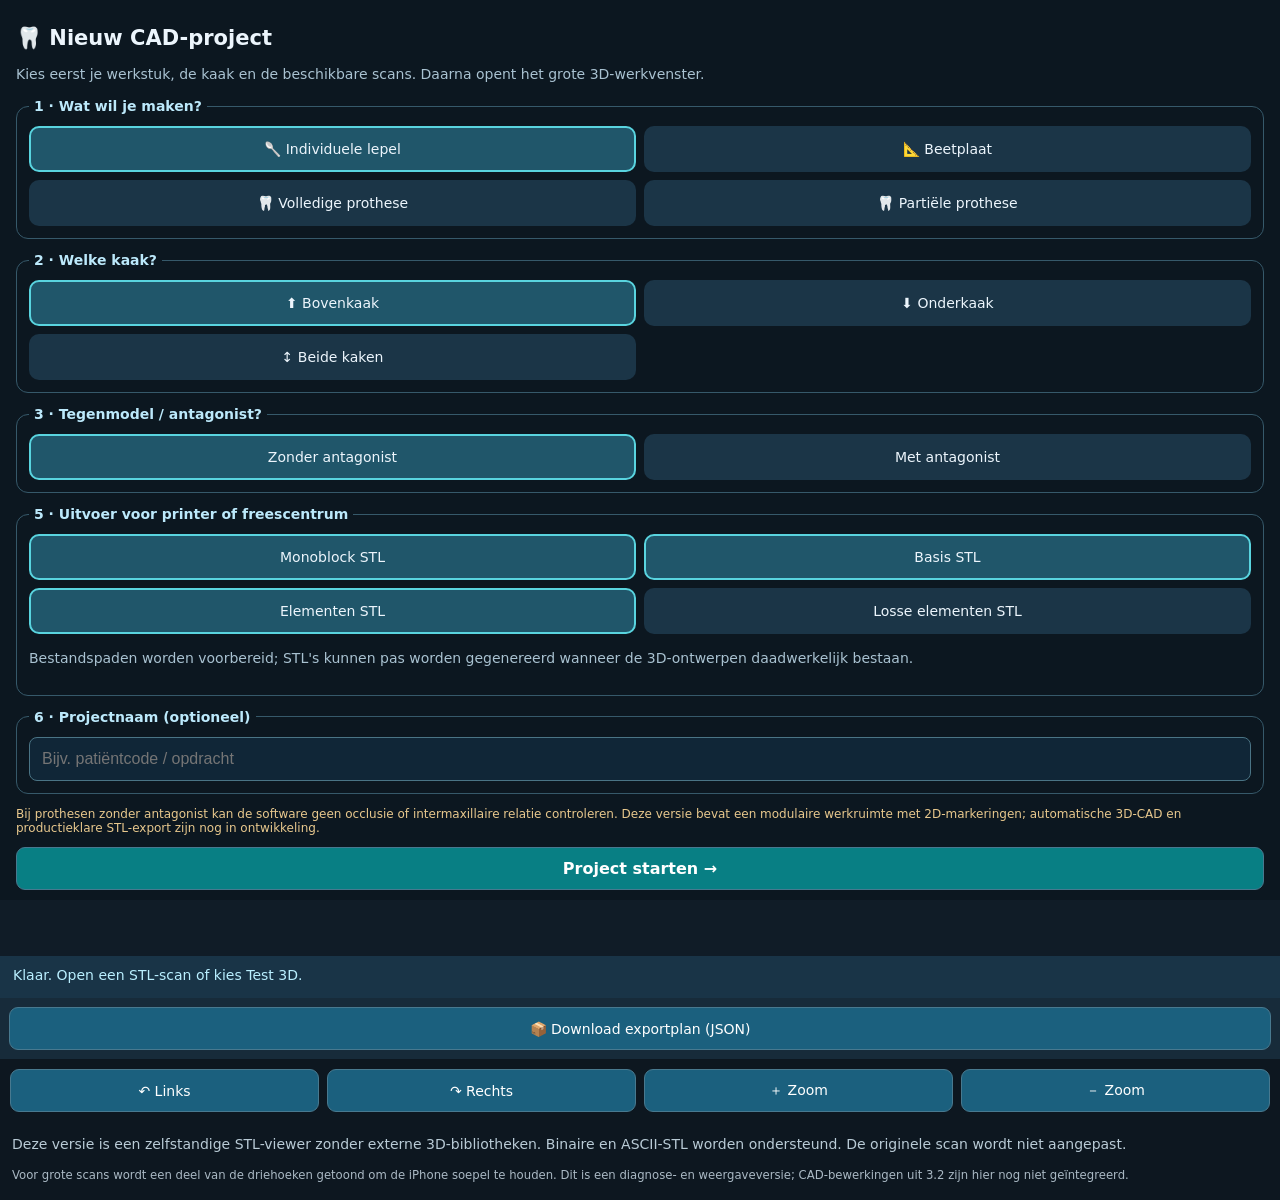
<file: Digital_Denture_CAD_4_0_Modulair.html>
<!doctype html><html lang="nl"><head><meta charset="utf-8"><meta name="viewport" content="width=device-width,initial-scale=1,viewport-fit=cover"><title>Digital Denture CAD 4.0 – Project & export</title>
<style>
*{box-sizing:border-box}body{margin:0;background:#0d1720;color:#ecf5fc;font:14px -apple-system,BlinkMacSystemFont,system-ui}header{padding:12px 14px;background:#1a3345;font-weight:700}.bar{display:flex;gap:7px;padding:9px;flex-wrap:wrap;background:#172b3a}button,.filebtn{border:1px solid #48798f;background:#1b607e;color:white;border-radius:9px;padding:11px 13px;font:inherit;min-height:43px;cursor:pointer;flex:1;text-align:center}.filebtn{background:#237f83}input[type=file]{display:none}#viewport{height:72dvh;min-height:390px;position:relative;overflow:hidden;background:radial-gradient(circle at center,#263c4c,#0c1720);touch-action:none}canvas{width:100%;height:100%;display:block;touch-action:none}#overlay{position:absolute;top:10px;left:12px;right:12px;color:#c6d8e4;pointer-events:none;font-size:12px}#status{padding:11px 13px;background:#193447;color:#b9efff;min-height:42px;overflow-wrap:anywhere}#info{padding:12px;color:#b9cbd6;line-height:1.55}#controls{padding:10px;display:flex;gap:8px;flex-wrap:wrap}#controls button{flex:1}small{display:block;padding:0 12px 18px;color:#aab9c4}@media(orientation:landscape){#viewport{height:75dvh;min-height:250px}}#setup{position:fixed;inset:0;z-index:20;background:#0c1720;overflow-y:auto;padding:18px 16px 32px}#setup h2{margin:8px 0 6px}#setup p{color:#a9c2d1;line-height:1.45}fieldset{border:1px solid #36596a;border-radius:12px;margin:13px 0;padding:12px}legend{font-weight:700;color:#bce9fb;padding:0 5px}.choices{display:grid;grid-template-columns:repeat(2,minmax(0,1fr));gap:8px}.choices label{padding:13px 8px;background:#1b3547;border:2px solid transparent;border-radius:10px;text-align:center;cursor:pointer}.choices label:has(input:checked){border-color:#59d4df;background:#20566a}.choices input{position:absolute;opacity:0;width:1px;height:1px}#start{width:100%;background:#087f84;font-weight:700;font-size:16px}#projectbar{padding:8px 12px;background:#24465b;display:flex;align-items:center;gap:8px;flex-wrap:wrap}#projectname{flex:1;font-size:12px}#newproject{flex:0 0 auto;padding:8px}#setup[hidden]{display:none}#warning{font-size:12px;color:#e8c88d;margin:12px 0} 
#modulebar{display:flex;gap:5px;padding:8px;overflow-x:auto;background:#142a3b}#modulebar button{white-space:nowrap;flex:0 0 auto;padding:9px 12px;font-size:12px}#modulebar button.active{background:#0c858e;border-color:#8cebf2}#toolbox{padding:8px;background:#1a3545;display:flex;gap:6px;flex-wrap:wrap}#toolbox button{flex:0 0 auto;padding:8px;font-size:12px}#toolbox button.active{background:#117f83}#annotate{position:absolute;inset:0;width:100%;height:100%;z-index:2;touch-action:none;display:none}#viewport.annotating #annotate{display:block}#viewport.annotating #overlay{display:none}#moduleHelp{padding:9px 12px;color:#b6cddd;background:#1b2c39}#viewport{height:68dvh}#layerbar{padding:8px 12px;background:#1a2d3c;font-size:12px}#layerbar label{margin-right:12px}#layerbar input{vertical-align:middle} 
</style></head><body>
<section id="setup">
<h2>🦷 Nieuw CAD-project</h2><p>Kies eerst je werkstuk, de kaak en de beschikbare scans. Daarna opent het grote 3D-werkvenster.</p>
<fieldset><legend>1 · Wat wil je maken?</legend><div class="choices">
<label><input type="radio" name="work" value="Individuele lepel" checked>🥄 Individuele lepel</label>
<label><input type="radio" name="work" value="Beetplaat">📐 Beetplaat</label>
<label><input type="radio" name="work" value="Volledige prothese">🦷 Volledige prothese</label>
<label><input type="radio" name="work" value="Partiële prothese">🦷 Partiële prothese</label>
</div></fieldset>
<fieldset><legend>2 · Welke kaak?</legend><div class="choices">
<label><input type="radio" name="jaw" value="Bovenkaak" checked>⬆️ Bovenkaak</label>
<label><input type="radio" name="jaw" value="Onderkaak">⬇️ Onderkaak</label>
<label><input type="radio" name="jaw" value="Beide kaken">↕️ Beide kaken</label>
</div></fieldset>
<fieldset><legend>3 · Tegenmodel / antagonist?</legend><div class="choices">
<label><input type="radio" name="antagonist" value="Zonder antagonist" checked>Zonder antagonist</label>
<label><input type="radio" name="antagonist" value="Met antagonist">Met antagonist</label>
</div></fieldset>
<fieldset id="teethSection"><legend>4 · Welke elementen vervangen?</legend><p>Vink de ontbrekende of te vervangen elementen aan (FDI-notatie).</p><div style="display:flex;gap:8px;margin-bottom:9px"><button type="button" id="allTeeth">Alles selecteren</button><button type="button" id="clearTeeth">Selectie wissen</button></div><div id="teethGrid" class="choices"></div></fieldset>
<fieldset><legend>5 · Uitvoer voor printer of freescentrum</legend><div class="choices">
<label><input type="checkbox" name="outputs" value="monoblock" checked>Monoblock STL</label>
<label><input type="checkbox" name="outputs" value="basis" checked>Basis STL</label>
<label><input type="checkbox" name="outputs" value="elementen" checked>Elementen STL</label>
<label><input type="checkbox" name="outputs" value="individuele_elementen">Losse elementen STL</label>
</div><p>Bestandspaden worden voorbereid; STL's kunnen pas worden gegenereerd wanneer de 3D-ontwerpen daadwerkelijk bestaan.</p></fieldset>
<fieldset><legend>6 · Projectnaam (optioneel)</legend><input id="caseName" placeholder="Bijv. patiëntcode / opdracht" style="width:100%;padding:12px;border-radius:8px;background:#102637;border:1px solid #4a7485;color:white;font-size:16px"></fieldset>
<div id="warning">Bij prothesen zonder antagonist kan de software geen occlusie of intermaxillaire relatie controleren. Deze versie bevat een modulaire werkruimte met 2D-markeringen; automatische 3D-CAD en productieklare STL-export zijn nog in ontwikkeling.</div>
<button id="start">Project starten →</button>
</section>
<header>🦷 Digital Denture CAD 4.0 — Project & export</header>
<div id="projectbar"><span id="projectname">Nog geen project</span><button id="newproject">⚙️ Nieuw project</button></div>
<nav id="modulebar"><button data-module="scan" class="active">1 Scan</button><button data-module="analyse">2 Analyse</button><button data-module="lepel">3 Lepel</button><button data-module="beetplaat">4 Beetplaat</button><button data-module="tanden">5 Elementen</button><button data-module="basis">6 Basis</button><button data-module="controle">7 Controle</button><button data-module="productie">8 Productie</button></nav>
<div id="moduleHelp">Scanmodule · STL importeren, bekijken en roteren.</div>
<div id="toolbox"><button id="drawMode">✏️ Teken op beeld</button><button id="pointTool">• Punt</button><button id="lineTool">╱ Lijn</button><button id="brushTool">🖌 Brush</button><button id="eraseTool">⌫ Gum</button><button id="undo">↶ Undo</button><button id="redo">↷ Redo</button><button id="clearMarks">Wis laag</button><button id="saveMarks">↓ Markeringen JSON</button></div>
<div id="layerbar">Laag: <label><input type="radio" name="layer" value="lepel" checked> Lepel (blauw)</label><label><input type="radio" name="layer" value="beetplaat"> Beetplaat (oranje)</label><label><input type="radio" name="layer" value="steg"> Steg (rood)</label></div>
<div class="bar"><label class="filebtn" for="file">📂 Open STL-scan</label><input id="file" type="file" accept=".stl,model/stl,application/sla,application/octet-stream"><button id="demo">Test 3D</button><button id="fit">⌖ Pas beeld aan</button></div>
<div id="viewport"><canvas id="canvas"></canvas><canvas id="annotate"></canvas><div id="overlay">Sleep met één vinger om te draaien · knijp met twee vingers om te zoomen</div></div>
<div id="status">Klaar. Open een STL-scan of kies Test 3D.</div>
<div class="bar"><button id="exportPlan">📦 Download exportplan (JSON)</button></div><div id="controls"><button id="left">↶ Links</button><button id="right">↷ Rechts</button><button id="zoomIn">＋ Zoom</button><button id="zoomOut">－ Zoom</button></div>
<div id="info">Deze versie is een zelfstandige STL-viewer zonder externe 3D-bibliotheken. Binaire en ASCII-STL worden ondersteund. De originele scan wordt niet aangepast.</div>
<small>Voor grote scans wordt een deel van de driehoeken getoond om de iPhone soepel te houden. Dit is een diagnose- en weergaveversie; CAD-bewerkingen uit 3.2 zijn hier nog niet geïntegreerd.</small>
<script>
(()=>{
const $=id=>document.getElementById(id);
const annotate=$('annotate'),ac=annotate.getContext('2d');
let marks=[],future=[],mode='point',drawing=false,active=null,drawEnabled=false,mod='scan';
const colors={lepel:'#49bfff',beetplaat:'#ffb44e',steg:'#ff6974'};
function resizeMarks(){const r=annotate.getBoundingClientRect(),d=Math.min(devicePixelRatio||1,2);annotate.width=Math.round(r.width*d);annotate.height=Math.round(r.height*d);ac.setTransform(d,0,0,d,0,0);paint()}
function paint(){const r=annotate.getBoundingClientRect();ac.clearRect(0,0,r.width,r.height);for(const mark of [...marks,...(active?[active]:[])]){const pts=mark.points;if(!pts.length)continue;ac.strokeStyle=colors[mark.layer];ac.fillStyle=colors[mark.layer];ac.lineWidth=mark.tool==='brush'?6:2.5;ac.lineCap='round';ac.lineJoin='round';if(mark.tool==='point'){for(const p of pts){ac.beginPath();ac.arc(p[0]*r.width,p[1]*r.height,5,0,Math.PI*2);ac.fill()}}else{ac.beginPath();pts.forEach((p,i)=>i?ac.lineTo(p[0]*r.width,p[1]*r.height):ac.moveTo(p[0]*r.width,p[1]*r.height));ac.stroke()}}}
function point(e){const r=annotate.getBoundingClientRect();return [(e.clientX-r.left)/r.width,(e.clientY-r.top)/r.height]}
function commit(m){marks.push(m);future=[];paint()}
annotate.addEventListener('pointerdown',e=>{if(!drawEnabled)return;annotate.setPointerCapture(e.pointerId);const p=point(e),layer=document.querySelector('input[name="layer"]:checked').value;drawing=true;
if(mode==='erase'){let best=-1,dist=.035;marks.forEach((m,i)=>m.points.forEach(q=>{let d=Math.hypot((q[0]-p[0])*annotate.clientWidth,(q[1]-p[1])*annotate.clientHeight)/Math.min(annotate.clientWidth,annotate.clientHeight);if(d<dist){dist=d;best=i}}));if(best>=0){future=[];marks.splice(best,1);paint()}drawing=false;return}
if(mode==='line'){const last=marks[marks.length-1];if(last&&last.tool==='line'&&last.layer===layer){last.points.push(p);future=[];paint();drawing=false;return}}
active={tool:mode,layer,points:[p]};if(mode==='point'||mode==='line'){commit(active);active=null;drawing=false}});
annotate.addEventListener('pointermove',e=>{if(!drawing||!active||mode!=='brush')return;active.points.push(point(e));paint()});
function end(){if(active){commit(active);active=null}drawing=false}annotate.addEventListener('pointerup',end);annotate.addEventListener('pointercancel',end);
$('drawMode').onclick=()=>{drawEnabled=!drawEnabled;$('viewport').classList.toggle('annotating',drawEnabled);$('drawMode').classList.toggle('active',drawEnabled);$('drawMode').textContent=drawEnabled?'👆 Draaien (tekenen uit)':'✏️ Teken op beeld';resizeMarks()};
for(const [id,m] of [['pointTool','point'],['lineTool','line'],['brushTool','brush'],['eraseTool','erase']])$(id).onclick=()=>{mode=m;for(const x of ['pointTool','lineTool','brushTool','eraseTool'])$(x).classList.remove('active');$(id).classList.add('active');if(!drawEnabled)$('drawMode').click()};
$('undo').onclick=()=>{if(marks.length){future.push(marks.pop());paint()}};
$('redo').onclick=()=>{if(future.length){marks.push(future.pop());paint()}};
$('clearMarks').onclick=()=>{const layer=document.querySelector('input[name="layer"]:checked').value;const removed=marks.filter(m=>m.layer===layer);if(removed.length){marks=marks.filter(m=>m.layer!==layer);future=[];paint()}};
$('saveMarks').onclick=()=>{const payload={version:'4.0',coordinate_system:'normalized_screen_overlay_NOT_3D_MESH',marks,project:window.projectConfig||null};const url=URL.createObjectURL(new Blob([JSON.stringify(payload,null,2)],{type:'application/json'}));const a=document.createElement('a');a.href=url;a.download='markeringen_2D.json';a.click();setTimeout(()=>URL.revokeObjectURL(url),1000)};
const descriptions={scan:'Scan · STL importeren en roteren. Tekenmodus maakt 2D-aantekeningen over het beeld.',analyse:'Analyse · handmatig lepelgrens, beetplaatgrens en steg markeren. Automatische herkenning is nog niet beschikbaar.',lepel:'Lepel · teken de voorgestelde grens in de blauwe laag. Nog geen productie-STL.',beetplaat:'Beetplaat · teken de grens in de oranje laag. Nog geen productie-STL.',tanden:'Elementen · FDI-keuze staat in het projectmenu. Automatische opstelling nog niet beschikbaar.',basis:'Basis · module voorbereid. 3D-basisgeneratie nog niet beschikbaar.',controle:'Controle · visuele inspectie; klinische en mesh-validatie nog niet beschikbaar.',productie:'Productie · download het exportplan; er worden nog geen gefabriceerde STL-bestanden gemaakt.'};
for(const b of document.querySelectorAll('#modulebar button'))b.onclick=()=>{mod=b.dataset.module;for(const x of document.querySelectorAll('#modulebar button'))x.classList.remove('active');b.classList.add('active');$('moduleHelp').textContent=descriptions[mod]};
window.addEventListener('resize',resizeMarks);setTimeout(resizeMarks,100);
})();
</script>
<script>
(()=>{'use strict';
const $=id=>document.getElementById(id);
const selection=name=>document.querySelector('input[name="'+name+'"]:checked')?.value||'';
const grid=$('teethGrid');
const toothIds=[18,17,16,15,14,13,12,11,21,22,23,24,25,26,27,28,48,47,46,45,44,43,42,41,31,32,33,34,35,36,37,38];
for(const id of toothIds){const label=document.createElement('label');label.innerHTML='<input type="checkbox" class="tooth" value="'+id+'"><span>'+id+'</span>';grid.appendChild(label)}
$('allTeeth').onclick=()=>{for(const e of document.querySelectorAll('.tooth'))e.checked=true};
$('clearTeeth').onclick=()=>{for(const e of document.querySelectorAll('.tooth'))e.checked=false};
function updateTeeth(){const jaw=selection('jaw');for(const e of document.querySelectorAll('.tooth')){let upper=+e.value<30;let allowed=jaw==='Beide kaken'||(jaw==='Bovenkaak'?upper:!upper);e.parentElement.style.display=allowed?'':'none';e.disabled=!allowed;if(!allowed)e.checked=false}const w=selection('work');$('teethSection').style.display=w.includes('prothese')?'':'none'}
for(const e of document.querySelectorAll('input[name="jaw"],input[name="work"]'))e.addEventListener('change',updateTeeth);
updateTeeth();
function plan(){const cfg=window.projectConfig||{werkstuk:selection('work'),kaak:selection('jaw'),antagonist:selection('antagonist'),naam:$('caseName').value.trim(),elementen:[...document.querySelectorAll('.tooth:checked')].map(e=>+e.value),outputs:[...document.querySelectorAll('input[name="outputs"]:checked')].map(e=>e.value)};
const safe=(cfg.naam||'project').replace(/[^a-z0-9_-]+/gi,'_').slice(0,48);
const jaws=cfg.kaak==='Beide kaken'?['bovenkaak','onderkaak']:[cfg.kaak==='Bovenkaak'?'bovenkaak':'onderkaak'];
let paths=[];for(const jaw of jaws){const dir=safe+'/'+jaw+'/';for(const kind of cfg.outputs){if(kind==='individuele_elementen'){for(const id of cfg.elementen.filter(id=>(id<30)===(jaw==='bovenkaak')))paths.push(dir+'elementen/element_'+id+'.stl')}else paths.push(dir+kind+'.stl')}}
return {project:cfg,geplande_bestandspaden:paths,status:'PLANNING_ONLY_GEEN_STL_GEGENEREERD',waarschuwing:'De STL-bestanden bestaan nog niet. Dit JSON-bestand bevat uitsluitend de gewenste exportstructuur.'}}
$('exportPlan').onclick=()=>{const blob=new Blob([JSON.stringify(plan(),null,2)],{type:'application/json'}),url=URL.createObjectURL(blob),a=document.createElement('a');a.href=url;a.download='denture_exportplan.json';document.body.appendChild(a);a.click();a.remove();setTimeout(()=>URL.revokeObjectURL(url),1000)};

$('start').onclick=()=>{
 const config={werkstuk:selection('work'),kaak:selection('jaw'),antagonist:selection('antagonist'),naam:$('caseName').value.trim(),elementen:[...document.querySelectorAll('.tooth:checked')].map(e=>+e.value),outputs:[...document.querySelectorAll('input[name="outputs"]:checked')].map(e=>e.value)};
 $('projectname').textContent=[config.naam,config.werkstuk,config.kaak,config.antagonist].filter(Boolean).join(' · ');
 $('setup').hidden=true; window.projectConfig=config;
 setTimeout(()=>{window.dispatchEvent(new Event('resize'))},50);
};
$('newproject').onclick=()=>{$('setup').hidden=false};
const canvas=$('canvas'),ctx=canvas.getContext('2d',{alpha:false}),status=t=>$('status').textContent=t;
let tris=[],bounds=null,rx=-.45,ry=.25,zoom=1,renderQueued=false,originalCount=0;
function frame(){if(renderQueued)return;renderQueued=true;requestAnimationFrame(()=>{renderQueued=false;draw()})}
function setTriangles(t,n){tris=t;originalCount=n;let min=[Infinity,Infinity,Infinity],max=[-Infinity,-Infinity,-Infinity];for(const a of t)for(let i=0;i<9;i+=3)for(let j=0;j<3;j++){const v=a[i+j];if(v<min[j])min[j]=v;if(v>max[j])max[j]=v}
if(!t.length)throw Error('Geen bruikbare driehoeken gevonden.');let center=min.map((v,i)=>(v+max[i])/2),size=Math.max(...max.map((v,i)=>v-min[i]));if(!Number.isFinite(size)||size<=0)throw Error('Ongeldige STL-afmetingen.');bounds={center,size,dimensions:max.map((v,i)=>v-min[i])};rx=-.45;ry=.25;zoom=1;frame();status('Scan geladen: '+n.toLocaleString('nl-NL')+' driehoeken. Getoond: '+t.length.toLocaleString('nl-NL')+'.');$('info').textContent='Afmetingen (STL-eenheden, meestal mm): '+bounds.dimensions.map(x=>x.toFixed(1)).join(' × ')+'. Bestand bevat '+n.toLocaleString('nl-NL')+' driehoeken.'}
function parseSTL(buffer){const dv=new DataView(buffer),len=buffer.byteLength,arr=[];if(len>=84){let count=dv.getUint32(80,true);if(count>0&&84+count*50===len){let step=Math.max(1,Math.ceil(count/11000));for(let i=0;i<count;i+=step){let o=84+i*50+12,a=[];for(let j=0;j<9;j++)a.push(dv.getFloat32(o+j*4,true));if(a.every(Number.isFinite))arr.push(a)}return {arr,count}}}
let txt=new TextDecoder('utf-8').decode(buffer),reg=/vertex\s+([+\-\d.eE]+)\s+([+\-\d.eE]+)\s+([+\-\d.eE]+)/gi,m,verts=[];while((m=reg.exec(txt))!==null){verts.push(+m[1],+m[2],+m[3]);if(verts.length===9){if(verts.every(Number.isFinite))arr.push(verts);verts=[];if(arr.length>120000)throw Error('ASCII STL is te groot voor deze mobiele viewer.')}}if(!arr.length)throw Error('Geen geldige STL herkend. Exporteer opnieuw als binary STL.');let count=arr.length,step=Math.max(1,Math.ceil(count/11000));return {arr:arr.filter((_,i)=>i%step===0),count}}
function rotate(v){let x=v[0],y=v[1],z=v[2],cy=Math.cos(ry),sy=Math.sin(ry),cx=Math.cos(rx),sx=Math.sin(rx);let X=x*cy+z*sy,Z=-x*sy+z*cy;return [X,y*cx-Z*sx,y*sx+Z*cx]}
function draw(){let rect=canvas.getBoundingClientRect(),dpr=Math.min(devicePixelRatio||1,2),w=Math.max(1,Math.round(rect.width*dpr)),h=Math.max(1,Math.round(rect.height*dpr));if(canvas.width!==w||canvas.height!==h){canvas.width=w;canvas.height=h}ctx.fillStyle='#101c27';ctx.fillRect(0,0,w,h);if(!bounds){ctx.fillStyle='#8ba8b8';ctx.textAlign='center';ctx.font=`${15*dpr}px system-ui`;ctx.fillText('Open een STL-scan om deze hier te bekijken',w/2,h/2);return}
let scale=Math.min(w,h)*.75/bounds.size*zoom,projected=[];for(let a of tris){let p=[];for(let i=0;i<9;i+=3){let r=rotate([a[i]-bounds.center[0],a[i+1]-bounds.center[1],a[i+2]-bounds.center[2]]);p.push([w/2+r[0]*scale,h/2-r[1]*scale,r[2]])}
let ux=p[1][0]-p[0][0],uy=p[1][1]-p[0][1],vx=p[2][0]-p[0][0],vy=p[2][1]-p[0][1];let area=ux*vy-uy*vx;if(Math.abs(area)<.01)continue;let z=(p[0][2]+p[1][2]+p[2][2])/3;let light=Math.max(.28,Math.min(.95,.53+area/(scale*scale+1)*.10));projected.push({p,z,light})}
projected.sort((a,b)=>a.z-b.z);for(let t of projected){let c=Math.round(145+t.light*85);ctx.fillStyle=`rgb(${Math.round(c*.81)},${Math.round(c*.93)},${c})`;ctx.beginPath();ctx.moveTo(t.p[0][0],t.p[0][1]);ctx.lineTo(t.p[1][0],t.p[1][1]);ctx.lineTo(t.p[2][0],t.p[2][1]);ctx.closePath();ctx.fill()}
}
$('file').addEventListener('change',async e=>{const f=e.target.files?.[0];if(!f)return;status('STL wordt ingelezen: '+f.name);try{let b=await f.arrayBuffer();let result=parseSTL(b);setTriangles(result.arr,result.count)}catch(err){status('Importfout: '+err.message)}finally{e.target.value=''}});
$('demo').onclick=()=>{let t=[];const p=[[0,0,20],[-22,-17,-15],[22,-17,-15],[0,22,-15]];for(let face of [[0,1,2],[0,2,3],[0,3,1],[1,3,2]])t.push(face.flatMap(i=>p[i]));setTriangles(t,4);status('Test 3D zichtbaar? Dan werkt de viewer. Open nu je STL.')};
$('fit').onclick=()=>{zoom=1;rx=-.45;ry=.25;frame()};
$('left').onclick=()=>{ry-=.2;frame()};$('right').onclick=()=>{ry+=.2;frame()};$('zoomIn').onclick=()=>{zoom=Math.min(15,zoom*1.25);frame()};$('zoomOut').onclick=()=>{zoom=Math.max(.1,zoom/1.25);frame()};
let pointers=new Map(),lastDist=0,last=null;
canvas.addEventListener('pointerdown',e=>{canvas.setPointerCapture(e.pointerId);pointers.set(e.pointerId,[e.clientX,e.clientY]);last=[e.clientX,e.clientY];lastDist=0});
canvas.addEventListener('pointermove',e=>{if(!pointers.has(e.pointerId))return;let old=pointers.get(e.pointerId);pointers.set(e.pointerId,[e.clientX,e.clientY]);if(pointers.size===1){ry+=(e.clientX-old[0])*.012;rx+=(e.clientY-old[1])*.012;frame()}else if(pointers.size===2){let a=[...pointers.values()],dist=Math.hypot(a[0][0]-a[1][0],a[0][1]-a[1][1]);if(lastDist>0){zoom=Math.max(.1,Math.min(15,zoom*dist/lastDist));frame()}lastDist=dist}});
function end(e){pointers.delete(e.pointerId);lastDist=0}canvas.addEventListener('pointerup',end);canvas.addEventListener('pointercancel',end);
window.addEventListener('resize',frame);frame();
})();
</script></body></html>
</file>
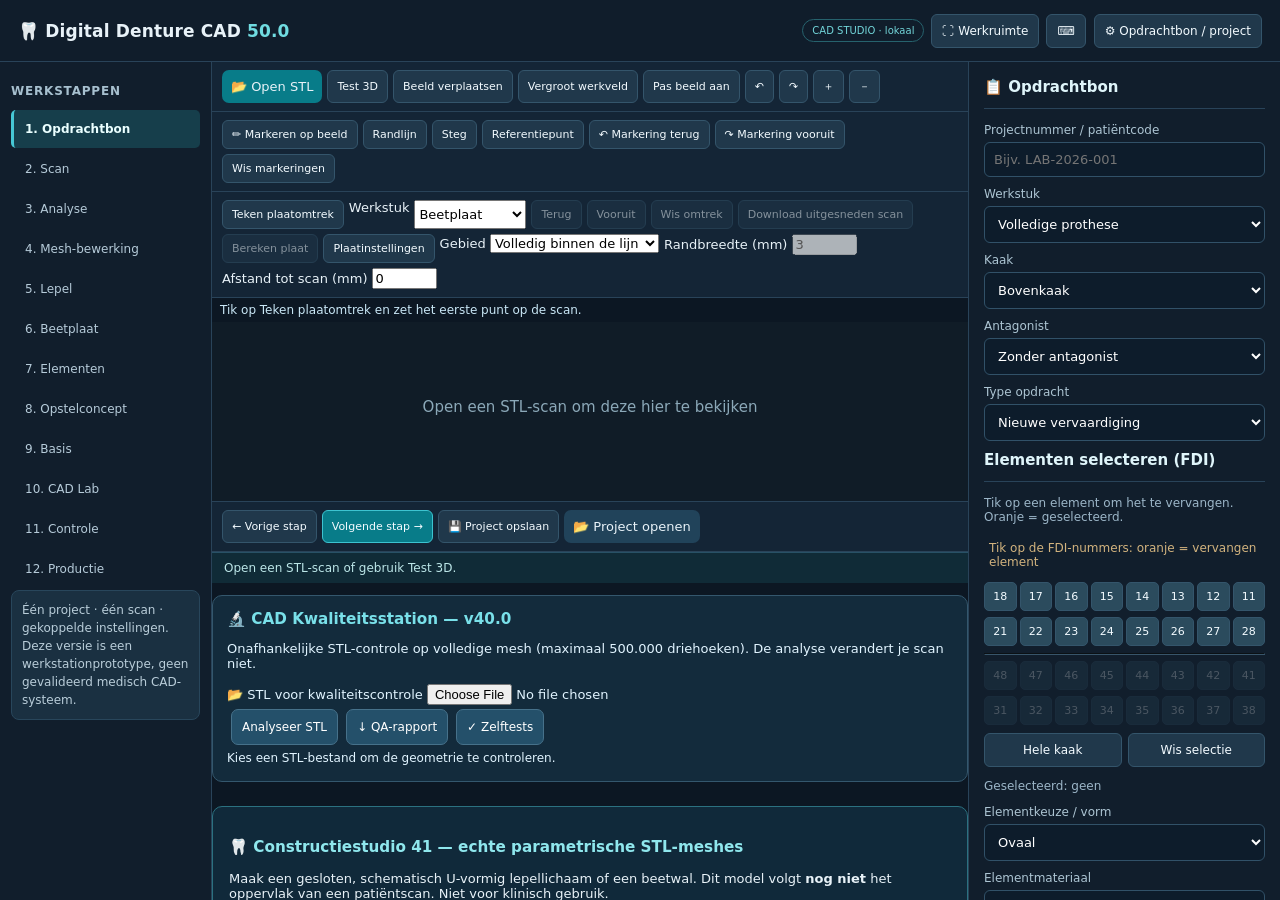
<file: Digital_Denture_CAD_50_0_Randzone_en_scanruimte.html>
<!doctype html><html lang="nl"><head><meta charset="utf-8"><meta name="viewport" content="width=device-width,initial-scale=1,viewport-fit=cover"><title>Digital Denture CAD 50.0 — Randzone en scanruimte</title><style>
*{box-sizing:border-box}body{margin:0;background:#0b1723;color:#e9f3fa;font:14px system-ui,-apple-system,sans-serif}header{padding:13px 15px;background:#142d40;display:flex;justify-content:space-between;align-items:center;gap:8px}header b{font-size:16px}button,input,select{font:inherit}button{border:1px solid #426b83;background:#21435a;color:#f3fbff;border-radius:8px;padding:10px;cursor:pointer}button.active,.primary{background:#087c89;border-color:#56c9d5}button:disabled{opacity:.5}main{display:grid;grid-template-columns:240px minmax(0,1fr) 270px;min-height:calc(100dvh - 60px)}aside{background:#12283a;padding:12px;overflow-y:auto}aside h3{margin:8px 0 12px}.step{display:block;width:100%;text-align:left;margin-bottom:6px}.step.active{background:#0c7380}.workspace{min-width:0;display:flex;flex-direction:column}.toolbar{display:flex;gap:6px;flex-wrap:wrap;padding:8px;background:#1b3547}.toolbar button{padding:8px 10px}#viewport{position:relative;flex:1;min-height:400px;height:64dvh;background:#0d1d2a;touch-action:none}#canvas{display:block;width:100%;height:100%;touch-action:none}#status{padding:10px;background:#19364a;color:#b8e8f3;font-size:12px}#info{padding:9px;color:#b5c7d4;font-size:12px}.panel{display:none}.panel.active{display:block}.field{margin:10px 0}.field label{display:block;color:#b9cedb;font-size:12px;margin-bottom:5px}.field input,.field select{width:100%;padding:10px;border-radius:7px;border:1px solid #3b6279;background:#0b2233;color:white}.check{display:flex;gap:8px;align-items:center;margin:9px 0}.check input{width:auto}.note{padding:10px;background:#243e4e;color:#d3e3ec;border-radius:8px;font-size:12px;line-height:1.5}.toothrow{display:flex;gap:3px;justify-content:center;flex-wrap:nowrap;margin:6px 0}.tooth{flex:1;min-width:0;padding:7px 0;font-size:11px;border-radius:5px;background:#2b4b5d}.tooth.selected{background:#d28a36;color:#111d26;font-weight:800;border-color:#ffcd78}.tooth.off{opacity:.25}.toothsection{margin:12px 0;padding:10px;background:#1b3445;border-radius:10px}#toothmap{margin:8px 0}.actions{display:flex;gap:6px;flex-wrap:wrap}.actions button{flex:1}.sub{font-size:12px;color:#9cb6c8}.hide{display:none!important}#mobileNav{display:none}#output{white-space:pre-wrap;overflow-wrap:anywhere;font:11px ui-monospace,monospace;color:#c1e5ec} @media(max-width:850px){main{display:block}aside{padding:8px}#left{display:none}#right{padding:12px}#mobileNav{display:flex;overflow-x:auto;gap:5px;padding:7px;background:#132c40}#mobileNav button{flex:0 0 auto;padding:9px}#viewport{height:55dvh;min-height:320px}header b{font-size:14px}}
#drawlayer{position:absolute;inset:0;width:100%;height:100%;z-index:4;touch-action:none;display:none}#viewport.marking #drawlayer{display:block}.annotationtools{display:flex;gap:6px;flex-wrap:wrap;padding:8px;background:#1b3547}.annotationtools button{padding:7px;font-size:12px}.annotationtools button.active{background:#087c89}#stepSummary{padding:10px;background:#0e3441;border-left:3px solid #48b5be;font-size:12px;line-height:1.6}#toothLegend{font-size:12px;color:#d2b37e;padding:5px} 

/* CAD Studio 8: integrated workstation skin */
:root{--bg:#0a111b;--surface:#111e2c;--surface2:#17283a;--line:#294359;--accent:#46c8d5;--ink:#e8f2f8;--muted:#9fb5c6}
body{background:var(--bg);color:var(--ink);font-family:Inter,system-ui,-apple-system,Segoe UI,sans-serif;font-size:13px}
header{height:62px;background:#101d2b;border-bottom:1px solid var(--line);padding:10px 18px;box-shadow:0 2px 14px #0003}
header b{letter-spacing:.15px;font-size:17px}header button{font-size:12px}
main{height:calc(100dvh - 62px);min-height:0;grid-template-columns:212px minmax(0,1fr) 312px}
aside{background:#111e2c;border-right:1px solid var(--line);padding:14px 11px}#right{border-left:1px solid var(--line);border-right:0;padding:16px 15px}
aside h3{font-size:12px;letter-spacing:.8px;text-transform:uppercase;color:#a7c0cf}
.step{border:0;border-left:3px solid transparent;background:transparent;border-radius:5px;padding:12px 11px;margin:2px 0;color:#b6cbd9;font-size:12px;transition:background .15s}
.step:hover{background:#1d3547}.step.active{background:#163e4b;border-left-color:var(--accent);color:#eaffff;font-weight:650}
.workspace{background:#0c1723;overflow:hidden;min-height:0}.toolbar,.annotationtools{background:#142536;border-bottom:1px solid #294359;padding:8px 10px;gap:5px}
button{background:#20384b;border:1px solid #34556b;border-radius:6px;padding:9px 10px;font-size:12px}button:hover{filter:brightness(1.15)}button.active,.primary{background:#087c89;border-color:#3dc3d0}
.toolbar button,.annotationtools button{padding:7px 9px;font-size:11px}
#viewport{min-height:180px;height:auto;flex:1;background:radial-gradient(ellipse at center,#17283a,#08111c 75%);border-bottom:1px solid #294359}
#status{background:#102b37;border-top:1px solid #285166;color:#bce6e8;padding:8px 12px}#info{padding:7px 12px;color:#819dae}#stepSummary{padding:9px 12px;background:#0f2b35}
.panel h3{color:#dff5fa;font-size:15px;letter-spacing:0;text-transform:none;border-bottom:1px solid #294359;padding-bottom:12px;margin:0 0 14px}
.field label{color:#adc5d3}.field input,.field select{background:#0d1c2b;border-color:#315168;border-radius:6px;padding:9px}
.note{background:#1a3041;border:1px solid #28465b;color:#b9cdd9}.toothsection{background:#192c3d}
#studioTools{display:flex;align-items:center;gap:7px;margin-left:auto}#studioTools button{white-space:nowrap}
#studioTools .studioBadge{color:#72d5d9;font-size:10px;border:1px solid #26626d;border-radius:12px;padding:5px 9px}
body.focus main{grid-template-columns:0 minmax(0,1fr) 0}body.focus #left,body.focus #right{visibility:hidden;overflow:hidden;padding:0;border:0}
body.focus #viewport{min-height:0}
@media(max-width:1050px) and (min-width:851px){main{grid-template-columns:170px minmax(0,1fr) 260px}#studioTools .studioBadge{display:none}}
@media(max-width:850px){header{height:auto;min-height:58px;padding:8px 10px;gap:7px;flex-wrap:wrap}header b{font-size:14px}main{height:auto;min-height:calc(100dvh - 112px);display:flex;flex-direction:column}#mobileNav{position:sticky;top:0;z-index:12;background:#132536;border-bottom:1px solid var(--line)}#mobileNav button{font-size:11px}#left{display:none}#right{visibility:visible!important;padding:14px 12px!important;border:0!important;overflow:visible!important}#viewport{height:53dvh;min-height:300px;flex:none}body.focus #right{display:none}body.focus #viewport{height:75dvh}#studioTools{margin-left:0}#studioTools .studioBadge{display:none}.annotationtools{max-height:82px;overflow-y:auto}.toolbar{max-height:96px;overflow-y:auto}}
@media(max-width:850px){#right{max-height:none}#mobileNav{position:sticky;top:0;z-index:10}#viewport{height:48dvh;min-height:280px}.toolbar{gap:4px}.toolbar button{padding:9px 11px}#stepSummary{font-size:11px}}
#viewport:focus-within{outline:1px solid #55d8f5}

body.large-view #viewport { min-height:82dvh; height:82dvh; }
#panView[aria-pressed="true"], #largeView[aria-pressed="true"] { background:#087c89; border-color:#56c9d5; }
#canvas.pan-view { cursor:grab; }
#canvas.pan-view:active { cursor:grabbing; }
#scanWebGL{position:absolute;inset:0;width:100%;height:100%;pointer-events:none}#canvas{position:relative} #canvas.gpu-active{opacity:0}</style><style id="quality-style">#qualityStation{background:#132b3c;border:1px solid #34576d;border-radius:10px;padding:14px;margin:12px 0;color:#e1f4ff}#qualityStation h3{margin:0 0 10px;color:#79e0e9}#qualityStation button{margin:4px;background:#24506a;color:white;border:1px solid #46718a;border-radius:7px;padding:10px}#qualityStation .readout{font-size:12px;white-space:normal;line-height:1.5}#qualityStation .warning{color:#f8cb8a}</style><style>
#viewport.contour-visible #drawlayer,#viewport.contour-mode #drawlayer{display:block;pointer-events:none}
#viewport.contour-mode #drawlayer,#viewport.marking #drawlayer{pointer-events:auto}
#contourStatus{padding:5px 8px;color:#c9e7f6;font-size:12px}
#contourToggle[aria-pressed=true]{background:#087c89}
.plateDownload{display:inline-flex;align-items:center;padding:7px 10px;border-radius:7px;background:#087c89;color:white;font-weight:600;text-decoration:none}
.plateDownload[hidden]{display:none}
#contourStatus[data-error=true]{color:#ffc28a}
</style></head><body><header><b>🦷 Digital Denture CAD <span style="color:#70dce1">50.0</span></b><div id="studioTools"><span class="studioBadge">CAD STUDIO · lokaal</span><button id="focusBtn" title="Vergroot 3D-werkruimte">⛶ Werkruimte</button><button id="studioHelp" title="Sneltoetsen">⌨</button></div><button id="projectBtn">⚙️ Opdrachtbon / project</button></header>
<div id="mobileNav"></div><main><aside id="left"><h3>Werkstappen</h3><div id="steps"></div><div class="note">Één project · één scan · gekoppelde instellingen. Deze versie is een werkstationprototype, geen gevalideerd medisch CAD-systeem.</div></aside>
<section class="workspace"><div class="toolbar"><label style="background:#087c89;padding:9px;border-radius:7px;cursor:pointer">📂 Open STL <input id="file" type="file" accept=".stl" style="display:none"></label><button id="demo">Test 3D</button><button id="panView" aria-pressed="false">Beeld verplaatsen</button><button id="largeView" aria-pressed="false">Vergroot werkveld</button><button id="fit">Pas beeld aan</button><button id="leftBtn">↶</button><button id="rightBtn">↷</button><button id="zoomIn">＋</button><button id="zoomOut">－</button></div><div class="annotationtools"><button id="markToggle">✏️ Markeren op beeld</button><button id="markBoundary">Randlijn</button><button id="markBar">Steg</button><button id="markReference">Referentiepunt</button><button id="markUndo">↶ Markering terug</button><button id="markRedo">↷ Markering vooruit</button><button id="markClear">Wis markeringen</button></div><div class="annotationtools" aria-label="Plaatomtrek">
<button id="contourToggle" type="button" aria-pressed="false">Teken plaatomtrek</button>
<label for="contourKind">Werkstuk</label>
<select id="contourKind"><option value="beetplaat">Beetplaat</option><option value="lepel">Lepel</option><option value="basis">Protheseplaat</option></select>
<button id="contourUndo" type="button" disabled>Terug</button>
<button id="contourRedo" type="button" disabled>Vooruit</button>
<button id="contourClear" type="button" disabled>Wis omtrek</button>
<button id="contourCrop" type="button" disabled>Download uitgesneden scan</button>
<button id="contourBuild" type="button" disabled>Bereken plaat</button>
<a id="contourDownload" class="plateDownload" hidden>↓ Download plaat-STL</a>
<button id="contourSettings" type="button">Plaatinstellingen</button>
<label>Gebied <select id="contourZone"><option value="full">Volledig binnen de lijn</option><option value="band">Randzone langs de lijn</option></select></label>
<label>Randbreedte (mm) <input id="contourWidth" type="number" min="1" max="10" step=".1" value="3" disabled style="width:5em"></label>
<label>Afstand tot scan (mm) <input id="contourRelief" type="number" min="0" max="3" step=".1" value="0" style="width:5em"></label>
</div><div id="contourStatus" role="status">Tik op Teken plaatomtrek en zet het eerste punt op de scan.</div>
<div id="viewport"><canvas id="scanWebGL" aria-hidden="true"></canvas><canvas id="canvas" aria-label="Interactieve 3D STL weergave"></canvas><canvas id="drawlayer"></canvas></div><div class="toolbar"><button id="prevStep">← Vorige stap</button><button id="nextStep" class="primary">Volgende stap →</button><button id="saveScene">💾 Project opslaan</button><label style="background:#21435a;padding:9px;border-radius:7px;cursor:pointer">📂 Project openen<input id="openScene" type="file" accept=".json" style="display:none"></label></div><div id="status">Open een STL-scan of gebruik Test 3D.</div><section id="qualityStation"><h3>🔬 CAD Kwaliteitsstation — v40.0</h3><p>Onafhankelijke STL-controle op volledige mesh (maximaal 500.000 driehoeken). De analyse verandert je scan niet.</p><label>📂 STL voor kwaliteitscontrole <input id="qaFile" type="file" accept=".stl" style="max-width:100%"></label><div><button id="qaRun">Analyseer STL</button><button id="qaDownload">↓ QA-rapport</button><button id="qaTests">✓ Zelftests</button></div><div id="qaResult" class="readout">Kies een STL-bestand om de geometrie te controleren.</div><div id="qaTestResult" class="readout"></div></section><section id="construction41" style="padding:16px;background:#10293a;border:1px solid #2b7180;border-radius:10px;margin:12px 0"><h3 style="color:#8fe7ed">🦷 Constructiestudio 41 — echte parametrische STL-meshes</h3><p>Maak een gesloten, schematisch U-vormig lepellichaam of een beetwal. Dit model volgt <b>nog niet</b> het oppervlak van een patiëntscan. Niet voor klinisch gebruik.</p><div style="display:flex;flex-wrap:wrap;gap:10px;align-items:end"><label>Werkstuk <select id="c41Type"><option value="tray">Individuele lepel — prototype</option><option value="rim">Beetwal — prototype</option></select></label><label>Boogbreedte (mm) <input id="c41Width" type="number" min="35" max="100" value="65" style="width:80px"></label><label>Boogdiepte (mm) <input id="c41Depth" type="number" min="20" max="85" value="45" style="width:80px"></label><label>Profielbreedte (mm) <input id="c41Profile" type="number" min="4" max="25" value="12" style="width:80px"></label><label>Hoogte (mm) <input id="c41Height" type="number" min="2" max="22" value="10" style="width:80px"></label></div><div style="margin:10px 0"><button id="c41Build" class="primary">Genereer 3D</button><button id="c41Export">↓ STL export</button><button id="c41Test">✓ Geometrietests</button></div><canvas id="c41Canvas" width="760" height="340" style="width:100%;max-height:340px;background:#081522;border-radius:8px;touch-action:pan-y"></canvas><pre id="c41Status" style="white-space:pre-wrap;color:#c8e2e7;font-size:12px">Kies Genereer 3D.</pre></section><section id="repair42" style="background:#10293a;border:1px solid #287c88;border-radius:10px;padding:16px;margin:12px 0"><h3>🛠 Mesh Repair 42 — echte STL-reiniging</h3><p>Importeer een STL, verwijder nuloppervlak-driehoeken en dubbele facetten. De scan wordt niet automatisch dichtgemaakt; inspecteer het resultaat voor productie.</p><input id="r42File" type="file" accept=".stl"><div style="display:flex;gap:8px;flex-wrap:wrap;margin:10px 0"><button id="r42Analyze">Analyseer</button><button id="r42Repair" class="primary">Reinig mesh</button><button id="r42Undo" disabled>↶ Ongedaan maken</button><button id="r42Redo" disabled>↷ Opnieuw</button><button id="r42Export" disabled>↓ Gereinigde STL</button><button id="r42Tests">✓ Zelftests</button></div><pre id="r42Output" style="white-space:pre-wrap;font-size:12px;color:#c5e6e8">Nog geen bestand geladen.</pre></section><div id="stepSummary">Projectinstellingen en scan zijn gekoppeld aan de werkstappen.</div><div id="scanResolution" role="status" style="padding:4px 9px;font-size:12px"></div><div id="info">Open een STL om de actieve scanweergave te zien.</div></section>
<aside id="right">
<section class="panel active" data-panel="project"><h3>📋 Opdrachtbon</h3><div class="field"><label>Projectnummer / patiëntcode</label><input id="caseName" placeholder="Bijv. LAB-2026-001"></div><div class="field"><label>Werkstuk</label><select id="work"><option value="lepel">Individuele lepel</option><option value="beetplaat">Beetplaat</option><option value="prothese" selected>Volledige prothese</option><option value="partieel">Partiële prothese / elementen vervangen</option></select></div><div class="field"><label>Kaak</label><select id="jaw"><option value="boven">Bovenkaak</option><option value="onder">Onderkaak</option><option value="beide">Boven- en onderkaak</option></select></div><div class="field"><label>Antagonist</label><select id="ant"><option value="geen">Zonder antagonist</option><option value="aanwezig">Met antagonist</option></select></div><div class="field"><label>Type opdracht</label><select id="orderType"><option>Nieuwe vervaardiging</option><option>Vervanging bestaande elementen</option><option>Reparatie / uitbreiding</option><option>Duplicaatprothese</option></select></div><h3>Elementen selecteren (FDI)</h3><p class="sub">Tik op een element om het te vervangen. Oranje = geselecteerd.</p><div id="toothLegend">Tik op de FDI-nummers: oranje = vervangen element</div><div id="toothmap"></div><div class="actions"><button id="selectJaw">Hele kaak</button><button id="clearTeeth">Wis selectie</button></div><p id="selection" class="sub"></p><div class="field"><label>Elementkeuze / vorm</label><select id="toothShape"><option>Ovaal</option><option>Vierkant</option><option>Driehoekig</option><option>Individueel</option></select></div><div class="field"><label>Elementmateriaal</label><select id="toothMaterial"><option>PMMA</option><option>Composiet</option><option>Voorgefabriceerd</option></select></div><div class="note">Voorbeeld van een digitale opdrachtbon. Tandvorm, kleur en materiaal volgen later als echte CAD-keuzes.</div></section>
<section class="panel" data-panel="scan"><h3>📐 Scan</h3><p>Importeer een STL, draai met één vinger en zoom met twee vingers.</p><div class="field"><label>Scanweergave</label><select id="renderMode"><option value="solid">Massief (ondoorzichtig)</option><option value="light">Licht model</option></select></div><div class="note">Dit is een lokale STL-viewer; scanreparatie en exacte oppervlakteberekeningen zijn nog niet beschikbaar.</div></section>
<section class="panel" data-panel="analyse"><h3>🔍 Analyse</h3><div class="field"><label>Occlusievlak bepaald?</label><select id="occlusalPlane"><option value="niet">Nog niet</option><option value="handmatig">Handmatig gecontroleerd</option></select></div><div class="field"><label>Invoerrichting</label><select id="analysisInsertion"><option>Automatisch nog niet beschikbaar</option><option>Handmatig beoordeeld</option></select></div><label class="check"><input id="undercuts" type="checkbox"> Ondersnijdingen beoordeeld</label><label class="check"><input id="landmarks" type="checkbox"> Anatomische referentiepunten beoordeeld</label><div class="note">Anatomische referenties: omslagplooi, frenula, tubera, retromolaire gebieden, ondercuts, implantaat-steg. Automatische detectie is nog niet geïmplementeerd.</div><p class="sub">Markeringen moeten uiteindelijk aan 3D-coördinaten worden gekoppeld, niet alleen aan schermpixels.</p></section>
<section class="panel" data-panel="mesh"><h3>🛠 Mesh-gereedschap</h3><p class="sub">Eigen gereedschappen geïnspireerd op Meshmixer. Geen ingebouwde Autodesk Meshmixer-app.</p><button id="meshInspect" style="width:100%">🔎 Analyseer mesh</button><div id="meshStats" class="note" style="margin:8px 0">Laad eerst een STL-scan.</div><div class="field"><label>Uniform schalen (factor)</label><input type="number" id="meshScale" min="0.01" max="100" step="0.01" value="1.00"></div><button id="meshApplyScale">Schaal toepassen</button><div class="field"><label>Spiegelen</label><select id="meshAxis"><option value="0">X-as</option><option value="1">Y-as</option><option value="2">Z-as</option></select></div><button id="meshMirror">Spiegelen</button><button id="meshFlip">Normaalrichting omkeren</button><div class="field"><label>Verplaatsen X / Y / Z (mm)</label><div style="display:flex;gap:5px"><input id="moveX" type="number" step="0.5" value="0" style="min-width:0;width:33%"><input id="moveY" type="number" step="0.5" value="0" style="min-width:0;width:33%"><input id="moveZ" type="number" step="0.5" value="0" style="min-width:0;width:33%"></div></div><button id="meshMove">↔ Verplaats scan (3D)</button><div class="field"><label>Rotatie-as en graden</label><div style="display:flex;gap:5px"><select id="rotateAxis" style="width:45%"><option value="0">X-as</option><option value="1">Y-as</option><option value="2" selected>Z-as</option></select><input id="rotateDegrees" type="number" step="5" value="15" style="width:55%"></div></div><button id="meshRotate">⟳ Roteer scan (3D)</button><button id="meshQA" style="width:100%;margin-top:8px">✓ Controleer volledige bronmesh</button><div id="meshQAResult" class="note" style="white-space:pre-wrap;margin:8px 0">Kwaliteitscontrole werkt op alle driehoeken, niet alleen de preview.</div><div class="actions" style="margin-top:10px"><button id="meshUndo">↶ Terug</button><button id="meshRedo">↷ Vooruit</button></div><button id="meshExportFull" class="primary" style="width:100%;margin-top:12px">↓ Volledige STL exporteren (zonder uitdunnen)</button><button id="meshExport" style="width:100%;margin-top:12px">↓ Bewerkte preview als STL</button><div class="note" style="margin-top:10px">Let op: grote STL-scans worden alleen voor de viewer uitgedund tot maximaal 24.000 driehoeken. De preview-export blijft uitgedund. Gebruik de nieuwe volledige-resolutie-export voor schaal-, spiegel- en normaalrichtingbewerkingen. <b>Geen klinische of productievalidering.</b> Meshmixer-functies zoals remesh, hollow, sculpt, boolean, watertight repair en offset zijn nog niet geïmplementeerd.</div></section>
<section class="panel" data-panel="lepel"><h3>🥄 Individuele lepel</h3><div class="field"><label>Ruimte voor afdrukmateriaal (mm)</label><input id="spacer" type="number" min="0" max="8" step=".25" value="2"></div><div class="field"><label>Lepeldikte (mm)</label><input id="thickness" type="number" min=".5" max="8" step=".25" value="2.5"></div><div class="field"><label>Randafstand tot omslagplooi (mm)</label><input id="border" type="number" min="0" max="10" step=".25" value="2"></div><div class="field"><label>Invoerrichting</label><select id="insertion"><option>Automatisch (nog niet berekend)</option><option>Occlusaal</option><option>Handmatig instellen (nog niet beschikbaar)</option></select></div><div class="field"><label>Randafwerking</label><select id="edge"><option>Afgerond</option><option>Recht</option><option>Versterkt</option></select></div><div class="field"><label>Handvat</label><select id="handle"><option>Centraal</option><option>Anterior schuin</option><option>Geen</option></select></div><label class="check"><input type="checkbox" id="stops" checked> Weefselstops</label><label class="check"><input type="checkbox" id="grip"> Retentieribbels</label><label class="check"><input type="checkbox" id="perforated"> Geperforeerde lepel</label><label class="check"><input type="checkbox" id="barRelief"> Extra relief bij stegconstructie</label><div class="field"><label>Extra steg-relief (mm)</label><input id="barSpace" type="number" min="0" max="8" step=".25" value="1"></div><div class="note">Bij een getekende omtrek bepaalt Afstand tot scan de ruimte. De lepelinstelling voor afdrukruimte geldt bij een vooraf uitgesneden STL.</div><div class="note">Teken en sluit de plaatomtrek op de scan. Je kunt ook een vooraf uitgesneden STL met één open buitenrand laden. Controleer de richting van de opbouw.</div>
<label class="check"><input type="checkbox" id="lepelReverse"> Opbouwrichting omkeren</label>
<button id="lepelShell">Genereer scanvolgende lepel</button>
<a id="lepelSave" class="plateDownload" hidden>↓ Download plaat-STL</a>
<pre id="lepelStatus" aria-live="polite" style="white-space:pre-wrap"></pre></section>
<section class="panel" data-panel="beetplaat"><h3>📏 Beetplaat</h3><div class="field"><label>Basisdikte (mm)</label><input id="biteBase" type="number" step=".25" value="2"></div><div class="field"><label>Walbreedte (mm)</label><input id="rimWidth" type="number" step=".25" value="7"></div><div class="field"><label>Walhoogte (mm)</label><input id="rimHeight" type="number" step=".5" value="10"></div><label class="check"><input type="checkbox" id="biteHandle"> Handvat toevoegen</label><div class="note">Parameters worden bewaard; automatische beetwalconstructie is nog niet beschikbaar.</div><div class="note">Teken en sluit de plaatomtrek op de scan. Je kunt ook een vooraf uitgesneden STL met één open buitenrand laden. Controleer de richting van de opbouw.</div>
<div class="field"><label for="biteFit">Aansluiting op de kaak</label><select id="biteFit">
<option value="exact">Exact op scan · zonder uitblokken</option>
<option value="block">Uitblokken langs de STL-Z-as</option>
</select></div>
<div class="field"><label for="biteDraft">Uitblokhoek (0–10°)</label><input id="biteDraft" type="number" min="0" max="10" step="0.1" value="0" disabled></div>
<label class="check"><input type="checkbox" id="beetplaatReverse"> Opbouwrichting omkeren</label>
<button id="beetplaatShell">Genereer scanvolgende beetplaat</button>
<a id="beetplaatSave" class="plateDownload" hidden>↓ Download plaat-STL</a>
<pre id="beetplaatStatus" aria-live="polite" style="white-space:pre-wrap"></pre></section>
<section class="panel" data-panel="tanden"><h3>🦷 Elementen</h3><p>De gekozen FDI-elementen staan in de opdrachtbon.</p><div class="field"><label>Tandkleur</label><select id="shade"><option>A1</option><option selected>A2</option><option>A3</option><option>A3.5</option><option>B1</option><option>B2</option><option>C2</option><option>D2</option></select></div><div class="field"><label>Elementbibliotheek</label><select id="library"><option>Algemene voorbeeldbibliotheek (nog niet geladen)</option></select></div><div class="note">Nog geen echte 3D-tandbibliotheek, opstelling of occlusieberekening. Commerciële bibliotheken vereisen toestemming/licentie.</div></section>
<section class="panel" data-panel="opstelling"><h3>🦷 Opstelconcept & tandboog</h3><div class="note">Interactieve 2D-opstelplanner: selecteer een concept, tandvorm en element. Verplaats tanden in de boog. Dit is nog geen 3D-tandopstelling of occlusieberekening.</div>
<div class="field"><label>Occlusie- / opstelconcept</label><select id="occlConcept"><option value="gysi">Gysi – bilateraal gebalanceerd, anatomisch</option><option value="gerber">Gerber – lingualiseerde / condyloforme benadering</option><option value="lingual">Lingualiseerde occlusie</option><option value="monoplane">Monoplane / vlak</option><option value="custom">Individueel / handmatig</option></select></div>
<div class="field"><label>Tandfamilie (referentie; geen commerciële 3D-mesh inbegrepen)</label><select id="toothFamily"><option value="generic">Eigen generieke demonstratietanden</option><option value="phonares_typ">Ivoclar SR Phonares II Typ — referentie</option><option value="phonares_lingual">Ivoclar SR Phonares II Lingual — referentie</option><option value="vivodent">Ivoclar SR Vivodent / Orthotyp — referentie</option><option value="kulzer">Kulzer Pala Mondial / Delara — referentie</option></select></div>
<div class="field"><label>Fronttandvorm</label><select id="anteriorShape"><option value="oval">Ovaal / soft</option><option value="square">Vierkant / bold</option><option value="tapered">Driehoekig / tapered</option></select></div>
<div class="field"><label>Boogvorm</label><select id="archForm"><option value="oval">Ovaal</option><option value="square">Breed / U-vorm</option><option value="tapered">Smal / V-vorm</option></select></div>
<div class="field"><label>Op te stellen kaak</label><select id="setupJaw"><option value="upper">Bovenkaak</option><option value="lower">Onderkaak</option></select></div>
<div class="field"><label>Boogbreedte <span id="archWidthValue">100%</span></label><input id="archWidth" type="range" min="70" max="135" value="100"></div>
<div class="field"><label>Boogdiepte <span id="archDepthValue">100%</span></label><input id="archDepth" type="range" min="70" max="135" value="100"></div>
<svg id="archSvg" viewBox="0 0 320 250" style="display:block;width:100%;background:#0a1c2a;border:1px solid #416073;border-radius:10px;touch-action:none"><path id="archGuide" d="" fill="none" stroke="#6b91a5" stroke-width="1.5" stroke-dasharray="4 5"/><g id="teethDraw"></g><text x="160" y="237" text-anchor="middle" fill="#9cb6c8" font-size="10">Schematische occlusale aanzicht · sleep een tand</text></svg>
<div id="activeTooth" class="note" style="margin-top:8px">Tik op een tand om hem te selecteren.</div><div class="actions" style="margin-top:8px"><button id="setupUndo">↶ Undo</button><button id="setupRedo">↷ Redo</button><button id="setupReset">Herstel boog</button></div>
<div class="field"><label>Actieve tand: mesio-distaal (mm, schematisch)</label><input id="toothX" type="range" min="-20" max="20" value="0" step="1"></div><div class="field"><label>Actieve tand: bucco-linguaal (mm, schematisch)</label><input id="toothY" type="range" min="-20" max="20" value="0" step="1"></div>
<button id="exportSetup" class="primary" style="width:100%">↓ Exporteer opstelplan (JSON)</button><div class="note" style="margin-top:8px">Gerber, Gysi en tandfabrikanten zijn hier referentiekeuzes. Dit programma bevat geen gelicentieerde tandbibliotheken en berekent geen klinisch geldige contacten.</div></section><section class="panel" data-panel="basis"><h3>🦷 Prothesebasis</h3><div class="field"><label>Scheidingslijn tanden / gingiva</label><select id="splitLine"><option value="nog">Nog niet gedefinieerd</option><option value="handmatig">Handmatig beoordeeld</option></select></div><div class="field"><label>Verbinding tussen elementen en basis</label><select id="coupling"><option value="socket">Uitsparingen / sockets</option><option value="connector">Connectoren</option><option value="monoblock">Monoblock (geen scheiding)</option></select></div><label class="check"><input type="checkbox" id="sculptReview"> Gingivavormgeving gecontroleerd</label><div class="field"><label>Minimale basisdikte (mm)</label><input id="baseThickness" type="number" step=".25" value="2"></div><label class="check"><input type="checkbox" id="gingiva" checked> Gingivacontour gewenst</label><div class="note">Teken een gesloten omtrek op de scan voor een protheseplaat.</div>
<label class="check"><input type="checkbox" id="basisReverse"> Opbouwrichting omkeren</label>
<button id="basisShell">Genereer scanvolgende protheseplaat</button>
<a id="basisSave" class="plateDownload" hidden>↓ Download plaat-STL</a>
<pre id="basisStatus" aria-live="polite" style="white-space:pre-wrap"></pre></section>
<section class="panel" data-panel="engineering"><h3>🧪 CAD Lab 20.0 — geometrie</h3><p class="sub">Technische testmodule met echte STL-geometrie. Geen klinisch gevalideerde tandbibliotheek of automatische opstelling op de scan.</p><h3>STL-kwaliteitscontrole</h3><label class="field">STL voor QA <input id="qaFile" type="file" accept=".stl"></label><button id="qaRun" class="primary" style="width:100%">Controleer geladen STL</button><div id="qaResult" class="note" style="margin:10px 0">Importeer een STL voor een geometrische analyse.</div><h3>Parametrische 3D-elementen</h3><div class="field"><label>Kaak</label><select id="labJaw"><option value="upper">Bovenkaak</option><option value="lower">Onderkaak</option><option value="both">Beide kaken</option></select></div><div class="field"><label>Opstelconcept (referentielabel)</label><select id="labConcept"><option>Gysi</option><option>Gerber</option><option>Lingualized</option><option>Monoplane</option></select></div><div class="field"><label>Boogbreedte (mm)</label><input id="labWidth" type="number" min="30" max="90" value="58"></div><div class="field"><label>Boogdiepte (mm)</label><input id="labDepth" type="number" min="15" max="70" value="42"></div><div class="field"><label>Elementhoogte (mm)</label><input id="labHeight" type="number" min="4" max="20" value="9"></div><div class="actions"><button id="labPreview">Bekijk 3D-opstelling</button><button id="labExport" class="primary">Exporteer STL</button></div><canvas id="labCanvas" width="600" height="300" style="width:100%;background:#101c27;border:1px solid #345;border-radius:8px;touch-action:none"></canvas><div id="labResult" class="note" style="margin:10px 0">Deze geometrie is een technisch, anatomisch vereenvoudigd proefmodel; niet geschikt voor patiënten.</div><button id="labSelfTest">▶ Voer zelftests uit</button><div id="labTests" class="note" style="margin-top:8px"></div></section><section class="panel" data-panel="controle"><h3>✓ Controle</h3><div id="checks" class="note"></div><button id="runChecks">Projectgegevens controleren</button></section>
<section class="panel" data-panel="productie"><h3>📦 Productie & export</h3><button id="exportSource" style="width:100%;margin-bottom:8px">↓ Geïmporteerde scan als STL (referentie)</button><p class="sub">Dit is uitsluitend de originele scan, niet de ontworpen prothese.</p><div class="field"><label>Productieworkflow</label><select id="manufacturing"><option value="monoblock">Monoblock: basis + elementen samen</option><option value="separate">Basis en elementen afzonderlijk</option><option value="milled-reduction">Basis voor gefreesde reductie</option><option value="manual-reduction">Basis voor handmatige reductie</option></select></div><div class="field"><label>Bestemming</label><select id="destination"><option value="printer">3D-printer</option><option value="milling">Freescentrum</option></select></div><label class="check"><input type="checkbox" class="out" value="monoblock" checked> Monoblock.stl</label><label class="check"><input type="checkbox" class="out" value="basis" checked> Basis.stl</label><label class="check"><input type="checkbox" class="out" value="elementen" checked> Elementen.stl</label><label class="check"><input type="checkbox" class="out" value="losse_elementen"> Losse elementen per FDI</label><button class="primary" id="saveProject" style="width:100%">↓ Project + exportplan (JSON)</button><p class="sub">Gebaseerd op 3Shape/exocad-productieworkflows. Dit is een bestandsplan, geen echte STL-export. De STL's worden pas beschikbaar na implementatie van geometriegeneratie.</p><div id="output"></div></section>
</aside></main><script>
(()=>{'use strict';const $=id=>document.getElementById(id);
let currentStep='project';const modules=[['project','Opdrachtbon'],['scan','Scan'],['analyse','Analyse'],['mesh','Mesh-bewerking'],['lepel','Lepel'],['beetplaat','Beetplaat'],['tanden','Elementen'],['opstelling','Opstelconcept'],['basis','Basis'],['engineering','CAD Lab'],['controle','Controle'],['productie','Productie']];
function show(m){currentStep=m;for(const p of document.querySelectorAll('.panel'))p.classList.toggle('active',p.dataset.panel===m);for(const b of document.querySelectorAll('[data-step]'))b.classList.toggle('active',b.dataset.step===m)}
for(const [i,[id,title]] of modules.entries()){const b=document.createElement('button');b.className='step';b.dataset.step=id;b.textContent=(i+1)+'. '+title;b.onclick=()=>show(id);$('steps').appendChild(b);const mb=b.cloneNode(true);mb.onclick=()=>{show(id);$('right').scrollIntoView({behavior:'smooth',block:'start'})};$('mobileNav').appendChild(mb)}
$('projectBtn').onclick=()=>{show('project');$('right').scrollIntoView({behavior:'smooth'})};
const rows=[[18,17,16,15,14,13,12,11],[21,22,23,24,25,26,27,28],[48,47,46,45,44,43,42,41],[31,32,33,34,35,36,37,38]],selected=new Set();
const toothmap=$('toothmap');for(let i=0;i<4;i++){if(i===2){let line=document.createElement('hr');line.style.borderColor='#38556a';toothmap.appendChild(line)}const row=document.createElement('div');row.className='toothrow';for(const id of rows[i]){const b=document.createElement('button');b.className='tooth';b.textContent=id;b.dataset.tooth=id;b.onclick=()=>{selected.has(id)?selected.delete(id):selected.add(id);updateTeeth()};row.appendChild(b)}toothmap.appendChild(row)}
function updateTeeth(){const jaw=$('jaw').value;for(const b of document.querySelectorAll('[data-tooth]')){const id=+b.dataset.tooth,valid=jaw==='beide'||(id<30?jaw==='boven':jaw==='onder');b.disabled=!valid;b.classList.toggle('off',!valid);b.classList.toggle('selected',selected.has(id));}const ids=[...selected].sort((a,b)=>a-b);$('selection').textContent='Geselecteerd: '+(ids.join(', ')||'geen');}
$('jaw').onchange=()=>{for(const id of [...selected])if($('jaw').value!=='beide'&&(($('jaw').value==='boven')!==(id<30)))selected.delete(id);updateTeeth()};
$('selectJaw').onclick=()=>{for(const row of rows)for(const id of row)if($('jaw').value==='beide'||(($('jaw').value==='boven')===(id<30)))selected.add(id);updateTeeth()};
$('clearTeeth').onclick=()=>{selected.clear();updateTeeth()};updateTeeth();
function project(){const ids=['caseName','work','jaw','ant','spacer','thickness','border','handle','stops','perforated','barRelief','barSpace','biteBase','rimWidth','rimHeight','biteHandle','shade','library','baseThickness','gingiva','orderType','toothShape','toothMaterial','insertion','analysisInsertion','edge','grip','occlusalPlane','undercuts','landmarks','splitLine','coupling','sculptReview','manufacturing','destination'];const settings={};for(const id of ids){const e=$(id);settings[id]=e.type==='checkbox'?e.checked:e.value}settings.elementen=[...selected].sort((a,b)=>a-b);settings.outputs=[...document.querySelectorAll('.out:checked')].map(e=>e.value);return settings}
function filename(s){return (s||'project').replace(/[^a-z0-9_-]/gi,'_').slice(0,48)}
function plan(p){const paths=[],jaws=p.jaw==='beide'?['bovenkaak','onderkaak']:[p.jaw==='boven'?'bovenkaak':'onderkaak'];for(const jaw of jaws)for(const kind of p.outputs){const dir=filename(p.caseName)+'/'+jaw+'/';if(kind==='losse_elementen')for(const id of p.elementen.filter(id=>(id<30)===(jaw==='bovenkaak')))paths.push(dir+'elementen/element_'+id+'.stl');else paths.push(dir+kind+'.stl')}return paths}
$('saveProject').onclick=()=>{const p=project(),payload={software:'Digital Denture CAD prototype 5.1',status:'PLAN_ONLY_NO_PRODUCTION_STL',settings:p,planned_paths:plan(p),scan:{triangle_count:originalCount,dimensions:bounds?.dimensions||null},warning:'Geen STL-geometrie gegenereerd. Niet geschikt voor productie.'};const blob=new Blob([JSON.stringify(payload,null,2)],{type:'application/json'}),url=URL.createObjectURL(blob),a=document.createElement('a');a.href=url;a.download=filename(p.caseName)+'_project.json';document.body.appendChild(a);a.click();a.remove();setTimeout(()=>URL.revokeObjectURL(url),2000);$('output').textContent=payload.planned_paths.join('\n')};
$('prevStep').onclick=()=>{let i=modules.findIndex(x=>x[0]===currentStep);show(modules[Math.max(0,i-1)][0])};$('nextStep').onclick=()=>{let i=modules.findIndex(x=>x[0]===currentStep);show(modules[Math.min(modules.length-1,i+1)][0])};
function downloadJson(payload,name){const url=URL.createObjectURL(new Blob([JSON.stringify(payload,null,2)],{type:'application/json'})),a=document.createElement('a');a.href=url;a.download=name;document.body.appendChild(a);a.click();a.remove();setTimeout(()=>URL.revokeObjectURL(url),1500)}
$('saveScene').onclick=()=>downloadJson({format:'denture-cad-project-v1',settings:project(),step:currentStep,scanNotEmbedded:true},filename($('caseName').value)+'_project.json');
$('openScene').onchange=async e=>{const f=e.target.files?.[0];if(!f)return;try{const data=JSON.parse(await f.text()),p=data.settings;if(!p||!Array.isArray(p.elementen))throw Error('Ongeldig projectbestand');for(const [id,value] of Object.entries(p)){const el=$(id);if(!el||id==='elementen'||id==='outputs')continue;if(el.type==='checkbox')el.checked=!!value;else el.value=value}selected.clear();for(const id of p.elementen)selected.add(+id);for(const el of document.querySelectorAll('.out'))el.checked=p.outputs?.includes(el.value)??false;updateTeeth();show(data.step&&modules.some(m=>m[0]===data.step)?data.step:'project');status('Projectinstellingen geladen. STL-scan opnieuw importeren.')}catch(err){status('Project openen mislukt: '+err.message)}e.target.value=''};
$('runChecks').onclick=()=>{const p=project(),checks=[];checks.push(bounds?'✓ STL-scan geladen':'⚠ Geen STL-scan geladen');checks.push(p.elementen.length?'✓ Elementselectie: '+p.elementen.join(', '):'⚠ Geen elementen geselecteerd');checks.push(p.ant==='aanwezig'?'✓ Antagonist geselecteerd':'ℹ Geen antagonist: occlusie niet te controleren');checks.push($('landmarks').checked?'✓ Anatomische beoordeling bevestigd':'⚠ Anatomische beoordeling ontbreekt');checks.push($('undercuts').checked?'✓ Ondersnijdingen beoordeeld':'⚠ Ondersnijdingen niet beoordeeld');checks.push('⚠ Geen geometrie- of klinische validatie beschikbaar');$('checks').textContent=checks.join('\n')};$('runChecks').click();
const overlay=$('drawlayer'),overlayCtx=overlay.getContext('2d');let strokes=[],redoStrokes=[],currentStroke=null,markMode='boundary',marking=false;
const contourColors={beetplaat:'#39c5ff',lepel:'#ffb45c',basis:'#a5e981'};
const contours=new Map(), contourRedo=[];
let contourMode=false, contourMeshColors=null;
const contourKind=$('contourKind'), contourStatus=$('contourStatus');
function contourMessage(message,error=false){
  contourStatus.textContent=message;
  contourStatus.dataset.error=String(error);
}
function currentContour(){return contours.get(contourKind.value)}
function contourProjection(){
  const w=overlay.clientWidth,h=overlay.clientHeight;
  const scale=Math.min(w,h)*.75*zoom/bounds.size;
  const x0=w/2+panX,y0=h/2+panY,[cx,cy,cz]=bounds.center;
  const [xx,xy,xz]=rotate([1,0,0]),[yx,yy,yz]=rotate([0,1,0]),[zx,zy,zz]=rotate([0,0,1]);
  const project=(p,i=0)=>{
    const x=p[i]-cx,y=p[i+1]-cy,z=p[i+2]-cz;
    return [x0+(xx*x+yx*y+zx*z)*scale,y0-(xy*x+yy*y+zy*z)*scale,xz*x+yz*y+zz*z];
  };
  project.unitsToPixels=scale;
  return project;
}
function contourWeights(x,y,a,b,c){
  const ax=b[0]-a[0],ay=b[1]-a[1],bx=c[0]-a[0],by=c[1]-a[1];
  const determinant=ax*by-ay*bx;
  if(Math.abs(determinant)<1e-10)return null;
  const dx=x-a[0],dy=y-a[1];
  const u=(dx*by-dy*bx)/determinant,v=(ax*dy-ay*dx)/determinant;
  return u>=-1e-7&&v>=-1e-7&&u+v<=1+1e-7?[1-u-v,u,v]:null;
}
function pickContourPoint(x,y){
  let closest=-Infinity,point=null;
  const project=contourProjection();
  for(const t of tris){
    const a=project(t),b=project(t,3),c=project(t,6);
    if(x<Math.min(a[0],b[0],c[0])||x>Math.max(a[0],b[0],c[0])||
       y<Math.min(a[1],b[1],c[1])||y>Math.max(a[1],b[1],c[1]))continue;
    const weights=contourWeights(x,y,a,b,c);
    if(!weights)continue;
    const z=weights[0]*a[2]+weights[1]*b[2]+weights[2]*c[2];
    if(z<=closest)continue;
    closest=z;
    point=[0,1,2].map(i=>weights[0]*t[i]+weights[1]*t[i+3]+weights[2]*t[i+6]);
  }
  return point;
}
function pointInContour(x,y,polygon){
  let inside=false;
  for(let i=0,j=polygon.length-1;i<polygon.length;j=i++){
    const [ax,ay]=polygon[i],[bx,by]=polygon[j];
    if((ay>y)!==(by>y)&&x<(bx-ax)*(y-ay)/(by-ay)+ax)inside=!inside;
  }
  return inside;
}
function validContour(polygon){
  const orientation=(a,b,c)=>{
    const cross=(b[0]-a[0])*(c[1]-a[1])-(b[1]-a[1])*(c[0]-a[0]);
    return Math.abs(cross)<1e-7?0:Math.sign(cross);
  };
  const within=(a,b,p)=>p[0]>=Math.min(a[0],b[0])-1e-7&&p[0]<=Math.max(a[0],b[0])+1e-7&&
    p[1]>=Math.min(a[1],b[1])-1e-7&&p[1]<=Math.max(a[1],b[1])+1e-7;
  let area=0;
  for(let i=0;i<polygon.length;i++){
    const a=polygon[i],b=polygon[(i+1)%polygon.length];
    if(Math.hypot(a[0]-b[0],a[1]-b[1])<1)return false;
    area+=a[0]*b[1]-b[0]*a[1];
    for(let j=i+2;j<polygon.length;j++){
      if(i===0&&j===polygon.length-1)continue;
      const c=polygon[j],d=polygon[(j+1)%polygon.length];
      const abC=orientation(a,b,c),abD=orientation(a,b,d),cdA=orientation(c,d,a),cdB=orientation(c,d,b);
      if(abC*abD<0&&cdA*cdB<0||!abC&&within(a,b,c)||!abD&&within(a,b,d)||
         !cdA&&within(c,d,a)||!cdB&&within(c,d,b))return false;
    }
  }
  return Math.abs(area)>=8;
}
function selectVisibleContour(polygon){
  // Rasterize only the polygon's bounding box. Keep the nearest scan facet per sample.
  const factor=Math.min(devicePixelRatio||1,1600/Math.max(overlay.clientWidth,overlay.clientHeight));
  const outline=polygon.map(([x,y])=>[x*factor,y*factor]);
  const left=Math.max(0,Math.floor(Math.min(...outline.map(p=>p[0]))));
  const top=Math.max(0,Math.floor(Math.min(...outline.map(p=>p[1]))));
  const w=Math.min(Math.ceil(overlay.clientWidth*factor),Math.ceil(Math.max(...outline.map(p=>p[0]))))-left;
  const h=Math.min(Math.ceil(overlay.clientHeight*factor),Math.ceil(Math.max(...outline.map(p=>p[1]))))-top;
  if(w<=0||h<=0)return [];
  const depth=new Float32Array(w*h).fill(-Infinity), owners=new Int32Array(w*h).fill(-1);
  for(let y=0;y<h;y++)for(let x=0;x<w;x++){
    if(!pointInContour(left+x+.5,top+y+.5,outline))depth[y*w+x]=Infinity;
  }
  const project=contourProjection();
  for(let id=0;id<tris.length;id++){
    const t=tris[id];
    const [a,b,c]=[0,3,6].map(i=>{
      const [x,y,z]=project(t,i);
      return [x*factor-left,y*factor-top,z];
    });
    const x0=Math.max(0,Math.floor(Math.min(a[0],b[0],c[0]))),x1=Math.min(w-1,Math.floor(Math.max(a[0],b[0],c[0])));
    const y0=Math.max(0,Math.floor(Math.min(a[1],b[1],c[1]))),y1=Math.min(h-1,Math.floor(Math.max(a[1],b[1],c[1])));
    for(let y=y0;y<=y1;y++)for(let x=x0;x<=x1;x++){
      const index=y*w+x;
      if(depth[index]===Infinity)continue;
      const weights=contourWeights(x+.5,y+.5,a,b,c);
      if(!weights)continue;
      const z=weights[0]*a[2]+weights[1]*b[2]+weights[2]*c[2];
      if(z>depth[index]){depth[index]=z;owners[index]=id}
    }
  }
  const selected=new Set(owners);
  selected.delete(-1);
  return [...selected];
}
function splitContour(polygon){
  const cross=(a,b,c)=>(b[0]-a[0])*(c[1]-a[1])-(b[1]-a[1])*(c[0]-a[0]);
  const area=polygon.reduce((sum,p,i)=>sum+cross([0,0],p,polygon[(i+1)%polygon.length]),0);
  const chain=area>0?polygon.slice():polygon.slice().reverse();
  const pieces=[];
  while(chain.length>3){
    let removed=false;
    for(let i=0;i<chain.length;i++){
      const a=chain[(i+chain.length-1)%chain.length],b=chain[i],c=chain[(i+1)%chain.length];
      if(cross(a,b,c)<=1e-8)continue;
      if(chain.some(p=>p!==a&&p!==b&&p!==c&&contourWeights(p[0],p[1],a,b,c)))continue;
      pieces.push([a,b,c]);
      chain.splice(i,1);
      removed=true;
      break;
    }
    if(!removed)throw Error('Deze omtrek kan niet worden opgedeeld. Verplaats punten die vrijwel op één lijn liggen.');
  }
  if(cross(...chain)>1e-8)pieces.push(chain);
  return pieces;
}
function completeVisibleSheet(mesh,shape){
  // Recover subpixel facets along the visible sheet without crossing a fold.
  const ids=new Set(shape.facets), edgeLookup=new Map(), near=new Map();
  const x0=Math.min(...shape.polygon.map(p=>p[0])),x1=Math.max(...shape.polygon.map(p=>p[0]));
  const y0=Math.min(...shape.polygon.map(p=>p[1])),y1=Math.max(...shape.polygon.map(p=>p[1]));
  for(let i=0;i<mesh.length;i++){
    const t=mesh[i],a=shape.project(t),b=shape.project(t,3),c=shape.project(t,6);
    if(Math.max(a[0],b[0],c[0])<x0||Math.min(a[0],b[0],c[0])>x1||
       Math.max(a[1],b[1],c[1])<y0||Math.min(a[1],b[1],c[1])>y1)continue;
    const normal=(b[0]-a[0])*(c[1]-a[1])-(b[1]-a[1])*(c[0]-a[0]);
    if(Math.abs(normal)<1e-10)continue;
    const points=[0,3,6].map(j=>t.slice(j,j+3).join(','));
    const edges=points.map((key,j)=>[key,points[(j+1)%3]].sort().join('|'));
    near.set(i,{normal,edges});
    for(const key of edges){
      const list=edgeLookup.get(key);
      if(list)list.push(i);
      else edgeLookup.set(key,[i]);
    }
  }
  // Keep the original visible facets and fill holes missed between raster samples
  // only if the neighboring sheet has a consistent projected orientation.
  const queue=[...ids];
  for(let position=0;position<queue.length;position++){
    const entry=near.get(queue[position]);
    if(!entry)continue;
    for(const edge of entry.edges){
      const neighbors=edgeLookup.get(edge);
      if(neighbors.length!==2)continue;
      for(const id of neighbors){
        if(ids.has(id)||entry.normal*near.get(id).normal<=0)continue;
        ids.add(id);
        queue.push(id);
      }
    }
  }
  return queue;
}
function contourBand(polygon,width){
  const cross=(a,b)=>a[0]*b[1]-a[1]*b[0];
  const signedArea=points=>points.reduce((sum,p,i)=>sum+cross(p,points[(i+1)%points.length]),0)/2;
  const outer=signedArea(polygon)>0?polygon:polygon.slice().reverse();
  const directions=outer.map(([x,y],i)=>{
    const [u,v]=outer[(i+1)%outer.length],length=Math.hypot(u-x,v-y);
    return [(u-x)/length,(v-y)/length];
  });
  const inner=outer.map(([x,y],i)=>{
    const [ax,ay]=directions[(i+outer.length-1)%outer.length];
    const [bx,by]=directions[i];
    const bisector=1+ax*bx+ay*by;
    if(bisector<1e-8)throw Error('Een hoek is te scherp voor deze randzone.');
    return [x-width*(ay+by)/bisector,y+width*(ax+bx)/bisector];
  });
  const tooWide=()=>Error('De randzone past niet binnen deze omtrek. Kies een kleinere breedte of een ruimere omtrek.');
  if(signedArea(inner)<=0||!validContour(inner))throw tooWide();
  const pieces=[];
  for(let i=0;i<outer.length;i++){
    const j=(i+1)%outer.length,a=outer[i],b=outer[j],c=inner[j],d=inner[i];
    const along=(c[0]-d[0])*directions[i][0]+(c[1]-d[1])*directions[i][1];
    if(along<=1e-8||!pointInContour(d[0],d[1],outer))throw tooWide();
    pieces.push([a,b,c],[a,c,d]);
  }
  return {inner,pieces};
}
function zoneOptions(){
  const band=$('contourZone').value==='band';
  const width=$('contourWidth').valueAsNumber,gap=$('contourRelief').valueAsNumber;
  if(band&&(!Number.isFinite(width)||width<1||width>10))throw Error('Kies een randbreedte van 1 tot 10 mm.');
  if(!Number.isFinite(gap)||gap<0||gap>3)throw Error('Kies een afstand tot de scan van 0 tot 3 mm.');
  return {band,width,gap};
}
function bandForShape(shape,width){
  if(shape.band?.width!==width){
    shape.band={...contourBand(shape.polygon,width*shape.project.unitsToPixels),width};
  }
  return shape.band;
}

function cropContourSurface(mesh,shape,band=null){
  const output=[], vertices=new Map();
  const pieces=(band?.pieces??splitContour(shape.polygon)).map(points=>({
    points,x0:Math.min(...points.map(p=>p[0])),x1:Math.max(...points.map(p=>p[0])),
    y0:Math.min(...points.map(p=>p[1])),y1:Math.max(...points.map(p=>p[1]))
  }));
  const weld=point=>{
    const key=point.map(x=>Math.round(x*1e6)).join(',');
    if(!vertices.has(key))vertices.set(key,point);
    return vertices.get(key);
  };
  for(const index of completeVisibleSheet(mesh,shape)){
    const facet=mesh[index];
    const subject=[0,3,6].map(i=>[...shape.project(facet,i).slice(0,2),...facet.slice(i,i+3)]);
    const x0=Math.min(...subject.map(p=>p[0])),x1=Math.max(...subject.map(p=>p[0]));
    const y0=Math.min(...subject.map(p=>p[1])),y1=Math.max(...subject.map(p=>p[1]));
    for(const piece of pieces){
      if(x1<piece.x0||x0>piece.x1||y1<piece.y0||y0>piece.y1)continue;
      let clipped=subject;
      for(let i=0;i<3&&clipped.length>=3;i++){
        const a=piece.points[i],b=piece.points[(i+1)%3];
        const side=p=>(b[0]-a[0])*(p[1]-a[1])-(b[1]-a[1])*(p[0]-a[0]);
        const next=[];
        let previous=clipped.at(-1),distance=side(previous);
        for(const point of clipped){
          const d=side(point);
          if((distance>=0)!==(d>=0)){
            const t=distance/(distance-d);
            next.push(previous.map((v,j)=>v+t*(point[j]-v)));
          }
          if(d>=0)next.push(point);
          previous=point;
          distance=d;
        }
        clipped=next;
      }
      const ring=clipped.map(p=>weld(p.slice(2))).filter((p,i,a)=>p!==a[(i+a.length-1)%a.length]);
      for(let i=1;i<ring.length-1;i++){
        const [a,b,c]=[ring[0],ring[i],ring[i+1]];
        const [x,y,z]=b.map((v,j)=>v-a[j]),[u,v,w]=c.map((q,j)=>q-a[j]);
        if(Math.hypot(y*w-z*v,z*u-x*w,x*v-y*u)>1e-12)output.push([...a,...b,...c]);
      }
    }
  }
  if(!output.length)throw Error('Geen scanoppervlak binnen deze omtrek.');
  return output;
}

function contourSurface(shape,options=zoneOptions()){
  if(options.band){
    const band=bandForShape(shape,options.width);
    band.surface??=cropContourSurface(tris,shape,band);
    return band.surface;
  }
  shape.surface??=cropContourSurface(tris,shape);
  return shape.surface;
}
$('contourCrop').onclick=()=>{
  const shape=currentContour();
  if(!shape?.facets.length)return;
  try{
    const surface=contourSurface(shape);
    downloadSTL(window.CAD42.binary(surface),'UITSNEDE_'+contourKind.value+'_'+sourceName.replace(/\.stl$/i,'')+'.stl');
    contourMessage('Uitgesneden scanoppervlak geëxporteerd · '+surface.length.toLocaleString('nl-NL')+' facetten.');
  }catch(error){contourMessage(error.message)}
};
$('contourBuild').onclick=()=>$(contourKind.value+'Shell').click();
$('contourSettings').onclick=()=>{
  show(contourKind.value);
  $('right').scrollIntoView({block:'start',behavior:'smooth'});
};
function syncPlateDownload(){
  const panelLink=$(contourKind.value+'Save'),toolbarLink=$('contourDownload');
  toolbarLink.hidden=panelLink.hidden;
  if(panelLink.hidden){
    toolbarLink.removeAttribute('href');
    toolbarLink.removeAttribute('download');
    return;
  }
  toolbarLink.href=panelLink.href;
  toolbarLink.download=panelLink.download;
}
for(const id of ['contourZone','contourWidth','contourRelief'])$(id).addEventListener('input',()=>{
  $('contourWidth').disabled=$('contourZone').value!=='band';
  updateContour(null);
});
function updateContour(changedKind=contourKind.value){
  if(changedKind===null){for(const clear of clearPlateResults.values())clear()}
  else if(changedKind)clearPlateResults.get(changedKind)?.();
  contourMeshColors=null;
  let zoneError='',options;
  try{options=zoneOptions()}catch(error){zoneError=error.message}
  for(const [kind,shape] of contours){
    if(!shape.facets.length)continue;
    contourMeshColors??=new Uint8Array(tris.length);
    const color=Object.keys(contourColors).indexOf(kind)+1;
    let inner=null;
    if(options?.band){
      try{inner=bandForShape(shape,options.width).inner}
      catch(error){
        if(kind===contourKind.value)zoneError=error.message;
        continue;
      }
    }
    for(const index of shape.facets){
      if(inner){
        const t=tris[index];
        const [x,y]=shape.project([0,1,2].map(i=>(t[i]+t[i+3]+t[i+6])/3));
        if(pointInContour(x,y,inner))continue;
      }
      contourMeshColors[index]=color;
    }
  }
  const shape=currentContour();
  $('contourUndo').disabled=!shape?.points.length;
  $('contourRedo').disabled=!contourRedo.some(item=>item.kind===contourKind.value);
  $('contourClear').disabled=!shape?.points.length;
  $('contourCrop').disabled=$('contourBuild').disabled=!shape?.facets.length||!!zoneError;
  syncPlateDownload();
  contourMessage(zoneError||(shape?.facets.length?(options.band?'Randzone '+options.width+' mm breed · ':'Omtrek gesloten · ')+'Afstand tot scan '+options.gap+' mm. Tik op Bereken plaat.':
    shape?.points.length?shape.points.length+' punten. Tik op punt 1 om te sluiten zodra je minimaal 3 punten hebt.':
    'Tik op Teken plaatomtrek en zet het eerste punt op de scan.'),!!zoneError);
  frame();
}
function paintContours(){
  if(!bounds)return;
  const project=contourProjection();
  for(const [kind,shape] of contours){
    if(!shape.points.length)continue;
    if(!contourMode||kind!==contourKind.value)continue;
    const projected=shape.points.map(p=>project(p)),color=contourColors[kind];
    overlayCtx.save();
    overlayCtx.strokeStyle=color;
    overlayCtx.lineWidth=2;
    overlayCtx.lineJoin='round';
    overlayCtx.beginPath();
    projected.forEach(([x,y],i)=>i?overlayCtx.lineTo(x,y):overlayCtx.moveTo(x,y));
    if(shape.facets.length)overlayCtx.closePath();
    overlayCtx.stroke();
    if(contourMode){
      projected.forEach(([x,y],i)=>{
        overlayCtx.beginPath();
        overlayCtx.arc(x,y,i?4:8,0,Math.PI*2);
        overlayCtx.fillStyle=i?color:'#fff';
        overlayCtx.fill();
        overlayCtx.stroke();
      });
    }
    overlayCtx.restore();
  }
}
function syncContourOverlay(){
  const view=$('viewport');
  view.classList.toggle('contour-mode',contourMode);
  view.classList.toggle('contour-visible',contours.size>0);
  $('contourToggle').setAttribute('aria-pressed',String(contourMode));
  $('contourToggle').textContent=contourMode?'Scan draaien':'Teken plaatomtrek';
  resizeOverlay();
}
function addContourPoint(event){
  const rect=overlay.getBoundingClientRect();
  const x=event.clientX-rect.left,y=event.clientY-rect.top;
  const kind=contourKind.value;
  const shape=currentContour()??{points:[],facets:[]};
  if(shape.facets.length)return contourMessage('Omtrek gesloten. Gebruik Terug om de lijn te openen of Wis om opnieuw te beginnen.');
  if(shape.points.length){
    const project=contourProjection();
    const [px,py]=project(shape.points[0]);
    const radius=event.pointerType==='touch'?19:12;
    if(Math.hypot(px-x,py-y)<=radius){
      const polygon=shape.points.map(p=>project(p));
      if(shape.points.length<3)return contourMessage('Zet minimaal drie punten om de omtrek te sluiten.');
      if(!validContour(polygon))return contourMessage('De omtrek kruist zichzelf of is te klein. Gebruik Terug om punten te corrigeren.');
      const facets=selectVisibleContour(polygon);
      if(!facets.length)return contourMessage('Er ligt geen zichtbaar scanoppervlak binnen deze omtrek.');
      shape.facets=facets;
      shape.polygon=polygon;
      shape.project=project;
      shape.surface=null;
      shape.band=null;
      discardContourRedo(kind);
      updateContour();
      return;
    }
  }
  const point=pickContourPoint(x,y);
  if(!point)return contourMessage('Tik op het zichtbare scanoppervlak om een punt te plaatsen.');
  if(shape.points.length===512)return contourMessage('Sluit de omtrek via het eerste punt of verwijder een punt.');
  shape.points.push(point);
  contours.set(kind,shape);
  discardContourRedo(kind);
  syncContourOverlay();
  updateContour();
}
$('contourToggle').onclick=()=>{
  if(!bounds)return contourMessage('Open eerst een STL-scan.');
  if(marking)toggleMark();
  contourMode=!contourMode;
  syncContourOverlay();
};
contourKind.onchange=()=>updateContour(false);
$('contourUndo').onclick=()=>{
  const shape=currentContour();
  if(!shape?.points.length)return;
  const kind=contourKind.value;
  if(shape.facets.length){
    contourRedo.push({kind,facets:shape.facets,polygon:shape.polygon,project:shape.project,surface:shape.surface,band:shape.band});
    shape.facets=[];
  }else{
    contourRedo.push({kind,point:shape.points.pop()});
    if(!shape.points.length)contours.delete(kind);
  }
  syncContourOverlay();
  updateContour();
};
$('contourRedo').onclick=()=>{
  const kind=contourKind.value;
  const index=contourRedo.findLastIndex(item=>item.kind===kind);
  if(index<0)return;
  const [item]=contourRedo.splice(index,1);
  const shape=currentContour()??{points:[],facets:[]};
  if(item.facets)Object.assign(shape,{facets:item.facets,polygon:item.polygon,project:item.project,surface:item.surface,band:item.band});
  else shape.points.push(item.point);
  contours.set(kind,shape);
  syncContourOverlay();
  updateContour();
};
function discardContourRedo(kind){
  for(let i=contourRedo.length-1;i>=0;i--)if(contourRedo[i].kind===kind)contourRedo.splice(i,1);
}
$('contourClear').onclick=()=>{
  const kind=contourKind.value;
  contours.delete(kind);
  discardContourRedo(kind);
  syncContourOverlay();
  updateContour();
};
function resetContours(){
  if(!contours.size&&!contourRedo.length&&!contourMode)return;
  contours.clear();
  contourRedo.length=0;
  contourMode=false;
  syncContourOverlay();
  updateContour(null);
}

function resizeOverlay(){const r=overlay.getBoundingClientRect(),ratio=Math.min(devicePixelRatio||1,2);overlay.width=Math.max(1,Math.round(r.width*ratio));overlay.height=Math.max(1,Math.round(r.height*ratio));overlayCtx.setTransform(ratio,0,0,ratio,0,0);paintMarks()}
function paintMarks(){const w=overlay.clientWidth,h=overlay.clientHeight;overlayCtx.clearRect(0,0,w,h);for(const m of [...strokes,...(currentStroke?[currentStroke]:[])]){const color={boundary:'#55d8f5',bar:'#ff6877',reference:'#ffce72'}[m.kind];overlayCtx.strokeStyle=color;overlayCtx.fillStyle=color;overlayCtx.lineWidth=3;overlayCtx.lineJoin='round';overlayCtx.lineCap='round';if(m.kind==='reference'){const p=m.points[0];if(p){overlayCtx.beginPath();overlayCtx.arc(p[0]*w,p[1]*h,5,0,7);overlayCtx.fill()}}else{overlayCtx.beginPath();m.points.forEach((p,i)=>i?overlayCtx.lineTo(p[0]*w,p[1]*h):overlayCtx.moveTo(p[0]*w,p[1]*h));overlayCtx.stroke()}}paintContours()}
function normPoint(e){const r=overlay.getBoundingClientRect();return [(e.clientX-r.left)/r.width,(e.clientY-r.top)/r.height]}
function toggleMark(){if(contourMode){contourMode=false;syncContourOverlay()}marking=!marking;$('viewport').classList.toggle('marking',marking);$('markToggle').classList.toggle('active',marking);$('markToggle').textContent=marking?'↻ Scan draaien':'✏️ Markeren op beeld';resizeOverlay()}
$('markToggle').onclick=toggleMark;
for(const [id,kind] of [['markBoundary','boundary'],['markBar','bar'],['markReference','reference']])$(id).onclick=()=>{markMode=kind;for(const x of ['markBoundary','markBar','markReference'])$(x).classList.remove('active');$(id).classList.add('active');if(!marking)toggleMark()};
let contourPress=null;
overlay.addEventListener('pointerdown',e=>{
  if(contourMode){
    if(e.isPrimary&&e.button===0){contourPress=[e.pointerId,e.clientX,e.clientY];overlay.setPointerCapture(e.pointerId)}
    return;
  }
  if(!marking)return;overlay.setPointerCapture(e.pointerId);currentStroke={kind:markMode,points:[normPoint(e)]};paintMarks()});
overlay.addEventListener('pointermove',e=>{if(!currentStroke||markMode==='reference')return;currentStroke.points.push(normPoint(e));paintMarks()});
function endStroke(){if(currentStroke){strokes.push(currentStroke);currentStroke=null;redoStrokes=[];paintMarks()}}
overlay.addEventListener('pointerup',e=>{
  if(contourMode&&contourPress?.[0]===e.pointerId){
    const [,x,y]=contourPress;contourPress=null;
    if(Math.hypot(e.clientX-x,e.clientY-y)<9)addContourPoint(e);
  }
  endStroke();
});
overlay.addEventListener('pointercancel',()=>{contourPress=null;endStroke()});
$('markUndo').onclick=()=>{if(strokes.length)redoStrokes.push(strokes.pop());paintMarks()};$('markRedo').onclick=()=>{if(redoStrokes.length)strokes.push(redoStrokes.pop());paintMarks()};$('markClear').onclick=()=>{redoStrokes=[];strokes=[];paintMarks()};
window.addEventListener('resize',resizeOverlay);setTimeout(resizeOverlay,80);
if(typeof ResizeObserver==='function')new ResizeObserver(()=>{resizeOverlay();frame()}).observe($('viewport'));
const canvas=$('canvas'),ctx=canvas.getContext('2d',{alpha:false}),status=t=>$('status').textContent=t;
let tris=[],bounds=null,rx=-.45,ry=.25,zoom=1,panX=0,panY=0,renderQueued=false,originalCount=0;
function frame(){if(renderQueued)return;renderQueued=true;requestAnimationFrame(()=>{renderQueued=false;draw()})}
function setTriangles(t,n){let min=[Infinity,Infinity,Infinity],max=[-Infinity,-Infinity,-Infinity];for(const a of t)for(let i=0;i<9;i+=3)for(let j=0;j<3;j++){const v=a[i+j];if(v<min[j])min[j]=v;if(v>max[j])max[j]=v}
if(!t.length)throw Error('Geen bruikbare driehoeken gevonden.');let center=min.map((v,i)=>(v+max[i])/2),size=Math.max(...max.map((v,i)=>v-min[i]));if(!Number.isFinite(size)||size<=0)throw Error('Ongeldige STL-afmetingen.');resetContours();tris=t;originalCount=n;bounds={center,size,dimensions:max.map((v,i)=>v-min[i])};rx=-.45;ry=.25;zoom=1;panX=0;panY=0;frame();status('Scan geladen: '+n.toLocaleString('nl-NL')+' driehoeken.');$('info').textContent='Afmetingen (STL-eenheden, meestal mm): '+bounds.dimensions.map(x=>x.toFixed(1)).join(' × ')+'. Bestand bevat '+n.toLocaleString('nl-NL')+' driehoeken.'}
function parseSTL(buffer){
  const arr=sourceTriangles(buffer);
  if(arr.some(t=>!t.every(Number.isFinite)))throw Error('STL bevat ongeldige coördinaten.');
  return {arr,count:arr.length};
}
function createScanRenderer(surface) {
  const gl=surface.getContext('webgl',{antialias:true,alpha:false,depth:true});
  if(!gl)return null;
  const shader=(type,source)=>{
    const object=gl.createShader(type);
    gl.shaderSource(object,source);gl.compileShader(object);
    if(!gl.getShaderParameter(object,gl.COMPILE_STATUS))throw Error(gl.getShaderInfoLog(object));
    return object;
  };
  const vertex=shader(gl.VERTEX_SHADER,`
    attribute float facetMark;
    varying mediump float mark;
    attribute vec3 position;
    attribute vec3 normal;
    uniform mat3 rotation;
    uniform vec2 scale, pan;
    varying mediump vec3 lightingNormal;
    void main(){
      vec3 p=rotation*position;
      lightingNormal=rotation*normal;
      mark=facetMark;
      gl_Position=vec4(p.xy*scale+pan,-p.z,1.0);
    }`);
  const fragment=shader(gl.FRAGMENT_SHADER,`
    precision mediump float;
    varying mediump float mark;
    varying mediump vec3 lightingNormal;
    void main(){
      vec3 n=normalize(lightingNormal);
      if(n.z<0.0)n=-n;
      float diffuse=max(0.0,dot(n,normalize(vec3(-0.38,0.68,0.62))));
      vec3 base=vec3(0.85,0.88,0.92);
      if(mark>2.5)base=vec3(0.65,0.91,0.51);
      else if(mark>1.5)base=vec3(1.0,0.71,0.36);
      else if(mark>0.5)base=vec3(0.22,0.77,1.0);
      gl_FragColor=vec4(base*(0.45+0.55*diffuse),1.0);
    }`);
  const program=gl.createProgram();
  gl.attachShader(program,vertex);gl.attachShader(program,fragment);gl.linkProgram(program);
  gl.deleteShader(vertex);gl.deleteShader(fragment);
  if(!gl.getProgramParameter(program,gl.LINK_STATUS))throw Error(gl.getProgramInfoLog(program));
  const buffer=gl.createBuffer();
  const position=gl.getAttribLocation(program,'position'),normal=gl.getAttribLocation(program,'normal');
  const rotation=gl.getUniformLocation(program,'rotation'),scale=gl.getUniformLocation(program,'scale'),pan=gl.getUniformLocation(program,'pan');
  const markBuffer=gl.createBuffer(), markLocation=gl.getAttribLocation(program,'facetMark');
  let uploaded=null, uploadedMarks=null, count=0;
  return (triangles,model,w,h,dpr)=>{
    if(gl.isContextLost())return false;
    if(surface.width!==w||surface.height!==h){surface.width=w;surface.height=h}
    gl.viewport(0,0,w,h);gl.enable(gl.DEPTH_TEST);
    const light=$('renderMode').value==='light';
    gl.clearColor(light?.21:.063,light?.29:.11,light?.36:.153,1);
    gl.clear(gl.COLOR_BUFFER_BIT|gl.DEPTH_BUFFER_BIT);
    gl.useProgram(program);gl.bindBuffer(gl.ARRAY_BUFFER,buffer);
    if(uploaded!==triangles){
      const data=scanVertexBuffer(triangles,model);
      gl.bufferData(gl.ARRAY_BUFFER,data,gl.STATIC_DRAW);
      if(gl.getError()!==gl.NO_ERROR)return false;
      uploaded=triangles;count=triangles.length*3;
    }
    gl.enableVertexAttribArray(position);gl.enableVertexAttribArray(normal);
    gl.vertexAttribPointer(position,3,gl.FLOAT,false,24,0);
    gl.vertexAttribPointer(normal,3,gl.FLOAT,false,24,12);
    const marks=contourMeshColors;
    if(marks){
      gl.bindBuffer(gl.ARRAY_BUFFER,markBuffer);
      if(marks!==uploadedMarks){
        const data=new Uint8Array(count);
        for(let i=0;i<marks.length;i++){
          const j=i*3;
          data[j]=data[j+1]=data[j+2]=marks[i];
        }
        gl.bufferData(gl.ARRAY_BUFFER,data,gl.STATIC_DRAW);
        uploadedMarks=marks;
      }
      gl.enableVertexAttribArray(markLocation);
      gl.vertexAttribPointer(markLocation,1,gl.UNSIGNED_BYTE,false,0,0);
    }else{
      gl.disableVertexAttribArray(markLocation);
      gl.vertexAttrib1f(markLocation,0);
    }
    const extent=Math.min(w,h)*1.5*zoom;
    gl.uniformMatrix3fv(rotation,false,new Float32Array([...rotate([1,0,0]),...rotate([0,1,0]),...rotate([0,0,1])]));
    gl.uniform2f(scale,extent/w,extent/h);
    gl.uniform2f(pan,2*panX*dpr/w,-2*panY*dpr/h);
    gl.drawArrays(gl.TRIANGLES,0,count);
    return true;
  };
}
function scanVertexBuffer(triangles,model){
  const data=new Float32Array(triangles.length*18);
  const [x,y,z]=model.center, size=model.size;
  let cursor=0;
  for(const t of triangles){
    const ax=t[3]-t[0],ay=t[4]-t[1],az=t[5]-t[2];
    const bx=t[6]-t[0],by=t[7]-t[1],bz=t[8]-t[2];
    const nx=ay*bz-az*by,ny=az*bx-ax*bz,nz=ax*by-ay*bx;
    const length=Math.hypot(nx,ny,nz)||1;
    for(let i=0;i<9;i+=3){
      data[cursor++]=(t[i]-x)/size;data[cursor++]=(t[i+1]-y)/size;data[cursor++]=(t[i+2]-z)/size;
      data[cursor++]=nx/length;data[cursor++]=ny/length;data[cursor++]=nz/length;
    }
  }
  return data;
}
function rotate(v){let x=v[0],y=v[1],z=v[2],cy=Math.cos(ry),sy=Math.sin(ry),cx=Math.cos(rx),sx=Math.sin(rx);let X=x*cy+z*sy,Z=-x*sy+z*cy;return [X,y*cx-Z*sx,y*sx+Z*cx]}
const scanSurface=$('scanWebGL');
let renderScan;
function initScanRenderer(){
  try{renderScan=createScanRenderer(scanSurface)}catch{renderScan=null}
}
initScanRenderer();
scanSurface.addEventListener('webglcontextlost',event=>{event.preventDefault();frame()});
scanSurface.addEventListener('webglcontextrestored',()=>{initScanRenderer();frame()});
function draw(){let rect=canvas.getBoundingClientRect(),dpr=Math.min(devicePixelRatio||1,3),w=Math.max(1,Math.round(rect.width*dpr)),h=Math.max(1,Math.round(rect.height*dpr));if(canvas.width!==w||canvas.height!==h){canvas.width=w;canvas.height=h}let gpu=false;
if(bounds&&renderScan){
  try{gpu=renderScan(tris,bounds,w,h,dpr)}catch{renderScan=null}
}
canvas.classList.toggle('gpu-active',gpu);
$('scanResolution').textContent=bounds?(gpu?
  'Volledige scanweergave · '+tris.length.toLocaleString('nl-NL')+' facetten':
  '2D-weergave · '+Math.ceil(tris.length/Math.max(1,Math.ceil(tris.length/24000))).toLocaleString('nl-NL')+' facetten als voorbeeld'):'';
if(contours.size)paintMarks();
if(gpu)return;
ctx.fillStyle='#101c27';ctx.fillRect(0,0,w,h);if(!bounds){ctx.fillStyle='#8ba8b8';ctx.textAlign='center';ctx.font=`${15*dpr}px system-ui`;ctx.fillText('Open een STL-scan om deze hier te bekijken',w/2,h/2);return}
let scale=Math.min(w,h)*.75/bounds.size*zoom,projected=[],step=Math.max(1,Math.ceil(tris.length/24000));for(let index=0;index<tris.length;index+=step){const a=tris[index];let p=[];for(let i=0;i<9;i+=3){let r=rotate([a[i]-bounds.center[0],a[i+1]-bounds.center[1],a[i+2]-bounds.center[2]]);p.push([w/2+r[0]*scale+panX*dpr,h/2-r[1]*scale+panY*dpr,r[2]])}
let ux=p[1][0]-p[0][0],uy=p[1][1]-p[0][1],vx=p[2][0]-p[0][0],vy=p[2][1]-p[0][1];let area=ux*vy-uy*vx;if(Math.abs(area)<.01)continue;let z=(p[0][2]+p[1][2]+p[2][2])/3;let light=Math.max(.25,Math.min(.95,.62+area/(scale*scale+1)*.12));projected.push({p,z,light,mark:contourMeshColors?.[index]})}
projected.sort((a,b)=>a.z-b.z);for(let t of projected){let c=Math.round(145+t.light*85);ctx.fillStyle=t.mark?Object.values(contourColors)[t.mark-1]:`rgb(${Math.round(c*.78)},${Math.round(c*.88)},${c})`;ctx.beginPath();ctx.moveTo(t.p[0][0],t.p[0][1]);ctx.lineTo(t.p[1][0],t.p[1][1]);ctx.lineTo(t.p[2][0],t.p[2][1]);ctx.closePath();ctx.fill();ctx.strokeStyle=ctx.fillStyle;ctx.lineWidth=.45;ctx.stroke()}
}
let meshHistory=[],meshFuture=[];
let meshActions=[],meshRedoActions=[];
function downloadSTL(buffer,name){const url=URL.createObjectURL(new Blob([buffer],{type:'application/octet-stream'})),a=document.createElement('a');a.href=url;a.download=name;a.click();setTimeout(()=>URL.revokeObjectURL(url),4000)}
function rotateTriangle(t,axis,radians,center){const c=Math.cos(radians),s=Math.sin(radians),a=(axis+1)%3,b=(axis+2)%3;let result=t.slice();for(let i=0;i<9;i+=3){let x=t[i+a]-center[a],y=t[i+b]-center[b];result[i+a]=center[a]+c*x-s*y;result[i+b]=center[b]+s*x+c*y}return result}
function sourceTriangles(buffer){if(!buffer)throw Error('Open eerst een STL');const dv=new DataView(buffer),count=buffer.byteLength>=84?dv.getUint32(80,true):0;if(count>0&&84+50*count===buffer.byteLength){if(count>750000)throw Error('Deze versie ondersteunt maximaal 750.000 driehoeken (geheugenlimiet)');const out=[];for(let i=0;i<count;i++){let t=[];for(let j=0;j<9;j++)t.push(dv.getFloat32(84+50*i+12+j*4,true));out.push(t)}return out}const text=new TextDecoder().decode(buffer),re=/vertex\s+([+\-\d.eE]+)\s+([+\-\d.eE]+)\s+([+\-\d.eE]+)/gi;let m,nums=[],out=[];while((m=re.exec(text))){nums.push(+m[1],+m[2],+m[3]);if(nums.length===9){out.push(nums);nums=[];if(out.length>750000)throw Error('Te veel driehoeken')}}if(!out.length||nums.length)throw Error('Ongeldige ASCII STL');return out}
function meshQuality(ts){let area=0,signed=0,degenerate=0,min=[Infinity,Infinity,Infinity],max=[-Infinity,-Infinity,-Infinity],edges=new Map();const key=p=>p.map(v=>v.toFixed(4)).join(',');for(const t of ts){if(t.some(v=>!Number.isFinite(v)))throw Error('STL bevat ongeldige coördinaten');let a=[t[3]-t[0],t[4]-t[1],t[5]-t[2]],b=[t[6]-t[0],t[7]-t[1],t[8]-t[2]],n=[a[1]*b[2]-a[2]*b[1],a[2]*b[0]-a[0]*b[2],a[0]*b[1]-a[1]*b[0]],ar=Math.hypot(...n)/2;area+=ar;if(ar<1e-9)degenerate++;signed+=(t[0]*n[0]+t[1]*n[1]+t[2]*n[2])/6;let pts=[];for(let i=0;i<9;i+=3){let p=t.slice(i,i+3);pts.push(p);for(let j=0;j<3;j++){min[j]=Math.min(min[j],p[j]);max[j]=Math.max(max[j],p[j])}}for(let i=0;i<3;i++){let pair=[key(pts[i]),key(pts[(i+1)%3])].sort().join('|');edges.set(pair,(edges.get(pair)||0)+1)}}let open=0,nonmanifold=0;for(let n of edges.values()){if(n===1)open++;else if(n>2)nonmanifold++}return {faces:ts.length,area,volume:Math.abs(signed),open,nonmanifold,degenerate,dimensions:min.map((v,i)=>max[i]-v),watertight:open===0&&nonmanifold===0&&degenerate===0}}
function fullResolutionExport(){
 if(!sourceSTL)return status('Open eerst een STL-bestand; de demonstratiemesh heeft geen bron.');
 const src=sourceSTL,dv=new DataView(src),binary=src.byteLength>=84&&84+dv.getUint32(80,true)*50===src.byteLength;
 let count,output;
 if(binary){count=dv.getUint32(80,true);output=src.slice(0)}
 else {const txt=new TextDecoder().decode(src),reg=/vertex\s+([+\-\d.eE]+)\s+([+\-\d.eE]+)\s+([+\-\d.eE]+)/gi;let m,verts=[];while((m=reg.exec(txt))!==null){verts.push(+m[1],+m[2],+m[3])}if(verts.length%9||!verts.length)throw Error('Ongeldige ASCII STL');count=verts.length/9;if(count>3000000)throw Error('Bestand te groot voor browserexport');output=new ArrayBuffer(84+count*50);const v=new DataView(output);v.setUint32(80,count,true);for(let i=0;i<count;i++)for(let j=0;j<9;j++)v.setFloat32(84+i*50+12+j*4,verts[i*9+j],true)}
 const view=new DataView(output);
 for(let i=0;i<count;i++){
  const off=84+i*50;let t=[];for(let j=0;j<9;j++)t.push(view.getFloat32(off+12+j*4,true));
  for(const act of meshActions){if(act.type==='scale')t=t.map((x,j)=>act.center[j%3]+(x-act.center[j%3])*act.factor);if(act.type==='mirror'){t=t.map((x,j)=>j%3===act.axis?2*act.center-x:x);t=[...t.slice(0,3),...t.slice(6,9),...t.slice(3,6)]}if(act.type==='move')t=t.map((x,j)=>x+act.vector[j%3]);if(act.type==='rotate')t=rotateTriangle(t,act.axis,act.radians,act.center);if(act.type==='flip')t=[...t.slice(0,3),...t.slice(6,9),...t.slice(3,6)]}
  for(let j=0;j<9;j++)view.setFloat32(off+12+j*4,t[j],true);
  // Normals are recomputed, rather than retaining stale normals after mirror/flip.
  const u=[t[3]-t[0],t[4]-t[1],t[5]-t[2]],v=[t[6]-t[0],t[7]-t[1],t[8]-t[2]];
  const n=[u[1]*v[2]-u[2]*v[1],u[2]*v[0]-u[0]*v[2],u[0]*v[1]-u[1]*v[0]];const length=Math.hypot(...n)||1;
  for(let k=0;k<3;k++)view.setFloat32(off+k*4,n[k]/length,true);
 }
 downloadSTL(output,'VOLLEDIGE_RESOLUTIE_BEWERKT_'+sourceName.replace(/[^a-z0-9._-]/gi,'_'));
 status('Volledige STL geëxporteerd: '+count.toLocaleString('nl-NL')+' driehoeken; geen geometrie verwijderd. Controleer het model vóór productie.');
}

function meshSnapshot(){meshHistory.push(tris);if(meshHistory.length>(tris.length>100000?3:12))meshHistory.shift();meshFuture=[];meshRedoActions=[]}
function refreshMeshStats(){
  if(tris.length<=100000)$('meshInspect').click();
  else $('meshStats').textContent='Klik Analyseer mesh voor randcontrole van deze grote scan.';
}
function meshUpdate(t){setTriangles(t,originalCount);refreshMeshStats()}
$('meshInspect').onclick=()=>{if(!bounds){$('meshStats').textContent='Nog geen STL-scan geladen.';return}const n=tris.length;const edges=new Map();for(const t of tris){for(const [a,b] of [[0,3],[3,6],[6,0]]){const x=t.slice(a,a+3).map(v=>v.toFixed(4)).join(','),y=t.slice(b,b+3).map(v=>v.toFixed(4)).join(',');const k=x<y?x+'|'+y:y+'|'+x;edges.set(k,(edges.get(k)||0)+1)}}const boundary=[...edges.values()].filter(n=>n===1).length,nonmanifold=[...edges.values()].filter(n=>n>2).length;$('meshStats').textContent='Driehoeken in werkmesh: '+n.toLocaleString('nl-NL')+' (bron: '+originalCount.toLocaleString('nl-NL')+'). Afmetingen: '+bounds.dimensions.map(x=>x.toFixed(2)).join(' × ')+' STL-eenheden. Open randen in werkmesh: '+boundary+'. Niet-manifold randen: '+nonmanifold+'. Bij uitgedunde scans zijn randtellingen niet betrouwbaar.'};
$('meshApplyScale').onclick=()=>{if(!bounds)return status('Laad eerst een STL.');const k=Number($('meshScale').value);if(!(k>0&&k<=100))return status('Ongeldige schaalfactor.');meshSnapshot();const c=bounds.center;meshActions.push({type:'scale',factor:k,center:c.slice()});meshUpdate(tris.map(t=>t.map((v,i)=>c[i%3]+(v-c[i%3])*k)));status('Werkmesh geschaald met factor '+k+'.')};
$('meshMirror').onclick=()=>{if(!bounds)return status('Laad eerst een STL.');meshSnapshot();const axis=+$('meshAxis').value,c=bounds.center[axis];meshActions.push({type:'mirror',axis,center:c});meshUpdate(tris.map(t=>{let a=t.slice();for(let i=axis;i<9;i+=3)a[i]=2*c-a[i];return [...a.slice(0,3),...a.slice(6,9),...a.slice(3,6)]}));status('Werkmesh gespiegeld.')};
$('meshMove').onclick=()=>{if(!bounds)return status('Open eerst een STL');const vector=['moveX','moveY','moveZ'].map(id=>Number($(id).value));if(!vector.every(Number.isFinite))return status('Ongeldige verplaatsing');meshSnapshot();meshActions.push({type:'move',vector});meshUpdate(tris.map(t=>t.map((v,i)=>v+vector[i%3])));status('Scan verplaatst: '+vector.join(' / ')+' mm')};
$('meshRotate').onclick=()=>{if(!bounds)return status('Open eerst een STL');const axis=Number($('rotateAxis').value),degrees=Number($('rotateDegrees').value);if(!Number.isFinite(degrees)||Math.abs(degrees)>3600)return status('Ongeldige rotatie');const center=bounds.center.slice(),radians=degrees*Math.PI/180;meshSnapshot();meshActions.push({type:'rotate',axis,radians,center});meshUpdate(tris.map(t=>rotateTriangle(t,axis,radians,center)));status('Scan '+degrees+'° geroteerd')};
$('meshQA').onclick=()=>{try{const q=meshQuality(sourceTriangles(sourceSTL));$('meshQAResult').textContent='Bron: '+q.faces.toLocaleString('nl-NL')+' driehoeken\nOppervlak: '+q.area.toFixed(2)+' mm²\nGesloten volume (alleen betrouwbaar bij gesloten mesh): '+q.volume.toFixed(2)+' mm³\nOpen randen: '+q.open+' · niet-manifold: '+q.nonmanifold+' · degeneraat: '+q.degenerate+'\nAfmetingen: '+q.dimensions.map(v=>v.toFixed(2)).join(' × ')+' mm\n'+(q.watertight?'Gesloten volgens randtelling (niet klinisch gevalideerd)':'Niet gesloten of meshfouten gevonden');}catch(e){$('meshQAResult').textContent='Controle niet mogelijk: '+e.message}};
$('meshFlip').onclick=()=>{if(!bounds)return status('Laad eerst een STL.');meshSnapshot();meshActions.push({type:'flip'});meshUpdate(tris.map(a=>[...a.slice(0,3),...a.slice(6,9),...a.slice(3,6)]));status('Driehoekoriëntatie omgekeerd.')};
$('meshUndo').onclick=()=>{if(!meshHistory.length)return;meshFuture.push(tris);meshRedoActions.push(meshActions.pop());meshUpdate(meshHistory.pop());status('Mesh-bewerking teruggedraaid.')};
$('meshRedo').onclick=()=>{if(!meshFuture.length)return;meshHistory.push(tris);meshActions.push(meshRedoActions.pop());meshUpdate(meshFuture.pop());status('Mesh-bewerking hersteld.')};
$('meshExportFull').onclick=()=>{try{fullResolutionExport()}catch(err){status('Exportfout: '+err.message)}};
$('meshExport').onclick=()=>{if(!tris.length)return status('Laad eerst een STL.');const buf=new ArrayBuffer(84+tris.length*50),v=new DataView(buf);new TextEncoder().encodeInto('PREVIEW ONLY - NOT FOR MANUFACTURING',new Uint8Array(buf,0,80));v.setUint32(80,tris.length,true);for(let i=0;i<tris.length;i++){const t=tris[i],o=84+i*50;for(let j=0;j<9;j++)v.setFloat32(o+12+j*4,t[j],true)}const url=URL.createObjectURL(new Blob([buf],{type:'application/octet-stream'})),a=document.createElement('a');a.href=url;a.download='NIET_VOOR_PRODUCTIE_mesh_preview.stl';a.click();setTimeout(()=>URL.revokeObjectURL(url),1500);status('Preview-STL geëxporteerd. NIET voor productie.')};
let sourceSTL=null,sourceName='scan.stl',scanRequest=0;
function resetMeshHistory(){
  meshHistory=[];meshFuture=[];meshActions=[];meshRedoActions=[];
}
$('file').addEventListener('change',async e=>{
  const f=e.target.files?.[0];
  if(!f)return;
  const request=++scanRequest;
  e.target.value='';
  status('STL wordt ingelezen: '+f.name);
  try{
    const buffer=await f.arrayBuffer();
    if(request!==scanRequest)return;
    const result=parseSTL(buffer);
    if(!result.arr.length||result.arr.some(t=>!t.every(Number.isFinite)))throw Error('STL bevat geen bruikbare driehoeken');
    setTriangles(result.arr,result.count);
    sourceSTL=buffer;sourceName=f.name;
    resetMeshHistory();
    refreshMeshStats();
    status('STL geladen: '+f.name);
  }catch(err){
    if(request===scanRequest)status('Importfout: '+err.message+(sourceSTL?' · Actief: '+sourceName:''));
  }
});
$('demo').onclick=()=>{
  ++scanRequest;
  sourceSTL=null;sourceName='scan.stl';resetMeshHistory();
  const points=[[0,0,20],[-22,-17,-15],[22,-17,-15],[0,22,-15]];
  const faces=[[0,1,2],[0,2,3],[0,3,1],[1,3,2]];
  setTriangles(faces.map(face=>face.flatMap(i=>points[i])),4);
  status('Demomodel geladen. Open je eigen STL zodra je klaar bent.');
};
let panMode=false;
$('panView').onclick=()=>{
  panMode=!panMode;
  $('panView').setAttribute('aria-pressed',String(panMode));
  canvas.classList.toggle('pan-view',panMode);
};
$('largeView').onclick=()=>{
  const expanded=document.body.classList.toggle('large-view');
  $('largeView').setAttribute('aria-pressed',String(expanded));
  $('largeView').textContent=expanded?'Verklein werkveld':'Vergroot werkveld';
  frame();
};
$('fit').onclick=()=>{zoom=1;rx=-.45;ry=.25;panX=0;panY=0;frame()};
$('leftBtn').onclick=()=>{ry-=.2;frame()};$('rightBtn').onclick=()=>{ry+=.2;frame()};$('zoomIn').onclick=()=>{zoom=Math.min(15,zoom*1.25);frame()};$('zoomOut').onclick=()=>{zoom=Math.max(.1,zoom/1.25);frame()};
let pointers=new Map(),lastDist=0,last=null;
canvas.addEventListener('pointerdown',e=>{canvas.setPointerCapture(e.pointerId);pointers.set(e.pointerId,[e.clientX,e.clientY]);last=[e.clientX,e.clientY];lastDist=0});
canvas.addEventListener('pointermove',e=>{if(!pointers.has(e.pointerId))return;let old=pointers.get(e.pointerId);pointers.set(e.pointerId,[e.clientX,e.clientY]);if(pointers.size===1){const dx=e.clientX-old[0],dy=e.clientY-old[1];if(panMode){panX+=dx;panY+=dy}else{ry+=dx*.012;rx+=dy*.012}frame()}else if(pointers.size===2){let a=[...pointers.values()],dist=Math.hypot(a[0][0]-a[1][0],a[0][1]-a[1][1]);if(lastDist>0){zoom=Math.max(.1,Math.min(15,zoom*dist/lastDist));frame()}lastDist=dist}});
function end(e){pointers.delete(e.pointerId);lastDist=0}canvas.addEventListener('pointerup',end);canvas.addEventListener('pointercancel',end);

const clearPlateResults=new Map();
for(const type of ['lepel','beetplaat','basis']){
  const generate=$(type+'Shell'),save=$(type+'Save'),message=$(type+'Status');
  const fields=type==='lepel'?[$('spacer'),$('thickness')]:[$(type==='basis'?'baseThickness':'biteBase')];
  const reverse=$(type+'Reverse');
  const bite=type==='beetplaat';
  const fit=$('biteFit'),draft=$('biteDraft');
  if(bite){
    fit.addEventListener('change',()=>{draft.disabled=fit.value!=='block';clear()});
    draft.addEventListener('input',clear);
  }
  let downloadUrl=null;
  function clear(){
    if(downloadUrl)URL.revokeObjectURL(downloadUrl);
    downloadUrl=null;
    save.hidden=true;
    save.removeAttribute('href');
    save.removeAttribute('download');
    message.textContent='';
    if(contourKind.value===type){
      syncPlateDownload();
      if(contours.get(type)?.facets.length)contourMessage('Omtrek gesloten. Tik op Bereken plaat.');
    }
  }
  clearPlateResults.set(type,clear);
  for(const input of [...fields,reverse])input.addEventListener('input',clear);
  $('file').addEventListener('change',clear,true);
  $('demo').addEventListener('click',clear);
  generate.onclick=()=>{
    clear();
    try{
      if(!sourceSTL)throw Error('Open eerst een uitgesneden kaakoppervlak als STL.');
      const values=fields.map(input=>input.valueAsNumber);
      const [defaultGap,wall]=type==='lepel'?values:[0,values[0]];
      const shape=contours.get(type);
      if(shape&&!shape.facets.length)throw Error('Sluit eerst de omtrek door op het eerste punt te tikken.');
      if(type==='basis'&&!shape)throw Error('Teken eerst een omtrek voor de protheseplaat.');
      const options=shape?zoneOptions():null;
      const gap=options?.gap??defaultGap;
      const surface=shape?contourSurface(shape,options):sourceTriangles(sourceSTL);
      const angle=bite&&fit.value==='block'?draft.valueAsNumber:null;
      const report={};
      const plate=window.CAD44.shell(surface,gap,wall,reverse.checked,angle,report,options?.band?2:1);
      const binary=window.CAD42.binary(plate);
      downloadUrl=URL.createObjectURL(new Blob([binary],{type:'model/stl'}));
      const sourceLabel=sourceName.replace(/\.stl$/i,'').replace(/[^a-z0-9_-]+/gi,'_');
      save.href=downloadUrl;
      save.download='TEST_'+(type==='basis'?'protheseplaat':type)+'_'+sourceLabel+'.stl';
      save.hidden=false;
      const fitText=bite?(angle===null?'Afstand tot scan '+gap+' mm.':
        'Uitblokhoek '+angle+'° langs '+(reverse.checked?'−Z':'+Z')+' · '+report.changed+
        ' aangepaste punten · maximaal '+report.maxLift.toFixed(2)+' mm axiaal reliëf.'):type==='lepel'?'Afdrukruimte '+gap+' mm.':'Afstand tot scan '+gap+' mm.';
      message.textContent='STL klaar: '+save.download+' · '+plate.length.toLocaleString('nl-NL')+
        ' facetten · basisdikte '+wall+' mm. '+fitText;
      if(contourKind.value===type){
        syncPlateDownload();
        contourMessage('STL klaar. Tik op Download plaat-STL om '+save.download+' op te slaan.');
      }
    }catch(error){
      const reason=error.message;
      const randprobleem=/buitenrand|binnen- en buitenrand|rand kruist|randzone bestaat|scan is gesloten/i.test(reason);
      message.textContent='Geen plaat-STL gemaakt. '+reason+(randprobleem&&contours.get(type)?.facets.length?
        ' Je kunt het geselecteerde oppervlak apart downloaden via Download uitgesneden scan.':'');
      if(contourKind.value===type)contourMessage(message.textContent,true);
    }
  };
}
$('exportSource').onclick=()=>{if(!sourceSTL){status('Importeer eerst een STL-scan om de bron-STL te bewaren.');return}const url=URL.createObjectURL(new Blob([sourceSTL],{type:'application/sla'})),a=document.createElement('a');a.href=url;a.download='REFERENTIE_'+sourceName;a.click();setTimeout(()=>URL.revokeObjectURL(url),1500)};
const oldSave=$('saveProject').onclick;
$('saveProject').onclick=()=>{oldSave();const p=project();const archive={version:'8.1',type:'project_manifest',settings:p,annotations:strokes,annotation_space:'2D_SCREEN_COORDINATES_NOT_3D',source_scan_name:sourceName,source_scan_included:false,planned_paths:plan(p),production_ready:false};const u=URL.createObjectURL(new Blob([JSON.stringify(archive,null,2)],{type:'application/json'})),a=document.createElement('a');a.href=u;a.download=filename(p.caseName)+'_annotaties_en_workflow.json';a.click();setTimeout(()=>URL.revokeObjectURL(u),1500)};
const updateSummary=()=>{const p=project();$('stepSummary').textContent='Opdracht: '+(p.caseName||'zonder code')+' · '+p.work+' · '+p.jaw+' · '+p.ant+' · '+p.elementen.length+' geselecteerde elementen · '+strokes.length+' schermmarkeringen'};
for(const e of document.querySelectorAll('input,select'))e.addEventListener('change',updateSummary);setInterval(updateSummary,2500);updateSummary();
$('renderMode').onchange=()=>{document.querySelector('#viewport').style.background=$('renderMode').value==='light'?'#354b5c':'#0d1d2a';frame()};
window.addEventListener('resize',frame);frame();show('project');
})();</script><script>
(()=>{'use strict';
const $=id=>document.getElementById(id), idsUpper=[18,17,16,15,14,13,12,11,21,22,23,24,25,26,27,28],idsLower=[48,47,46,45,44,43,42,41,31,32,33,34,35,36,37,38];
let offsets={},selected=11,history=[],redo=[],dragging=false,dragStart=null;
const guide=$('archGuide'),group=$('teethDraw'),svg=$('archSvg');
function base(i){const w=Number($('archWidth').value)/100,d=Number($('archDepth').value)/100;const a=(i/15)*Math.PI;let x=160-122*w*Math.cos(a),y=188-135*d*Math.sin(a);const form=$('archForm').value;if(form==='square'){y=188-125*d*Math.pow(Math.sin(a),.55)}else if(form==='tapered'){x=160-116*w*Math.cos(a)*(.76+.24*Math.sin(a))}return [x,y]}
function all(){return $('setupJaw').value==='upper'?idsUpper:idsLower}
function snapshot(){history.push(JSON.stringify(offsets));if(history.length>100)history.shift();redo=[]}
function render(){const ids=all();if(!ids.includes(selected))selected=ids[7];group.innerHTML='';let path='';for(let i=0;i<16;i++){const [x,y]=base(i);path+=(i?' L':'M')+x.toFixed(1)+' '+y.toFixed(1)}guide.setAttribute('d',path);
ids.forEach((id,i)=>{const [x,y]=base(i),o=offsets[id]||[0,0],g=document.createElementNS('http://www.w3.org/2000/svg','g');g.setAttribute('transform',`translate(${x+o[0]*2} ${y+o[1]*2})`);g.dataset.id=id;
const ellipse=document.createElementNS('http://www.w3.org/2000/svg','ellipse');const anterior=(id%10)<=3;ellipse.setAttribute('rx',anterior?8:11);ellipse.setAttribute('ry',anterior?11:14);ellipse.setAttribute('fill',id===selected?'#e9b866':'#d9e2e5');ellipse.setAttribute('stroke',id===selected?'#ffebba':'#658796');ellipse.setAttribute('stroke-width',id===selected?'2.5':'1');g.appendChild(ellipse);
const t=document.createElementNS('http://www.w3.org/2000/svg','text');t.setAttribute('text-anchor','middle');t.setAttribute('dominant-baseline','middle');t.setAttribute('font-size','9');t.setAttribute('fill','#182735');t.textContent=id;g.appendChild(t);group.appendChild(g)});
const o=offsets[selected]||[0,0];$('activeTooth').textContent='Element '+selected+' · correctie X: '+o[0].toFixed(1)+' mm · Y: '+o[1].toFixed(1)+' mm (schematisch)';$('toothX').value=o[0];$('toothY').value=o[1];$('archWidthValue').textContent=$('archWidth').value+'%';$('archDepthValue').textContent=$('archDepth').value+'%'}
function coords(e){const p=svg.createSVGPoint();p.x=e.clientX;p.y=e.clientY;const matrix=svg.getScreenCTM();return matrix?p.matrixTransform(matrix.inverse()):{x:0,y:0}}
svg.addEventListener('pointerdown',e=>{const g=e.target.closest('g[data-id]');if(!g)return;selected=Number(g.dataset.id);snapshot();dragging=true;dragStart=coords(e);svg.setPointerCapture(e.pointerId);render()});
svg.addEventListener('pointermove',e=>{if(!dragging)return;const p=coords(e),o=offsets[selected]||[0,0];offsets[selected]=[Math.max(-20,Math.min(20,o[0]+(p.x-dragStart.x)/2)),Math.max(-20,Math.min(20,o[1]+(p.y-dragStart.y)/2))];dragStart=p;render()});
svg.addEventListener('pointerup',()=>dragging=false);svg.addEventListener('pointercancel',()=>dragging=false);
for(const id of ['archWidth','archDepth','archForm','setupJaw','anteriorShape','occlConcept','toothFamily'])$(id).addEventListener('input',render);
for(const [id,idx] of [['toothX',0],['toothY',1]])$(id).addEventListener('change',e=>{snapshot();const o=offsets[selected]||[0,0];o[idx]=Number(e.target.value);offsets[selected]=o;render()});
$('setupUndo').onclick=()=>{if(history.length){redo.push(JSON.stringify(offsets));offsets=JSON.parse(history.pop());render()}};
$('setupRedo').onclick=()=>{if(redo.length){history.push(JSON.stringify(offsets));offsets=JSON.parse(redo.pop());render()}};
$('setupReset').onclick=()=>{snapshot();offsets={};$('archWidth').value=100;$('archDepth').value=100;render()};
$('exportSetup').onclick=()=>{const data={version:'8.1',type:'SCHEMATIC_2D_SETUP_NOT_3D_CAD',concept:$('occlConcept').value,toothFamily:$('toothFamily').value,anteriorShape:$('anteriorShape').value,archForm:$('archForm').value,jaw:$('setupJaw').value,archWidthPercent:Number($('archWidth').value),archDepthPercent:Number($('archDepth').value),teeth:all().map((id,i)=>({fdi:id,position2D:base(i),offsetSchematicMm:offsets[id]||[0,0]}))};const url=URL.createObjectURL(new Blob([JSON.stringify(data,null,2)],{type:'application/json'})),a=document.createElement('a');a.href=url;a.download='opstelconcept_2D.json';a.click();setTimeout(()=>URL.revokeObjectURL(url),1000)};
render();
})();
</script><script>
(function(){
 const focus=document.getElementById('focusBtn');
 focus.addEventListener('click',()=>{document.body.classList.toggle('focus');focus.textContent=document.body.classList.contains('focus')?'▣ Panelen':'⛶ Werkruimte';window.dispatchEvent(new Event('resize'));});
 document.getElementById('studioHelp').addEventListener('click',()=>alert('Digital Denture CAD 9.0\n\nSneltoetsen:\nCtrl/Cmd + Z: mesh undo (in Mesh-stap), anders opstelling undo (in Opstelconcept)\nCtrl/Cmd + Y: redo\nF: 3D-werkruimte vergroten\nEsc: panelen terug\n\nLet op: dit is een ontwikkelversie. Geen klinisch gevalideerde CAD of productieklare prothese-STL.'));
 document.addEventListener('keydown',e=>{
  const t=e.target;if(t&&['INPUT','TEXTAREA','SELECT'].includes(t.tagName))return;
  if(e.key.toLowerCase()==='f'&&!e.ctrlKey&&!e.metaKey){focus.click();return;}
  if(e.key==='Escape'&&document.body.classList.contains('focus')){focus.click();return;}
  if((e.ctrlKey||e.metaKey)&&['z','y'].includes(e.key.toLowerCase())){
   const active=document.querySelector('.panel.active');const isSetup=active&&active.dataset.panel==='opstelling';
   const id=isSetup?(e.key.toLowerCase()==='z'?'setupUndo':'setupRedo'):(e.key.toLowerCase()==='z'?'meshUndo':'meshRedo');
   const b=document.getElementById(id);if(b){e.preventDefault();b.click();}
  }
 });
})();
</script><script>
(()=>{'use strict';
const $=id=>document.getElementById(id);let triangles=[],qaBuffer=null,angle=.4;
const upper=[18,17,16,15,14,13,12,11,21,22,23,24,25,26,27,28];
const lower=[48,47,46,45,44,43,42,41,31,32,33,34,35,36,37,38];
function ellipsoid(cx,cy,cz,rx,ry,rz,seg=12,rings=8){const out=[];const point=(i,j)=>{let a=2*Math.PI*i/seg,b=Math.PI*j/rings;return [cx+rx*Math.sin(b)*Math.cos(a),cy+ry*Math.sin(b)*Math.sin(a),cz+rz*Math.cos(b)]};for(let j=0;j<rings;j++)for(let i=0;i<seg;i++){let a=point(i,j),b=point(i+1,j),c=point(i,j+1),d=point(i+1,j+1);if(j>0)out.push([...a,...c,...b]);if(j<rings-1)out.push([...b,...c,...d])}return out}
function generate(){const w=Number($('labWidth').value),d=Number($('labDepth').value),h=Number($('labHeight').value);if(![w,d,h].every(Number.isFinite)||w<30||w>90||d<15||d>70||h<4||h>20)throw Error('Controleer boogmaten en elementhoogte.');let arr=[];for(const [jaw,ids] of [['upper',upper],['lower',lower]]){if($('labJaw').value!=='both'&&$('labJaw').value!==jaw)continue;ids.forEach((id,i)=>{let a=Math.PI*i/15,x=-w*.5*Math.cos(a),y=d*Math.sin(a),z=jaw==='upper'?h*.6:-h*.6;let anterior=Math.abs(i-7.5)<3.5;let rx=anterior?2.4:3.6,ry=anterior?2.6:3.3;arr.push(...ellipsoid(x,y,z,rx,ry,h*.5))})}return arr}
function stl(ts){let b=new ArrayBuffer(84+ts.length*50),v=new DataView(b);v.setUint32(80,ts.length,true);ts.forEach((t,i)=>{let o=84+50*i;let a=[t[3]-t[0],t[4]-t[1],t[5]-t[2]],c=[t[6]-t[0],t[7]-t[1],t[8]-t[2]],n=[a[1]*c[2]-a[2]*c[1],a[2]*c[0]-a[0]*c[2],a[0]*c[1]-a[1]*c[0]],len=Math.hypot(...n)||1;for(let j=0;j<3;j++)v.setFloat32(o+4*j,n[j]/len,true);for(let j=0;j<9;j++)v.setFloat32(o+12+4*j,t[j],true)});return b}
function parse(buffer){let v=new DataView(buffer),count=v.byteLength>=84?v.getUint32(80,true):0;if(count>0&&84+50*count===v.byteLength){let out=[];for(let i=0;i<count;i++){let t=[];for(let j=0;j<9;j++)t.push(v.getFloat32(84+50*i+12+j*4,true));out.push(t)}return out}let txt=new TextDecoder().decode(buffer),re=/vertex\s+([-+\deE.]+)\s+([-+\deE.]+)\s+([-+\deE.]+)/gi,m,nums=[],out=[];while((m=re.exec(txt))){nums.push(+m[1],+m[2],+m[3]);if(nums.length===9){out.push(nums);nums=[]}}if(!out.length)throw Error('STL niet herkend');return out}
function quality(ts){let area=0,vol=0,degenerate=0,edge=new Map(),lo=[Infinity,Infinity,Infinity],hi=[-Infinity,-Infinity,-Infinity];for(const t of ts){if(t.some(x=>!Number.isFinite(x)))throw Error('Niet-eindige coördinaten');const p=[[t[0],t[1],t[2]],[t[3],t[4],t[5]],[t[6],t[7],t[8]]];let a=p[1].map((v,i)=>v-p[0][i]),b=p[2].map((v,i)=>v-p[0][i]),n=[a[1]*b[2]-a[2]*b[1],a[2]*b[0]-a[0]*b[2],a[0]*b[1]-a[1]*b[0]],ar=Math.hypot(...n)/2;area+=ar;if(ar<1e-10)degenerate++;vol+=(p[0][0]*n[0]+p[0][1]*n[1]+p[0][2]*n[2])/6;for(let q of p)for(let k=0;k<3;k++){lo[k]=Math.min(lo[k],q[k]);hi[k]=Math.max(hi[k],q[k])}let key=q=>q.map(x=>x.toFixed(4)).join(',');for(let k=0;k<3;k++){let e=[key(p[k]),key(p[(k+1)%3])].sort().join('|');edge.set(e,(edge.get(e)||0)+1)}}let boundary=0,nonmanifold=0;for(const c of edge.values()){if(c===1)boundary++;else if(c!==2)nonmanifold++}return {faces:ts.length,area,volume:Math.abs(vol),signedVolume:vol,boundary,nonmanifold,degenerate,dimensions:lo.map((x,i)=>hi[i]-x)}}
function draw(){let c=$('labCanvas'),ctx=c.getContext('2d'),w=c.width,h=c.height;ctx.fillStyle='#101c27';ctx.fillRect(0,0,w,h);if(!triangles.length)return;let pts=[];for(const t of triangles){let p=[];for(let j=0;j<9;j+=3){let x=t[j],y=t[j+1],z=t[j+2],X=x*Math.cos(angle)-y*Math.sin(angle),Y=x*Math.sin(angle)+y*Math.cos(angle);p.push([w/2+X*4.6,h/2-Y*3.4-z*2.8,z])}pts.push({p,z:p.reduce((a,v)=>a+v[2],0)/3})}pts.sort((a,b)=>a.z-b.z);for(let o of pts){ctx.beginPath();ctx.moveTo(o.p[0][0],o.p[0][1]);ctx.lineTo(o.p[1][0],o.p[1][1]);ctx.lineTo(o.p[2][0],o.p[2][1]);ctx.closePath();ctx.fillStyle='#e5ddd0';ctx.fill();ctx.strokeStyle='#a7a49b';ctx.lineWidth=.3;ctx.stroke()}}
function preview(){triangles=generate();draw();$('labResult').textContent=triangles.length+' echte STL-driehoeken gegenereerd · schematische ellipsoïde elementen, zonder occlusale anatomie of beetrelatie.'}
$('labPreview').onclick=()=>{try{preview()}catch(e){$('labResult').textContent=e.message}};
$('labExport').onclick=()=>{try{preview();let b=stl(triangles),u=URL.createObjectURL(new Blob([b],{type:'model/stl'})),a=document.createElement('a');a.href=u;a.download='CAD20_schematische_tandboog.stl';a.click();setTimeout(()=>URL.revokeObjectURL(u),3000)}catch(e){$('labResult').textContent=e.message}};
$('qaFile').onchange=async e=>{qaBuffer=e.target.files[0]?await e.target.files[0].arrayBuffer():null};
$('qaRun').onclick=()=>{try{if(!qaBuffer)throw Error('Kies eerst een STL voor de kwaliteitscontrole.');let q=quality(parse(qaBuffer));$('qaResult').textContent=`${q.faces.toLocaleString('nl-NL')} driehoeken · oppervlak ${q.area.toFixed(1)} mm²* · ingesloten volume ${q.volume.toFixed(1)} mm³* · grensranden ${q.boundary} · niet-manifold randen ${q.nonmanifold} · degeneraties ${q.degenerate} · maat ${q.dimensions.map(x=>x.toFixed(1)).join(' × ')}*. ${q.boundary||q.nonmanifold?'Mesh is niet gesloten/manifold.':'Randen topologisch gesloten volgens afgeronde coördinaten.'} *Alleen bij STL-eenheid mm; volume is alleen betrouwbaar bij een gesloten, correct georiënteerde mesh.`}catch(e){$('qaResult').textContent='Fout: '+e.message}};
$('labSelfTest').onclick=()=>{let tests=[];function check(name,fn){try{if(!fn())throw Error('mislukt');tests.push('✓ '+name)}catch(e){tests.push('✗ '+name+': '+e.message)}}check('STL binary round-trip',()=>{let a=ellipsoid(0,0,0,2,3,4),b=parse(stl(a));return a.length===b.length&&b.every(t=>t.every(Number.isFinite))});check('Gesloten ellipsoïde',()=>{let q=quality(ellipsoid(0,0,0,2,3,4));return q.boundary===0&&q.nonmanifold===0&&q.volume>0});check('Schaal van oppervlak',()=>{let a=ellipsoid(0,0,0,2,3,4),q=quality(a),r=quality(a.map(t=>t.map(x=>x*2)));return Math.abs(r.area/q.area-4)<.001});check('32 elementen in beide kaken',()=>{let old=$('labJaw').value;$('labJaw').value='both';let n=generate().length;$('labJaw').value=old;return n===32*12*8*2-32*12*2});$('labTests').textContent=tests.join(' | ')};
let dragging=false,startX=0;$('labCanvas').addEventListener('pointerdown',e=>{dragging=true;startX=e.clientX;$('labCanvas').setPointerCapture(e.pointerId)});$('labCanvas').addEventListener('pointermove',e=>{if(dragging){angle+=(e.clientX-startX)*.01;startX=e.clientX;draw()}});$('labCanvas').addEventListener('pointerup',()=>dragging=false);
})();
</script><script>if(location.search.includes('cadtest=1')){window.addEventListener('load',()=>{const results=[];const check=(name,fn)=>{try{if(!fn())throw Error('assertion failed');results.push('PASS '+name)}catch(e){results.push('FAIL '+name+' '+e.message)}};check('UI navigation',()=>!!document.getElementById('steps')&&!!document.getElementById('meshMove'));check('STL import control',()=>!!document.getElementById('file'));check('3D renderer',()=>!!document.getElementById('canvas').getContext('2d'));check('CAD lab module',()=>!!document.getElementById('labCanvas'));check('Move and rotate',()=>{document.getElementById('demo').click();document.getElementById('moveX').value='3';document.getElementById('meshMove').click();document.getElementById('rotateDegrees').value='45';document.getElementById('meshRotate').click();document.getElementById('meshUndo').click();document.getElementById('meshRedo').click();return document.getElementById('status').textContent.includes('hersteld')});document.body.setAttribute('data-test-results',results.join(' | '));let p=document.createElement('pre');p.id='cad-test-report';p.textContent=results.join('\n');document.body.appendChild(p)})}</script><script id="quality-code">(()=>{'use strict';const audit=[];let current=null,currentName="scan.stl";function validateSTLBuffer(b){if(!(b instanceof ArrayBuffer)||b.byteLength<15)throw Error("Bestand te klein");let v=new DataView(b),n=b.byteLength>=84?v.getUint32(80,true):0;if(n&&84+n*50===b.byteLength)return {format:"binary",faces:n};let s=new TextDecoder().decode(b),c=(s.match(/\bvertex\s+[-+\d.eE]+\s+[-+\d.eE]+\s+[-+\d.eE]+/gi)||[]).length;if(c>0&&c%3===0)return {format:"ascii",faces:c/3};throw Error("Ongeldige STL-structuur") }
function boundsOf(t){let lo=[Infinity,Infinity,Infinity],hi=[-Infinity,-Infinity,-Infinity];for(let a of t){for(let i=0;i<9;i++){let k=i%3;if(!Number.isFinite(a[i]))throw Error("Ongeldige coördinaat");lo[k]=Math.min(lo[k],a[i]);hi[k]=Math.max(hi[k],a[i])}}return {min:lo,max:hi,size:lo.map((v,i)=>hi[i]-v)}}
function surfaceOf(ts){let sum=0;for(let t of ts){let a=[t[3]-t[0],t[4]-t[1],t[5]-t[2]],b=[t[6]-t[0],t[7]-t[1],t[8]-t[2]];sum+=Math.hypot(a[1]*b[2]-a[2]*b[1],a[2]*b[0]-a[0]*b[2],a[0]*b[1]-a[1]*b[0])/2}return sum}
function volumeOf(ts){let v=0;for(let t of ts){let a=[t[3]-t[0],t[4]-t[1],t[5]-t[2]],b=[t[6]-t[0],t[7]-t[1],t[8]-t[2]];v+=(t[0]*(a[1]*b[2]-a[2]*b[1])+t[1]*(a[2]*b[0]-a[0]*b[2])+t[2]*(a[0]*b[1]-a[1]*b[0]))/6}return Math.abs(v)}
function degenerateCount(ts){return ts.filter(t=>surfaceOf([t])<1e-10).length}
function edgeStats(ts){let e=new Map();for(let t of ts){let p=[t.slice(0,3),t.slice(3,6),t.slice(6,9)],key=a=>a.map(v=>v.toFixed(4)).join(",");for(let i=0;i<3;i++){let k=[key(p[i]),key(p[(i+1)%3])].sort().join("|");e.set(k,(e.get(k)||0)+1)}}let open=0,non=0;for(let n of e.values()){if(n===1)open++;if(n>2)non++}return {open,nonmanifold:non}}
function normalsOf(ts){return ts.map(t=>{let a=[t[3]-t[0],t[4]-t[1],t[5]-t[2]],b=[t[6]-t[0],t[7]-t[1],t[8]-t[2]],n=[a[1]*b[2]-a[2]*b[1],a[2]*b[0]-a[0]*b[2],a[0]*b[1]-a[1]*b[0]],m=Math.hypot(...n)||1;return n.map(x=>x/m)})}
function parseChecked(b){let meta=validateSTLBuffer(b),ts=[];if(meta.format==="binary"){let v=new DataView(b);for(let i=0;i<meta.faces;i++){let t=[];for(let j=0;j<9;j++)t.push(v.getFloat32(84+50*i+12+j*4,true));ts.push(t)}}else{let s=new TextDecoder().decode(b),r=/\bvertex\s+([-+\d.eE]+)\s+([-+\d.eE]+)\s+([-+\d.eE]+)/gi,m,p=[];while((m=r.exec(s))){p.push(+m[1],+m[2],+m[3]);if(p.length===9){ts.push(p);p=[]}}}if(ts.length>500000)throw Error("Analyse beperkt tot 500.000 facetten");return {meta,ts}}
function inspectMesh(ts){let b=boundsOf(ts),e=edgeStats(ts);return {faces:ts.length,dimensions:b.size.map(x=>+x.toFixed(2)),surface:+surfaceOf(ts).toFixed(2),volume:+volumeOf(ts).toFixed(2),degenerate:degenerateCount(ts),...e}}
function qaStatus(q){let errors=[];if(q.degenerate)errors.push("Degeneratieve driehoeken");if(q.open)errors.push("Open randen");if(q.nonmanifold)errors.push("Niet-manifold randen");if(q.dimensions.some(x=>x<=0))errors.push("Ongeldige afmetingen");return {ok:errors.length===0,errors}}
function saveText(s,name){let u=URL.createObjectURL(new Blob([s],{type:"text/plain;charset=utf-8"})),a=document.createElement("a");a.href=u;a.download=name;a.click();setTimeout(()=>URL.revokeObjectURL(u),1000)}
function pushAudit(label,data){audit.push({tijd:new Date().toISOString(),label,data});if(audit.length>30)audit.shift();return audit.length}
function safeFileName(s){return String(s||"scan").replace(/[^a-z0-9._-]+/gi,"_").slice(0,80)}
function unitWarning(q){let d=Math.max(...q.dimensions);return d>250?"Controleer of de scan in millimeters staat (zeer groot).":d<10?"Controleer de eenheden (zeer klein model).":"Afmetingen lijken plausibel; eenheden niet automatisch bevestigd."}
function archReference(w,d){if(!(w>0&&d>0))throw Error("Ongeldige boogmaten");return Array.from({length:16},(_,i)=>{let a=Math.PI*i/15;return {x:+(-w/2*Math.cos(a)).toFixed(3),y:+(d*Math.sin(a)).toFixed(3)}})}
function validFDI(id){let n=Number(id),q=Math.floor(n/10),t=n%10;return Number.isInteger(n)&&q>=1&&q<=4&&t>=1&&t<=8}
function exportGate(q){let r=qaStatus(q);return r.ok?"Meshcontrole geslaagd; klinische validatie blijft noodzakelijk.":"Niet productie-gereed: "+r.errors.join(", ")}
function runUnitTests(){let t=[[0,0,0,1,0,0,0,1,0]],q=inspectMesh(t),r=[];const test=(n,ok)=>{r.push({name:n,ok:!!ok});if(!ok)throw Error("Test mislukt: "+n)};test("FDI",validFDI(11)&&validFDI(48)&&!validFDI(49));test("Boogpunten",archReference(60,40).length===16);test("Oppervlakte",Math.abs(q.surface-.5)<1e-6);test("Open randen",q.open===3);test("Afmetingen",q.dimensions[0]===1);test("QA",!qaStatus(q).ok);return r}
function reportHTML(q,name){let status=qaStatus(q);return '<strong>'+escapeHTML(name)+'</strong><p>'+q.faces+' driehoeken · '+q.dimensions.join(' × ')+' mm</p><p>Oppervlak '+q.surface+' mm² · volume '+q.volume+' mm³</p><p>Open randen: '+q.open+' · niet-manifold: '+q.nonmanifold+' · degeneratief: '+q.degenerate+'</p><p>'+escapeHTML(unitWarning(q))+'</p><p><b>'+ (status.ok?'Mesh QA: geslaagd':'Mesh QA: aandacht vereist')+'</b></p><p>Geen klinische of productievalidering.</p>'}function escapeHTML(s){return String(s).replace(/[&<>]/g,c=>({'&':'&amp;','<':'&lt;','>':'&gt;'})[c])}
const $=id=>document.getElementById(id);
$('qaRun').onclick=async()=>{try{let f=$('qaFile').files[0];if(!f)throw Error('Kies eerst een STL-bestand');if(f.size>90e6)throw Error('Bestand te groot voor deze browseranalyse (90 MB)');let b=await f.arrayBuffer(),p=parseChecked(b),q=inspectMesh(p.ts);current=q;currentName=f.name;pushAudit('analyse',q);$('qaResult').innerHTML=reportHTML(q,f.name)}catch(e){$('qaResult').textContent='Fout: '+e.message}};
$('qaDownload').onclick=()=>{if(!current){$('qaResult').textContent='Analyseer eerst een STL.';return}saveText(JSON.stringify({bestand:currentName,versie:'40.0',analyse:current,qa:qaStatus(current),waarschuwing:unitWarning(current),geschiedenis:audit},null,2),safeFileName(currentName)+'_QA.json')};
$('qaTests').onclick=()=>{try{$('qaTestResult').textContent=runUnitTests().map(x=>'✓ '+x.name).join(' · ')}catch(e){$('qaTestResult').textContent='✗ '+e.message}};
})();</script><script id="construction41js">(()=>{'use strict';const $=id=>document.getElementById(id);let mesh=[],angle=.55;const V=(a,b,c)=>[a,b,c];function make(type,w,d,p,h,segments=64,sides=16){if(![w,d,p,h].every(Number.isFinite)||w<35||w>100||d<20||d>85||p<4||p>25||h<2||h>22)throw Error('Controleer de afmetingen');let rings=[];for(let i=0;i<=segments;i++){let t=Math.PI*i/segments;let x=-w/2*Math.cos(t),y=d*Math.sin(t);let dx=w/2*Math.sin(t),dy=d*Math.cos(t),m=Math.hypot(dx,dy);let nx=-dy/m,ny=dx/m;let ring=[];for(let j=0;j<sides;j++){let a=2*Math.PI*j/sides;let offset=p/2*Math.cos(a);let z=h/2*Math.sin(a);if(type==='tray')z+=1.2*Math.cos(a);ring.push(V(x+nx*offset,y+ny*offset,z))}rings.push(ring)}let tris=[];const tri=(a,b,c)=>tris.push([...a,...b,...c]);for(let i=0;i<segments;i++)for(let j=0;j<sides;j++){let k=(j+1)%sides,a=rings[i][j],b=rings[i+1][j],c=rings[i+1][k],e=rings[i][k];tri(a,b,c);tri(a,c,e)}let start=rings[0],end=rings[segments];let ca=start.reduce((a,v)=>a.map((x,k)=>x+v[k]/sides),[0,0,0]),cb=end.reduce((a,v)=>a.map((x,k)=>x+v[k]/sides),[0,0,0]);for(let j=0;j<sides;j++){let k=(j+1)%sides;tri(ca,start[k],start[j]);tri(cb,end[j],end[k])}return tris}
function edges(ts){let e=new Map();for(let t of ts){let p=[t.slice(0,3),t.slice(3,6),t.slice(6,9)];for(let i=0;i<3;i++){let key=[p[i],p[(i+1)%3]].map(q=>q.map(x=>x.toFixed(5)).join(',')).sort().join('|');e.set(key,(e.get(key)||0)+1)}}return [...e.values()].filter(x=>x!==2).length}
function render(){let c=$('c41Canvas'),ctx=c.getContext('2d'),W=c.width,H=c.height;ctx.fillStyle='#081522';ctx.fillRect(0,0,W,H);if(!mesh.length)return;let all=mesh.flat(),min=[Infinity,Infinity,Infinity],max=[-Infinity,-Infinity,-Infinity];for(let i=0;i<all.length;i++)min[i%3]=Math.min(min[i%3],all[i]),max[i%3]=Math.max(max[i%3],all[i]);let cx=(min[0]+max[0])/2,cy=(min[1]+max[1])/2,cz=(min[2]+max[2])/2,scale=Math.min(W/(max[0]-min[0]+20),H/(max[1]-min[1]+max[2]-min[2]+20))*.85;let faces=mesh.map(t=>{let q=[];for(let j=0;j<9;j+=3){let x=t[j]-cx,y=t[j+1]-cy,z=t[j+2]-cz,X=x*Math.cos(angle)-y*Math.sin(angle),Y=x*Math.sin(angle)+y*Math.cos(angle);q.push([W/2+X*scale,H/2+(Y*.58-z*.85)*scale,Y])}return {q,depth:q.reduce((a,b)=>a+b[2],0)}}).sort((a,b)=>b.depth-a.depth);for(let f of faces){let q=f.q;ctx.beginPath();ctx.moveTo(q[0][0],q[0][1]);ctx.lineTo(q[1][0],q[1][1]);ctx.lineTo(q[2][0],q[2][1]);ctx.closePath();ctx.fillStyle='#b8cfd7';ctx.fill();ctx.strokeStyle='#517887';ctx.lineWidth=.25;ctx.stroke()}}
function binary(ts){let b=new ArrayBuffer(84+50*ts.length),v=new DataView(b);v.setUint32(80,ts.length,true);ts.forEach((t,i)=>{let o=84+i*50,a=[t[3]-t[0],t[4]-t[1],t[5]-t[2]],c=[t[6]-t[0],t[7]-t[1],t[8]-t[2]],n=[a[1]*c[2]-a[2]*c[1],a[2]*c[0]-a[0]*c[2],a[0]*c[1]-a[1]*c[0]],m=Math.hypot(...n)||1;for(let k=0;k<3;k++)v.setFloat32(o+k*4,n[k]/m,true);for(let k=0;k<9;k++)v.setFloat32(o+12+k*4,t[k],true)});return b}
function build(){let t=$('c41Type').value;mesh=make(t,...['c41Width','c41Depth','c41Profile','c41Height'].map(x=>Number($(x).value)));render();$('c41Status').textContent=mesh.length+' driehoeken | '+edges(mesh)+' onjuist verbonden randen | gesloten schematische '+(t==='tray'?'lepelvorm':'beetwal')+'\nGeen scanconformiteit, materiaaldiktecontrole, anatomische rand of occlusievalidatie.'}
$('c41Build').onclick=()=>{try{build()}catch(e){$('c41Status').textContent=e.message}};$('c41Export').onclick=()=>{if(!mesh.length)return $('c41Status').textContent='Genereer eerst de 3D-vorm';let b=binary(mesh),url=URL.createObjectURL(new Blob([b],{type:'model/stl'})),a=document.createElement('a');a.href=url;a.download='PROTOTYPE_NIET_KLINISCH_'+$('c41Type').value+'.stl';a.click();setTimeout(()=>URL.revokeObjectURL(url),5000)};$('c41Test').onclick=()=>{try{let a=make('tray',65,45,12,10),b=make('rim',65,45,8,12),c=binary(a),n=new DataView(c).getUint32(80,true),results=[['lepel mesh',a.length===2080],['beetwal mesh',b.length===2080],['waterticht lepel',edges(a)===0],['waterticht beetwal',edges(b)===0],['binary STL roundtrip',n===a.length&&c.byteLength===84+n*50]];$('c41Status').textContent=results.map(([name,ok])=>(ok?'PASS ':'FAIL ')+name).join('\n')}catch(e){$('c41Status').textContent='FAIL '+e.message}};let start=null;$('c41Canvas').addEventListener('pointerdown',e=>{start=e.clientX;$('c41Canvas').setPointerCapture(e.pointerId)});$('c41Canvas').addEventListener('pointermove',e=>{if(start===null)return;angle+=(e.clientX-start)*.009;start=e.clientX;render()});$('c41Canvas').addEventListener('pointerup',()=>start=null);window.CAD41={make,edges,binary};})();</script><script id="mesh-repair-42">(()=>{'use strict';const $=id=>document.getElementById(id);let original=[],result=null,applied=false,filename='mesh',request=0;const key=p=>p.map(x=>Math.round(x*10000)).join(':');function parse(b){let v=new DataView(b),n=b.byteLength>=84?v.getUint32(80,true):0,out=[];if(n>0&&84+50*n===b.byteLength){if(n>600000)throw Error('Limiet 600.000 facetten');for(let i=0;i<n;i++){let t=[];for(let j=0;j<9;j++)t.push(v.getFloat32(84+i*50+12+j*4,true));out.push(t)}return out}let txt=new TextDecoder().decode(b),re=/\bvertex\s+([-+\d.eE]+)\s+([-+\d.eE]+)\s+([-+\d.eE]+)/gi,m,nums=[];while((m=re.exec(txt))){nums.push(+m[1],+m[2],+m[3]);if(nums.length===9){out.push(nums);nums=[];if(out.length>600000)throw Error('Limiet 600.000 facetten')}}if(!out.length||nums.length)throw Error('Ongeldige STL');return out}function area(t){let a=[t[3]-t[0],t[4]-t[1],t[5]-t[2]],b=[t[6]-t[0],t[7]-t[1],t[8]-t[2]];return Math.hypot(a[1]*b[2]-a[2]*b[1],a[2]*b[0]-a[0]*b[2],a[0]*b[1]-a[1]*b[0])/2}function repair(ts){let seen=new Set(),out=[],invalid=0,flat=0,duplicate=0;for(let t of ts){if(t.length!==9||!t.every(Number.isFinite)){invalid++;continue}if(area(t)<1e-9){flat++;continue}let k=[key(t.slice(0,3)),key(t.slice(3,6)),key(t.slice(6,9))].sort().join('|');if(seen.has(k)){duplicate++;continue}seen.add(k);out.push(t)}return {triangles:out,invalid,flat,duplicate}}function binary(ts){let b=new ArrayBuffer(84+50*ts.length),v=new DataView(b);v.setUint32(80,ts.length,true);for(let i=0;i<ts.length;i++){let t=ts[i],a=[t[3]-t[0],t[4]-t[1],t[5]-t[2]],c=[t[6]-t[0],t[7]-t[1],t[8]-t[2]],n=[a[1]*c[2]-a[2]*c[1],a[2]*c[0]-a[0]*c[2],a[0]*c[1]-a[1]*c[0]],mag=Math.hypot(...n)||1;for(let j=0;j<3;j++)v.setFloat32(84+50*i+4*j,n[j]/mag,true);for(let j=0;j<9;j++)v.setFloat32(84+50*i+12+4*j,t[j],true)}return b}function show(s){$('r42Output').textContent=s}
function updateButtons(){
  $('r42Undo').disabled=!applied;
  $('r42Redo').disabled=!result||applied;
  $('r42Export').disabled=!applied||!result.triangles.length;
}
$('r42File').addEventListener('change',async e=>{
  const file=e.target.files[0];
  if(!file)return;
  const current=++request;
  e.target.value='';
  original=[];result=null;applied=false;updateButtons();
  show('STL wordt ingelezen: '+file.name);
  try{
    const buffer=await file.arrayBuffer();
    if(current!==request)return;
    original=parse(buffer);
    filename=file.name.replace(/\.stl$/i,'');
    show('Geladen: '+file.name+' · '+original.length+' facetten.');
  }catch(e){if(current===request)show('Importfout: '+e.message)}
});
$('r42Analyze').onclick=()=>{
  if(!original.length)return show('Importeer eerst een STL.');
  const r=result||repair(original);
  show(['Origineel: '+original.length,'Ongeldige facetten: '+r.invalid,
    'Nuloppervlak: '+r.flat,'Duplicaten: '+r.duplicate,
    'Na reiniging: '+r.triangles.length].join('\n'));
};
function applyRepair(){
  applied=true;updateButtons();
  show('Gereinigd: '+result.triangles.length+' facetten. Verwijderd: '+
    (result.invalid+result.flat+result.duplicate)+'.');
}
$('r42Repair').onclick=()=>{
  if(!original.length)return show('Importeer eerst een STL.');
  result=result||repair(original);
  applyRepair();
};
$('r42Undo').onclick=()=>{
  if(!applied)return;
  applied=false;updateButtons();
  show('Reiniging ongedaan gemaakt. Origineel: '+original.length+' facetten.');
};
$('r42Redo').onclick=()=>{if(result&&!applied)applyRepair()};
$('r42Export').onclick=()=>{
  if(!applied||!result.triangles.length)return;
  const buffer=binary(result.triangles);
  const url=URL.createObjectURL(new Blob([buffer],{type:'model/stl'}));
  const link=document.createElement('a');
  link.href=url;link.download=filename+'_cleaned.stl';link.click();
  setTimeout(()=>URL.revokeObjectURL(url),4000);
};
$('r42Tests').onclick=()=>{let t=[0,0,0,1,0,0,0,1,0],d=[0,0,0,0,0,0,0,0,0],r=repair([t,t,d,[NaN,...t.slice(1)]]),b=binary(r.triangles),pass=r.triangles.length===1&&r.duplicate===1&&r.flat===1&&r.invalid===1&&parse(b).length===1;show((pass?'PASS':'FAIL')+' 4 tests: duplicate, degenerate, nonfinite, STL roundtrip')};window.CAD42={parse,repair,binary};})();</script><script>(() => {
  function shell(facets, gap, wall, reverse = false, angle = null, report = {}, expectedLoops = 1) {
    if (!Number.isFinite(gap) || gap < 0 || !Number.isFinite(wall) || wall <= 0)
      throw Error('Vul een geldige ruimte en positieve dikte in.');
    if (facets.length > 250000) throw Error('Gebruik een uitgesneden scan met maximaal 250.000 facetten.');
    const vertices = [], normals = [], ids = new Map(), edges = new Map();
    const index = point => {
      if (!point.every(Number.isFinite)) throw Error('De scan bevat ongeldige coördinaten.');
      const key = point.join(',');
      if (!ids.has(key)) {
        ids.set(key, vertices.length);
        vertices.push(point);
        normals.push([0, 0, 0]);
      }
      return ids.get(key);
    };
    const faces = facets.map(facet => {
      const face = [0, 3, 6].map(start => index(facet.slice(start, start + 3)));
      if (reverse) [face[1], face[2]] = [face[2], face[1]];
      const [a, b, c] = face.map(id => vertices[id]);
      const u = b.map((x, i) => x - a[i]), v = c.map((x, i) => x - a[i]);
      const n = [u[1]*v[2]-u[2]*v[1], u[2]*v[0]-u[0]*v[2], u[0]*v[1]-u[1]*v[0]];
      if (!(Math.hypot(...n) > 0)) throw Error('Reinig eerst driehoeken met nuloppervlak.');
      for (let i = 0; i < 3; i++) {
        const from = face[i], to = face[(i+1)%3], key = from < to ? from+':'+to : to+':'+from;
        const edge = edges.get(key);
        if (!edge) edges.set(key, {from, to, count: 1});
        else {
          if (edge.count !== 1 || edge.from === from) throw Error('Controleer dubbele facetten, beschadigde randen en richting van de scannormalen.');
          edge.count++;
        }
        for (let j = 0; j < 3; j++) normals[from][j] += n[j];
      }
      return face;
    });
    const rim = [...edges.values()].filter(edge => edge.count === 1);
    if (!rim.length) throw Error('De scan is gesloten. Snijd eerst het gewenste plaatoppervlak uit.');
    const next = new Map(), incoming = new Set();
    for (const {from,to} of rim) {
      if (next.has(from) || incoming.has(to)) throw Error('De rand kruist of raakt zichzelf op een hoekpunt.');
      next.set(from,to);
      incoming.add(to);
    }
    let loops=0;
    const visited=new Set();
    for(const first of next.keys()){
      if(visited.has(first))continue;
      let current=first;
      do{
        if(!next.has(current)||visited.has(current))throw Error('De rand bevat een onderbreking.');
        visited.add(current);
        current=next.get(current);
      }while(current!==first);
      loops++;
    }
    if(loops!==expectedLoops)throw Error(expectedLoops===2?
      'De randzone heeft geen doorlopende binnen- en buitenrand op de scan.':
      'Gebruik één buitenrand zonder gaten.');
    if(expectedLoops===2){
      const neighbors=vertices.map(()=>[]);
      for(const [a,b,c] of faces){
        neighbors[a].push(b,c);neighbors[b].push(a,c);neighbors[c].push(a,b);
      }
      const connected=new Set([0]);
      for(const id of connected)for(const other of neighbors[id])connected.add(other);
      if(connected.size!==vertices.length)throw Error('De randzone bestaat uit losse stukken.');
    }
    if (angle !== null) {
      if (!Number.isFinite(angle) || angle < 0 || angle > 10)
        throw Error('Kies een uitblokhoek van 0 tot 10 graden.');
      const sign = reverse ? -1 : 1;
      const fitted = blockout(vertices, faces, sign, angle, report);
      if (report.changed) {
        const fittedFacets = faces.map(([a,b,c]) => reverse ?
          [...fitted[a],...fitted[c],...fitted[b]] : [...fitted[a],...fitted[b],...fitted[c]]);
        return shell(fittedFacets,gap,wall,reverse,null,{},expectedLoops);
      }
    }
    const directions = normals.map(n => {
      const length = Math.hypot(...n);
      if (!(length > 0)) throw Error('Een punt heeft geen eenduidige opbouwrichting.');
      return n.map(x => x / length);
    });
    const offset = distance => vertices.map((p,i) => p.map((x,j) => x + directions[i][j]*distance));
    const inner = offset(gap), outer = offset(gap+wall), result = [];
    for (const [a,b,c] of faces) {
      result.push([...inner[a],...inner[c],...inner[b]], [...outer[a],...outer[b],...outer[c]]);
    }
    for (const {from:a,to:b} of rim) {
      result.push([...inner[a],...inner[b],...outer[b]], [...inner[a],...outer[b],...outer[a]]);
    }
    return result;
  }
  function blockout(vertices, faces, sign, angle, report) {
    // On a projected height field, draft is the upper envelope of cones
    // whose axes follow insertion. The mesh samples that envelope at vertices.
    let winding=0;
    for (const [ia,ib,ic] of faces) {
      const [a,b,c] = [vertices[ia],vertices[ib],vertices[ic]];
      const projectedArea = (b[0]-a[0])*(c[1]-a[1]) - (b[1]-a[1])*(c[0]-a[0]);
      winding ||= Math.sign(projectedArea);
      if (winding*projectedArea <= 1e-10)
        throw Error('Uitblokken langs deze as vereist een oppervlak zonder overhang of verticale facetten. Kies de andere richting of pas de scan aan.');
    }
    report.changed=0;
    report.maxLift=0;
    if (angle===0) return vertices;
    const tangent = Math.tan(angle*Math.PI/180);
    let low=Infinity,high=-Infinity;
    for (const p of vertices) {
      const height=sign*p[2];
      low=Math.min(low,height);
      high=Math.max(high,height);
    }
    const radius=(high-low)*tangent;
    if (!(radius>0)) return vertices;
    const cells=new Map();
    const cell=(x,y)=>[Math.floor(x/radius),Math.floor(y/radius)];
    const key=(x,y)=>x+':'+y;
    for (const p of vertices) {
      const id=key(...cell(p[0],p[1]));
      if (!cells.has(id)) cells.set(id,[]);
      cells.get(id).push(p);
    }
    let comparisons=0;
    return vertices.map(p=>{
      const [x,y]=cell(p[0],p[1]);
      const start=sign*p[2];
      let height=start;
      for (let dx=-1;dx<=1;dx++) for (let dy=-1;dy<=1;dy++) {
        const nearby=cells.get(key(x+dx,y+dy));
        if (!nearby) continue;
        comparisons+=nearby.length;
        if (comparisons>20000000) throw Error('De uitblokberekening is te zwaar voor deze scan.');
        for (const q of nearby) {
          if (sign*q[2]<=height) continue;
          height=Math.max(height,sign*q[2]-Math.hypot(q[0]-p[0],q[1]-p[1])/tangent);
        }
      }
      const lift=height-start;
      if (lift>1e-8) {
        report.changed++;
        report.maxLift=Math.max(report.maxLift,lift);
        return [p[0],p[1],sign*height];
      }
      return p;
    });
  }
  window.CAD44 = {shell};
})();
</script></body></html>
</file>
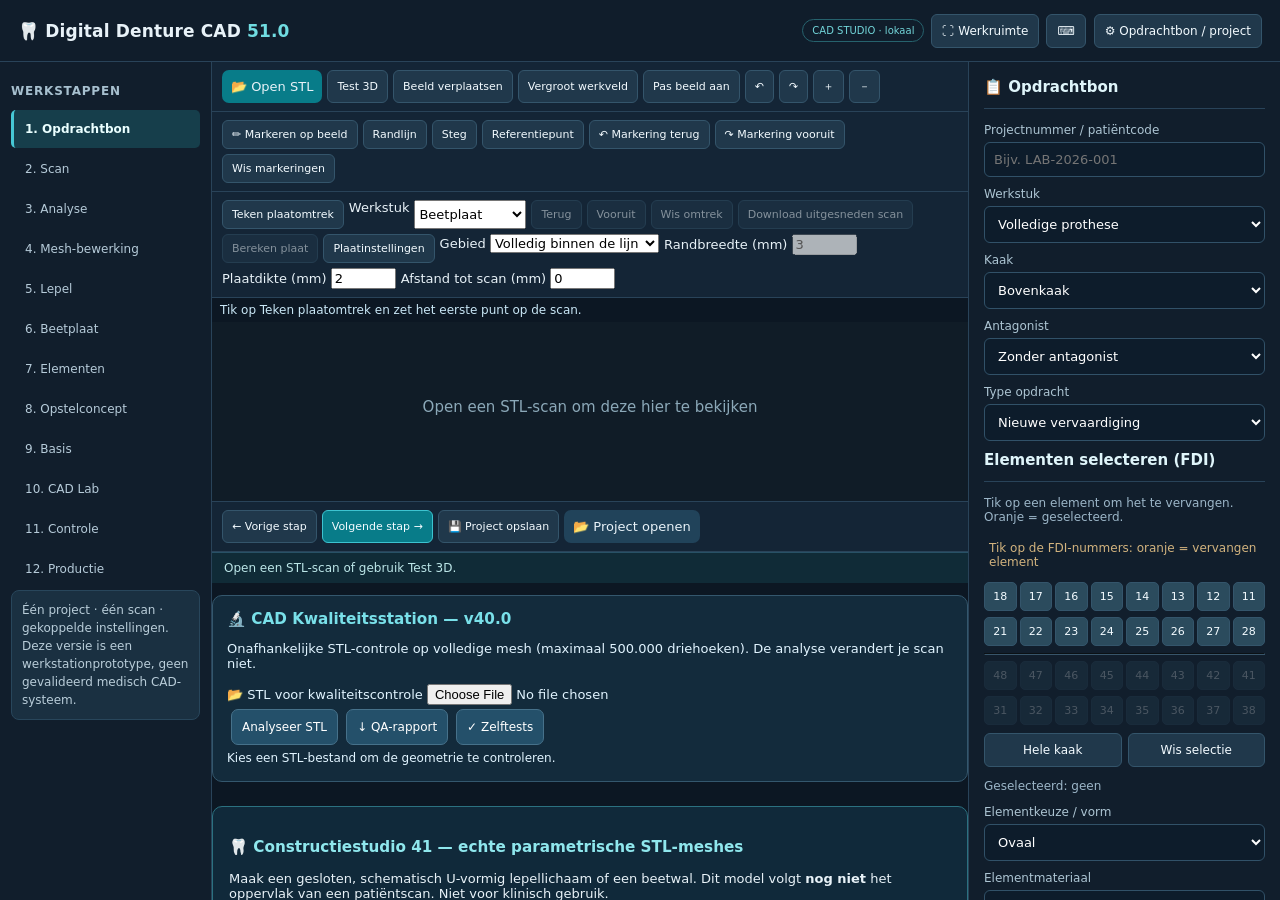
<file: Digital_Denture_CAD_51_0_Plaatdikte_en_scanruimte.html>
<!doctype html><html lang="nl"><head><meta charset="utf-8"><meta name="viewport" content="width=device-width,initial-scale=1,viewport-fit=cover"><title>Digital Denture CAD 51.0 — Plaatdikte en scanruimte</title><style>
*{box-sizing:border-box}body{margin:0;background:#0b1723;color:#e9f3fa;font:14px system-ui,-apple-system,sans-serif}header{padding:13px 15px;background:#142d40;display:flex;justify-content:space-between;align-items:center;gap:8px}header b{font-size:16px}button,input,select{font:inherit}button{border:1px solid #426b83;background:#21435a;color:#f3fbff;border-radius:8px;padding:10px;cursor:pointer}button.active,.primary{background:#087c89;border-color:#56c9d5}button:disabled{opacity:.5}main{display:grid;grid-template-columns:240px minmax(0,1fr) 270px;min-height:calc(100dvh - 60px)}aside{background:#12283a;padding:12px;overflow-y:auto}aside h3{margin:8px 0 12px}.step{display:block;width:100%;text-align:left;margin-bottom:6px}.step.active{background:#0c7380}.workspace{min-width:0;display:flex;flex-direction:column}.toolbar{display:flex;gap:6px;flex-wrap:wrap;padding:8px;background:#1b3547}.toolbar button{padding:8px 10px}#viewport{position:relative;flex:1;min-height:400px;height:64dvh;background:#0d1d2a;touch-action:none}#canvas{display:block;width:100%;height:100%;touch-action:none}#status{padding:10px;background:#19364a;color:#b8e8f3;font-size:12px}#info{padding:9px;color:#b5c7d4;font-size:12px}.panel{display:none}.panel.active{display:block}.field{margin:10px 0}.field label{display:block;color:#b9cedb;font-size:12px;margin-bottom:5px}.field input,.field select{width:100%;padding:10px;border-radius:7px;border:1px solid #3b6279;background:#0b2233;color:white}.check{display:flex;gap:8px;align-items:center;margin:9px 0}.check input{width:auto}.note{padding:10px;background:#243e4e;color:#d3e3ec;border-radius:8px;font-size:12px;line-height:1.5}.toothrow{display:flex;gap:3px;justify-content:center;flex-wrap:nowrap;margin:6px 0}.tooth{flex:1;min-width:0;padding:7px 0;font-size:11px;border-radius:5px;background:#2b4b5d}.tooth.selected{background:#d28a36;color:#111d26;font-weight:800;border-color:#ffcd78}.tooth.off{opacity:.25}.toothsection{margin:12px 0;padding:10px;background:#1b3445;border-radius:10px}#toothmap{margin:8px 0}.actions{display:flex;gap:6px;flex-wrap:wrap}.actions button{flex:1}.sub{font-size:12px;color:#9cb6c8}.hide{display:none!important}#mobileNav{display:none}#output{white-space:pre-wrap;overflow-wrap:anywhere;font:11px ui-monospace,monospace;color:#c1e5ec} @media(max-width:850px){main{display:block}aside{padding:8px}#left{display:none}#right{padding:12px}#mobileNav{display:flex;overflow-x:auto;gap:5px;padding:7px;background:#132c40}#mobileNav button{flex:0 0 auto;padding:9px}#viewport{height:55dvh;min-height:320px}header b{font-size:14px}}
#drawlayer{position:absolute;inset:0;width:100%;height:100%;z-index:4;touch-action:none;display:none}#viewport.marking #drawlayer{display:block}.annotationtools{display:flex;gap:6px;flex-wrap:wrap;padding:8px;background:#1b3547}.annotationtools button{padding:7px;font-size:12px}.annotationtools button.active{background:#087c89}#stepSummary{padding:10px;background:#0e3441;border-left:3px solid #48b5be;font-size:12px;line-height:1.6}#toothLegend{font-size:12px;color:#d2b37e;padding:5px} 

/* CAD Studio 8: integrated workstation skin */
:root{--bg:#0a111b;--surface:#111e2c;--surface2:#17283a;--line:#294359;--accent:#46c8d5;--ink:#e8f2f8;--muted:#9fb5c6}
body{background:var(--bg);color:var(--ink);font-family:Inter,system-ui,-apple-system,Segoe UI,sans-serif;font-size:13px}
header{height:62px;background:#101d2b;border-bottom:1px solid var(--line);padding:10px 18px;box-shadow:0 2px 14px #0003}
header b{letter-spacing:.15px;font-size:17px}header button{font-size:12px}
main{height:calc(100dvh - 62px);min-height:0;grid-template-columns:212px minmax(0,1fr) 312px}
aside{background:#111e2c;border-right:1px solid var(--line);padding:14px 11px}#right{border-left:1px solid var(--line);border-right:0;padding:16px 15px}
aside h3{font-size:12px;letter-spacing:.8px;text-transform:uppercase;color:#a7c0cf}
.step{border:0;border-left:3px solid transparent;background:transparent;border-radius:5px;padding:12px 11px;margin:2px 0;color:#b6cbd9;font-size:12px;transition:background .15s}
.step:hover{background:#1d3547}.step.active{background:#163e4b;border-left-color:var(--accent);color:#eaffff;font-weight:650}
.workspace{background:#0c1723;overflow:hidden;min-height:0}.toolbar,.annotationtools{background:#142536;border-bottom:1px solid #294359;padding:8px 10px;gap:5px}
button{background:#20384b;border:1px solid #34556b;border-radius:6px;padding:9px 10px;font-size:12px}button:hover{filter:brightness(1.15)}button.active,.primary{background:#087c89;border-color:#3dc3d0}
.toolbar button,.annotationtools button{padding:7px 9px;font-size:11px}
#viewport{min-height:180px;height:auto;flex:1;background:radial-gradient(ellipse at center,#17283a,#08111c 75%);border-bottom:1px solid #294359}
#status{background:#102b37;border-top:1px solid #285166;color:#bce6e8;padding:8px 12px}#info{padding:7px 12px;color:#819dae}#stepSummary{padding:9px 12px;background:#0f2b35}
.panel h3{color:#dff5fa;font-size:15px;letter-spacing:0;text-transform:none;border-bottom:1px solid #294359;padding-bottom:12px;margin:0 0 14px}
.field label{color:#adc5d3}.field input,.field select{background:#0d1c2b;border-color:#315168;border-radius:6px;padding:9px}
.note{background:#1a3041;border:1px solid #28465b;color:#b9cdd9}.toothsection{background:#192c3d}
#studioTools{display:flex;align-items:center;gap:7px;margin-left:auto}#studioTools button{white-space:nowrap}
#studioTools .studioBadge{color:#72d5d9;font-size:10px;border:1px solid #26626d;border-radius:12px;padding:5px 9px}
body.focus main{grid-template-columns:0 minmax(0,1fr) 0}body.focus #left,body.focus #right{visibility:hidden;overflow:hidden;padding:0;border:0}
body.focus #viewport{min-height:0}
@media(max-width:1050px) and (min-width:851px){main{grid-template-columns:170px minmax(0,1fr) 260px}#studioTools .studioBadge{display:none}}
@media(max-width:850px){header{height:auto;min-height:58px;padding:8px 10px;gap:7px;flex-wrap:wrap}header b{font-size:14px}main{height:auto;min-height:calc(100dvh - 112px);display:flex;flex-direction:column}#mobileNav{position:sticky;top:0;z-index:12;background:#132536;border-bottom:1px solid var(--line)}#mobileNav button{font-size:11px}#left{display:none}#right{visibility:visible!important;padding:14px 12px!important;border:0!important;overflow:visible!important}#viewport{height:53dvh;min-height:300px;flex:none}body.focus #right{display:none}body.focus #viewport{height:75dvh}#studioTools{margin-left:0}#studioTools .studioBadge{display:none}.annotationtools{max-height:82px;overflow-y:auto}.toolbar{max-height:96px;overflow-y:auto}}
@media(max-width:850px){#right{max-height:none}#mobileNav{position:sticky;top:0;z-index:10}#viewport{height:48dvh;min-height:280px}.toolbar{gap:4px}.toolbar button{padding:9px 11px}#stepSummary{font-size:11px}}
#viewport:focus-within{outline:1px solid #55d8f5}

body.large-view #viewport { min-height:82dvh; height:82dvh; }
#panView[aria-pressed="true"], #largeView[aria-pressed="true"] { background:#087c89; border-color:#56c9d5; }
#canvas.pan-view { cursor:grab; }
#canvas.pan-view:active { cursor:grabbing; }
#scanWebGL{position:absolute;inset:0;width:100%;height:100%;pointer-events:none}#canvas{position:relative} #canvas.gpu-active{opacity:0}</style><style id="quality-style">#qualityStation{background:#132b3c;border:1px solid #34576d;border-radius:10px;padding:14px;margin:12px 0;color:#e1f4ff}#qualityStation h3{margin:0 0 10px;color:#79e0e9}#qualityStation button{margin:4px;background:#24506a;color:white;border:1px solid #46718a;border-radius:7px;padding:10px}#qualityStation .readout{font-size:12px;white-space:normal;line-height:1.5}#qualityStation .warning{color:#f8cb8a}</style><style>
#viewport.contour-visible #drawlayer,#viewport.contour-mode #drawlayer{display:block;pointer-events:none}
#viewport.contour-mode #drawlayer,#viewport.marking #drawlayer{pointer-events:auto}
#contourStatus{padding:5px 8px;color:#c9e7f6;font-size:12px}
#contourToggle[aria-pressed=true]{background:#087c89}
.plateDownload{display:inline-flex;align-items:center;padding:7px 10px;border-radius:7px;background:#087c89;color:white;font-weight:600;text-decoration:none}
.plateDownload[hidden]{display:none}
#contourStatus[data-error=true]{color:#ffc28a}
</style></head><body><header><b>🦷 Digital Denture CAD <span style="color:#70dce1">51.0</span></b><div id="studioTools"><span class="studioBadge">CAD STUDIO · lokaal</span><button id="focusBtn" title="Vergroot 3D-werkruimte">⛶ Werkruimte</button><button id="studioHelp" title="Sneltoetsen">⌨</button></div><button id="projectBtn">⚙️ Opdrachtbon / project</button></header>
<div id="mobileNav"></div><main><aside id="left"><h3>Werkstappen</h3><div id="steps"></div><div class="note">Één project · één scan · gekoppelde instellingen. Deze versie is een werkstationprototype, geen gevalideerd medisch CAD-systeem.</div></aside>
<section class="workspace"><div class="toolbar"><label style="background:#087c89;padding:9px;border-radius:7px;cursor:pointer">📂 Open STL <input id="file" type="file" accept=".stl" style="display:none"></label><button id="demo">Test 3D</button><button id="panView" aria-pressed="false">Beeld verplaatsen</button><button id="largeView" aria-pressed="false">Vergroot werkveld</button><button id="fit">Pas beeld aan</button><button id="leftBtn">↶</button><button id="rightBtn">↷</button><button id="zoomIn">＋</button><button id="zoomOut">－</button></div><div class="annotationtools"><button id="markToggle">✏️ Markeren op beeld</button><button id="markBoundary">Randlijn</button><button id="markBar">Steg</button><button id="markReference">Referentiepunt</button><button id="markUndo">↶ Markering terug</button><button id="markRedo">↷ Markering vooruit</button><button id="markClear">Wis markeringen</button></div><div class="annotationtools" aria-label="Plaatomtrek">
<button id="contourToggle" type="button" aria-pressed="false">Teken plaatomtrek</button>
<label for="contourKind">Werkstuk</label>
<select id="contourKind"><option value="beetplaat">Beetplaat</option><option value="lepel">Lepel</option><option value="basis">Protheseplaat</option></select>
<button id="contourUndo" type="button" disabled>Terug</button>
<button id="contourRedo" type="button" disabled>Vooruit</button>
<button id="contourClear" type="button" disabled>Wis omtrek</button>
<button id="contourCrop" type="button" disabled>Download uitgesneden scan</button>
<button id="contourBuild" type="button" disabled>Bereken plaat</button>
<a id="contourDownload" class="plateDownload" hidden>↓ Download plaat-STL</a>
<button id="contourSettings" type="button">Plaatinstellingen</button>
<label>Gebied <select id="contourZone"><option value="full">Volledig binnen de lijn</option><option value="band">Randzone langs de lijn</option></select></label>
<label>Randbreedte (mm) <input id="contourWidth" type="number" min="1" max="10" step=".1" value="3" disabled style="width:5em"></label>
<label>Plaatdikte (mm) <input id="contourThickness" type="number" min="1.5" max="10" step=".1" value="2" style="width:5em"></label>
<label>Afstand tot scan (mm) <input id="contourRelief" type="number" min="0" max="3" step=".1" value="0" style="width:5em"></label>
</div><div id="contourStatus" role="status">Tik op Teken plaatomtrek en zet het eerste punt op de scan.</div>
<div id="viewport"><canvas id="scanWebGL" aria-hidden="true"></canvas><canvas id="canvas" aria-label="Interactieve 3D STL weergave"></canvas><canvas id="drawlayer"></canvas></div><div class="toolbar"><button id="prevStep">← Vorige stap</button><button id="nextStep" class="primary">Volgende stap →</button><button id="saveScene">💾 Project opslaan</button><label style="background:#21435a;padding:9px;border-radius:7px;cursor:pointer">📂 Project openen<input id="openScene" type="file" accept=".json" style="display:none"></label></div><div id="status">Open een STL-scan of gebruik Test 3D.</div><section id="qualityStation"><h3>🔬 CAD Kwaliteitsstation — v40.0</h3><p>Onafhankelijke STL-controle op volledige mesh (maximaal 500.000 driehoeken). De analyse verandert je scan niet.</p><label>📂 STL voor kwaliteitscontrole <input id="qaFile" type="file" accept=".stl" style="max-width:100%"></label><div><button id="qaRun">Analyseer STL</button><button id="qaDownload">↓ QA-rapport</button><button id="qaTests">✓ Zelftests</button></div><div id="qaResult" class="readout">Kies een STL-bestand om de geometrie te controleren.</div><div id="qaTestResult" class="readout"></div></section><section id="construction41" style="padding:16px;background:#10293a;border:1px solid #2b7180;border-radius:10px;margin:12px 0"><h3 style="color:#8fe7ed">🦷 Constructiestudio 41 — echte parametrische STL-meshes</h3><p>Maak een gesloten, schematisch U-vormig lepellichaam of een beetwal. Dit model volgt <b>nog niet</b> het oppervlak van een patiëntscan. Niet voor klinisch gebruik.</p><div style="display:flex;flex-wrap:wrap;gap:10px;align-items:end"><label>Werkstuk <select id="c41Type"><option value="tray">Individuele lepel — prototype</option><option value="rim">Beetwal — prototype</option></select></label><label>Boogbreedte (mm) <input id="c41Width" type="number" min="35" max="100" value="65" style="width:80px"></label><label>Boogdiepte (mm) <input id="c41Depth" type="number" min="20" max="85" value="45" style="width:80px"></label><label>Profielbreedte (mm) <input id="c41Profile" type="number" min="4" max="25" value="12" style="width:80px"></label><label>Hoogte (mm) <input id="c41Height" type="number" min="2" max="22" value="10" style="width:80px"></label></div><div style="margin:10px 0"><button id="c41Build" class="primary">Genereer 3D</button><button id="c41Export">↓ STL export</button><button id="c41Test">✓ Geometrietests</button></div><canvas id="c41Canvas" width="760" height="340" style="width:100%;max-height:340px;background:#081522;border-radius:8px;touch-action:pan-y"></canvas><pre id="c41Status" style="white-space:pre-wrap;color:#c8e2e7;font-size:12px">Kies Genereer 3D.</pre></section><section id="repair42" style="background:#10293a;border:1px solid #287c88;border-radius:10px;padding:16px;margin:12px 0"><h3>🛠 Mesh Repair 42 — echte STL-reiniging</h3><p>Importeer een STL, verwijder nuloppervlak-driehoeken en dubbele facetten. De scan wordt niet automatisch dichtgemaakt; inspecteer het resultaat voor productie.</p><input id="r42File" type="file" accept=".stl"><div style="display:flex;gap:8px;flex-wrap:wrap;margin:10px 0"><button id="r42Analyze">Analyseer</button><button id="r42Repair" class="primary">Reinig mesh</button><button id="r42Undo" disabled>↶ Ongedaan maken</button><button id="r42Redo" disabled>↷ Opnieuw</button><button id="r42Export" disabled>↓ Gereinigde STL</button><button id="r42Tests">✓ Zelftests</button></div><pre id="r42Output" style="white-space:pre-wrap;font-size:12px;color:#c5e6e8">Nog geen bestand geladen.</pre></section><div id="stepSummary">Projectinstellingen en scan zijn gekoppeld aan de werkstappen.</div><div id="scanResolution" role="status" style="padding:4px 9px;font-size:12px"></div><div id="info">Open een STL om de actieve scanweergave te zien.</div></section>
<aside id="right">
<section class="panel active" data-panel="project"><h3>📋 Opdrachtbon</h3><div class="field"><label>Projectnummer / patiëntcode</label><input id="caseName" placeholder="Bijv. LAB-2026-001"></div><div class="field"><label>Werkstuk</label><select id="work"><option value="lepel">Individuele lepel</option><option value="beetplaat">Beetplaat</option><option value="prothese" selected>Volledige prothese</option><option value="partieel">Partiële prothese / elementen vervangen</option></select></div><div class="field"><label>Kaak</label><select id="jaw"><option value="boven">Bovenkaak</option><option value="onder">Onderkaak</option><option value="beide">Boven- en onderkaak</option></select></div><div class="field"><label>Antagonist</label><select id="ant"><option value="geen">Zonder antagonist</option><option value="aanwezig">Met antagonist</option></select></div><div class="field"><label>Type opdracht</label><select id="orderType"><option>Nieuwe vervaardiging</option><option>Vervanging bestaande elementen</option><option>Reparatie / uitbreiding</option><option>Duplicaatprothese</option></select></div><h3>Elementen selecteren (FDI)</h3><p class="sub">Tik op een element om het te vervangen. Oranje = geselecteerd.</p><div id="toothLegend">Tik op de FDI-nummers: oranje = vervangen element</div><div id="toothmap"></div><div class="actions"><button id="selectJaw">Hele kaak</button><button id="clearTeeth">Wis selectie</button></div><p id="selection" class="sub"></p><div class="field"><label>Elementkeuze / vorm</label><select id="toothShape"><option>Ovaal</option><option>Vierkant</option><option>Driehoekig</option><option>Individueel</option></select></div><div class="field"><label>Elementmateriaal</label><select id="toothMaterial"><option>PMMA</option><option>Composiet</option><option>Voorgefabriceerd</option></select></div><div class="note">Voorbeeld van een digitale opdrachtbon. Tandvorm, kleur en materiaal volgen later als echte CAD-keuzes.</div></section>
<section class="panel" data-panel="scan"><h3>📐 Scan</h3><p>Importeer een STL, draai met één vinger en zoom met twee vingers.</p><div class="field"><label>Scanweergave</label><select id="renderMode"><option value="solid">Massief (ondoorzichtig)</option><option value="light">Licht model</option></select></div><div class="note">Dit is een lokale STL-viewer; scanreparatie en exacte oppervlakteberekeningen zijn nog niet beschikbaar.</div></section>
<section class="panel" data-panel="analyse"><h3>🔍 Analyse</h3><div class="field"><label>Occlusievlak bepaald?</label><select id="occlusalPlane"><option value="niet">Nog niet</option><option value="handmatig">Handmatig gecontroleerd</option></select></div><div class="field"><label>Invoerrichting</label><select id="analysisInsertion"><option>Automatisch nog niet beschikbaar</option><option>Handmatig beoordeeld</option></select></div><label class="check"><input id="undercuts" type="checkbox"> Ondersnijdingen beoordeeld</label><label class="check"><input id="landmarks" type="checkbox"> Anatomische referentiepunten beoordeeld</label><div class="note">Anatomische referenties: omslagplooi, frenula, tubera, retromolaire gebieden, ondercuts, implantaat-steg. Automatische detectie is nog niet geïmplementeerd.</div><p class="sub">Markeringen moeten uiteindelijk aan 3D-coördinaten worden gekoppeld, niet alleen aan schermpixels.</p></section>
<section class="panel" data-panel="mesh"><h3>🛠 Mesh-gereedschap</h3><p class="sub">Eigen gereedschappen geïnspireerd op Meshmixer. Geen ingebouwde Autodesk Meshmixer-app.</p><button id="meshInspect" style="width:100%">🔎 Analyseer mesh</button><div id="meshStats" class="note" style="margin:8px 0">Laad eerst een STL-scan.</div><div class="field"><label>Uniform schalen (factor)</label><input type="number" id="meshScale" min="0.01" max="100" step="0.01" value="1.00"></div><button id="meshApplyScale">Schaal toepassen</button><div class="field"><label>Spiegelen</label><select id="meshAxis"><option value="0">X-as</option><option value="1">Y-as</option><option value="2">Z-as</option></select></div><button id="meshMirror">Spiegelen</button><button id="meshFlip">Normaalrichting omkeren</button><div class="field"><label>Verplaatsen X / Y / Z (mm)</label><div style="display:flex;gap:5px"><input id="moveX" type="number" step="0.5" value="0" style="min-width:0;width:33%"><input id="moveY" type="number" step="0.5" value="0" style="min-width:0;width:33%"><input id="moveZ" type="number" step="0.5" value="0" style="min-width:0;width:33%"></div></div><button id="meshMove">↔ Verplaats scan (3D)</button><div class="field"><label>Rotatie-as en graden</label><div style="display:flex;gap:5px"><select id="rotateAxis" style="width:45%"><option value="0">X-as</option><option value="1">Y-as</option><option value="2" selected>Z-as</option></select><input id="rotateDegrees" type="number" step="5" value="15" style="width:55%"></div></div><button id="meshRotate">⟳ Roteer scan (3D)</button><button id="meshQA" style="width:100%;margin-top:8px">✓ Controleer volledige bronmesh</button><div id="meshQAResult" class="note" style="white-space:pre-wrap;margin:8px 0">Kwaliteitscontrole werkt op alle driehoeken, niet alleen de preview.</div><div class="actions" style="margin-top:10px"><button id="meshUndo">↶ Terug</button><button id="meshRedo">↷ Vooruit</button></div><button id="meshExportFull" class="primary" style="width:100%;margin-top:12px">↓ Volledige STL exporteren (zonder uitdunnen)</button><button id="meshExport" style="width:100%;margin-top:12px">↓ Bewerkte preview als STL</button><div class="note" style="margin-top:10px">Let op: grote STL-scans worden alleen voor de viewer uitgedund tot maximaal 24.000 driehoeken. De preview-export blijft uitgedund. Gebruik de nieuwe volledige-resolutie-export voor schaal-, spiegel- en normaalrichtingbewerkingen. <b>Geen klinische of productievalidering.</b> Meshmixer-functies zoals remesh, hollow, sculpt, boolean, watertight repair en offset zijn nog niet geïmplementeerd.</div></section>
<section class="panel" data-panel="lepel"><h3>🥄 Individuele lepel</h3><div class="field"><label>Ruimte voor afdrukmateriaal (mm)</label><input id="spacer" type="number" min="0" max="8" step=".25" value="2"></div><div class="field"><label>Lepeldikte (mm)</label><input id="thickness" type="number" min="1.5" max="10" step=".1" value="2.5"></div><div class="field"><label>Randafstand tot omslagplooi (mm)</label><input id="border" type="number" min="0" max="10" step=".25" value="2"></div><div class="field"><label>Invoerrichting</label><select id="insertion"><option>Automatisch (nog niet berekend)</option><option>Occlusaal</option><option>Handmatig instellen (nog niet beschikbaar)</option></select></div><div class="field"><label>Randafwerking</label><select id="edge"><option>Afgerond</option><option>Recht</option><option>Versterkt</option></select></div><div class="field"><label>Handvat</label><select id="handle"><option>Centraal</option><option>Anterior schuin</option><option>Geen</option></select></div><label class="check"><input type="checkbox" id="stops" checked> Weefselstops</label><label class="check"><input type="checkbox" id="grip"> Retentieribbels</label><label class="check"><input type="checkbox" id="perforated"> Geperforeerde lepel</label><label class="check"><input type="checkbox" id="barRelief"> Extra relief bij stegconstructie</label><div class="field"><label>Extra steg-relief (mm)</label><input id="barSpace" type="number" min="0" max="8" step=".25" value="1"></div><div class="note">Bij een getekende omtrek bepaalt Afstand tot scan de ruimte. De lepelinstelling voor afdrukruimte geldt bij een vooraf uitgesneden STL.</div><div class="note">Teken en sluit de plaatomtrek op de scan. Je kunt ook een vooraf uitgesneden STL met één open buitenrand laden. Controleer de richting van de opbouw.</div>
<label class="check"><input type="checkbox" id="lepelReverse"> Opbouwrichting omkeren</label>
<button id="lepelShell">Genereer scanvolgende lepel</button>
<a id="lepelSave" class="plateDownload" hidden>↓ Download plaat-STL</a>
<pre id="lepelStatus" aria-live="polite" style="white-space:pre-wrap"></pre></section>
<section class="panel" data-panel="beetplaat"><h3>📏 Beetplaat</h3><div class="field"><label>Basisdikte (mm)</label><input id="biteBase" type="number" min="1.5" max="10" step=".1" value="2"></div><div class="field"><label>Walbreedte (mm)</label><input id="rimWidth" type="number" step=".25" value="7"></div><div class="field"><label>Walhoogte (mm)</label><input id="rimHeight" type="number" step=".5" value="10"></div><label class="check"><input type="checkbox" id="biteHandle"> Handvat toevoegen</label><div class="note">Parameters worden bewaard; automatische beetwalconstructie is nog niet beschikbaar.</div><div class="note">Teken en sluit de plaatomtrek op de scan. Je kunt ook een vooraf uitgesneden STL met één open buitenrand laden. Controleer de richting van de opbouw.</div>
<div class="field"><label for="biteFit">Aansluiting op de kaak</label><select id="biteFit">
<option value="exact">Exact op scan · zonder uitblokken</option>
<option value="block">Uitblokken langs de STL-Z-as</option>
</select></div>
<div class="field"><label for="biteDraft">Uitblokhoek (0–10°)</label><input id="biteDraft" type="number" min="0" max="10" step="0.1" value="0" disabled></div>
<label class="check"><input type="checkbox" id="beetplaatReverse"> Opbouwrichting omkeren</label>
<button id="beetplaatShell">Genereer scanvolgende beetplaat</button>
<a id="beetplaatSave" class="plateDownload" hidden>↓ Download plaat-STL</a>
<pre id="beetplaatStatus" aria-live="polite" style="white-space:pre-wrap"></pre></section>
<section class="panel" data-panel="tanden"><h3>🦷 Elementen</h3><p>De gekozen FDI-elementen staan in de opdrachtbon.</p><div class="field"><label>Tandkleur</label><select id="shade"><option>A1</option><option selected>A2</option><option>A3</option><option>A3.5</option><option>B1</option><option>B2</option><option>C2</option><option>D2</option></select></div><div class="field"><label>Elementbibliotheek</label><select id="library"><option>Algemene voorbeeldbibliotheek (nog niet geladen)</option></select></div><div class="note">Nog geen echte 3D-tandbibliotheek, opstelling of occlusieberekening. Commerciële bibliotheken vereisen toestemming/licentie.</div></section>
<section class="panel" data-panel="opstelling"><h3>🦷 Opstelconcept & tandboog</h3><div class="note">Interactieve 2D-opstelplanner: selecteer een concept, tandvorm en element. Verplaats tanden in de boog. Dit is nog geen 3D-tandopstelling of occlusieberekening.</div>
<div class="field"><label>Occlusie- / opstelconcept</label><select id="occlConcept"><option value="gysi">Gysi – bilateraal gebalanceerd, anatomisch</option><option value="gerber">Gerber – lingualiseerde / condyloforme benadering</option><option value="lingual">Lingualiseerde occlusie</option><option value="monoplane">Monoplane / vlak</option><option value="custom">Individueel / handmatig</option></select></div>
<div class="field"><label>Tandfamilie (referentie; geen commerciële 3D-mesh inbegrepen)</label><select id="toothFamily"><option value="generic">Eigen generieke demonstratietanden</option><option value="phonares_typ">Ivoclar SR Phonares II Typ — referentie</option><option value="phonares_lingual">Ivoclar SR Phonares II Lingual — referentie</option><option value="vivodent">Ivoclar SR Vivodent / Orthotyp — referentie</option><option value="kulzer">Kulzer Pala Mondial / Delara — referentie</option></select></div>
<div class="field"><label>Fronttandvorm</label><select id="anteriorShape"><option value="oval">Ovaal / soft</option><option value="square">Vierkant / bold</option><option value="tapered">Driehoekig / tapered</option></select></div>
<div class="field"><label>Boogvorm</label><select id="archForm"><option value="oval">Ovaal</option><option value="square">Breed / U-vorm</option><option value="tapered">Smal / V-vorm</option></select></div>
<div class="field"><label>Op te stellen kaak</label><select id="setupJaw"><option value="upper">Bovenkaak</option><option value="lower">Onderkaak</option></select></div>
<div class="field"><label>Boogbreedte <span id="archWidthValue">100%</span></label><input id="archWidth" type="range" min="70" max="135" value="100"></div>
<div class="field"><label>Boogdiepte <span id="archDepthValue">100%</span></label><input id="archDepth" type="range" min="70" max="135" value="100"></div>
<svg id="archSvg" viewBox="0 0 320 250" style="display:block;width:100%;background:#0a1c2a;border:1px solid #416073;border-radius:10px;touch-action:none"><path id="archGuide" d="" fill="none" stroke="#6b91a5" stroke-width="1.5" stroke-dasharray="4 5"/><g id="teethDraw"></g><text x="160" y="237" text-anchor="middle" fill="#9cb6c8" font-size="10">Schematische occlusale aanzicht · sleep een tand</text></svg>
<div id="activeTooth" class="note" style="margin-top:8px">Tik op een tand om hem te selecteren.</div><div class="actions" style="margin-top:8px"><button id="setupUndo">↶ Undo</button><button id="setupRedo">↷ Redo</button><button id="setupReset">Herstel boog</button></div>
<div class="field"><label>Actieve tand: mesio-distaal (mm, schematisch)</label><input id="toothX" type="range" min="-20" max="20" value="0" step="1"></div><div class="field"><label>Actieve tand: bucco-linguaal (mm, schematisch)</label><input id="toothY" type="range" min="-20" max="20" value="0" step="1"></div>
<button id="exportSetup" class="primary" style="width:100%">↓ Exporteer opstelplan (JSON)</button><div class="note" style="margin-top:8px">Gerber, Gysi en tandfabrikanten zijn hier referentiekeuzes. Dit programma bevat geen gelicentieerde tandbibliotheken en berekent geen klinisch geldige contacten.</div></section><section class="panel" data-panel="basis"><h3>🦷 Prothesebasis</h3><div class="field"><label>Scheidingslijn tanden / gingiva</label><select id="splitLine"><option value="nog">Nog niet gedefinieerd</option><option value="handmatig">Handmatig beoordeeld</option></select></div><div class="field"><label>Verbinding tussen elementen en basis</label><select id="coupling"><option value="socket">Uitsparingen / sockets</option><option value="connector">Connectoren</option><option value="monoblock">Monoblock (geen scheiding)</option></select></div><label class="check"><input type="checkbox" id="sculptReview"> Gingivavormgeving gecontroleerd</label><div class="field"><label>Minimale basisdikte (mm)</label><input id="baseThickness" type="number" min="1.5" max="10" step=".1" value="2"></div><label class="check"><input type="checkbox" id="gingiva" checked> Gingivacontour gewenst</label><div class="note">Teken een gesloten omtrek op de scan voor een protheseplaat.</div>
<label class="check"><input type="checkbox" id="basisReverse"> Opbouwrichting omkeren</label>
<button id="basisShell">Genereer scanvolgende protheseplaat</button>
<a id="basisSave" class="plateDownload" hidden>↓ Download plaat-STL</a>
<pre id="basisStatus" aria-live="polite" style="white-space:pre-wrap"></pre></section>
<section class="panel" data-panel="engineering"><h3>🧪 CAD Lab 20.0 — geometrie</h3><p class="sub">Technische testmodule met echte STL-geometrie. Geen klinisch gevalideerde tandbibliotheek of automatische opstelling op de scan.</p><h3>STL-kwaliteitscontrole</h3><label class="field">STL voor QA <input id="qaFile" type="file" accept=".stl"></label><button id="qaRun" class="primary" style="width:100%">Controleer geladen STL</button><div id="qaResult" class="note" style="margin:10px 0">Importeer een STL voor een geometrische analyse.</div><h3>Parametrische 3D-elementen</h3><div class="field"><label>Kaak</label><select id="labJaw"><option value="upper">Bovenkaak</option><option value="lower">Onderkaak</option><option value="both">Beide kaken</option></select></div><div class="field"><label>Opstelconcept (referentielabel)</label><select id="labConcept"><option>Gysi</option><option>Gerber</option><option>Lingualized</option><option>Monoplane</option></select></div><div class="field"><label>Boogbreedte (mm)</label><input id="labWidth" type="number" min="30" max="90" value="58"></div><div class="field"><label>Boogdiepte (mm)</label><input id="labDepth" type="number" min="15" max="70" value="42"></div><div class="field"><label>Elementhoogte (mm)</label><input id="labHeight" type="number" min="4" max="20" value="9"></div><div class="actions"><button id="labPreview">Bekijk 3D-opstelling</button><button id="labExport" class="primary">Exporteer STL</button></div><canvas id="labCanvas" width="600" height="300" style="width:100%;background:#101c27;border:1px solid #345;border-radius:8px;touch-action:none"></canvas><div id="labResult" class="note" style="margin:10px 0">Deze geometrie is een technisch, anatomisch vereenvoudigd proefmodel; niet geschikt voor patiënten.</div><button id="labSelfTest">▶ Voer zelftests uit</button><div id="labTests" class="note" style="margin-top:8px"></div></section><section class="panel" data-panel="controle"><h3>✓ Controle</h3><div id="checks" class="note"></div><button id="runChecks">Projectgegevens controleren</button></section>
<section class="panel" data-panel="productie"><h3>📦 Productie & export</h3><button id="exportSource" style="width:100%;margin-bottom:8px">↓ Geïmporteerde scan als STL (referentie)</button><p class="sub">Dit is uitsluitend de originele scan, niet de ontworpen prothese.</p><div class="field"><label>Productieworkflow</label><select id="manufacturing"><option value="monoblock">Monoblock: basis + elementen samen</option><option value="separate">Basis en elementen afzonderlijk</option><option value="milled-reduction">Basis voor gefreesde reductie</option><option value="manual-reduction">Basis voor handmatige reductie</option></select></div><div class="field"><label>Bestemming</label><select id="destination"><option value="printer">3D-printer</option><option value="milling">Freescentrum</option></select></div><label class="check"><input type="checkbox" class="out" value="monoblock" checked> Monoblock.stl</label><label class="check"><input type="checkbox" class="out" value="basis" checked> Basis.stl</label><label class="check"><input type="checkbox" class="out" value="elementen" checked> Elementen.stl</label><label class="check"><input type="checkbox" class="out" value="losse_elementen"> Losse elementen per FDI</label><button class="primary" id="saveProject" style="width:100%">↓ Project + exportplan (JSON)</button><p class="sub">Gebaseerd op 3Shape/exocad-productieworkflows. Dit is een bestandsplan, geen echte STL-export. De STL's worden pas beschikbaar na implementatie van geometriegeneratie.</p><div id="output"></div></section>
</aside></main><script>
(()=>{'use strict';const $=id=>document.getElementById(id);
let currentStep='project';const modules=[['project','Opdrachtbon'],['scan','Scan'],['analyse','Analyse'],['mesh','Mesh-bewerking'],['lepel','Lepel'],['beetplaat','Beetplaat'],['tanden','Elementen'],['opstelling','Opstelconcept'],['basis','Basis'],['engineering','CAD Lab'],['controle','Controle'],['productie','Productie']];
function show(m){currentStep=m;for(const p of document.querySelectorAll('.panel'))p.classList.toggle('active',p.dataset.panel===m);for(const b of document.querySelectorAll('[data-step]'))b.classList.toggle('active',b.dataset.step===m)}
for(const [i,[id,title]] of modules.entries()){const b=document.createElement('button');b.className='step';b.dataset.step=id;b.textContent=(i+1)+'. '+title;b.onclick=()=>show(id);$('steps').appendChild(b);const mb=b.cloneNode(true);mb.onclick=()=>{show(id);$('right').scrollIntoView({behavior:'smooth',block:'start'})};$('mobileNav').appendChild(mb)}
$('projectBtn').onclick=()=>{show('project');$('right').scrollIntoView({behavior:'smooth'})};
const rows=[[18,17,16,15,14,13,12,11],[21,22,23,24,25,26,27,28],[48,47,46,45,44,43,42,41],[31,32,33,34,35,36,37,38]],selected=new Set();
const toothmap=$('toothmap');for(let i=0;i<4;i++){if(i===2){let line=document.createElement('hr');line.style.borderColor='#38556a';toothmap.appendChild(line)}const row=document.createElement('div');row.className='toothrow';for(const id of rows[i]){const b=document.createElement('button');b.className='tooth';b.textContent=id;b.dataset.tooth=id;b.onclick=()=>{selected.has(id)?selected.delete(id):selected.add(id);updateTeeth()};row.appendChild(b)}toothmap.appendChild(row)}
function updateTeeth(){const jaw=$('jaw').value;for(const b of document.querySelectorAll('[data-tooth]')){const id=+b.dataset.tooth,valid=jaw==='beide'||(id<30?jaw==='boven':jaw==='onder');b.disabled=!valid;b.classList.toggle('off',!valid);b.classList.toggle('selected',selected.has(id));}const ids=[...selected].sort((a,b)=>a-b);$('selection').textContent='Geselecteerd: '+(ids.join(', ')||'geen');}
$('jaw').onchange=()=>{for(const id of [...selected])if($('jaw').value!=='beide'&&(($('jaw').value==='boven')!==(id<30)))selected.delete(id);updateTeeth()};
$('selectJaw').onclick=()=>{for(const row of rows)for(const id of row)if($('jaw').value==='beide'||(($('jaw').value==='boven')===(id<30)))selected.add(id);updateTeeth()};
$('clearTeeth').onclick=()=>{selected.clear();updateTeeth()};updateTeeth();
function project(){const ids=['caseName','work','jaw','ant','spacer','thickness','border','handle','stops','perforated','barRelief','barSpace','biteBase','rimWidth','rimHeight','biteHandle','shade','library','baseThickness','gingiva','orderType','toothShape','toothMaterial','insertion','analysisInsertion','edge','grip','occlusalPlane','undercuts','landmarks','splitLine','coupling','sculptReview','manufacturing','destination'];const settings={};for(const id of ids){const e=$(id);settings[id]=e.type==='checkbox'?e.checked:e.value}settings.elementen=[...selected].sort((a,b)=>a-b);settings.outputs=[...document.querySelectorAll('.out:checked')].map(e=>e.value);return settings}
function filename(s){return (s||'project').replace(/[^a-z0-9_-]/gi,'_').slice(0,48)}
function plan(p){const paths=[],jaws=p.jaw==='beide'?['bovenkaak','onderkaak']:[p.jaw==='boven'?'bovenkaak':'onderkaak'];for(const jaw of jaws)for(const kind of p.outputs){const dir=filename(p.caseName)+'/'+jaw+'/';if(kind==='losse_elementen')for(const id of p.elementen.filter(id=>(id<30)===(jaw==='bovenkaak')))paths.push(dir+'elementen/element_'+id+'.stl');else paths.push(dir+kind+'.stl')}return paths}
$('saveProject').onclick=()=>{const p=project(),payload={software:'Digital Denture CAD prototype 5.1',status:'PLAN_ONLY_NO_PRODUCTION_STL',settings:p,planned_paths:plan(p),scan:{triangle_count:originalCount,dimensions:bounds?.dimensions||null},warning:'Geen STL-geometrie gegenereerd. Niet geschikt voor productie.'};const blob=new Blob([JSON.stringify(payload,null,2)],{type:'application/json'}),url=URL.createObjectURL(blob),a=document.createElement('a');a.href=url;a.download=filename(p.caseName)+'_project.json';document.body.appendChild(a);a.click();a.remove();setTimeout(()=>URL.revokeObjectURL(url),2000);$('output').textContent=payload.planned_paths.join('\n')};
$('prevStep').onclick=()=>{let i=modules.findIndex(x=>x[0]===currentStep);show(modules[Math.max(0,i-1)][0])};$('nextStep').onclick=()=>{let i=modules.findIndex(x=>x[0]===currentStep);show(modules[Math.min(modules.length-1,i+1)][0])};
function downloadJson(payload,name){const url=URL.createObjectURL(new Blob([JSON.stringify(payload,null,2)],{type:'application/json'})),a=document.createElement('a');a.href=url;a.download=name;document.body.appendChild(a);a.click();a.remove();setTimeout(()=>URL.revokeObjectURL(url),1500)}
$('saveScene').onclick=()=>downloadJson({format:'denture-cad-project-v1',settings:project(),step:currentStep,scanNotEmbedded:true},filename($('caseName').value)+'_project.json');
$('openScene').onchange=async e=>{const f=e.target.files?.[0];if(!f)return;try{const data=JSON.parse(await f.text()),p=data.settings;if(!p||!Array.isArray(p.elementen))throw Error('Ongeldig projectbestand');for(const [id,value] of Object.entries(p)){const el=$(id);if(!el||id==='elementen'||id==='outputs')continue;if(el.type==='checkbox')el.checked=!!value;else el.value=value}selected.clear();for(const id of p.elementen)selected.add(+id);for(const el of document.querySelectorAll('.out'))el.checked=p.outputs?.includes(el.value)??false;updateTeeth();syncContourThickness();show(data.step&&modules.some(m=>m[0]===data.step)?data.step:'project');status('Projectinstellingen geladen. STL-scan opnieuw importeren.')}catch(err){status('Project openen mislukt: '+err.message)}e.target.value=''};
$('runChecks').onclick=()=>{const p=project(),checks=[];checks.push(bounds?'✓ STL-scan geladen':'⚠ Geen STL-scan geladen');checks.push(p.elementen.length?'✓ Elementselectie: '+p.elementen.join(', '):'⚠ Geen elementen geselecteerd');checks.push(p.ant==='aanwezig'?'✓ Antagonist geselecteerd':'ℹ Geen antagonist: occlusie niet te controleren');checks.push($('landmarks').checked?'✓ Anatomische beoordeling bevestigd':'⚠ Anatomische beoordeling ontbreekt');checks.push($('undercuts').checked?'✓ Ondersnijdingen beoordeeld':'⚠ Ondersnijdingen niet beoordeeld');checks.push('⚠ Geen geometrie- of klinische validatie beschikbaar');$('checks').textContent=checks.join('\n')};$('runChecks').click();
const overlay=$('drawlayer'),overlayCtx=overlay.getContext('2d');let strokes=[],redoStrokes=[],currentStroke=null,markMode='boundary',marking=false;
const contourColors={beetplaat:'#39c5ff',lepel:'#ffb45c',basis:'#a5e981'};
const contours=new Map(), contourRedo=[];
let contourMode=false, contourMeshColors=null;
const contourKind=$('contourKind'), contourStatus=$('contourStatus');
function contourMessage(message,error=false){
  contourStatus.textContent=message;
  contourStatus.dataset.error=String(error);
}
function currentContour(){return contours.get(contourKind.value)}
const thicknessFields={lepel:'thickness',beetplaat:'biteBase',basis:'baseThickness'};
const contourThickness=$('contourThickness');
function syncContourThickness(){
  const value=$(thicknessFields[contourKind.value]).value;
  if(contourThickness.value!==value)contourThickness.value=value;
}
contourThickness.addEventListener('input',()=>{
  const field=$(thicknessFields[contourKind.value]);
  field.value=contourThickness.value;
  field.dispatchEvent(new Event('input'));
});
function contourProjection(){
  const w=overlay.clientWidth,h=overlay.clientHeight;
  const scale=Math.min(w,h)*.75*zoom/bounds.size;
  const x0=w/2+panX,y0=h/2+panY,[cx,cy,cz]=bounds.center;
  const [xx,xy,xz]=rotate([1,0,0]),[yx,yy,yz]=rotate([0,1,0]),[zx,zy,zz]=rotate([0,0,1]);
  const project=(p,i=0)=>{
    const x=p[i]-cx,y=p[i+1]-cy,z=p[i+2]-cz;
    return [x0+(xx*x+yx*y+zx*z)*scale,y0-(xy*x+yy*y+zy*z)*scale,xz*x+yz*y+zz*z];
  };
  project.unitsToPixels=scale;
  return project;
}
function contourWeights(x,y,a,b,c){
  const ax=b[0]-a[0],ay=b[1]-a[1],bx=c[0]-a[0],by=c[1]-a[1];
  const determinant=ax*by-ay*bx;
  if(Math.abs(determinant)<1e-10)return null;
  const dx=x-a[0],dy=y-a[1];
  const u=(dx*by-dy*bx)/determinant,v=(ax*dy-ay*dx)/determinant;
  return u>=-1e-7&&v>=-1e-7&&u+v<=1+1e-7?[1-u-v,u,v]:null;
}
function pickContourPoint(x,y){
  let closest=-Infinity,point=null;
  const project=contourProjection();
  for(const t of tris){
    const a=project(t),b=project(t,3),c=project(t,6);
    if(x<Math.min(a[0],b[0],c[0])||x>Math.max(a[0],b[0],c[0])||
       y<Math.min(a[1],b[1],c[1])||y>Math.max(a[1],b[1],c[1]))continue;
    const weights=contourWeights(x,y,a,b,c);
    if(!weights)continue;
    const z=weights[0]*a[2]+weights[1]*b[2]+weights[2]*c[2];
    if(z<=closest)continue;
    closest=z;
    point=[0,1,2].map(i=>weights[0]*t[i]+weights[1]*t[i+3]+weights[2]*t[i+6]);
  }
  return point;
}
function pointInContour(x,y,polygon){
  let inside=false;
  for(let i=0,j=polygon.length-1;i<polygon.length;j=i++){
    const [ax,ay]=polygon[i],[bx,by]=polygon[j];
    if((ay>y)!==(by>y)&&x<(bx-ax)*(y-ay)/(by-ay)+ax)inside=!inside;
  }
  return inside;
}
function validContour(polygon){
  const orientation=(a,b,c)=>{
    const cross=(b[0]-a[0])*(c[1]-a[1])-(b[1]-a[1])*(c[0]-a[0]);
    return Math.abs(cross)<1e-7?0:Math.sign(cross);
  };
  const within=(a,b,p)=>p[0]>=Math.min(a[0],b[0])-1e-7&&p[0]<=Math.max(a[0],b[0])+1e-7&&
    p[1]>=Math.min(a[1],b[1])-1e-7&&p[1]<=Math.max(a[1],b[1])+1e-7;
  let area=0;
  for(let i=0;i<polygon.length;i++){
    const a=polygon[i],b=polygon[(i+1)%polygon.length];
    if(Math.hypot(a[0]-b[0],a[1]-b[1])<1)return false;
    area+=a[0]*b[1]-b[0]*a[1];
    for(let j=i+2;j<polygon.length;j++){
      if(i===0&&j===polygon.length-1)continue;
      const c=polygon[j],d=polygon[(j+1)%polygon.length];
      const abC=orientation(a,b,c),abD=orientation(a,b,d),cdA=orientation(c,d,a),cdB=orientation(c,d,b);
      if(abC*abD<0&&cdA*cdB<0||!abC&&within(a,b,c)||!abD&&within(a,b,d)||
         !cdA&&within(c,d,a)||!cdB&&within(c,d,b))return false;
    }
  }
  return Math.abs(area)>=8;
}
function selectVisibleContour(polygon){
  // Rasterize only the polygon's bounding box. Keep the nearest scan facet per sample.
  const factor=Math.min(devicePixelRatio||1,1600/Math.max(overlay.clientWidth,overlay.clientHeight));
  const outline=polygon.map(([x,y])=>[x*factor,y*factor]);
  const left=Math.max(0,Math.floor(Math.min(...outline.map(p=>p[0]))));
  const top=Math.max(0,Math.floor(Math.min(...outline.map(p=>p[1]))));
  const w=Math.min(Math.ceil(overlay.clientWidth*factor),Math.ceil(Math.max(...outline.map(p=>p[0]))))-left;
  const h=Math.min(Math.ceil(overlay.clientHeight*factor),Math.ceil(Math.max(...outline.map(p=>p[1]))))-top;
  if(w<=0||h<=0)return [];
  const depth=new Float32Array(w*h).fill(-Infinity), owners=new Int32Array(w*h).fill(-1);
  for(let y=0;y<h;y++)for(let x=0;x<w;x++){
    if(!pointInContour(left+x+.5,top+y+.5,outline))depth[y*w+x]=Infinity;
  }
  const project=contourProjection();
  for(let id=0;id<tris.length;id++){
    const t=tris[id];
    const [a,b,c]=[0,3,6].map(i=>{
      const [x,y,z]=project(t,i);
      return [x*factor-left,y*factor-top,z];
    });
    const x0=Math.max(0,Math.floor(Math.min(a[0],b[0],c[0]))),x1=Math.min(w-1,Math.floor(Math.max(a[0],b[0],c[0])));
    const y0=Math.max(0,Math.floor(Math.min(a[1],b[1],c[1]))),y1=Math.min(h-1,Math.floor(Math.max(a[1],b[1],c[1])));
    for(let y=y0;y<=y1;y++)for(let x=x0;x<=x1;x++){
      const index=y*w+x;
      if(depth[index]===Infinity)continue;
      const weights=contourWeights(x+.5,y+.5,a,b,c);
      if(!weights)continue;
      const z=weights[0]*a[2]+weights[1]*b[2]+weights[2]*c[2];
      if(z>depth[index]){depth[index]=z;owners[index]=id}
    }
  }
  const selected=new Set(owners);
  selected.delete(-1);
  return [...selected];
}
function splitContour(polygon){
  const cross=(a,b,c)=>(b[0]-a[0])*(c[1]-a[1])-(b[1]-a[1])*(c[0]-a[0]);
  const area=polygon.reduce((sum,p,i)=>sum+cross([0,0],p,polygon[(i+1)%polygon.length]),0);
  const chain=area>0?polygon.slice():polygon.slice().reverse();
  const pieces=[];
  while(chain.length>3){
    let removed=false;
    for(let i=0;i<chain.length;i++){
      const a=chain[(i+chain.length-1)%chain.length],b=chain[i],c=chain[(i+1)%chain.length];
      if(cross(a,b,c)<=1e-8)continue;
      if(chain.some(p=>p!==a&&p!==b&&p!==c&&contourWeights(p[0],p[1],a,b,c)))continue;
      pieces.push([a,b,c]);
      chain.splice(i,1);
      removed=true;
      break;
    }
    if(!removed)throw Error('Deze omtrek kan niet worden opgedeeld. Verplaats punten die vrijwel op één lijn liggen.');
  }
  if(cross(...chain)>1e-8)pieces.push(chain);
  return pieces;
}
function completeVisibleSheet(mesh,shape){
  // Recover subpixel facets along the visible sheet without crossing a fold.
  const ids=new Set(shape.facets), edgeLookup=new Map(), near=new Map();
  const x0=Math.min(...shape.polygon.map(p=>p[0])),x1=Math.max(...shape.polygon.map(p=>p[0]));
  const y0=Math.min(...shape.polygon.map(p=>p[1])),y1=Math.max(...shape.polygon.map(p=>p[1]));
  for(let i=0;i<mesh.length;i++){
    const t=mesh[i],a=shape.project(t),b=shape.project(t,3),c=shape.project(t,6);
    if(Math.max(a[0],b[0],c[0])<x0||Math.min(a[0],b[0],c[0])>x1||
       Math.max(a[1],b[1],c[1])<y0||Math.min(a[1],b[1],c[1])>y1)continue;
    const normal=(b[0]-a[0])*(c[1]-a[1])-(b[1]-a[1])*(c[0]-a[0]);
    if(Math.abs(normal)<1e-10)continue;
    const points=[0,3,6].map(j=>t.slice(j,j+3).join(','));
    const edges=points.map((key,j)=>[key,points[(j+1)%3]].sort().join('|'));
    near.set(i,{normal,edges});
    for(const key of edges){
      const list=edgeLookup.get(key);
      if(list)list.push(i);
      else edgeLookup.set(key,[i]);
    }
  }
  // Keep the original visible facets and fill holes missed between raster samples
  // only if the neighboring sheet has a consistent projected orientation.
  const queue=[...ids];
  for(let position=0;position<queue.length;position++){
    const entry=near.get(queue[position]);
    if(!entry)continue;
    for(const edge of entry.edges){
      const neighbors=edgeLookup.get(edge);
      if(neighbors.length!==2)continue;
      for(const id of neighbors){
        if(ids.has(id)||entry.normal*near.get(id).normal<=0)continue;
        ids.add(id);
        queue.push(id);
      }
    }
  }
  return queue;
}
function contourBand(polygon,width){
  const cross=(a,b)=>a[0]*b[1]-a[1]*b[0];
  const signedArea=points=>points.reduce((sum,p,i)=>sum+cross(p,points[(i+1)%points.length]),0)/2;
  const outer=signedArea(polygon)>0?polygon:polygon.slice().reverse();
  const directions=outer.map(([x,y],i)=>{
    const [u,v]=outer[(i+1)%outer.length],length=Math.hypot(u-x,v-y);
    return [(u-x)/length,(v-y)/length];
  });
  const inner=outer.map(([x,y],i)=>{
    const [ax,ay]=directions[(i+outer.length-1)%outer.length];
    const [bx,by]=directions[i];
    const bisector=1+ax*bx+ay*by;
    if(bisector<1e-8)throw Error('Een hoek is te scherp voor deze randzone.');
    return [x-width*(ay+by)/bisector,y+width*(ax+bx)/bisector];
  });
  const tooWide=()=>Error('De randzone past niet binnen deze omtrek. Kies een kleinere breedte of een ruimere omtrek.');
  if(signedArea(inner)<=0||!validContour(inner))throw tooWide();
  const pieces=[];
  for(let i=0;i<outer.length;i++){
    const j=(i+1)%outer.length,a=outer[i],b=outer[j],c=inner[j],d=inner[i];
    const along=(c[0]-d[0])*directions[i][0]+(c[1]-d[1])*directions[i][1];
    if(along<=1e-8||!pointInContour(d[0],d[1],outer))throw tooWide();
    pieces.push([a,b,c],[a,c,d]);
  }
  return {inner,pieces};
}
function zoneOptions(){
  const band=$('contourZone').value==='band';
  const width=$('contourWidth').valueAsNumber,gap=$('contourRelief').valueAsNumber;
  if(band&&(!Number.isFinite(width)||width<1||width>10))throw Error('Kies een randbreedte van 1 tot 10 mm.');
  if(!Number.isFinite(gap)||gap<0||gap>3)throw Error('Kies een afstand tot de scan van 0 tot 3 mm.');
  return {band,width,gap};
}
function bandForShape(shape,width){
  if(shape.band?.width!==width){
    shape.band={...contourBand(shape.polygon,width*shape.project.unitsToPixels),width};
  }
  return shape.band;
}

function cropContourSurface(mesh,shape,band=null){
  const output=[], vertices=new Map();
  const pieces=(band?.pieces??splitContour(shape.polygon)).map(points=>({
    points,x0:Math.min(...points.map(p=>p[0])),x1:Math.max(...points.map(p=>p[0])),
    y0:Math.min(...points.map(p=>p[1])),y1:Math.max(...points.map(p=>p[1]))
  }));
  const weld=point=>{
    const key=point.map(x=>Math.round(x*1e6)).join(',');
    if(!vertices.has(key))vertices.set(key,point);
    return vertices.get(key);
  };
  for(const index of completeVisibleSheet(mesh,shape)){
    const facet=mesh[index];
    const subject=[0,3,6].map(i=>[...shape.project(facet,i).slice(0,2),...facet.slice(i,i+3)]);
    const x0=Math.min(...subject.map(p=>p[0])),x1=Math.max(...subject.map(p=>p[0]));
    const y0=Math.min(...subject.map(p=>p[1])),y1=Math.max(...subject.map(p=>p[1]));
    for(const piece of pieces){
      if(x1<piece.x0||x0>piece.x1||y1<piece.y0||y0>piece.y1)continue;
      let clipped=subject;
      for(let i=0;i<3&&clipped.length>=3;i++){
        const a=piece.points[i],b=piece.points[(i+1)%3];
        const side=p=>(b[0]-a[0])*(p[1]-a[1])-(b[1]-a[1])*(p[0]-a[0]);
        const next=[];
        let previous=clipped.at(-1),distance=side(previous);
        for(const point of clipped){
          const d=side(point);
          if((distance>=0)!==(d>=0)){
            const t=distance/(distance-d);
            next.push(previous.map((v,j)=>v+t*(point[j]-v)));
          }
          if(d>=0)next.push(point);
          previous=point;
          distance=d;
        }
        clipped=next;
      }
      const ring=clipped.map(p=>weld(p.slice(2))).filter((p,i,a)=>p!==a[(i+a.length-1)%a.length]);
      for(let i=1;i<ring.length-1;i++){
        const [a,b,c]=[ring[0],ring[i],ring[i+1]];
        const [x,y,z]=b.map((v,j)=>v-a[j]),[u,v,w]=c.map((q,j)=>q-a[j]);
        if(Math.hypot(y*w-z*v,z*u-x*w,x*v-y*u)>1e-12)output.push([...a,...b,...c]);
      }
    }
  }
  if(!output.length)throw Error('Geen scanoppervlak binnen deze omtrek.');
  return output;
}

function contourSurface(shape,options=zoneOptions()){
  if(options.band){
    const band=bandForShape(shape,options.width);
    band.surface??=cropContourSurface(tris,shape,band);
    return band.surface;
  }
  shape.surface??=cropContourSurface(tris,shape);
  return shape.surface;
}
$('contourCrop').onclick=()=>{
  const shape=currentContour();
  if(!shape?.facets.length)return;
  try{
    const surface=contourSurface(shape);
    downloadSTL(window.CAD42.binary(surface),'UITSNEDE_'+contourKind.value+'_'+sourceName.replace(/\.stl$/i,'')+'.stl');
    contourMessage('Uitgesneden scanoppervlak geëxporteerd · '+surface.length.toLocaleString('nl-NL')+' facetten.');
  }catch(error){contourMessage(error.message)}
};
$('contourBuild').onclick=()=>$(contourKind.value+'Shell').click();
$('contourSettings').onclick=()=>{
  show(contourKind.value);
  $('right').scrollIntoView({block:'start',behavior:'smooth'});
};
function syncPlateDownload(){
  const panelLink=$(contourKind.value+'Save'),toolbarLink=$('contourDownload');
  toolbarLink.hidden=panelLink.hidden;
  if(panelLink.hidden){
    toolbarLink.removeAttribute('href');
    toolbarLink.removeAttribute('download');
    return;
  }
  toolbarLink.href=panelLink.href;
  toolbarLink.download=panelLink.download;
}
for(const id of ['contourZone','contourWidth','contourRelief'])$(id).addEventListener('input',()=>{
  $('contourWidth').disabled=$('contourZone').value!=='band';
  updateContour(null);
});
function updateContour(changedKind=contourKind.value){
  if(changedKind===null){for(const clear of clearPlateResults.values())clear()}
  else if(changedKind)clearPlateResults.get(changedKind)?.();
  contourMeshColors=null;
  let zoneError='',options;
  try{options=zoneOptions()}catch(error){zoneError=error.message}
  for(const [kind,shape] of contours){
    if(!shape.facets.length)continue;
    contourMeshColors??=new Uint8Array(tris.length);
    const color=Object.keys(contourColors).indexOf(kind)+1;
    let inner=null;
    if(options?.band){
      try{inner=bandForShape(shape,options.width).inner}
      catch(error){
        if(kind===contourKind.value)zoneError=error.message;
        continue;
      }
    }
    for(const index of shape.facets){
      if(inner){
        const t=tris[index];
        const [x,y]=shape.project([0,1,2].map(i=>(t[i]+t[i+3]+t[i+6])/3));
        if(pointInContour(x,y,inner))continue;
      }
      contourMeshColors[index]=color;
    }
  }
  const shape=currentContour();
  $('contourUndo').disabled=!shape?.points.length;
  $('contourRedo').disabled=!contourRedo.some(item=>item.kind===contourKind.value);
  $('contourClear').disabled=!shape?.points.length;
  $('contourCrop').disabled=$('contourBuild').disabled=!shape?.facets.length||!!zoneError;
  syncPlateDownload();
  contourMessage(zoneError||(shape?.facets.length?(options.band?'Randzone '+options.width+' mm breed · ':'Omtrek gesloten · ')+'Afstand tot scan '+options.gap+' mm. Tik op Bereken plaat.':
    shape?.points.length?shape.points.length+' punten. Tik op punt 1 om te sluiten zodra je minimaal 3 punten hebt.':
    'Tik op Teken plaatomtrek en zet het eerste punt op de scan.'),!!zoneError);
  frame();
}
function paintContours(){
  if(!bounds)return;
  const project=contourProjection();
  for(const [kind,shape] of contours){
    if(!shape.points.length)continue;
    if(!contourMode||kind!==contourKind.value)continue;
    const projected=shape.points.map(p=>project(p)),color=contourColors[kind];
    overlayCtx.save();
    overlayCtx.strokeStyle=color;
    overlayCtx.lineWidth=2;
    overlayCtx.lineJoin='round';
    overlayCtx.beginPath();
    projected.forEach(([x,y],i)=>i?overlayCtx.lineTo(x,y):overlayCtx.moveTo(x,y));
    if(shape.facets.length)overlayCtx.closePath();
    overlayCtx.stroke();
    if(contourMode){
      projected.forEach(([x,y],i)=>{
        overlayCtx.beginPath();
        overlayCtx.arc(x,y,i?4:8,0,Math.PI*2);
        overlayCtx.fillStyle=i?color:'#fff';
        overlayCtx.fill();
        overlayCtx.stroke();
      });
    }
    overlayCtx.restore();
  }
}
function syncContourOverlay(){
  const view=$('viewport');
  view.classList.toggle('contour-mode',contourMode);
  view.classList.toggle('contour-visible',contours.size>0);
  $('contourToggle').setAttribute('aria-pressed',String(contourMode));
  $('contourToggle').textContent=contourMode?'Scan draaien':'Teken plaatomtrek';
  resizeOverlay();
}
function addContourPoint(event){
  const rect=overlay.getBoundingClientRect();
  const x=event.clientX-rect.left,y=event.clientY-rect.top;
  const kind=contourKind.value;
  const shape=currentContour()??{points:[],facets:[]};
  if(shape.facets.length)return contourMessage('Omtrek gesloten. Gebruik Terug om de lijn te openen of Wis om opnieuw te beginnen.');
  if(shape.points.length){
    const project=contourProjection();
    const [px,py]=project(shape.points[0]);
    const radius=event.pointerType==='touch'?19:12;
    if(Math.hypot(px-x,py-y)<=radius){
      const polygon=shape.points.map(p=>project(p));
      if(shape.points.length<3)return contourMessage('Zet minimaal drie punten om de omtrek te sluiten.');
      if(!validContour(polygon))return contourMessage('De omtrek kruist zichzelf of is te klein. Gebruik Terug om punten te corrigeren.');
      const facets=selectVisibleContour(polygon);
      if(!facets.length)return contourMessage('Er ligt geen zichtbaar scanoppervlak binnen deze omtrek.');
      shape.facets=facets;
      shape.polygon=polygon;
      shape.project=project;
      shape.surface=null;
      shape.band=null;
      discardContourRedo(kind);
      updateContour();
      return;
    }
  }
  const point=pickContourPoint(x,y);
  if(!point)return contourMessage('Tik op het zichtbare scanoppervlak om een punt te plaatsen.');
  if(shape.points.length===512)return contourMessage('Sluit de omtrek via het eerste punt of verwijder een punt.');
  shape.points.push(point);
  contours.set(kind,shape);
  discardContourRedo(kind);
  syncContourOverlay();
  updateContour();
}
$('contourToggle').onclick=()=>{
  if(!bounds)return contourMessage('Open eerst een STL-scan.');
  if(marking)toggleMark();
  contourMode=!contourMode;
  syncContourOverlay();
};
contourKind.onchange=()=>{
  syncContourThickness();
  updateContour(false);
};
$('contourUndo').onclick=()=>{
  const shape=currentContour();
  if(!shape?.points.length)return;
  const kind=contourKind.value;
  if(shape.facets.length){
    contourRedo.push({kind,facets:shape.facets,polygon:shape.polygon,project:shape.project,surface:shape.surface,band:shape.band});
    shape.facets=[];
  }else{
    contourRedo.push({kind,point:shape.points.pop()});
    if(!shape.points.length)contours.delete(kind);
  }
  syncContourOverlay();
  updateContour();
};
$('contourRedo').onclick=()=>{
  const kind=contourKind.value;
  const index=contourRedo.findLastIndex(item=>item.kind===kind);
  if(index<0)return;
  const [item]=contourRedo.splice(index,1);
  const shape=currentContour()??{points:[],facets:[]};
  if(item.facets)Object.assign(shape,{facets:item.facets,polygon:item.polygon,project:item.project,surface:item.surface,band:item.band});
  else shape.points.push(item.point);
  contours.set(kind,shape);
  syncContourOverlay();
  updateContour();
};
function discardContourRedo(kind){
  for(let i=contourRedo.length-1;i>=0;i--)if(contourRedo[i].kind===kind)contourRedo.splice(i,1);
}
$('contourClear').onclick=()=>{
  const kind=contourKind.value;
  contours.delete(kind);
  discardContourRedo(kind);
  syncContourOverlay();
  updateContour();
};
function resetContours(){
  if(!contours.size&&!contourRedo.length&&!contourMode)return;
  contours.clear();
  contourRedo.length=0;
  contourMode=false;
  syncContourOverlay();
  updateContour(null);
}

function resizeOverlay(){const r=overlay.getBoundingClientRect(),ratio=Math.min(devicePixelRatio||1,2);overlay.width=Math.max(1,Math.round(r.width*ratio));overlay.height=Math.max(1,Math.round(r.height*ratio));overlayCtx.setTransform(ratio,0,0,ratio,0,0);paintMarks()}
function paintMarks(){const w=overlay.clientWidth,h=overlay.clientHeight;overlayCtx.clearRect(0,0,w,h);for(const m of [...strokes,...(currentStroke?[currentStroke]:[])]){const color={boundary:'#55d8f5',bar:'#ff6877',reference:'#ffce72'}[m.kind];overlayCtx.strokeStyle=color;overlayCtx.fillStyle=color;overlayCtx.lineWidth=3;overlayCtx.lineJoin='round';overlayCtx.lineCap='round';if(m.kind==='reference'){const p=m.points[0];if(p){overlayCtx.beginPath();overlayCtx.arc(p[0]*w,p[1]*h,5,0,7);overlayCtx.fill()}}else{overlayCtx.beginPath();m.points.forEach((p,i)=>i?overlayCtx.lineTo(p[0]*w,p[1]*h):overlayCtx.moveTo(p[0]*w,p[1]*h));overlayCtx.stroke()}}paintContours()}
function normPoint(e){const r=overlay.getBoundingClientRect();return [(e.clientX-r.left)/r.width,(e.clientY-r.top)/r.height]}
function toggleMark(){if(contourMode){contourMode=false;syncContourOverlay()}marking=!marking;$('viewport').classList.toggle('marking',marking);$('markToggle').classList.toggle('active',marking);$('markToggle').textContent=marking?'↻ Scan draaien':'✏️ Markeren op beeld';resizeOverlay()}
$('markToggle').onclick=toggleMark;
for(const [id,kind] of [['markBoundary','boundary'],['markBar','bar'],['markReference','reference']])$(id).onclick=()=>{markMode=kind;for(const x of ['markBoundary','markBar','markReference'])$(x).classList.remove('active');$(id).classList.add('active');if(!marking)toggleMark()};
let contourPress=null;
overlay.addEventListener('pointerdown',e=>{
  if(contourMode){
    if(e.isPrimary&&e.button===0){contourPress=[e.pointerId,e.clientX,e.clientY];overlay.setPointerCapture(e.pointerId)}
    return;
  }
  if(!marking)return;overlay.setPointerCapture(e.pointerId);currentStroke={kind:markMode,points:[normPoint(e)]};paintMarks()});
overlay.addEventListener('pointermove',e=>{if(!currentStroke||markMode==='reference')return;currentStroke.points.push(normPoint(e));paintMarks()});
function endStroke(){if(currentStroke){strokes.push(currentStroke);currentStroke=null;redoStrokes=[];paintMarks()}}
overlay.addEventListener('pointerup',e=>{
  if(contourMode&&contourPress?.[0]===e.pointerId){
    const [,x,y]=contourPress;contourPress=null;
    if(Math.hypot(e.clientX-x,e.clientY-y)<9)addContourPoint(e);
  }
  endStroke();
});
overlay.addEventListener('pointercancel',()=>{contourPress=null;endStroke()});
$('markUndo').onclick=()=>{if(strokes.length)redoStrokes.push(strokes.pop());paintMarks()};$('markRedo').onclick=()=>{if(redoStrokes.length)strokes.push(redoStrokes.pop());paintMarks()};$('markClear').onclick=()=>{redoStrokes=[];strokes=[];paintMarks()};
window.addEventListener('resize',resizeOverlay);setTimeout(resizeOverlay,80);
if(typeof ResizeObserver==='function')new ResizeObserver(()=>{resizeOverlay();frame()}).observe($('viewport'));
const canvas=$('canvas'),ctx=canvas.getContext('2d',{alpha:false}),status=t=>$('status').textContent=t;
let tris=[],bounds=null,rx=-.45,ry=.25,zoom=1,panX=0,panY=0,renderQueued=false,originalCount=0;
function frame(){if(renderQueued)return;renderQueued=true;requestAnimationFrame(()=>{renderQueued=false;draw()})}
function setTriangles(t,n){let min=[Infinity,Infinity,Infinity],max=[-Infinity,-Infinity,-Infinity];for(const a of t)for(let i=0;i<9;i+=3)for(let j=0;j<3;j++){const v=a[i+j];if(v<min[j])min[j]=v;if(v>max[j])max[j]=v}
if(!t.length)throw Error('Geen bruikbare driehoeken gevonden.');let center=min.map((v,i)=>(v+max[i])/2),size=Math.max(...max.map((v,i)=>v-min[i]));if(!Number.isFinite(size)||size<=0)throw Error('Ongeldige STL-afmetingen.');resetContours();tris=t;originalCount=n;bounds={center,size,dimensions:max.map((v,i)=>v-min[i])};rx=-.45;ry=.25;zoom=1;panX=0;panY=0;frame();status('Scan geladen: '+n.toLocaleString('nl-NL')+' driehoeken.');$('info').textContent='Afmetingen (STL-eenheden, meestal mm): '+bounds.dimensions.map(x=>x.toFixed(1)).join(' × ')+'. Bestand bevat '+n.toLocaleString('nl-NL')+' driehoeken.'}
function parseSTL(buffer){
  const arr=sourceTriangles(buffer);
  if(arr.some(t=>!t.every(Number.isFinite)))throw Error('STL bevat ongeldige coördinaten.');
  return {arr,count:arr.length};
}
function createScanRenderer(surface) {
  const gl=surface.getContext('webgl',{antialias:true,alpha:false,depth:true});
  if(!gl)return null;
  const shader=(type,source)=>{
    const object=gl.createShader(type);
    gl.shaderSource(object,source);gl.compileShader(object);
    if(!gl.getShaderParameter(object,gl.COMPILE_STATUS))throw Error(gl.getShaderInfoLog(object));
    return object;
  };
  const vertex=shader(gl.VERTEX_SHADER,`
    attribute float facetMark;
    varying mediump float mark;
    attribute vec3 position;
    attribute vec3 normal;
    uniform mat3 rotation;
    uniform vec2 scale, pan;
    varying mediump vec3 lightingNormal;
    void main(){
      vec3 p=rotation*position;
      lightingNormal=rotation*normal;
      mark=facetMark;
      gl_Position=vec4(p.xy*scale+pan,-p.z,1.0);
    }`);
  const fragment=shader(gl.FRAGMENT_SHADER,`
    precision mediump float;
    varying mediump float mark;
    varying mediump vec3 lightingNormal;
    void main(){
      vec3 n=normalize(lightingNormal);
      if(n.z<0.0)n=-n;
      float diffuse=max(0.0,dot(n,normalize(vec3(-0.38,0.68,0.62))));
      vec3 base=vec3(0.85,0.88,0.92);
      if(mark>2.5)base=vec3(0.65,0.91,0.51);
      else if(mark>1.5)base=vec3(1.0,0.71,0.36);
      else if(mark>0.5)base=vec3(0.22,0.77,1.0);
      gl_FragColor=vec4(base*(0.45+0.55*diffuse),1.0);
    }`);
  const program=gl.createProgram();
  gl.attachShader(program,vertex);gl.attachShader(program,fragment);gl.linkProgram(program);
  gl.deleteShader(vertex);gl.deleteShader(fragment);
  if(!gl.getProgramParameter(program,gl.LINK_STATUS))throw Error(gl.getProgramInfoLog(program));
  const buffer=gl.createBuffer();
  const position=gl.getAttribLocation(program,'position'),normal=gl.getAttribLocation(program,'normal');
  const rotation=gl.getUniformLocation(program,'rotation'),scale=gl.getUniformLocation(program,'scale'),pan=gl.getUniformLocation(program,'pan');
  const markBuffer=gl.createBuffer(), markLocation=gl.getAttribLocation(program,'facetMark');
  let uploaded=null, uploadedMarks=null, count=0;
  return (triangles,model,w,h,dpr)=>{
    if(gl.isContextLost())return false;
    if(surface.width!==w||surface.height!==h){surface.width=w;surface.height=h}
    gl.viewport(0,0,w,h);gl.enable(gl.DEPTH_TEST);
    const light=$('renderMode').value==='light';
    gl.clearColor(light?.21:.063,light?.29:.11,light?.36:.153,1);
    gl.clear(gl.COLOR_BUFFER_BIT|gl.DEPTH_BUFFER_BIT);
    gl.useProgram(program);gl.bindBuffer(gl.ARRAY_BUFFER,buffer);
    if(uploaded!==triangles){
      const data=scanVertexBuffer(triangles,model);
      gl.bufferData(gl.ARRAY_BUFFER,data,gl.STATIC_DRAW);
      if(gl.getError()!==gl.NO_ERROR)return false;
      uploaded=triangles;count=triangles.length*3;
    }
    gl.enableVertexAttribArray(position);gl.enableVertexAttribArray(normal);
    gl.vertexAttribPointer(position,3,gl.FLOAT,false,24,0);
    gl.vertexAttribPointer(normal,3,gl.FLOAT,false,24,12);
    const marks=contourMeshColors;
    if(marks){
      gl.bindBuffer(gl.ARRAY_BUFFER,markBuffer);
      if(marks!==uploadedMarks){
        const data=new Uint8Array(count);
        for(let i=0;i<marks.length;i++){
          const j=i*3;
          data[j]=data[j+1]=data[j+2]=marks[i];
        }
        gl.bufferData(gl.ARRAY_BUFFER,data,gl.STATIC_DRAW);
        uploadedMarks=marks;
      }
      gl.enableVertexAttribArray(markLocation);
      gl.vertexAttribPointer(markLocation,1,gl.UNSIGNED_BYTE,false,0,0);
    }else{
      gl.disableVertexAttribArray(markLocation);
      gl.vertexAttrib1f(markLocation,0);
    }
    const extent=Math.min(w,h)*1.5*zoom;
    gl.uniformMatrix3fv(rotation,false,new Float32Array([...rotate([1,0,0]),...rotate([0,1,0]),...rotate([0,0,1])]));
    gl.uniform2f(scale,extent/w,extent/h);
    gl.uniform2f(pan,2*panX*dpr/w,-2*panY*dpr/h);
    gl.drawArrays(gl.TRIANGLES,0,count);
    return true;
  };
}
function scanVertexBuffer(triangles,model){
  const data=new Float32Array(triangles.length*18);
  const [x,y,z]=model.center, size=model.size;
  let cursor=0;
  for(const t of triangles){
    const ax=t[3]-t[0],ay=t[4]-t[1],az=t[5]-t[2];
    const bx=t[6]-t[0],by=t[7]-t[1],bz=t[8]-t[2];
    const nx=ay*bz-az*by,ny=az*bx-ax*bz,nz=ax*by-ay*bx;
    const length=Math.hypot(nx,ny,nz)||1;
    for(let i=0;i<9;i+=3){
      data[cursor++]=(t[i]-x)/size;data[cursor++]=(t[i+1]-y)/size;data[cursor++]=(t[i+2]-z)/size;
      data[cursor++]=nx/length;data[cursor++]=ny/length;data[cursor++]=nz/length;
    }
  }
  return data;
}
function rotate(v){let x=v[0],y=v[1],z=v[2],cy=Math.cos(ry),sy=Math.sin(ry),cx=Math.cos(rx),sx=Math.sin(rx);let X=x*cy+z*sy,Z=-x*sy+z*cy;return [X,y*cx-Z*sx,y*sx+Z*cx]}
const scanSurface=$('scanWebGL');
let renderScan;
function initScanRenderer(){
  try{renderScan=createScanRenderer(scanSurface)}catch{renderScan=null}
}
initScanRenderer();
scanSurface.addEventListener('webglcontextlost',event=>{event.preventDefault();frame()});
scanSurface.addEventListener('webglcontextrestored',()=>{initScanRenderer();frame()});
function draw(){let rect=canvas.getBoundingClientRect(),dpr=Math.min(devicePixelRatio||1,3),w=Math.max(1,Math.round(rect.width*dpr)),h=Math.max(1,Math.round(rect.height*dpr));if(canvas.width!==w||canvas.height!==h){canvas.width=w;canvas.height=h}let gpu=false;
if(bounds&&renderScan){
  try{gpu=renderScan(tris,bounds,w,h,dpr)}catch{renderScan=null}
}
canvas.classList.toggle('gpu-active',gpu);
$('scanResolution').textContent=bounds?(gpu?
  'Volledige scanweergave · '+tris.length.toLocaleString('nl-NL')+' facetten':
  '2D-weergave · '+Math.ceil(tris.length/Math.max(1,Math.ceil(tris.length/24000))).toLocaleString('nl-NL')+' facetten als voorbeeld'):'';
if(contours.size)paintMarks();
if(gpu)return;
ctx.fillStyle='#101c27';ctx.fillRect(0,0,w,h);if(!bounds){ctx.fillStyle='#8ba8b8';ctx.textAlign='center';ctx.font=`${15*dpr}px system-ui`;ctx.fillText('Open een STL-scan om deze hier te bekijken',w/2,h/2);return}
let scale=Math.min(w,h)*.75/bounds.size*zoom,projected=[],step=Math.max(1,Math.ceil(tris.length/24000));for(let index=0;index<tris.length;index+=step){const a=tris[index];let p=[];for(let i=0;i<9;i+=3){let r=rotate([a[i]-bounds.center[0],a[i+1]-bounds.center[1],a[i+2]-bounds.center[2]]);p.push([w/2+r[0]*scale+panX*dpr,h/2-r[1]*scale+panY*dpr,r[2]])}
let ux=p[1][0]-p[0][0],uy=p[1][1]-p[0][1],vx=p[2][0]-p[0][0],vy=p[2][1]-p[0][1];let area=ux*vy-uy*vx;if(Math.abs(area)<.01)continue;let z=(p[0][2]+p[1][2]+p[2][2])/3;let light=Math.max(.25,Math.min(.95,.62+area/(scale*scale+1)*.12));projected.push({p,z,light,mark:contourMeshColors?.[index]})}
projected.sort((a,b)=>a.z-b.z);for(let t of projected){let c=Math.round(145+t.light*85);ctx.fillStyle=t.mark?Object.values(contourColors)[t.mark-1]:`rgb(${Math.round(c*.78)},${Math.round(c*.88)},${c})`;ctx.beginPath();ctx.moveTo(t.p[0][0],t.p[0][1]);ctx.lineTo(t.p[1][0],t.p[1][1]);ctx.lineTo(t.p[2][0],t.p[2][1]);ctx.closePath();ctx.fill();ctx.strokeStyle=ctx.fillStyle;ctx.lineWidth=.45;ctx.stroke()}
}
let meshHistory=[],meshFuture=[];
let meshActions=[],meshRedoActions=[];
function downloadSTL(buffer,name){const url=URL.createObjectURL(new Blob([buffer],{type:'application/octet-stream'})),a=document.createElement('a');a.href=url;a.download=name;a.click();setTimeout(()=>URL.revokeObjectURL(url),4000)}
function rotateTriangle(t,axis,radians,center){const c=Math.cos(radians),s=Math.sin(radians),a=(axis+1)%3,b=(axis+2)%3;let result=t.slice();for(let i=0;i<9;i+=3){let x=t[i+a]-center[a],y=t[i+b]-center[b];result[i+a]=center[a]+c*x-s*y;result[i+b]=center[b]+s*x+c*y}return result}
function sourceTriangles(buffer){if(!buffer)throw Error('Open eerst een STL');const dv=new DataView(buffer),count=buffer.byteLength>=84?dv.getUint32(80,true):0;if(count>0&&84+50*count===buffer.byteLength){if(count>750000)throw Error('Deze versie ondersteunt maximaal 750.000 driehoeken (geheugenlimiet)');const out=[];for(let i=0;i<count;i++){let t=[];for(let j=0;j<9;j++)t.push(dv.getFloat32(84+50*i+12+j*4,true));out.push(t)}return out}const text=new TextDecoder().decode(buffer),re=/vertex\s+([+\-\d.eE]+)\s+([+\-\d.eE]+)\s+([+\-\d.eE]+)/gi;let m,nums=[],out=[];while((m=re.exec(text))){nums.push(+m[1],+m[2],+m[3]);if(nums.length===9){out.push(nums);nums=[];if(out.length>750000)throw Error('Te veel driehoeken')}}if(!out.length||nums.length)throw Error('Ongeldige ASCII STL');return out}
function meshQuality(ts){let area=0,signed=0,degenerate=0,min=[Infinity,Infinity,Infinity],max=[-Infinity,-Infinity,-Infinity],edges=new Map();const key=p=>p.map(v=>v.toFixed(4)).join(',');for(const t of ts){if(t.some(v=>!Number.isFinite(v)))throw Error('STL bevat ongeldige coördinaten');let a=[t[3]-t[0],t[4]-t[1],t[5]-t[2]],b=[t[6]-t[0],t[7]-t[1],t[8]-t[2]],n=[a[1]*b[2]-a[2]*b[1],a[2]*b[0]-a[0]*b[2],a[0]*b[1]-a[1]*b[0]],ar=Math.hypot(...n)/2;area+=ar;if(ar<1e-9)degenerate++;signed+=(t[0]*n[0]+t[1]*n[1]+t[2]*n[2])/6;let pts=[];for(let i=0;i<9;i+=3){let p=t.slice(i,i+3);pts.push(p);for(let j=0;j<3;j++){min[j]=Math.min(min[j],p[j]);max[j]=Math.max(max[j],p[j])}}for(let i=0;i<3;i++){let pair=[key(pts[i]),key(pts[(i+1)%3])].sort().join('|');edges.set(pair,(edges.get(pair)||0)+1)}}let open=0,nonmanifold=0;for(let n of edges.values()){if(n===1)open++;else if(n>2)nonmanifold++}return {faces:ts.length,area,volume:Math.abs(signed),open,nonmanifold,degenerate,dimensions:min.map((v,i)=>max[i]-v),watertight:open===0&&nonmanifold===0&&degenerate===0}}
function fullResolutionExport(){
 if(!sourceSTL)return status('Open eerst een STL-bestand; de demonstratiemesh heeft geen bron.');
 const src=sourceSTL,dv=new DataView(src),binary=src.byteLength>=84&&84+dv.getUint32(80,true)*50===src.byteLength;
 let count,output;
 if(binary){count=dv.getUint32(80,true);output=src.slice(0)}
 else {const txt=new TextDecoder().decode(src),reg=/vertex\s+([+\-\d.eE]+)\s+([+\-\d.eE]+)\s+([+\-\d.eE]+)/gi;let m,verts=[];while((m=reg.exec(txt))!==null){verts.push(+m[1],+m[2],+m[3])}if(verts.length%9||!verts.length)throw Error('Ongeldige ASCII STL');count=verts.length/9;if(count>3000000)throw Error('Bestand te groot voor browserexport');output=new ArrayBuffer(84+count*50);const v=new DataView(output);v.setUint32(80,count,true);for(let i=0;i<count;i++)for(let j=0;j<9;j++)v.setFloat32(84+i*50+12+j*4,verts[i*9+j],true)}
 const view=new DataView(output);
 for(let i=0;i<count;i++){
  const off=84+i*50;let t=[];for(let j=0;j<9;j++)t.push(view.getFloat32(off+12+j*4,true));
  for(const act of meshActions){if(act.type==='scale')t=t.map((x,j)=>act.center[j%3]+(x-act.center[j%3])*act.factor);if(act.type==='mirror'){t=t.map((x,j)=>j%3===act.axis?2*act.center-x:x);t=[...t.slice(0,3),...t.slice(6,9),...t.slice(3,6)]}if(act.type==='move')t=t.map((x,j)=>x+act.vector[j%3]);if(act.type==='rotate')t=rotateTriangle(t,act.axis,act.radians,act.center);if(act.type==='flip')t=[...t.slice(0,3),...t.slice(6,9),...t.slice(3,6)]}
  for(let j=0;j<9;j++)view.setFloat32(off+12+j*4,t[j],true);
  // Normals are recomputed, rather than retaining stale normals after mirror/flip.
  const u=[t[3]-t[0],t[4]-t[1],t[5]-t[2]],v=[t[6]-t[0],t[7]-t[1],t[8]-t[2]];
  const n=[u[1]*v[2]-u[2]*v[1],u[2]*v[0]-u[0]*v[2],u[0]*v[1]-u[1]*v[0]];const length=Math.hypot(...n)||1;
  for(let k=0;k<3;k++)view.setFloat32(off+k*4,n[k]/length,true);
 }
 downloadSTL(output,'VOLLEDIGE_RESOLUTIE_BEWERKT_'+sourceName.replace(/[^a-z0-9._-]/gi,'_'));
 status('Volledige STL geëxporteerd: '+count.toLocaleString('nl-NL')+' driehoeken; geen geometrie verwijderd. Controleer het model vóór productie.');
}

function meshSnapshot(){meshHistory.push(tris);if(meshHistory.length>(tris.length>100000?3:12))meshHistory.shift();meshFuture=[];meshRedoActions=[]}
function refreshMeshStats(){
  if(tris.length<=100000)$('meshInspect').click();
  else $('meshStats').textContent='Klik Analyseer mesh voor randcontrole van deze grote scan.';
}
function meshUpdate(t){setTriangles(t,originalCount);refreshMeshStats()}
$('meshInspect').onclick=()=>{if(!bounds){$('meshStats').textContent='Nog geen STL-scan geladen.';return}const n=tris.length;const edges=new Map();for(const t of tris){for(const [a,b] of [[0,3],[3,6],[6,0]]){const x=t.slice(a,a+3).map(v=>v.toFixed(4)).join(','),y=t.slice(b,b+3).map(v=>v.toFixed(4)).join(',');const k=x<y?x+'|'+y:y+'|'+x;edges.set(k,(edges.get(k)||0)+1)}}const boundary=[...edges.values()].filter(n=>n===1).length,nonmanifold=[...edges.values()].filter(n=>n>2).length;$('meshStats').textContent='Driehoeken in werkmesh: '+n.toLocaleString('nl-NL')+' (bron: '+originalCount.toLocaleString('nl-NL')+'). Afmetingen: '+bounds.dimensions.map(x=>x.toFixed(2)).join(' × ')+' STL-eenheden. Open randen in werkmesh: '+boundary+'. Niet-manifold randen: '+nonmanifold+'. Bij uitgedunde scans zijn randtellingen niet betrouwbaar.'};
$('meshApplyScale').onclick=()=>{if(!bounds)return status('Laad eerst een STL.');const k=Number($('meshScale').value);if(!(k>0&&k<=100))return status('Ongeldige schaalfactor.');meshSnapshot();const c=bounds.center;meshActions.push({type:'scale',factor:k,center:c.slice()});meshUpdate(tris.map(t=>t.map((v,i)=>c[i%3]+(v-c[i%3])*k)));status('Werkmesh geschaald met factor '+k+'.')};
$('meshMirror').onclick=()=>{if(!bounds)return status('Laad eerst een STL.');meshSnapshot();const axis=+$('meshAxis').value,c=bounds.center[axis];meshActions.push({type:'mirror',axis,center:c});meshUpdate(tris.map(t=>{let a=t.slice();for(let i=axis;i<9;i+=3)a[i]=2*c-a[i];return [...a.slice(0,3),...a.slice(6,9),...a.slice(3,6)]}));status('Werkmesh gespiegeld.')};
$('meshMove').onclick=()=>{if(!bounds)return status('Open eerst een STL');const vector=['moveX','moveY','moveZ'].map(id=>Number($(id).value));if(!vector.every(Number.isFinite))return status('Ongeldige verplaatsing');meshSnapshot();meshActions.push({type:'move',vector});meshUpdate(tris.map(t=>t.map((v,i)=>v+vector[i%3])));status('Scan verplaatst: '+vector.join(' / ')+' mm')};
$('meshRotate').onclick=()=>{if(!bounds)return status('Open eerst een STL');const axis=Number($('rotateAxis').value),degrees=Number($('rotateDegrees').value);if(!Number.isFinite(degrees)||Math.abs(degrees)>3600)return status('Ongeldige rotatie');const center=bounds.center.slice(),radians=degrees*Math.PI/180;meshSnapshot();meshActions.push({type:'rotate',axis,radians,center});meshUpdate(tris.map(t=>rotateTriangle(t,axis,radians,center)));status('Scan '+degrees+'° geroteerd')};
$('meshQA').onclick=()=>{try{const q=meshQuality(sourceTriangles(sourceSTL));$('meshQAResult').textContent='Bron: '+q.faces.toLocaleString('nl-NL')+' driehoeken\nOppervlak: '+q.area.toFixed(2)+' mm²\nGesloten volume (alleen betrouwbaar bij gesloten mesh): '+q.volume.toFixed(2)+' mm³\nOpen randen: '+q.open+' · niet-manifold: '+q.nonmanifold+' · degeneraat: '+q.degenerate+'\nAfmetingen: '+q.dimensions.map(v=>v.toFixed(2)).join(' × ')+' mm\n'+(q.watertight?'Gesloten volgens randtelling (niet klinisch gevalideerd)':'Niet gesloten of meshfouten gevonden');}catch(e){$('meshQAResult').textContent='Controle niet mogelijk: '+e.message}};
$('meshFlip').onclick=()=>{if(!bounds)return status('Laad eerst een STL.');meshSnapshot();meshActions.push({type:'flip'});meshUpdate(tris.map(a=>[...a.slice(0,3),...a.slice(6,9),...a.slice(3,6)]));status('Driehoekoriëntatie omgekeerd.')};
$('meshUndo').onclick=()=>{if(!meshHistory.length)return;meshFuture.push(tris);meshRedoActions.push(meshActions.pop());meshUpdate(meshHistory.pop());status('Mesh-bewerking teruggedraaid.')};
$('meshRedo').onclick=()=>{if(!meshFuture.length)return;meshHistory.push(tris);meshActions.push(meshRedoActions.pop());meshUpdate(meshFuture.pop());status('Mesh-bewerking hersteld.')};
$('meshExportFull').onclick=()=>{try{fullResolutionExport()}catch(err){status('Exportfout: '+err.message)}};
$('meshExport').onclick=()=>{if(!tris.length)return status('Laad eerst een STL.');const buf=new ArrayBuffer(84+tris.length*50),v=new DataView(buf);new TextEncoder().encodeInto('PREVIEW ONLY - NOT FOR MANUFACTURING',new Uint8Array(buf,0,80));v.setUint32(80,tris.length,true);for(let i=0;i<tris.length;i++){const t=tris[i],o=84+i*50;for(let j=0;j<9;j++)v.setFloat32(o+12+j*4,t[j],true)}const url=URL.createObjectURL(new Blob([buf],{type:'application/octet-stream'})),a=document.createElement('a');a.href=url;a.download='NIET_VOOR_PRODUCTIE_mesh_preview.stl';a.click();setTimeout(()=>URL.revokeObjectURL(url),1500);status('Preview-STL geëxporteerd. NIET voor productie.')};
let sourceSTL=null,sourceName='scan.stl',scanRequest=0;
function resetMeshHistory(){
  meshHistory=[];meshFuture=[];meshActions=[];meshRedoActions=[];
}
$('file').addEventListener('change',async e=>{
  const f=e.target.files?.[0];
  if(!f)return;
  const request=++scanRequest;
  e.target.value='';
  status('STL wordt ingelezen: '+f.name);
  try{
    const buffer=await f.arrayBuffer();
    if(request!==scanRequest)return;
    const result=parseSTL(buffer);
    if(!result.arr.length||result.arr.some(t=>!t.every(Number.isFinite)))throw Error('STL bevat geen bruikbare driehoeken');
    setTriangles(result.arr,result.count);
    sourceSTL=buffer;sourceName=f.name;
    resetMeshHistory();
    refreshMeshStats();
    status('STL geladen: '+f.name);
  }catch(err){
    if(request===scanRequest)status('Importfout: '+err.message+(sourceSTL?' · Actief: '+sourceName:''));
  }
});
$('demo').onclick=()=>{
  ++scanRequest;
  sourceSTL=null;sourceName='scan.stl';resetMeshHistory();
  const points=[[0,0,20],[-22,-17,-15],[22,-17,-15],[0,22,-15]];
  const faces=[[0,1,2],[0,2,3],[0,3,1],[1,3,2]];
  setTriangles(faces.map(face=>face.flatMap(i=>points[i])),4);
  status('Demomodel geladen. Open je eigen STL zodra je klaar bent.');
};
let panMode=false;
$('panView').onclick=()=>{
  panMode=!panMode;
  $('panView').setAttribute('aria-pressed',String(panMode));
  canvas.classList.toggle('pan-view',panMode);
};
$('largeView').onclick=()=>{
  const expanded=document.body.classList.toggle('large-view');
  $('largeView').setAttribute('aria-pressed',String(expanded));
  $('largeView').textContent=expanded?'Verklein werkveld':'Vergroot werkveld';
  frame();
};
$('fit').onclick=()=>{zoom=1;rx=-.45;ry=.25;panX=0;panY=0;frame()};
$('leftBtn').onclick=()=>{ry-=.2;frame()};$('rightBtn').onclick=()=>{ry+=.2;frame()};$('zoomIn').onclick=()=>{zoom=Math.min(15,zoom*1.25);frame()};$('zoomOut').onclick=()=>{zoom=Math.max(.1,zoom/1.25);frame()};
let pointers=new Map(),lastDist=0,last=null;
canvas.addEventListener('pointerdown',e=>{canvas.setPointerCapture(e.pointerId);pointers.set(e.pointerId,[e.clientX,e.clientY]);last=[e.clientX,e.clientY];lastDist=0});
canvas.addEventListener('pointermove',e=>{if(!pointers.has(e.pointerId))return;let old=pointers.get(e.pointerId);pointers.set(e.pointerId,[e.clientX,e.clientY]);if(pointers.size===1){const dx=e.clientX-old[0],dy=e.clientY-old[1];if(panMode){panX+=dx;panY+=dy}else{ry+=dx*.012;rx+=dy*.012}frame()}else if(pointers.size===2){let a=[...pointers.values()],dist=Math.hypot(a[0][0]-a[1][0],a[0][1]-a[1][1]);if(lastDist>0){zoom=Math.max(.1,Math.min(15,zoom*dist/lastDist));frame()}lastDist=dist}});
function end(e){pointers.delete(e.pointerId);lastDist=0}canvas.addEventListener('pointerup',end);canvas.addEventListener('pointercancel',end);

const clearPlateResults=new Map();
for(const type of ['lepel','beetplaat','basis']){
  const generate=$(type+'Shell'),save=$(type+'Save'),message=$(type+'Status');
  const thickness=$(thicknessFields[type]);
  const reverse=$(type+'Reverse');
  const bite=type==='beetplaat';
  const fit=$('biteFit'),draft=$('biteDraft');
  if(bite){
    fit.addEventListener('change',()=>{draft.disabled=fit.value!=='block';clear()});
    draft.addEventListener('input',clear);
  }
  let downloadUrl=null;
  function clear(){
    if(downloadUrl)URL.revokeObjectURL(downloadUrl);
    downloadUrl=null;
    save.hidden=true;
    save.removeAttribute('href');
    save.removeAttribute('download');
    message.textContent='';
    if(contourKind.value===type){
      syncPlateDownload();
      if(contours.get(type)?.facets.length)contourMessage('Omtrek gesloten. Tik op Bereken plaat.');
    }
  }
  clearPlateResults.set(type,clear);
  thickness.addEventListener('input',()=>{
    clear();
    if(contourKind.value===type)syncContourThickness();
  });
  if(type==='lepel')$('spacer').addEventListener('input',clear);
  reverse.addEventListener('input',clear);
  $('file').addEventListener('change',clear,true);
  $('demo').addEventListener('click',clear);
  generate.onclick=()=>{
    clear();
    try{
      if(!sourceSTL)throw Error('Open eerst een uitgesneden kaakoppervlak als STL.');
      const wall=thickness.valueAsNumber;
      if(!Number.isFinite(wall)||wall<1.5||wall>10)throw Error('Kies een plaatdikte van 1,5 tot 10 mm.');
      const defaultGap=type==='lepel'?$('spacer').valueAsNumber:0;
      const shape=contours.get(type);
      if(shape&&!shape.facets.length)throw Error('Sluit eerst de omtrek door op het eerste punt te tikken.');
      if(type==='basis'&&!shape)throw Error('Teken eerst een omtrek voor de protheseplaat.');
      const options=shape?zoneOptions():null;
      const gap=options?.gap??defaultGap;
      const surface=shape?contourSurface(shape,options):sourceTriangles(sourceSTL);
      const angle=bite&&fit.value==='block'?draft.valueAsNumber:null;
      const report={};
      const plate=window.CAD44.shell(surface,gap,wall,reverse.checked,angle,report,options?.band?2:1);
      const binary=window.CAD42.binary(plate);
      downloadUrl=URL.createObjectURL(new Blob([binary],{type:'model/stl'}));
      const sourceLabel=sourceName.replace(/\.stl$/i,'').replace(/[^a-z0-9_-]+/gi,'_');
      save.href=downloadUrl;
      save.download='TEST_'+(type==='basis'?'protheseplaat':type)+'_'+sourceLabel+'.stl';
      save.hidden=false;
      const fitText=bite?(angle===null?'Afstand tot scan '+gap+' mm.':
        'Uitblokhoek '+angle+'° langs '+(reverse.checked?'−Z':'+Z')+' · '+report.changed+
        ' aangepaste punten · maximaal '+report.maxLift.toFixed(2)+' mm axiaal reliëf.'):type==='lepel'?'Afdrukruimte '+gap+' mm.':'Afstand tot scan '+gap+' mm.';
      message.textContent='STL klaar: '+save.download+' · '+plate.length.toLocaleString('nl-NL')+
        ' facetten · basisdikte '+wall+' mm. '+fitText;
      if(contourKind.value===type){
        syncPlateDownload();
        contourMessage('STL klaar. Tik op Download plaat-STL om '+save.download+' op te slaan.');
      }
    }catch(error){
      const reason=error.message;
      const randprobleem=/buitenrand|binnen- en buitenrand|rand kruist|randzone bestaat|scan is gesloten/i.test(reason);
      message.textContent='Geen plaat-STL gemaakt. '+reason+(randprobleem&&contours.get(type)?.facets.length?
        ' Je kunt het geselecteerde oppervlak apart downloaden via Download uitgesneden scan.':'');
      if(contourKind.value===type)contourMessage(message.textContent,true);
    }
  };
}
$('exportSource').onclick=()=>{if(!sourceSTL){status('Importeer eerst een STL-scan om de bron-STL te bewaren.');return}const url=URL.createObjectURL(new Blob([sourceSTL],{type:'application/sla'})),a=document.createElement('a');a.href=url;a.download='REFERENTIE_'+sourceName;a.click();setTimeout(()=>URL.revokeObjectURL(url),1500)};
const oldSave=$('saveProject').onclick;
$('saveProject').onclick=()=>{oldSave();const p=project();const archive={version:'8.1',type:'project_manifest',settings:p,annotations:strokes,annotation_space:'2D_SCREEN_COORDINATES_NOT_3D',source_scan_name:sourceName,source_scan_included:false,planned_paths:plan(p),production_ready:false};const u=URL.createObjectURL(new Blob([JSON.stringify(archive,null,2)],{type:'application/json'})),a=document.createElement('a');a.href=u;a.download=filename(p.caseName)+'_annotaties_en_workflow.json';a.click();setTimeout(()=>URL.revokeObjectURL(u),1500)};
const updateSummary=()=>{const p=project();$('stepSummary').textContent='Opdracht: '+(p.caseName||'zonder code')+' · '+p.work+' · '+p.jaw+' · '+p.ant+' · '+p.elementen.length+' geselecteerde elementen · '+strokes.length+' schermmarkeringen'};
for(const e of document.querySelectorAll('input,select'))e.addEventListener('change',updateSummary);setInterval(updateSummary,2500);updateSummary();
$('renderMode').onchange=()=>{document.querySelector('#viewport').style.background=$('renderMode').value==='light'?'#354b5c':'#0d1d2a';frame()};
window.addEventListener('resize',frame);frame();show('project');
})();</script><script>
(()=>{'use strict';
const $=id=>document.getElementById(id), idsUpper=[18,17,16,15,14,13,12,11,21,22,23,24,25,26,27,28],idsLower=[48,47,46,45,44,43,42,41,31,32,33,34,35,36,37,38];
let offsets={},selected=11,history=[],redo=[],dragging=false,dragStart=null;
const guide=$('archGuide'),group=$('teethDraw'),svg=$('archSvg');
function base(i){const w=Number($('archWidth').value)/100,d=Number($('archDepth').value)/100;const a=(i/15)*Math.PI;let x=160-122*w*Math.cos(a),y=188-135*d*Math.sin(a);const form=$('archForm').value;if(form==='square'){y=188-125*d*Math.pow(Math.sin(a),.55)}else if(form==='tapered'){x=160-116*w*Math.cos(a)*(.76+.24*Math.sin(a))}return [x,y]}
function all(){return $('setupJaw').value==='upper'?idsUpper:idsLower}
function snapshot(){history.push(JSON.stringify(offsets));if(history.length>100)history.shift();redo=[]}
function render(){const ids=all();if(!ids.includes(selected))selected=ids[7];group.innerHTML='';let path='';for(let i=0;i<16;i++){const [x,y]=base(i);path+=(i?' L':'M')+x.toFixed(1)+' '+y.toFixed(1)}guide.setAttribute('d',path);
ids.forEach((id,i)=>{const [x,y]=base(i),o=offsets[id]||[0,0],g=document.createElementNS('http://www.w3.org/2000/svg','g');g.setAttribute('transform',`translate(${x+o[0]*2} ${y+o[1]*2})`);g.dataset.id=id;
const ellipse=document.createElementNS('http://www.w3.org/2000/svg','ellipse');const anterior=(id%10)<=3;ellipse.setAttribute('rx',anterior?8:11);ellipse.setAttribute('ry',anterior?11:14);ellipse.setAttribute('fill',id===selected?'#e9b866':'#d9e2e5');ellipse.setAttribute('stroke',id===selected?'#ffebba':'#658796');ellipse.setAttribute('stroke-width',id===selected?'2.5':'1');g.appendChild(ellipse);
const t=document.createElementNS('http://www.w3.org/2000/svg','text');t.setAttribute('text-anchor','middle');t.setAttribute('dominant-baseline','middle');t.setAttribute('font-size','9');t.setAttribute('fill','#182735');t.textContent=id;g.appendChild(t);group.appendChild(g)});
const o=offsets[selected]||[0,0];$('activeTooth').textContent='Element '+selected+' · correctie X: '+o[0].toFixed(1)+' mm · Y: '+o[1].toFixed(1)+' mm (schematisch)';$('toothX').value=o[0];$('toothY').value=o[1];$('archWidthValue').textContent=$('archWidth').value+'%';$('archDepthValue').textContent=$('archDepth').value+'%'}
function coords(e){const p=svg.createSVGPoint();p.x=e.clientX;p.y=e.clientY;const matrix=svg.getScreenCTM();return matrix?p.matrixTransform(matrix.inverse()):{x:0,y:0}}
svg.addEventListener('pointerdown',e=>{const g=e.target.closest('g[data-id]');if(!g)return;selected=Number(g.dataset.id);snapshot();dragging=true;dragStart=coords(e);svg.setPointerCapture(e.pointerId);render()});
svg.addEventListener('pointermove',e=>{if(!dragging)return;const p=coords(e),o=offsets[selected]||[0,0];offsets[selected]=[Math.max(-20,Math.min(20,o[0]+(p.x-dragStart.x)/2)),Math.max(-20,Math.min(20,o[1]+(p.y-dragStart.y)/2))];dragStart=p;render()});
svg.addEventListener('pointerup',()=>dragging=false);svg.addEventListener('pointercancel',()=>dragging=false);
for(const id of ['archWidth','archDepth','archForm','setupJaw','anteriorShape','occlConcept','toothFamily'])$(id).addEventListener('input',render);
for(const [id,idx] of [['toothX',0],['toothY',1]])$(id).addEventListener('change',e=>{snapshot();const o=offsets[selected]||[0,0];o[idx]=Number(e.target.value);offsets[selected]=o;render()});
$('setupUndo').onclick=()=>{if(history.length){redo.push(JSON.stringify(offsets));offsets=JSON.parse(history.pop());render()}};
$('setupRedo').onclick=()=>{if(redo.length){history.push(JSON.stringify(offsets));offsets=JSON.parse(redo.pop());render()}};
$('setupReset').onclick=()=>{snapshot();offsets={};$('archWidth').value=100;$('archDepth').value=100;render()};
$('exportSetup').onclick=()=>{const data={version:'8.1',type:'SCHEMATIC_2D_SETUP_NOT_3D_CAD',concept:$('occlConcept').value,toothFamily:$('toothFamily').value,anteriorShape:$('anteriorShape').value,archForm:$('archForm').value,jaw:$('setupJaw').value,archWidthPercent:Number($('archWidth').value),archDepthPercent:Number($('archDepth').value),teeth:all().map((id,i)=>({fdi:id,position2D:base(i),offsetSchematicMm:offsets[id]||[0,0]}))};const url=URL.createObjectURL(new Blob([JSON.stringify(data,null,2)],{type:'application/json'})),a=document.createElement('a');a.href=url;a.download='opstelconcept_2D.json';a.click();setTimeout(()=>URL.revokeObjectURL(url),1000)};
render();
})();
</script><script>
(function(){
 const focus=document.getElementById('focusBtn');
 focus.addEventListener('click',()=>{document.body.classList.toggle('focus');focus.textContent=document.body.classList.contains('focus')?'▣ Panelen':'⛶ Werkruimte';window.dispatchEvent(new Event('resize'));});
 document.getElementById('studioHelp').addEventListener('click',()=>alert('Digital Denture CAD 9.0\n\nSneltoetsen:\nCtrl/Cmd + Z: mesh undo (in Mesh-stap), anders opstelling undo (in Opstelconcept)\nCtrl/Cmd + Y: redo\nF: 3D-werkruimte vergroten\nEsc: panelen terug\n\nLet op: dit is een ontwikkelversie. Geen klinisch gevalideerde CAD of productieklare prothese-STL.'));
 document.addEventListener('keydown',e=>{
  const t=e.target;if(t&&['INPUT','TEXTAREA','SELECT'].includes(t.tagName))return;
  if(e.key.toLowerCase()==='f'&&!e.ctrlKey&&!e.metaKey){focus.click();return;}
  if(e.key==='Escape'&&document.body.classList.contains('focus')){focus.click();return;}
  if((e.ctrlKey||e.metaKey)&&['z','y'].includes(e.key.toLowerCase())){
   const active=document.querySelector('.panel.active');const isSetup=active&&active.dataset.panel==='opstelling';
   const id=isSetup?(e.key.toLowerCase()==='z'?'setupUndo':'setupRedo'):(e.key.toLowerCase()==='z'?'meshUndo':'meshRedo');
   const b=document.getElementById(id);if(b){e.preventDefault();b.click();}
  }
 });
})();
</script><script>
(()=>{'use strict';
const $=id=>document.getElementById(id);let triangles=[],qaBuffer=null,angle=.4;
const upper=[18,17,16,15,14,13,12,11,21,22,23,24,25,26,27,28];
const lower=[48,47,46,45,44,43,42,41,31,32,33,34,35,36,37,38];
function ellipsoid(cx,cy,cz,rx,ry,rz,seg=12,rings=8){const out=[];const point=(i,j)=>{let a=2*Math.PI*i/seg,b=Math.PI*j/rings;return [cx+rx*Math.sin(b)*Math.cos(a),cy+ry*Math.sin(b)*Math.sin(a),cz+rz*Math.cos(b)]};for(let j=0;j<rings;j++)for(let i=0;i<seg;i++){let a=point(i,j),b=point(i+1,j),c=point(i,j+1),d=point(i+1,j+1);if(j>0)out.push([...a,...c,...b]);if(j<rings-1)out.push([...b,...c,...d])}return out}
function generate(){const w=Number($('labWidth').value),d=Number($('labDepth').value),h=Number($('labHeight').value);if(![w,d,h].every(Number.isFinite)||w<30||w>90||d<15||d>70||h<4||h>20)throw Error('Controleer boogmaten en elementhoogte.');let arr=[];for(const [jaw,ids] of [['upper',upper],['lower',lower]]){if($('labJaw').value!=='both'&&$('labJaw').value!==jaw)continue;ids.forEach((id,i)=>{let a=Math.PI*i/15,x=-w*.5*Math.cos(a),y=d*Math.sin(a),z=jaw==='upper'?h*.6:-h*.6;let anterior=Math.abs(i-7.5)<3.5;let rx=anterior?2.4:3.6,ry=anterior?2.6:3.3;arr.push(...ellipsoid(x,y,z,rx,ry,h*.5))})}return arr}
function stl(ts){let b=new ArrayBuffer(84+ts.length*50),v=new DataView(b);v.setUint32(80,ts.length,true);ts.forEach((t,i)=>{let o=84+50*i;let a=[t[3]-t[0],t[4]-t[1],t[5]-t[2]],c=[t[6]-t[0],t[7]-t[1],t[8]-t[2]],n=[a[1]*c[2]-a[2]*c[1],a[2]*c[0]-a[0]*c[2],a[0]*c[1]-a[1]*c[0]],len=Math.hypot(...n)||1;for(let j=0;j<3;j++)v.setFloat32(o+4*j,n[j]/len,true);for(let j=0;j<9;j++)v.setFloat32(o+12+4*j,t[j],true)});return b}
function parse(buffer){let v=new DataView(buffer),count=v.byteLength>=84?v.getUint32(80,true):0;if(count>0&&84+50*count===v.byteLength){let out=[];for(let i=0;i<count;i++){let t=[];for(let j=0;j<9;j++)t.push(v.getFloat32(84+50*i+12+j*4,true));out.push(t)}return out}let txt=new TextDecoder().decode(buffer),re=/vertex\s+([-+\deE.]+)\s+([-+\deE.]+)\s+([-+\deE.]+)/gi,m,nums=[],out=[];while((m=re.exec(txt))){nums.push(+m[1],+m[2],+m[3]);if(nums.length===9){out.push(nums);nums=[]}}if(!out.length)throw Error('STL niet herkend');return out}
function quality(ts){let area=0,vol=0,degenerate=0,edge=new Map(),lo=[Infinity,Infinity,Infinity],hi=[-Infinity,-Infinity,-Infinity];for(const t of ts){if(t.some(x=>!Number.isFinite(x)))throw Error('Niet-eindige coördinaten');const p=[[t[0],t[1],t[2]],[t[3],t[4],t[5]],[t[6],t[7],t[8]]];let a=p[1].map((v,i)=>v-p[0][i]),b=p[2].map((v,i)=>v-p[0][i]),n=[a[1]*b[2]-a[2]*b[1],a[2]*b[0]-a[0]*b[2],a[0]*b[1]-a[1]*b[0]],ar=Math.hypot(...n)/2;area+=ar;if(ar<1e-10)degenerate++;vol+=(p[0][0]*n[0]+p[0][1]*n[1]+p[0][2]*n[2])/6;for(let q of p)for(let k=0;k<3;k++){lo[k]=Math.min(lo[k],q[k]);hi[k]=Math.max(hi[k],q[k])}let key=q=>q.map(x=>x.toFixed(4)).join(',');for(let k=0;k<3;k++){let e=[key(p[k]),key(p[(k+1)%3])].sort().join('|');edge.set(e,(edge.get(e)||0)+1)}}let boundary=0,nonmanifold=0;for(const c of edge.values()){if(c===1)boundary++;else if(c!==2)nonmanifold++}return {faces:ts.length,area,volume:Math.abs(vol),signedVolume:vol,boundary,nonmanifold,degenerate,dimensions:lo.map((x,i)=>hi[i]-x)}}
function draw(){let c=$('labCanvas'),ctx=c.getContext('2d'),w=c.width,h=c.height;ctx.fillStyle='#101c27';ctx.fillRect(0,0,w,h);if(!triangles.length)return;let pts=[];for(const t of triangles){let p=[];for(let j=0;j<9;j+=3){let x=t[j],y=t[j+1],z=t[j+2],X=x*Math.cos(angle)-y*Math.sin(angle),Y=x*Math.sin(angle)+y*Math.cos(angle);p.push([w/2+X*4.6,h/2-Y*3.4-z*2.8,z])}pts.push({p,z:p.reduce((a,v)=>a+v[2],0)/3})}pts.sort((a,b)=>a.z-b.z);for(let o of pts){ctx.beginPath();ctx.moveTo(o.p[0][0],o.p[0][1]);ctx.lineTo(o.p[1][0],o.p[1][1]);ctx.lineTo(o.p[2][0],o.p[2][1]);ctx.closePath();ctx.fillStyle='#e5ddd0';ctx.fill();ctx.strokeStyle='#a7a49b';ctx.lineWidth=.3;ctx.stroke()}}
function preview(){triangles=generate();draw();$('labResult').textContent=triangles.length+' echte STL-driehoeken gegenereerd · schematische ellipsoïde elementen, zonder occlusale anatomie of beetrelatie.'}
$('labPreview').onclick=()=>{try{preview()}catch(e){$('labResult').textContent=e.message}};
$('labExport').onclick=()=>{try{preview();let b=stl(triangles),u=URL.createObjectURL(new Blob([b],{type:'model/stl'})),a=document.createElement('a');a.href=u;a.download='CAD20_schematische_tandboog.stl';a.click();setTimeout(()=>URL.revokeObjectURL(u),3000)}catch(e){$('labResult').textContent=e.message}};
$('qaFile').onchange=async e=>{qaBuffer=e.target.files[0]?await e.target.files[0].arrayBuffer():null};
$('qaRun').onclick=()=>{try{if(!qaBuffer)throw Error('Kies eerst een STL voor de kwaliteitscontrole.');let q=quality(parse(qaBuffer));$('qaResult').textContent=`${q.faces.toLocaleString('nl-NL')} driehoeken · oppervlak ${q.area.toFixed(1)} mm²* · ingesloten volume ${q.volume.toFixed(1)} mm³* · grensranden ${q.boundary} · niet-manifold randen ${q.nonmanifold} · degeneraties ${q.degenerate} · maat ${q.dimensions.map(x=>x.toFixed(1)).join(' × ')}*. ${q.boundary||q.nonmanifold?'Mesh is niet gesloten/manifold.':'Randen topologisch gesloten volgens afgeronde coördinaten.'} *Alleen bij STL-eenheid mm; volume is alleen betrouwbaar bij een gesloten, correct georiënteerde mesh.`}catch(e){$('qaResult').textContent='Fout: '+e.message}};
$('labSelfTest').onclick=()=>{let tests=[];function check(name,fn){try{if(!fn())throw Error('mislukt');tests.push('✓ '+name)}catch(e){tests.push('✗ '+name+': '+e.message)}}check('STL binary round-trip',()=>{let a=ellipsoid(0,0,0,2,3,4),b=parse(stl(a));return a.length===b.length&&b.every(t=>t.every(Number.isFinite))});check('Gesloten ellipsoïde',()=>{let q=quality(ellipsoid(0,0,0,2,3,4));return q.boundary===0&&q.nonmanifold===0&&q.volume>0});check('Schaal van oppervlak',()=>{let a=ellipsoid(0,0,0,2,3,4),q=quality(a),r=quality(a.map(t=>t.map(x=>x*2)));return Math.abs(r.area/q.area-4)<.001});check('32 elementen in beide kaken',()=>{let old=$('labJaw').value;$('labJaw').value='both';let n=generate().length;$('labJaw').value=old;return n===32*12*8*2-32*12*2});$('labTests').textContent=tests.join(' | ')};
let dragging=false,startX=0;$('labCanvas').addEventListener('pointerdown',e=>{dragging=true;startX=e.clientX;$('labCanvas').setPointerCapture(e.pointerId)});$('labCanvas').addEventListener('pointermove',e=>{if(dragging){angle+=(e.clientX-startX)*.01;startX=e.clientX;draw()}});$('labCanvas').addEventListener('pointerup',()=>dragging=false);
})();
</script><script>if(location.search.includes('cadtest=1')){window.addEventListener('load',()=>{const results=[];const check=(name,fn)=>{try{if(!fn())throw Error('assertion failed');results.push('PASS '+name)}catch(e){results.push('FAIL '+name+' '+e.message)}};check('UI navigation',()=>!!document.getElementById('steps')&&!!document.getElementById('meshMove'));check('STL import control',()=>!!document.getElementById('file'));check('3D renderer',()=>!!document.getElementById('canvas').getContext('2d'));check('CAD lab module',()=>!!document.getElementById('labCanvas'));check('Move and rotate',()=>{document.getElementById('demo').click();document.getElementById('moveX').value='3';document.getElementById('meshMove').click();document.getElementById('rotateDegrees').value='45';document.getElementById('meshRotate').click();document.getElementById('meshUndo').click();document.getElementById('meshRedo').click();return document.getElementById('status').textContent.includes('hersteld')});document.body.setAttribute('data-test-results',results.join(' | '));let p=document.createElement('pre');p.id='cad-test-report';p.textContent=results.join('\n');document.body.appendChild(p)})}</script><script id="quality-code">(()=>{'use strict';const audit=[];let current=null,currentName="scan.stl";function validateSTLBuffer(b){if(!(b instanceof ArrayBuffer)||b.byteLength<15)throw Error("Bestand te klein");let v=new DataView(b),n=b.byteLength>=84?v.getUint32(80,true):0;if(n&&84+n*50===b.byteLength)return {format:"binary",faces:n};let s=new TextDecoder().decode(b),c=(s.match(/\bvertex\s+[-+\d.eE]+\s+[-+\d.eE]+\s+[-+\d.eE]+/gi)||[]).length;if(c>0&&c%3===0)return {format:"ascii",faces:c/3};throw Error("Ongeldige STL-structuur") }
function boundsOf(t){let lo=[Infinity,Infinity,Infinity],hi=[-Infinity,-Infinity,-Infinity];for(let a of t){for(let i=0;i<9;i++){let k=i%3;if(!Number.isFinite(a[i]))throw Error("Ongeldige coördinaat");lo[k]=Math.min(lo[k],a[i]);hi[k]=Math.max(hi[k],a[i])}}return {min:lo,max:hi,size:lo.map((v,i)=>hi[i]-v)}}
function surfaceOf(ts){let sum=0;for(let t of ts){let a=[t[3]-t[0],t[4]-t[1],t[5]-t[2]],b=[t[6]-t[0],t[7]-t[1],t[8]-t[2]];sum+=Math.hypot(a[1]*b[2]-a[2]*b[1],a[2]*b[0]-a[0]*b[2],a[0]*b[1]-a[1]*b[0])/2}return sum}
function volumeOf(ts){let v=0;for(let t of ts){let a=[t[3]-t[0],t[4]-t[1],t[5]-t[2]],b=[t[6]-t[0],t[7]-t[1],t[8]-t[2]];v+=(t[0]*(a[1]*b[2]-a[2]*b[1])+t[1]*(a[2]*b[0]-a[0]*b[2])+t[2]*(a[0]*b[1]-a[1]*b[0]))/6}return Math.abs(v)}
function degenerateCount(ts){return ts.filter(t=>surfaceOf([t])<1e-10).length}
function edgeStats(ts){let e=new Map();for(let t of ts){let p=[t.slice(0,3),t.slice(3,6),t.slice(6,9)],key=a=>a.map(v=>v.toFixed(4)).join(",");for(let i=0;i<3;i++){let k=[key(p[i]),key(p[(i+1)%3])].sort().join("|");e.set(k,(e.get(k)||0)+1)}}let open=0,non=0;for(let n of e.values()){if(n===1)open++;if(n>2)non++}return {open,nonmanifold:non}}
function normalsOf(ts){return ts.map(t=>{let a=[t[3]-t[0],t[4]-t[1],t[5]-t[2]],b=[t[6]-t[0],t[7]-t[1],t[8]-t[2]],n=[a[1]*b[2]-a[2]*b[1],a[2]*b[0]-a[0]*b[2],a[0]*b[1]-a[1]*b[0]],m=Math.hypot(...n)||1;return n.map(x=>x/m)})}
function parseChecked(b){let meta=validateSTLBuffer(b),ts=[];if(meta.format==="binary"){let v=new DataView(b);for(let i=0;i<meta.faces;i++){let t=[];for(let j=0;j<9;j++)t.push(v.getFloat32(84+50*i+12+j*4,true));ts.push(t)}}else{let s=new TextDecoder().decode(b),r=/\bvertex\s+([-+\d.eE]+)\s+([-+\d.eE]+)\s+([-+\d.eE]+)/gi,m,p=[];while((m=r.exec(s))){p.push(+m[1],+m[2],+m[3]);if(p.length===9){ts.push(p);p=[]}}}if(ts.length>500000)throw Error("Analyse beperkt tot 500.000 facetten");return {meta,ts}}
function inspectMesh(ts){let b=boundsOf(ts),e=edgeStats(ts);return {faces:ts.length,dimensions:b.size.map(x=>+x.toFixed(2)),surface:+surfaceOf(ts).toFixed(2),volume:+volumeOf(ts).toFixed(2),degenerate:degenerateCount(ts),...e}}
function qaStatus(q){let errors=[];if(q.degenerate)errors.push("Degeneratieve driehoeken");if(q.open)errors.push("Open randen");if(q.nonmanifold)errors.push("Niet-manifold randen");if(q.dimensions.some(x=>x<=0))errors.push("Ongeldige afmetingen");return {ok:errors.length===0,errors}}
function saveText(s,name){let u=URL.createObjectURL(new Blob([s],{type:"text/plain;charset=utf-8"})),a=document.createElement("a");a.href=u;a.download=name;a.click();setTimeout(()=>URL.revokeObjectURL(u),1000)}
function pushAudit(label,data){audit.push({tijd:new Date().toISOString(),label,data});if(audit.length>30)audit.shift();return audit.length}
function safeFileName(s){return String(s||"scan").replace(/[^a-z0-9._-]+/gi,"_").slice(0,80)}
function unitWarning(q){let d=Math.max(...q.dimensions);return d>250?"Controleer of de scan in millimeters staat (zeer groot).":d<10?"Controleer de eenheden (zeer klein model).":"Afmetingen lijken plausibel; eenheden niet automatisch bevestigd."}
function archReference(w,d){if(!(w>0&&d>0))throw Error("Ongeldige boogmaten");return Array.from({length:16},(_,i)=>{let a=Math.PI*i/15;return {x:+(-w/2*Math.cos(a)).toFixed(3),y:+(d*Math.sin(a)).toFixed(3)}})}
function validFDI(id){let n=Number(id),q=Math.floor(n/10),t=n%10;return Number.isInteger(n)&&q>=1&&q<=4&&t>=1&&t<=8}
function exportGate(q){let r=qaStatus(q);return r.ok?"Meshcontrole geslaagd; klinische validatie blijft noodzakelijk.":"Niet productie-gereed: "+r.errors.join(", ")}
function runUnitTests(){let t=[[0,0,0,1,0,0,0,1,0]],q=inspectMesh(t),r=[];const test=(n,ok)=>{r.push({name:n,ok:!!ok});if(!ok)throw Error("Test mislukt: "+n)};test("FDI",validFDI(11)&&validFDI(48)&&!validFDI(49));test("Boogpunten",archReference(60,40).length===16);test("Oppervlakte",Math.abs(q.surface-.5)<1e-6);test("Open randen",q.open===3);test("Afmetingen",q.dimensions[0]===1);test("QA",!qaStatus(q).ok);return r}
function reportHTML(q,name){let status=qaStatus(q);return '<strong>'+escapeHTML(name)+'</strong><p>'+q.faces+' driehoeken · '+q.dimensions.join(' × ')+' mm</p><p>Oppervlak '+q.surface+' mm² · volume '+q.volume+' mm³</p><p>Open randen: '+q.open+' · niet-manifold: '+q.nonmanifold+' · degeneratief: '+q.degenerate+'</p><p>'+escapeHTML(unitWarning(q))+'</p><p><b>'+ (status.ok?'Mesh QA: geslaagd':'Mesh QA: aandacht vereist')+'</b></p><p>Geen klinische of productievalidering.</p>'}function escapeHTML(s){return String(s).replace(/[&<>]/g,c=>({'&':'&amp;','<':'&lt;','>':'&gt;'})[c])}
const $=id=>document.getElementById(id);
$('qaRun').onclick=async()=>{try{let f=$('qaFile').files[0];if(!f)throw Error('Kies eerst een STL-bestand');if(f.size>90e6)throw Error('Bestand te groot voor deze browseranalyse (90 MB)');let b=await f.arrayBuffer(),p=parseChecked(b),q=inspectMesh(p.ts);current=q;currentName=f.name;pushAudit('analyse',q);$('qaResult').innerHTML=reportHTML(q,f.name)}catch(e){$('qaResult').textContent='Fout: '+e.message}};
$('qaDownload').onclick=()=>{if(!current){$('qaResult').textContent='Analyseer eerst een STL.';return}saveText(JSON.stringify({bestand:currentName,versie:'40.0',analyse:current,qa:qaStatus(current),waarschuwing:unitWarning(current),geschiedenis:audit},null,2),safeFileName(currentName)+'_QA.json')};
$('qaTests').onclick=()=>{try{$('qaTestResult').textContent=runUnitTests().map(x=>'✓ '+x.name).join(' · ')}catch(e){$('qaTestResult').textContent='✗ '+e.message}};
})();</script><script id="construction41js">(()=>{'use strict';const $=id=>document.getElementById(id);let mesh=[],angle=.55;const V=(a,b,c)=>[a,b,c];function make(type,w,d,p,h,segments=64,sides=16){if(![w,d,p,h].every(Number.isFinite)||w<35||w>100||d<20||d>85||p<4||p>25||h<2||h>22)throw Error('Controleer de afmetingen');let rings=[];for(let i=0;i<=segments;i++){let t=Math.PI*i/segments;let x=-w/2*Math.cos(t),y=d*Math.sin(t);let dx=w/2*Math.sin(t),dy=d*Math.cos(t),m=Math.hypot(dx,dy);let nx=-dy/m,ny=dx/m;let ring=[];for(let j=0;j<sides;j++){let a=2*Math.PI*j/sides;let offset=p/2*Math.cos(a);let z=h/2*Math.sin(a);if(type==='tray')z+=1.2*Math.cos(a);ring.push(V(x+nx*offset,y+ny*offset,z))}rings.push(ring)}let tris=[];const tri=(a,b,c)=>tris.push([...a,...b,...c]);for(let i=0;i<segments;i++)for(let j=0;j<sides;j++){let k=(j+1)%sides,a=rings[i][j],b=rings[i+1][j],c=rings[i+1][k],e=rings[i][k];tri(a,b,c);tri(a,c,e)}let start=rings[0],end=rings[segments];let ca=start.reduce((a,v)=>a.map((x,k)=>x+v[k]/sides),[0,0,0]),cb=end.reduce((a,v)=>a.map((x,k)=>x+v[k]/sides),[0,0,0]);for(let j=0;j<sides;j++){let k=(j+1)%sides;tri(ca,start[k],start[j]);tri(cb,end[j],end[k])}return tris}
function edges(ts){let e=new Map();for(let t of ts){let p=[t.slice(0,3),t.slice(3,6),t.slice(6,9)];for(let i=0;i<3;i++){let key=[p[i],p[(i+1)%3]].map(q=>q.map(x=>x.toFixed(5)).join(',')).sort().join('|');e.set(key,(e.get(key)||0)+1)}}return [...e.values()].filter(x=>x!==2).length}
function render(){let c=$('c41Canvas'),ctx=c.getContext('2d'),W=c.width,H=c.height;ctx.fillStyle='#081522';ctx.fillRect(0,0,W,H);if(!mesh.length)return;let all=mesh.flat(),min=[Infinity,Infinity,Infinity],max=[-Infinity,-Infinity,-Infinity];for(let i=0;i<all.length;i++)min[i%3]=Math.min(min[i%3],all[i]),max[i%3]=Math.max(max[i%3],all[i]);let cx=(min[0]+max[0])/2,cy=(min[1]+max[1])/2,cz=(min[2]+max[2])/2,scale=Math.min(W/(max[0]-min[0]+20),H/(max[1]-min[1]+max[2]-min[2]+20))*.85;let faces=mesh.map(t=>{let q=[];for(let j=0;j<9;j+=3){let x=t[j]-cx,y=t[j+1]-cy,z=t[j+2]-cz,X=x*Math.cos(angle)-y*Math.sin(angle),Y=x*Math.sin(angle)+y*Math.cos(angle);q.push([W/2+X*scale,H/2+(Y*.58-z*.85)*scale,Y])}return {q,depth:q.reduce((a,b)=>a+b[2],0)}}).sort((a,b)=>b.depth-a.depth);for(let f of faces){let q=f.q;ctx.beginPath();ctx.moveTo(q[0][0],q[0][1]);ctx.lineTo(q[1][0],q[1][1]);ctx.lineTo(q[2][0],q[2][1]);ctx.closePath();ctx.fillStyle='#b8cfd7';ctx.fill();ctx.strokeStyle='#517887';ctx.lineWidth=.25;ctx.stroke()}}
function binary(ts){let b=new ArrayBuffer(84+50*ts.length),v=new DataView(b);v.setUint32(80,ts.length,true);ts.forEach((t,i)=>{let o=84+i*50,a=[t[3]-t[0],t[4]-t[1],t[5]-t[2]],c=[t[6]-t[0],t[7]-t[1],t[8]-t[2]],n=[a[1]*c[2]-a[2]*c[1],a[2]*c[0]-a[0]*c[2],a[0]*c[1]-a[1]*c[0]],m=Math.hypot(...n)||1;for(let k=0;k<3;k++)v.setFloat32(o+k*4,n[k]/m,true);for(let k=0;k<9;k++)v.setFloat32(o+12+k*4,t[k],true)});return b}
function build(){let t=$('c41Type').value;mesh=make(t,...['c41Width','c41Depth','c41Profile','c41Height'].map(x=>Number($(x).value)));render();$('c41Status').textContent=mesh.length+' driehoeken | '+edges(mesh)+' onjuist verbonden randen | gesloten schematische '+(t==='tray'?'lepelvorm':'beetwal')+'\nGeen scanconformiteit, materiaaldiktecontrole, anatomische rand of occlusievalidatie.'}
$('c41Build').onclick=()=>{try{build()}catch(e){$('c41Status').textContent=e.message}};$('c41Export').onclick=()=>{if(!mesh.length)return $('c41Status').textContent='Genereer eerst de 3D-vorm';let b=binary(mesh),url=URL.createObjectURL(new Blob([b],{type:'model/stl'})),a=document.createElement('a');a.href=url;a.download='PROTOTYPE_NIET_KLINISCH_'+$('c41Type').value+'.stl';a.click();setTimeout(()=>URL.revokeObjectURL(url),5000)};$('c41Test').onclick=()=>{try{let a=make('tray',65,45,12,10),b=make('rim',65,45,8,12),c=binary(a),n=new DataView(c).getUint32(80,true),results=[['lepel mesh',a.length===2080],['beetwal mesh',b.length===2080],['waterticht lepel',edges(a)===0],['waterticht beetwal',edges(b)===0],['binary STL roundtrip',n===a.length&&c.byteLength===84+n*50]];$('c41Status').textContent=results.map(([name,ok])=>(ok?'PASS ':'FAIL ')+name).join('\n')}catch(e){$('c41Status').textContent='FAIL '+e.message}};let start=null;$('c41Canvas').addEventListener('pointerdown',e=>{start=e.clientX;$('c41Canvas').setPointerCapture(e.pointerId)});$('c41Canvas').addEventListener('pointermove',e=>{if(start===null)return;angle+=(e.clientX-start)*.009;start=e.clientX;render()});$('c41Canvas').addEventListener('pointerup',()=>start=null);window.CAD41={make,edges,binary};})();</script><script id="mesh-repair-42">(()=>{'use strict';const $=id=>document.getElementById(id);let original=[],result=null,applied=false,filename='mesh',request=0;const key=p=>p.map(x=>Math.round(x*10000)).join(':');function parse(b){let v=new DataView(b),n=b.byteLength>=84?v.getUint32(80,true):0,out=[];if(n>0&&84+50*n===b.byteLength){if(n>600000)throw Error('Limiet 600.000 facetten');for(let i=0;i<n;i++){let t=[];for(let j=0;j<9;j++)t.push(v.getFloat32(84+i*50+12+j*4,true));out.push(t)}return out}let txt=new TextDecoder().decode(b),re=/\bvertex\s+([-+\d.eE]+)\s+([-+\d.eE]+)\s+([-+\d.eE]+)/gi,m,nums=[];while((m=re.exec(txt))){nums.push(+m[1],+m[2],+m[3]);if(nums.length===9){out.push(nums);nums=[];if(out.length>600000)throw Error('Limiet 600.000 facetten')}}if(!out.length||nums.length)throw Error('Ongeldige STL');return out}function area(t){let a=[t[3]-t[0],t[4]-t[1],t[5]-t[2]],b=[t[6]-t[0],t[7]-t[1],t[8]-t[2]];return Math.hypot(a[1]*b[2]-a[2]*b[1],a[2]*b[0]-a[0]*b[2],a[0]*b[1]-a[1]*b[0])/2}function repair(ts){let seen=new Set(),out=[],invalid=0,flat=0,duplicate=0;for(let t of ts){if(t.length!==9||!t.every(Number.isFinite)){invalid++;continue}if(area(t)<1e-9){flat++;continue}let k=[key(t.slice(0,3)),key(t.slice(3,6)),key(t.slice(6,9))].sort().join('|');if(seen.has(k)){duplicate++;continue}seen.add(k);out.push(t)}return {triangles:out,invalid,flat,duplicate}}function binary(ts){let b=new ArrayBuffer(84+50*ts.length),v=new DataView(b);v.setUint32(80,ts.length,true);for(let i=0;i<ts.length;i++){let t=ts[i],a=[t[3]-t[0],t[4]-t[1],t[5]-t[2]],c=[t[6]-t[0],t[7]-t[1],t[8]-t[2]],n=[a[1]*c[2]-a[2]*c[1],a[2]*c[0]-a[0]*c[2],a[0]*c[1]-a[1]*c[0]],mag=Math.hypot(...n)||1;for(let j=0;j<3;j++)v.setFloat32(84+50*i+4*j,n[j]/mag,true);for(let j=0;j<9;j++)v.setFloat32(84+50*i+12+4*j,t[j],true)}return b}function show(s){$('r42Output').textContent=s}
function updateButtons(){
  $('r42Undo').disabled=!applied;
  $('r42Redo').disabled=!result||applied;
  $('r42Export').disabled=!applied||!result.triangles.length;
}
$('r42File').addEventListener('change',async e=>{
  const file=e.target.files[0];
  if(!file)return;
  const current=++request;
  e.target.value='';
  original=[];result=null;applied=false;updateButtons();
  show('STL wordt ingelezen: '+file.name);
  try{
    const buffer=await file.arrayBuffer();
    if(current!==request)return;
    original=parse(buffer);
    filename=file.name.replace(/\.stl$/i,'');
    show('Geladen: '+file.name+' · '+original.length+' facetten.');
  }catch(e){if(current===request)show('Importfout: '+e.message)}
});
$('r42Analyze').onclick=()=>{
  if(!original.length)return show('Importeer eerst een STL.');
  const r=result||repair(original);
  show(['Origineel: '+original.length,'Ongeldige facetten: '+r.invalid,
    'Nuloppervlak: '+r.flat,'Duplicaten: '+r.duplicate,
    'Na reiniging: '+r.triangles.length].join('\n'));
};
function applyRepair(){
  applied=true;updateButtons();
  show('Gereinigd: '+result.triangles.length+' facetten. Verwijderd: '+
    (result.invalid+result.flat+result.duplicate)+'.');
}
$('r42Repair').onclick=()=>{
  if(!original.length)return show('Importeer eerst een STL.');
  result=result||repair(original);
  applyRepair();
};
$('r42Undo').onclick=()=>{
  if(!applied)return;
  applied=false;updateButtons();
  show('Reiniging ongedaan gemaakt. Origineel: '+original.length+' facetten.');
};
$('r42Redo').onclick=()=>{if(result&&!applied)applyRepair()};
$('r42Export').onclick=()=>{
  if(!applied||!result.triangles.length)return;
  const buffer=binary(result.triangles);
  const url=URL.createObjectURL(new Blob([buffer],{type:'model/stl'}));
  const link=document.createElement('a');
  link.href=url;link.download=filename+'_cleaned.stl';link.click();
  setTimeout(()=>URL.revokeObjectURL(url),4000);
};
$('r42Tests').onclick=()=>{let t=[0,0,0,1,0,0,0,1,0],d=[0,0,0,0,0,0,0,0,0],r=repair([t,t,d,[NaN,...t.slice(1)]]),b=binary(r.triangles),pass=r.triangles.length===1&&r.duplicate===1&&r.flat===1&&r.invalid===1&&parse(b).length===1;show((pass?'PASS':'FAIL')+' 4 tests: duplicate, degenerate, nonfinite, STL roundtrip')};window.CAD42={parse,repair,binary};})();</script><script>(() => {
  function shell(facets, gap, wall, reverse = false, angle = null, report = {}, expectedLoops = 1) {
    if (!Number.isFinite(gap) || gap < 0 || !Number.isFinite(wall) || wall <= 0)
      throw Error('Vul een geldige ruimte en positieve dikte in.');
    if (facets.length > 250000) throw Error('Gebruik een uitgesneden scan met maximaal 250.000 facetten.');
    const vertices = [], normals = [], ids = new Map(), edges = new Map();
    const index = point => {
      if (!point.every(Number.isFinite)) throw Error('De scan bevat ongeldige coördinaten.');
      const key = point.join(',');
      if (!ids.has(key)) {
        ids.set(key, vertices.length);
        vertices.push(point);
        normals.push([0, 0, 0]);
      }
      return ids.get(key);
    };
    const faces = facets.map(facet => {
      const face = [0, 3, 6].map(start => index(facet.slice(start, start + 3)));
      if (reverse) [face[1], face[2]] = [face[2], face[1]];
      const [a, b, c] = face.map(id => vertices[id]);
      const u = b.map((x, i) => x - a[i]), v = c.map((x, i) => x - a[i]);
      const n = [u[1]*v[2]-u[2]*v[1], u[2]*v[0]-u[0]*v[2], u[0]*v[1]-u[1]*v[0]];
      if (!(Math.hypot(...n) > 0)) throw Error('Reinig eerst driehoeken met nuloppervlak.');
      for (let i = 0; i < 3; i++) {
        const from = face[i], to = face[(i+1)%3], key = from < to ? from+':'+to : to+':'+from;
        const edge = edges.get(key);
        if (!edge) edges.set(key, {from, to, count: 1});
        else {
          if (edge.count !== 1 || edge.from === from) throw Error('Controleer dubbele facetten, beschadigde randen en richting van de scannormalen.');
          edge.count++;
        }
        for (let j = 0; j < 3; j++) normals[from][j] += n[j];
      }
      return face;
    });
    const rim = [...edges.values()].filter(edge => edge.count === 1);
    if (!rim.length) throw Error('De scan is gesloten. Snijd eerst het gewenste plaatoppervlak uit.');
    const next = new Map(), incoming = new Set();
    for (const {from,to} of rim) {
      if (next.has(from) || incoming.has(to)) throw Error('De rand kruist of raakt zichzelf op een hoekpunt.');
      next.set(from,to);
      incoming.add(to);
    }
    let loops=0;
    const visited=new Set();
    for(const first of next.keys()){
      if(visited.has(first))continue;
      let current=first;
      do{
        if(!next.has(current)||visited.has(current))throw Error('De rand bevat een onderbreking.');
        visited.add(current);
        current=next.get(current);
      }while(current!==first);
      loops++;
    }
    if(loops!==expectedLoops)throw Error(expectedLoops===2?
      'De randzone heeft geen doorlopende binnen- en buitenrand op de scan.':
      'Gebruik één buitenrand zonder gaten.');
    if(expectedLoops===2){
      const neighbors=vertices.map(()=>[]);
      for(const [a,b,c] of faces){
        neighbors[a].push(b,c);neighbors[b].push(a,c);neighbors[c].push(a,b);
      }
      const connected=new Set([0]);
      for(const id of connected)for(const other of neighbors[id])connected.add(other);
      if(connected.size!==vertices.length)throw Error('De randzone bestaat uit losse stukken.');
    }
    if (angle !== null) {
      if (!Number.isFinite(angle) || angle < 0 || angle > 10)
        throw Error('Kies een uitblokhoek van 0 tot 10 graden.');
      const sign = reverse ? -1 : 1;
      const fitted = blockout(vertices, faces, sign, angle, report);
      if (report.changed) {
        const fittedFacets = faces.map(([a,b,c]) => reverse ?
          [...fitted[a],...fitted[c],...fitted[b]] : [...fitted[a],...fitted[b],...fitted[c]]);
        return shell(fittedFacets,gap,wall,reverse,null,{},expectedLoops);
      }
    }
    const directions = normals.map(n => {
      const length = Math.hypot(...n);
      if (!(length > 0)) throw Error('Een punt heeft geen eenduidige opbouwrichting.');
      return n.map(x => x / length);
    });
    const offset = distance => vertices.map((p,i) => p.map((x,j) => x + directions[i][j]*distance));
    const inner = offset(gap), outer = offset(gap+wall), result = [];
    for (const [a,b,c] of faces) {
      result.push([...inner[a],...inner[c],...inner[b]], [...outer[a],...outer[b],...outer[c]]);
    }
    for (const {from:a,to:b} of rim) {
      result.push([...inner[a],...inner[b],...outer[b]], [...inner[a],...outer[b],...outer[a]]);
    }
    return result;
  }
  function blockout(vertices, faces, sign, angle, report) {
    // On a projected height field, draft is the upper envelope of cones
    // whose axes follow insertion. The mesh samples that envelope at vertices.
    let winding=0;
    for (const [ia,ib,ic] of faces) {
      const [a,b,c] = [vertices[ia],vertices[ib],vertices[ic]];
      const projectedArea = (b[0]-a[0])*(c[1]-a[1]) - (b[1]-a[1])*(c[0]-a[0]);
      winding ||= Math.sign(projectedArea);
      if (winding*projectedArea <= 1e-10)
        throw Error('Uitblokken langs deze as vereist een oppervlak zonder overhang of verticale facetten. Kies de andere richting of pas de scan aan.');
    }
    report.changed=0;
    report.maxLift=0;
    if (angle===0) return vertices;
    const tangent = Math.tan(angle*Math.PI/180);
    let low=Infinity,high=-Infinity;
    for (const p of vertices) {
      const height=sign*p[2];
      low=Math.min(low,height);
      high=Math.max(high,height);
    }
    const radius=(high-low)*tangent;
    if (!(radius>0)) return vertices;
    const cells=new Map();
    const cell=(x,y)=>[Math.floor(x/radius),Math.floor(y/radius)];
    const key=(x,y)=>x+':'+y;
    for (const p of vertices) {
      const id=key(...cell(p[0],p[1]));
      if (!cells.has(id)) cells.set(id,[]);
      cells.get(id).push(p);
    }
    let comparisons=0;
    return vertices.map(p=>{
      const [x,y]=cell(p[0],p[1]);
      const start=sign*p[2];
      let height=start;
      for (let dx=-1;dx<=1;dx++) for (let dy=-1;dy<=1;dy++) {
        const nearby=cells.get(key(x+dx,y+dy));
        if (!nearby) continue;
        comparisons+=nearby.length;
        if (comparisons>20000000) throw Error('De uitblokberekening is te zwaar voor deze scan.');
        for (const q of nearby) {
          if (sign*q[2]<=height) continue;
          height=Math.max(height,sign*q[2]-Math.hypot(q[0]-p[0],q[1]-p[1])/tangent);
        }
      }
      const lift=height-start;
      if (lift>1e-8) {
        report.changed++;
        report.maxLift=Math.max(report.maxLift,lift);
        return [p[0],p[1],sign*height];
      }
      return p;
    });
  }
  window.CAD44 = {shell};
})();
</script></body></html>
</file>
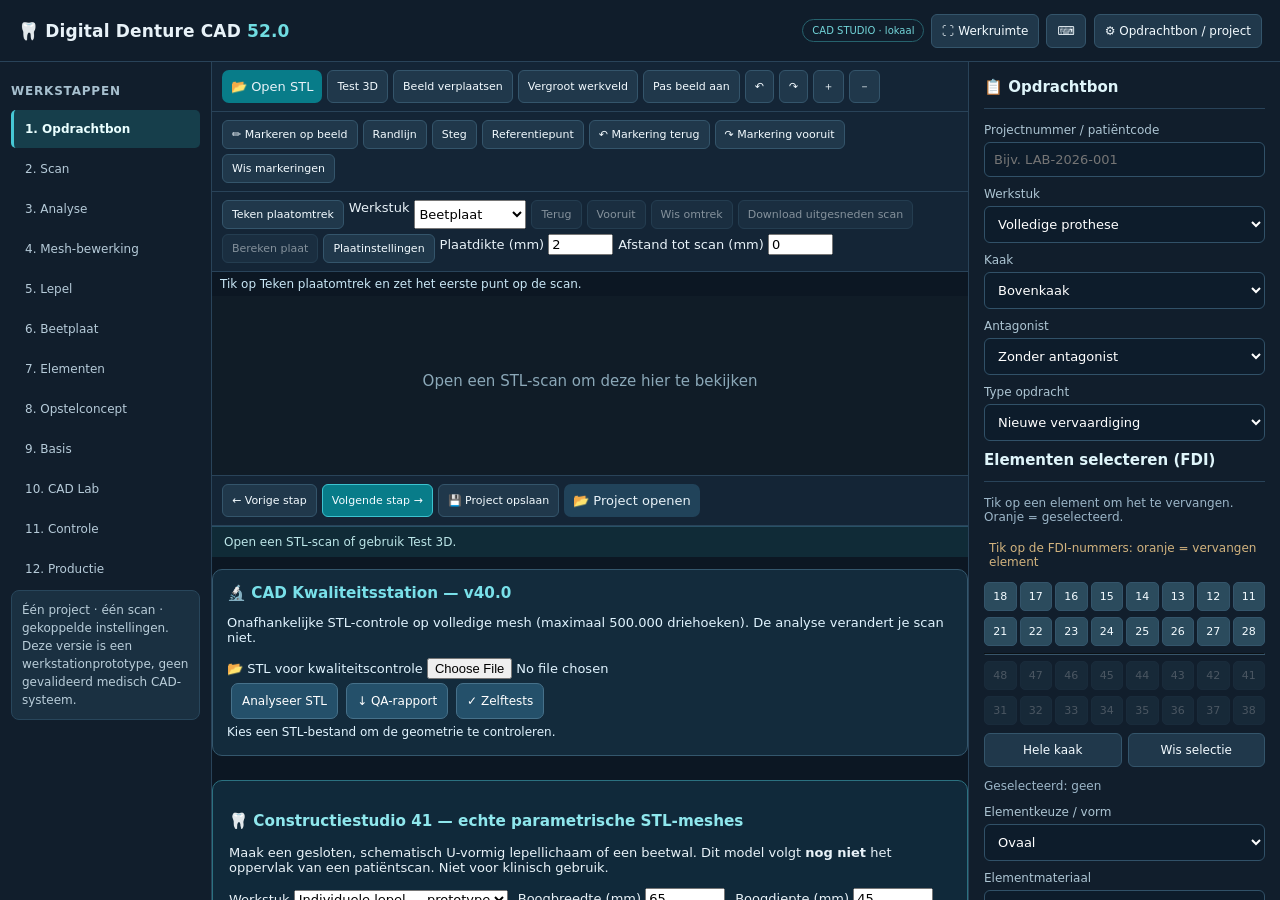
<file: Digital_Denture_CAD_52_0_Plaat_zonder_extra_rand.html>
<!doctype html><html lang="nl"><head><meta charset="utf-8"><meta name="viewport" content="width=device-width,initial-scale=1,viewport-fit=cover"><title>Digital Denture CAD 52.0 — Plaatdikte en scanruimte</title><style>
*{box-sizing:border-box}body{margin:0;background:#0b1723;color:#e9f3fa;font:14px system-ui,-apple-system,sans-serif}header{padding:13px 15px;background:#142d40;display:flex;justify-content:space-between;align-items:center;gap:8px}header b{font-size:16px}button,input,select{font:inherit}button{border:1px solid #426b83;background:#21435a;color:#f3fbff;border-radius:8px;padding:10px;cursor:pointer}button.active,.primary{background:#087c89;border-color:#56c9d5}button:disabled{opacity:.5}main{display:grid;grid-template-columns:240px minmax(0,1fr) 270px;min-height:calc(100dvh - 60px)}aside{background:#12283a;padding:12px;overflow-y:auto}aside h3{margin:8px 0 12px}.step{display:block;width:100%;text-align:left;margin-bottom:6px}.step.active{background:#0c7380}.workspace{min-width:0;display:flex;flex-direction:column}.toolbar{display:flex;gap:6px;flex-wrap:wrap;padding:8px;background:#1b3547}.toolbar button{padding:8px 10px}#viewport{position:relative;flex:1;min-height:400px;height:64dvh;background:#0d1d2a;touch-action:none}#canvas{display:block;width:100%;height:100%;touch-action:none}#status{padding:10px;background:#19364a;color:#b8e8f3;font-size:12px}#info{padding:9px;color:#b5c7d4;font-size:12px}.panel{display:none}.panel.active{display:block}.field{margin:10px 0}.field label{display:block;color:#b9cedb;font-size:12px;margin-bottom:5px}.field input,.field select{width:100%;padding:10px;border-radius:7px;border:1px solid #3b6279;background:#0b2233;color:white}.check{display:flex;gap:8px;align-items:center;margin:9px 0}.check input{width:auto}.note{padding:10px;background:#243e4e;color:#d3e3ec;border-radius:8px;font-size:12px;line-height:1.5}.toothrow{display:flex;gap:3px;justify-content:center;flex-wrap:nowrap;margin:6px 0}.tooth{flex:1;min-width:0;padding:7px 0;font-size:11px;border-radius:5px;background:#2b4b5d}.tooth.selected{background:#d28a36;color:#111d26;font-weight:800;border-color:#ffcd78}.tooth.off{opacity:.25}.toothsection{margin:12px 0;padding:10px;background:#1b3445;border-radius:10px}#toothmap{margin:8px 0}.actions{display:flex;gap:6px;flex-wrap:wrap}.actions button{flex:1}.sub{font-size:12px;color:#9cb6c8}.hide{display:none!important}#mobileNav{display:none}#output{white-space:pre-wrap;overflow-wrap:anywhere;font:11px ui-monospace,monospace;color:#c1e5ec} @media(max-width:850px){main{display:block}aside{padding:8px}#left{display:none}#right{padding:12px}#mobileNav{display:flex;overflow-x:auto;gap:5px;padding:7px;background:#132c40}#mobileNav button{flex:0 0 auto;padding:9px}#viewport{height:55dvh;min-height:320px}header b{font-size:14px}}
#drawlayer{position:absolute;inset:0;width:100%;height:100%;z-index:4;touch-action:none;display:none}#viewport.marking #drawlayer{display:block}.annotationtools{display:flex;gap:6px;flex-wrap:wrap;padding:8px;background:#1b3547}.annotationtools button{padding:7px;font-size:12px}.annotationtools button.active{background:#087c89}#stepSummary{padding:10px;background:#0e3441;border-left:3px solid #48b5be;font-size:12px;line-height:1.6}#toothLegend{font-size:12px;color:#d2b37e;padding:5px} 

/* CAD Studio 8: integrated workstation skin */
:root{--bg:#0a111b;--surface:#111e2c;--surface2:#17283a;--line:#294359;--accent:#46c8d5;--ink:#e8f2f8;--muted:#9fb5c6}
body{background:var(--bg);color:var(--ink);font-family:Inter,system-ui,-apple-system,Segoe UI,sans-serif;font-size:13px}
header{height:62px;background:#101d2b;border-bottom:1px solid var(--line);padding:10px 18px;box-shadow:0 2px 14px #0003}
header b{letter-spacing:.15px;font-size:17px}header button{font-size:12px}
main{height:calc(100dvh - 62px);min-height:0;grid-template-columns:212px minmax(0,1fr) 312px}
aside{background:#111e2c;border-right:1px solid var(--line);padding:14px 11px}#right{border-left:1px solid var(--line);border-right:0;padding:16px 15px}
aside h3{font-size:12px;letter-spacing:.8px;text-transform:uppercase;color:#a7c0cf}
.step{border:0;border-left:3px solid transparent;background:transparent;border-radius:5px;padding:12px 11px;margin:2px 0;color:#b6cbd9;font-size:12px;transition:background .15s}
.step:hover{background:#1d3547}.step.active{background:#163e4b;border-left-color:var(--accent);color:#eaffff;font-weight:650}
.workspace{background:#0c1723;overflow:hidden;min-height:0}.toolbar,.annotationtools{background:#142536;border-bottom:1px solid #294359;padding:8px 10px;gap:5px}
button{background:#20384b;border:1px solid #34556b;border-radius:6px;padding:9px 10px;font-size:12px}button:hover{filter:brightness(1.15)}button.active,.primary{background:#087c89;border-color:#3dc3d0}
.toolbar button,.annotationtools button{padding:7px 9px;font-size:11px}
#viewport{min-height:180px;height:auto;flex:1;background:radial-gradient(ellipse at center,#17283a,#08111c 75%);border-bottom:1px solid #294359}
#status{background:#102b37;border-top:1px solid #285166;color:#bce6e8;padding:8px 12px}#info{padding:7px 12px;color:#819dae}#stepSummary{padding:9px 12px;background:#0f2b35}
.panel h3{color:#dff5fa;font-size:15px;letter-spacing:0;text-transform:none;border-bottom:1px solid #294359;padding-bottom:12px;margin:0 0 14px}
.field label{color:#adc5d3}.field input,.field select{background:#0d1c2b;border-color:#315168;border-radius:6px;padding:9px}
.note{background:#1a3041;border:1px solid #28465b;color:#b9cdd9}.toothsection{background:#192c3d}
#studioTools{display:flex;align-items:center;gap:7px;margin-left:auto}#studioTools button{white-space:nowrap}
#studioTools .studioBadge{color:#72d5d9;font-size:10px;border:1px solid #26626d;border-radius:12px;padding:5px 9px}
body.focus main{grid-template-columns:0 minmax(0,1fr) 0}body.focus #left,body.focus #right{visibility:hidden;overflow:hidden;padding:0;border:0}
body.focus #viewport{min-height:0}
@media(max-width:1050px) and (min-width:851px){main{grid-template-columns:170px minmax(0,1fr) 260px}#studioTools .studioBadge{display:none}}
@media(max-width:850px){header{height:auto;min-height:58px;padding:8px 10px;gap:7px;flex-wrap:wrap}header b{font-size:14px}main{height:auto;min-height:calc(100dvh - 112px);display:flex;flex-direction:column}#mobileNav{position:sticky;top:0;z-index:12;background:#132536;border-bottom:1px solid var(--line)}#mobileNav button{font-size:11px}#left{display:none}#right{visibility:visible!important;padding:14px 12px!important;border:0!important;overflow:visible!important}#viewport{height:53dvh;min-height:300px;flex:none}body.focus #right{display:none}body.focus #viewport{height:75dvh}#studioTools{margin-left:0}#studioTools .studioBadge{display:none}.annotationtools{max-height:82px;overflow-y:auto}.toolbar{max-height:96px;overflow-y:auto}}
@media(max-width:850px){#right{max-height:none}#mobileNav{position:sticky;top:0;z-index:10}#viewport{height:48dvh;min-height:280px}.toolbar{gap:4px}.toolbar button{padding:9px 11px}#stepSummary{font-size:11px}}
#viewport:focus-within{outline:1px solid #55d8f5}

body.large-view #viewport { min-height:82dvh; height:82dvh; }
#panView[aria-pressed="true"], #largeView[aria-pressed="true"] { background:#087c89; border-color:#56c9d5; }
#canvas.pan-view { cursor:grab; }
#canvas.pan-view:active { cursor:grabbing; }
#scanWebGL{position:absolute;inset:0;width:100%;height:100%;pointer-events:none}#canvas{position:relative} #canvas.gpu-active{opacity:0}</style><style id="quality-style">#qualityStation{background:#132b3c;border:1px solid #34576d;border-radius:10px;padding:14px;margin:12px 0;color:#e1f4ff}#qualityStation h3{margin:0 0 10px;color:#79e0e9}#qualityStation button{margin:4px;background:#24506a;color:white;border:1px solid #46718a;border-radius:7px;padding:10px}#qualityStation .readout{font-size:12px;white-space:normal;line-height:1.5}#qualityStation .warning{color:#f8cb8a}</style><style>
#viewport.contour-visible #drawlayer,#viewport.contour-mode #drawlayer{display:block;pointer-events:none}
#viewport.contour-mode #drawlayer,#viewport.marking #drawlayer{pointer-events:auto}
#contourStatus{padding:5px 8px;color:#c9e7f6;font-size:12px}
#contourToggle[aria-pressed=true]{background:#087c89}
.plateDownload{display:inline-flex;align-items:center;padding:7px 10px;border-radius:7px;background:#087c89;color:white;font-weight:600;text-decoration:none}
.plateDownload[hidden]{display:none}
#contourStatus[data-error=true]{color:#ffc28a}
</style></head><body><header><b>🦷 Digital Denture CAD <span style="color:#70dce1">52.0</span></b><div id="studioTools"><span class="studioBadge">CAD STUDIO · lokaal</span><button id="focusBtn" title="Vergroot 3D-werkruimte">⛶ Werkruimte</button><button id="studioHelp" title="Sneltoetsen">⌨</button></div><button id="projectBtn">⚙️ Opdrachtbon / project</button></header>
<div id="mobileNav"></div><main><aside id="left"><h3>Werkstappen</h3><div id="steps"></div><div class="note">Één project · één scan · gekoppelde instellingen. Deze versie is een werkstationprototype, geen gevalideerd medisch CAD-systeem.</div></aside>
<section class="workspace"><div class="toolbar"><label style="background:#087c89;padding:9px;border-radius:7px;cursor:pointer">📂 Open STL <input id="file" type="file" accept=".stl" style="display:none"></label><button id="demo">Test 3D</button><button id="panView" aria-pressed="false">Beeld verplaatsen</button><button id="largeView" aria-pressed="false">Vergroot werkveld</button><button id="fit">Pas beeld aan</button><button id="leftBtn">↶</button><button id="rightBtn">↷</button><button id="zoomIn">＋</button><button id="zoomOut">－</button></div><div class="annotationtools"><button id="markToggle">✏️ Markeren op beeld</button><button id="markBoundary">Randlijn</button><button id="markBar">Steg</button><button id="markReference">Referentiepunt</button><button id="markUndo">↶ Markering terug</button><button id="markRedo">↷ Markering vooruit</button><button id="markClear">Wis markeringen</button></div><div class="annotationtools" aria-label="Plaatomtrek">
<button id="contourToggle" type="button" aria-pressed="false">Teken plaatomtrek</button>
<label for="contourKind">Werkstuk</label>
<select id="contourKind"><option value="beetplaat">Beetplaat</option><option value="lepel">Lepel</option><option value="basis">Protheseplaat</option></select>
<button id="contourUndo" type="button" disabled>Terug</button>
<button id="contourRedo" type="button" disabled>Vooruit</button>
<button id="contourClear" type="button" disabled>Wis omtrek</button>
<button id="contourCrop" type="button" disabled>Download uitgesneden scan</button>
<button id="contourBuild" type="button" disabled>Bereken plaat</button>
<a id="contourDownload" class="plateDownload" hidden>↓ Download plaat-STL</a>
<button id="contourSettings" type="button">Plaatinstellingen</button>
<label>Plaatdikte (mm) <input id="contourThickness" type="number" min="1.5" max="10" step=".1" value="2" style="width:5em"></label>
<label>Afstand tot scan (mm) <input id="contourRelief" type="number" min="0" max="3" step=".1" value="0" style="width:5em"></label>
</div><div id="contourStatus" role="status">Tik op Teken plaatomtrek en zet het eerste punt op de scan.</div>
<div id="viewport"><canvas id="scanWebGL" aria-hidden="true"></canvas><canvas id="canvas" aria-label="Interactieve 3D STL weergave"></canvas><canvas id="drawlayer"></canvas></div><div class="toolbar"><button id="prevStep">← Vorige stap</button><button id="nextStep" class="primary">Volgende stap →</button><button id="saveScene">💾 Project opslaan</button><label style="background:#21435a;padding:9px;border-radius:7px;cursor:pointer">📂 Project openen<input id="openScene" type="file" accept=".json" style="display:none"></label></div><div id="status">Open een STL-scan of gebruik Test 3D.</div><section id="qualityStation"><h3>🔬 CAD Kwaliteitsstation — v40.0</h3><p>Onafhankelijke STL-controle op volledige mesh (maximaal 500.000 driehoeken). De analyse verandert je scan niet.</p><label>📂 STL voor kwaliteitscontrole <input id="qaFile" type="file" accept=".stl" style="max-width:100%"></label><div><button id="qaRun">Analyseer STL</button><button id="qaDownload">↓ QA-rapport</button><button id="qaTests">✓ Zelftests</button></div><div id="qaResult" class="readout">Kies een STL-bestand om de geometrie te controleren.</div><div id="qaTestResult" class="readout"></div></section><section id="construction41" style="padding:16px;background:#10293a;border:1px solid #2b7180;border-radius:10px;margin:12px 0"><h3 style="color:#8fe7ed">🦷 Constructiestudio 41 — echte parametrische STL-meshes</h3><p>Maak een gesloten, schematisch U-vormig lepellichaam of een beetwal. Dit model volgt <b>nog niet</b> het oppervlak van een patiëntscan. Niet voor klinisch gebruik.</p><div style="display:flex;flex-wrap:wrap;gap:10px;align-items:end"><label>Werkstuk <select id="c41Type"><option value="tray">Individuele lepel — prototype</option><option value="rim">Beetwal — prototype</option></select></label><label>Boogbreedte (mm) <input id="c41Width" type="number" min="35" max="100" value="65" style="width:80px"></label><label>Boogdiepte (mm) <input id="c41Depth" type="number" min="20" max="85" value="45" style="width:80px"></label><label>Profielbreedte (mm) <input id="c41Profile" type="number" min="4" max="25" value="12" style="width:80px"></label><label>Hoogte (mm) <input id="c41Height" type="number" min="2" max="22" value="10" style="width:80px"></label></div><div style="margin:10px 0"><button id="c41Build" class="primary">Genereer 3D</button><button id="c41Export">↓ STL export</button><button id="c41Test">✓ Geometrietests</button></div><canvas id="c41Canvas" width="760" height="340" style="width:100%;max-height:340px;background:#081522;border-radius:8px;touch-action:pan-y"></canvas><pre id="c41Status" style="white-space:pre-wrap;color:#c8e2e7;font-size:12px">Kies Genereer 3D.</pre></section><section id="repair42" style="background:#10293a;border:1px solid #287c88;border-radius:10px;padding:16px;margin:12px 0"><h3>🛠 Mesh Repair 42 — echte STL-reiniging</h3><p>Importeer een STL, verwijder nuloppervlak-driehoeken en dubbele facetten. De scan wordt niet automatisch dichtgemaakt; inspecteer het resultaat voor productie.</p><input id="r42File" type="file" accept=".stl"><div style="display:flex;gap:8px;flex-wrap:wrap;margin:10px 0"><button id="r42Analyze">Analyseer</button><button id="r42Repair" class="primary">Reinig mesh</button><button id="r42Undo" disabled>↶ Ongedaan maken</button><button id="r42Redo" disabled>↷ Opnieuw</button><button id="r42Export" disabled>↓ Gereinigde STL</button><button id="r42Tests">✓ Zelftests</button></div><pre id="r42Output" style="white-space:pre-wrap;font-size:12px;color:#c5e6e8">Nog geen bestand geladen.</pre></section><div id="stepSummary">Projectinstellingen en scan zijn gekoppeld aan de werkstappen.</div><div id="scanResolution" role="status" style="padding:4px 9px;font-size:12px"></div><div id="info">Open een STL om de actieve scanweergave te zien.</div></section>
<aside id="right">
<section class="panel active" data-panel="project"><h3>📋 Opdrachtbon</h3><div class="field"><label>Projectnummer / patiëntcode</label><input id="caseName" placeholder="Bijv. LAB-2026-001"></div><div class="field"><label>Werkstuk</label><select id="work"><option value="lepel">Individuele lepel</option><option value="beetplaat">Beetplaat</option><option value="prothese" selected>Volledige prothese</option><option value="partieel">Partiële prothese / elementen vervangen</option></select></div><div class="field"><label>Kaak</label><select id="jaw"><option value="boven">Bovenkaak</option><option value="onder">Onderkaak</option><option value="beide">Boven- en onderkaak</option></select></div><div class="field"><label>Antagonist</label><select id="ant"><option value="geen">Zonder antagonist</option><option value="aanwezig">Met antagonist</option></select></div><div class="field"><label>Type opdracht</label><select id="orderType"><option>Nieuwe vervaardiging</option><option>Vervanging bestaande elementen</option><option>Reparatie / uitbreiding</option><option>Duplicaatprothese</option></select></div><h3>Elementen selecteren (FDI)</h3><p class="sub">Tik op een element om het te vervangen. Oranje = geselecteerd.</p><div id="toothLegend">Tik op de FDI-nummers: oranje = vervangen element</div><div id="toothmap"></div><div class="actions"><button id="selectJaw">Hele kaak</button><button id="clearTeeth">Wis selectie</button></div><p id="selection" class="sub"></p><div class="field"><label>Elementkeuze / vorm</label><select id="toothShape"><option>Ovaal</option><option>Vierkant</option><option>Driehoekig</option><option>Individueel</option></select></div><div class="field"><label>Elementmateriaal</label><select id="toothMaterial"><option>PMMA</option><option>Composiet</option><option>Voorgefabriceerd</option></select></div><div class="note">Voorbeeld van een digitale opdrachtbon. Tandvorm, kleur en materiaal volgen later als echte CAD-keuzes.</div></section>
<section class="panel" data-panel="scan"><h3>📐 Scan</h3><p>Importeer een STL, draai met één vinger en zoom met twee vingers.</p><div class="field"><label>Scanweergave</label><select id="renderMode"><option value="solid">Massief (ondoorzichtig)</option><option value="light">Licht model</option></select></div><div class="note">Dit is een lokale STL-viewer; scanreparatie en exacte oppervlakteberekeningen zijn nog niet beschikbaar.</div></section>
<section class="panel" data-panel="analyse"><h3>🔍 Analyse</h3><div class="field"><label>Occlusievlak bepaald?</label><select id="occlusalPlane"><option value="niet">Nog niet</option><option value="handmatig">Handmatig gecontroleerd</option></select></div><div class="field"><label>Invoerrichting</label><select id="analysisInsertion"><option>Automatisch nog niet beschikbaar</option><option>Handmatig beoordeeld</option></select></div><label class="check"><input id="undercuts" type="checkbox"> Ondersnijdingen beoordeeld</label><label class="check"><input id="landmarks" type="checkbox"> Anatomische referentiepunten beoordeeld</label><div class="note">Anatomische referenties: omslagplooi, frenula, tubera, retromolaire gebieden, ondercuts, implantaat-steg. Automatische detectie is nog niet geïmplementeerd.</div><p class="sub">Markeringen moeten uiteindelijk aan 3D-coördinaten worden gekoppeld, niet alleen aan schermpixels.</p></section>
<section class="panel" data-panel="mesh"><h3>🛠 Mesh-gereedschap</h3><p class="sub">Eigen gereedschappen geïnspireerd op Meshmixer. Geen ingebouwde Autodesk Meshmixer-app.</p><button id="meshInspect" style="width:100%">🔎 Analyseer mesh</button><div id="meshStats" class="note" style="margin:8px 0">Laad eerst een STL-scan.</div><div class="field"><label>Uniform schalen (factor)</label><input type="number" id="meshScale" min="0.01" max="100" step="0.01" value="1.00"></div><button id="meshApplyScale">Schaal toepassen</button><div class="field"><label>Spiegelen</label><select id="meshAxis"><option value="0">X-as</option><option value="1">Y-as</option><option value="2">Z-as</option></select></div><button id="meshMirror">Spiegelen</button><button id="meshFlip">Normaalrichting omkeren</button><div class="field"><label>Verplaatsen X / Y / Z (mm)</label><div style="display:flex;gap:5px"><input id="moveX" type="number" step="0.5" value="0" style="min-width:0;width:33%"><input id="moveY" type="number" step="0.5" value="0" style="min-width:0;width:33%"><input id="moveZ" type="number" step="0.5" value="0" style="min-width:0;width:33%"></div></div><button id="meshMove">↔ Verplaats scan (3D)</button><div class="field"><label>Rotatie-as en graden</label><div style="display:flex;gap:5px"><select id="rotateAxis" style="width:45%"><option value="0">X-as</option><option value="1">Y-as</option><option value="2" selected>Z-as</option></select><input id="rotateDegrees" type="number" step="5" value="15" style="width:55%"></div></div><button id="meshRotate">⟳ Roteer scan (3D)</button><button id="meshQA" style="width:100%;margin-top:8px">✓ Controleer volledige bronmesh</button><div id="meshQAResult" class="note" style="white-space:pre-wrap;margin:8px 0">Kwaliteitscontrole werkt op alle driehoeken, niet alleen de preview.</div><div class="actions" style="margin-top:10px"><button id="meshUndo">↶ Terug</button><button id="meshRedo">↷ Vooruit</button></div><button id="meshExportFull" class="primary" style="width:100%;margin-top:12px">↓ Volledige STL exporteren (zonder uitdunnen)</button><button id="meshExport" style="width:100%;margin-top:12px">↓ Bewerkte preview als STL</button><div class="note" style="margin-top:10px">Let op: grote STL-scans worden alleen voor de viewer uitgedund tot maximaal 24.000 driehoeken. De preview-export blijft uitgedund. Gebruik de nieuwe volledige-resolutie-export voor schaal-, spiegel- en normaalrichtingbewerkingen. <b>Geen klinische of productievalidering.</b> Meshmixer-functies zoals remesh, hollow, sculpt, boolean, watertight repair en offset zijn nog niet geïmplementeerd.</div></section>
<section class="panel" data-panel="lepel"><h3>🥄 Individuele lepel</h3><div class="field"><label>Ruimte voor afdrukmateriaal (mm)</label><input id="spacer" type="number" min="0" max="8" step=".25" value="2"></div><div class="field"><label>Lepeldikte (mm)</label><input id="thickness" type="number" min="1.5" max="10" step=".1" value="2.5"></div><div class="field"><label>Randafstand tot omslagplooi (mm)</label><input id="border" type="number" min="0" max="10" step=".25" value="2"></div><div class="field"><label>Invoerrichting</label><select id="insertion"><option>Automatisch (nog niet berekend)</option><option>Occlusaal</option><option>Handmatig instellen (nog niet beschikbaar)</option></select></div><div class="field"><label>Randafwerking</label><select id="edge"><option>Afgerond</option><option>Recht</option><option>Versterkt</option></select></div><div class="field"><label>Handvat</label><select id="handle"><option>Centraal</option><option>Anterior schuin</option><option>Geen</option></select></div><label class="check"><input type="checkbox" id="stops" checked> Weefselstops</label><label class="check"><input type="checkbox" id="grip"> Retentieribbels</label><label class="check"><input type="checkbox" id="perforated"> Geperforeerde lepel</label><label class="check"><input type="checkbox" id="barRelief"> Extra relief bij stegconstructie</label><div class="field"><label>Extra steg-relief (mm)</label><input id="barSpace" type="number" min="0" max="8" step=".25" value="1"></div><div class="note">Bij een getekende omtrek bepaalt Afstand tot scan de ruimte. De lepelinstelling voor afdrukruimte geldt bij een vooraf uitgesneden STL.</div><div class="note">Teken en sluit de plaatomtrek op de scan. Je kunt ook een vooraf uitgesneden STL met één open buitenrand laden. Controleer de richting van de opbouw.</div>
<label class="check"><input type="checkbox" id="lepelReverse"> Opbouwrichting omkeren</label>
<button id="lepelShell">Genereer scanvolgende lepel</button>
<a id="lepelSave" class="plateDownload" hidden>↓ Download plaat-STL</a>
<pre id="lepelStatus" aria-live="polite" style="white-space:pre-wrap"></pre></section>
<section class="panel" data-panel="beetplaat"><h3>📏 Beetplaat</h3><div class="field"><label>Basisdikte (mm)</label><input id="biteBase" type="number" min="1.5" max="10" step=".1" value="2"></div><div class="field"><label>Walbreedte (mm)</label><input id="rimWidth" type="number" step=".25" value="7"></div><div class="field"><label>Walhoogte (mm)</label><input id="rimHeight" type="number" step=".5" value="10"></div><label class="check"><input type="checkbox" id="biteHandle"> Handvat toevoegen</label><div class="note">Parameters worden bewaard; automatische beetwalconstructie is nog niet beschikbaar.</div><div class="note">Teken en sluit de plaatomtrek op de scan. Je kunt ook een vooraf uitgesneden STL met één open buitenrand laden. Controleer de richting van de opbouw.</div>
<div class="field"><label for="biteFit">Aansluiting op de kaak</label><select id="biteFit">
<option value="exact">Exact op scan · zonder uitblokken</option>
<option value="block">Uitblokken langs de STL-Z-as</option>
</select></div>
<div class="field"><label for="biteDraft">Uitblokhoek (0–10°)</label><input id="biteDraft" type="number" min="0" max="10" step="0.1" value="0" disabled></div>
<label class="check"><input type="checkbox" id="beetplaatReverse"> Opbouwrichting omkeren</label>
<button id="beetplaatShell">Genereer scanvolgende beetplaat</button>
<a id="beetplaatSave" class="plateDownload" hidden>↓ Download plaat-STL</a>
<pre id="beetplaatStatus" aria-live="polite" style="white-space:pre-wrap"></pre></section>
<section class="panel" data-panel="tanden"><h3>🦷 Elementen</h3><p>De gekozen FDI-elementen staan in de opdrachtbon.</p><div class="field"><label>Tandkleur</label><select id="shade"><option>A1</option><option selected>A2</option><option>A3</option><option>A3.5</option><option>B1</option><option>B2</option><option>C2</option><option>D2</option></select></div><div class="field"><label>Elementbibliotheek</label><select id="library"><option>Algemene voorbeeldbibliotheek (nog niet geladen)</option></select></div><div class="note">Nog geen echte 3D-tandbibliotheek, opstelling of occlusieberekening. Commerciële bibliotheken vereisen toestemming/licentie.</div></section>
<section class="panel" data-panel="opstelling"><h3>🦷 Opstelconcept & tandboog</h3><div class="note">Interactieve 2D-opstelplanner: selecteer een concept, tandvorm en element. Verplaats tanden in de boog. Dit is nog geen 3D-tandopstelling of occlusieberekening.</div>
<div class="field"><label>Occlusie- / opstelconcept</label><select id="occlConcept"><option value="gysi">Gysi – bilateraal gebalanceerd, anatomisch</option><option value="gerber">Gerber – lingualiseerde / condyloforme benadering</option><option value="lingual">Lingualiseerde occlusie</option><option value="monoplane">Monoplane / vlak</option><option value="custom">Individueel / handmatig</option></select></div>
<div class="field"><label>Tandfamilie (referentie; geen commerciële 3D-mesh inbegrepen)</label><select id="toothFamily"><option value="generic">Eigen generieke demonstratietanden</option><option value="phonares_typ">Ivoclar SR Phonares II Typ — referentie</option><option value="phonares_lingual">Ivoclar SR Phonares II Lingual — referentie</option><option value="vivodent">Ivoclar SR Vivodent / Orthotyp — referentie</option><option value="kulzer">Kulzer Pala Mondial / Delara — referentie</option></select></div>
<div class="field"><label>Fronttandvorm</label><select id="anteriorShape"><option value="oval">Ovaal / soft</option><option value="square">Vierkant / bold</option><option value="tapered">Driehoekig / tapered</option></select></div>
<div class="field"><label>Boogvorm</label><select id="archForm"><option value="oval">Ovaal</option><option value="square">Breed / U-vorm</option><option value="tapered">Smal / V-vorm</option></select></div>
<div class="field"><label>Op te stellen kaak</label><select id="setupJaw"><option value="upper">Bovenkaak</option><option value="lower">Onderkaak</option></select></div>
<div class="field"><label>Boogbreedte <span id="archWidthValue">100%</span></label><input id="archWidth" type="range" min="70" max="135" value="100"></div>
<div class="field"><label>Boogdiepte <span id="archDepthValue">100%</span></label><input id="archDepth" type="range" min="70" max="135" value="100"></div>
<svg id="archSvg" viewBox="0 0 320 250" style="display:block;width:100%;background:#0a1c2a;border:1px solid #416073;border-radius:10px;touch-action:none"><path id="archGuide" d="" fill="none" stroke="#6b91a5" stroke-width="1.5" stroke-dasharray="4 5"/><g id="teethDraw"></g><text x="160" y="237" text-anchor="middle" fill="#9cb6c8" font-size="10">Schematische occlusale aanzicht · sleep een tand</text></svg>
<div id="activeTooth" class="note" style="margin-top:8px">Tik op een tand om hem te selecteren.</div><div class="actions" style="margin-top:8px"><button id="setupUndo">↶ Undo</button><button id="setupRedo">↷ Redo</button><button id="setupReset">Herstel boog</button></div>
<div class="field"><label>Actieve tand: mesio-distaal (mm, schematisch)</label><input id="toothX" type="range" min="-20" max="20" value="0" step="1"></div><div class="field"><label>Actieve tand: bucco-linguaal (mm, schematisch)</label><input id="toothY" type="range" min="-20" max="20" value="0" step="1"></div>
<button id="exportSetup" class="primary" style="width:100%">↓ Exporteer opstelplan (JSON)</button><div class="note" style="margin-top:8px">Gerber, Gysi en tandfabrikanten zijn hier referentiekeuzes. Dit programma bevat geen gelicentieerde tandbibliotheken en berekent geen klinisch geldige contacten.</div></section><section class="panel" data-panel="basis"><h3>🦷 Prothesebasis</h3><div class="field"><label>Scheidingslijn tanden / gingiva</label><select id="splitLine"><option value="nog">Nog niet gedefinieerd</option><option value="handmatig">Handmatig beoordeeld</option></select></div><div class="field"><label>Verbinding tussen elementen en basis</label><select id="coupling"><option value="socket">Uitsparingen / sockets</option><option value="connector">Connectoren</option><option value="monoblock">Monoblock (geen scheiding)</option></select></div><label class="check"><input type="checkbox" id="sculptReview"> Gingivavormgeving gecontroleerd</label><div class="field"><label>Minimale basisdikte (mm)</label><input id="baseThickness" type="number" min="1.5" max="10" step=".1" value="2"></div><label class="check"><input type="checkbox" id="gingiva" checked> Gingivacontour gewenst</label><div class="note">Teken een gesloten omtrek op de scan voor een protheseplaat.</div>
<label class="check"><input type="checkbox" id="basisReverse"> Opbouwrichting omkeren</label>
<button id="basisShell">Genereer scanvolgende protheseplaat</button>
<a id="basisSave" class="plateDownload" hidden>↓ Download plaat-STL</a>
<pre id="basisStatus" aria-live="polite" style="white-space:pre-wrap"></pre></section>
<section class="panel" data-panel="engineering"><h3>🧪 CAD Lab 20.0 — geometrie</h3><p class="sub">Technische testmodule met echte STL-geometrie. Geen klinisch gevalideerde tandbibliotheek of automatische opstelling op de scan.</p><h3>STL-kwaliteitscontrole</h3><label class="field">STL voor QA <input id="qaFile" type="file" accept=".stl"></label><button id="qaRun" class="primary" style="width:100%">Controleer geladen STL</button><div id="qaResult" class="note" style="margin:10px 0">Importeer een STL voor een geometrische analyse.</div><h3>Parametrische 3D-elementen</h3><div class="field"><label>Kaak</label><select id="labJaw"><option value="upper">Bovenkaak</option><option value="lower">Onderkaak</option><option value="both">Beide kaken</option></select></div><div class="field"><label>Opstelconcept (referentielabel)</label><select id="labConcept"><option>Gysi</option><option>Gerber</option><option>Lingualized</option><option>Monoplane</option></select></div><div class="field"><label>Boogbreedte (mm)</label><input id="labWidth" type="number" min="30" max="90" value="58"></div><div class="field"><label>Boogdiepte (mm)</label><input id="labDepth" type="number" min="15" max="70" value="42"></div><div class="field"><label>Elementhoogte (mm)</label><input id="labHeight" type="number" min="4" max="20" value="9"></div><div class="actions"><button id="labPreview">Bekijk 3D-opstelling</button><button id="labExport" class="primary">Exporteer STL</button></div><canvas id="labCanvas" width="600" height="300" style="width:100%;background:#101c27;border:1px solid #345;border-radius:8px;touch-action:none"></canvas><div id="labResult" class="note" style="margin:10px 0">Deze geometrie is een technisch, anatomisch vereenvoudigd proefmodel; niet geschikt voor patiënten.</div><button id="labSelfTest">▶ Voer zelftests uit</button><div id="labTests" class="note" style="margin-top:8px"></div></section><section class="panel" data-panel="controle"><h3>✓ Controle</h3><div id="checks" class="note"></div><button id="runChecks">Projectgegevens controleren</button></section>
<section class="panel" data-panel="productie"><h3>📦 Productie & export</h3><button id="exportSource" style="width:100%;margin-bottom:8px">↓ Geïmporteerde scan als STL (referentie)</button><p class="sub">Dit is uitsluitend de originele scan, niet de ontworpen prothese.</p><div class="field"><label>Productieworkflow</label><select id="manufacturing"><option value="monoblock">Monoblock: basis + elementen samen</option><option value="separate">Basis en elementen afzonderlijk</option><option value="milled-reduction">Basis voor gefreesde reductie</option><option value="manual-reduction">Basis voor handmatige reductie</option></select></div><div class="field"><label>Bestemming</label><select id="destination"><option value="printer">3D-printer</option><option value="milling">Freescentrum</option></select></div><label class="check"><input type="checkbox" class="out" value="monoblock" checked> Monoblock.stl</label><label class="check"><input type="checkbox" class="out" value="basis" checked> Basis.stl</label><label class="check"><input type="checkbox" class="out" value="elementen" checked> Elementen.stl</label><label class="check"><input type="checkbox" class="out" value="losse_elementen"> Losse elementen per FDI</label><button class="primary" id="saveProject" style="width:100%">↓ Project + exportplan (JSON)</button><p class="sub">Gebaseerd op 3Shape/exocad-productieworkflows. Dit is een bestandsplan, geen echte STL-export. De STL's worden pas beschikbaar na implementatie van geometriegeneratie.</p><div id="output"></div></section>
</aside></main><script>
(()=>{'use strict';const $=id=>document.getElementById(id);
let currentStep='project';const modules=[['project','Opdrachtbon'],['scan','Scan'],['analyse','Analyse'],['mesh','Mesh-bewerking'],['lepel','Lepel'],['beetplaat','Beetplaat'],['tanden','Elementen'],['opstelling','Opstelconcept'],['basis','Basis'],['engineering','CAD Lab'],['controle','Controle'],['productie','Productie']];
function show(m){currentStep=m;for(const p of document.querySelectorAll('.panel'))p.classList.toggle('active',p.dataset.panel===m);for(const b of document.querySelectorAll('[data-step]'))b.classList.toggle('active',b.dataset.step===m)}
for(const [i,[id,title]] of modules.entries()){const b=document.createElement('button');b.className='step';b.dataset.step=id;b.textContent=(i+1)+'. '+title;b.onclick=()=>show(id);$('steps').appendChild(b);const mb=b.cloneNode(true);mb.onclick=()=>{show(id);$('right').scrollIntoView({behavior:'smooth',block:'start'})};$('mobileNav').appendChild(mb)}
$('projectBtn').onclick=()=>{show('project');$('right').scrollIntoView({behavior:'smooth'})};
const rows=[[18,17,16,15,14,13,12,11],[21,22,23,24,25,26,27,28],[48,47,46,45,44,43,42,41],[31,32,33,34,35,36,37,38]],selected=new Set();
const toothmap=$('toothmap');for(let i=0;i<4;i++){if(i===2){let line=document.createElement('hr');line.style.borderColor='#38556a';toothmap.appendChild(line)}const row=document.createElement('div');row.className='toothrow';for(const id of rows[i]){const b=document.createElement('button');b.className='tooth';b.textContent=id;b.dataset.tooth=id;b.onclick=()=>{selected.has(id)?selected.delete(id):selected.add(id);updateTeeth()};row.appendChild(b)}toothmap.appendChild(row)}
function updateTeeth(){const jaw=$('jaw').value;for(const b of document.querySelectorAll('[data-tooth]')){const id=+b.dataset.tooth,valid=jaw==='beide'||(id<30?jaw==='boven':jaw==='onder');b.disabled=!valid;b.classList.toggle('off',!valid);b.classList.toggle('selected',selected.has(id));}const ids=[...selected].sort((a,b)=>a-b);$('selection').textContent='Geselecteerd: '+(ids.join(', ')||'geen');}
$('jaw').onchange=()=>{for(const id of [...selected])if($('jaw').value!=='beide'&&(($('jaw').value==='boven')!==(id<30)))selected.delete(id);updateTeeth()};
$('selectJaw').onclick=()=>{for(const row of rows)for(const id of row)if($('jaw').value==='beide'||(($('jaw').value==='boven')===(id<30)))selected.add(id);updateTeeth()};
$('clearTeeth').onclick=()=>{selected.clear();updateTeeth()};updateTeeth();
function project(){const ids=['caseName','work','jaw','ant','spacer','thickness','border','handle','stops','perforated','barRelief','barSpace','biteBase','rimWidth','rimHeight','biteHandle','shade','library','baseThickness','gingiva','orderType','toothShape','toothMaterial','insertion','analysisInsertion','edge','grip','occlusalPlane','undercuts','landmarks','splitLine','coupling','sculptReview','manufacturing','destination'];const settings={};for(const id of ids){const e=$(id);settings[id]=e.type==='checkbox'?e.checked:e.value}settings.elementen=[...selected].sort((a,b)=>a-b);settings.outputs=[...document.querySelectorAll('.out:checked')].map(e=>e.value);return settings}
function filename(s){return (s||'project').replace(/[^a-z0-9_-]/gi,'_').slice(0,48)}
function plan(p){const paths=[],jaws=p.jaw==='beide'?['bovenkaak','onderkaak']:[p.jaw==='boven'?'bovenkaak':'onderkaak'];for(const jaw of jaws)for(const kind of p.outputs){const dir=filename(p.caseName)+'/'+jaw+'/';if(kind==='losse_elementen')for(const id of p.elementen.filter(id=>(id<30)===(jaw==='bovenkaak')))paths.push(dir+'elementen/element_'+id+'.stl');else paths.push(dir+kind+'.stl')}return paths}
$('saveProject').onclick=()=>{const p=project(),payload={software:'Digital Denture CAD prototype 5.1',status:'PLAN_ONLY_NO_PRODUCTION_STL',settings:p,planned_paths:plan(p),scan:{triangle_count:originalCount,dimensions:bounds?.dimensions||null},warning:'Geen STL-geometrie gegenereerd. Niet geschikt voor productie.'};const blob=new Blob([JSON.stringify(payload,null,2)],{type:'application/json'}),url=URL.createObjectURL(blob),a=document.createElement('a');a.href=url;a.download=filename(p.caseName)+'_project.json';document.body.appendChild(a);a.click();a.remove();setTimeout(()=>URL.revokeObjectURL(url),2000);$('output').textContent=payload.planned_paths.join('\n')};
$('prevStep').onclick=()=>{let i=modules.findIndex(x=>x[0]===currentStep);show(modules[Math.max(0,i-1)][0])};$('nextStep').onclick=()=>{let i=modules.findIndex(x=>x[0]===currentStep);show(modules[Math.min(modules.length-1,i+1)][0])};
function downloadJson(payload,name){const url=URL.createObjectURL(new Blob([JSON.stringify(payload,null,2)],{type:'application/json'})),a=document.createElement('a');a.href=url;a.download=name;document.body.appendChild(a);a.click();a.remove();setTimeout(()=>URL.revokeObjectURL(url),1500)}
$('saveScene').onclick=()=>downloadJson({format:'denture-cad-project-v1',settings:project(),step:currentStep,scanNotEmbedded:true},filename($('caseName').value)+'_project.json');
$('openScene').onchange=async e=>{const f=e.target.files?.[0];if(!f)return;try{const data=JSON.parse(await f.text()),p=data.settings;if(!p||!Array.isArray(p.elementen))throw Error('Ongeldig projectbestand');for(const [id,value] of Object.entries(p)){const el=$(id);if(!el||id==='elementen'||id==='outputs')continue;if(el.type==='checkbox')el.checked=!!value;else el.value=value}selected.clear();for(const id of p.elementen)selected.add(+id);for(const el of document.querySelectorAll('.out'))el.checked=p.outputs?.includes(el.value)??false;updateTeeth();syncContourThickness();show(data.step&&modules.some(m=>m[0]===data.step)?data.step:'project');status('Projectinstellingen geladen. STL-scan opnieuw importeren.')}catch(err){status('Project openen mislukt: '+err.message)}e.target.value=''};
$('runChecks').onclick=()=>{const p=project(),checks=[];checks.push(bounds?'✓ STL-scan geladen':'⚠ Geen STL-scan geladen');checks.push(p.elementen.length?'✓ Elementselectie: '+p.elementen.join(', '):'⚠ Geen elementen geselecteerd');checks.push(p.ant==='aanwezig'?'✓ Antagonist geselecteerd':'ℹ Geen antagonist: occlusie niet te controleren');checks.push($('landmarks').checked?'✓ Anatomische beoordeling bevestigd':'⚠ Anatomische beoordeling ontbreekt');checks.push($('undercuts').checked?'✓ Ondersnijdingen beoordeeld':'⚠ Ondersnijdingen niet beoordeeld');checks.push('⚠ Geen geometrie- of klinische validatie beschikbaar');$('checks').textContent=checks.join('\n')};$('runChecks').click();
const overlay=$('drawlayer'),overlayCtx=overlay.getContext('2d');let strokes=[],redoStrokes=[],currentStroke=null,markMode='boundary',marking=false;
const contourColors={beetplaat:'#39c5ff',lepel:'#ffb45c',basis:'#a5e981'};
const contours=new Map(), contourRedo=[];
let contourMode=false, contourMeshColors=null;
const contourKind=$('contourKind'), contourStatus=$('contourStatus');
function contourMessage(message,error=false){
  contourStatus.textContent=message;
  contourStatus.dataset.error=String(error);
}
function currentContour(){return contours.get(contourKind.value)}
const thicknessFields={lepel:'thickness',beetplaat:'biteBase',basis:'baseThickness'};
const contourThickness=$('contourThickness');
function syncContourThickness(){
  const value=$(thicknessFields[contourKind.value]).value;
  if(contourThickness.value!==value)contourThickness.value=value;
}
contourThickness.addEventListener('input',()=>{
  const field=$(thicknessFields[contourKind.value]);
  field.value=contourThickness.value;
  field.dispatchEvent(new Event('input'));
});
function contourProjection(){
  const w=overlay.clientWidth,h=overlay.clientHeight;
  const scale=Math.min(w,h)*.75*zoom/bounds.size;
  const x0=w/2+panX,y0=h/2+panY,[cx,cy,cz]=bounds.center;
  const [xx,xy,xz]=rotate([1,0,0]),[yx,yy,yz]=rotate([0,1,0]),[zx,zy,zz]=rotate([0,0,1]);
  const project=(p,i=0)=>{
    const x=p[i]-cx,y=p[i+1]-cy,z=p[i+2]-cz;
    return [x0+(xx*x+yx*y+zx*z)*scale,y0-(xy*x+yy*y+zy*z)*scale,xz*x+yz*y+zz*z];
  };
  return project;
}
function contourWeights(x,y,a,b,c){
  const ax=b[0]-a[0],ay=b[1]-a[1],bx=c[0]-a[0],by=c[1]-a[1];
  const determinant=ax*by-ay*bx;
  if(Math.abs(determinant)<1e-10)return null;
  const dx=x-a[0],dy=y-a[1];
  const u=(dx*by-dy*bx)/determinant,v=(ax*dy-ay*dx)/determinant;
  return u>=-1e-7&&v>=-1e-7&&u+v<=1+1e-7?[1-u-v,u,v]:null;
}
function pickContourPoint(x,y){
  let closest=-Infinity,point=null;
  const project=contourProjection();
  for(const t of tris){
    const a=project(t),b=project(t,3),c=project(t,6);
    if(x<Math.min(a[0],b[0],c[0])||x>Math.max(a[0],b[0],c[0])||
       y<Math.min(a[1],b[1],c[1])||y>Math.max(a[1],b[1],c[1]))continue;
    const weights=contourWeights(x,y,a,b,c);
    if(!weights)continue;
    const z=weights[0]*a[2]+weights[1]*b[2]+weights[2]*c[2];
    if(z<=closest)continue;
    closest=z;
    point=[0,1,2].map(i=>weights[0]*t[i]+weights[1]*t[i+3]+weights[2]*t[i+6]);
  }
  return point;
}
function pointInContour(x,y,polygon){
  let inside=false;
  for(let i=0,j=polygon.length-1;i<polygon.length;j=i++){
    const [ax,ay]=polygon[i],[bx,by]=polygon[j];
    if((ay>y)!==(by>y)&&x<(bx-ax)*(y-ay)/(by-ay)+ax)inside=!inside;
  }
  return inside;
}
function validContour(polygon){
  const orientation=(a,b,c)=>{
    const cross=(b[0]-a[0])*(c[1]-a[1])-(b[1]-a[1])*(c[0]-a[0]);
    return Math.abs(cross)<1e-7?0:Math.sign(cross);
  };
  const within=(a,b,p)=>p[0]>=Math.min(a[0],b[0])-1e-7&&p[0]<=Math.max(a[0],b[0])+1e-7&&
    p[1]>=Math.min(a[1],b[1])-1e-7&&p[1]<=Math.max(a[1],b[1])+1e-7;
  let area=0;
  for(let i=0;i<polygon.length;i++){
    const a=polygon[i],b=polygon[(i+1)%polygon.length];
    if(Math.hypot(a[0]-b[0],a[1]-b[1])<1)return false;
    area+=a[0]*b[1]-b[0]*a[1];
    for(let j=i+2;j<polygon.length;j++){
      if(i===0&&j===polygon.length-1)continue;
      const c=polygon[j],d=polygon[(j+1)%polygon.length];
      const abC=orientation(a,b,c),abD=orientation(a,b,d),cdA=orientation(c,d,a),cdB=orientation(c,d,b);
      if(abC*abD<0&&cdA*cdB<0||!abC&&within(a,b,c)||!abD&&within(a,b,d)||
         !cdA&&within(c,d,a)||!cdB&&within(c,d,b))return false;
    }
  }
  return Math.abs(area)>=8;
}
function selectVisibleContour(polygon){
  // Rasterize only the polygon's bounding box. Keep the nearest scan facet per sample.
  const factor=Math.min(devicePixelRatio||1,1600/Math.max(overlay.clientWidth,overlay.clientHeight));
  const outline=polygon.map(([x,y])=>[x*factor,y*factor]);
  const left=Math.max(0,Math.floor(Math.min(...outline.map(p=>p[0]))));
  const top=Math.max(0,Math.floor(Math.min(...outline.map(p=>p[1]))));
  const w=Math.min(Math.ceil(overlay.clientWidth*factor),Math.ceil(Math.max(...outline.map(p=>p[0]))))-left;
  const h=Math.min(Math.ceil(overlay.clientHeight*factor),Math.ceil(Math.max(...outline.map(p=>p[1]))))-top;
  if(w<=0||h<=0)return [];
  const depth=new Float32Array(w*h).fill(-Infinity), owners=new Int32Array(w*h).fill(-1);
  for(let y=0;y<h;y++)for(let x=0;x<w;x++){
    if(!pointInContour(left+x+.5,top+y+.5,outline))depth[y*w+x]=Infinity;
  }
  const project=contourProjection();
  for(let id=0;id<tris.length;id++){
    const t=tris[id];
    const [a,b,c]=[0,3,6].map(i=>{
      const [x,y,z]=project(t,i);
      return [x*factor-left,y*factor-top,z];
    });
    const x0=Math.max(0,Math.floor(Math.min(a[0],b[0],c[0]))),x1=Math.min(w-1,Math.floor(Math.max(a[0],b[0],c[0])));
    const y0=Math.max(0,Math.floor(Math.min(a[1],b[1],c[1]))),y1=Math.min(h-1,Math.floor(Math.max(a[1],b[1],c[1])));
    for(let y=y0;y<=y1;y++)for(let x=x0;x<=x1;x++){
      const index=y*w+x;
      if(depth[index]===Infinity)continue;
      const weights=contourWeights(x+.5,y+.5,a,b,c);
      if(!weights)continue;
      const z=weights[0]*a[2]+weights[1]*b[2]+weights[2]*c[2];
      if(z>depth[index]){depth[index]=z;owners[index]=id}
    }
  }
  const selected=new Set(owners);
  selected.delete(-1);
  return [...selected];
}
function splitContour(polygon){
  const cross=(a,b,c)=>(b[0]-a[0])*(c[1]-a[1])-(b[1]-a[1])*(c[0]-a[0]);
  const area=polygon.reduce((sum,p,i)=>sum+cross([0,0],p,polygon[(i+1)%polygon.length]),0);
  const chain=area>0?polygon.slice():polygon.slice().reverse();
  const pieces=[];
  while(chain.length>3){
    let removed=false;
    for(let i=0;i<chain.length;i++){
      const a=chain[(i+chain.length-1)%chain.length],b=chain[i],c=chain[(i+1)%chain.length];
      if(cross(a,b,c)<=1e-8)continue;
      if(chain.some(p=>p!==a&&p!==b&&p!==c&&contourWeights(p[0],p[1],a,b,c)))continue;
      pieces.push([a,b,c]);
      chain.splice(i,1);
      removed=true;
      break;
    }
    if(!removed)throw Error('Deze omtrek kan niet worden opgedeeld. Verplaats punten die vrijwel op één lijn liggen.');
  }
  if(cross(...chain)>1e-8)pieces.push(chain);
  return pieces;
}
function completeVisibleSheet(mesh,shape){
  // Recover subpixel facets along the visible sheet without crossing a fold.
  const ids=new Set(shape.facets), edgeLookup=new Map(), near=new Map();
  const x0=Math.min(...shape.polygon.map(p=>p[0])),x1=Math.max(...shape.polygon.map(p=>p[0]));
  const y0=Math.min(...shape.polygon.map(p=>p[1])),y1=Math.max(...shape.polygon.map(p=>p[1]));
  for(let i=0;i<mesh.length;i++){
    const t=mesh[i],a=shape.project(t),b=shape.project(t,3),c=shape.project(t,6);
    if(Math.max(a[0],b[0],c[0])<x0||Math.min(a[0],b[0],c[0])>x1||
       Math.max(a[1],b[1],c[1])<y0||Math.min(a[1],b[1],c[1])>y1)continue;
    const normal=(b[0]-a[0])*(c[1]-a[1])-(b[1]-a[1])*(c[0]-a[0]);
    if(Math.abs(normal)<1e-10)continue;
    const points=[0,3,6].map(j=>t.slice(j,j+3).join(','));
    const edges=points.map((key,j)=>[key,points[(j+1)%3]].sort().join('|'));
    near.set(i,{normal,edges});
    for(const key of edges){
      const list=edgeLookup.get(key);
      if(list)list.push(i);
      else edgeLookup.set(key,[i]);
    }
  }
  // Keep the original visible facets and fill holes missed between raster samples
  // only if the neighboring sheet has a consistent projected orientation.
  const queue=[...ids];
  for(let position=0;position<queue.length;position++){
    const entry=near.get(queue[position]);
    if(!entry)continue;
    for(const edge of entry.edges){
      const neighbors=edgeLookup.get(edge);
      if(neighbors.length!==2)continue;
      for(const id of neighbors){
        if(ids.has(id)||entry.normal*near.get(id).normal<=0)continue;
        ids.add(id);
        queue.push(id);
      }
    }
  }
  return queue;
}
function scanClearance(){
  const gap=$('contourRelief').valueAsNumber;
  if(!Number.isFinite(gap)||gap<0||gap>3)throw Error('Kies een afstand tot de scan van 0 tot 3 mm.');
  return gap;
}
function cropContourSurface(mesh,shape){
  const output=[], vertices=new Map();
  const pieces=splitContour(shape.polygon).map(points=>({
    points,x0:Math.min(...points.map(p=>p[0])),x1:Math.max(...points.map(p=>p[0])),
    y0:Math.min(...points.map(p=>p[1])),y1:Math.max(...points.map(p=>p[1]))
  }));
  const weld=point=>{
    const key=point.map(x=>Math.round(x*1e6)).join(',');
    if(!vertices.has(key))vertices.set(key,point);
    return vertices.get(key);
  };
  for(const index of completeVisibleSheet(mesh,shape)){
    const facet=mesh[index];
    const subject=[0,3,6].map(i=>[...shape.project(facet,i).slice(0,2),...facet.slice(i,i+3)]);
    const x0=Math.min(...subject.map(p=>p[0])),x1=Math.max(...subject.map(p=>p[0]));
    const y0=Math.min(...subject.map(p=>p[1])),y1=Math.max(...subject.map(p=>p[1]));
    for(const piece of pieces){
      if(x1<piece.x0||x0>piece.x1||y1<piece.y0||y0>piece.y1)continue;
      let clipped=subject;
      for(let i=0;i<3&&clipped.length>=3;i++){
        const a=piece.points[i],b=piece.points[(i+1)%3];
        const side=p=>(b[0]-a[0])*(p[1]-a[1])-(b[1]-a[1])*(p[0]-a[0]);
        const next=[];
        let previous=clipped.at(-1),distance=side(previous);
        for(const point of clipped){
          const d=side(point);
          if((distance>=0)!==(d>=0)){
            const t=distance/(distance-d);
            next.push(previous.map((v,j)=>v+t*(point[j]-v)));
          }
          if(d>=0)next.push(point);
          previous=point;
          distance=d;
        }
        clipped=next;
      }
      const ring=clipped.map(p=>weld(p.slice(2))).filter((p,i,a)=>p!==a[(i+a.length-1)%a.length]);
      for(let i=1;i<ring.length-1;i++){
        const [a,b,c]=[ring[0],ring[i],ring[i+1]];
        const [x,y,z]=b.map((v,j)=>v-a[j]),[u,v,w]=c.map((q,j)=>q-a[j]);
        if(Math.hypot(y*w-z*v,z*u-x*w,x*v-y*u)>1e-12)output.push([...a,...b,...c]);
      }
    }
  }
  if(!output.length)throw Error('Geen scanoppervlak binnen deze omtrek.');
  return output;
}

function contourSurface(shape){
  shape.surface??=cropContourSurface(tris,shape);
  return shape.surface;
}
$('contourCrop').onclick=()=>{
  const shape=currentContour();
  if(!shape?.facets.length)return;
  try{
    const surface=contourSurface(shape);
    downloadSTL(window.CAD42.binary(surface),'UITSNEDE_'+contourKind.value+'_'+sourceName.replace(/\.stl$/i,'')+'.stl');
    contourMessage('Uitgesneden scanoppervlak geëxporteerd · '+surface.length.toLocaleString('nl-NL')+' facetten.');
  }catch(error){contourMessage(error.message)}
};
$('contourBuild').onclick=()=>$(contourKind.value+'Shell').click();
$('contourSettings').onclick=()=>{
  show(contourKind.value);
  $('right').scrollIntoView({block:'start',behavior:'smooth'});
};
function syncPlateDownload(){
  const panelLink=$(contourKind.value+'Save'),toolbarLink=$('contourDownload');
  toolbarLink.hidden=panelLink.hidden;
  if(panelLink.hidden){
    toolbarLink.removeAttribute('href');
    toolbarLink.removeAttribute('download');
    return;
  }
  toolbarLink.href=panelLink.href;
  toolbarLink.download=panelLink.download;
}
$('contourRelief').addEventListener('input',()=>updateContour(null));
function updateContour(changedKind=contourKind.value){
  if(changedKind===null){for(const clear of clearPlateResults.values())clear()}
  else if(changedKind)clearPlateResults.get(changedKind)?.();
  contourMeshColors=null;
  let clearanceError='',gap;
  try{gap=scanClearance()}catch(error){clearanceError=error.message}
  for(const [kind,shape] of contours){
    if(!shape.facets.length)continue;
    contourMeshColors??=new Uint8Array(tris.length);
    const color=Object.keys(contourColors).indexOf(kind)+1;
    for(const index of shape.facets)contourMeshColors[index]=color;
  }
  const shape=currentContour();
  $('contourUndo').disabled=!shape?.points.length;
  $('contourRedo').disabled=!contourRedo.some(item=>item.kind===contourKind.value);
  $('contourClear').disabled=!shape?.points.length;
  $('contourCrop').disabled=!shape?.facets.length;
  $('contourBuild').disabled=!shape?.facets.length||!!clearanceError;
  syncPlateDownload();
  contourMessage(clearanceError||(shape?.facets.length?'Omtrek gesloten · Afstand tot scan '+gap+' mm. Tik op Bereken plaat.':
    shape?.points.length?shape.points.length+' punten. Tik op punt 1 om te sluiten zodra je minimaal 3 punten hebt.':
    'Tik op Teken plaatomtrek en zet het eerste punt op de scan.'),!!clearanceError);
  frame();
}
function paintContours(){
  if(!bounds)return;
  const project=contourProjection();
  for(const [kind,shape] of contours){
    if(!shape.points.length)continue;
    if(!contourMode||kind!==contourKind.value)continue;
    const projected=shape.points.map(p=>project(p)),color=contourColors[kind];
    overlayCtx.save();
    overlayCtx.strokeStyle=color;
    overlayCtx.lineWidth=2;
    overlayCtx.lineJoin='round';
    overlayCtx.beginPath();
    projected.forEach(([x,y],i)=>i?overlayCtx.lineTo(x,y):overlayCtx.moveTo(x,y));
    if(shape.facets.length)overlayCtx.closePath();
    overlayCtx.stroke();
    if(contourMode){
      projected.forEach(([x,y],i)=>{
        overlayCtx.beginPath();
        overlayCtx.arc(x,y,i?4:8,0,Math.PI*2);
        overlayCtx.fillStyle=i?color:'#fff';
        overlayCtx.fill();
        overlayCtx.stroke();
      });
    }
    overlayCtx.restore();
  }
}
function syncContourOverlay(){
  const view=$('viewport');
  view.classList.toggle('contour-mode',contourMode);
  view.classList.toggle('contour-visible',contours.size>0);
  $('contourToggle').setAttribute('aria-pressed',String(contourMode));
  $('contourToggle').textContent=contourMode?'Scan draaien':'Teken plaatomtrek';
  resizeOverlay();
}
function addContourPoint(event){
  const rect=overlay.getBoundingClientRect();
  const x=event.clientX-rect.left,y=event.clientY-rect.top;
  const kind=contourKind.value;
  const shape=currentContour()??{points:[],facets:[]};
  if(shape.facets.length)return contourMessage('Omtrek gesloten. Gebruik Terug om de lijn te openen of Wis om opnieuw te beginnen.');
  if(shape.points.length){
    const project=contourProjection();
    const [px,py]=project(shape.points[0]);
    const radius=event.pointerType==='touch'?19:12;
    if(Math.hypot(px-x,py-y)<=radius){
      const polygon=shape.points.map(p=>project(p));
      if(shape.points.length<3)return contourMessage('Zet minimaal drie punten om de omtrek te sluiten.');
      if(!validContour(polygon))return contourMessage('De omtrek kruist zichzelf of is te klein. Gebruik Terug om punten te corrigeren.');
      const facets=selectVisibleContour(polygon);
      if(!facets.length)return contourMessage('Er ligt geen zichtbaar scanoppervlak binnen deze omtrek.');
      shape.facets=facets;
      shape.polygon=polygon;
      shape.project=project;
      shape.surface=null;
      discardContourRedo(kind);
      updateContour();
      return;
    }
  }
  const point=pickContourPoint(x,y);
  if(!point)return contourMessage('Tik op het zichtbare scanoppervlak om een punt te plaatsen.');
  if(shape.points.length===512)return contourMessage('Sluit de omtrek via het eerste punt of verwijder een punt.');
  shape.points.push(point);
  contours.set(kind,shape);
  discardContourRedo(kind);
  syncContourOverlay();
  updateContour();
}
$('contourToggle').onclick=()=>{
  if(!bounds)return contourMessage('Open eerst een STL-scan.');
  if(marking)toggleMark();
  contourMode=!contourMode;
  syncContourOverlay();
};
contourKind.onchange=()=>{
  syncContourThickness();
  updateContour(false);
};
$('contourUndo').onclick=()=>{
  const shape=currentContour();
  if(!shape?.points.length)return;
  const kind=contourKind.value;
  if(shape.facets.length){
    contourRedo.push({kind,facets:shape.facets,polygon:shape.polygon,project:shape.project,surface:shape.surface});
    shape.facets=[];
  }else{
    contourRedo.push({kind,point:shape.points.pop()});
    if(!shape.points.length)contours.delete(kind);
  }
  syncContourOverlay();
  updateContour();
};
$('contourRedo').onclick=()=>{
  const kind=contourKind.value;
  const index=contourRedo.findLastIndex(item=>item.kind===kind);
  if(index<0)return;
  const [item]=contourRedo.splice(index,1);
  const shape=currentContour()??{points:[],facets:[]};
  if(item.facets)Object.assign(shape,{facets:item.facets,polygon:item.polygon,project:item.project,surface:item.surface});
  else shape.points.push(item.point);
  contours.set(kind,shape);
  syncContourOverlay();
  updateContour();
};
function discardContourRedo(kind){
  for(let i=contourRedo.length-1;i>=0;i--)if(contourRedo[i].kind===kind)contourRedo.splice(i,1);
}
$('contourClear').onclick=()=>{
  const kind=contourKind.value;
  contours.delete(kind);
  discardContourRedo(kind);
  syncContourOverlay();
  updateContour();
};
function resetContours(){
  if(!contours.size&&!contourRedo.length&&!contourMode)return;
  contours.clear();
  contourRedo.length=0;
  contourMode=false;
  syncContourOverlay();
  updateContour(null);
}

function resizeOverlay(){const r=overlay.getBoundingClientRect(),ratio=Math.min(devicePixelRatio||1,2);overlay.width=Math.max(1,Math.round(r.width*ratio));overlay.height=Math.max(1,Math.round(r.height*ratio));overlayCtx.setTransform(ratio,0,0,ratio,0,0);paintMarks()}
function paintMarks(){const w=overlay.clientWidth,h=overlay.clientHeight;overlayCtx.clearRect(0,0,w,h);for(const m of [...strokes,...(currentStroke?[currentStroke]:[])]){const color={boundary:'#55d8f5',bar:'#ff6877',reference:'#ffce72'}[m.kind];overlayCtx.strokeStyle=color;overlayCtx.fillStyle=color;overlayCtx.lineWidth=3;overlayCtx.lineJoin='round';overlayCtx.lineCap='round';if(m.kind==='reference'){const p=m.points[0];if(p){overlayCtx.beginPath();overlayCtx.arc(p[0]*w,p[1]*h,5,0,7);overlayCtx.fill()}}else{overlayCtx.beginPath();m.points.forEach((p,i)=>i?overlayCtx.lineTo(p[0]*w,p[1]*h):overlayCtx.moveTo(p[0]*w,p[1]*h));overlayCtx.stroke()}}paintContours()}
function normPoint(e){const r=overlay.getBoundingClientRect();return [(e.clientX-r.left)/r.width,(e.clientY-r.top)/r.height]}
function toggleMark(){if(contourMode){contourMode=false;syncContourOverlay()}marking=!marking;$('viewport').classList.toggle('marking',marking);$('markToggle').classList.toggle('active',marking);$('markToggle').textContent=marking?'↻ Scan draaien':'✏️ Markeren op beeld';resizeOverlay()}
$('markToggle').onclick=toggleMark;
for(const [id,kind] of [['markBoundary','boundary'],['markBar','bar'],['markReference','reference']])$(id).onclick=()=>{markMode=kind;for(const x of ['markBoundary','markBar','markReference'])$(x).classList.remove('active');$(id).classList.add('active');if(!marking)toggleMark()};
let contourPress=null;
overlay.addEventListener('pointerdown',e=>{
  if(contourMode){
    if(e.isPrimary&&e.button===0){contourPress=[e.pointerId,e.clientX,e.clientY];overlay.setPointerCapture(e.pointerId)}
    return;
  }
  if(!marking)return;overlay.setPointerCapture(e.pointerId);currentStroke={kind:markMode,points:[normPoint(e)]};paintMarks()});
overlay.addEventListener('pointermove',e=>{if(!currentStroke||markMode==='reference')return;currentStroke.points.push(normPoint(e));paintMarks()});
function endStroke(){if(currentStroke){strokes.push(currentStroke);currentStroke=null;redoStrokes=[];paintMarks()}}
overlay.addEventListener('pointerup',e=>{
  if(contourMode&&contourPress?.[0]===e.pointerId){
    const [,x,y]=contourPress;contourPress=null;
    if(Math.hypot(e.clientX-x,e.clientY-y)<9)addContourPoint(e);
  }
  endStroke();
});
overlay.addEventListener('pointercancel',()=>{contourPress=null;endStroke()});
$('markUndo').onclick=()=>{if(strokes.length)redoStrokes.push(strokes.pop());paintMarks()};$('markRedo').onclick=()=>{if(redoStrokes.length)strokes.push(redoStrokes.pop());paintMarks()};$('markClear').onclick=()=>{redoStrokes=[];strokes=[];paintMarks()};
window.addEventListener('resize',resizeOverlay);setTimeout(resizeOverlay,80);
if(typeof ResizeObserver==='function')new ResizeObserver(()=>{resizeOverlay();frame()}).observe($('viewport'));
const canvas=$('canvas'),ctx=canvas.getContext('2d',{alpha:false}),status=t=>$('status').textContent=t;
let tris=[],bounds=null,rx=-.45,ry=.25,zoom=1,panX=0,panY=0,renderQueued=false,originalCount=0;
function frame(){if(renderQueued)return;renderQueued=true;requestAnimationFrame(()=>{renderQueued=false;draw()})}
function setTriangles(t,n){let min=[Infinity,Infinity,Infinity],max=[-Infinity,-Infinity,-Infinity];for(const a of t)for(let i=0;i<9;i+=3)for(let j=0;j<3;j++){const v=a[i+j];if(v<min[j])min[j]=v;if(v>max[j])max[j]=v}
if(!t.length)throw Error('Geen bruikbare driehoeken gevonden.');let center=min.map((v,i)=>(v+max[i])/2),size=Math.max(...max.map((v,i)=>v-min[i]));if(!Number.isFinite(size)||size<=0)throw Error('Ongeldige STL-afmetingen.');resetContours();tris=t;originalCount=n;bounds={center,size,dimensions:max.map((v,i)=>v-min[i])};rx=-.45;ry=.25;zoom=1;panX=0;panY=0;frame();status('Scan geladen: '+n.toLocaleString('nl-NL')+' driehoeken.');$('info').textContent='Afmetingen (STL-eenheden, meestal mm): '+bounds.dimensions.map(x=>x.toFixed(1)).join(' × ')+'. Bestand bevat '+n.toLocaleString('nl-NL')+' driehoeken.'}
function parseSTL(buffer){
  const arr=sourceTriangles(buffer);
  if(arr.some(t=>!t.every(Number.isFinite)))throw Error('STL bevat ongeldige coördinaten.');
  return {arr,count:arr.length};
}
function createScanRenderer(surface) {
  const gl=surface.getContext('webgl',{antialias:true,alpha:false,depth:true});
  if(!gl)return null;
  const shader=(type,source)=>{
    const object=gl.createShader(type);
    gl.shaderSource(object,source);gl.compileShader(object);
    if(!gl.getShaderParameter(object,gl.COMPILE_STATUS))throw Error(gl.getShaderInfoLog(object));
    return object;
  };
  const vertex=shader(gl.VERTEX_SHADER,`
    attribute float facetMark;
    varying mediump float mark;
    attribute vec3 position;
    attribute vec3 normal;
    uniform mat3 rotation;
    uniform vec2 scale, pan;
    varying mediump vec3 lightingNormal;
    void main(){
      vec3 p=rotation*position;
      lightingNormal=rotation*normal;
      mark=facetMark;
      gl_Position=vec4(p.xy*scale+pan,-p.z,1.0);
    }`);
  const fragment=shader(gl.FRAGMENT_SHADER,`
    precision mediump float;
    varying mediump float mark;
    varying mediump vec3 lightingNormal;
    void main(){
      vec3 n=normalize(lightingNormal);
      if(n.z<0.0)n=-n;
      float diffuse=max(0.0,dot(n,normalize(vec3(-0.38,0.68,0.62))));
      vec3 base=vec3(0.85,0.88,0.92);
      if(mark>2.5)base=vec3(0.65,0.91,0.51);
      else if(mark>1.5)base=vec3(1.0,0.71,0.36);
      else if(mark>0.5)base=vec3(0.22,0.77,1.0);
      gl_FragColor=vec4(base*(0.45+0.55*diffuse),1.0);
    }`);
  const program=gl.createProgram();
  gl.attachShader(program,vertex);gl.attachShader(program,fragment);gl.linkProgram(program);
  gl.deleteShader(vertex);gl.deleteShader(fragment);
  if(!gl.getProgramParameter(program,gl.LINK_STATUS))throw Error(gl.getProgramInfoLog(program));
  const buffer=gl.createBuffer();
  const position=gl.getAttribLocation(program,'position'),normal=gl.getAttribLocation(program,'normal');
  const rotation=gl.getUniformLocation(program,'rotation'),scale=gl.getUniformLocation(program,'scale'),pan=gl.getUniformLocation(program,'pan');
  const markBuffer=gl.createBuffer(), markLocation=gl.getAttribLocation(program,'facetMark');
  let uploaded=null, uploadedMarks=null, count=0;
  return (triangles,model,w,h,dpr)=>{
    if(gl.isContextLost())return false;
    if(surface.width!==w||surface.height!==h){surface.width=w;surface.height=h}
    gl.viewport(0,0,w,h);gl.enable(gl.DEPTH_TEST);
    const light=$('renderMode').value==='light';
    gl.clearColor(light?.21:.063,light?.29:.11,light?.36:.153,1);
    gl.clear(gl.COLOR_BUFFER_BIT|gl.DEPTH_BUFFER_BIT);
    gl.useProgram(program);gl.bindBuffer(gl.ARRAY_BUFFER,buffer);
    if(uploaded!==triangles){
      const data=scanVertexBuffer(triangles,model);
      gl.bufferData(gl.ARRAY_BUFFER,data,gl.STATIC_DRAW);
      if(gl.getError()!==gl.NO_ERROR)return false;
      uploaded=triangles;count=triangles.length*3;
    }
    gl.enableVertexAttribArray(position);gl.enableVertexAttribArray(normal);
    gl.vertexAttribPointer(position,3,gl.FLOAT,false,24,0);
    gl.vertexAttribPointer(normal,3,gl.FLOAT,false,24,12);
    const marks=contourMeshColors;
    if(marks){
      gl.bindBuffer(gl.ARRAY_BUFFER,markBuffer);
      if(marks!==uploadedMarks){
        const data=new Uint8Array(count);
        for(let i=0;i<marks.length;i++){
          const j=i*3;
          data[j]=data[j+1]=data[j+2]=marks[i];
        }
        gl.bufferData(gl.ARRAY_BUFFER,data,gl.STATIC_DRAW);
        uploadedMarks=marks;
      }
      gl.enableVertexAttribArray(markLocation);
      gl.vertexAttribPointer(markLocation,1,gl.UNSIGNED_BYTE,false,0,0);
    }else{
      gl.disableVertexAttribArray(markLocation);
      gl.vertexAttrib1f(markLocation,0);
    }
    const extent=Math.min(w,h)*1.5*zoom;
    gl.uniformMatrix3fv(rotation,false,new Float32Array([...rotate([1,0,0]),...rotate([0,1,0]),...rotate([0,0,1])]));
    gl.uniform2f(scale,extent/w,extent/h);
    gl.uniform2f(pan,2*panX*dpr/w,-2*panY*dpr/h);
    gl.drawArrays(gl.TRIANGLES,0,count);
    return true;
  };
}
function scanVertexBuffer(triangles,model){
  const data=new Float32Array(triangles.length*18);
  const [x,y,z]=model.center, size=model.size;
  let cursor=0;
  for(const t of triangles){
    const ax=t[3]-t[0],ay=t[4]-t[1],az=t[5]-t[2];
    const bx=t[6]-t[0],by=t[7]-t[1],bz=t[8]-t[2];
    const nx=ay*bz-az*by,ny=az*bx-ax*bz,nz=ax*by-ay*bx;
    const length=Math.hypot(nx,ny,nz)||1;
    for(let i=0;i<9;i+=3){
      data[cursor++]=(t[i]-x)/size;data[cursor++]=(t[i+1]-y)/size;data[cursor++]=(t[i+2]-z)/size;
      data[cursor++]=nx/length;data[cursor++]=ny/length;data[cursor++]=nz/length;
    }
  }
  return data;
}
function rotate(v){let x=v[0],y=v[1],z=v[2],cy=Math.cos(ry),sy=Math.sin(ry),cx=Math.cos(rx),sx=Math.sin(rx);let X=x*cy+z*sy,Z=-x*sy+z*cy;return [X,y*cx-Z*sx,y*sx+Z*cx]}
const scanSurface=$('scanWebGL');
let renderScan;
function initScanRenderer(){
  try{renderScan=createScanRenderer(scanSurface)}catch{renderScan=null}
}
initScanRenderer();
scanSurface.addEventListener('webglcontextlost',event=>{event.preventDefault();frame()});
scanSurface.addEventListener('webglcontextrestored',()=>{initScanRenderer();frame()});
function draw(){let rect=canvas.getBoundingClientRect(),dpr=Math.min(devicePixelRatio||1,3),w=Math.max(1,Math.round(rect.width*dpr)),h=Math.max(1,Math.round(rect.height*dpr));if(canvas.width!==w||canvas.height!==h){canvas.width=w;canvas.height=h}let gpu=false;
if(bounds&&renderScan){
  try{gpu=renderScan(tris,bounds,w,h,dpr)}catch{renderScan=null}
}
canvas.classList.toggle('gpu-active',gpu);
$('scanResolution').textContent=bounds?(gpu?
  'Volledige scanweergave · '+tris.length.toLocaleString('nl-NL')+' facetten':
  '2D-weergave · '+Math.ceil(tris.length/Math.max(1,Math.ceil(tris.length/24000))).toLocaleString('nl-NL')+' facetten als voorbeeld'):'';
if(contours.size)paintMarks();
if(gpu)return;
ctx.fillStyle='#101c27';ctx.fillRect(0,0,w,h);if(!bounds){ctx.fillStyle='#8ba8b8';ctx.textAlign='center';ctx.font=`${15*dpr}px system-ui`;ctx.fillText('Open een STL-scan om deze hier te bekijken',w/2,h/2);return}
let scale=Math.min(w,h)*.75/bounds.size*zoom,projected=[],step=Math.max(1,Math.ceil(tris.length/24000));for(let index=0;index<tris.length;index+=step){const a=tris[index];let p=[];for(let i=0;i<9;i+=3){let r=rotate([a[i]-bounds.center[0],a[i+1]-bounds.center[1],a[i+2]-bounds.center[2]]);p.push([w/2+r[0]*scale+panX*dpr,h/2-r[1]*scale+panY*dpr,r[2]])}
let ux=p[1][0]-p[0][0],uy=p[1][1]-p[0][1],vx=p[2][0]-p[0][0],vy=p[2][1]-p[0][1];let area=ux*vy-uy*vx;if(Math.abs(area)<.01)continue;let z=(p[0][2]+p[1][2]+p[2][2])/3;let light=Math.max(.25,Math.min(.95,.62+area/(scale*scale+1)*.12));projected.push({p,z,light,mark:contourMeshColors?.[index]})}
projected.sort((a,b)=>a.z-b.z);for(let t of projected){let c=Math.round(145+t.light*85);ctx.fillStyle=t.mark?Object.values(contourColors)[t.mark-1]:`rgb(${Math.round(c*.78)},${Math.round(c*.88)},${c})`;ctx.beginPath();ctx.moveTo(t.p[0][0],t.p[0][1]);ctx.lineTo(t.p[1][0],t.p[1][1]);ctx.lineTo(t.p[2][0],t.p[2][1]);ctx.closePath();ctx.fill();ctx.strokeStyle=ctx.fillStyle;ctx.lineWidth=.45;ctx.stroke()}
}
let meshHistory=[],meshFuture=[];
let meshActions=[],meshRedoActions=[];
function downloadSTL(buffer,name){const url=URL.createObjectURL(new Blob([buffer],{type:'application/octet-stream'})),a=document.createElement('a');a.href=url;a.download=name;a.click();setTimeout(()=>URL.revokeObjectURL(url),4000)}
function rotateTriangle(t,axis,radians,center){const c=Math.cos(radians),s=Math.sin(radians),a=(axis+1)%3,b=(axis+2)%3;let result=t.slice();for(let i=0;i<9;i+=3){let x=t[i+a]-center[a],y=t[i+b]-center[b];result[i+a]=center[a]+c*x-s*y;result[i+b]=center[b]+s*x+c*y}return result}
function sourceTriangles(buffer){if(!buffer)throw Error('Open eerst een STL');const dv=new DataView(buffer),count=buffer.byteLength>=84?dv.getUint32(80,true):0;if(count>0&&84+50*count===buffer.byteLength){if(count>750000)throw Error('Deze versie ondersteunt maximaal 750.000 driehoeken (geheugenlimiet)');const out=[];for(let i=0;i<count;i++){let t=[];for(let j=0;j<9;j++)t.push(dv.getFloat32(84+50*i+12+j*4,true));out.push(t)}return out}const text=new TextDecoder().decode(buffer),re=/vertex\s+([+\-\d.eE]+)\s+([+\-\d.eE]+)\s+([+\-\d.eE]+)/gi;let m,nums=[],out=[];while((m=re.exec(text))){nums.push(+m[1],+m[2],+m[3]);if(nums.length===9){out.push(nums);nums=[];if(out.length>750000)throw Error('Te veel driehoeken')}}if(!out.length||nums.length)throw Error('Ongeldige ASCII STL');return out}
function meshQuality(ts){let area=0,signed=0,degenerate=0,min=[Infinity,Infinity,Infinity],max=[-Infinity,-Infinity,-Infinity],edges=new Map();const key=p=>p.map(v=>v.toFixed(4)).join(',');for(const t of ts){if(t.some(v=>!Number.isFinite(v)))throw Error('STL bevat ongeldige coördinaten');let a=[t[3]-t[0],t[4]-t[1],t[5]-t[2]],b=[t[6]-t[0],t[7]-t[1],t[8]-t[2]],n=[a[1]*b[2]-a[2]*b[1],a[2]*b[0]-a[0]*b[2],a[0]*b[1]-a[1]*b[0]],ar=Math.hypot(...n)/2;area+=ar;if(ar<1e-9)degenerate++;signed+=(t[0]*n[0]+t[1]*n[1]+t[2]*n[2])/6;let pts=[];for(let i=0;i<9;i+=3){let p=t.slice(i,i+3);pts.push(p);for(let j=0;j<3;j++){min[j]=Math.min(min[j],p[j]);max[j]=Math.max(max[j],p[j])}}for(let i=0;i<3;i++){let pair=[key(pts[i]),key(pts[(i+1)%3])].sort().join('|');edges.set(pair,(edges.get(pair)||0)+1)}}let open=0,nonmanifold=0;for(let n of edges.values()){if(n===1)open++;else if(n>2)nonmanifold++}return {faces:ts.length,area,volume:Math.abs(signed),open,nonmanifold,degenerate,dimensions:min.map((v,i)=>max[i]-v),watertight:open===0&&nonmanifold===0&&degenerate===0}}
function fullResolutionExport(){
 if(!sourceSTL)return status('Open eerst een STL-bestand; de demonstratiemesh heeft geen bron.');
 const src=sourceSTL,dv=new DataView(src),binary=src.byteLength>=84&&84+dv.getUint32(80,true)*50===src.byteLength;
 let count,output;
 if(binary){count=dv.getUint32(80,true);output=src.slice(0)}
 else {const txt=new TextDecoder().decode(src),reg=/vertex\s+([+\-\d.eE]+)\s+([+\-\d.eE]+)\s+([+\-\d.eE]+)/gi;let m,verts=[];while((m=reg.exec(txt))!==null){verts.push(+m[1],+m[2],+m[3])}if(verts.length%9||!verts.length)throw Error('Ongeldige ASCII STL');count=verts.length/9;if(count>3000000)throw Error('Bestand te groot voor browserexport');output=new ArrayBuffer(84+count*50);const v=new DataView(output);v.setUint32(80,count,true);for(let i=0;i<count;i++)for(let j=0;j<9;j++)v.setFloat32(84+i*50+12+j*4,verts[i*9+j],true)}
 const view=new DataView(output);
 for(let i=0;i<count;i++){
  const off=84+i*50;let t=[];for(let j=0;j<9;j++)t.push(view.getFloat32(off+12+j*4,true));
  for(const act of meshActions){if(act.type==='scale')t=t.map((x,j)=>act.center[j%3]+(x-act.center[j%3])*act.factor);if(act.type==='mirror'){t=t.map((x,j)=>j%3===act.axis?2*act.center-x:x);t=[...t.slice(0,3),...t.slice(6,9),...t.slice(3,6)]}if(act.type==='move')t=t.map((x,j)=>x+act.vector[j%3]);if(act.type==='rotate')t=rotateTriangle(t,act.axis,act.radians,act.center);if(act.type==='flip')t=[...t.slice(0,3),...t.slice(6,9),...t.slice(3,6)]}
  for(let j=0;j<9;j++)view.setFloat32(off+12+j*4,t[j],true);
  // Normals are recomputed, rather than retaining stale normals after mirror/flip.
  const u=[t[3]-t[0],t[4]-t[1],t[5]-t[2]],v=[t[6]-t[0],t[7]-t[1],t[8]-t[2]];
  const n=[u[1]*v[2]-u[2]*v[1],u[2]*v[0]-u[0]*v[2],u[0]*v[1]-u[1]*v[0]];const length=Math.hypot(...n)||1;
  for(let k=0;k<3;k++)view.setFloat32(off+k*4,n[k]/length,true);
 }
 downloadSTL(output,'VOLLEDIGE_RESOLUTIE_BEWERKT_'+sourceName.replace(/[^a-z0-9._-]/gi,'_'));
 status('Volledige STL geëxporteerd: '+count.toLocaleString('nl-NL')+' driehoeken; geen geometrie verwijderd. Controleer het model vóór productie.');
}

function meshSnapshot(){meshHistory.push(tris);if(meshHistory.length>(tris.length>100000?3:12))meshHistory.shift();meshFuture=[];meshRedoActions=[]}
function refreshMeshStats(){
  if(tris.length<=100000)$('meshInspect').click();
  else $('meshStats').textContent='Klik Analyseer mesh voor randcontrole van deze grote scan.';
}
function meshUpdate(t){setTriangles(t,originalCount);refreshMeshStats()}
$('meshInspect').onclick=()=>{if(!bounds){$('meshStats').textContent='Nog geen STL-scan geladen.';return}const n=tris.length;const edges=new Map();for(const t of tris){for(const [a,b] of [[0,3],[3,6],[6,0]]){const x=t.slice(a,a+3).map(v=>v.toFixed(4)).join(','),y=t.slice(b,b+3).map(v=>v.toFixed(4)).join(',');const k=x<y?x+'|'+y:y+'|'+x;edges.set(k,(edges.get(k)||0)+1)}}const boundary=[...edges.values()].filter(n=>n===1).length,nonmanifold=[...edges.values()].filter(n=>n>2).length;$('meshStats').textContent='Driehoeken in werkmesh: '+n.toLocaleString('nl-NL')+' (bron: '+originalCount.toLocaleString('nl-NL')+'). Afmetingen: '+bounds.dimensions.map(x=>x.toFixed(2)).join(' × ')+' STL-eenheden. Open randen in werkmesh: '+boundary+'. Niet-manifold randen: '+nonmanifold+'. Bij uitgedunde scans zijn randtellingen niet betrouwbaar.'};
$('meshApplyScale').onclick=()=>{if(!bounds)return status('Laad eerst een STL.');const k=Number($('meshScale').value);if(!(k>0&&k<=100))return status('Ongeldige schaalfactor.');meshSnapshot();const c=bounds.center;meshActions.push({type:'scale',factor:k,center:c.slice()});meshUpdate(tris.map(t=>t.map((v,i)=>c[i%3]+(v-c[i%3])*k)));status('Werkmesh geschaald met factor '+k+'.')};
$('meshMirror').onclick=()=>{if(!bounds)return status('Laad eerst een STL.');meshSnapshot();const axis=+$('meshAxis').value,c=bounds.center[axis];meshActions.push({type:'mirror',axis,center:c});meshUpdate(tris.map(t=>{let a=t.slice();for(let i=axis;i<9;i+=3)a[i]=2*c-a[i];return [...a.slice(0,3),...a.slice(6,9),...a.slice(3,6)]}));status('Werkmesh gespiegeld.')};
$('meshMove').onclick=()=>{if(!bounds)return status('Open eerst een STL');const vector=['moveX','moveY','moveZ'].map(id=>Number($(id).value));if(!vector.every(Number.isFinite))return status('Ongeldige verplaatsing');meshSnapshot();meshActions.push({type:'move',vector});meshUpdate(tris.map(t=>t.map((v,i)=>v+vector[i%3])));status('Scan verplaatst: '+vector.join(' / ')+' mm')};
$('meshRotate').onclick=()=>{if(!bounds)return status('Open eerst een STL');const axis=Number($('rotateAxis').value),degrees=Number($('rotateDegrees').value);if(!Number.isFinite(degrees)||Math.abs(degrees)>3600)return status('Ongeldige rotatie');const center=bounds.center.slice(),radians=degrees*Math.PI/180;meshSnapshot();meshActions.push({type:'rotate',axis,radians,center});meshUpdate(tris.map(t=>rotateTriangle(t,axis,radians,center)));status('Scan '+degrees+'° geroteerd')};
$('meshQA').onclick=()=>{try{const q=meshQuality(sourceTriangles(sourceSTL));$('meshQAResult').textContent='Bron: '+q.faces.toLocaleString('nl-NL')+' driehoeken\nOppervlak: '+q.area.toFixed(2)+' mm²\nGesloten volume (alleen betrouwbaar bij gesloten mesh): '+q.volume.toFixed(2)+' mm³\nOpen randen: '+q.open+' · niet-manifold: '+q.nonmanifold+' · degeneraat: '+q.degenerate+'\nAfmetingen: '+q.dimensions.map(v=>v.toFixed(2)).join(' × ')+' mm\n'+(q.watertight?'Gesloten volgens randtelling (niet klinisch gevalideerd)':'Niet gesloten of meshfouten gevonden');}catch(e){$('meshQAResult').textContent='Controle niet mogelijk: '+e.message}};
$('meshFlip').onclick=()=>{if(!bounds)return status('Laad eerst een STL.');meshSnapshot();meshActions.push({type:'flip'});meshUpdate(tris.map(a=>[...a.slice(0,3),...a.slice(6,9),...a.slice(3,6)]));status('Driehoekoriëntatie omgekeerd.')};
$('meshUndo').onclick=()=>{if(!meshHistory.length)return;meshFuture.push(tris);meshRedoActions.push(meshActions.pop());meshUpdate(meshHistory.pop());status('Mesh-bewerking teruggedraaid.')};
$('meshRedo').onclick=()=>{if(!meshFuture.length)return;meshHistory.push(tris);meshActions.push(meshRedoActions.pop());meshUpdate(meshFuture.pop());status('Mesh-bewerking hersteld.')};
$('meshExportFull').onclick=()=>{try{fullResolutionExport()}catch(err){status('Exportfout: '+err.message)}};
$('meshExport').onclick=()=>{if(!tris.length)return status('Laad eerst een STL.');const buf=new ArrayBuffer(84+tris.length*50),v=new DataView(buf);new TextEncoder().encodeInto('PREVIEW ONLY - NOT FOR MANUFACTURING',new Uint8Array(buf,0,80));v.setUint32(80,tris.length,true);for(let i=0;i<tris.length;i++){const t=tris[i],o=84+i*50;for(let j=0;j<9;j++)v.setFloat32(o+12+j*4,t[j],true)}const url=URL.createObjectURL(new Blob([buf],{type:'application/octet-stream'})),a=document.createElement('a');a.href=url;a.download='NIET_VOOR_PRODUCTIE_mesh_preview.stl';a.click();setTimeout(()=>URL.revokeObjectURL(url),1500);status('Preview-STL geëxporteerd. NIET voor productie.')};
let sourceSTL=null,sourceName='scan.stl',scanRequest=0;
function resetMeshHistory(){
  meshHistory=[];meshFuture=[];meshActions=[];meshRedoActions=[];
}
$('file').addEventListener('change',async e=>{
  const f=e.target.files?.[0];
  if(!f)return;
  const request=++scanRequest;
  e.target.value='';
  status('STL wordt ingelezen: '+f.name);
  try{
    const buffer=await f.arrayBuffer();
    if(request!==scanRequest)return;
    const result=parseSTL(buffer);
    if(!result.arr.length||result.arr.some(t=>!t.every(Number.isFinite)))throw Error('STL bevat geen bruikbare driehoeken');
    setTriangles(result.arr,result.count);
    sourceSTL=buffer;sourceName=f.name;
    resetMeshHistory();
    refreshMeshStats();
    status('STL geladen: '+f.name);
  }catch(err){
    if(request===scanRequest)status('Importfout: '+err.message+(sourceSTL?' · Actief: '+sourceName:''));
  }
});
$('demo').onclick=()=>{
  ++scanRequest;
  sourceSTL=null;sourceName='scan.stl';resetMeshHistory();
  const points=[[0,0,20],[-22,-17,-15],[22,-17,-15],[0,22,-15]];
  const faces=[[0,1,2],[0,2,3],[0,3,1],[1,3,2]];
  setTriangles(faces.map(face=>face.flatMap(i=>points[i])),4);
  status('Demomodel geladen. Open je eigen STL zodra je klaar bent.');
};
let panMode=false;
$('panView').onclick=()=>{
  panMode=!panMode;
  $('panView').setAttribute('aria-pressed',String(panMode));
  canvas.classList.toggle('pan-view',panMode);
};
$('largeView').onclick=()=>{
  const expanded=document.body.classList.toggle('large-view');
  $('largeView').setAttribute('aria-pressed',String(expanded));
  $('largeView').textContent=expanded?'Verklein werkveld':'Vergroot werkveld';
  frame();
};
$('fit').onclick=()=>{zoom=1;rx=-.45;ry=.25;panX=0;panY=0;frame()};
$('leftBtn').onclick=()=>{ry-=.2;frame()};$('rightBtn').onclick=()=>{ry+=.2;frame()};$('zoomIn').onclick=()=>{zoom=Math.min(15,zoom*1.25);frame()};$('zoomOut').onclick=()=>{zoom=Math.max(.1,zoom/1.25);frame()};
let pointers=new Map(),lastDist=0,last=null;
canvas.addEventListener('pointerdown',e=>{canvas.setPointerCapture(e.pointerId);pointers.set(e.pointerId,[e.clientX,e.clientY]);last=[e.clientX,e.clientY];lastDist=0});
canvas.addEventListener('pointermove',e=>{if(!pointers.has(e.pointerId))return;let old=pointers.get(e.pointerId);pointers.set(e.pointerId,[e.clientX,e.clientY]);if(pointers.size===1){const dx=e.clientX-old[0],dy=e.clientY-old[1];if(panMode){panX+=dx;panY+=dy}else{ry+=dx*.012;rx+=dy*.012}frame()}else if(pointers.size===2){let a=[...pointers.values()],dist=Math.hypot(a[0][0]-a[1][0],a[0][1]-a[1][1]);if(lastDist>0){zoom=Math.max(.1,Math.min(15,zoom*dist/lastDist));frame()}lastDist=dist}});
function end(e){pointers.delete(e.pointerId);lastDist=0}canvas.addEventListener('pointerup',end);canvas.addEventListener('pointercancel',end);

const clearPlateResults=new Map();
for(const type of ['lepel','beetplaat','basis']){
  const generate=$(type+'Shell'),save=$(type+'Save'),message=$(type+'Status');
  const thickness=$(thicknessFields[type]);
  const reverse=$(type+'Reverse');
  const bite=type==='beetplaat';
  const fit=$('biteFit'),draft=$('biteDraft');
  if(bite){
    fit.addEventListener('change',()=>{draft.disabled=fit.value!=='block';clear()});
    draft.addEventListener('input',clear);
  }
  let downloadUrl=null;
  function clear(){
    if(downloadUrl)URL.revokeObjectURL(downloadUrl);
    downloadUrl=null;
    save.hidden=true;
    save.removeAttribute('href');
    save.removeAttribute('download');
    message.textContent='';
    if(contourKind.value===type){
      syncPlateDownload();
      if(contours.get(type)?.facets.length)contourMessage('Omtrek gesloten. Tik op Bereken plaat.');
    }
  }
  clearPlateResults.set(type,clear);
  thickness.addEventListener('input',()=>{
    clear();
    if(contourKind.value===type)syncContourThickness();
  });
  if(type==='lepel')$('spacer').addEventListener('input',clear);
  reverse.addEventListener('input',clear);
  $('file').addEventListener('change',clear,true);
  $('demo').addEventListener('click',clear);
  generate.onclick=()=>{
    clear();
    try{
      if(!sourceSTL)throw Error('Open eerst een uitgesneden kaakoppervlak als STL.');
      const wall=thickness.valueAsNumber;
      if(!Number.isFinite(wall)||wall<1.5||wall>10)throw Error('Kies een plaatdikte van 1,5 tot 10 mm.');
      const defaultGap=type==='lepel'?$('spacer').valueAsNumber:0;
      const shape=contours.get(type);
      if(shape&&!shape.facets.length)throw Error('Sluit eerst de omtrek door op het eerste punt te tikken.');
      if(type==='basis'&&!shape)throw Error('Teken eerst een omtrek voor de protheseplaat.');
      const gap=shape?scanClearance():defaultGap;
      const surface=shape?contourSurface(shape):sourceTriangles(sourceSTL);
      const angle=bite&&fit.value==='block'?draft.valueAsNumber:null;
      const report={};
      const plate=window.CAD44.shell(surface,gap,wall,reverse.checked,angle,report);
      const binary=window.CAD42.binary(plate);
      downloadUrl=URL.createObjectURL(new Blob([binary],{type:'model/stl'}));
      const sourceLabel=sourceName.replace(/\.stl$/i,'').replace(/[^a-z0-9_-]+/gi,'_');
      save.href=downloadUrl;
      save.download='TEST_'+(type==='basis'?'protheseplaat':type)+'_'+sourceLabel+'.stl';
      save.hidden=false;
      const fitText=bite?(angle===null?'Afstand tot scan '+gap+' mm.':
        'Uitblokhoek '+angle+'° langs '+(reverse.checked?'−Z':'+Z')+' · '+report.changed+
        ' aangepaste punten · maximaal '+report.maxLift.toFixed(2)+' mm axiaal reliëf.'):type==='lepel'?'Afdrukruimte '+gap+' mm.':'Afstand tot scan '+gap+' mm.';
      message.textContent='STL klaar: '+save.download+' · '+plate.length.toLocaleString('nl-NL')+
        ' facetten · basisdikte '+wall+' mm. '+fitText;
      if(contourKind.value===type){
        syncPlateDownload();
        contourMessage('STL klaar. Tik op Download plaat-STL om '+save.download+' op te slaan.');
      }
    }catch(error){
      const reason=error.message;
      const randprobleem=/buitenrand|rand kruist|scan is gesloten/i.test(reason);
      message.textContent='Geen plaat-STL gemaakt. '+reason+(randprobleem&&contours.get(type)?.facets.length?
        ' Je kunt het geselecteerde oppervlak apart downloaden via Download uitgesneden scan.':'');
      if(contourKind.value===type)contourMessage(message.textContent,true);
    }
  };
}
$('exportSource').onclick=()=>{if(!sourceSTL){status('Importeer eerst een STL-scan om de bron-STL te bewaren.');return}const url=URL.createObjectURL(new Blob([sourceSTL],{type:'application/sla'})),a=document.createElement('a');a.href=url;a.download='REFERENTIE_'+sourceName;a.click();setTimeout(()=>URL.revokeObjectURL(url),1500)};
const oldSave=$('saveProject').onclick;
$('saveProject').onclick=()=>{oldSave();const p=project();const archive={version:'8.1',type:'project_manifest',settings:p,annotations:strokes,annotation_space:'2D_SCREEN_COORDINATES_NOT_3D',source_scan_name:sourceName,source_scan_included:false,planned_paths:plan(p),production_ready:false};const u=URL.createObjectURL(new Blob([JSON.stringify(archive,null,2)],{type:'application/json'})),a=document.createElement('a');a.href=u;a.download=filename(p.caseName)+'_annotaties_en_workflow.json';a.click();setTimeout(()=>URL.revokeObjectURL(u),1500)};
const updateSummary=()=>{const p=project();$('stepSummary').textContent='Opdracht: '+(p.caseName||'zonder code')+' · '+p.work+' · '+p.jaw+' · '+p.ant+' · '+p.elementen.length+' geselecteerde elementen · '+strokes.length+' schermmarkeringen'};
for(const e of document.querySelectorAll('input,select'))e.addEventListener('change',updateSummary);setInterval(updateSummary,2500);updateSummary();
$('renderMode').onchange=()=>{document.querySelector('#viewport').style.background=$('renderMode').value==='light'?'#354b5c':'#0d1d2a';frame()};
window.addEventListener('resize',frame);frame();show('project');
})();</script><script>
(()=>{'use strict';
const $=id=>document.getElementById(id), idsUpper=[18,17,16,15,14,13,12,11,21,22,23,24,25,26,27,28],idsLower=[48,47,46,45,44,43,42,41,31,32,33,34,35,36,37,38];
let offsets={},selected=11,history=[],redo=[],dragging=false,dragStart=null;
const guide=$('archGuide'),group=$('teethDraw'),svg=$('archSvg');
function base(i){const w=Number($('archWidth').value)/100,d=Number($('archDepth').value)/100;const a=(i/15)*Math.PI;let x=160-122*w*Math.cos(a),y=188-135*d*Math.sin(a);const form=$('archForm').value;if(form==='square'){y=188-125*d*Math.pow(Math.sin(a),.55)}else if(form==='tapered'){x=160-116*w*Math.cos(a)*(.76+.24*Math.sin(a))}return [x,y]}
function all(){return $('setupJaw').value==='upper'?idsUpper:idsLower}
function snapshot(){history.push(JSON.stringify(offsets));if(history.length>100)history.shift();redo=[]}
function render(){const ids=all();if(!ids.includes(selected))selected=ids[7];group.innerHTML='';let path='';for(let i=0;i<16;i++){const [x,y]=base(i);path+=(i?' L':'M')+x.toFixed(1)+' '+y.toFixed(1)}guide.setAttribute('d',path);
ids.forEach((id,i)=>{const [x,y]=base(i),o=offsets[id]||[0,0],g=document.createElementNS('http://www.w3.org/2000/svg','g');g.setAttribute('transform',`translate(${x+o[0]*2} ${y+o[1]*2})`);g.dataset.id=id;
const ellipse=document.createElementNS('http://www.w3.org/2000/svg','ellipse');const anterior=(id%10)<=3;ellipse.setAttribute('rx',anterior?8:11);ellipse.setAttribute('ry',anterior?11:14);ellipse.setAttribute('fill',id===selected?'#e9b866':'#d9e2e5');ellipse.setAttribute('stroke',id===selected?'#ffebba':'#658796');ellipse.setAttribute('stroke-width',id===selected?'2.5':'1');g.appendChild(ellipse);
const t=document.createElementNS('http://www.w3.org/2000/svg','text');t.setAttribute('text-anchor','middle');t.setAttribute('dominant-baseline','middle');t.setAttribute('font-size','9');t.setAttribute('fill','#182735');t.textContent=id;g.appendChild(t);group.appendChild(g)});
const o=offsets[selected]||[0,0];$('activeTooth').textContent='Element '+selected+' · correctie X: '+o[0].toFixed(1)+' mm · Y: '+o[1].toFixed(1)+' mm (schematisch)';$('toothX').value=o[0];$('toothY').value=o[1];$('archWidthValue').textContent=$('archWidth').value+'%';$('archDepthValue').textContent=$('archDepth').value+'%'}
function coords(e){const p=svg.createSVGPoint();p.x=e.clientX;p.y=e.clientY;const matrix=svg.getScreenCTM();return matrix?p.matrixTransform(matrix.inverse()):{x:0,y:0}}
svg.addEventListener('pointerdown',e=>{const g=e.target.closest('g[data-id]');if(!g)return;selected=Number(g.dataset.id);snapshot();dragging=true;dragStart=coords(e);svg.setPointerCapture(e.pointerId);render()});
svg.addEventListener('pointermove',e=>{if(!dragging)return;const p=coords(e),o=offsets[selected]||[0,0];offsets[selected]=[Math.max(-20,Math.min(20,o[0]+(p.x-dragStart.x)/2)),Math.max(-20,Math.min(20,o[1]+(p.y-dragStart.y)/2))];dragStart=p;render()});
svg.addEventListener('pointerup',()=>dragging=false);svg.addEventListener('pointercancel',()=>dragging=false);
for(const id of ['archWidth','archDepth','archForm','setupJaw','anteriorShape','occlConcept','toothFamily'])$(id).addEventListener('input',render);
for(const [id,idx] of [['toothX',0],['toothY',1]])$(id).addEventListener('change',e=>{snapshot();const o=offsets[selected]||[0,0];o[idx]=Number(e.target.value);offsets[selected]=o;render()});
$('setupUndo').onclick=()=>{if(history.length){redo.push(JSON.stringify(offsets));offsets=JSON.parse(history.pop());render()}};
$('setupRedo').onclick=()=>{if(redo.length){history.push(JSON.stringify(offsets));offsets=JSON.parse(redo.pop());render()}};
$('setupReset').onclick=()=>{snapshot();offsets={};$('archWidth').value=100;$('archDepth').value=100;render()};
$('exportSetup').onclick=()=>{const data={version:'8.1',type:'SCHEMATIC_2D_SETUP_NOT_3D_CAD',concept:$('occlConcept').value,toothFamily:$('toothFamily').value,anteriorShape:$('anteriorShape').value,archForm:$('archForm').value,jaw:$('setupJaw').value,archWidthPercent:Number($('archWidth').value),archDepthPercent:Number($('archDepth').value),teeth:all().map((id,i)=>({fdi:id,position2D:base(i),offsetSchematicMm:offsets[id]||[0,0]}))};const url=URL.createObjectURL(new Blob([JSON.stringify(data,null,2)],{type:'application/json'})),a=document.createElement('a');a.href=url;a.download='opstelconcept_2D.json';a.click();setTimeout(()=>URL.revokeObjectURL(url),1000)};
render();
})();
</script><script>
(function(){
 const focus=document.getElementById('focusBtn');
 focus.addEventListener('click',()=>{document.body.classList.toggle('focus');focus.textContent=document.body.classList.contains('focus')?'▣ Panelen':'⛶ Werkruimte';window.dispatchEvent(new Event('resize'));});
 document.getElementById('studioHelp').addEventListener('click',()=>alert('Digital Denture CAD 9.0\n\nSneltoetsen:\nCtrl/Cmd + Z: mesh undo (in Mesh-stap), anders opstelling undo (in Opstelconcept)\nCtrl/Cmd + Y: redo\nF: 3D-werkruimte vergroten\nEsc: panelen terug\n\nLet op: dit is een ontwikkelversie. Geen klinisch gevalideerde CAD of productieklare prothese-STL.'));
 document.addEventListener('keydown',e=>{
  const t=e.target;if(t&&['INPUT','TEXTAREA','SELECT'].includes(t.tagName))return;
  if(e.key.toLowerCase()==='f'&&!e.ctrlKey&&!e.metaKey){focus.click();return;}
  if(e.key==='Escape'&&document.body.classList.contains('focus')){focus.click();return;}
  if((e.ctrlKey||e.metaKey)&&['z','y'].includes(e.key.toLowerCase())){
   const active=document.querySelector('.panel.active');const isSetup=active&&active.dataset.panel==='opstelling';
   const id=isSetup?(e.key.toLowerCase()==='z'?'setupUndo':'setupRedo'):(e.key.toLowerCase()==='z'?'meshUndo':'meshRedo');
   const b=document.getElementById(id);if(b){e.preventDefault();b.click();}
  }
 });
})();
</script><script>
(()=>{'use strict';
const $=id=>document.getElementById(id);let triangles=[],qaBuffer=null,angle=.4;
const upper=[18,17,16,15,14,13,12,11,21,22,23,24,25,26,27,28];
const lower=[48,47,46,45,44,43,42,41,31,32,33,34,35,36,37,38];
function ellipsoid(cx,cy,cz,rx,ry,rz,seg=12,rings=8){const out=[];const point=(i,j)=>{let a=2*Math.PI*i/seg,b=Math.PI*j/rings;return [cx+rx*Math.sin(b)*Math.cos(a),cy+ry*Math.sin(b)*Math.sin(a),cz+rz*Math.cos(b)]};for(let j=0;j<rings;j++)for(let i=0;i<seg;i++){let a=point(i,j),b=point(i+1,j),c=point(i,j+1),d=point(i+1,j+1);if(j>0)out.push([...a,...c,...b]);if(j<rings-1)out.push([...b,...c,...d])}return out}
function generate(){const w=Number($('labWidth').value),d=Number($('labDepth').value),h=Number($('labHeight').value);if(![w,d,h].every(Number.isFinite)||w<30||w>90||d<15||d>70||h<4||h>20)throw Error('Controleer boogmaten en elementhoogte.');let arr=[];for(const [jaw,ids] of [['upper',upper],['lower',lower]]){if($('labJaw').value!=='both'&&$('labJaw').value!==jaw)continue;ids.forEach((id,i)=>{let a=Math.PI*i/15,x=-w*.5*Math.cos(a),y=d*Math.sin(a),z=jaw==='upper'?h*.6:-h*.6;let anterior=Math.abs(i-7.5)<3.5;let rx=anterior?2.4:3.6,ry=anterior?2.6:3.3;arr.push(...ellipsoid(x,y,z,rx,ry,h*.5))})}return arr}
function stl(ts){let b=new ArrayBuffer(84+ts.length*50),v=new DataView(b);v.setUint32(80,ts.length,true);ts.forEach((t,i)=>{let o=84+50*i;let a=[t[3]-t[0],t[4]-t[1],t[5]-t[2]],c=[t[6]-t[0],t[7]-t[1],t[8]-t[2]],n=[a[1]*c[2]-a[2]*c[1],a[2]*c[0]-a[0]*c[2],a[0]*c[1]-a[1]*c[0]],len=Math.hypot(...n)||1;for(let j=0;j<3;j++)v.setFloat32(o+4*j,n[j]/len,true);for(let j=0;j<9;j++)v.setFloat32(o+12+4*j,t[j],true)});return b}
function parse(buffer){let v=new DataView(buffer),count=v.byteLength>=84?v.getUint32(80,true):0;if(count>0&&84+50*count===v.byteLength){let out=[];for(let i=0;i<count;i++){let t=[];for(let j=0;j<9;j++)t.push(v.getFloat32(84+50*i+12+j*4,true));out.push(t)}return out}let txt=new TextDecoder().decode(buffer),re=/vertex\s+([-+\deE.]+)\s+([-+\deE.]+)\s+([-+\deE.]+)/gi,m,nums=[],out=[];while((m=re.exec(txt))){nums.push(+m[1],+m[2],+m[3]);if(nums.length===9){out.push(nums);nums=[]}}if(!out.length)throw Error('STL niet herkend');return out}
function quality(ts){let area=0,vol=0,degenerate=0,edge=new Map(),lo=[Infinity,Infinity,Infinity],hi=[-Infinity,-Infinity,-Infinity];for(const t of ts){if(t.some(x=>!Number.isFinite(x)))throw Error('Niet-eindige coördinaten');const p=[[t[0],t[1],t[2]],[t[3],t[4],t[5]],[t[6],t[7],t[8]]];let a=p[1].map((v,i)=>v-p[0][i]),b=p[2].map((v,i)=>v-p[0][i]),n=[a[1]*b[2]-a[2]*b[1],a[2]*b[0]-a[0]*b[2],a[0]*b[1]-a[1]*b[0]],ar=Math.hypot(...n)/2;area+=ar;if(ar<1e-10)degenerate++;vol+=(p[0][0]*n[0]+p[0][1]*n[1]+p[0][2]*n[2])/6;for(let q of p)for(let k=0;k<3;k++){lo[k]=Math.min(lo[k],q[k]);hi[k]=Math.max(hi[k],q[k])}let key=q=>q.map(x=>x.toFixed(4)).join(',');for(let k=0;k<3;k++){let e=[key(p[k]),key(p[(k+1)%3])].sort().join('|');edge.set(e,(edge.get(e)||0)+1)}}let boundary=0,nonmanifold=0;for(const c of edge.values()){if(c===1)boundary++;else if(c!==2)nonmanifold++}return {faces:ts.length,area,volume:Math.abs(vol),signedVolume:vol,boundary,nonmanifold,degenerate,dimensions:lo.map((x,i)=>hi[i]-x)}}
function draw(){let c=$('labCanvas'),ctx=c.getContext('2d'),w=c.width,h=c.height;ctx.fillStyle='#101c27';ctx.fillRect(0,0,w,h);if(!triangles.length)return;let pts=[];for(const t of triangles){let p=[];for(let j=0;j<9;j+=3){let x=t[j],y=t[j+1],z=t[j+2],X=x*Math.cos(angle)-y*Math.sin(angle),Y=x*Math.sin(angle)+y*Math.cos(angle);p.push([w/2+X*4.6,h/2-Y*3.4-z*2.8,z])}pts.push({p,z:p.reduce((a,v)=>a+v[2],0)/3})}pts.sort((a,b)=>a.z-b.z);for(let o of pts){ctx.beginPath();ctx.moveTo(o.p[0][0],o.p[0][1]);ctx.lineTo(o.p[1][0],o.p[1][1]);ctx.lineTo(o.p[2][0],o.p[2][1]);ctx.closePath();ctx.fillStyle='#e5ddd0';ctx.fill();ctx.strokeStyle='#a7a49b';ctx.lineWidth=.3;ctx.stroke()}}
function preview(){triangles=generate();draw();$('labResult').textContent=triangles.length+' echte STL-driehoeken gegenereerd · schematische ellipsoïde elementen, zonder occlusale anatomie of beetrelatie.'}
$('labPreview').onclick=()=>{try{preview()}catch(e){$('labResult').textContent=e.message}};
$('labExport').onclick=()=>{try{preview();let b=stl(triangles),u=URL.createObjectURL(new Blob([b],{type:'model/stl'})),a=document.createElement('a');a.href=u;a.download='CAD20_schematische_tandboog.stl';a.click();setTimeout(()=>URL.revokeObjectURL(u),3000)}catch(e){$('labResult').textContent=e.message}};
$('qaFile').onchange=async e=>{qaBuffer=e.target.files[0]?await e.target.files[0].arrayBuffer():null};
$('qaRun').onclick=()=>{try{if(!qaBuffer)throw Error('Kies eerst een STL voor de kwaliteitscontrole.');let q=quality(parse(qaBuffer));$('qaResult').textContent=`${q.faces.toLocaleString('nl-NL')} driehoeken · oppervlak ${q.area.toFixed(1)} mm²* · ingesloten volume ${q.volume.toFixed(1)} mm³* · grensranden ${q.boundary} · niet-manifold randen ${q.nonmanifold} · degeneraties ${q.degenerate} · maat ${q.dimensions.map(x=>x.toFixed(1)).join(' × ')}*. ${q.boundary||q.nonmanifold?'Mesh is niet gesloten/manifold.':'Randen topologisch gesloten volgens afgeronde coördinaten.'} *Alleen bij STL-eenheid mm; volume is alleen betrouwbaar bij een gesloten, correct georiënteerde mesh.`}catch(e){$('qaResult').textContent='Fout: '+e.message}};
$('labSelfTest').onclick=()=>{let tests=[];function check(name,fn){try{if(!fn())throw Error('mislukt');tests.push('✓ '+name)}catch(e){tests.push('✗ '+name+': '+e.message)}}check('STL binary round-trip',()=>{let a=ellipsoid(0,0,0,2,3,4),b=parse(stl(a));return a.length===b.length&&b.every(t=>t.every(Number.isFinite))});check('Gesloten ellipsoïde',()=>{let q=quality(ellipsoid(0,0,0,2,3,4));return q.boundary===0&&q.nonmanifold===0&&q.volume>0});check('Schaal van oppervlak',()=>{let a=ellipsoid(0,0,0,2,3,4),q=quality(a),r=quality(a.map(t=>t.map(x=>x*2)));return Math.abs(r.area/q.area-4)<.001});check('32 elementen in beide kaken',()=>{let old=$('labJaw').value;$('labJaw').value='both';let n=generate().length;$('labJaw').value=old;return n===32*12*8*2-32*12*2});$('labTests').textContent=tests.join(' | ')};
let dragging=false,startX=0;$('labCanvas').addEventListener('pointerdown',e=>{dragging=true;startX=e.clientX;$('labCanvas').setPointerCapture(e.pointerId)});$('labCanvas').addEventListener('pointermove',e=>{if(dragging){angle+=(e.clientX-startX)*.01;startX=e.clientX;draw()}});$('labCanvas').addEventListener('pointerup',()=>dragging=false);
})();
</script><script>if(location.search.includes('cadtest=1')){window.addEventListener('load',()=>{const results=[];const check=(name,fn)=>{try{if(!fn())throw Error('assertion failed');results.push('PASS '+name)}catch(e){results.push('FAIL '+name+' '+e.message)}};check('UI navigation',()=>!!document.getElementById('steps')&&!!document.getElementById('meshMove'));check('STL import control',()=>!!document.getElementById('file'));check('3D renderer',()=>!!document.getElementById('canvas').getContext('2d'));check('CAD lab module',()=>!!document.getElementById('labCanvas'));check('Move and rotate',()=>{document.getElementById('demo').click();document.getElementById('moveX').value='3';document.getElementById('meshMove').click();document.getElementById('rotateDegrees').value='45';document.getElementById('meshRotate').click();document.getElementById('meshUndo').click();document.getElementById('meshRedo').click();return document.getElementById('status').textContent.includes('hersteld')});document.body.setAttribute('data-test-results',results.join(' | '));let p=document.createElement('pre');p.id='cad-test-report';p.textContent=results.join('\n');document.body.appendChild(p)})}</script><script id="quality-code">(()=>{'use strict';const audit=[];let current=null,currentName="scan.stl";function validateSTLBuffer(b){if(!(b instanceof ArrayBuffer)||b.byteLength<15)throw Error("Bestand te klein");let v=new DataView(b),n=b.byteLength>=84?v.getUint32(80,true):0;if(n&&84+n*50===b.byteLength)return {format:"binary",faces:n};let s=new TextDecoder().decode(b),c=(s.match(/\bvertex\s+[-+\d.eE]+\s+[-+\d.eE]+\s+[-+\d.eE]+/gi)||[]).length;if(c>0&&c%3===0)return {format:"ascii",faces:c/3};throw Error("Ongeldige STL-structuur") }
function boundsOf(t){let lo=[Infinity,Infinity,Infinity],hi=[-Infinity,-Infinity,-Infinity];for(let a of t){for(let i=0;i<9;i++){let k=i%3;if(!Number.isFinite(a[i]))throw Error("Ongeldige coördinaat");lo[k]=Math.min(lo[k],a[i]);hi[k]=Math.max(hi[k],a[i])}}return {min:lo,max:hi,size:lo.map((v,i)=>hi[i]-v)}}
function surfaceOf(ts){let sum=0;for(let t of ts){let a=[t[3]-t[0],t[4]-t[1],t[5]-t[2]],b=[t[6]-t[0],t[7]-t[1],t[8]-t[2]];sum+=Math.hypot(a[1]*b[2]-a[2]*b[1],a[2]*b[0]-a[0]*b[2],a[0]*b[1]-a[1]*b[0])/2}return sum}
function volumeOf(ts){let v=0;for(let t of ts){let a=[t[3]-t[0],t[4]-t[1],t[5]-t[2]],b=[t[6]-t[0],t[7]-t[1],t[8]-t[2]];v+=(t[0]*(a[1]*b[2]-a[2]*b[1])+t[1]*(a[2]*b[0]-a[0]*b[2])+t[2]*(a[0]*b[1]-a[1]*b[0]))/6}return Math.abs(v)}
function degenerateCount(ts){return ts.filter(t=>surfaceOf([t])<1e-10).length}
function edgeStats(ts){let e=new Map();for(let t of ts){let p=[t.slice(0,3),t.slice(3,6),t.slice(6,9)],key=a=>a.map(v=>v.toFixed(4)).join(",");for(let i=0;i<3;i++){let k=[key(p[i]),key(p[(i+1)%3])].sort().join("|");e.set(k,(e.get(k)||0)+1)}}let open=0,non=0;for(let n of e.values()){if(n===1)open++;if(n>2)non++}return {open,nonmanifold:non}}
function normalsOf(ts){return ts.map(t=>{let a=[t[3]-t[0],t[4]-t[1],t[5]-t[2]],b=[t[6]-t[0],t[7]-t[1],t[8]-t[2]],n=[a[1]*b[2]-a[2]*b[1],a[2]*b[0]-a[0]*b[2],a[0]*b[1]-a[1]*b[0]],m=Math.hypot(...n)||1;return n.map(x=>x/m)})}
function parseChecked(b){let meta=validateSTLBuffer(b),ts=[];if(meta.format==="binary"){let v=new DataView(b);for(let i=0;i<meta.faces;i++){let t=[];for(let j=0;j<9;j++)t.push(v.getFloat32(84+50*i+12+j*4,true));ts.push(t)}}else{let s=new TextDecoder().decode(b),r=/\bvertex\s+([-+\d.eE]+)\s+([-+\d.eE]+)\s+([-+\d.eE]+)/gi,m,p=[];while((m=r.exec(s))){p.push(+m[1],+m[2],+m[3]);if(p.length===9){ts.push(p);p=[]}}}if(ts.length>500000)throw Error("Analyse beperkt tot 500.000 facetten");return {meta,ts}}
function inspectMesh(ts){let b=boundsOf(ts),e=edgeStats(ts);return {faces:ts.length,dimensions:b.size.map(x=>+x.toFixed(2)),surface:+surfaceOf(ts).toFixed(2),volume:+volumeOf(ts).toFixed(2),degenerate:degenerateCount(ts),...e}}
function qaStatus(q){let errors=[];if(q.degenerate)errors.push("Degeneratieve driehoeken");if(q.open)errors.push("Open randen");if(q.nonmanifold)errors.push("Niet-manifold randen");if(q.dimensions.some(x=>x<=0))errors.push("Ongeldige afmetingen");return {ok:errors.length===0,errors}}
function saveText(s,name){let u=URL.createObjectURL(new Blob([s],{type:"text/plain;charset=utf-8"})),a=document.createElement("a");a.href=u;a.download=name;a.click();setTimeout(()=>URL.revokeObjectURL(u),1000)}
function pushAudit(label,data){audit.push({tijd:new Date().toISOString(),label,data});if(audit.length>30)audit.shift();return audit.length}
function safeFileName(s){return String(s||"scan").replace(/[^a-z0-9._-]+/gi,"_").slice(0,80)}
function unitWarning(q){let d=Math.max(...q.dimensions);return d>250?"Controleer of de scan in millimeters staat (zeer groot).":d<10?"Controleer de eenheden (zeer klein model).":"Afmetingen lijken plausibel; eenheden niet automatisch bevestigd."}
function archReference(w,d){if(!(w>0&&d>0))throw Error("Ongeldige boogmaten");return Array.from({length:16},(_,i)=>{let a=Math.PI*i/15;return {x:+(-w/2*Math.cos(a)).toFixed(3),y:+(d*Math.sin(a)).toFixed(3)}})}
function validFDI(id){let n=Number(id),q=Math.floor(n/10),t=n%10;return Number.isInteger(n)&&q>=1&&q<=4&&t>=1&&t<=8}
function exportGate(q){let r=qaStatus(q);return r.ok?"Meshcontrole geslaagd; klinische validatie blijft noodzakelijk.":"Niet productie-gereed: "+r.errors.join(", ")}
function runUnitTests(){let t=[[0,0,0,1,0,0,0,1,0]],q=inspectMesh(t),r=[];const test=(n,ok)=>{r.push({name:n,ok:!!ok});if(!ok)throw Error("Test mislukt: "+n)};test("FDI",validFDI(11)&&validFDI(48)&&!validFDI(49));test("Boogpunten",archReference(60,40).length===16);test("Oppervlakte",Math.abs(q.surface-.5)<1e-6);test("Open randen",q.open===3);test("Afmetingen",q.dimensions[0]===1);test("QA",!qaStatus(q).ok);return r}
function reportHTML(q,name){let status=qaStatus(q);return '<strong>'+escapeHTML(name)+'</strong><p>'+q.faces+' driehoeken · '+q.dimensions.join(' × ')+' mm</p><p>Oppervlak '+q.surface+' mm² · volume '+q.volume+' mm³</p><p>Open randen: '+q.open+' · niet-manifold: '+q.nonmanifold+' · degeneratief: '+q.degenerate+'</p><p>'+escapeHTML(unitWarning(q))+'</p><p><b>'+ (status.ok?'Mesh QA: geslaagd':'Mesh QA: aandacht vereist')+'</b></p><p>Geen klinische of productievalidering.</p>'}function escapeHTML(s){return String(s).replace(/[&<>]/g,c=>({'&':'&amp;','<':'&lt;','>':'&gt;'})[c])}
const $=id=>document.getElementById(id);
$('qaRun').onclick=async()=>{try{let f=$('qaFile').files[0];if(!f)throw Error('Kies eerst een STL-bestand');if(f.size>90e6)throw Error('Bestand te groot voor deze browseranalyse (90 MB)');let b=await f.arrayBuffer(),p=parseChecked(b),q=inspectMesh(p.ts);current=q;currentName=f.name;pushAudit('analyse',q);$('qaResult').innerHTML=reportHTML(q,f.name)}catch(e){$('qaResult').textContent='Fout: '+e.message}};
$('qaDownload').onclick=()=>{if(!current){$('qaResult').textContent='Analyseer eerst een STL.';return}saveText(JSON.stringify({bestand:currentName,versie:'40.0',analyse:current,qa:qaStatus(current),waarschuwing:unitWarning(current),geschiedenis:audit},null,2),safeFileName(currentName)+'_QA.json')};
$('qaTests').onclick=()=>{try{$('qaTestResult').textContent=runUnitTests().map(x=>'✓ '+x.name).join(' · ')}catch(e){$('qaTestResult').textContent='✗ '+e.message}};
})();</script><script id="construction41js">(()=>{'use strict';const $=id=>document.getElementById(id);let mesh=[],angle=.55;const V=(a,b,c)=>[a,b,c];function make(type,w,d,p,h,segments=64,sides=16){if(![w,d,p,h].every(Number.isFinite)||w<35||w>100||d<20||d>85||p<4||p>25||h<2||h>22)throw Error('Controleer de afmetingen');let rings=[];for(let i=0;i<=segments;i++){let t=Math.PI*i/segments;let x=-w/2*Math.cos(t),y=d*Math.sin(t);let dx=w/2*Math.sin(t),dy=d*Math.cos(t),m=Math.hypot(dx,dy);let nx=-dy/m,ny=dx/m;let ring=[];for(let j=0;j<sides;j++){let a=2*Math.PI*j/sides;let offset=p/2*Math.cos(a);let z=h/2*Math.sin(a);if(type==='tray')z+=1.2*Math.cos(a);ring.push(V(x+nx*offset,y+ny*offset,z))}rings.push(ring)}let tris=[];const tri=(a,b,c)=>tris.push([...a,...b,...c]);for(let i=0;i<segments;i++)for(let j=0;j<sides;j++){let k=(j+1)%sides,a=rings[i][j],b=rings[i+1][j],c=rings[i+1][k],e=rings[i][k];tri(a,b,c);tri(a,c,e)}let start=rings[0],end=rings[segments];let ca=start.reduce((a,v)=>a.map((x,k)=>x+v[k]/sides),[0,0,0]),cb=end.reduce((a,v)=>a.map((x,k)=>x+v[k]/sides),[0,0,0]);for(let j=0;j<sides;j++){let k=(j+1)%sides;tri(ca,start[k],start[j]);tri(cb,end[j],end[k])}return tris}
function edges(ts){let e=new Map();for(let t of ts){let p=[t.slice(0,3),t.slice(3,6),t.slice(6,9)];for(let i=0;i<3;i++){let key=[p[i],p[(i+1)%3]].map(q=>q.map(x=>x.toFixed(5)).join(',')).sort().join('|');e.set(key,(e.get(key)||0)+1)}}return [...e.values()].filter(x=>x!==2).length}
function render(){let c=$('c41Canvas'),ctx=c.getContext('2d'),W=c.width,H=c.height;ctx.fillStyle='#081522';ctx.fillRect(0,0,W,H);if(!mesh.length)return;let all=mesh.flat(),min=[Infinity,Infinity,Infinity],max=[-Infinity,-Infinity,-Infinity];for(let i=0;i<all.length;i++)min[i%3]=Math.min(min[i%3],all[i]),max[i%3]=Math.max(max[i%3],all[i]);let cx=(min[0]+max[0])/2,cy=(min[1]+max[1])/2,cz=(min[2]+max[2])/2,scale=Math.min(W/(max[0]-min[0]+20),H/(max[1]-min[1]+max[2]-min[2]+20))*.85;let faces=mesh.map(t=>{let q=[];for(let j=0;j<9;j+=3){let x=t[j]-cx,y=t[j+1]-cy,z=t[j+2]-cz,X=x*Math.cos(angle)-y*Math.sin(angle),Y=x*Math.sin(angle)+y*Math.cos(angle);q.push([W/2+X*scale,H/2+(Y*.58-z*.85)*scale,Y])}return {q,depth:q.reduce((a,b)=>a+b[2],0)}}).sort((a,b)=>b.depth-a.depth);for(let f of faces){let q=f.q;ctx.beginPath();ctx.moveTo(q[0][0],q[0][1]);ctx.lineTo(q[1][0],q[1][1]);ctx.lineTo(q[2][0],q[2][1]);ctx.closePath();ctx.fillStyle='#b8cfd7';ctx.fill();ctx.strokeStyle='#517887';ctx.lineWidth=.25;ctx.stroke()}}
function binary(ts){let b=new ArrayBuffer(84+50*ts.length),v=new DataView(b);v.setUint32(80,ts.length,true);ts.forEach((t,i)=>{let o=84+i*50,a=[t[3]-t[0],t[4]-t[1],t[5]-t[2]],c=[t[6]-t[0],t[7]-t[1],t[8]-t[2]],n=[a[1]*c[2]-a[2]*c[1],a[2]*c[0]-a[0]*c[2],a[0]*c[1]-a[1]*c[0]],m=Math.hypot(...n)||1;for(let k=0;k<3;k++)v.setFloat32(o+k*4,n[k]/m,true);for(let k=0;k<9;k++)v.setFloat32(o+12+k*4,t[k],true)});return b}
function build(){let t=$('c41Type').value;mesh=make(t,...['c41Width','c41Depth','c41Profile','c41Height'].map(x=>Number($(x).value)));render();$('c41Status').textContent=mesh.length+' driehoeken | '+edges(mesh)+' onjuist verbonden randen | gesloten schematische '+(t==='tray'?'lepelvorm':'beetwal')+'\nGeen scanconformiteit, materiaaldiktecontrole, anatomische rand of occlusievalidatie.'}
$('c41Build').onclick=()=>{try{build()}catch(e){$('c41Status').textContent=e.message}};$('c41Export').onclick=()=>{if(!mesh.length)return $('c41Status').textContent='Genereer eerst de 3D-vorm';let b=binary(mesh),url=URL.createObjectURL(new Blob([b],{type:'model/stl'})),a=document.createElement('a');a.href=url;a.download='PROTOTYPE_NIET_KLINISCH_'+$('c41Type').value+'.stl';a.click();setTimeout(()=>URL.revokeObjectURL(url),5000)};$('c41Test').onclick=()=>{try{let a=make('tray',65,45,12,10),b=make('rim',65,45,8,12),c=binary(a),n=new DataView(c).getUint32(80,true),results=[['lepel mesh',a.length===2080],['beetwal mesh',b.length===2080],['waterticht lepel',edges(a)===0],['waterticht beetwal',edges(b)===0],['binary STL roundtrip',n===a.length&&c.byteLength===84+n*50]];$('c41Status').textContent=results.map(([name,ok])=>(ok?'PASS ':'FAIL ')+name).join('\n')}catch(e){$('c41Status').textContent='FAIL '+e.message}};let start=null;$('c41Canvas').addEventListener('pointerdown',e=>{start=e.clientX;$('c41Canvas').setPointerCapture(e.pointerId)});$('c41Canvas').addEventListener('pointermove',e=>{if(start===null)return;angle+=(e.clientX-start)*.009;start=e.clientX;render()});$('c41Canvas').addEventListener('pointerup',()=>start=null);window.CAD41={make,edges,binary};})();</script><script id="mesh-repair-42">(()=>{'use strict';const $=id=>document.getElementById(id);let original=[],result=null,applied=false,filename='mesh',request=0;const key=p=>p.map(x=>Math.round(x*10000)).join(':');function parse(b){let v=new DataView(b),n=b.byteLength>=84?v.getUint32(80,true):0,out=[];if(n>0&&84+50*n===b.byteLength){if(n>600000)throw Error('Limiet 600.000 facetten');for(let i=0;i<n;i++){let t=[];for(let j=0;j<9;j++)t.push(v.getFloat32(84+i*50+12+j*4,true));out.push(t)}return out}let txt=new TextDecoder().decode(b),re=/\bvertex\s+([-+\d.eE]+)\s+([-+\d.eE]+)\s+([-+\d.eE]+)/gi,m,nums=[];while((m=re.exec(txt))){nums.push(+m[1],+m[2],+m[3]);if(nums.length===9){out.push(nums);nums=[];if(out.length>600000)throw Error('Limiet 600.000 facetten')}}if(!out.length||nums.length)throw Error('Ongeldige STL');return out}function area(t){let a=[t[3]-t[0],t[4]-t[1],t[5]-t[2]],b=[t[6]-t[0],t[7]-t[1],t[8]-t[2]];return Math.hypot(a[1]*b[2]-a[2]*b[1],a[2]*b[0]-a[0]*b[2],a[0]*b[1]-a[1]*b[0])/2}function repair(ts){let seen=new Set(),out=[],invalid=0,flat=0,duplicate=0;for(let t of ts){if(t.length!==9||!t.every(Number.isFinite)){invalid++;continue}if(area(t)<1e-9){flat++;continue}let k=[key(t.slice(0,3)),key(t.slice(3,6)),key(t.slice(6,9))].sort().join('|');if(seen.has(k)){duplicate++;continue}seen.add(k);out.push(t)}return {triangles:out,invalid,flat,duplicate}}function binary(ts){let b=new ArrayBuffer(84+50*ts.length),v=new DataView(b);v.setUint32(80,ts.length,true);for(let i=0;i<ts.length;i++){let t=ts[i],a=[t[3]-t[0],t[4]-t[1],t[5]-t[2]],c=[t[6]-t[0],t[7]-t[1],t[8]-t[2]],n=[a[1]*c[2]-a[2]*c[1],a[2]*c[0]-a[0]*c[2],a[0]*c[1]-a[1]*c[0]],mag=Math.hypot(...n)||1;for(let j=0;j<3;j++)v.setFloat32(84+50*i+4*j,n[j]/mag,true);for(let j=0;j<9;j++)v.setFloat32(84+50*i+12+4*j,t[j],true)}return b}function show(s){$('r42Output').textContent=s}
function updateButtons(){
  $('r42Undo').disabled=!applied;
  $('r42Redo').disabled=!result||applied;
  $('r42Export').disabled=!applied||!result.triangles.length;
}
$('r42File').addEventListener('change',async e=>{
  const file=e.target.files[0];
  if(!file)return;
  const current=++request;
  e.target.value='';
  original=[];result=null;applied=false;updateButtons();
  show('STL wordt ingelezen: '+file.name);
  try{
    const buffer=await file.arrayBuffer();
    if(current!==request)return;
    original=parse(buffer);
    filename=file.name.replace(/\.stl$/i,'');
    show('Geladen: '+file.name+' · '+original.length+' facetten.');
  }catch(e){if(current===request)show('Importfout: '+e.message)}
});
$('r42Analyze').onclick=()=>{
  if(!original.length)return show('Importeer eerst een STL.');
  const r=result||repair(original);
  show(['Origineel: '+original.length,'Ongeldige facetten: '+r.invalid,
    'Nuloppervlak: '+r.flat,'Duplicaten: '+r.duplicate,
    'Na reiniging: '+r.triangles.length].join('\n'));
};
function applyRepair(){
  applied=true;updateButtons();
  show('Gereinigd: '+result.triangles.length+' facetten. Verwijderd: '+
    (result.invalid+result.flat+result.duplicate)+'.');
}
$('r42Repair').onclick=()=>{
  if(!original.length)return show('Importeer eerst een STL.');
  result=result||repair(original);
  applyRepair();
};
$('r42Undo').onclick=()=>{
  if(!applied)return;
  applied=false;updateButtons();
  show('Reiniging ongedaan gemaakt. Origineel: '+original.length+' facetten.');
};
$('r42Redo').onclick=()=>{if(result&&!applied)applyRepair()};
$('r42Export').onclick=()=>{
  if(!applied||!result.triangles.length)return;
  const buffer=binary(result.triangles);
  const url=URL.createObjectURL(new Blob([buffer],{type:'model/stl'}));
  const link=document.createElement('a');
  link.href=url;link.download=filename+'_cleaned.stl';link.click();
  setTimeout(()=>URL.revokeObjectURL(url),4000);
};
$('r42Tests').onclick=()=>{let t=[0,0,0,1,0,0,0,1,0],d=[0,0,0,0,0,0,0,0,0],r=repair([t,t,d,[NaN,...t.slice(1)]]),b=binary(r.triangles),pass=r.triangles.length===1&&r.duplicate===1&&r.flat===1&&r.invalid===1&&parse(b).length===1;show((pass?'PASS':'FAIL')+' 4 tests: duplicate, degenerate, nonfinite, STL roundtrip')};window.CAD42={parse,repair,binary};})();</script><script>(() => {
  function shell(facets, gap, wall, reverse = false, angle = null, report = {}) {
    if (!Number.isFinite(gap) || gap < 0 || !Number.isFinite(wall) || wall <= 0)
      throw Error('Vul een geldige ruimte en positieve dikte in.');
    if (facets.length > 250000) throw Error('Gebruik een uitgesneden scan met maximaal 250.000 facetten.');
    const vertices = [], normals = [], ids = new Map(), edges = new Map();
    const index = point => {
      if (!point.every(Number.isFinite)) throw Error('De scan bevat ongeldige coördinaten.');
      const key = point.join(',');
      if (!ids.has(key)) {
        ids.set(key, vertices.length);
        vertices.push(point);
        normals.push([0, 0, 0]);
      }
      return ids.get(key);
    };
    const faces = facets.map(facet => {
      const face = [0, 3, 6].map(start => index(facet.slice(start, start + 3)));
      if (reverse) [face[1], face[2]] = [face[2], face[1]];
      const [a, b, c] = face.map(id => vertices[id]);
      const u = b.map((x, i) => x - a[i]), v = c.map((x, i) => x - a[i]);
      const n = [u[1]*v[2]-u[2]*v[1], u[2]*v[0]-u[0]*v[2], u[0]*v[1]-u[1]*v[0]];
      if (!(Math.hypot(...n) > 0)) throw Error('Reinig eerst driehoeken met nuloppervlak.');
      for (let i = 0; i < 3; i++) {
        const from = face[i], to = face[(i+1)%3], key = from < to ? from+':'+to : to+':'+from;
        const edge = edges.get(key);
        if (!edge) edges.set(key, {from, to, count: 1});
        else {
          if (edge.count !== 1 || edge.from === from) throw Error('Controleer dubbele facetten, beschadigde randen en richting van de scannormalen.');
          edge.count++;
        }
        for (let j = 0; j < 3; j++) normals[from][j] += n[j];
      }
      return face;
    });
    const rim = [...edges.values()].filter(edge => edge.count === 1);
    if (!rim.length) throw Error('De scan is gesloten. Snijd eerst het gewenste plaatoppervlak uit.');
    const next = new Map(), incoming = new Set();
    for (const {from,to} of rim) {
      if (next.has(from) || incoming.has(to)) throw Error('De rand kruist of raakt zichzelf op een hoekpunt.');
      next.set(from,to);
      incoming.add(to);
    }
    let loops=0;
    const visited=new Set();
    for(const first of next.keys()){
      if(visited.has(first))continue;
      let current=first;
      do{
        if(!next.has(current)||visited.has(current))throw Error('De rand bevat een onderbreking.');
        visited.add(current);
        current=next.get(current);
      }while(current!==first);
      loops++;
    }
    if(loops!==1)throw Error('Gebruik één buitenrand zonder gaten.');
    if (angle !== null) {
      if (!Number.isFinite(angle) || angle < 0 || angle > 10)
        throw Error('Kies een uitblokhoek van 0 tot 10 graden.');
      const sign = reverse ? -1 : 1;
      const fitted = blockout(vertices, faces, sign, angle, report);
      if (report.changed) {
        const fittedFacets = faces.map(([a,b,c]) => reverse ?
          [...fitted[a],...fitted[c],...fitted[b]] : [...fitted[a],...fitted[b],...fitted[c]]);
        return shell(fittedFacets,gap,wall,reverse);
      }
    }
    const directions = normals.map(n => {
      const length = Math.hypot(...n);
      if (!(length > 0)) throw Error('Een punt heeft geen eenduidige opbouwrichting.');
      return n.map(x => x / length);
    });
    const offset = distance => vertices.map((p,i) => p.map((x,j) => x + directions[i][j]*distance));
    const inner = offset(gap), outer = offset(gap+wall), result = [];
    for (const [a,b,c] of faces) {
      result.push([...inner[a],...inner[c],...inner[b]], [...outer[a],...outer[b],...outer[c]]);
    }
    for (const {from:a,to:b} of rim) {
      result.push([...inner[a],...inner[b],...outer[b]], [...inner[a],...outer[b],...outer[a]]);
    }
    return result;
  }
  function blockout(vertices, faces, sign, angle, report) {
    // On a projected height field, draft is the upper envelope of cones
    // whose axes follow insertion. The mesh samples that envelope at vertices.
    let winding=0;
    for (const [ia,ib,ic] of faces) {
      const [a,b,c] = [vertices[ia],vertices[ib],vertices[ic]];
      const projectedArea = (b[0]-a[0])*(c[1]-a[1]) - (b[1]-a[1])*(c[0]-a[0]);
      winding ||= Math.sign(projectedArea);
      if (winding*projectedArea <= 1e-10)
        throw Error('Uitblokken langs deze as vereist een oppervlak zonder overhang of verticale facetten. Kies de andere richting of pas de scan aan.');
    }
    report.changed=0;
    report.maxLift=0;
    if (angle===0) return vertices;
    const tangent = Math.tan(angle*Math.PI/180);
    let low=Infinity,high=-Infinity;
    for (const p of vertices) {
      const height=sign*p[2];
      low=Math.min(low,height);
      high=Math.max(high,height);
    }
    const radius=(high-low)*tangent;
    if (!(radius>0)) return vertices;
    const cells=new Map();
    const cell=(x,y)=>[Math.floor(x/radius),Math.floor(y/radius)];
    const key=(x,y)=>x+':'+y;
    for (const p of vertices) {
      const id=key(...cell(p[0],p[1]));
      if (!cells.has(id)) cells.set(id,[]);
      cells.get(id).push(p);
    }
    let comparisons=0;
    return vertices.map(p=>{
      const [x,y]=cell(p[0],p[1]);
      const start=sign*p[2];
      let height=start;
      for (let dx=-1;dx<=1;dx++) for (let dy=-1;dy<=1;dy++) {
        const nearby=cells.get(key(x+dx,y+dy));
        if (!nearby) continue;
        comparisons+=nearby.length;
        if (comparisons>20000000) throw Error('De uitblokberekening is te zwaar voor deze scan.');
        for (const q of nearby) {
          if (sign*q[2]<=height) continue;
          height=Math.max(height,sign*q[2]-Math.hypot(q[0]-p[0],q[1]-p[1])/tangent);
        }
      }
      const lift=height-start;
      if (lift>1e-8) {
        report.changed++;
        report.maxLift=Math.max(report.maxLift,lift);
        return [p[0],p[1],sign*height];
      }
      return p;
    });
  }
  window.CAD44 = {shell};
})();
</script></body></html>
</file>
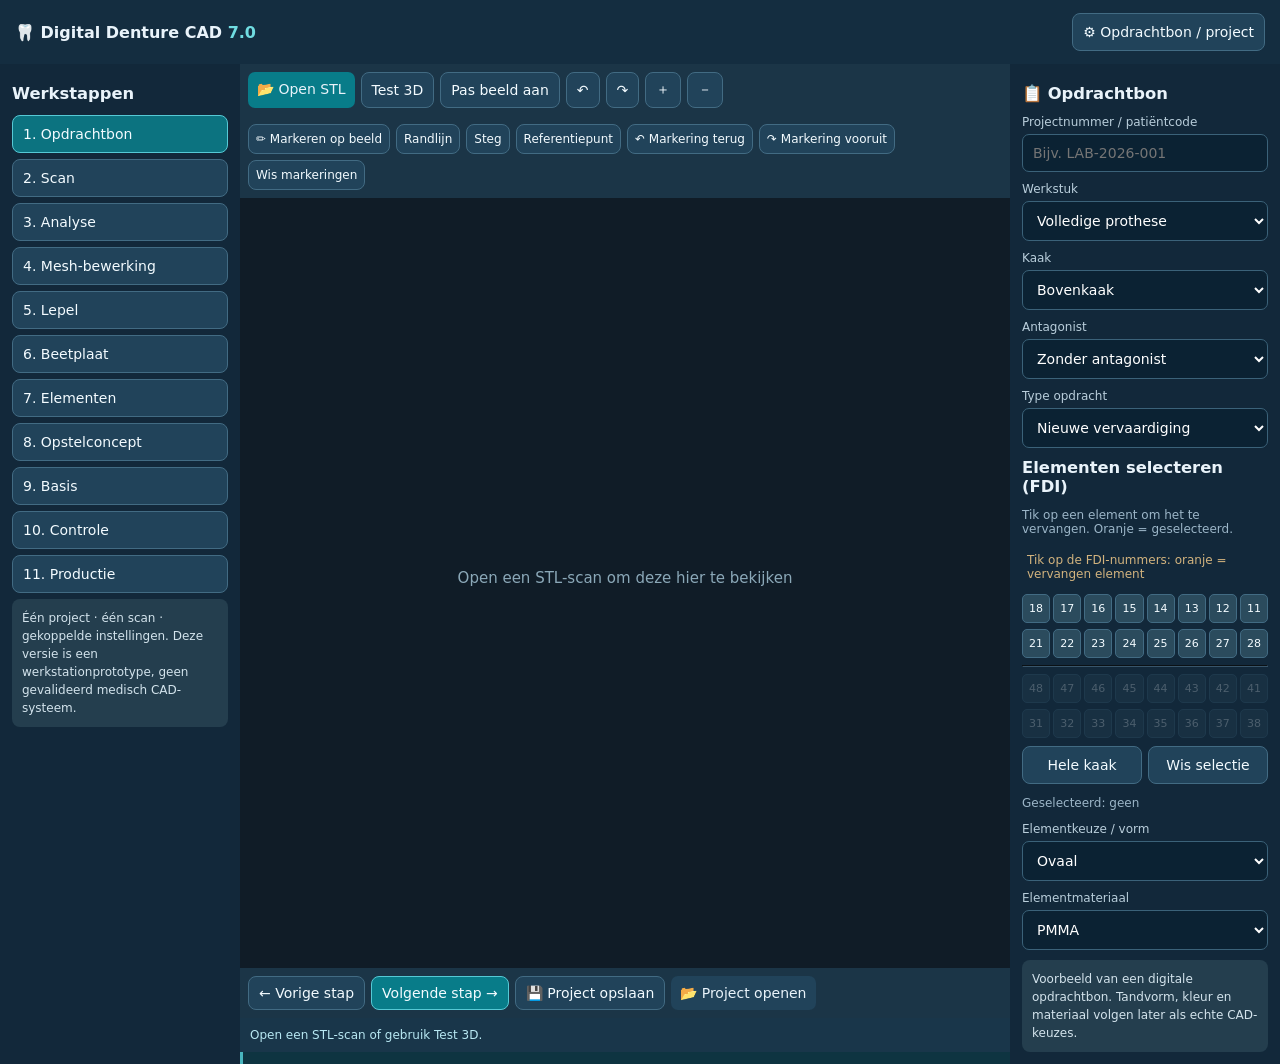
<file: Digital_Denture_CAD_7_0_Opstelconcepten.html>
<!doctype html><html lang="nl"><head><meta charset="utf-8"><meta name="viewport" content="width=device-width,initial-scale=1,viewport-fit=cover"><title>Digital Denture CAD 6.0 — Werkstation</title><style>
*{box-sizing:border-box}body{margin:0;background:#0b1723;color:#e9f3fa;font:14px system-ui,-apple-system,sans-serif}header{padding:13px 15px;background:#142d40;display:flex;justify-content:space-between;align-items:center;gap:8px}header b{font-size:16px}button,input,select{font:inherit}button{border:1px solid #426b83;background:#21435a;color:#f3fbff;border-radius:8px;padding:10px;cursor:pointer}button.active,.primary{background:#087c89;border-color:#56c9d5}button:disabled{opacity:.5}main{display:grid;grid-template-columns:240px minmax(0,1fr) 270px;min-height:calc(100dvh - 60px)}aside{background:#12283a;padding:12px;overflow-y:auto}aside h3{margin:8px 0 12px}.step{display:block;width:100%;text-align:left;margin-bottom:6px}.step.active{background:#0c7380}.workspace{min-width:0;display:flex;flex-direction:column}.toolbar{display:flex;gap:6px;flex-wrap:wrap;padding:8px;background:#1b3547}.toolbar button{padding:8px 10px}#viewport{position:relative;flex:1;min-height:400px;height:64dvh;background:#0d1d2a;touch-action:none}#canvas{display:block;width:100%;height:100%;touch-action:none}#status{padding:10px;background:#19364a;color:#b8e8f3;font-size:12px}#info{padding:9px;color:#b5c7d4;font-size:12px}.panel{display:none}.panel.active{display:block}.field{margin:10px 0}.field label{display:block;color:#b9cedb;font-size:12px;margin-bottom:5px}.field input,.field select{width:100%;padding:10px;border-radius:7px;border:1px solid #3b6279;background:#0b2233;color:white}.check{display:flex;gap:8px;align-items:center;margin:9px 0}.check input{width:auto}.note{padding:10px;background:#243e4e;color:#d3e3ec;border-radius:8px;font-size:12px;line-height:1.5}.toothrow{display:flex;gap:3px;justify-content:center;flex-wrap:nowrap;margin:6px 0}.tooth{flex:1;min-width:0;padding:7px 0;font-size:11px;border-radius:5px;background:#2b4b5d}.tooth.selected{background:#d28a36;color:#111d26;font-weight:800;border-color:#ffcd78}.tooth.off{opacity:.25}.toothsection{margin:12px 0;padding:10px;background:#1b3445;border-radius:10px}#toothmap{margin:8px 0}.actions{display:flex;gap:6px;flex-wrap:wrap}.actions button{flex:1}.sub{font-size:12px;color:#9cb6c8}.hide{display:none!important}#mobileNav{display:none}#output{white-space:pre-wrap;overflow-wrap:anywhere;font:11px ui-monospace,monospace;color:#c1e5ec} @media(max-width:850px){main{display:block}aside{padding:8px}#left{display:none}#right{padding:12px}#mobileNav{display:flex;overflow-x:auto;gap:5px;padding:7px;background:#132c40}#mobileNav button{flex:0 0 auto;padding:9px}#viewport{height:55dvh;min-height:320px}header b{font-size:14px}}
#drawlayer{position:absolute;inset:0;width:100%;height:100%;z-index:4;touch-action:none;display:none}#viewport.marking #drawlayer{display:block}.annotationtools{display:flex;gap:6px;flex-wrap:wrap;padding:8px;background:#1b3547}.annotationtools button{padding:7px;font-size:12px}.annotationtools button.active{background:#087c89}#stepSummary{padding:10px;background:#0e3441;border-left:3px solid #48b5be;font-size:12px;line-height:1.6}#toothLegend{font-size:12px;color:#d2b37e;padding:5px} 
</style></head><body><header><b>🦷 Digital Denture CAD <span style="color:#70dce1">7.0</span></b><button id="projectBtn">⚙️ Opdrachtbon / project</button></header>
<div id="mobileNav"></div><main><aside id="left"><h3>Werkstappen</h3><div id="steps"></div><div class="note">Één project · één scan · gekoppelde instellingen. Deze versie is een werkstationprototype, geen gevalideerd medisch CAD-systeem.</div></aside>
<section class="workspace"><div class="toolbar"><label style="background:#087c89;padding:9px;border-radius:7px;cursor:pointer">📂 Open STL <input id="file" type="file" accept=".stl" style="display:none"></label><button id="demo">Test 3D</button><button id="fit">Pas beeld aan</button><button id="leftBtn">↶</button><button id="rightBtn">↷</button><button id="zoomIn">＋</button><button id="zoomOut">－</button></div><div class="annotationtools"><button id="markToggle">✏️ Markeren op beeld</button><button id="markBoundary">Randlijn</button><button id="markBar">Steg</button><button id="markReference">Referentiepunt</button><button id="markUndo">↶ Markering terug</button><button id="markRedo">↷ Markering vooruit</button><button id="markClear">Wis markeringen</button></div><div id="viewport"><canvas id="canvas"></canvas><canvas id="drawlayer"></canvas></div><div class="toolbar"><button id="prevStep">← Vorige stap</button><button id="nextStep" class="primary">Volgende stap →</button><button id="saveScene">💾 Project opslaan</button><label style="background:#21435a;padding:9px;border-radius:7px;cursor:pointer">📂 Project openen<input id="openScene" type="file" accept=".json" style="display:none"></label></div><div id="status">Open een STL-scan of gebruik Test 3D.</div><div id="stepSummary">Projectinstellingen en scan zijn gekoppeld aan de werkstappen.</div><div id="info">De scan wordt volledig ondoorzichtig weergegeven. De viewer gebruikt een vereenvoudigde CPU-renderer.</div></section>
<aside id="right">
<section class="panel active" data-panel="project"><h3>📋 Opdrachtbon</h3><div class="field"><label>Projectnummer / patiëntcode</label><input id="caseName" placeholder="Bijv. LAB-2026-001"></div><div class="field"><label>Werkstuk</label><select id="work"><option value="lepel">Individuele lepel</option><option value="beetplaat">Beetplaat</option><option value="prothese" selected>Volledige prothese</option><option value="partieel">Partiële prothese / elementen vervangen</option></select></div><div class="field"><label>Kaak</label><select id="jaw"><option value="boven">Bovenkaak</option><option value="onder">Onderkaak</option><option value="beide">Boven- en onderkaak</option></select></div><div class="field"><label>Antagonist</label><select id="ant"><option value="geen">Zonder antagonist</option><option value="aanwezig">Met antagonist</option></select></div><div class="field"><label>Type opdracht</label><select id="orderType"><option>Nieuwe vervaardiging</option><option>Vervanging bestaande elementen</option><option>Reparatie / uitbreiding</option><option>Duplicaatprothese</option></select></div><h3>Elementen selecteren (FDI)</h3><p class="sub">Tik op een element om het te vervangen. Oranje = geselecteerd.</p><div id="toothLegend">Tik op de FDI-nummers: oranje = vervangen element</div><div id="toothmap"></div><div class="actions"><button id="selectJaw">Hele kaak</button><button id="clearTeeth">Wis selectie</button></div><p id="selection" class="sub"></p><div class="field"><label>Elementkeuze / vorm</label><select id="toothShape"><option>Ovaal</option><option>Vierkant</option><option>Driehoekig</option><option>Individueel</option></select></div><div class="field"><label>Elementmateriaal</label><select id="toothMaterial"><option>PMMA</option><option>Composiet</option><option>Voorgefabriceerd</option></select></div><div class="note">Voorbeeld van een digitale opdrachtbon. Tandvorm, kleur en materiaal volgen later als echte CAD-keuzes.</div></section>
<section class="panel" data-panel="scan"><h3>📐 Scan</h3><p>Importeer een STL, draai met één vinger en zoom met twee vingers.</p><div class="field"><label>Scanweergave</label><select id="renderMode"><option value="solid">Massief (ondoorzichtig)</option><option value="light">Licht model</option></select></div><div class="note">Dit is een lokale STL-viewer; scanreparatie en exacte oppervlakteberekeningen zijn nog niet beschikbaar.</div></section>
<section class="panel" data-panel="analyse"><h3>🔍 Analyse</h3><div class="field"><label>Occlusievlak bepaald?</label><select id="occlusalPlane"><option value="niet">Nog niet</option><option value="handmatig">Handmatig gecontroleerd</option></select></div><div class="field"><label>Invoerrichting</label><select id="analysisInsertion"><option>Automatisch nog niet beschikbaar</option><option>Handmatig beoordeeld</option></select></div><label class="check"><input id="undercuts" type="checkbox"> Ondersnijdingen beoordeeld</label><label class="check"><input id="landmarks" type="checkbox"> Anatomische referentiepunten beoordeeld</label><div class="note">Anatomische referenties: omslagplooi, frenula, tubera, retromolaire gebieden, ondercuts, implantaat-steg. Automatische detectie is nog niet geïmplementeerd.</div><p class="sub">Markeringen moeten uiteindelijk aan 3D-coördinaten worden gekoppeld, niet alleen aan schermpixels.</p></section>
<section class="panel" data-panel="mesh"><h3>🛠 Mesh-gereedschap</h3><p class="sub">Eigen gereedschappen geïnspireerd op Meshmixer. Geen ingebouwde Autodesk Meshmixer-app.</p><button id="meshInspect" style="width:100%">🔎 Analyseer mesh</button><div id="meshStats" class="note" style="margin:8px 0">Laad eerst een STL-scan.</div><div class="field"><label>Uniform schalen (factor)</label><input type="number" id="meshScale" min="0.01" max="100" step="0.01" value="1.00"></div><button id="meshApplyScale">Schaal toepassen</button><div class="field"><label>Spiegelen</label><select id="meshAxis"><option value="0">X-as</option><option value="1">Y-as</option><option value="2">Z-as</option></select></div><button id="meshMirror">Spiegelen</button><button id="meshFlip">Normaalrichting omkeren</button><div class="actions" style="margin-top:10px"><button id="meshUndo">↶ Terug</button><button id="meshRedo">↷ Vooruit</button></div><button id="meshExport" class="primary" style="width:100%;margin-top:12px">↓ Bewerkte preview als STL</button><div class="note" style="margin-top:10px">Let op: grote STL-scans worden voor de viewer uitgedund tot maximaal 24.000 driehoeken. De export is uitsluitend een vereenvoudigde voorbeeldmesh en is <b>niet geschikt voor productie</b>. Meshmixer-functies zoals remesh, hollow, sculpt, boolean, watertight repair en offset zijn nog niet geïmplementeerd.</div></section>
<section class="panel" data-panel="lepel"><h3>🥄 Individuele lepel</h3><div class="field"><label>Ruimte voor afdrukmateriaal (mm)</label><input id="spacer" type="number" min="0" max="8" step=".25" value="2"></div><div class="field"><label>Lepeldikte (mm)</label><input id="thickness" type="number" min=".5" max="8" step=".25" value="2.5"></div><div class="field"><label>Randafstand tot omslagplooi (mm)</label><input id="border" type="number" min="0" max="10" step=".25" value="2"></div><div class="field"><label>Invoerrichting</label><select id="insertion"><option>Automatisch (nog niet berekend)</option><option>Occlusaal</option><option>Handmatig instellen (nog niet beschikbaar)</option></select></div><div class="field"><label>Randafwerking</label><select id="edge"><option>Afgerond</option><option>Recht</option><option>Versterkt</option></select></div><div class="field"><label>Handvat</label><select id="handle"><option>Centraal</option><option>Anterior schuin</option><option>Geen</option></select></div><label class="check"><input type="checkbox" id="stops" checked> Weefselstops</label><label class="check"><input type="checkbox" id="grip"> Retentieribbels</label><label class="check"><input type="checkbox" id="perforated"> Geperforeerde lepel</label><label class="check"><input type="checkbox" id="barRelief"> Extra relief bij stegconstructie</label><div class="field"><label>Extra steg-relief (mm)</label><input id="barSpace" type="number" min="0" max="8" step=".25" value="1"></div><div class="note">Instellingen worden in het project opgeslagen. Een echte lepel-STL vereist nog een oppervlakte-offset, randcurve, wandconstructie en watertichte mesh.</div></section>
<section class="panel" data-panel="beetplaat"><h3>📏 Beetplaat</h3><div class="field"><label>Basisdikte (mm)</label><input id="biteBase" type="number" step=".25" value="2"></div><div class="field"><label>Walbreedte (mm)</label><input id="rimWidth" type="number" step=".25" value="7"></div><div class="field"><label>Walhoogte (mm)</label><input id="rimHeight" type="number" step=".5" value="10"></div><label class="check"><input type="checkbox" id="biteHandle"> Handvat toevoegen</label><div class="note">Parameters worden bewaard; automatische beetwalconstructie is nog niet beschikbaar.</div></section>
<section class="panel" data-panel="tanden"><h3>🦷 Elementen</h3><p>De gekozen FDI-elementen staan in de opdrachtbon.</p><div class="field"><label>Tandkleur</label><select id="shade"><option>A1</option><option selected>A2</option><option>A3</option><option>A3.5</option><option>B1</option><option>B2</option><option>C2</option><option>D2</option></select></div><div class="field"><label>Elementbibliotheek</label><select id="library"><option>Algemene voorbeeldbibliotheek (nog niet geladen)</option></select></div><div class="note">Nog geen echte 3D-tandbibliotheek, opstelling of occlusieberekening. Commerciële bibliotheken vereisen toestemming/licentie.</div></section>
<section class="panel" data-panel="opstelling"><h3>🦷 Opstelconcept & tandboog</h3><div class="note">Interactieve 2D-opstelplanner: selecteer een concept, tandvorm en element. Verplaats tanden in de boog. Dit is nog geen 3D-tandopstelling of occlusieberekening.</div>
<div class="field"><label>Occlusie- / opstelconcept</label><select id="occlConcept"><option value="gysi">Gysi – bilateraal gebalanceerd, anatomisch</option><option value="gerber">Gerber – lingualiseerde / condyloforme benadering</option><option value="lingual">Lingualiseerde occlusie</option><option value="monoplane">Monoplane / vlak</option><option value="custom">Individueel / handmatig</option></select></div>
<div class="field"><label>Tandfamilie (referentie; geen commerciële 3D-mesh inbegrepen)</label><select id="toothFamily"><option value="generic">Eigen generieke demonstratietanden</option><option value="phonares_typ">Ivoclar SR Phonares II Typ — referentie</option><option value="phonares_lingual">Ivoclar SR Phonares II Lingual — referentie</option><option value="vivodent">Ivoclar SR Vivodent / Orthotyp — referentie</option><option value="kulzer">Kulzer Pala Mondial / Delara — referentie</option></select></div>
<div class="field"><label>Fronttandvorm</label><select id="anteriorShape"><option value="oval">Ovaal / soft</option><option value="square">Vierkant / bold</option><option value="tapered">Driehoekig / tapered</option></select></div>
<div class="field"><label>Boogvorm</label><select id="archForm"><option value="oval">Ovaal</option><option value="square">Breed / U-vorm</option><option value="tapered">Smal / V-vorm</option></select></div>
<div class="field"><label>Op te stellen kaak</label><select id="setupJaw"><option value="upper">Bovenkaak</option><option value="lower">Onderkaak</option></select></div>
<div class="field"><label>Boogbreedte <span id="archWidthValue">100%</span></label><input id="archWidth" type="range" min="70" max="135" value="100"></div>
<div class="field"><label>Boogdiepte <span id="archDepthValue">100%</span></label><input id="archDepth" type="range" min="70" max="135" value="100"></div>
<svg id="archSvg" viewBox="0 0 320 250" style="display:block;width:100%;background:#0a1c2a;border:1px solid #416073;border-radius:10px;touch-action:none"><path id="archGuide" d="" fill="none" stroke="#6b91a5" stroke-width="1.5" stroke-dasharray="4 5"/><g id="teethDraw"></g><text x="160" y="237" text-anchor="middle" fill="#9cb6c8" font-size="10">Schematische occlusale aanzicht · sleep een tand</text></svg>
<div id="activeTooth" class="note" style="margin-top:8px">Tik op een tand om hem te selecteren.</div><div class="actions" style="margin-top:8px"><button id="setupUndo">↶ Undo</button><button id="setupRedo">↷ Redo</button><button id="setupReset">Herstel boog</button></div>
<div class="field"><label>Actieve tand: mesio-distaal (mm, schematisch)</label><input id="toothX" type="range" min="-20" max="20" value="0" step="1"></div><div class="field"><label>Actieve tand: bucco-linguaal (mm, schematisch)</label><input id="toothY" type="range" min="-20" max="20" value="0" step="1"></div>
<button id="exportSetup" class="primary" style="width:100%">↓ Exporteer opstelplan (JSON)</button><div class="note" style="margin-top:8px">Gerber, Gysi en tandfabrikanten zijn hier referentiekeuzes. Dit programma bevat geen gelicentieerde tandbibliotheken en berekent geen klinisch geldige contacten.</div></section><section class="panel" data-panel="basis"><h3>🦷 Prothesebasis</h3><div class="field"><label>Scheidingslijn tanden / gingiva</label><select id="splitLine"><option value="nog">Nog niet gedefinieerd</option><option value="handmatig">Handmatig beoordeeld</option></select></div><div class="field"><label>Verbinding tussen elementen en basis</label><select id="coupling"><option value="socket">Uitsparingen / sockets</option><option value="connector">Connectoren</option><option value="monoblock">Monoblock (geen scheiding)</option></select></div><label class="check"><input type="checkbox" id="sculptReview"> Gingivavormgeving gecontroleerd</label><div class="field"><label>Minimale basisdikte (mm)</label><input id="baseThickness" type="number" step=".25" value="2"></div><label class="check"><input type="checkbox" id="gingiva" checked> Gingivacontour gewenst</label><div class="note">Meshgeneratie en verbinding met tanden volgen in een latere ontwikkelfase.</div></section>
<section class="panel" data-panel="controle"><h3>✓ Controle</h3><div id="checks" class="note"></div><button id="runChecks">Projectgegevens controleren</button></section>
<section class="panel" data-panel="productie"><h3>📦 Productie & export</h3><button id="exportSource" style="width:100%;margin-bottom:8px">↓ Geïmporteerde scan als STL (referentie)</button><p class="sub">Dit is uitsluitend de originele scan, niet de ontworpen prothese.</p><div class="field"><label>Productieworkflow</label><select id="manufacturing"><option value="monoblock">Monoblock: basis + elementen samen</option><option value="separate">Basis en elementen afzonderlijk</option><option value="milled-reduction">Basis voor gefreesde reductie</option><option value="manual-reduction">Basis voor handmatige reductie</option></select></div><div class="field"><label>Bestemming</label><select id="destination"><option value="printer">3D-printer</option><option value="milling">Freescentrum</option></select></div><label class="check"><input type="checkbox" class="out" value="monoblock" checked> Monoblock.stl</label><label class="check"><input type="checkbox" class="out" value="basis" checked> Basis.stl</label><label class="check"><input type="checkbox" class="out" value="elementen" checked> Elementen.stl</label><label class="check"><input type="checkbox" class="out" value="losse_elementen"> Losse elementen per FDI</label><button class="primary" id="saveProject" style="width:100%">↓ Project + exportplan (JSON)</button><p class="sub">Gebaseerd op 3Shape/exocad-productieworkflows. Dit is een bestandsplan, geen echte STL-export. De STL's worden pas beschikbaar na implementatie van geometriegeneratie.</p><div id="output"></div></section>
</aside></main><script>
(()=>{'use strict';const $=id=>document.getElementById(id);
let currentStep='project';const modules=[['project','Opdrachtbon'],['scan','Scan'],['analyse','Analyse'],['mesh','Mesh-bewerking'],['lepel','Lepel'],['beetplaat','Beetplaat'],['tanden','Elementen'],['opstelling','Opstelconcept'],['basis','Basis'],['controle','Controle'],['productie','Productie']];
function show(m){currentStep=m;for(const p of document.querySelectorAll('.panel'))p.classList.toggle('active',p.dataset.panel===m);for(const b of document.querySelectorAll('[data-step]'))b.classList.toggle('active',b.dataset.step===m)}
for(const [i,[id,title]] of modules.entries()){const b=document.createElement('button');b.className='step';b.dataset.step=id;b.textContent=(i+1)+'. '+title;b.onclick=()=>show(id);$('steps').appendChild(b);const mb=b.cloneNode(true);mb.onclick=()=>{show(id);$('right').scrollIntoView({behavior:'smooth',block:'start'})};$('mobileNav').appendChild(mb)}
$('projectBtn').onclick=()=>{show('project');$('right').scrollIntoView({behavior:'smooth'})};
const rows=[[18,17,16,15,14,13,12,11],[21,22,23,24,25,26,27,28],[48,47,46,45,44,43,42,41],[31,32,33,34,35,36,37,38]],selected=new Set();
const toothmap=$('toothmap');for(let i=0;i<4;i++){if(i===2){let line=document.createElement('hr');line.style.borderColor='#38556a';toothmap.appendChild(line)}const row=document.createElement('div');row.className='toothrow';for(const id of rows[i]){const b=document.createElement('button');b.className='tooth';b.textContent=id;b.dataset.tooth=id;b.onclick=()=>{selected.has(id)?selected.delete(id):selected.add(id);updateTeeth()};row.appendChild(b)}toothmap.appendChild(row)}
function updateTeeth(){const jaw=$('jaw').value;for(const b of document.querySelectorAll('[data-tooth]')){const id=+b.dataset.tooth,valid=jaw==='beide'||(id<30?jaw==='boven':jaw==='onder');b.disabled=!valid;b.classList.toggle('off',!valid);b.classList.toggle('selected',selected.has(id));}const ids=[...selected].sort((a,b)=>a-b);$('selection').textContent='Geselecteerd: '+(ids.join(', ')||'geen');}
$('jaw').onchange=()=>{for(const id of [...selected])if($('jaw').value!=='beide'&&(($('jaw').value==='boven')!==(id<30)))selected.delete(id);updateTeeth()};
$('selectJaw').onclick=()=>{for(const row of rows)for(const id of row)if($('jaw').value==='beide'||(($('jaw').value==='boven')===(id<30)))selected.add(id);updateTeeth()};
$('clearTeeth').onclick=()=>{selected.clear();updateTeeth()};updateTeeth();
function project(){const ids=['caseName','work','jaw','ant','spacer','thickness','border','handle','stops','perforated','barRelief','barSpace','biteBase','rimWidth','rimHeight','biteHandle','shade','library','baseThickness','gingiva','orderType','toothShape','toothMaterial','insertion','analysisInsertion','edge','grip','occlusalPlane','undercuts','landmarks','splitLine','coupling','sculptReview','manufacturing','destination'];const settings={};for(const id of ids){const e=$(id);settings[id]=e.type==='checkbox'?e.checked:e.value}settings.elementen=[...selected].sort((a,b)=>a-b);settings.outputs=[...document.querySelectorAll('.out:checked')].map(e=>e.value);return settings}
function filename(s){return (s||'project').replace(/[^a-z0-9_-]/gi,'_').slice(0,48)}
function plan(p){const paths=[],jaws=p.jaw==='beide'?['bovenkaak','onderkaak']:[p.jaw==='boven'?'bovenkaak':'onderkaak'];for(const jaw of jaws)for(const kind of p.outputs){const dir=filename(p.caseName)+'/'+jaw+'/';if(kind==='losse_elementen')for(const id of p.elementen.filter(id=>(id<30)===(jaw==='bovenkaak')))paths.push(dir+'elementen/element_'+id+'.stl');else paths.push(dir+kind+'.stl')}return paths}
$('saveProject').onclick=()=>{const p=project(),payload={software:'Digital Denture CAD prototype 5.1',status:'PLAN_ONLY_NO_PRODUCTION_STL',settings:p,planned_paths:plan(p),scan:{triangle_count:originalCount,dimensions:bounds?.dimensions||null},warning:'Geen STL-geometrie gegenereerd. Niet geschikt voor productie.'};const blob=new Blob([JSON.stringify(payload,null,2)],{type:'application/json'}),url=URL.createObjectURL(blob),a=document.createElement('a');a.href=url;a.download=filename(p.caseName)+'_project.json';document.body.appendChild(a);a.click();a.remove();setTimeout(()=>URL.revokeObjectURL(url),2000);$('output').textContent=payload.planned_paths.join('\n')};
$('prevStep').onclick=()=>{let i=modules.findIndex(x=>x[0]===currentStep);show(modules[Math.max(0,i-1)][0])};$('nextStep').onclick=()=>{let i=modules.findIndex(x=>x[0]===currentStep);show(modules[Math.min(modules.length-1,i+1)][0])};
function downloadJson(payload,name){const url=URL.createObjectURL(new Blob([JSON.stringify(payload,null,2)],{type:'application/json'})),a=document.createElement('a');a.href=url;a.download=name;document.body.appendChild(a);a.click();a.remove();setTimeout(()=>URL.revokeObjectURL(url),1500)}
$('saveScene').onclick=()=>downloadJson({format:'denture-cad-project-v1',settings:project(),step:currentStep,scanNotEmbedded:true},filename($('caseName').value)+'_project.json');
$('openScene').onchange=async e=>{const f=e.target.files?.[0];if(!f)return;try{const data=JSON.parse(await f.text()),p=data.settings;if(!p||!Array.isArray(p.elementen))throw Error('Ongeldig projectbestand');for(const [id,value] of Object.entries(p)){const el=$(id);if(!el||id==='elementen'||id==='outputs')continue;if(el.type==='checkbox')el.checked=!!value;else el.value=value}selected.clear();for(const id of p.elementen)selected.add(+id);for(const el of document.querySelectorAll('.out'))el.checked=p.outputs?.includes(el.value)??false;updateTeeth();show(data.step&&modules.some(m=>m[0]===data.step)?data.step:'project');status('Projectinstellingen geladen. STL-scan opnieuw importeren.')}catch(err){status('Project openen mislukt: '+err.message)}e.target.value=''};
$('runChecks').onclick=()=>{const p=project(),checks=[];checks.push(bounds?'✓ STL-scan geladen':'⚠ Geen STL-scan geladen');checks.push(p.elementen.length?'✓ Elementselectie: '+p.elementen.join(', '):'⚠ Geen elementen geselecteerd');checks.push(p.ant==='aanwezig'?'✓ Antagonist geselecteerd':'ℹ Geen antagonist: occlusie niet te controleren');checks.push($('landmarks').checked?'✓ Anatomische beoordeling bevestigd':'⚠ Anatomische beoordeling ontbreekt');checks.push($('undercuts').checked?'✓ Ondersnijdingen beoordeeld':'⚠ Ondersnijdingen niet beoordeeld');checks.push('⚠ Geen geometrie- of klinische validatie beschikbaar');$('checks').textContent=checks.join('\n')};$('runChecks').click();
const overlay=$('drawlayer'),overlayCtx=overlay.getContext('2d');let strokes=[],redoStrokes=[],currentStroke=null,markMode='boundary',marking=false;
function resizeOverlay(){const r=overlay.getBoundingClientRect(),ratio=Math.min(devicePixelRatio||1,2);overlay.width=Math.max(1,Math.round(r.width*ratio));overlay.height=Math.max(1,Math.round(r.height*ratio));overlayCtx.setTransform(ratio,0,0,ratio,0,0);paintMarks()}
function paintMarks(){const w=overlay.clientWidth,h=overlay.clientHeight;overlayCtx.clearRect(0,0,w,h);for(const m of [...strokes,...(currentStroke?[currentStroke]:[])]){const color={boundary:'#55d8f5',bar:'#ff6877',reference:'#ffce72'}[m.kind];overlayCtx.strokeStyle=color;overlayCtx.fillStyle=color;overlayCtx.lineWidth=3;overlayCtx.lineJoin='round';overlayCtx.lineCap='round';if(m.kind==='reference'){const p=m.points[0];if(p){overlayCtx.beginPath();overlayCtx.arc(p[0]*w,p[1]*h,5,0,7);overlayCtx.fill()}}else{overlayCtx.beginPath();m.points.forEach((p,i)=>i?overlayCtx.lineTo(p[0]*w,p[1]*h):overlayCtx.moveTo(p[0]*w,p[1]*h));overlayCtx.stroke()}}}
function normPoint(e){const r=overlay.getBoundingClientRect();return [(e.clientX-r.left)/r.width,(e.clientY-r.top)/r.height]}
function toggleMark(){marking=!marking;$('viewport').classList.toggle('marking',marking);$('markToggle').classList.toggle('active',marking);$('markToggle').textContent=marking?'↻ Scan draaien':'✏️ Markeren op beeld';resizeOverlay()}
$('markToggle').onclick=toggleMark;
for(const [id,kind] of [['markBoundary','boundary'],['markBar','bar'],['markReference','reference']])$(id).onclick=()=>{markMode=kind;for(const x of ['markBoundary','markBar','markReference'])$(x).classList.remove('active');$(id).classList.add('active');if(!marking)toggleMark()};
overlay.addEventListener('pointerdown',e=>{if(!marking)return;overlay.setPointerCapture(e.pointerId);currentStroke={kind:markMode,points:[normPoint(e)]};paintMarks()});
overlay.addEventListener('pointermove',e=>{if(!currentStroke||markMode==='reference')return;currentStroke.points.push(normPoint(e));paintMarks()});
function endStroke(){if(currentStroke){strokes.push(currentStroke);currentStroke=null;redoStrokes=[];paintMarks()}}
overlay.addEventListener('pointerup',endStroke);overlay.addEventListener('pointercancel',endStroke);
$('markUndo').onclick=()=>{if(strokes.length)redoStrokes.push(strokes.pop());paintMarks()};$('markRedo').onclick=()=>{if(redoStrokes.length)strokes.push(redoStrokes.pop());paintMarks()};$('markClear').onclick=()=>{redoStrokes=[];strokes=[];paintMarks()};
window.addEventListener('resize',resizeOverlay);setTimeout(resizeOverlay,80);
const canvas=$('canvas'),ctx=canvas.getContext('2d',{alpha:false}),status=t=>$('status').textContent=t;
let tris=[],bounds=null,rx=-.45,ry=.25,zoom=1,renderQueued=false,originalCount=0;
function frame(){if(renderQueued)return;renderQueued=true;requestAnimationFrame(()=>{renderQueued=false;draw()})}
function setTriangles(t,n){tris=t;originalCount=n;let min=[Infinity,Infinity,Infinity],max=[-Infinity,-Infinity,-Infinity];for(const a of t)for(let i=0;i<9;i+=3)for(let j=0;j<3;j++){const v=a[i+j];if(v<min[j])min[j]=v;if(v>max[j])max[j]=v}
if(!t.length)throw Error('Geen bruikbare driehoeken gevonden.');let center=min.map((v,i)=>(v+max[i])/2),size=Math.max(...max.map((v,i)=>v-min[i]));if(!Number.isFinite(size)||size<=0)throw Error('Ongeldige STL-afmetingen.');bounds={center,size,dimensions:max.map((v,i)=>v-min[i])};rx=-.45;ry=.25;zoom=1;frame();status('Scan geladen: '+n.toLocaleString('nl-NL')+' driehoeken. Getoond: '+t.length.toLocaleString('nl-NL')+'.');$('info').textContent='Afmetingen (STL-eenheden, meestal mm): '+bounds.dimensions.map(x=>x.toFixed(1)).join(' × ')+'. Bestand bevat '+n.toLocaleString('nl-NL')+' driehoeken.'}
function parseSTL(buffer){const dv=new DataView(buffer),len=buffer.byteLength,arr=[];if(len>=84){let count=dv.getUint32(80,true);if(count>0&&84+count*50<=len){let step=Math.max(1,Math.ceil(count/24000));for(let i=0;i<count;i+=step){let o=84+i*50+12,a=[];for(let j=0;j<9;j++)a.push(dv.getFloat32(o+j*4,true));if(a.every(Number.isFinite))arr.push(a)}return {arr,count}}}
let txt=new TextDecoder('utf-8').decode(buffer),reg=/vertex\s+([+\-\d.eE]+)\s+([+\-\d.eE]+)\s+([+\-\d.eE]+)/gi,m,verts=[];while((m=reg.exec(txt))!==null){verts.push(+m[1],+m[2],+m[3]);if(verts.length===9){if(verts.every(Number.isFinite))arr.push(verts);verts=[];if(arr.length>120000)throw Error('ASCII STL is te groot voor deze mobiele viewer.')}}if(!arr.length)throw Error('Geen geldige STL herkend. Exporteer opnieuw als binary STL.');let count=arr.length,step=Math.max(1,Math.ceil(count/24000));return {arr:arr.filter((_,i)=>i%step===0),count}}
function rotate(v){let x=v[0],y=v[1],z=v[2],cy=Math.cos(ry),sy=Math.sin(ry),cx=Math.cos(rx),sx=Math.sin(rx);let X=x*cy+z*sy,Z=-x*sy+z*cy;return [X,y*cx-Z*sx,y*sx+Z*cx]}
function draw(){let rect=canvas.getBoundingClientRect(),dpr=Math.min(devicePixelRatio||1,2),w=Math.max(1,Math.round(rect.width*dpr)),h=Math.max(1,Math.round(rect.height*dpr));if(canvas.width!==w||canvas.height!==h){canvas.width=w;canvas.height=h}ctx.fillStyle='#101c27';ctx.fillRect(0,0,w,h);if(!bounds){ctx.fillStyle='#8ba8b8';ctx.textAlign='center';ctx.font=`${15*dpr}px system-ui`;ctx.fillText('Open een STL-scan om deze hier te bekijken',w/2,h/2);return}
let scale=Math.min(w,h)*.75/bounds.size*zoom,projected=[];for(let a of tris){let p=[];for(let i=0;i<9;i+=3){let r=rotate([a[i]-bounds.center[0],a[i+1]-bounds.center[1],a[i+2]-bounds.center[2]]);p.push([w/2+r[0]*scale,h/2-r[1]*scale,r[2]])}
let ux=p[1][0]-p[0][0],uy=p[1][1]-p[0][1],vx=p[2][0]-p[0][0],vy=p[2][1]-p[0][1];let area=ux*vy-uy*vx;if(Math.abs(area)<.01)continue;let z=(p[0][2]+p[1][2]+p[2][2])/3;let light=Math.max(.25,Math.min(.95,.62+area/(scale*scale+1)*.12));projected.push({p,z,light})}
projected.sort((a,b)=>a.z-b.z);for(let t of projected){let c=Math.round(145+t.light*85);ctx.fillStyle=`rgb(${Math.round(c*.78)},${Math.round(c*.88)},${c})`;ctx.beginPath();ctx.moveTo(t.p[0][0],t.p[0][1]);ctx.lineTo(t.p[1][0],t.p[1][1]);ctx.lineTo(t.p[2][0],t.p[2][1]);ctx.closePath();ctx.fill();ctx.strokeStyle=ctx.fillStyle;ctx.lineWidth=.45;ctx.stroke()}
}
let meshHistory=[],meshFuture=[];
function meshSnapshot(){meshHistory.push(tris.map(t=>t.slice()));if(meshHistory.length>12)meshHistory.shift();meshFuture=[]}
function meshUpdate(t){setTriangles(t,originalCount);$('meshInspect').click()}
$('meshInspect').onclick=()=>{if(!bounds){$('meshStats').textContent='Nog geen STL-scan geladen.';return}const n=tris.length;const edges=new Map();for(const t of tris){for(const [a,b] of [[0,3],[3,6],[6,0]]){const x=t.slice(a,a+3).map(v=>v.toFixed(4)).join(','),y=t.slice(b,b+3).map(v=>v.toFixed(4)).join(',');const k=x<y?x+'|'+y:y+'|'+x;edges.set(k,(edges.get(k)||0)+1)}}const boundary=[...edges.values()].filter(n=>n===1).length,nonmanifold=[...edges.values()].filter(n=>n>2).length;$('meshStats').textContent='Driehoeken in werkmesh: '+n.toLocaleString('nl-NL')+' (bron: '+originalCount.toLocaleString('nl-NL')+'). Afmetingen: '+bounds.dimensions.map(x=>x.toFixed(2)).join(' × ')+' STL-eenheden. Open randen in werkmesh: '+boundary+'. Niet-manifold randen: '+nonmanifold+'. Bij uitgedunde scans zijn randtellingen niet betrouwbaar.'};
$('meshApplyScale').onclick=()=>{if(!bounds)return status('Laad eerst een STL.');const k=Number($('meshScale').value);if(!(k>0&&k<=100))return status('Ongeldige schaalfactor.');meshSnapshot();const c=bounds.center;meshUpdate(tris.map(t=>t.map((v,i)=>c[i%3]+(v-c[i%3])*k)));status('Werkmesh geschaald met factor '+k+'.')};
$('meshMirror').onclick=()=>{if(!bounds)return status('Laad eerst een STL.');meshSnapshot();const axis=+$('meshAxis').value,c=bounds.center[axis];meshUpdate(tris.map(t=>{let a=t.slice();for(let i=axis;i<9;i+=3)a[i]=2*c-a[i];return [...a.slice(0,3),...a.slice(6,9),...a.slice(3,6)]}));status('Werkmesh gespiegeld.')};
$('meshFlip').onclick=()=>{if(!bounds)return status('Laad eerst een STL.');meshSnapshot();meshUpdate(tris.map(a=>[...a.slice(0,3),...a.slice(6,9),...a.slice(3,6)]));status('Driehoekoriëntatie omgekeerd.')};
$('meshUndo').onclick=()=>{if(!meshHistory.length)return;meshFuture.push(tris.map(t=>t.slice()));meshUpdate(meshHistory.pop());status('Mesh-bewerking teruggedraaid.')};
$('meshRedo').onclick=()=>{if(!meshFuture.length)return;meshHistory.push(tris.map(t=>t.slice()));meshUpdate(meshFuture.pop());status('Mesh-bewerking hersteld.')};
$('meshExport').onclick=()=>{if(!tris.length)return status('Laad eerst een STL.');const buf=new ArrayBuffer(84+tris.length*50),v=new DataView(buf);new TextEncoder().encodeInto('PREVIEW ONLY - NOT FOR MANUFACTURING',new Uint8Array(buf,0,80));v.setUint32(80,tris.length,true);for(let i=0;i<tris.length;i++){const t=tris[i],o=84+i*50;for(let j=0;j<9;j++)v.setFloat32(o+12+j*4,t[j],true)}const url=URL.createObjectURL(new Blob([buf],{type:'application/octet-stream'})),a=document.createElement('a');a.href=url;a.download='NIET_VOOR_PRODUCTIE_mesh_preview.stl';a.click();setTimeout(()=>URL.revokeObjectURL(url),1500);status('Preview-STL geëxporteerd. NIET voor productie.')};
$('file').addEventListener('change',async e=>{const f=e.target.files?.[0];if(!f)return;status('STL wordt ingelezen: '+f.name);try{let b=await f.arrayBuffer();let result=parseSTL(b);meshHistory=[];meshFuture=[];setTriangles(result.arr,result.count);$('meshInspect').click()}catch(err){status('Importfout: '+err.message)}finally{e.target.value=''}});
$('demo').onclick=()=>{let t=[];const p=[[0,0,20],[-22,-17,-15],[22,-17,-15],[0,22,-15]];for(let face of [[0,1,2],[0,2,3],[0,3,1],[1,3,2]])t.push(face.flatMap(i=>p[i]));setTriangles(t,4);status('Test 3D zichtbaar? Dan werkt de viewer. Open nu je STL.')};
$('fit').onclick=()=>{zoom=1;rx=-.45;ry=.25;frame()};
$('leftBtn').onclick=()=>{ry-=.2;frame()};$('rightBtn').onclick=()=>{ry+=.2;frame()};$('zoomIn').onclick=()=>{zoom=Math.min(15,zoom*1.25);frame()};$('zoomOut').onclick=()=>{zoom=Math.max(.1,zoom/1.25);frame()};
let pointers=new Map(),lastDist=0,last=null;
canvas.addEventListener('pointerdown',e=>{canvas.setPointerCapture(e.pointerId);pointers.set(e.pointerId,[e.clientX,e.clientY]);last=[e.clientX,e.clientY];lastDist=0});
canvas.addEventListener('pointermove',e=>{if(!pointers.has(e.pointerId))return;let old=pointers.get(e.pointerId);pointers.set(e.pointerId,[e.clientX,e.clientY]);if(pointers.size===1){ry+=(e.clientX-old[0])*.012;rx+=(e.clientY-old[1])*.012;frame()}else if(pointers.size===2){let a=[...pointers.values()],dist=Math.hypot(a[0][0]-a[1][0],a[0][1]-a[1][1]);if(lastDist>0){zoom=Math.max(.1,Math.min(15,zoom*dist/lastDist));frame()}lastDist=dist}});
function end(e){pointers.delete(e.pointerId);lastDist=0}canvas.addEventListener('pointerup',end);canvas.addEventListener('pointercancel',end);

let sourceSTL=null,sourceName='scan.stl';
$('file').addEventListener('change',async e=>{const f=e.target.files?.[0];if(!f)return;sourceName=f.name;try{sourceSTL=await f.arrayBuffer()}catch(err){sourceSTL=null}},true);
$('exportSource').onclick=()=>{if(!sourceSTL){status('Importeer eerst een STL-scan om de bron-STL te bewaren.');return}const url=URL.createObjectURL(new Blob([sourceSTL],{type:'application/sla'})),a=document.createElement('a');a.href=url;a.download='REFERENTIE_'+sourceName;a.click();setTimeout(()=>URL.revokeObjectURL(url),1500)};
const oldSave=$('saveProject').onclick;
$('saveProject').onclick=()=>{oldSave();const p=project();const archive={version:'6.0',type:'project_manifest',settings:p,annotations:strokes,annotation_space:'2D_SCREEN_COORDINATES_NOT_3D',source_scan_name:sourceName,source_scan_included:false,planned_paths:plan(p),production_ready:false};const u=URL.createObjectURL(new Blob([JSON.stringify(archive,null,2)],{type:'application/json'})),a=document.createElement('a');a.href=u;a.download=filename(p.caseName)+'_annotaties_en_workflow.json';a.click();setTimeout(()=>URL.revokeObjectURL(u),1500)};
const updateSummary=()=>{const p=project();$('stepSummary').textContent='Opdracht: '+(p.caseName||'zonder code')+' · '+p.work+' · '+p.jaw+' · '+p.ant+' · '+p.elementen.length+' geselecteerde elementen · '+strokes.length+' schermmarkeringen'};
for(const e of document.querySelectorAll('input,select'))e.addEventListener('change',updateSummary);setInterval(updateSummary,2500);updateSummary();
$('renderMode').onchange=()=>{document.querySelector('#viewport').style.background=$('renderMode').value==='light'?'#354b5c':'#0d1d2a';frame()};
window.addEventListener('resize',frame);frame();show('project');
})();</script><script>
(()=>{'use strict';
const $=id=>document.getElementById(id), idsUpper=[18,17,16,15,14,13,12,11,21,22,23,24,25,26,27,28],idsLower=[48,47,46,45,44,43,42,41,31,32,33,34,35,36,37,38];
let offsets={},selected=11,history=[],redo=[],dragging=false,dragStart=null;
const guide=$('archGuide'),group=$('teethDraw'),svg=$('archSvg');
function base(i){const w=Number($('archWidth').value)/100,d=Number($('archDepth').value)/100;const a=(i/15)*Math.PI;let x=160-122*w*Math.cos(a),y=188-135*d*Math.sin(a);const form=$('archForm').value;if(form==='square'){y=188-125*d*Math.pow(Math.sin(a),.55)}else if(form==='tapered'){x=160-116*w*Math.cos(a)*(.76+.24*Math.sin(a))}return [x,y]}
function all(){return $('setupJaw').value==='upper'?idsUpper:idsLower}
function snapshot(){history.push(JSON.stringify(offsets));if(history.length>100)history.shift();redo=[]}
function render(){const ids=all();if(!ids.includes(selected))selected=ids[7];group.innerHTML='';let path='';for(let i=0;i<16;i++){const [x,y]=base(i);path+=(i?' L':'M')+x.toFixed(1)+' '+y.toFixed(1)}guide.setAttribute('d',path);
ids.forEach((id,i)=>{const [x,y]=base(i),o=offsets[id]||[0,0],g=document.createElementNS('http://www.w3.org/2000/svg','g');g.setAttribute('transform',`translate(${x+o[0]*2} ${y+o[1]*2})`);g.dataset.id=id;
const ellipse=document.createElementNS('http://www.w3.org/2000/svg','ellipse');const anterior=(id%10)<=3;ellipse.setAttribute('rx',anterior?8:11);ellipse.setAttribute('ry',anterior?11:14);ellipse.setAttribute('fill',id===selected?'#e9b866':'#d9e2e5');ellipse.setAttribute('stroke',id===selected?'#ffebba':'#658796');ellipse.setAttribute('stroke-width',id===selected?'2.5':'1');g.appendChild(ellipse);
const t=document.createElementNS('http://www.w3.org/2000/svg','text');t.setAttribute('text-anchor','middle');t.setAttribute('dominant-baseline','middle');t.setAttribute('font-size','9');t.setAttribute('fill','#182735');t.textContent=id;g.appendChild(t);group.appendChild(g)});
const o=offsets[selected]||[0,0];$('activeTooth').textContent='Element '+selected+' · correctie X: '+o[0].toFixed(1)+' mm · Y: '+o[1].toFixed(1)+' mm (schematisch)';$('toothX').value=o[0];$('toothY').value=o[1];$('archWidthValue').textContent=$('archWidth').value+'%';$('archDepthValue').textContent=$('archDepth').value+'%'}
function coords(e){const p=svg.createSVGPoint();p.x=e.clientX;p.y=e.clientY;const matrix=svg.getScreenCTM();return matrix?p.matrixTransform(matrix.inverse()):{x:0,y:0}}
svg.addEventListener('pointerdown',e=>{const g=e.target.closest('g[data-id]');if(!g)return;selected=Number(g.dataset.id);snapshot();dragging=true;dragStart=coords(e);svg.setPointerCapture(e.pointerId);render()});
svg.addEventListener('pointermove',e=>{if(!dragging)return;const p=coords(e),o=offsets[selected]||[0,0];offsets[selected]=[Math.max(-20,Math.min(20,o[0]+(p.x-dragStart.x)/2)),Math.max(-20,Math.min(20,o[1]+(p.y-dragStart.y)/2))];dragStart=p;render()});
svg.addEventListener('pointerup',()=>dragging=false);svg.addEventListener('pointercancel',()=>dragging=false);
for(const id of ['archWidth','archDepth','archForm','setupJaw','anteriorShape','occlConcept','toothFamily'])$(id).addEventListener('input',render);
for(const [id,idx] of [['toothX',0],['toothY',1]])$(id).addEventListener('change',e=>{snapshot();const o=offsets[selected]||[0,0];o[idx]=Number(e.target.value);offsets[selected]=o;render()});
$('setupUndo').onclick=()=>{if(history.length){redo.push(JSON.stringify(offsets));offsets=JSON.parse(history.pop());render()}};
$('setupRedo').onclick=()=>{if(redo.length){history.push(JSON.stringify(offsets));offsets=JSON.parse(redo.pop());render()}};
$('setupReset').onclick=()=>{snapshot();offsets={};$('archWidth').value=100;$('archDepth').value=100;render()};
$('exportSetup').onclick=()=>{const data={version:'7.0',type:'SCHEMATIC_2D_SETUP_NOT_3D_CAD',concept:$('occlConcept').value,toothFamily:$('toothFamily').value,anteriorShape:$('anteriorShape').value,archForm:$('archForm').value,jaw:$('setupJaw').value,archWidthPercent:Number($('archWidth').value),archDepthPercent:Number($('archDepth').value),teeth:all().map((id,i)=>({fdi:id,position2D:base(i),offsetSchematicMm:offsets[id]||[0,0]}))};const url=URL.createObjectURL(new Blob([JSON.stringify(data,null,2)],{type:'application/json'})),a=document.createElement('a');a.href=url;a.download='opstelconcept_2D.json';a.click();setTimeout(()=>URL.revokeObjectURL(url),1000)};
render();
})();
</script></body></html>
</file>
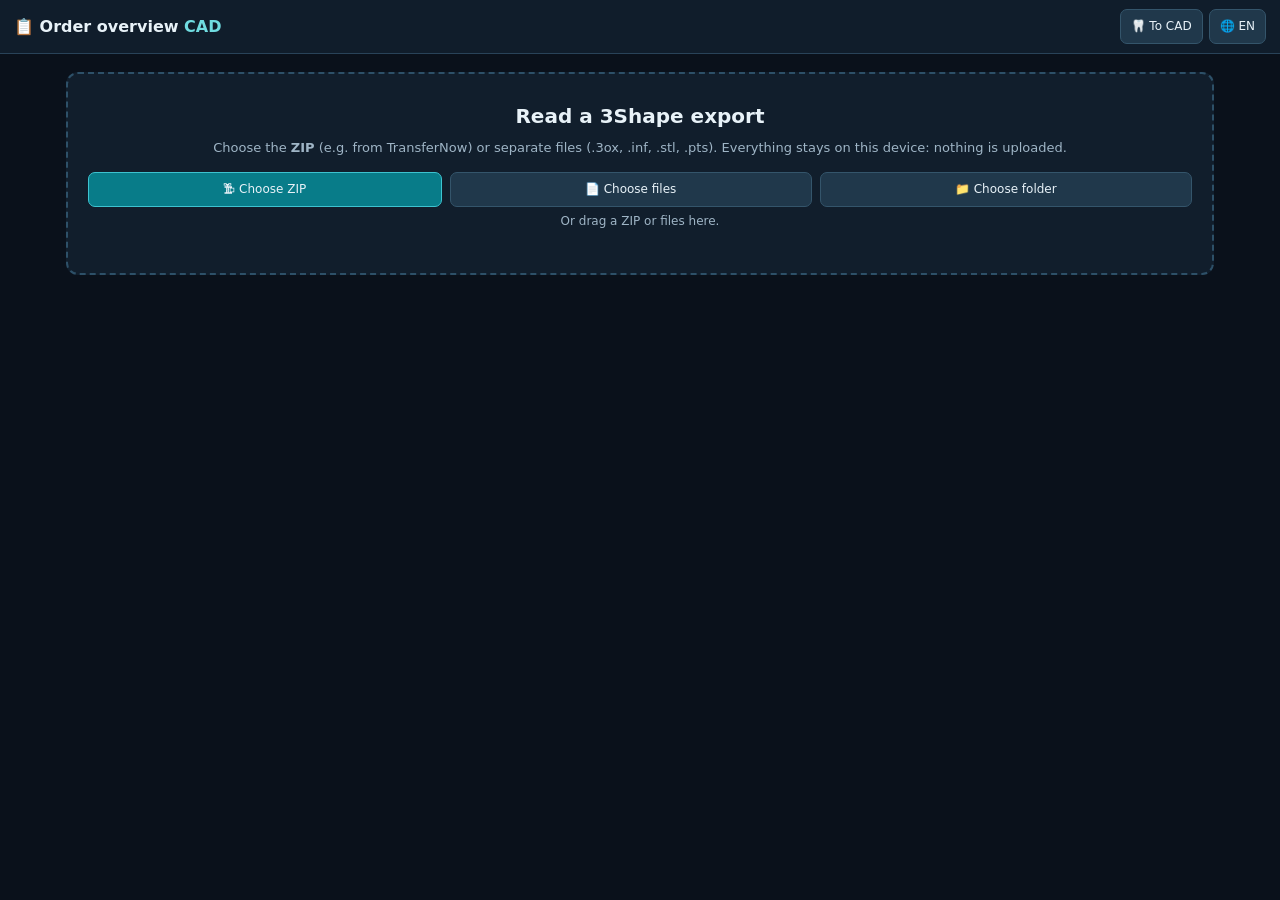
<file: orders.html>
<!doctype html>
<html lang="nl">
<head>
<meta charset="utf-8">
<meta name="viewport" content="width=device-width,initial-scale=1,viewport-fit=cover">
<title>Orderoverzicht · Digital Denture CAD</title>
<link rel="icon" href="data:image/svg+xml,%3Csvg xmlns=%22http://www.w3.org/2000/svg%22 viewBox=%220 0 100 100%22%3E%3Ctext y=%22.9em%22 font-size=%2290%22%3E📋%3C/text%3E%3C/svg%3E">
<script>
// v71: taal vooraf bepalen; bij een andere taal dan Nederlands de pagina even verbergen tot de vertaling staat (geen flits)
try { (function () { var l = localStorage.getItem('ddcad.lang'); if (!l) { var b = ((navigator.languages || [navigator.language || 'nl'])[0] || 'nl').slice(0, 2).toLowerCase(); l = b === 'nl' || b === 'de' ? b : 'en'; } window.ddcadBootLang = l; if (l !== 'nl') { document.documentElement.classList.add('i18n-wait'); setTimeout(function () { document.documentElement.classList.remove('i18n-wait'); }, 3000); } })(); } catch (e) { window.ddcadBootLang = 'nl'; }
</script>
<link rel="stylesheet" href="css/app.css">
<link rel="stylesheet" href="css/orders.css">
<script type="importmap">{ "imports": { "three": "./vendor/three.module.js?v=75.0", "./js/aes.js": "./js/aes.js?v=75.0", "./js/analysis.js": "./js/analysis.js?v=75.0", "./js/anatomy.js": "./js/anatomy.js?v=75.0", "./js/arrange.js": "./js/arrange.js?v=75.0", "./js/articulator.js": "./js/articulator.js?v=75.0", "./js/border.js": "./js/border.js?v=75.0", "./js/bvh.js": "./js/bvh.js?v=75.0", "./js/capsmooth.js": "./js/capsmooth.js?v=75.0", "./js/construct.js": "./js/construct.js?v=75.0", "./js/contacts.js": "./js/contacts.js?v=75.0", "./js/contour-edit.js": "./js/contour-edit.js?v=75.0", "./js/contour.js": "./js/contour.js?v=75.0", "./js/crowns.js": "./js/crowns.js?v=75.0", "./js/csg.js": "./js/csg.js?v=75.0", "./js/decimate.js": "./js/decimate.js?v=75.0", "./js/demo-dentate.js": "./js/demo-dentate.js?v=75.0", "./js/demo.js": "./js/demo.js?v=75.0", "./js/gingiva.js": "./js/gingiva.js?v=75.0", "./js/grind.js": "./js/grind.js?v=75.0", "./js/handoff.js": "./js/handoff.js?v=75.0", "./js/i18n-data.js": "./js/i18n-data.js?v=75.0", "./js/i18n.js": "./js/i18n.js?v=75.0", "./js/intaglio.js": "./js/intaglio.js?v=75.0", "./js/isofield.js": "./js/isofield.js?v=75.0", "./js/isosheet.js": "./js/isosheet.js?v=75.0", "./js/library.js": "./js/library.js?v=75.0", "./js/main.js": "./js/main.js?v=75.0", "./js/mesh.js": "./js/mesh.js?v=75.0", "./js/meshcheck.js": "./js/meshcheck.js?v=75.0", "./js/off.js": "./js/off.js?v=75.0", "./js/offset.js": "./js/offset.js?v=75.0", "./js/orders-ui.js": "./js/orders-ui.js?v=75.0", "./js/orders.js": "./js/orders.js?v=75.0", "./js/parts.js": "./js/parts.js?v=75.0", "./js/prep.js": "./js/prep.js?v=75.0", "./js/preview.js": "./js/preview.js?v=75.0", "./js/scan-edit.js": "./js/scan-edit.js?v=75.0", "./js/sculpt.js": "./js/sculpt.js?v=75.0", "./js/setup-tools.js": "./js/setup-tools.js?v=75.0", "./js/setup.js": "./js/setup.js?v=75.0", "./js/shell.js": "./js/shell.js?v=75.0", "./js/steps/contour-tools.js": "./js/steps/contour-tools.js?v=75.0", "./js/steps/handle-tools.js": "./js/steps/handle-tools.js?v=75.0", "./js/steps/scan-tools.js": "./js/steps/scan-tools.js?v=75.0", "./js/stl.js": "./js/stl.js?v=75.0", "./js/teeth.js": "./js/teeth.js?v=75.0", "./js/trim.js": "./js/trim.js?v=75.0", "./js/unzip.js": "./js/unzip.js?v=75.0", "./js/version.js": "./js/version.js?v=75.0", "./js/viewer.js": "./js/viewer.js?v=75.0", "./js/wax.js": "./js/wax.js?v=75.0", "./js/zip.js": "./js/zip.js?v=75.0", "./vendor/Line2.js": "./vendor/Line2.js?v=75.0", "./vendor/LineGeometry.js": "./vendor/LineGeometry.js?v=75.0", "./vendor/LineMaterial.js": "./vendor/LineMaterial.js?v=75.0", "./vendor/LineSegments2.js": "./vendor/LineSegments2.js?v=75.0", "./vendor/LineSegmentsGeometry.js": "./vendor/LineSegmentsGeometry.js?v=75.0", "./vendor/OrbitControls.js": "./vendor/OrbitControls.js?v=75.0", "./vendor/TransformControls.js": "./vendor/TransformControls.js?v=75.0", "./vendor/manifold.js": "./vendor/manifold.js?v=75.0", "./vendor/three-mesh-bvh.module.js": "./vendor/three-mesh-bvh.module.js?v=75.0", "./vendor/three.core.js": "./vendor/three.core.js?v=75.0", "./vendor/three.module.js": "./vendor/three.module.js?v=75.0" } }</script>
</head>
<body class="orders-page">
<header>
  <div class="brand">📋 Orderoverzicht <span>CAD</span></div>
  <div class="header-actions">
    <a class="btn" href="index.html" title="Terug naar het ontwerpprogramma">🦷 Naar CAD</a>
  </div>
</header>
<div class="op-wrap">
  <section id="drop" class="op-drop">
    <h1>3Shape-export inlezen</h1>
    <p>Kies de <b>ZIP</b> (bijv. van TransferNow) of losse bestanden (.3ox, .inf, .stl, .pts). Alles blijft op dit apparaat: er wordt niets geüpload.</p>
    <div class="actions">
      <label class="btn primary">🗜 ZIP kiezen<input id="pickZip" type="file" accept=".zip,application/zip" hidden></label>
      <label class="btn">📄 Bestanden kiezen<input id="pickFiles" type="file" multiple accept=".stl,.3ox,.inf,.pts" hidden></label>
      <label class="btn" id="pickDirLabel">📁 Map kiezen<input id="pickDir" type="file" webkitdirectory multiple hidden></label>
    </div>
    <p class="sub">Of sleep een ZIP of bestanden hierheen.</p>
    <div id="progress" class="op-progress hide"><div class="bar"><i></i></div><span></span></div>
  </section>

  <section id="report" class="hide">
    <div class="op-tiles" id="tiles"></div>
    <div class="op-toolbar">
      <div class="seg" role="tablist">
        <button data-filter="all" class="active">Alles</button><button data-filter="fout">Fouten</button><button data-filter="let op">Let op</button><button data-filter="late">Levering verstreken</button>
      </div>
      <input id="search" type="search" placeholder="Zoek patiënt of ordernummer…">
      <span class="grow"></span>
      <button id="exportCsv">↓ CSV</button>
      <button id="exportJson">↓ JSON</button>
      <button id="resetBtn">↺ Ander pakket</button>
    </div>
    <div id="patients" class="op-patients"></div>

    <h2>Printsimulatie</h2>
    <div class="op-sim-controls">
      <div class="field"><label for="simPrinter">Printer</label><select id="simPrinter"></select></div>
      <div class="field"><label for="simOrient">Oriëntatie lepels/beetplaten</label><select id="simOrient"><option value="auto" selected>Automatisch (kleinste footprint)</option><option value="rechtop">Rechtop op de hielen</option><option value="staand">Staand op de rand</option><option value="schuin">Schuin (~45°)</option><option value="plat">Plat</option></select></div>
      <div class="field"><label for="simLayer">Laagdikte (mm)</label><select id="simLayer"><option>0.05</option><option selected>0.1</option><option>0.2</option></select></div>
      <div class="field"><label for="simLayerSec">Seconden per laag</label><input id="simLayerSec" type="number" min="1" max="60" step="0.5" placeholder="standaard printer"></div>
      <div class="field"><label for="simResin">Hars €/liter</label><input id="simResin" type="number" min="0" step="5" value="150"></div>
      <div class="field"><label for="simUntil">Alleen levering t/m</label><input id="simUntil" type="date"></div>
    </div>
    <div id="simSummary" class="note"></div>
    <div id="simPlates" class="op-plates"></div>
    <p class="sub">Schatting: footprint op basis van de omhullende doos, supports als +35% hars, tijd = lagen × gemiddelde laagtijd van de printer. Gebruik je slicer voor de definitieve indeling.</p>

    <h2>Naamgeving</h2>
    <p class="sub" id="namingNote"></p>
    <div class="op-table-wrap"><table class="op-table" id="namingTable"><thead><tr><th>Huidige naam</th><th>Voorstel</th></tr></thead><tbody></tbody></table></div>
    <button id="copyNames">⧉ Kopieer als lijst</button>
  </section>
</div>
<div id="stlModal" class="op-modal hide" role="dialog" aria-modal="true" aria-labelledby="stlTitle">
  <div class="op-modal-box">
    <div class="op-modal-head"><b id="stlTitle"></b><button id="stlClose" aria-label="Sluiten">✕</button></div>
    <div id="stlView" class="op-modal-view"></div>
    <div id="stlInfo" class="sub"></div>
  </div>
</div>
<div id="toast" class="hide"></div>
<script type="module" src="js/orders-ui.js?v=75.0"></script>
</body>
</html>
</file>
<file: css/app.css>
:root {
  --bg: #0a111b; --surface: #111e2c; --surface2: #172839; --surface3: #1e3447; --line: #294359;
  --accent: #46c8d5; --accent-strong: #087c89; --ink: #e8f2f8; --muted: #9fb5c6; --warn: #f6c27a; --bad: #ff7b86; --good: #7fe0a0;
  --radius: 7px;
}
* { box-sizing: border-box; }
html, body { height: 100%; }
body { margin: 0; background: var(--bg); color: var(--ink); font: 13px/1.45 Inter, system-ui, -apple-system, "Segoe UI", sans-serif; overflow: hidden; }
button, input, select { font: inherit; color: inherit; }
button, .btn {
  display: inline-flex; align-items: center; justify-content: center; gap: 5px;
  background: #20384b; border: 1px solid #34556b; border-radius: var(--radius); padding: 8px 10px; cursor: pointer; font-size: 12px; white-space: nowrap; user-select: none;
}
button:hover:not(:disabled), .btn:hover { filter: brightness(1.15); }
button:disabled { opacity: .45; cursor: default; }
button.primary, .btn.primary, button[aria-pressed="true"], button.active { background: var(--accent-strong); border-color: #3dc3d0; }
button:focus-visible, .btn:focus-within, input:focus-visible, select:focus-visible { outline: 2px solid var(--accent); outline-offset: 1px; }
.hide { display: none !important; }

header { height: 54px; display: flex; align-items: center; justify-content: space-between; gap: 10px; padding: 0 14px; background: #101d2b; border-bottom: 1px solid var(--line); }
.brand { font-weight: 700; font-size: 16px; white-space: nowrap; }
.brand span { color: #70dce1; }
.header-actions { display: flex; gap: 6px; align-items: center; }
.badge { color: #72d5d9; font-size: 10px; border: 1px solid #26626d; border-radius: 12px; padding: 4px 9px; }

main { display: grid; grid-template-columns: 210px minmax(0, 1fr) 330px; height: calc(100dvh - 54px); }
aside { background: var(--surface); overflow-y: auto; padding: 14px 12px; }
#left { border-right: 1px solid var(--line); }
#right { border-left: 1px solid var(--line); padding: 16px 15px 40px; }
#left h2 { font-size: 11px; letter-spacing: .8px; text-transform: uppercase; color: #a7c0cf; margin: 2px 0 10px; }
#steps { list-style: none; margin: 0; padding: 0; }
.step { width: 100%; justify-content: flex-start; text-align: left; border: 0; border-left: 3px solid transparent; background: transparent; padding: 10px; margin: 1px 0; color: #b6cbd9; border-radius: 5px; }
.step:hover { background: #1d3547; }
.step.active { background: #163e4b; border-left-color: var(--accent); color: #eaffff; font-weight: 650; }
.step .dot { width: 16px; height: 16px; border-radius: 50%; border: 1px solid #4b6a80; display: inline-flex; align-items: center; justify-content: center; font-size: 10px; flex: none; }
.step.done .dot { background: #1f6b4a; border-color: #4fcf8a; color: #dfffe9; }
.fineprint { font-size: 11px; color: #7f98aa; margin-top: 16px; line-height: 1.5; }

.workspace { display: flex; flex-direction: column; min-width: 0; min-height: 0; background: #0c1723; }
.toolbar { display: flex; gap: 5px; flex-wrap: wrap; align-items: center; padding: 7px 9px; background: #142536; border-bottom: 1px solid var(--line); }
.toolbar.sub { background: #11303d; }
.toolbar.foot { border-bottom: 0; border-top: 1px solid var(--line); }
.toolbar button, .toolbar .btn { padding: 6px 9px; font-size: 11.5px; }
.sep { width: 1px; height: 22px; background: var(--line); margin: 0 3px; }
.layers { display: flex; gap: 4px; flex-wrap: wrap; }
.chip { display: inline-flex; gap: 4px; align-items: center; font-size: 11px; color: var(--muted); padding: 3px 7px; border: 1px solid #2b4a60; border-radius: 12px; cursor: pointer; }
.chip input { margin: 0; accent-color: var(--accent); }
.hint { color: #a9d8e0; font-size: 12px; padding: 0 4px; }
#contourStatus[data-error="true"] { color: var(--warn); }

#viewport { position: relative; flex: 1; min-height: 200px; background: radial-gradient(ellipse at center, #17283a, #08111c 75%); overflow: hidden; touch-action: none; }
#viewport canvas { display: block; position: absolute; inset: 0; outline: none; }
#viewport.drawing canvas { cursor: crosshair; }
#emptyHint { position: absolute; inset: 0; z-index: 2; display: flex; align-items: center; justify-content: center; color: #8ba8b8; font-size: 15px; pointer-events: none; text-align: center; padding: 20px; }
#modeChip { position: absolute; top: 10px; left: 50%; transform: translateX(-50%); z-index: 5; display: flex; align-items: center; gap: 8px; background: #0b3a45ee; border: 1px solid #3dc3d0; border-radius: 20px; padding: 5px 6px 5px 14px; font-size: 12px; box-shadow: 0 3px 12px #0006; }
#modeChip button { padding: 3px 8px; border-radius: 12px; }
#busy { position: absolute; inset: 0; z-index: 6; background: #07101acc; display: flex; flex-direction: column; align-items: center; justify-content: center; gap: 12px; font-size: 13px; }
.spinner { width: 34px; height: 34px; border: 3px solid #2b4a60; border-top-color: var(--accent); border-radius: 50%; animation: spin .8s linear infinite; }
@keyframes spin { to { transform: rotate(360deg); } }
#status { padding: 7px 12px; background: #102b37; border-top: 1px solid #285166; color: #bce6e8; font-size: 12px; min-height: 31px; }
#status.error { color: var(--warn); }

.panel { display: none; }
.panel.active { display: block; }
.panel h3 { font-size: 15px; margin: 0 0 12px; padding-bottom: 10px; border-bottom: 1px solid var(--line); color: #dff5fa; }
.panel h4 { font-size: 11px; letter-spacing: .6px; text-transform: uppercase; color: #8fc3cf; margin: 18px 0 8px; }
.field { margin: 9px 0; }
.field label { display: block; color: #adc5d3; font-size: 11.5px; margin-bottom: 4px; }
.field input, .field select { width: 100%; padding: 8px; border-radius: 6px; border: 1px solid #315168; background: #0d1c2b; }
.grid2 { display: grid; grid-template-columns: 1fr 1fr; gap: 0 10px; }
.row2, .row3 { display: grid; gap: 5px; }
.row2 { grid-template-columns: 45% 1fr; }
.row3 { grid-template-columns: repeat(3, 1fr); }
.row2 > *, .row3 > * { min-width: 0; width: 100%; padding: 8px; border-radius: 6px; border: 1px solid #315168; background: #0d1c2b; }
.check { display: flex; gap: 8px; align-items: center; margin: 8px 0; cursor: pointer; }
.check input { accent-color: var(--accent); width: 16px; height: 16px; }
.actions { display: flex; gap: 5px; flex-wrap: wrap; margin: 6px 0; }
.actions > * { flex: 1 1 auto; }
.wide { width: 100%; margin: 8px 0; padding: 10px; }
.note { padding: 9px 10px; background: #1a3041; border: 1px solid #28465b; border-radius: 8px; color: #b9cdd9; font-size: 12px; margin: 8px 0; }
.note:empty { display: none; }
.mono { white-space: pre-wrap; font: 11.5px/1.5 ui-monospace, SFMono-Regular, Menlo, monospace; }
.sub { font-size: 12px; color: #9cb6c8; margin: 5px 0; }
.result { margin: 6px 0; font-size: 12px; }
.result .ok { color: var(--good); }
.result .err { color: var(--warn); }
.result a.download, .parts-box a.download { display: inline-flex; margin: 6px 6px 0 0; padding: 7px 10px; border-radius: 7px; background: var(--accent-strong); color: white; text-decoration: none; font-weight: 600; }

#toothmap { margin: 6px 0; }
.toothrow { display: flex; gap: 3px; margin: 3px 0; }
.toothrow.split { margin-top: 8px; padding-top: 8px; border-top: 1px solid #38556a; }
.tooth { flex: 1; min-width: 0; padding: 7px 0; font-size: 10.5px; border-radius: 5px; background: #2b4b5d; }
.tooth.selected { background: #d28a36; color: #111d26; font-weight: 800; border-color: #ffcd78; }
.tooth:disabled { opacity: .22; }

.lm.r { color: #ff8c8c; } .lm.m { color: #ffd772; } .lm.l { color: #7dc4ff; }
.mk.b { color: #55d8f5; } .mk.s { color: #ff6877; } .mk.p { color: #ffce72; }
.toothlist { display: flex; flex-wrap: wrap; gap: 3px; margin: 6px 0; }
.toothlist button { padding: 5px 7px; font-size: 11px; min-width: 34px; }
.toothlist button.selected { background: #d28a36; color: #111d26; font-weight: 700; }
.nudge { display: grid; grid-template-columns: repeat(3, 1fr); gap: 4px; margin: 6px 0; }
.nudge button { padding: 6px 4px; font-size: 11px; }

.checks { list-style: none; padding: 0; margin: 8px 0; }
.checks li { padding: 7px 9px; border-radius: 6px; margin: 4px 0; background: #18303f; font-size: 12px; }
.checks li.ok::before { content: "✓ "; color: var(--good); }
.checks li.warn::before { content: "⚠ "; color: var(--warn); }
.checks li.info::before { content: "ℹ "; color: #8fd0ff; }
.outputs label.check.unavailable { opacity: .45; }

#toast { position: fixed; left: 50%; bottom: 22px; transform: translateX(-50%); z-index: 50; background: #0b3a45; border: 1px solid #3dc3d0; border-radius: 10px; padding: 10px 16px; max-width: min(560px, 92vw); box-shadow: 0 6px 22px #0008; font-size: 13px; }
#toast.error { background: #3d2a12; border-color: var(--warn); }
dialog { background: var(--surface2); color: var(--ink); border: 1px solid var(--line); border-radius: 12px; max-width: 520px; padding: 18px 20px; }
dialog::backdrop { background: #000a; }
.keys { width: 100%; border-collapse: collapse; font-size: 12.5px; }
.keys td { padding: 5px 4px; border-bottom: 1px solid #284257; vertical-align: top; }
.keys td:first-child { color: #9fe3ea; white-space: nowrap; padding-right: 12px; }

#mobileSteps { display: none; }
body.focus main { grid-template-columns: 0 minmax(0, 1fr) 0; }
body.focus #left, body.focus #right { visibility: hidden; padding: 0; border: 0; overflow: hidden; }

@media (max-width: 1100px) and (min-width: 851px) { main { grid-template-columns: 170px minmax(0, 1fr) 290px; } .badge { display: none; } }
@media (max-width: 850px) {
  body { overflow: auto; }
  header { height: auto; min-height: 50px; padding: 6px 10px; flex-wrap: wrap; }
  .brand { font-size: 14px; }
  .badge { display: none; }
  .header-actions button, .header-actions .btn { padding: 7px 9px; }
  #mobileSteps { display: flex; gap: 4px; overflow-x: auto; padding: 6px; background: #132536; border-bottom: 1px solid var(--line); position: sticky; top: 0; z-index: 20; scrollbar-width: none; }
  #mobileSteps .step { width: auto; flex: none; padding: 7px 10px; font-size: 11.5px; border-left: 0; border-bottom: 2px solid transparent; }
  #mobileSteps .step.active { border-bottom-color: var(--accent); }
  main { display: flex; flex-direction: column; height: auto; }
  #left { display: none; }
  .workspace { min-height: auto; }
  #viewport { height: 52dvh; min-height: 300px; flex: none; }
  .toolbar { flex-wrap: nowrap; overflow-x: auto; scrollbar-width: none; }
  .toolbar .layers { flex-wrap: nowrap; }
  #right { border: 0; padding: 14px 12px 60px; overflow: visible; }
  body.focus #viewport { height: 78dvh; }
  body.focus #right { display: none; }
  .field input, .field select, .row2 > *, .row3 > * { font-size: 16px; }
  button { padding: 9px 11px; }
}
header a.btn { color: inherit; text-decoration: none; }

.tool-grid { display: grid; grid-template-columns: 1fr 1fr; gap: 6px; }
.tool-grid button:last-child { grid-column: span 2; }
input[type=range] { width: 100%; accent-color: var(--accent); }
.legend { display: flex; flex-wrap: wrap; gap: 6px; margin: 8px 0; font-size: 11px; }
.legend span { padding: 3px 8px; border-radius: 10px; }
.legend .l-bad { background: #f2546180; } .legend .l-warn { background: #f7b84d80; } .legend .l-ok { background: #45c78c80; } .legend .l-lock { background: #8c9eae80; }
#viewport.drawing canvas { cursor: crosshair; }

.outputs .check .grow { flex: 1; }
button.mini { padding: 3px 7px; font-size: 12px; }
.note-inline:not(:empty) { background: var(--surface2); border-radius: var(--radius); padding: 8px 10px; margin: 8px 0; font-size: 12px; }

.legend .z1 { background: #45c07380; } .legend .z2 { background: #9ed98c80; } .legend .z3 { background: #ee546180; } .legend .z4 { background: #5480f280; } .legend .z5 { background: #f7c04d80; }
input.tiny { width: 58px; padding: 3px 5px; display: inline-block; margin: 0 2px; }
.check.inline { display: inline-flex; margin: 0 0 0 8px; }
details summary { cursor: pointer; margin: 10px 0 4px; color: #8fc3cf; font-weight: 600; }

/* lagenpaneel */
.layers-panel { position: relative; font-size: 12px; color: var(--muted); }
.layers-panel summary { cursor: pointer; padding: 4px 8px; border: 1px solid #2b4a60; border-radius: 12px; list-style: none; user-select: none; }
.layers-panel[open] summary { color: var(--text, #e8f1f6); }
.layers-panel[open] > .layer-row:first-of-type { margin-top: 6px; }
.layers-panel .layer-row { display: flex; align-items: center; gap: 8px; padding: 2px 4px; }
.layers-panel .layer-row label { display: inline-flex; align-items: center; gap: 4px; min-width: 92px; cursor: pointer; }
.layers-panel input[type=range] { width: 110px; accent-color: var(--accent); }
.layers-panel { position: absolute; right: 8px; top: 8px; z-index: 6; background: rgba(13, 24, 34, .9); border-radius: 10px; }
.layers-panel[open] { border: 1px solid #2b4a60; padding: 4px 8px 6px; }
.layers-panel[open] summary { border: 0; padding: 2px 4px; }
.wtool[aria-pressed=true], #waxEdit[aria-pressed=true] { outline: 2px solid var(--accent); }
.inline-field { display: inline-flex; align-items: center; gap: 4px; font-size: 12px; color: var(--muted); }
.inline-field input { width: 52px; }
/* v65: opstelgereedschap */
.seg { display: flex; gap: 0; margin: 6px 0; border-radius: 8px; overflow: hidden; border: 1px solid #38556a; }
.seg button { flex: 1; border-radius: 0; border: 0; border-right: 1px solid #38556a; padding: 8px 4px; font-size: 12px; }
.seg button:last-child { border-right: 0; }
.morph { display: grid; grid-template-columns: auto 44px 44px auto 44px 44px; gap: 4px 6px; align-items: center; margin: 6px 0; font-size: 12px; }
.morph button { padding: 7px 0; touch-action: manipulation; }
.libbox { margin: 8px 0; padding: 6px 8px; border: 1px solid #38556a; border-radius: 8px; }
.libbox summary, #placeBox summary { cursor: pointer; font-weight: 600; padding: 4px 0; }
label.button { display: inline-flex; justify-content: center; align-items: center; padding: 8px 10px; border-radius: 7px; border: 1px solid #3a5a6f; background: #24404f; cursor: pointer; }
label.button.primary { background: var(--accent-strong); border-color: #3dc3d0; }
.liblist .librow { display: flex; align-items: center; gap: 6px; padding: 4px 0; border-bottom: 1px solid #2a4556; font-size: 12px; }
.liblist .grow { flex: 1; }
.placelist .placerow { flex-wrap: nowrap; }
.placelist .tooth.placed { background: #3b6e4f; }
.placelist .tooth[aria-pressed="true"] { background: #d28a36; color: #111d26; font-weight: 800; }
.mono { font-family: ui-monospace, Menlo, monospace; font-size: 11px; }
#viewport canvas { touch-action: none; }

/* v65.1: stappen van een ander werkstuk gedimd (aantikken kiest dat werkstuk) */
.step.otherwork { opacity: .55; }
.step.otherwork:hover, .step.otherwork:focus-visible { opacity: 1; }

/* opstartcontrole */
#bootError { position: fixed; z-index: 9999; left: 0; right: 0; top: 0; padding: 12px 16px; background: #7a1d1d; color: #fff; font-size: 14px; line-height: 1.4; box-shadow: 0 4px 20px #0008; }
#bootError code { background: #0003; padding: 1px 4px; border-radius: 4px; }

/* scanbewerking: overlay voor lasso en penseel */
.scanedit-overlay { position: absolute; inset: 0; width: 100%; height: 100%; pointer-events: none; display: none; z-index: 4; }
.scanedit-overlay.on { display: block; }

/* bovenbalk: stap terug/vooruit en ongedaan maken */
.stepnav { display: flex; align-items: center; gap: 6px; margin: 0 auto; }
.stepnav button { min-width: 40px; padding: 6px 10px; }
.stepnav button:disabled { opacity: .35; }
.stepnav .hdrstep { font-size: 13px; color: #b9d3e3; min-width: 120px; text-align: center; white-space: nowrap; overflow: hidden; text-overflow: ellipsis; max-width: 200px; }
.stepnav .sep { width: 1px; height: 22px; background: #3a5a6f; margin: 0 4px; }
@media (max-width: 760px) { .stepnav .lbl, .stepnav .hdrstep { display: none; } .stepnav { gap: 4px; } .badge { display: none; } }
/* v67: vergrootglas boven de vinger bij tekenen/slepen van de omtrek */
.loupe { position: absolute; width: 136px; height: 136px; border-radius: 50%; border: 2px solid rgba(255,255,255,.9); box-shadow: 0 6px 18px rgba(0,0,0,.55); pointer-events: none; z-index: 7; }
.loupe.hide { display: none; }
.result .warn { color: #ffd166; }
/* v67: omtrekbalk — aanwijzing altijd op een eigen regel (op de telefoon niet meer een smalle, hoge kolom) */
#contourBar { flex-wrap: wrap; }
#contourBar #contourStatus { flex: 1 0 100%; line-height: 1.35; }
@media (max-width: 850px) {
  #contourBar { overflow-x: visible; }
  #contourBar button { padding: 8px 10px; }
  #modeChip { max-width: calc(100% - 110px); font-size: 11.5px; }
}
/* v67: veilige randen (notch/statusbalk) bij viewport-fit=cover, o.a. in de Claude-app en op iPhone */
header { padding-left: max(14px, env(safe-area-inset-left)); padding-right: max(14px, env(safe-area-inset-right)); }
@media (max-width: 850px) {
  header { padding: max(6px, env(safe-area-inset-top)) max(10px, env(safe-area-inset-right)) 6px max(10px, env(safe-area-inset-left)); }
  #right { padding-bottom: calc(60px + env(safe-area-inset-bottom)); }
}

/* v71: taalkeuze rechtsboven */
.langpick { position: relative; }
.langmenu { position: absolute; right: 0; top: calc(100% + 6px); z-index: 60; display: flex; flex-direction: column; gap: 2px; min-width: 160px; padding: 5px; background: var(--surface2); border: 1px solid var(--line); border-radius: 10px; box-shadow: 0 10px 28px rgba(0, 0, 0, .45); }
.langmenu[hidden] { display: none; }
.langmenu button { justify-content: flex-start; background: transparent; border: 0; padding: 9px 10px; font-size: 13px; }
.langmenu button:hover { background: var(--surface3); filter: none; }
.langmenu button[aria-checked="true"] { background: rgba(70, 200, 213, .16); }
.langmenu b { display: inline-block; min-width: 2.2em; color: var(--accent); }
.i18n-wait body { visibility: hidden; }
@media (max-width: 850px) {
  /* langere Duitse/Engelse knoppen: iets compacter, en desnoods naar een tweede regel (taalknop altijd zichtbaar) */
  .header-actions { flex-wrap: wrap; justify-content: flex-end; gap: 4px; }
  .header-actions > button, .header-actions > .btn, .langpick > button { padding: 7px 7px; }
}

/* v72: ↶ ↷ altijd bij de hand, linksonder op het 3D-beeld */
.vundo { position: absolute; left: 10px; bottom: 10px; z-index: 6; display: flex; gap: 6px; }
.vundo button { width: 44px; height: 44px; padding: 0; font-size: 20px; border-radius: 50%; background: #13283acc; border-color: #3a6580; box-shadow: 0 3px 10px #0006; }
.vundo button:active { background: var(--accent-strong); }

/* v72: 3D-voorbeeld van het STL-bestand */
.pv-modal { position: fixed; inset: 4vh 4vw; z-index: 80; display: flex; flex-direction: column; background: var(--surface); border: 1px solid var(--line); border-radius: 14px; box-shadow: 0 20px 60px #000a; overflow: hidden; }
.pv-head { display: flex; align-items: center; gap: 10px; padding: 8px 10px 8px 14px; border-bottom: 1px solid var(--line); }
.pv-head b { white-space: nowrap; }
.pv-head .pv-file { flex: 1; min-width: 0; background: var(--surface2); border: 1px solid var(--line); border-radius: var(--radius); padding: 6px 8px; }
.pv-close { width: 40px; height: 36px; padding: 0; font-size: 16px; }
.pv-view { position: relative; flex: 1; min-height: 200px; background: radial-gradient(ellipse at center, #17283a, #08111c 75%); touch-action: none; }
.pv-view canvas { position: absolute; inset: 0; }
.pv-info { padding: 8px 14px 0; font-size: 12.5px; color: var(--muted); }
.pv-info .ok { color: var(--good); } .pv-info .warn { color: var(--warn); }
.pv-tools { display: flex; flex-wrap: wrap; align-items: center; gap: 8px 14px; padding: 8px 14px 12px; }
.pv-tools .actions { margin-left: auto; display: flex; gap: 6px; }
.pv-cutl { display: inline-flex; align-items: center; gap: 6px; font-size: 12px; color: var(--muted); }
.pv-cutl input { width: 140px; accent-color: var(--accent); }
@media (max-width: 850px) {
  .pv-modal { inset: 0; border-radius: 0; padding-top: env(safe-area-inset-top); padding-bottom: env(safe-area-inset-bottom); }
  .pv-tools .actions { margin-left: 0; width: 100%; } .pv-tools .actions button { flex: 1; }
}

/* v72: losse onderdelen (steg) */
.parts-box { border: 1px solid #4a6378; border-radius: 10px; padding: 8px 10px; margin: 8px 0; background: #16242f; }
.parts-box h4 { margin: 2px 0 4px; }
.part-row { margin: 8px 0 4px; }
.part-row .part-title { display: flex; justify-content: space-between; align-items: baseline; gap: 8px; flex-wrap: wrap; }
.part-row .part-title b { font-size: 13px; }
.part-row .part-title .sub { margin: 0; }
</file>
<file: css/orders.css>
body.orders-page { overflow: auto; height: auto; min-height: 100%; }
.orders-page header { position: sticky; top: 0; z-index: 5; }
.orders-page a.btn { color: inherit; text-decoration: none; }
.op-wrap { max-width: 1180px; margin: 0 auto; padding: 18px 16px 60px; }
.op-wrap h2 { font-size: 15px; margin: 28px 0 10px; padding-bottom: 8px; border-bottom: 1px solid var(--line); color: #dff5fa; }
.op-drop { border: 2px dashed #2d5068; border-radius: 12px; padding: 28px 20px; text-align: center; background: var(--surface); }
.op-drop.over { border-color: var(--accent); background: #13293a; }
.op-drop h1 { font-size: 20px; margin: 0 0 8px; }
.op-drop p { color: var(--muted); margin: 6px 0 14px; }
.op-drop .actions { display: flex; flex-wrap: wrap; justify-content: center; gap: 8px; }
.sub { color: var(--muted); font-size: 12px; }
.note { background: var(--surface2); border-radius: var(--radius); padding: 10px 12px; margin: 10px 0; }
.op-progress { margin: 16px auto 0; max-width: 520px; text-align: left; }
.op-progress .bar { height: 8px; background: #19303f; border-radius: 4px; overflow: hidden; }
.op-progress i { display: block; height: 100%; width: 0; background: var(--accent); transition: width .15s; }
.op-progress span { display: block; font-size: 12px; color: var(--muted); margin-top: 6px; overflow: hidden; text-overflow: ellipsis; white-space: nowrap; }
.op-tiles { display: grid; grid-template-columns: repeat(auto-fit, minmax(140px, 1fr)); gap: 10px; margin-bottom: 14px; }
.op-tile { background: var(--surface); border: 1px solid var(--line); border-radius: 10px; padding: 12px 14px; }
.op-tile b { display: block; font-size: 24px; font-variant-numeric: tabular-nums; }
.op-tile span { color: var(--muted); font-size: 12px; }
.op-tile.bad b { color: var(--bad); } .op-tile.warn b { color: var(--warn); } .op-tile.good b { color: var(--good); }
.op-toolbar { display: flex; flex-wrap: wrap; gap: 8px; align-items: center; margin: 6px 0 12px; position: sticky; top: 54px; background: var(--bg); padding: 8px 0; z-index: 4; }
.op-toolbar .grow { flex: 1; }
.op-toolbar input[type=search] { background: var(--surface2); border: 1px solid var(--line); border-radius: var(--radius); padding: 8px 10px; min-width: 200px; flex: 1 1 200px; max-width: 320px; }
.seg { display: inline-flex; border: 1px solid #34556b; border-radius: var(--radius); overflow: hidden; }
.seg button { border: 0; border-radius: 0; border-right: 1px solid #34556b; }
.seg button:last-child { border-right: 0; }
.op-patients { display: grid; gap: 10px; }
.op-patient { background: var(--surface); border: 1px solid var(--line); border-radius: 10px; overflow: hidden; }
.op-patient > .head { display: flex; flex-wrap: wrap; gap: 8px; align-items: baseline; padding: 10px 14px; background: var(--surface2); }
.op-patient > .head .nr { font-variant-numeric: tabular-nums; color: var(--accent); font-weight: 700; }
.op-patient > .head .name { font-weight: 700; font-size: 14px; }
.op-patient > .head .meta { color: var(--muted); font-size: 12px; margin-left: auto; }
.op-order { padding: 10px 14px; border-top: 1px solid #1d3346; }
.op-order .line { display: flex; flex-wrap: wrap; gap: 6px 10px; align-items: center; }
.op-order .file { font-family: ui-monospace, Menlo, monospace; font-size: 11.5px; color: #cfe3ee; word-break: break-all; }
.chip { display: inline-block; font-size: 11px; padding: 2px 8px; border-radius: 10px; background: #1f3a4d; border: 1px solid #2f5268; white-space: nowrap; }
.chip.jaw { background: #22324a; } .chip.late { background: #4a2a2e; border-color: #7a3a42; color: #ffc3c8; }
.chip.ok { color: var(--good); } .chip.p-lepel { background: #1d3b3f; } .chip.p-beetplaat { background: #2b2f4a; } .chip.p-beetwal { background: #3b2f45; } .chip.p-copydenture { background: #403a24; } .chip.p-provisorium { background: #3f2a2a; }
.op-order .stls { margin: 6px 0 0; display: grid; gap: 4px; }
.op-order .stl { display: flex; flex-wrap: wrap; gap: 6px 10px; align-items: center; font-size: 12px; color: var(--muted); }
.op-order .stl button { padding: 4px 8px; font-size: 11px; }
.issues { list-style: none; margin: 6px 0 0; padding: 0; }
.issues li { font-size: 12px; padding: 4px 8px; border-radius: 6px; margin: 3px 0; background: #18303f; }
.issues li.fout { background: #3a1f26; color: #ffd0d5; } .issues li.fout::before { content: "✖ "; color: var(--bad); }
.issues li.letop { background: #3a3220; color: #ffe7c0; } .issues li.letop::before { content: "⚠ "; color: var(--warn); }
.issues li.info::before { content: "ℹ "; color: #8fd0ff; }
.op-sim-controls { display: grid; grid-template-columns: repeat(auto-fit, minmax(170px, 1fr)); gap: 10px; }
.op-sim-controls .field label { display: block; font-size: 11px; color: var(--muted); margin-bottom: 4px; }
.op-sim-controls select, .op-sim-controls input { width: 100%; background: var(--surface2); border: 1px solid var(--line); border-radius: var(--radius); padding: 7px 8px; }
.op-plates { display: grid; grid-template-columns: repeat(auto-fill, minmax(280px, 1fr)); gap: 12px; margin: 10px 0; }
.op-plate { background: var(--surface); border: 1px solid var(--line); border-radius: 10px; padding: 10px; }
.op-plate h3 { font-size: 13px; margin: 0 0 6px; display: flex; justify-content: space-between; }
.op-plate h3 span { color: var(--muted); font-weight: 400; font-size: 12px; }
.op-plate svg { width: 100%; height: auto; display: block; background: #0c1925; border-radius: 6px; }
.op-plate ul { margin: 6px 0 0; padding-left: 16px; font-size: 11.5px; color: var(--muted); }
.op-table-wrap { overflow-x: auto; }
.op-table { width: 100%; border-collapse: collapse; font-size: 12px; }
.op-table th, .op-table td { text-align: left; padding: 6px 8px; border-bottom: 1px solid #1d3346; }
.op-table td { font-family: ui-monospace, Menlo, monospace; }
.op-table tr.same td:last-child { color: var(--muted); }
#toast { position: fixed; left: 50%; bottom: 20px; transform: translateX(-50%); background: #1c3a4e; border: 1px solid var(--accent); padding: 10px 14px; border-radius: 8px; z-index: 20; }
#toast.error { border-color: var(--bad); }
@media (max-width: 600px) { .op-toolbar { position: static; } .op-toolbar .grow { display: none; } .op-toolbar input[type=search] { max-width: none; flex-basis: 100%; } .op-patient > .head .meta { margin-left: 0; width: 100%; } }

.op-modal { position: fixed; inset: 0; background: #000a; z-index: 30; display: flex; align-items: center; justify-content: center; padding: 12px; }
.op-modal-box { background: var(--surface); border: 1px solid var(--line); border-radius: 12px; width: min(900px, 100%); height: min(720px, 92dvh); display: flex; flex-direction: column; padding: 10px; gap: 8px; }
.op-modal-head { display: flex; justify-content: space-between; align-items: center; gap: 8px; font-size: 13px; word-break: break-all; }
.op-modal-view { flex: 1; min-height: 0; border-radius: 8px; overflow: hidden; background: radial-gradient(circle at 50% 40%, #1b3043, #0a131d); touch-action: none; }
.op-modal-view canvas { display: block; width: 100%; height: 100%; }
</file>
